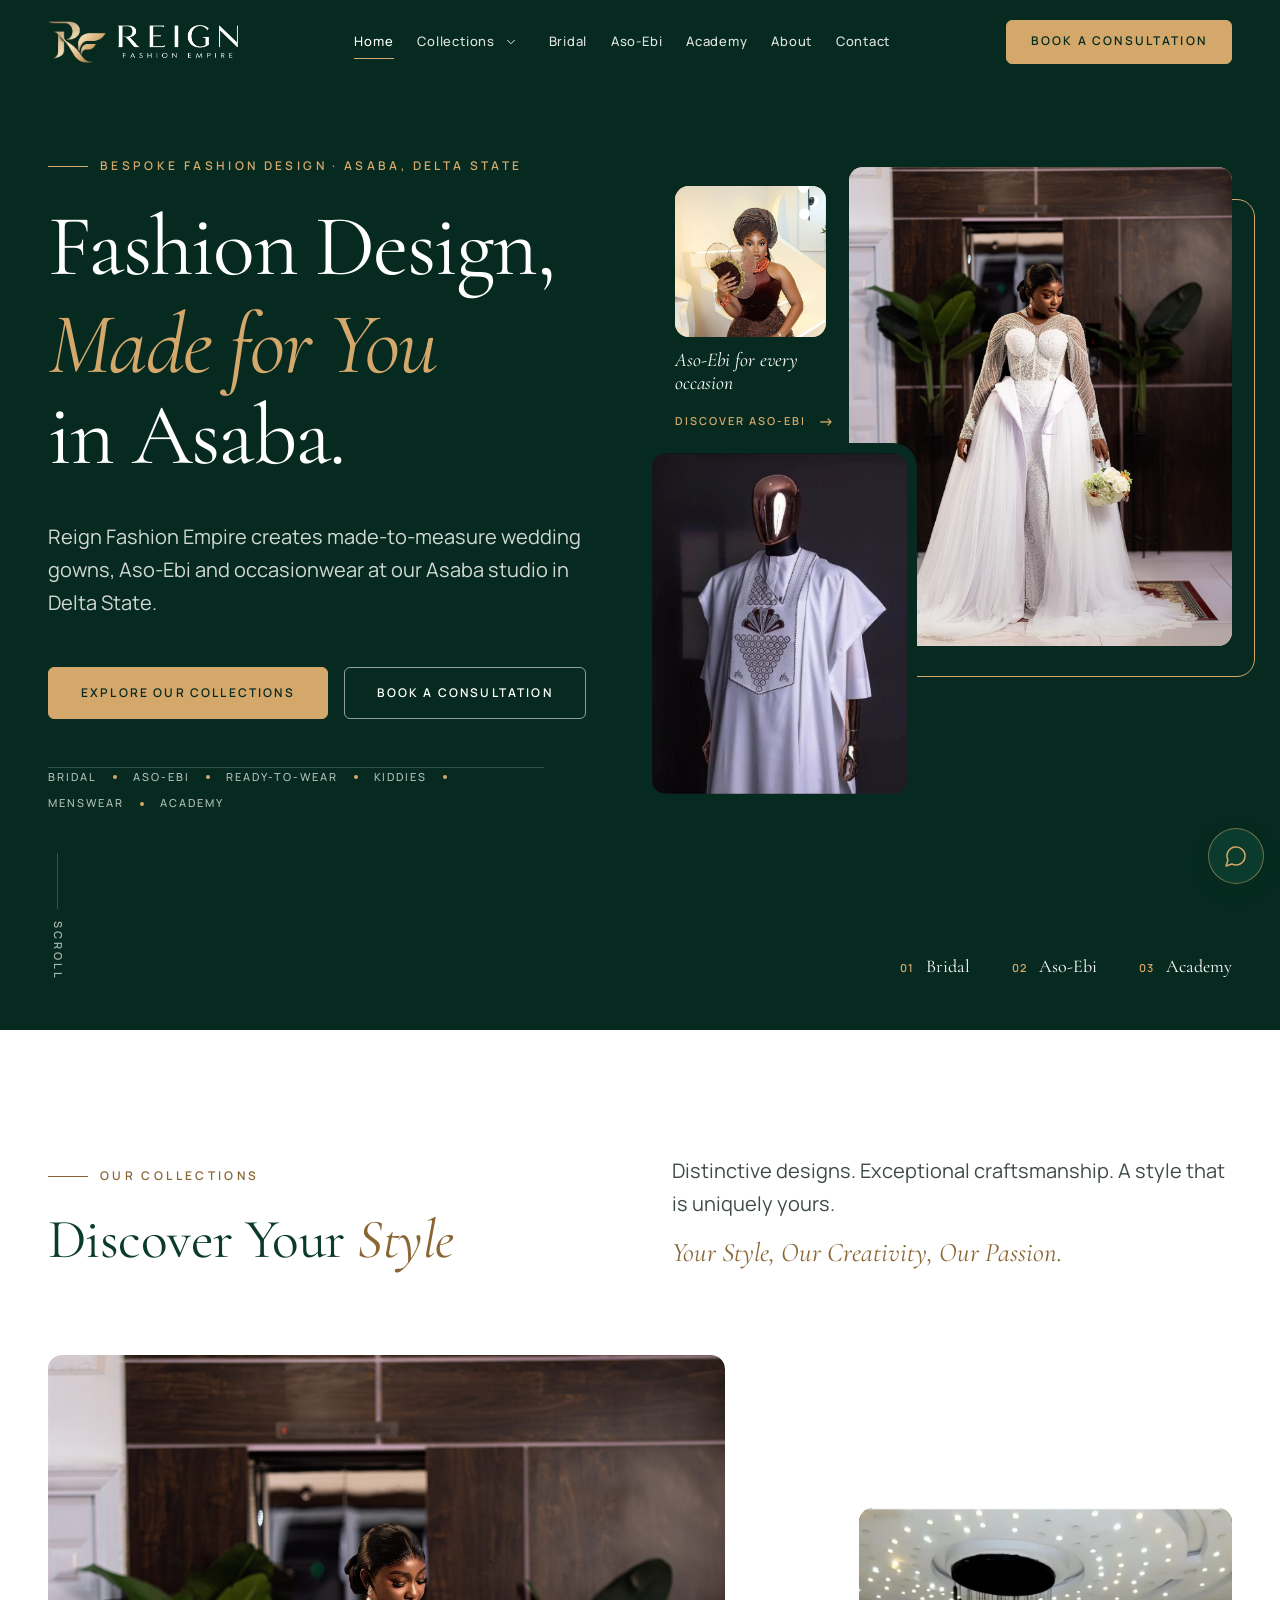
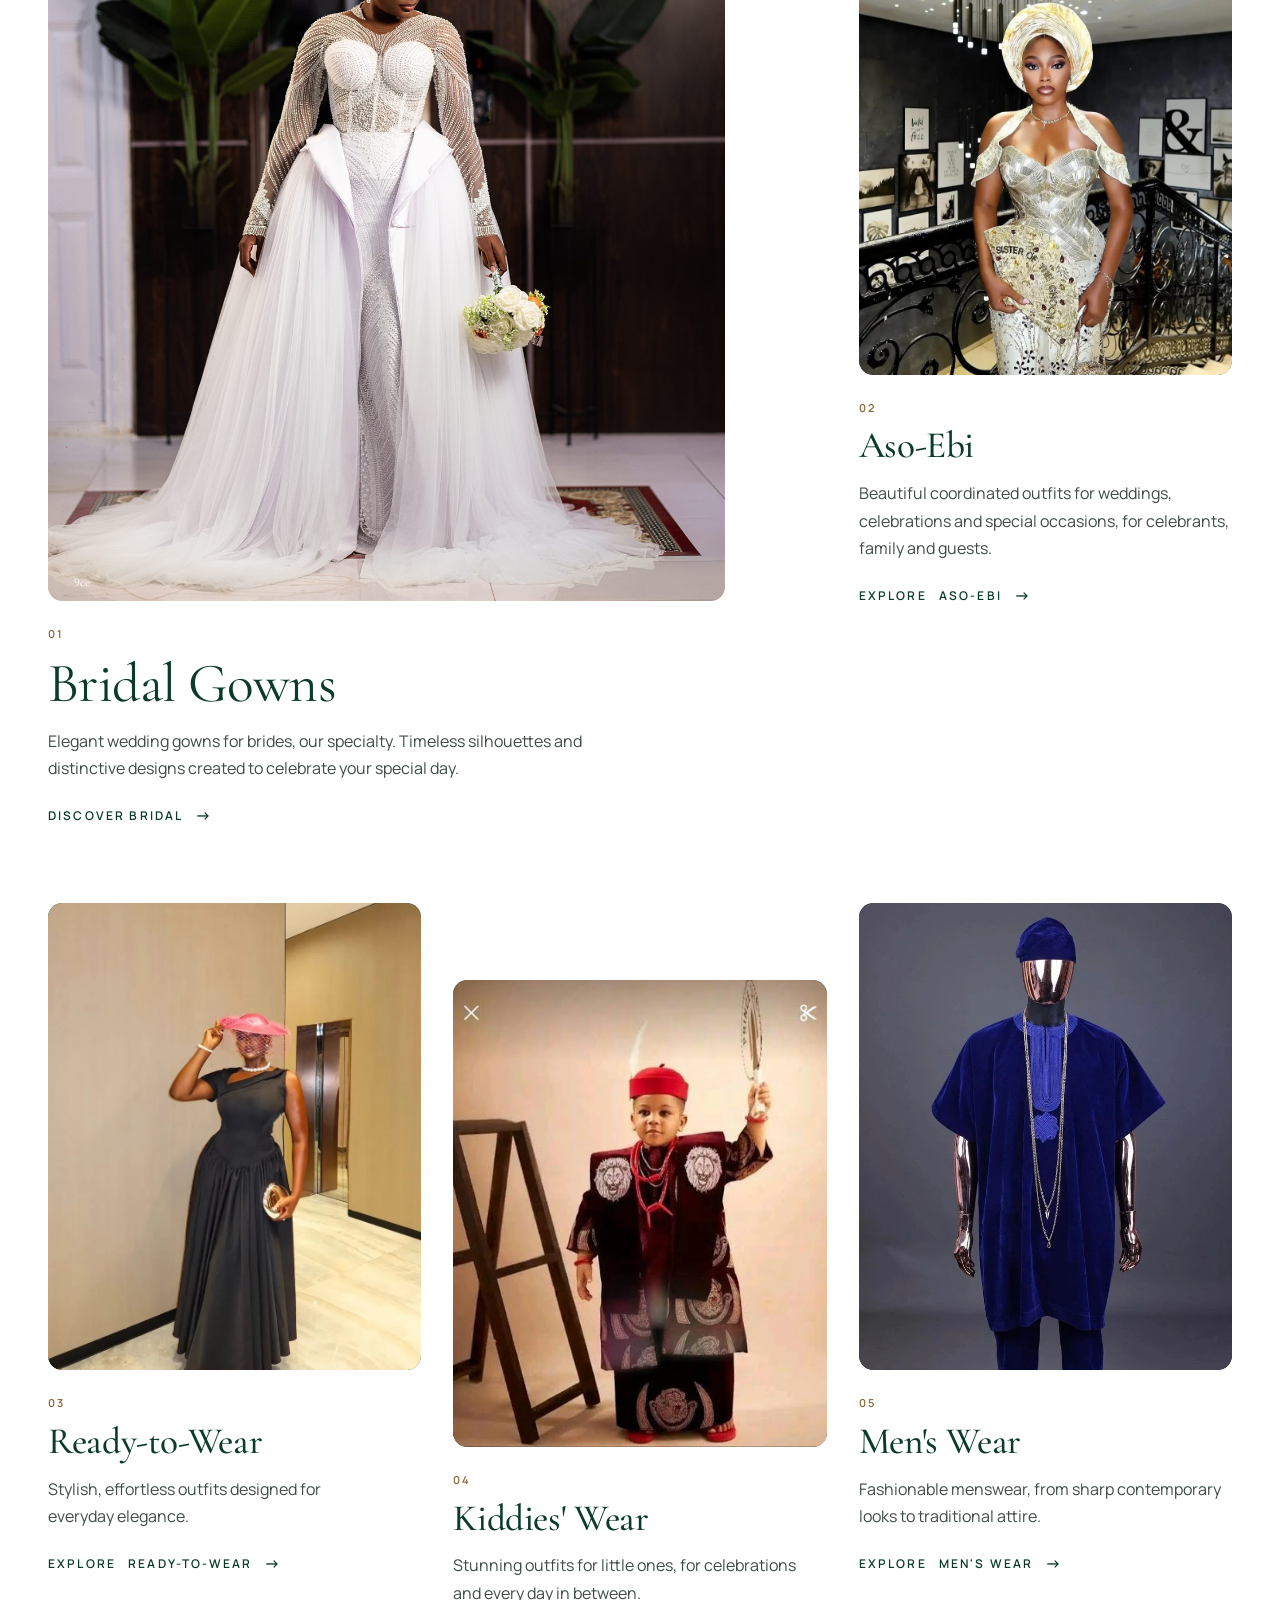
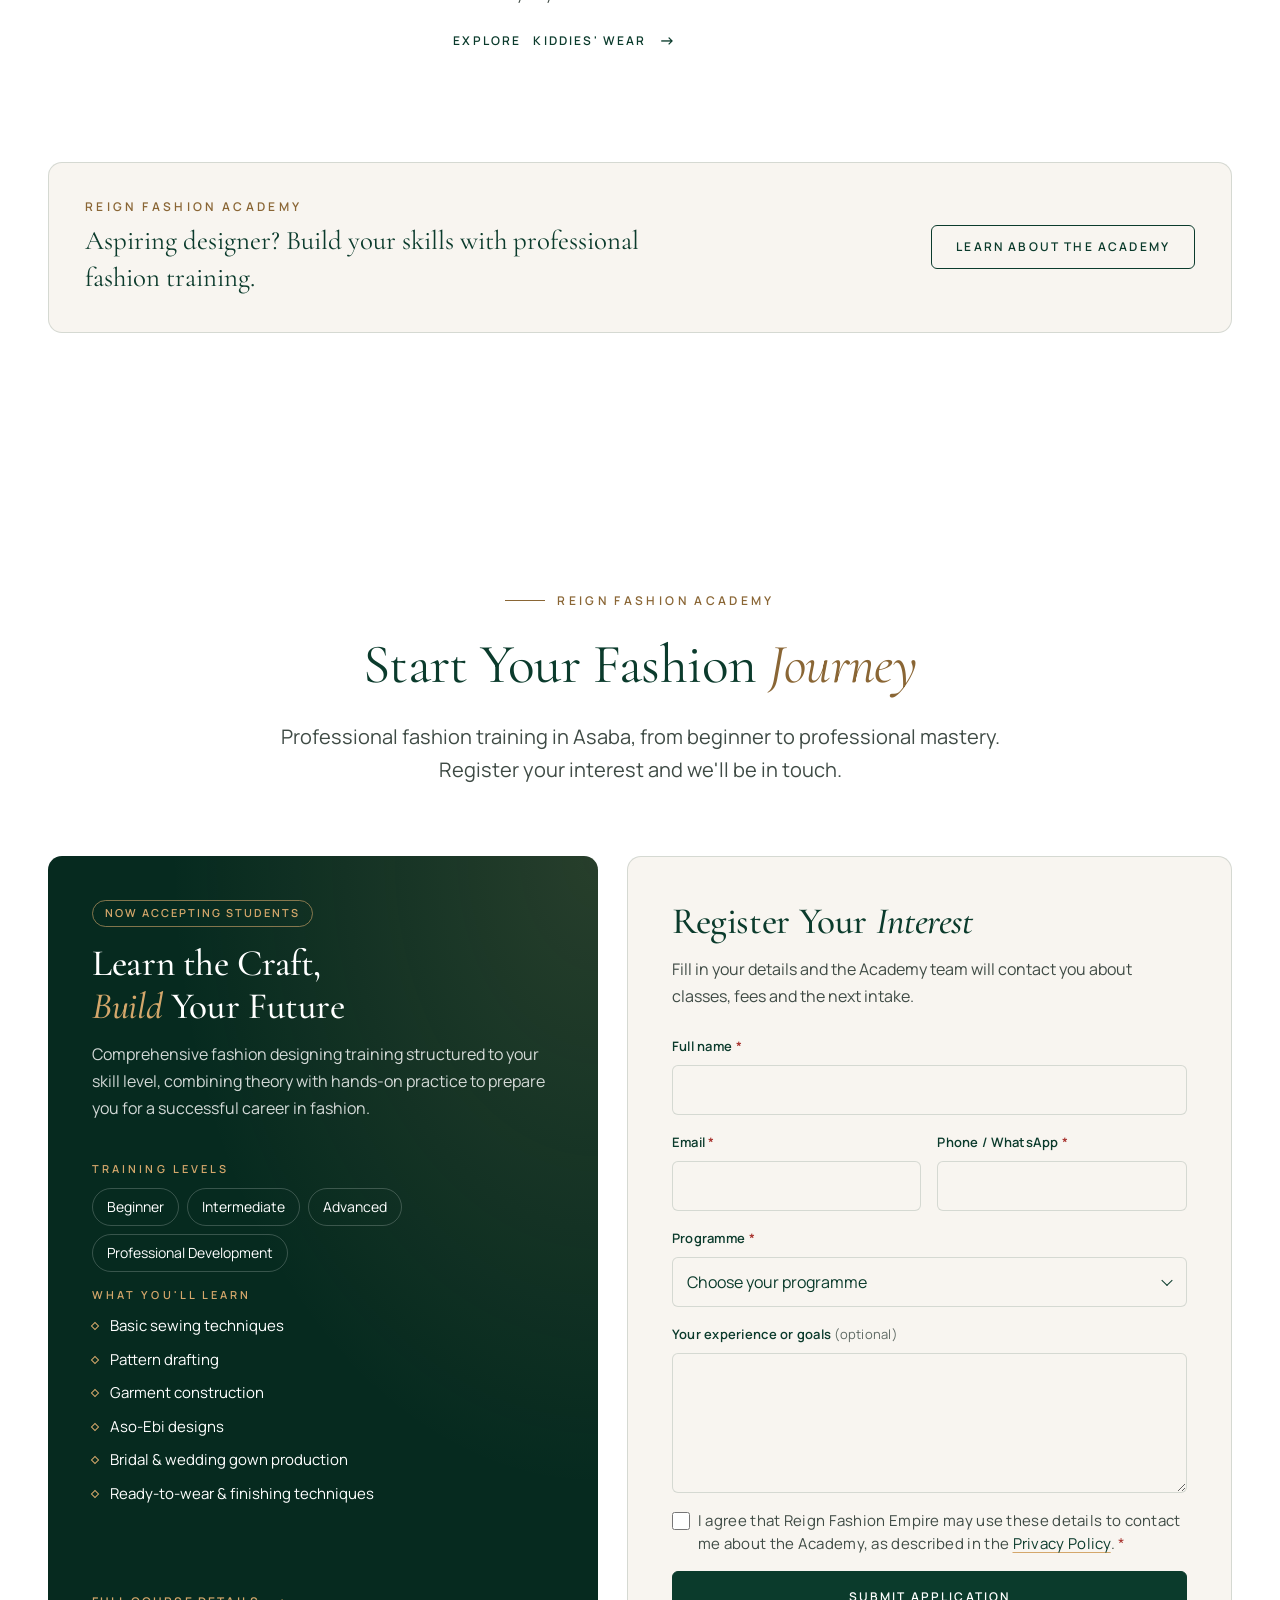
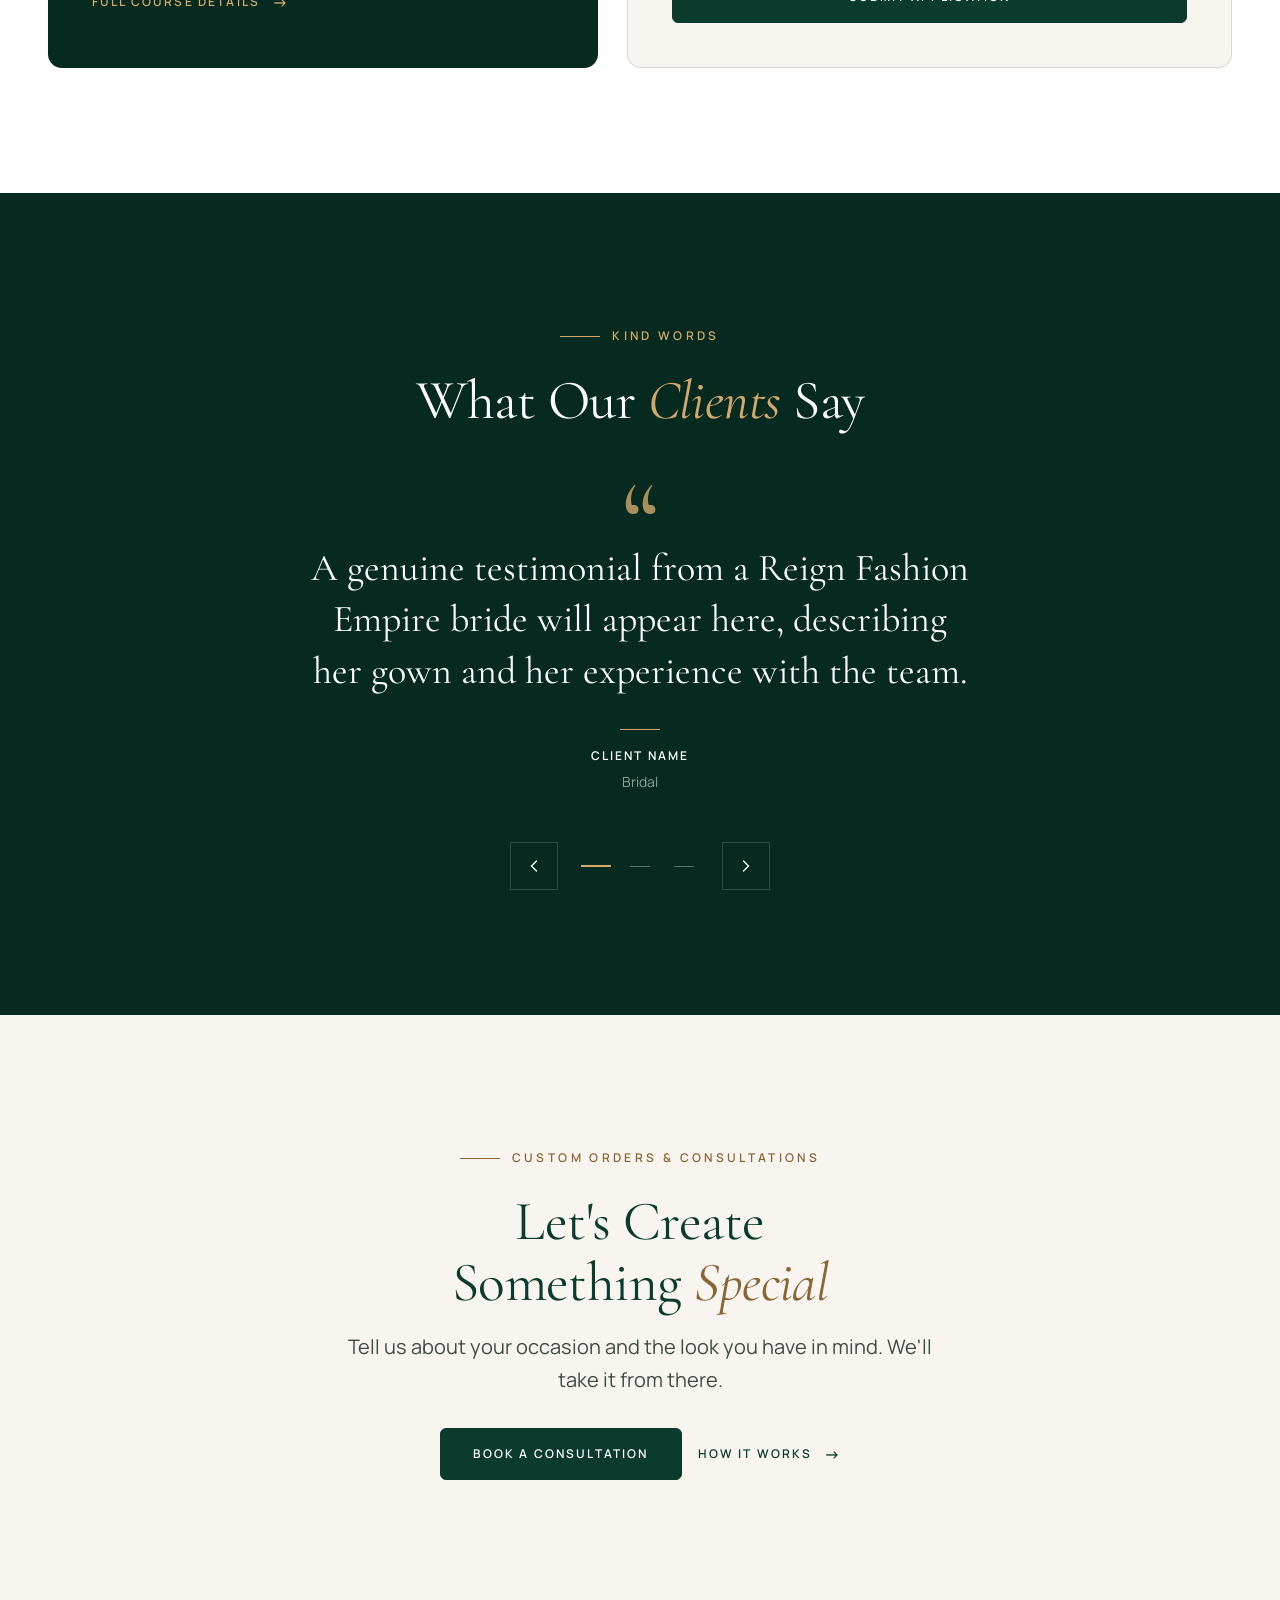
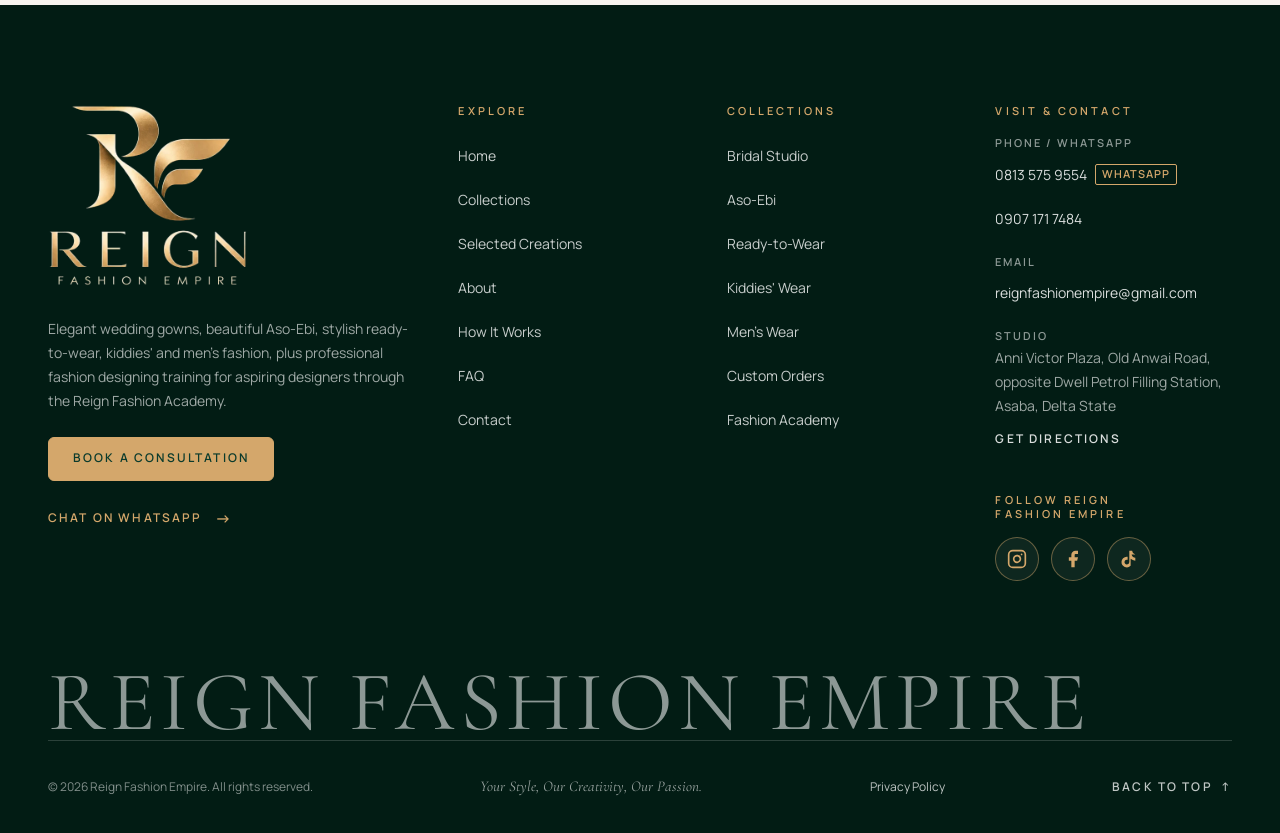
<file: index.html>
<!DOCTYPE html>
<html lang="en">
<head>
  <meta charset="UTF-8">
  <meta name="viewport" content="width=device-width, initial-scale=1">

  <title>Fashion Designer in Asaba | Reign Fashion Empire</title>
  <meta name="description" content="Reign Fashion Empire creates bespoke wedding gowns, Aso-Ebi and made-to-measure fashion in Asaba, Delta State. Explore our designs and book a consultation.">
  <meta name="keywords" content="Reignfashionempire, Reign Fashion Empire, Reign Fashion, fashion designing Asaba, fashion designer Delta State, wedding gowns Asaba, bridal dresses Asaba, Aso-Ebi styles Asaba, Nigerian fashion designer, bespoke fashion designing, Reign Fashion Academy">
  <meta name="theme-color" content="#062A1F">

  <!-- Flags JS support so entrance animations never hide content when JS is off -->
  <script>document.documentElement.classList.add('js');</script>

  <link rel="canonical" href="https://reignfashionempire.com/">

  <!-- Social sharing previews (WhatsApp, Facebook, X, LinkedIn) -->
  <meta property="og:type" content="website">
  <meta property="og:site_name" content="Reign Fashion Empire">
  <meta property="og:locale" content="en_NG">
  <meta property="og:title" content="Fashion Designer in Asaba | Reign Fashion Empire">
  <meta property="og:description" content="Reign Fashion Empire creates bespoke wedding gowns, Aso-Ebi and made-to-measure fashion in Asaba, Delta State. Explore our designs and book a consultation.">
  <meta property="og:url" content="https://reignfashionempire.com/">
  <meta property="og:image" content="https://reignfashionempire.com/assets/images/brand/og-image.jpg">
  <meta property="og:image:width" content="1200">
  <meta property="og:image:height" content="630">
  <meta property="og:image:alt" content="Reign Fashion Empire logo in gold on deep green">
  <meta name="twitter:card" content="summary_large_image">
  <meta name="twitter:title" content="Fashion Designer in Asaba | Reign Fashion Empire">
  <meta name="twitter:description" content="Reign Fashion Empire creates bespoke wedding gowns, Aso-Ebi and made-to-measure fashion in Asaba, Delta State. Explore our designs and book a consultation.">
  <meta name="twitter:image" content="https://reignfashionempire.com/assets/images/brand/og-image.jpg">

  <!-- STRUCTURED DATA (generated): business, academy and FAQ details -->
  <script type="application/ld+json">
  {
    "@context": "https://schema.org",
    "@type": "ClothingStore",
    "@id": "https://reignfashionempire.com/#business",
    "name": "Reign Fashion Empire",
    "alternateName": "Reignfashionempire",
    "url": "https://reignfashionempire.com/",
    "logo": "https://reignfashionempire.com/assets/images/brand/logo-full-gold.png",
    "image": "https://reignfashionempire.com/assets/images/brand/og-image.jpg",
    "description": "Reign Fashion Empire is a fashion design studio in Asaba, Delta State, creating bespoke wedding gowns, Aso-Ebi and made-to-measure fashion, with professional training at Reign Fashion Academy.",
    "slogan": "Your Style, Our Creativity, Our Passion.",
    "telephone": "+2348135759554",
    "email": "reignfashionempire@gmail.com",
    "address": {
      "@type": "PostalAddress",
      "streetAddress": "Anni Victor Plaza, Old Anwai Road, opposite Dwell Petrol Filling Station",
      "addressLocality": "Asaba",
      "addressRegion": "Delta State",
      "addressCountry": "NG"
    },
    "areaServed": [
      {
        "@type": "City",
        "name": "Asaba"
      },
      {
        "@type": "AdministrativeArea",
        "name": "Delta State"
      }
    ],
    "department": {
      "@id": "https://reignfashionempire.com/academy#organization"
    },
    "contactPoint": [
      {
        "@type": "ContactPoint",
        "telephone": "+2348135759554",
        "contactType": "customer service",
        "availableLanguage": "English"
      },
      {
        "@type": "ContactPoint",
        "telephone": "+2349071717484",
        "contactType": "customer service",
        "availableLanguage": "English"
      }
    ],
    "sameAs": [
      "https://www.instagram.com/reign_fashion_empire/",
      "https://www.facebook.com/Reign-Fashion-Empire",
      "https://www.tiktok.com/@reignfashionacademy"
    ]
  }
  </script>
  <!-- /STRUCTURED DATA -->

  <!-- Icons: gold RF monogram on brand green (generated from the logo) -->
  <link rel="icon" href="assets/favicon-48.png" type="image/png" sizes="48x48">
  <link rel="apple-touch-icon" href="assets/apple-touch-icon.png">

  <!-- Fonts -->
  <link rel="preconnect" href="https://fonts.googleapis.com">
  <link rel="preconnect" href="https://fonts.gstatic.com" crossorigin>
  <!-- Fonts load without blocking the page; text shows in a fallback font first -->
  <link rel="preload" as="style" href="https://fonts.googleapis.com/css2?family=Cormorant+Garamond:ital,wght@0,400;0,500;0,600;1,400;1,500&family=Manrope:wght@300;400;500;600&display=swap" onload="this.onload=null;this.rel='stylesheet'">
  <noscript><link rel="stylesheet" href="https://fonts.googleapis.com/css2?family=Cormorant+Garamond:ital,wght@0,400;0,500;0,600;1,400;1,500&family=Manrope:wght@300;400;500;600&display=swap"></noscript>

  <link rel="stylesheet" href="css/style.css">

</head>
<body data-page="home">

  <!-- LAYOUT:TOP (generated by tools/build-layout.js: edit there, not here) -->
  <a class="skip-link" href="#main">Skip to main content</a>

  <header class="site-header" id="site-header">
    <div class="container header-inner">
      <a href="./" class="wordmark brand">
        <span class="brand__mark" aria-hidden="true"></span>
        <span class="brand__word" aria-hidden="true"></span>
        <span class="visually-hidden">Reign Fashion Empire, home</span>
      </a>

      <nav class="primary-nav" aria-label="Primary">
        <ul class="nav-list">
          <li><a href="./" class="nav-link is-active" aria-current="page">Home</a></li>
          <li class="nav-item has-sub">
            <a href="collections" class="nav-link">Collections</a>
            <button type="button" class="nav-sub-toggle" aria-expanded="false" aria-controls="sub-collections" aria-label="Show collections menu"><svg class="icon icon--chevron" viewBox="0 0 24 24" aria-hidden="true" focusable="false"><path d="m6 9 6 6 6-6"/></svg></button>
            <ul class="nav-sub" id="sub-collections">
              <li><a href="women" class="nav-sub-link">Women's Collection</a></li>
              <li><a href="men" class="nav-sub-link">Men's Collection</a></li>
              <li><a href="kids" class="nav-sub-link">Kiddies' Collection</a></li>
              <li><a href="collections" class="nav-sub-link">All Collections</a></li>
            </ul>
          </li>
          <li><a href="bridal" class="nav-link">Bridal</a></li>
          <li><a href="aso-ebi" class="nav-link">Aso-Ebi</a></li>
          <li><a href="academy" class="nav-link">Academy</a></li>
          <li><a href="about" class="nav-link">About</a></li>
          <li><a href="contact" class="nav-link">Contact</a></li>
        </ul>
      </nav>

      <a href="contact" class="btn btn--dark btn--sm header-cta">Book a Consultation</a>

      <button class="menu-toggle" id="menu-toggle" type="button"
              aria-expanded="false" aria-controls="mobile-menu" aria-label="Open menu">
        <span class="menu-toggle__bar"></span>
        <span class="menu-toggle__bar"></span>
      </button>
    </div>
  </header>

  <div class="mobile-menu" id="mobile-menu" role="dialog" aria-modal="true" aria-label="Site menu" hidden>
    <div class="mobile-menu__inner container">
      <nav aria-label="Mobile">
        <ul class="mobile-nav-list">
          <li><a href="./" class="mobile-nav-link is-active" aria-current="page">Home</a></li>
          <li><a href="collections" class="mobile-nav-link">Collections</a>
            <ul class="mobile-sub-list">
              <li><a href="women" class="mobile-sub-link">Women's Collection</a></li>
              <li><a href="men" class="mobile-sub-link">Men's Collection</a></li>
              <li><a href="kids" class="mobile-sub-link">Kiddies' Collection</a></li>
            </ul>
          </li>
          <li><a href="bridal" class="mobile-nav-link">Bridal</a></li>
          <li><a href="aso-ebi" class="mobile-nav-link">Aso-Ebi</a></li>
          <li><a href="academy" class="mobile-nav-link">Academy</a></li>
          <li><a href="about" class="mobile-nav-link">About</a></li>
          <li><a href="contact" class="mobile-nav-link">Contact</a></li>
        </ul>
      </nav>
      <div class="mobile-menu__footer">
        <a href="contact" class="btn btn--gold mobile-nav-link">Book a Consultation</a>
        <p class="mobile-menu__note">Bridal · Aso-Ebi · Ready-to-Wear · Academy</p>
      </div>
    </div>
  </div>
  <!-- /LAYOUT:TOP -->

  <main id="main">

    <!-- ============================================================
         HERO
         ============================================================ -->
    <section id="home" class="hero" aria-labelledby="hero-title">
      <div class="container hero__grid">

        <div class="hero__content">
          <p class="eyebrow hero-anim" style="--d: 100ms" data-edit="home-t1">Bespoke Fashion Design · Asaba, Delta State</p>

          <h1 id="hero-title" class="display hero__title">
            <span class="hero__line"><span class="hero-anim hero-anim--rise" style="--d: 200ms">Fashion Design,</span></span>
            <span class="hero__line"><span class="hero-anim hero-anim--rise" style="--d: 320ms"><em>Made for You</em> in Asaba.</span></span>
          </h1>

          <p class="lead hero__lead hero-anim" style="--d: 520ms" data-edit="home-t2">
            Reign Fashion Empire creates made-to-measure wedding gowns, Aso-Ebi and occasionwear
            at our Asaba studio in Delta State.
          </p>

          <div class="btn-row hero-anim" style="--d: 640ms">
            <a href="#collections" class="btn btn--dark" data-edit="home-t3">Explore Our Collections</a>
            <a href="contact" class="btn btn--outline" data-edit="home-t4">Book a Consultation</a>
          </div>

          <ul class="hero__tags hero-anim" style="--d: 760ms" aria-label="What we create">
            <li data-edit="home-t5">Bridal</li>
            <li data-edit="home-t6">Aso-Ebi</li>
            <li data-edit="home-t7">Ready-to-Wear</li>
            <li data-edit="home-t8">Kiddies</li>
            <li data-edit="home-t9">Menswear</li>
            <li data-edit="home-t10">Academy</li>
          </ul>
        </div>

        <!-- Editorial image composition.
             To use real photos, place an <img> inside each .img-slot, e.g.
             <img src="assets/images/hero-bridal.jpg" alt="…" width="1200" height="1500" fetchpriority="high">
             The placeholder label hides automatically once an <img> is present. -->
        <div class="hero__visual">
          <span class="hero__frame" aria-hidden="true"></span>

          <!-- IMAGE SLOT: hero-bridal — assets/images/bridal/gown-pearl-mermaid-veil.webp (owner photo) (portrait 4:5, min. 1200×1500)
               Lead image: wedding gowns are the brand's specialty. -->
          <figure class="hero__img hero__img--main">
            <div class="img-slot img-slot--warm ratio-portrait hero-reveal" style="--d: 300ms"
                 data-label="Hero · Bridal gown · 4:5"><img src="assets/images/bridal/bridal-pearl-mermaid-overskirt.jpg" alt="Reign Fashion Empire bridal: long-sleeve pearl-beaded mermaid gown with a sheer corset bodice and a detachable tulle overskirt with satin lapels" width="1200" height="1500" fetchpriority="high" decoding="async" style="object-position: 50% 20%" data-edit="home-img1"></div>
          </figure>

          <!-- IMAGE SLOT: hero-men — assets/images/men/men-white-agbada.webp (owner photo) (portrait 3:4, min. 900×1200) -->
          <figure class="hero__img hero__img--overlap">
            <div class="img-slot img-slot--dark hero-reveal" style="--d: 500ms; aspect-ratio: 3 / 4"
                 data-label="Hero · Men's wear · 3:4"><img src="assets/images/men/men-white-agbada.webp" alt="Reign Fashion Empire menswear: white agbada with an ornate embroidered front panel" width="735" height="916" loading="lazy" decoding="async" style="object-position: 50% 22%" data-edit="home-img2"></div>
          </figure>

          <!-- IMAGE SLOT: hero-aso-ebi — assets/images/aso-ebi/aso-ebi-champagne-rose.jpg (square 1:1) -->
          <figure class="hero__img hero__img--small">
            <div class="img-slot img-slot--warm ratio-square hero-reveal" style="--d: 700ms"
                 data-label="Hero · Aso‑Ebi · 1:1"><img src="assets/images/aso-ebi/aso-ebi-chocolate-velvet-fan.jpg" alt="Reign Fashion Empire Aso-Ebi: chocolate velvet halter bodice with a beaded lace skirt, brown gele, coral beads and a beaded hand fan" width="1066" height="1600" decoding="async" style="object-position: 50% 30%" data-edit="home-img3"></div>
            <figcaption class="hero__caption hero-anim" style="--d: 1000ms">
              <span class="hero__caption-kicker">Aso-Ebi for every occasion</span>
              <a href="aso-ebi" class="link-arrow" data-edit="home-t11">Discover Aso-Ebi</a>
            </figcaption>
          </figure>
        </div>
      </div>

      <div class="container hero__foot">
        <a href="#collections" class="scroll-cue" aria-label="Scroll to collections">
          <span class="scroll-cue__line" aria-hidden="true"></span>
          <span class="scroll-cue__text">Scroll</span>
        </a>
        <nav class="hero__index" aria-label="Collections shortcuts">
          <a href="bridal"><span>01</span> Bridal</a>
          <a href="#aso-ebi"><span>02</span> Aso-Ebi</a>
          <a href="academy"><span>03</span> Academy</a>
        </nav>
      </div>
    </section>

    <!-- ============================================================
         COLLECTIONS
         Each "Explore" link points to the gallery and carries a
         data-gallery-filter value; the gallery (built later) uses it
         to pre-select the matching category.
         ============================================================ -->
    <section id="collections" class="section section--white collections" aria-labelledby="collections-title">
      <div class="container">

        <header class="collections__head">
          <div>
            <p class="eyebrow reveal" data-edit="collections-t1">Our Collections</p>
            <h2 id="collections-title" class="h2 reveal" style="--d: 80ms" data-edit="collections-t11">Discover Your <em>Style</em></h2>
          </div>
          <div class="collections__intro reveal" style="--d: 160ms">
            <p class="lead" data-edit="collections-t2">Distinctive designs. Exceptional craftsmanship. A style that is uniquely yours.</p>
            <p class="collections__motto" data-edit="collections-t3">Your Style, Our Creativity, Our Passion.</p>
          </div>
        </header>

        <div class="collections__grid">

          <!-- 01 — Bridal (feature panel) -->
          <article class="collection collection--feature reveal" aria-labelledby="col-bridal-title">
            <div class="collection__media">
              <!-- IMAGE SLOT: collection-bridal — assets/images/bridal/gown-crystal-cape.webp (owner photo) (portrait 4:5, min. 1400×1750) -->
              <div class="img-slot img-slot--warm" data-label="Collection · Wedding gowns · 4:5"><img src="assets/images/bridal/bridal-pearl-mermaid-overskirt.jpg" alt="Reign Fashion Empire bridal: long-sleeve pearl-beaded mermaid gown with a sheer corset bodice and a detachable tulle overskirt with satin lapels" width="1200" height="1500" loading="lazy" decoding="async" style="object-position: 50% 20%" data-edit="collections-img1"></div>
            </div>
            <div class="collection__body">
              <span class="collection__index">01</span>
              <h3 id="col-bridal-title" class="collection__title" data-edit="collections-t12">Bridal Gowns</h3>
              <p class="collection__text" data-edit="collections-t4">
                Elegant wedding gowns for brides, our specialty. Timeless silhouettes and
                distinctive designs created to celebrate your special day.
              </p>
              <a href="bridal" class="link-arrow collection__link" data-edit="collections-t5">Discover Bridal</a>
            </div>
          </article>

          <!-- 02 — Aso-Ebi -->
          <article class="collection collection--offset reveal" style="--d: 120ms" id="aso-ebi" aria-labelledby="col-asoebi-title">
            <div class="collection__media">
              <!-- IMAGE SLOT: collection-aso-ebi — assets/images/aso-ebi/aso-ebi-emerald-corset.jpg (portrait 4:5) -->
              <div class="img-slot img-slot--wine" data-label="Collection · Aso‑Ebi · 4:5"><img src="assets/images/aso-ebi/aso-ebi-silver-sister-groom.jpg" alt="Reign Fashion Empire Aso-Ebi: silver and gold sculpted corset gown with off-shoulder straps, gold gele and a “Sister of the Groom” fan" width="961" height="1172" loading="lazy" decoding="async" style="object-position: 50% 14%" data-edit="collections-img2"></div>
            </div>
            <div class="collection__body">
              <span class="collection__index">02</span>
              <h3 id="col-asoebi-title" class="collection__title" data-edit="collections-t13">Aso-Ebi</h3>
              <p class="collection__text" data-edit="collections-t6">
                Beautiful coordinated outfits for weddings, celebrations and special
                occasions, for celebrants, family and guests.
              </p>
              <a href="aso-ebi" class="link-arrow collection__link" data-gallery-filter="aso-ebi">Explore <span class="collection__link-cat">Aso-Ebi</span></a>
            </div>
          </article>

          <!-- 03 — Ready-to-Wear -->
          <article class="collection reveal" id="ready-to-wear" aria-labelledby="col-rtw-title">
            <div class="collection__media">
              <!-- IMAGE SLOT: collection-ready-to-wear — assets/images/ready-to-wear/ready-to-wear-burgundy-jumpsuit.jpg (portrait 4:5) -->
              <div class="img-slot img-slot--wine" data-label="Collection · Ready-to-wear · 4:5"><img src="assets/images/ready-to-wear/ready-to-wear-black-gown-pink-hat.jpg" alt="Reign Fashion Empire ready-to-wear: black asymmetric drop-waist gown styled with a pink veiled hat and pearls" width="853" height="1068" loading="lazy" decoding="async" style="object-position: 50% 25%" data-edit="collections-img3"></div>
            </div>
            <div class="collection__body">
              <span class="collection__index">03</span>
              <h3 id="col-rtw-title" class="collection__title" data-edit="collections-t14">Ready-to-Wear</h3>
              <p class="collection__text" data-edit="collections-t7">Stylish, effortless outfits designed for everyday elegance.</p>
              <a href="collections?filter=ready-to-wear#gallery" class="link-arrow collection__link" data-gallery-filter="ready-to-wear">Explore <span class="collection__link-cat">Ready-to-Wear</span></a>
            </div>
          </article>

          <!-- 04 — Kiddies' Wear -->
          <article class="collection collection--offset-sm reveal" style="--d: 120ms" id="kids" aria-labelledby="col-kids-title">
            <div class="collection__media">
              <!-- IMAGE SLOT: collection-kids — assets/images/kids/kids-royal-isiagu.jpg (portrait 4:5) -->
              <div class="img-slot img-slot--wine" data-label="Collection · Kiddies' wear · 4:5"><img src="assets/images/kids/kids-royal-isiagu.jpg" alt="Reign Fashion Empire kiddies: Young boy in royal burgundy Isiagu outfit with red cap, coral beads and ceremonial fan" width="507" height="604" loading="lazy" decoding="async" style="object-position: 50% 15%" data-edit="collections-img4"></div>
            </div>
            <div class="collection__body">
              <span class="collection__index">04</span>
              <h3 id="col-kids-title" class="collection__title" data-edit="collections-t15">Kiddies' Wear</h3>
              <p class="collection__text" data-edit="collections-t8">Stunning outfits for little ones, for celebrations and every day in between.</p>
              <a href="kids" class="link-arrow collection__link">Explore <span class="collection__link-cat">Kiddies' Wear</span></a>
            </div>
          </article>

          <!-- 05 — Men's Wear -->
          <article class="collection reveal" style="--d: 240ms" id="men" aria-labelledby="col-men-title">
            <div class="collection__media">
              <!-- IMAGE SLOT: collection-men — assets/images/men/men-royal-velvet.webp (owner photo) (portrait 4:5, min. 900×1125) -->
              <div class="img-slot img-slot--dark" data-label="Collection · Men's wear · 4:5"><img src="assets/images/men/men-royal-velvet.webp" alt="Reign Fashion Empire menswear: royal blue velvet kaftan with an embroidered neckline and matching cap" width="735" height="909" loading="lazy" decoding="async" style="object-position: 50% 25%" data-edit="collections-img5"></div>
            </div>
            <div class="collection__body">
              <span class="collection__index">05</span>
              <h3 id="col-men-title" class="collection__title" data-edit="collections-t16">Men's Wear</h3>
              <p class="collection__text" data-edit="collections-t9">Fashionable menswear, from sharp contemporary looks to traditional attire.</p>
              <a href="men" class="link-arrow collection__link">Explore <span class="collection__link-cat">Men's Wear</span></a>
            </div>
          </article>

        </div>

        <!-- Academy teaser: full section follows in a later step -->
        <aside class="collections__academy reveal" aria-label="Reign Fashion Academy">
          <p class="collections__academy-text">
            <span class="collections__academy-kicker">Reign Fashion Academy</span>
            Aspiring designer? Build your skills with professional fashion training.
          </p>
          <a href="academy" class="btn btn--outline btn--sm" data-edit="collections-t10">Learn About the Academy</a>
        </aside>

      </div>
    </section>

    <!-- ============================================================
         ACADEMY REGISTRATION (home page)
         Left card: class advert. Right card: registration form, posted to
         api/academy-register.php and listed in admin/academy.php.
         ============================================================ -->
    <section id="academy-register" class="section section--white academy-reg" aria-labelledby="academy-reg-title">
      <div class="container">
        <header class="section-head section-head--center">
          <p class="eyebrow reveal" data-edit="academy-register-t1">Reign Fashion Academy</p>
          <h2 id="academy-reg-title" class="h2 reveal" style="--d: 80ms" data-edit="academy-register-t20">Start Your Fashion <em>Journey</em></h2>
          <p class="lead reveal" style="--d: 160ms" data-edit="academy-register-t2">Professional fashion training in Asaba, from beginner to professional mastery. Register your interest and we'll be in touch.</p>
        </header>

        <div class="academy-reg__grid">
          <!-- Card 1: advert -->
          <article class="reg-card reg-card--advert reveal" aria-labelledby="advert-title">
            <p class="reg-card__kicker" data-edit="academy-register-t3">Now accepting students</p>
            <h3 id="advert-title" class="reg-card__title" data-edit="academy-register-t21">Learn the Craft, <em>Build</em> Your Future</h3>
            <p class="reg-card__text" data-edit="academy-register-t4">Comprehensive fashion designing training structured to your skill level, combining theory with hands-on practice to prepare you for a successful career in fashion.</p>

            <h4 class="reg-card__label" data-edit="academy-register-t5">Training levels</h4>
            <ul class="reg-levels">
              <li data-edit="academy-register-t6">Beginner</li>
              <li data-edit="academy-register-t7">Intermediate</li>
              <li data-edit="academy-register-t8">Advanced</li>
              <li data-edit="academy-register-t9">Professional Development</li>
            </ul>

            <h4 class="reg-card__label" data-edit="academy-register-t10">What you'll learn</h4>
            <ul class="reg-topics">
              <li data-edit="academy-register-t11">Basic sewing techniques</li>
              <li data-edit="academy-register-t12">Pattern drafting</li>
              <li data-edit="academy-register-t13">Garment construction</li>
              <li data-edit="academy-register-t14">Aso-Ebi designs</li>
              <li data-edit="academy-register-t15">Bridal &amp; wedding gown production</li>
              <li data-edit="academy-register-t16">Ready-to-wear &amp; finishing techniques</li>
            </ul>

            <a href="academy" class="link-arrow reg-card__more" data-edit="academy-register-t17">Full Course Details</a>
          </article>

          <!-- Card 2: registration form -->
          <div class="reg-card reg-card--form reveal" style="--d: 120ms">
            <h3 class="reg-card__title" data-edit="academy-register-t18">Register Your <em>Interest</em></h3>
            <p class="reg-card__text" data-edit="academy-register-t19">Fill in your details and the Academy team will contact you about classes, fees and the next intake.</p>

            <form class="reg-form" id="academy-form" novalidate>
              <div class="field">
                <label for="a-name">Full name <span class="req" aria-hidden="true">*</span></label>
                <input id="a-name" name="name" type="text" autocomplete="name" required aria-describedby="a-name-err">
                <p class="field__error" id="a-name-err"></p>
              </div>
              <div class="reg-form__row">
                <div class="field">
                  <label for="a-email">Email <span class="req" aria-hidden="true">*</span></label>
                  <input id="a-email" name="email" type="email" autocomplete="email" inputmode="email" required aria-describedby="a-email-err">
                  <p class="field__error" id="a-email-err"></p>
                </div>
                <div class="field">
                  <label for="a-phone">Phone / WhatsApp <span class="req" aria-hidden="true">*</span></label>
                  <input id="a-phone" name="phone" type="tel" autocomplete="tel" inputmode="tel" required aria-describedby="a-phone-err">
                  <p class="field__error" id="a-phone-err"></p>
                </div>
              </div>
              <div class="field">
                <label for="a-level">Programme <span class="req" aria-hidden="true">*</span></label>
                <div class="select-wrap">
                  <select id="a-level" name="level" required aria-describedby="a-level-err">
                    <option value="">Choose your programme</option>
                    <option value="beginner" data-tuition-option="Beginners to Advanced (6 months)">Beginners to Advanced (6 months)</option>
                    <option value="intermediate" data-tuition-option="Upgrade: Intermediate &amp; Advanced (4 months)">Upgrade: Intermediate &amp; Advanced (4 months)</option>
                  </select>
                </div>
                <p class="field__error" id="a-level-err"></p>
              </div>
              <!-- Both programmes run Mon–Fri; the backend still records a schedule -->
              <input type="hidden" name="schedule" value="weekdays">
              <div class="field">
                <label for="a-experience">Your experience or goals <span class="field__optional">(optional)</span></label>
                <textarea id="a-experience" name="experience" rows="3" maxlength="1500"></textarea>
              </div>
              <div class="field field--consent">
                <label class="choice choice--consent">
                  <input type="checkbox" name="consent" value="yes" required aria-describedby="a-consent-err">
                  <span>I agree that Reign Fashion Empire may use these details to contact me about the Academy, as described in the <a href="privacy" target="_blank" rel="noopener">Privacy Policy</a>. <span class="req" aria-hidden="true">*</span></span>
                </label>
                <p class="field__error" id="a-consent-err"></p>
              </div>
              <div class="hp" aria-hidden="true">
                <label for="a-website">Leave this field empty</label>
                <input id="a-website" name="website" type="text" tabindex="-1" autocomplete="off">
              </div>
              <button type="submit" class="btn btn--dark reg-form__submit">Submit Application</button>
              <div class="form-status" id="academy-status" role="status" aria-live="polite" tabindex="-1" hidden></div>
            </form>
          </div>
        </div>
      </div>
    </section>

    <!-- ============================================================
         TESTIMONIALS
         DRAFT EXAMPLES ONLY — replace each slide with genuine client
         feedback shared with the client's permission. Do not add invented
         names, photos or star ratings.
         To add or remove a testimonial, copy or delete an <li> slide;
         the script builds the dots and counter automatically.
         ============================================================ -->
    <section id="testimonials" class="section section--dark testimonials on-dark" aria-labelledby="testimonials-title">
      <div class="container">

        <header class="section-head section-head--center">
          <p class="eyebrow reveal" data-edit="testimonials-t1">Kind Words</p>
          <h2 id="testimonials-title" class="h2 reveal" style="--d: 80ms" data-edit="testimonials-t2">What Our <em>Clients</em> Say</h2>
        </header>

        <div class="carousel reveal" style="--d: 160ms" aria-roledescription="carousel" aria-label="Client testimonials">
          <span class="testimonial__mark" aria-hidden="true">&ldquo;</span>

          <div class="carousel__viewport">
            <ul class="carousel__track" aria-live="polite">
              <li class="carousel__slide" aria-roledescription="slide" aria-label="1 of 3">
                <figure class="testimonial">
                  <blockquote class="testimonial__quote">
                    <p>A genuine testimonial from a Reign Fashion Empire bride will appear here, describing her gown and her experience with the team.</p>
                  </blockquote>
                  <figcaption class="testimonial__cite">
                    <span class="testimonial__name">Client name</span>
                    <span class="testimonial__meta">Bridal</span>
                  </figcaption>
                </figure>
              </li>
              <li class="carousel__slide" aria-roledescription="slide" aria-label="2 of 3">
                <figure class="testimonial">
                  <blockquote class="testimonial__quote">
                    <p>Feedback from an Aso-Ebi or occasion-wear client will appear here once it has been collected and approved for use.</p>
                  </blockquote>
                  <figcaption class="testimonial__cite">
                    <span class="testimonial__name">Client name</span>
                    <span class="testimonial__meta">Aso-Ebi</span>
                  </figcaption>
                </figure>
              </li>
              <li class="carousel__slide" aria-roledescription="slide" aria-label="3 of 3">
                <figure class="testimonial">
                  <blockquote class="testimonial__quote">
                    <p>Words from a Reign Fashion Empire Academy student about their training experience will appear here.</p>
                  </blockquote>
                  <figcaption class="testimonial__cite">
                    <span class="testimonial__name">Student name</span>
                    <span class="testimonial__meta">Academy</span>
                  </figcaption>
                </figure>
              </li>
            </ul>
          </div>

          <div class="carousel__controls">
            <button type="button" class="lightbox__btn carousel__btn" data-carousel="prev" aria-label="Previous testimonial">
              <svg viewBox="0 0 24 24" aria-hidden="true" focusable="false"><path d="m15 18-6-6 6-6"/></svg>
            </button>
            <div class="carousel__dots" role="group" aria-label="Choose a testimonial"></div>
            <button type="button" class="lightbox__btn carousel__btn" data-carousel="next" aria-label="Next testimonial">
              <svg viewBox="0 0 24 24" aria-hidden="true" focusable="false"><path d="m9 18 6-6-6-6"/></svg>
            </button>
          </div>
        </div>
      </div>
    </section>

    <!-- ============================================================
         GOOGLE REVIEWS
         Filled from the Google Business Profile by api/google-reviews.php
         (Google Places API; key in backend/config.php). Stays hidden until
         reviews load. Google returns up to 5 reviews.
         ============================================================ -->
    <section id="google-reviews" class="section reviews" aria-labelledby="reviews-title" data-google-reviews hidden>
      <div class="container">
        <header class="section-head section-head--center">
          <p class="eyebrow">Google Reviews</p>
          <h2 id="reviews-title" class="h2">Loved by Our <em>Clients</em></h2>
          <p class="reviews__summary" data-reviews-summary></p>
        </header>

        <div class="reviews__carousel" role="region" aria-roledescription="carousel" aria-label="Google reviews">
          <ul class="reviews__track" role="list" tabindex="0"></ul>
          <div class="reviews__controls" hidden>
            <button type="button" class="reviews__btn" data-reviews="prev" aria-label="Previous review">
              <svg viewBox="0 0 24 24" aria-hidden="true" focusable="false"><path d="m15 18-6-6 6-6"/></svg>
            </button>
            <div class="reviews__dots" role="group" aria-label="Choose a review"></div>
            <button type="button" class="reviews__btn" data-reviews="next" aria-label="Next review">
              <svg viewBox="0 0 24 24" aria-hidden="true" focusable="false"><path d="m9 18 6-6-6-6"/></svg>
            </button>
          </div>
        </div>

        <div class="btn-row reviews__actions">
          <a class="btn btn--dark" href="https://g.page/r/CQWysc0SiqdZEAI/review" data-reviews-write target="_blank" rel="noopener">Write a Review</a>
          <a class="link-arrow" href="https://maps.google.com/?cid=6460284003851284997" data-reviews-all target="_blank" rel="noopener">See All Reviews on Google</a>
        </div>
        <p class="reviews__source">Reviews from Google Maps</p>
      </div>
    </section>

    <!-- ============================================================
         IN MOTION: videos of clients wearing Reign Fashion Empire designs
         Filled from Admin → Videos (api/videos.php). Stays hidden until
         at least one video is published. Same section on collections.html.
         ============================================================ -->
    <section id="in-motion" class="section motion" aria-labelledby="motion-title" data-design-videos hidden>
      <div class="container">
        <header class="section-head section-head--center">
          <p class="eyebrow">In Motion</p>
          <h2 id="motion-title" class="h2">Our Designs, <em>Worn by Our Clients</em></h2>
          <p class="lead">See how every drape, bead and train moves. Real clients wearing Reign Fashion Empire on their big days.</p>
        </header>
        <ul class="motion__grid" role="list"></ul>
      </div>
    </section>

    <!-- ============================================================
         HOME CALL TO ACTION
         ============================================================ -->
    <section class="section home-cta" aria-labelledby="home-cta-title">
      <div class="container home-cta__inner">
        <p class="eyebrow reveal" data-edit="main-t1">Custom Orders &amp; Consultations</p>
        <h2 id="home-cta-title" class="h2 reveal" style="--d: 80ms" data-edit="main-t5">Let's Create Something <em>Special</em></h2>
        <p class="lead reveal" style="--d: 160ms" data-edit="main-t2">Tell us about your occasion and the look you have in mind. We'll take it from there.</p>
        <div class="btn-row reveal" style="--d: 240ms">
          <a href="contact" class="btn btn--dark" data-edit="main-t3">Book a Consultation</a>
          <a href="about" class="link-arrow" data-edit="main-t4">How It Works</a>
        </div>
      </div>
    </section>

    <!-- Floating WhatsApp shortcut (shown by script only when a number is configured) -->
    <a class="wa-float" data-whatsapp target="_blank" rel="noopener" aria-label="Chat with Reign Fashion Empire on WhatsApp" hidden>
      <svg class="icon" viewBox="0 0 24 24" aria-hidden="true" focusable="false"><path d="M7.9 20A9 9 0 1 0 4 16.1L2 22Z"/></svg>
    </a>

  </main>

  <!-- LAYOUT:FOOTER (generated by tools/build-layout.js from tools/layout/footer.html) -->
  <!-- ============================================================
       FOOTER
       Contact details and social links are filled from SITE_CONFIG in
       js/script.js. Privacy / terms links are intentionally omitted until
       those pages exist.
       ============================================================ -->
  <footer class="site-footer on-dark" aria-labelledby="footer-title">
    <h2 id="footer-title" class="visually-hidden">Reign Fashion Empire site footer</h2>
    <div class="container">

      <div class="footer__top">
        <div class="footer__brand">
          <!-- LOGO: full stacked logo in metallic gold, transparent background -->
          <a href="./" class="footer__logo">
            <picture>
              <source srcset="assets/images/brand/logo-full-gold.webp" type="image/webp">
              <img src="assets/images/brand/logo-full-gold.png" alt="Reign Fashion Empire, back to top"
                   width="480" height="438" loading="lazy" decoding="async">
            </picture>
          </a>
          <p class="footer__desc">
            Elegant wedding gowns, beautiful Aso-Ebi, stylish ready-to-wear, kiddies' and men's
            fashion, plus professional fashion designing training for aspiring designers through the Reign Fashion Academy.
          </p>
          <div class="btn-row">
            <a href="contact" class="btn btn--gold btn--sm">Book a Consultation</a>
            <a class="link-arrow footer__wa" data-whatsapp target="_blank" rel="noopener" hidden>Chat on WhatsApp</a>
          </div>
        </div>

        <nav class="footer__col" aria-label="Footer: explore">
          <h3 class="footer__heading">Explore</h3>
          <ul class="footer__links">
            <li><a href="./">Home</a></li>
            <li><a href="collections">Collections</a></li>
            <li><a href="collections#gallery">Selected Creations</a></li>
            <li><a href="about">About</a></li>
            <li><a href="about#process">How It Works</a></li>
            <li><a href="about#faq">FAQ</a></li>
            <li><a href="contact">Contact</a></li>
          </ul>
        </nav>

        <nav class="footer__col" aria-label="Footer: collections and services">
          <h3 class="footer__heading">Collections</h3>
          <ul class="footer__links">
            <li><a href="bridal">Bridal Studio</a></li>
            <li><a href="aso-ebi">Aso-Ebi</a></li>
            <li><a href="collections#ready-to-wear">Ready-to-Wear</a></li>
            <li><a href="collections#kids">Kiddies' Wear</a></li>
            <li><a href="collections#men">Men's Wear</a></li>
            <li><a href="collections#services">Custom Orders</a></li>
            <li><a href="academy">Fashion Academy</a></li>
          </ul>
        </nav>

        <div class="footer__col">
          <h3 class="footer__heading">Visit &amp; Contact</h3>
          <ul class="footer__contact">
            <li><span class="footer__label">Phone / WhatsApp</span><span data-contact="phone">To be confirmed</span></li>
            <li><span class="footer__label">Email</span><span data-contact="email">To be confirmed</span></li>
            <li><span class="footer__label">Studio</span><span data-contact="address">To be confirmed</span></li>
          </ul>
          <h3 class="footer__heading footer__heading--follow">Follow Reign Fashion Empire</h3>
          <ul class="social__list footer__social" data-contact="social">
            <li>
              <a href="https://www.instagram.com/reign_fashion_empire/" target="_blank" rel="noopener noreferrer" class="social-link social-link--instagram" aria-label="Instagram: @reign_fashion_empire (opens in a new tab)" title="Instagram: @reign_fashion_empire">
                <svg class="social-icon" viewBox="0 0 24 24" width="20" height="20" fill="none" stroke="currentColor" stroke-width="2" stroke-linecap="round" stroke-linejoin="round" aria-hidden="true" focusable="false"><rect width="20" height="20" x="2" y="2" rx="5" ry="5"/><path d="M16 11.37A4 4 0 1 1 12.63 8 4 4 0 0 1 16 11.37z"/><line x1="17.5" x2="17.51" y1="6.5" y2="6.5"/></svg>
                <span class="visually-hidden">Instagram</span>
              </a>
            </li>
            <li>
              <a href="https://www.facebook.com/Reign-Fashion-Empire" target="_blank" rel="noopener noreferrer" class="social-link social-link--facebook" aria-label="Facebook: @Reign-Fashion-Empire (opens in a new tab)" title="Facebook: @Reign-Fashion-Empire">
                <svg class="social-icon" viewBox="0 0 24 24" width="20" height="20" fill="currentColor" aria-hidden="true" focusable="false"><path d="M18 2h-3a5 5 0 0 0-5 5v3H7v4h3v8h4v-8h3l1-4h-4V7a1 1 0 0 1 1-1h3z"/></svg>
                <span class="visually-hidden">Facebook</span>
              </a>
            </li>
            <li>
              <a href="https://www.tiktok.com/@reignfashionacademy" target="_blank" rel="noopener noreferrer" class="social-link social-link--tiktok" aria-label="TikTok: @#Reign-Fashion-Academy Asaba (opens in a new tab)" title="TikTok: @#Reign-Fashion-Academy Asaba">
                <svg class="social-icon" viewBox="0 0 24 24" width="20" height="20" fill="currentColor" aria-hidden="true" focusable="false"><path d="M19.59 6.69a4.83 4.83 0 0 1-3.77-4.25V2h-3.45v13.67a2.89 2.89 0 0 1-5.2 1.74 2.89 2.89 0 0 1 2.31-4.64c.298-.002.595.042.88.13V9.4a6.33 6.33 0 0 0-1-.08A6.34 6.34 0 0 0 3 15.66a6.34 6.34 0 0 0 10.86 4.43c.03-.03.06-.06.09-.09V11.8a8.16 8.16 0 0 0 5.64 2.2V10.5a4.88 4.88 0 0 1-3-1.07 4.78 4.78 0 0 1-1.46-2.74h-.01z"/></svg>
                <span class="visually-hidden">TikTok</span>
              </a>
            </li>
          </ul>
        </div>
      </div>

      <p class="footer__mark" aria-hidden="true">REIGN FASHION EMPIRE</p>

      <div class="footer__bottom">
        <p>&copy; <span data-year>2026</span> Reign Fashion Empire. All rights reserved.</p>
        <p class="footer__motto">Your Style, Our Creativity, Our Passion.</p>
        <a href="privacy" class="footer__legal">Privacy Policy</a>
        <a href="#main" class="footer__top-link">Back to top <span aria-hidden="true">↑</span></a>
      </div>
    </div>
  </footer>
  <!-- /LAYOUT:FOOTER -->

  <script src="js/script.js" defer></script>
</body>
</html>
</file>
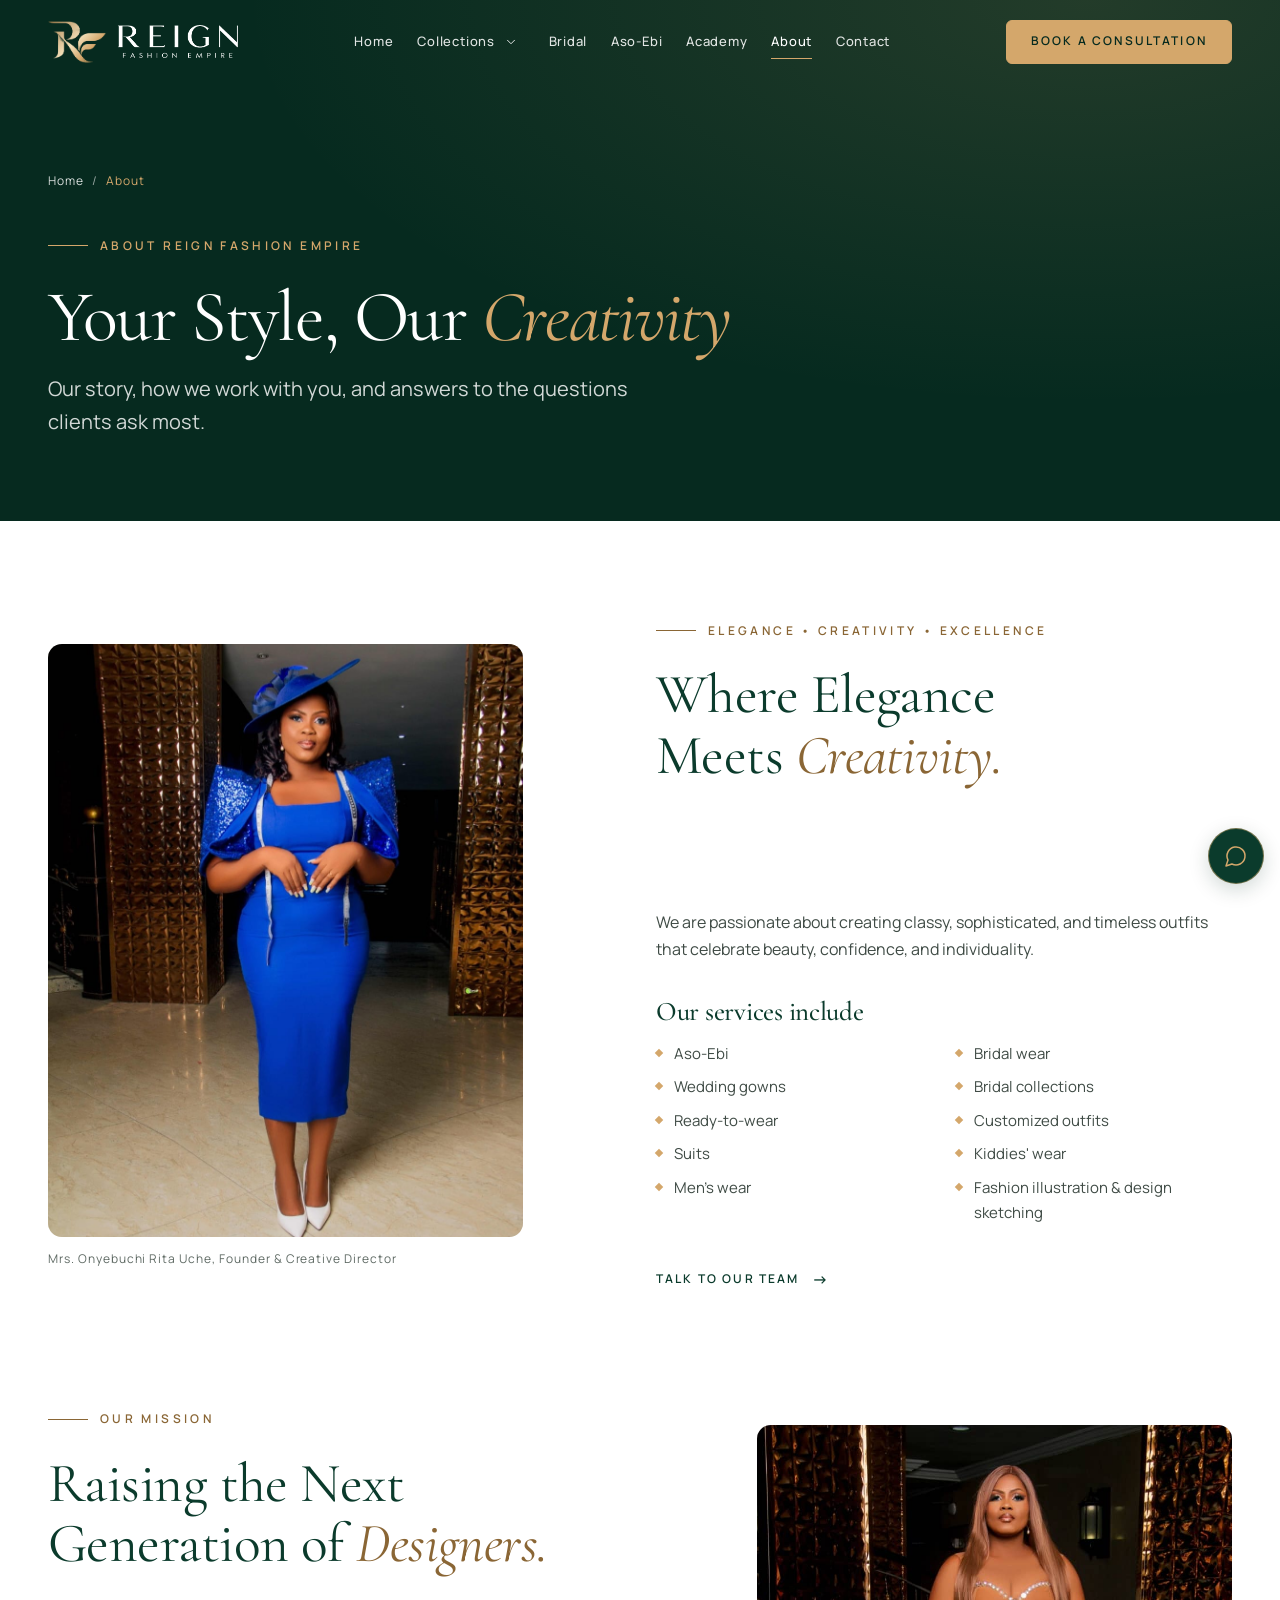
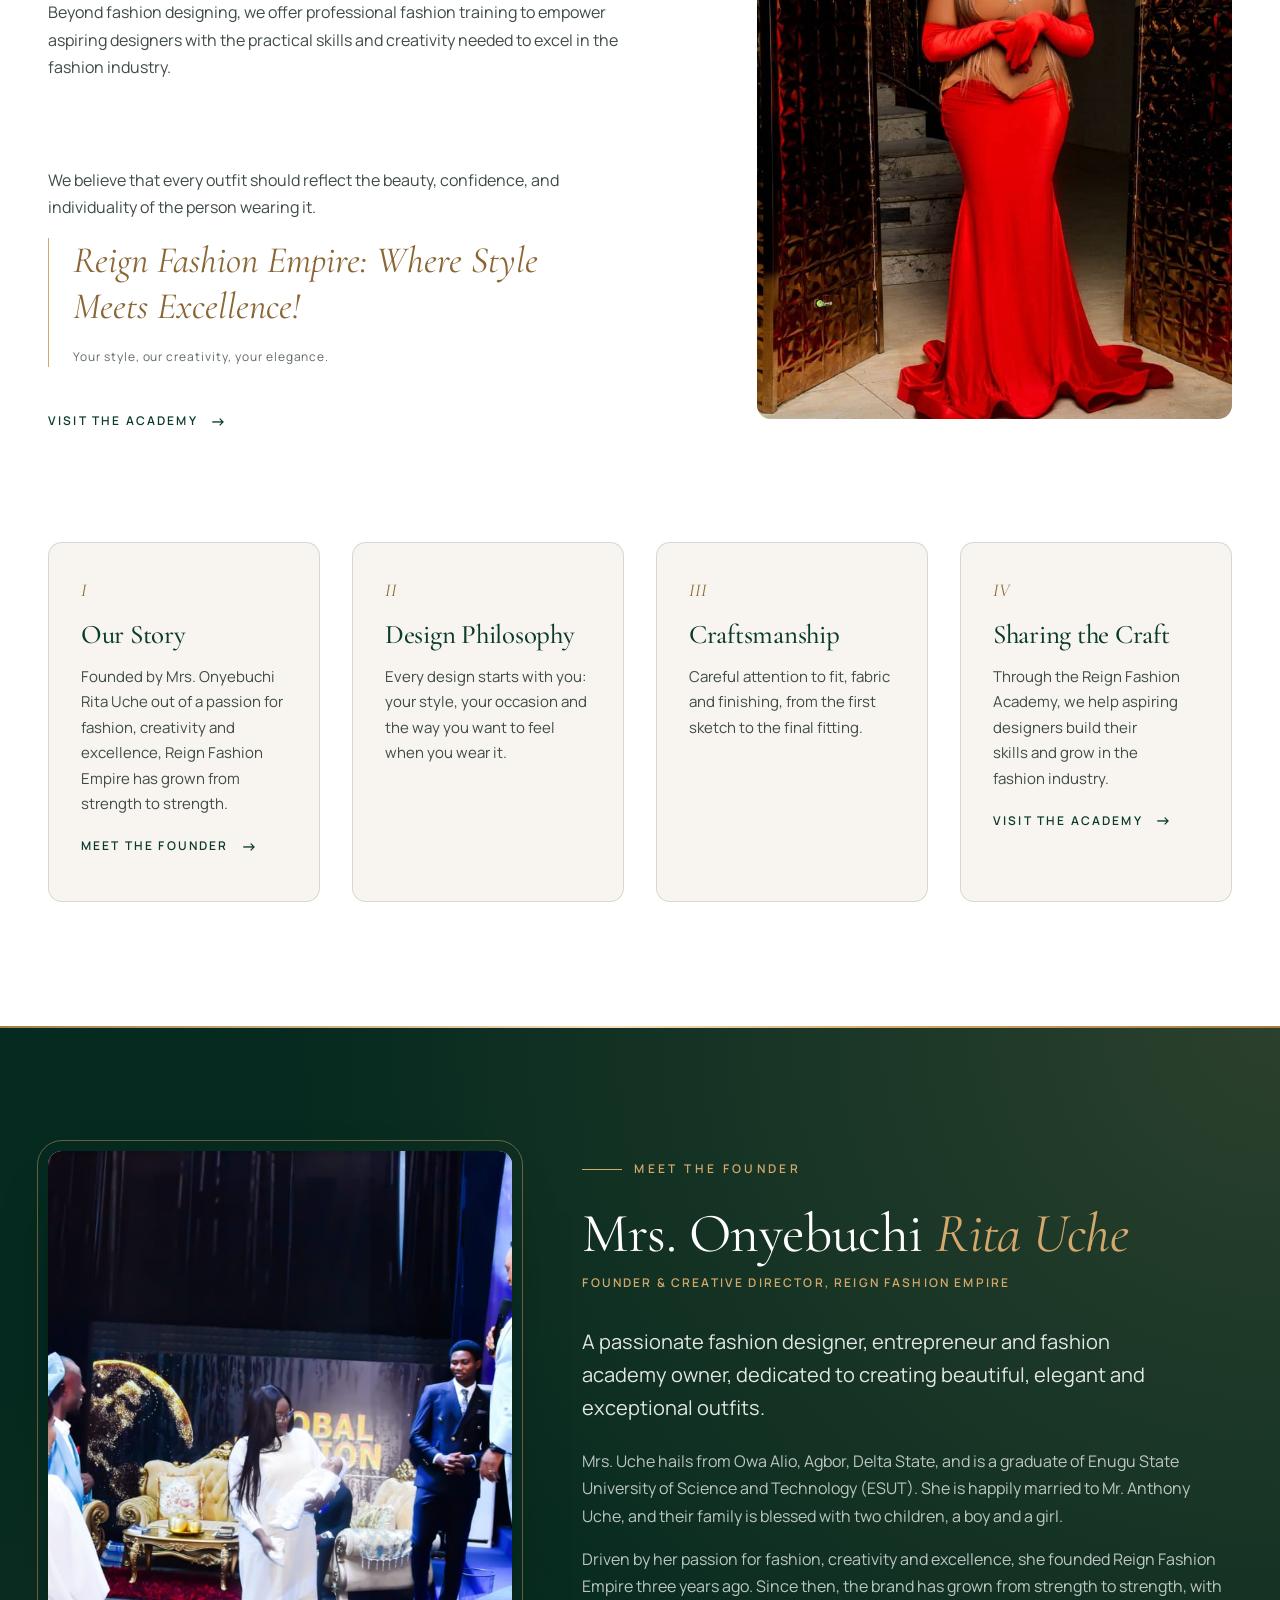
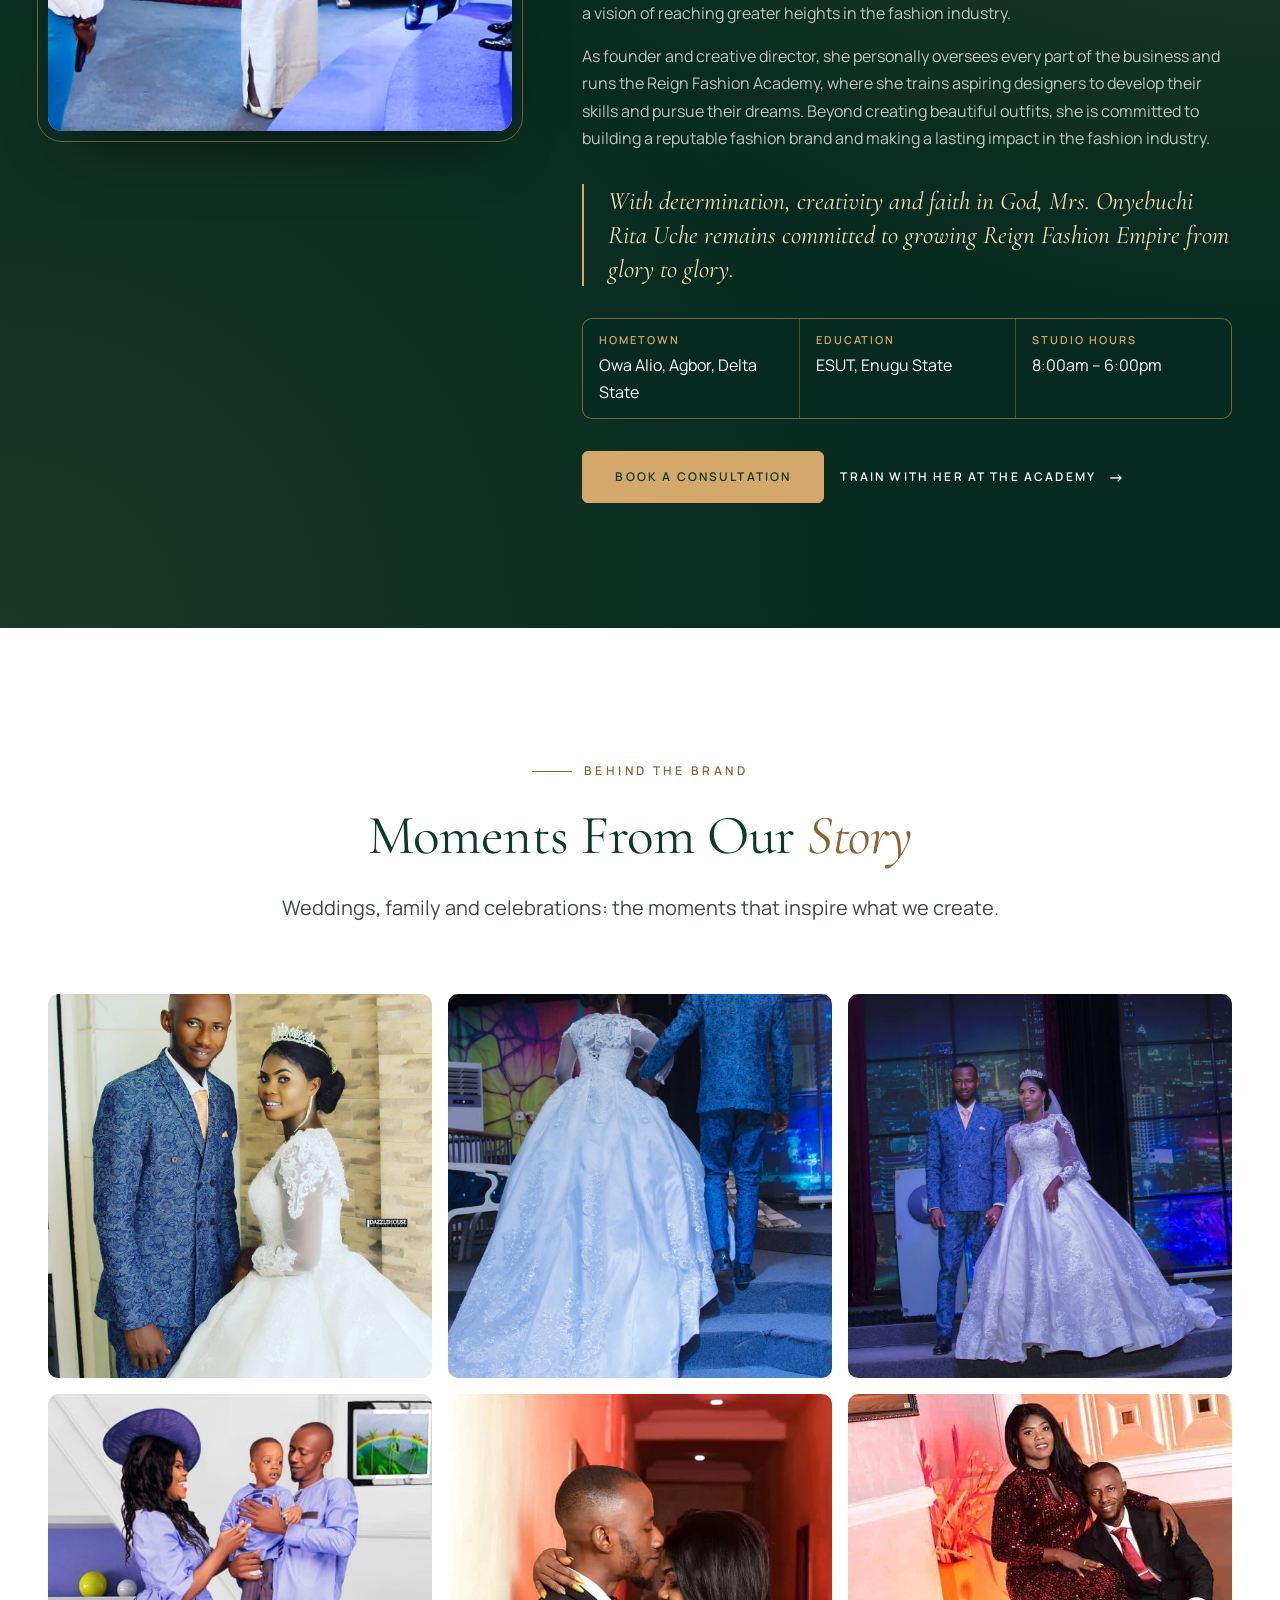
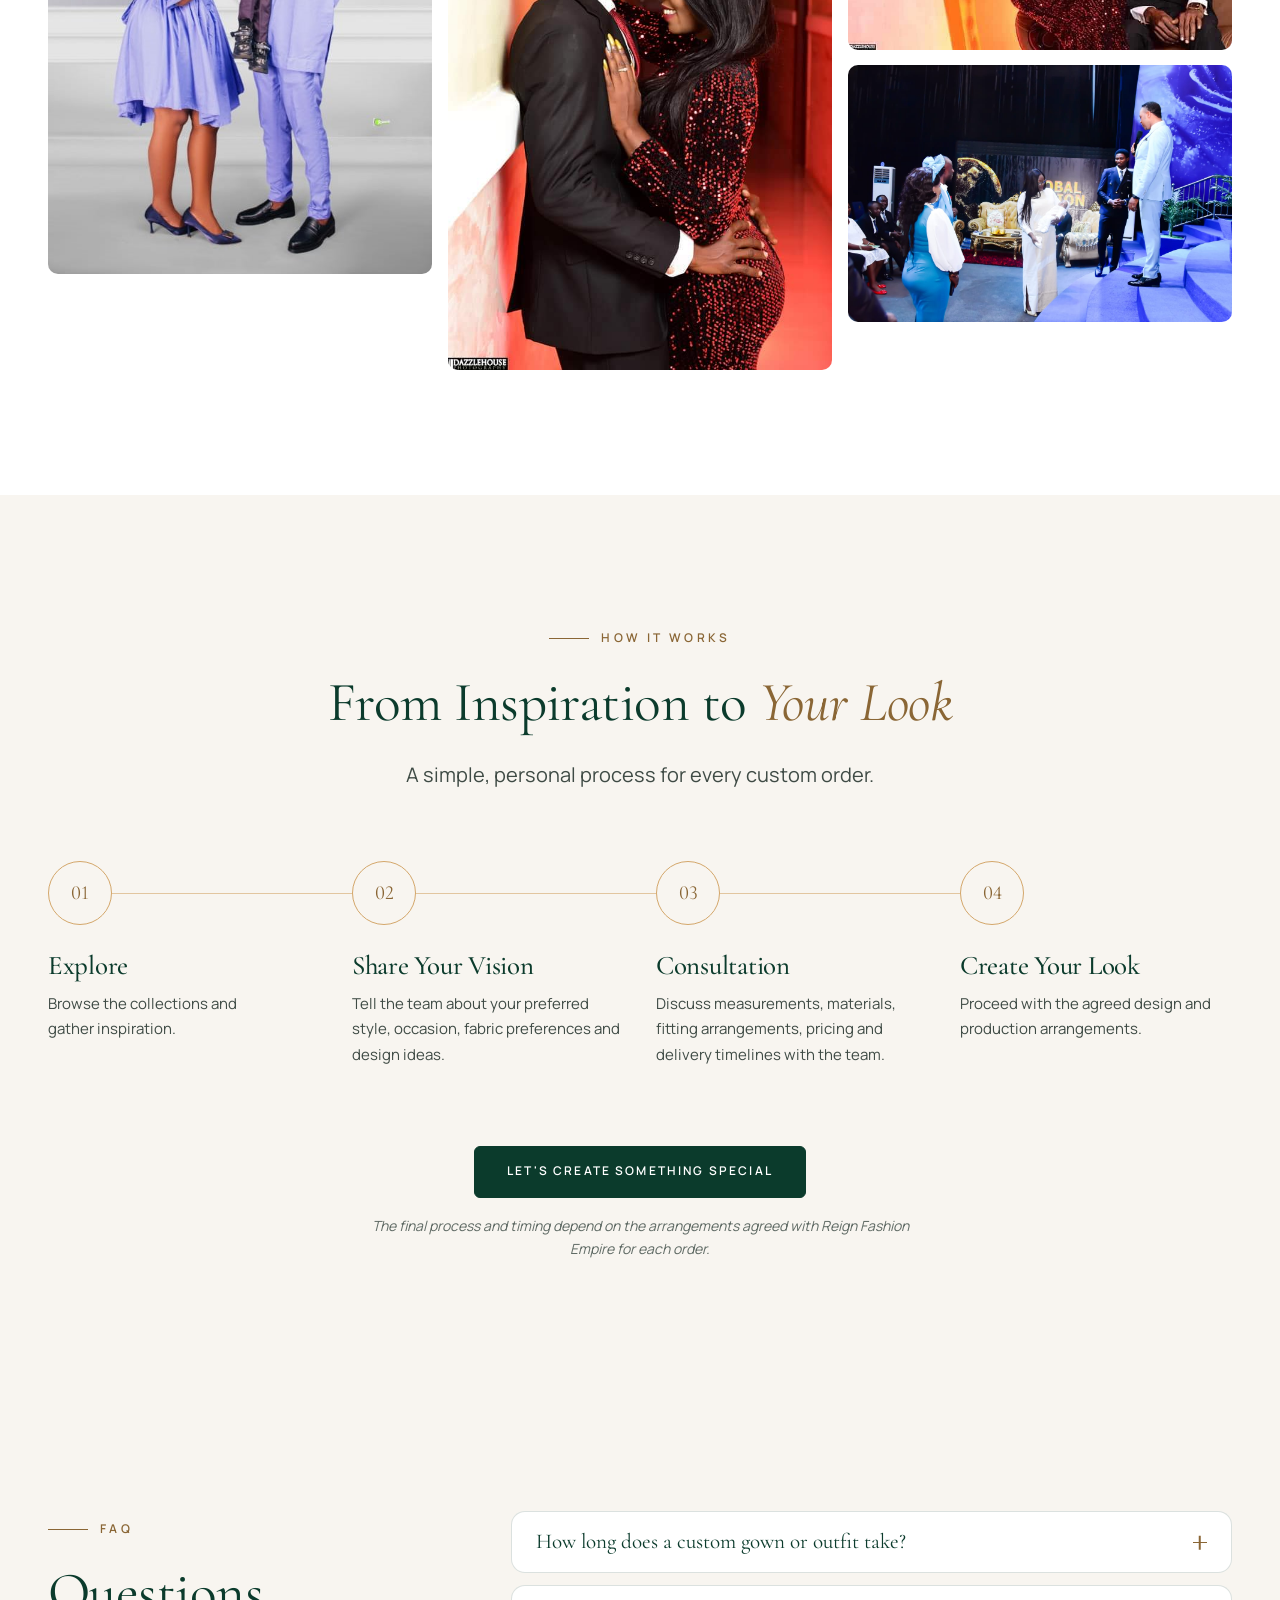
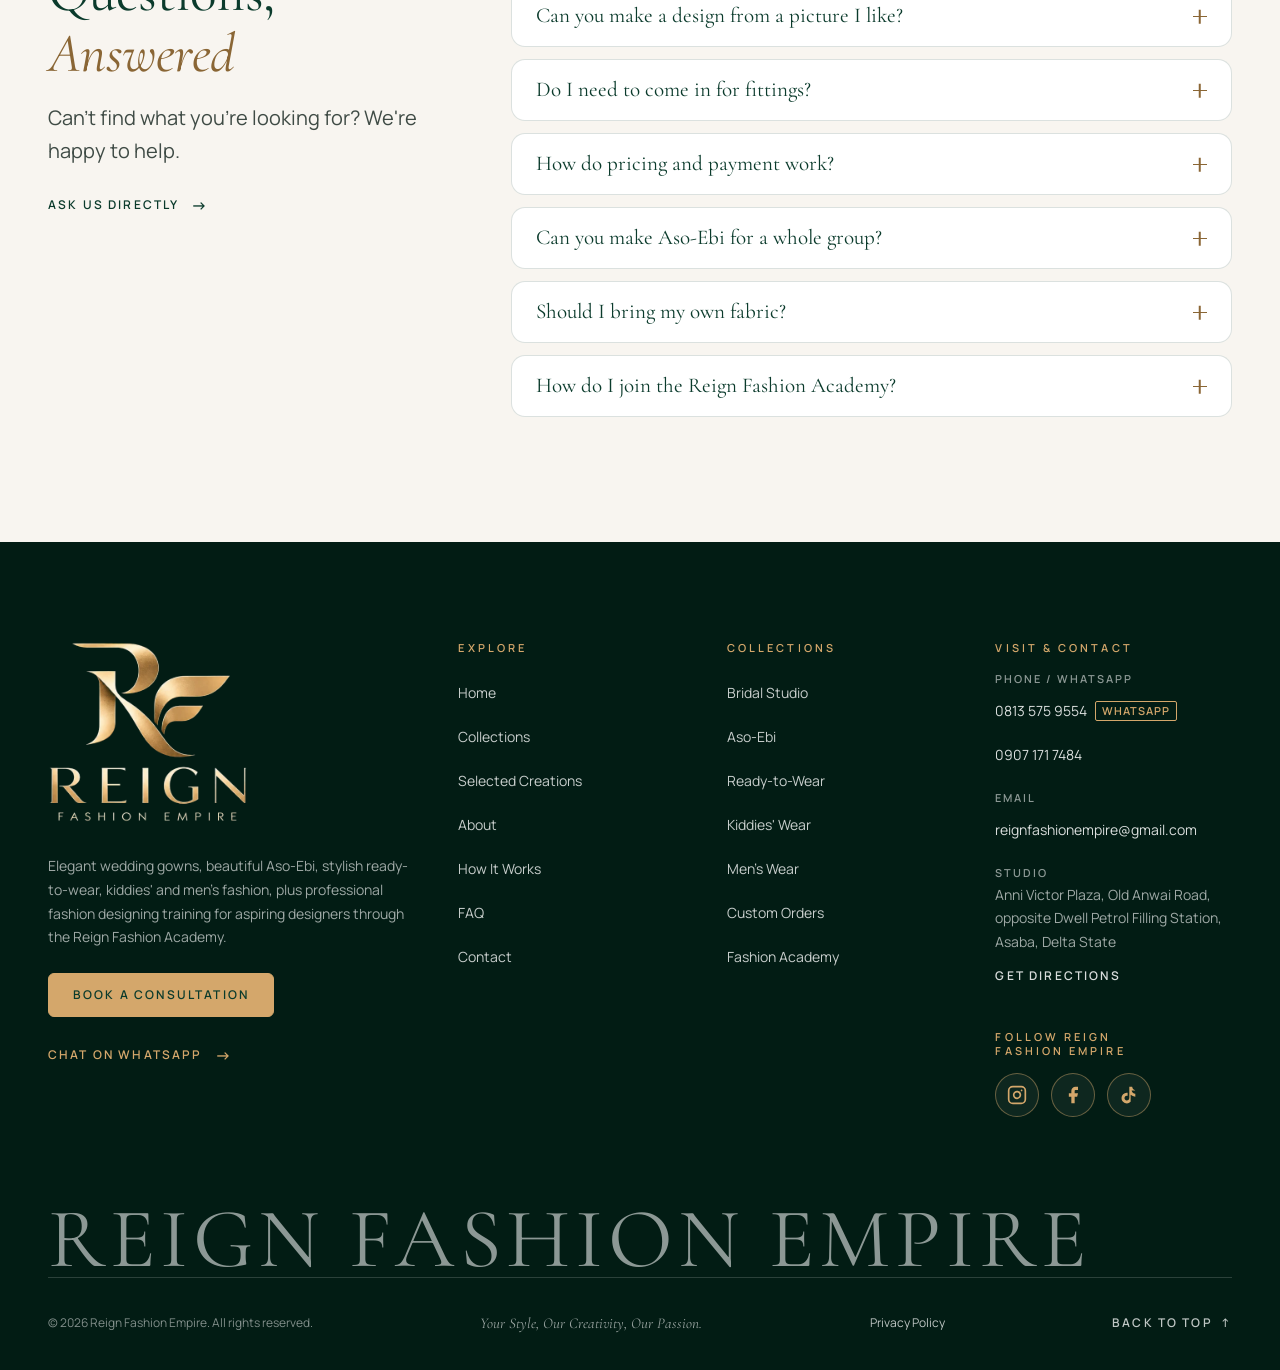
<file: about.html>
<!DOCTYPE html>
<html lang="en">
<head>
  <meta charset="UTF-8">
  <meta name="viewport" content="width=device-width, initial-scale=1">

  <title>About Us | Reign Fashion Empire (Reignfashionempire), Asaba</title>
  <meta name="description" content="Meet Reign Fashion Empire and its founder, Mrs. Onyebuchi Rita Uche: our story, mission and craftsmanship, how custom orders work, and answers to common questions.">
  <meta name="keywords" content="About Reign Fashion Empire, Reignfashionempire, about fashion designer Asaba, fashion designing studio Asaba">
  <meta name="theme-color" content="#062A1F">

  <!-- Flags JS support so entrance animations never hide content when JS is off -->
  <script>document.documentElement.classList.add('js');</script>

  <link rel="canonical" href="https://reignfashionempire.com/about">

  <!-- Social sharing previews (WhatsApp, Facebook, X, LinkedIn) -->
  <meta property="og:type" content="website">
  <meta property="og:site_name" content="Reign Fashion Empire">
  <meta property="og:locale" content="en_NG">
  <meta property="og:title" content="About Us | Reign Fashion Empire, Asaba">
  <meta property="og:description" content="Meet Reign Fashion Empire and its founder, Mrs. Onyebuchi Rita Uche: our story, mission and craftsmanship, how custom orders work, and answers to common questions.">
  <meta property="og:url" content="https://reignfashionempire.com/about">
  <meta property="og:image" content="https://reignfashionempire.com/assets/images/brand/og-image.jpg">
  <meta property="og:image:width" content="1200">
  <meta property="og:image:height" content="630">
  <meta property="og:image:alt" content="Reign Fashion Empire logo in gold on deep green">
  <meta name="twitter:card" content="summary_large_image">
  <meta name="twitter:title" content="About Us | Reign Fashion Empire, Asaba">
  <meta name="twitter:description" content="Meet Reign Fashion Empire and its founder, Mrs. Onyebuchi Rita Uche: our story, mission and craftsmanship, how custom orders work, and answers to common questions.">
  <meta name="twitter:image" content="https://reignfashionempire.com/assets/images/brand/og-image.jpg">

  <!-- STRUCTURED DATA (generated): business, academy and FAQ details -->
  <script type="application/ld+json">
  {
    "@context": "https://schema.org",
    "@type": "FAQPage",
    "mainEntity": [
      {
        "@type": "Question",
        "name": "How long does a custom gown or outfit take?",
        "acceptedAnswer": {
          "@type": "Answer",
          "text": "It depends on the design, the fabric and the number of fittings needed. We agree a timeline with you at your consultation. For weddings and special events, we recommend getting in touch as early as possible."
        }
      },
      {
        "@type": "Question",
        "name": "Can you make a design from a picture I like?",
        "acceptedAnswer": {
          "@type": "Answer",
          "text": "Yes. Attach your inspiration pictures to your enquiry and we'll discuss recreating the look in your choice of fabric, colours and measurements."
        }
      },
      {
        "@type": "Question",
        "name": "Do I need to come in for fittings?",
        "acceptedAnswer": {
          "@type": "Answer",
          "text": "Fitting arrangements are agreed during your consultation at our studio in Asaba. If you live outside Asaba, mention it in your enquiry and we'll discuss what's possible."
        }
      },
      {
        "@type": "Question",
        "name": "How do pricing and payment work?",
        "acceptedAnswer": {
          "@type": "Answer",
          "text": "Every piece is made to order, so pricing depends on your design and fabric. Prices, deposits and payment arrangements are agreed with you during your consultation, before any work begins."
        }
      },
      {
        "@type": "Question",
        "name": "Can you make Aso-Ebi for a whole group?",
        "acceptedAnswer": {
          "@type": "Answer",
          "text": "Yes. We coordinate Aso-Ebi for celebrants, families and guests. Tell us the occasion, the date and roughly how many outfits you need in your enquiry."
        }
      },
      {
        "@type": "Question",
        "name": "Should I bring my own fabric?",
        "acceptedAnswer": {
          "@type": "Answer",
          "text": "Let us know in your enquiry whether you already have fabric or would like guidance on choosing one, and we'll advise you during your consultation."
        }
      },
      {
        "@type": "Question",
        "name": "How do I join the Reign Fashion Academy?",
        "acceptedAnswer": {
          "@type": "Answer",
          "text": "Send an enquiry and choose Fashion Academy (Training) as the service. Training is offered from beginner to professional mastery level, and we'll share course details, fees and the next intake with you."
        }
      }
    ]
  }
  </script>
  <!-- /STRUCTURED DATA -->

  <!-- Icons: gold RF monogram on brand green (generated from the logo) -->
  <link rel="icon" href="assets/favicon-48.png" type="image/png" sizes="48x48">
  <link rel="apple-touch-icon" href="assets/apple-touch-icon.png">

  <!-- Fonts -->
  <link rel="preconnect" href="https://fonts.googleapis.com">
  <link rel="preconnect" href="https://fonts.gstatic.com" crossorigin>
  <!-- Fonts load without blocking the page; text shows in a fallback font first -->
  <link rel="preload" as="style" href="https://fonts.googleapis.com/css2?family=Cormorant+Garamond:ital,wght@0,400;0,500;0,600;1,400;1,500&family=Manrope:wght@300;400;500;600&display=swap" onload="this.onload=null;this.rel='stylesheet'">
  <noscript><link rel="stylesheet" href="https://fonts.googleapis.com/css2?family=Cormorant+Garamond:ital,wght@0,400;0,500;0,600;1,400;1,500&family=Manrope:wght@300;400;500;600&display=swap"></noscript>

  <link rel="stylesheet" href="css/style.css">

</head>
<body data-page="about">

  <!-- LAYOUT:TOP (generated by tools/build-layout.js: edit there, not here) -->
  <a class="skip-link" href="#main">Skip to main content</a>

  <header class="site-header" id="site-header">
    <div class="container header-inner">
      <a href="./" class="wordmark brand">
        <span class="brand__mark" aria-hidden="true"></span>
        <span class="brand__word" aria-hidden="true"></span>
        <span class="visually-hidden">Reign Fashion Empire, home</span>
      </a>

      <nav class="primary-nav" aria-label="Primary">
        <ul class="nav-list">
          <li><a href="./" class="nav-link">Home</a></li>
          <li class="nav-item has-sub">
            <a href="collections" class="nav-link">Collections</a>
            <button type="button" class="nav-sub-toggle" aria-expanded="false" aria-controls="sub-collections" aria-label="Show collections menu"><svg class="icon icon--chevron" viewBox="0 0 24 24" aria-hidden="true" focusable="false"><path d="m6 9 6 6 6-6"/></svg></button>
            <ul class="nav-sub" id="sub-collections">
              <li><a href="women" class="nav-sub-link">Women's Collection</a></li>
              <li><a href="men" class="nav-sub-link">Men's Collection</a></li>
              <li><a href="kids" class="nav-sub-link">Kiddies' Collection</a></li>
              <li><a href="collections" class="nav-sub-link">All Collections</a></li>
            </ul>
          </li>
          <li><a href="bridal" class="nav-link">Bridal</a></li>
          <li><a href="aso-ebi" class="nav-link">Aso-Ebi</a></li>
          <li><a href="academy" class="nav-link">Academy</a></li>
          <li><a href="about" class="nav-link is-active" aria-current="page">About</a></li>
          <li><a href="contact" class="nav-link">Contact</a></li>
        </ul>
      </nav>

      <a href="contact" class="btn btn--dark btn--sm header-cta">Book a Consultation</a>

      <button class="menu-toggle" id="menu-toggle" type="button"
              aria-expanded="false" aria-controls="mobile-menu" aria-label="Open menu">
        <span class="menu-toggle__bar"></span>
        <span class="menu-toggle__bar"></span>
      </button>
    </div>
  </header>

  <div class="mobile-menu" id="mobile-menu" role="dialog" aria-modal="true" aria-label="Site menu" hidden>
    <div class="mobile-menu__inner container">
      <nav aria-label="Mobile">
        <ul class="mobile-nav-list">
          <li><a href="./" class="mobile-nav-link">Home</a></li>
          <li><a href="collections" class="mobile-nav-link">Collections</a>
            <ul class="mobile-sub-list">
              <li><a href="women" class="mobile-sub-link">Women's Collection</a></li>
              <li><a href="men" class="mobile-sub-link">Men's Collection</a></li>
              <li><a href="kids" class="mobile-sub-link">Kiddies' Collection</a></li>
            </ul>
          </li>
          <li><a href="bridal" class="mobile-nav-link">Bridal</a></li>
          <li><a href="aso-ebi" class="mobile-nav-link">Aso-Ebi</a></li>
          <li><a href="academy" class="mobile-nav-link">Academy</a></li>
          <li><a href="about" class="mobile-nav-link is-active" aria-current="page">About</a></li>
          <li><a href="contact" class="mobile-nav-link">Contact</a></li>
        </ul>
      </nav>
      <div class="mobile-menu__footer">
        <a href="contact" class="btn btn--gold mobile-nav-link">Book a Consultation</a>
        <p class="mobile-menu__note">Bridal · Aso-Ebi · Ready-to-Wear · Academy</p>
      </div>
    </div>
  </div>
  <!-- /LAYOUT:TOP -->

  <main id="main">

    <!-- ============================================================
         PAGE BANNER
         ============================================================ -->
    <section class="page-hero" aria-labelledby="page-title">
      <div class="container">
        <nav class="crumbs" aria-label="Breadcrumb"><a href="./">Home</a><span aria-hidden="true">/</span><span aria-current="page">About</span></nav>
        <p class="eyebrow" data-edit="main-t1">About Reign Fashion Empire</p>
        <h1 id="page-title" class="display page-hero__title" data-edit="main-t3">Your Style, Our <em>Creativity</em></h1>
        <p class="lead page-hero__lead" data-edit="main-t2">Our story, how we work with you, and answers to the questions clients ask most.</p>
      </div>
    </section>

    <!-- ============================================================
         ABOUT — owner-supplied copy and CEO photographs
         ============================================================ -->
    <section id="about" class="section section--white about" aria-labelledby="about-title">
      <div class="container">

        <div class="about__grid">
          <figure class="about__media reveal">
            <div class="img-slot ratio-portrait"><img src="assets/images/about/ceo-royal-blue.jpg" alt="Mrs. Onyebuchi Rita Uche, founder of Reign Fashion Empire, in a royal blue midi dress with sequinned statement shoulders, a matching hat and a tape measure draped at the neck" width="993" height="1280" loading="lazy" decoding="async" style="object-position: 50% 30%" data-edit="about-img1"></div>
            <figcaption class="about__caption" data-edit="about-t1">Mrs. Onyebuchi Rita Uche, Founder &amp; Creative Director</figcaption>
          </figure>

          <div class="about__content">
            <p class="eyebrow reveal" data-edit="about-t2">Elegance &bull; Creativity &bull; Excellence</p>
            <h2 id="about-title" class="h2 reveal" style="--d: 80ms" data-edit="about-t34">Where Elegance Meets <em>Creativity.</em></h2>
            <p class="lead reveal" style="--d: 160ms" data-edit="about-t3">
              Welcome to Reign Fashion Empire, where elegance meets creativity and style becomes a statement.
            </p>
            <p class="reveal" style="--d: 200ms" data-edit="about-t4">
              We are passionate about creating classy, sophisticated, and timeless outfits that
              celebrate beauty, confidence, and individuality.
            </p>

            <h3 class="about__subhead reveal" style="--d: 240ms" data-edit="about-t5">Our services include</h3>
            <ul class="about__services reveal" style="--d: 280ms">
              <li data-edit="about-t6">Aso-Ebi</li>
              <li data-edit="about-t7">Bridal wear</li>
              <li data-edit="about-t8">Wedding gowns</li>
              <li data-edit="about-t9">Bridal collections</li>
              <li data-edit="about-t10">Ready-to-wear</li>
              <li data-edit="about-t11">Customized outfits</li>
              <li data-edit="about-t12">Suits</li>
              <li data-edit="about-t13">Kiddies' wear</li>
              <li data-edit="about-t14">Men's wear</li>
              <li data-edit="about-t15">Fashion illustration &amp; design sketching</li>
            </ul>

            <a href="contact" class="link-arrow reveal" style="--d: 320ms" data-edit="about-t16">Talk to Our Team</a>
          </div>
        </div>

        <div class="about__grid about__grid--reverse">
          <figure class="about__media reveal">
            <div class="img-slot ratio-portrait"><img src="assets/images/about/ceo-red-gown.jpg" alt="Mrs. Onyebuchi Rita Uche, founder of Reign Fashion Empire, in a red satin mermaid gown with a crystal-trimmed nude corset and red opera gloves" width="834" height="1080" loading="lazy" decoding="async" style="object-position: 50% 30%" data-edit="about-img2"></div>
          </figure>

          <div class="about__content">
            <p class="eyebrow reveal" data-edit="about-t17">Our Mission</p>
            <h2 class="h2 reveal" style="--d: 80ms" data-edit="about-t18">Raising the Next Generation of <em>Designers.</em></h2>
            <p class="reveal" style="--d: 160ms" data-edit="about-t19">
              Beyond fashion designing, we offer professional fashion training to empower aspiring
              designers with the practical skills and creativity needed to excel in the fashion industry.
            </p>
            <p class="reveal" style="--d: 200ms" data-edit="about-t20">
              At Reign Fashion Empire, our mission is to deliver exceptional craftsmanship, inspire
              creativity, and raise the next generation of talented fashion designers.
            </p>
            <p class="reveal" style="--d: 220ms" data-edit="about-t21">
              We believe that every outfit should reflect the beauty, confidence, and individuality
              of the person wearing it.
            </p>

            <blockquote class="about__quote reveal" style="--d: 240ms">
              <p data-edit="about-t22">Reign Fashion Empire: Where Style Meets Excellence!</p>
              <footer class="about__quote-sub">Your style, our creativity, your elegance.</footer>
            </blockquote>

            <a href="academy" class="link-arrow reveal" style="--d: 320ms" data-edit="about-t23">Visit the Academy</a>
          </div>
        </div>

        <ul class="about__pillars">
          <li class="pillar reveal">
            <span class="pillar__num">I</span>
            <h3 class="pillar__title" data-edit="about-t24">Our Story</h3>
            <p data-edit="about-t25">Founded by Mrs. Onyebuchi Rita Uche out of a passion for fashion, creativity and excellence, Reign Fashion Empire has grown from strength to strength.</p>
            <a href="#founder" class="link-arrow pillar__link" data-edit="about-t26">Meet the Founder</a>
          </li>
          <li class="pillar reveal" style="--d: 80ms">
            <span class="pillar__num">II</span>
            <h3 class="pillar__title" data-edit="about-t27">Design Philosophy</h3>
            <p data-edit="about-t28">Every design starts with you: your style, your occasion and the way you want to feel when you wear it.</p>
          </li>
          <li class="pillar reveal" style="--d: 160ms">
            <span class="pillar__num">III</span>
            <h3 class="pillar__title" data-edit="about-t29">Craftsmanship</h3>
            <p data-edit="about-t30">Careful attention to fit, fabric and finishing, from the first sketch to the final fitting.</p>
          </li>
          <li class="pillar reveal" style="--d: 240ms">
            <span class="pillar__num">IV</span>
            <h3 class="pillar__title" data-edit="about-t31">Sharing the Craft</h3>
            <p data-edit="about-t32">Through the Reign Fashion Academy, we help aspiring designers build their skills and grow in the fashion industry.</p>
            <a href="academy" class="link-arrow pillar__link" data-edit="about-t33">Visit the Academy</a>
          </li>
        </ul>
      </div>
    </section>

    <!-- ============================================================
         MEET THE FOUNDER — biography supplied by the owner (Oct 2026)
         ============================================================ -->
    <section id="founder" class="section section--dark academy-band founder" aria-labelledby="founder-title">
      <div class="container founder__grid">

        <figure class="founder__media reveal">
          <div class="img-slot ratio-portrait"><img src="assets/images/about/founder-white-gown-dedication.jpg" alt="Mrs. Onyebuchi Rita Uche, founder and creative director of Reign Fashion Empire, in a long white gown, holding a baby on stage at a church service" width="1280" height="853" loading="lazy" decoding="async" style="object-position: 50% 50%" data-edit="founder-img1"></div>
        </figure>

        <div class="founder__content">
          <p class="eyebrow reveal" data-edit="founder-t1">Meet the Founder</p>
          <h2 id="founder-title" class="h2 reveal" style="--d: 80ms" data-edit="founder-t16">Mrs. Onyebuchi <em>Rita Uche</em></h2>
          <p class="founder__role reveal" style="--d: 120ms" data-edit="founder-t2">Founder &amp; Creative Director, Reign Fashion Empire</p>

          <p class="lead reveal" style="--d: 160ms" data-edit="founder-t3">
            A passionate fashion designer, entrepreneur and fashion academy owner, dedicated to
            creating beautiful, elegant and exceptional outfits.
          </p>
          <p class="reveal" style="--d: 200ms" data-edit="founder-t4">
            Mrs. Uche hails from Owa Alio, Agbor, Delta State, and is a graduate of Enugu State
            University of Science and Technology (ESUT). She is happily married to Mr. Anthony Uche,
            and their family is blessed with two children, a boy and a girl.
          </p>
          <p class="reveal" style="--d: 220ms" data-edit="founder-t5">
            Driven by her passion for fashion, creativity and excellence, she founded Reign Fashion
            Empire three years ago. Since then, the brand has grown from strength to strength, with
            a vision of reaching greater heights in the fashion industry.
          </p>
          <p class="reveal" style="--d: 240ms" data-edit="founder-t6">
            As founder and creative director, she personally oversees every part of the business and
            runs the Reign Fashion Academy, where she trains aspiring designers to develop their
            skills and pursue their dreams. Beyond creating beautiful outfits, she is committed to
            building a reputable fashion brand and making a lasting impact in the fashion industry.
          </p>

          <blockquote class="founder__quote reveal" style="--d: 280ms">
            <p data-edit="founder-t7">With determination, creativity and faith in God, Mrs. Onyebuchi Rita Uche remains committed to growing Reign Fashion Empire from glory to glory.</p>
          </blockquote>

          <dl class="founder__facts reveal" style="--d: 320ms">
            <div><dt data-edit="founder-t8">Hometown</dt><dd data-edit="founder-t9">Owa Alio, Agbor, Delta State</dd></div>
            <div><dt data-edit="founder-t10">Education</dt><dd data-edit="founder-t11">ESUT, Enugu State</dd></div>
            <div><dt data-edit="founder-t12">Studio hours</dt><dd data-edit="founder-t13">8:00am – 6:00pm</dd></div>
          </dl>

          <div class="btn-row reveal" style="--d: 360ms">
            <a href="contact" class="btn btn--gold" data-edit="founder-t14">Book a Consultation</a>
            <a href="academy" class="link-arrow" data-edit="founder-t15">Train With Her at the Academy</a>
          </div>
        </div>

      </div>
    </section>

    <!-- ============================================================
         MOMENTS — owner-supplied personal photographs (Oct 2026)
         ============================================================ -->
    <section id="moments" class="section section--white moments" aria-labelledby="moments-title">
      <div class="container">

        <header class="section-head section-head--center">
          <p class="eyebrow reveal" data-edit="moments-t1">Behind the Brand</p>
          <h2 id="moments-title" class="h2 reveal" style="--d: 80ms" data-edit="moments-t3">Moments From Our <em>Story</em></h2>
          <p class="lead reveal" style="--d: 160ms" data-edit="moments-t2">Weddings, family and celebrations: the moments that inspire what we create.</p>
        </header>

        <ul class="moments__grid">
          <li class="moments__item reveal">
            <img src="assets/images/about/founder-wedding-lace-gown-portrait.jpg" alt="A bride in a long-sleeved lace ball gown and crystal tiara beside a groom in a blue brocade double-breasted suit with a peach tie" width="1080" height="1080" loading="lazy" decoding="async" data-edit="moments-img1">
          </li>
          <li class="moments__item reveal" style="--d: 80ms">
            <img src="assets/images/about/founder-family-lilac.jpg" alt="A family dressed in matching lilac: a pleated dress with a wide-brim hat, a native kaftan and trousers, and a little boy's outfit" width="540" height="674" loading="lazy" decoding="async" data-edit="moments-img2">
          </li>
          <li class="moments__item reveal" style="--d: 160ms">
            <img src="assets/images/about/founder-wedding-lace-train-back.jpg" alt="Back view of a lace-appliqué satin ball gown with sheer sleeves and corset lacing, walking hand in hand with a groom in blue brocade" width="1080" height="1080" loading="lazy" decoding="async" data-edit="moments-img3">
          </li>
          <li class="moments__item reveal">
            <img src="assets/images/about/founder-red-sequin-couple.jpg" alt="A couple embracing in a red corridor, she in a long-sleeved red sequin dress, he in a black suit and red tie" width="640" height="960" loading="lazy" decoding="async" data-edit="moments-img4">
          </li>
          <li class="moments__item reveal" style="--d: 80ms">
            <img src="assets/images/about/founder-wedding-ballgown-couple.jpg" alt="A bride and groom on stage, she in a lace ball gown with veil and tiara, he in a blue brocade suit" width="1080" height="1080" loading="lazy" decoding="async" data-edit="moments-img5">
          </li>
          <li class="moments__item reveal" style="--d: 160ms">
            <img src="assets/images/about/founder-red-sequin-seated.jpg" alt="A couple seated together, she in a red sequin keyhole-neck dress, he in a black suit and red tie" width="720" height="480" loading="lazy" decoding="async" data-edit="moments-img6">
          </li>
          <li class="moments__item reveal">
            <img src="assets/images/about/founder-white-gown-dedication.jpg" alt="Mrs. Onyebuchi Rita Uche in a long white gown holding a baby on a church stage, with family in powder blue looking on" width="1280" height="853" loading="lazy" decoding="async" data-edit="moments-img7">
          </li>
        </ul>

      </div>
    </section>

    <!-- ============================================================
         HOW IT WORKS — custom-order process
         ============================================================ -->
    <section id="process" class="section process" aria-labelledby="process-title">
      <div class="container">

        <header class="section-head section-head--center">
          <p class="eyebrow reveal" data-edit="process-t1">How It Works</p>
          <h2 id="process-title" class="h2 reveal" style="--d: 80ms" data-edit="process-t9">From Inspiration to <em>Your Look</em></h2>
          <p class="lead reveal" style="--d: 160ms" data-edit="process-t2">A simple, personal process for every custom order.</p>
        </header>

        <ol class="process__steps">
          <li class="process-step reveal">
            <span class="process-step__num" aria-hidden="true">01</span>
            <h3 class="process-step__title"><span class="visually-hidden">Step 1: </span>Explore</h3>
            <p data-edit="process-t3">Browse the collections and gather inspiration.</p>
          </li>
          <li class="process-step reveal" style="--d: 100ms">
            <span class="process-step__num" aria-hidden="true">02</span>
            <h3 class="process-step__title"><span class="visually-hidden">Step 2: </span>Share Your Vision</h3>
            <p data-edit="process-t4">Tell the team about your preferred style, occasion, fabric preferences and design ideas.</p>
          </li>
          <li class="process-step reveal" style="--d: 200ms">
            <span class="process-step__num" aria-hidden="true">03</span>
            <h3 class="process-step__title"><span class="visually-hidden">Step 3: </span>Consultation</h3>
            <p data-edit="process-t5">Discuss measurements, materials, fitting arrangements, pricing and delivery timelines with the team.</p>
          </li>
          <li class="process-step reveal" style="--d: 300ms">
            <span class="process-step__num" aria-hidden="true">04</span>
            <h3 class="process-step__title"><span class="visually-hidden">Step 4: </span>Create Your Look</h3>
            <p data-edit="process-t6">Proceed with the agreed design and production arrangements.</p>
          </li>
        </ol>

        <div class="process__cta reveal">
          <a href="contact" class="btn btn--dark" data-edit="process-t7">Let's Create Something Special</a>
          <p class="process__note" data-edit="process-t8">
            The final process and timing depend on the arrangements agreed with Reign Fashion Empire for each order.
          </p>
        </div>
      </div>
    </section>

    <!-- ============================================================
         FAQ
         DRAFT ANSWERS for the owner to review. They only state what the
         rest of the site already says (timelines, prices and fittings are
         agreed at consultation). Where the owner has firm policies —
         typical lead times, deposit amounts, delivery outside Asaba —
         add them to the relevant answer.
         ============================================================ -->
    <section id="faq" class="section faq" aria-labelledby="faq-title">
      <div class="container faq__grid">
        <header class="faq__head">
          <p class="eyebrow reveal" data-edit="faq-t1">FAQ</p>
          <h2 id="faq-title" class="h2 reveal" style="--d: 80ms" data-edit="faq-t18">Questions, <em>Answered</em></h2>
          <p class="lead reveal" style="--d: 160ms" data-edit="faq-t2">Can't find what you're looking for? We're happy to help.</p>
          <a href="contact" class="link-arrow reveal" style="--d: 220ms" data-edit="faq-t3">Ask Us Directly</a>
        </header>

        <div class="faq__list reveal" style="--d: 120ms">
          <details class="faq__item">
            <summary data-edit="faq-t4">How long does a custom gown or outfit take?</summary>
            <div class="faq__answer">
              <p data-edit="faq-t5">It depends on the design, the fabric and the number of fittings needed. We agree a timeline with you at your consultation. For weddings and special events, we recommend getting in touch as early as possible.</p>
            </div>
          </details>
          <details class="faq__item">
            <summary data-edit="faq-t6">Can you make a design from a picture I like?</summary>
            <div class="faq__answer">
              <p data-edit="faq-t7">Yes. Attach your inspiration pictures to your enquiry and we'll discuss recreating the look in your choice of fabric, colours and measurements.</p>
            </div>
          </details>
          <details class="faq__item">
            <summary data-edit="faq-t8">Do I need to come in for fittings?</summary>
            <div class="faq__answer">
              <p data-edit="faq-t9">Fitting arrangements are agreed during your consultation at our studio in Asaba. If you live outside Asaba, mention it in your enquiry and we'll discuss what's possible.</p>
            </div>
          </details>
          <details class="faq__item">
            <summary data-edit="faq-t10">How do pricing and payment work?</summary>
            <div class="faq__answer">
              <p data-edit="faq-t11">Every piece is made to order, so pricing depends on your design and fabric. Prices, deposits and payment arrangements are agreed with you during your consultation, before any work begins.</p>
            </div>
          </details>
          <details class="faq__item">
            <summary data-edit="faq-t12">Can you make Aso-Ebi for a whole group?</summary>
            <div class="faq__answer">
              <p data-edit="faq-t13">Yes. We coordinate Aso-Ebi for celebrants, families and guests. Tell us the occasion, the date and roughly how many outfits you need in your enquiry.</p>
            </div>
          </details>
          <details class="faq__item">
            <summary data-edit="faq-t14">Should I bring my own fabric?</summary>
            <div class="faq__answer">
              <p data-edit="faq-t15">Let us know in your enquiry whether you already have fabric or would like guidance on choosing one, and we'll advise you during your consultation.</p>
            </div>
          </details>
          <details class="faq__item">
            <summary data-edit="faq-t16">How do I join the Reign Fashion Academy?</summary>
            <div class="faq__answer">
              <p data-edit="faq-t17">Send an enquiry and choose <strong>Fashion Academy (Training)</strong> as the service. Training is offered from beginner to professional mastery level, and we'll share course details, fees and the next intake with you.</p>
            </div>
          </details>
        </div>
      </div>
    </section>

    <!-- Floating WhatsApp shortcut (shown by script only when a number is configured) -->
    <a class="wa-float" data-whatsapp target="_blank" rel="noopener" aria-label="Chat with Reign Fashion Empire on WhatsApp" hidden>
      <svg class="icon" viewBox="0 0 24 24" aria-hidden="true" focusable="false"><path d="M7.9 20A9 9 0 1 0 4 16.1L2 22Z"/></svg>
    </a>

  </main>

  <!-- LAYOUT:FOOTER (generated by tools/build-layout.js from tools/layout/footer.html) -->
  <!-- ============================================================
       FOOTER
       Contact details and social links are filled from SITE_CONFIG in
       js/script.js. Privacy / terms links are intentionally omitted until
       those pages exist.
       ============================================================ -->
  <footer class="site-footer on-dark" aria-labelledby="footer-title">
    <h2 id="footer-title" class="visually-hidden">Reign Fashion Empire site footer</h2>
    <div class="container">

      <div class="footer__top">
        <div class="footer__brand">
          <!-- LOGO: full stacked logo in metallic gold, transparent background -->
          <a href="./" class="footer__logo">
            <picture>
              <source srcset="assets/images/brand/logo-full-gold.webp" type="image/webp">
              <img src="assets/images/brand/logo-full-gold.png" alt="Reign Fashion Empire, back to top"
                   width="480" height="438" loading="lazy" decoding="async">
            </picture>
          </a>
          <p class="footer__desc">
            Elegant wedding gowns, beautiful Aso-Ebi, stylish ready-to-wear, kiddies' and men's
            fashion, plus professional fashion designing training for aspiring designers through the Reign Fashion Academy.
          </p>
          <div class="btn-row">
            <a href="contact" class="btn btn--gold btn--sm">Book a Consultation</a>
            <a class="link-arrow footer__wa" data-whatsapp target="_blank" rel="noopener" hidden>Chat on WhatsApp</a>
          </div>
        </div>

        <nav class="footer__col" aria-label="Footer: explore">
          <h3 class="footer__heading">Explore</h3>
          <ul class="footer__links">
            <li><a href="./">Home</a></li>
            <li><a href="collections">Collections</a></li>
            <li><a href="collections#gallery">Selected Creations</a></li>
            <li><a href="about">About</a></li>
            <li><a href="about#process">How It Works</a></li>
            <li><a href="about#faq">FAQ</a></li>
            <li><a href="contact">Contact</a></li>
          </ul>
        </nav>

        <nav class="footer__col" aria-label="Footer: collections and services">
          <h3 class="footer__heading">Collections</h3>
          <ul class="footer__links">
            <li><a href="bridal">Bridal Studio</a></li>
            <li><a href="aso-ebi">Aso-Ebi</a></li>
            <li><a href="collections#ready-to-wear">Ready-to-Wear</a></li>
            <li><a href="collections#kids">Kiddies' Wear</a></li>
            <li><a href="collections#men">Men's Wear</a></li>
            <li><a href="collections#services">Custom Orders</a></li>
            <li><a href="academy">Fashion Academy</a></li>
          </ul>
        </nav>

        <div class="footer__col">
          <h3 class="footer__heading">Visit &amp; Contact</h3>
          <ul class="footer__contact">
            <li><span class="footer__label">Phone / WhatsApp</span><span data-contact="phone">To be confirmed</span></li>
            <li><span class="footer__label">Email</span><span data-contact="email">To be confirmed</span></li>
            <li><span class="footer__label">Studio</span><span data-contact="address">To be confirmed</span></li>
          </ul>
          <h3 class="footer__heading footer__heading--follow">Follow Reign Fashion Empire</h3>
          <ul class="social__list footer__social" data-contact="social">
            <li>
              <a href="https://www.instagram.com/reign_fashion_empire/" target="_blank" rel="noopener noreferrer" class="social-link social-link--instagram" aria-label="Instagram: @reign_fashion_empire (opens in a new tab)" title="Instagram: @reign_fashion_empire">
                <svg class="social-icon" viewBox="0 0 24 24" width="20" height="20" fill="none" stroke="currentColor" stroke-width="2" stroke-linecap="round" stroke-linejoin="round" aria-hidden="true" focusable="false"><rect width="20" height="20" x="2" y="2" rx="5" ry="5"/><path d="M16 11.37A4 4 0 1 1 12.63 8 4 4 0 0 1 16 11.37z"/><line x1="17.5" x2="17.51" y1="6.5" y2="6.5"/></svg>
                <span class="visually-hidden">Instagram</span>
              </a>
            </li>
            <li>
              <a href="https://www.facebook.com/Reign-Fashion-Empire" target="_blank" rel="noopener noreferrer" class="social-link social-link--facebook" aria-label="Facebook: @Reign-Fashion-Empire (opens in a new tab)" title="Facebook: @Reign-Fashion-Empire">
                <svg class="social-icon" viewBox="0 0 24 24" width="20" height="20" fill="currentColor" aria-hidden="true" focusable="false"><path d="M18 2h-3a5 5 0 0 0-5 5v3H7v4h3v8h4v-8h3l1-4h-4V7a1 1 0 0 1 1-1h3z"/></svg>
                <span class="visually-hidden">Facebook</span>
              </a>
            </li>
            <li>
              <a href="https://www.tiktok.com/@reignfashionacademy" target="_blank" rel="noopener noreferrer" class="social-link social-link--tiktok" aria-label="TikTok: @#Reign-Fashion-Academy Asaba (opens in a new tab)" title="TikTok: @#Reign-Fashion-Academy Asaba">
                <svg class="social-icon" viewBox="0 0 24 24" width="20" height="20" fill="currentColor" aria-hidden="true" focusable="false"><path d="M19.59 6.69a4.83 4.83 0 0 1-3.77-4.25V2h-3.45v13.67a2.89 2.89 0 0 1-5.2 1.74 2.89 2.89 0 0 1 2.31-4.64c.298-.002.595.042.88.13V9.4a6.33 6.33 0 0 0-1-.08A6.34 6.34 0 0 0 3 15.66a6.34 6.34 0 0 0 10.86 4.43c.03-.03.06-.06.09-.09V11.8a8.16 8.16 0 0 0 5.64 2.2V10.5a4.88 4.88 0 0 1-3-1.07 4.78 4.78 0 0 1-1.46-2.74h-.01z"/></svg>
                <span class="visually-hidden">TikTok</span>
              </a>
            </li>
          </ul>
        </div>
      </div>

      <p class="footer__mark" aria-hidden="true">REIGN FASHION EMPIRE</p>

      <div class="footer__bottom">
        <p>&copy; <span data-year>2026</span> Reign Fashion Empire. All rights reserved.</p>
        <p class="footer__motto">Your Style, Our Creativity, Our Passion.</p>
        <a href="privacy" class="footer__legal">Privacy Policy</a>
        <a href="#main" class="footer__top-link">Back to top <span aria-hidden="true">↑</span></a>
      </div>
    </div>
  </footer>
  <!-- /LAYOUT:FOOTER -->

  <script src="js/script.js" defer></script>
</body>
</html>
</file>
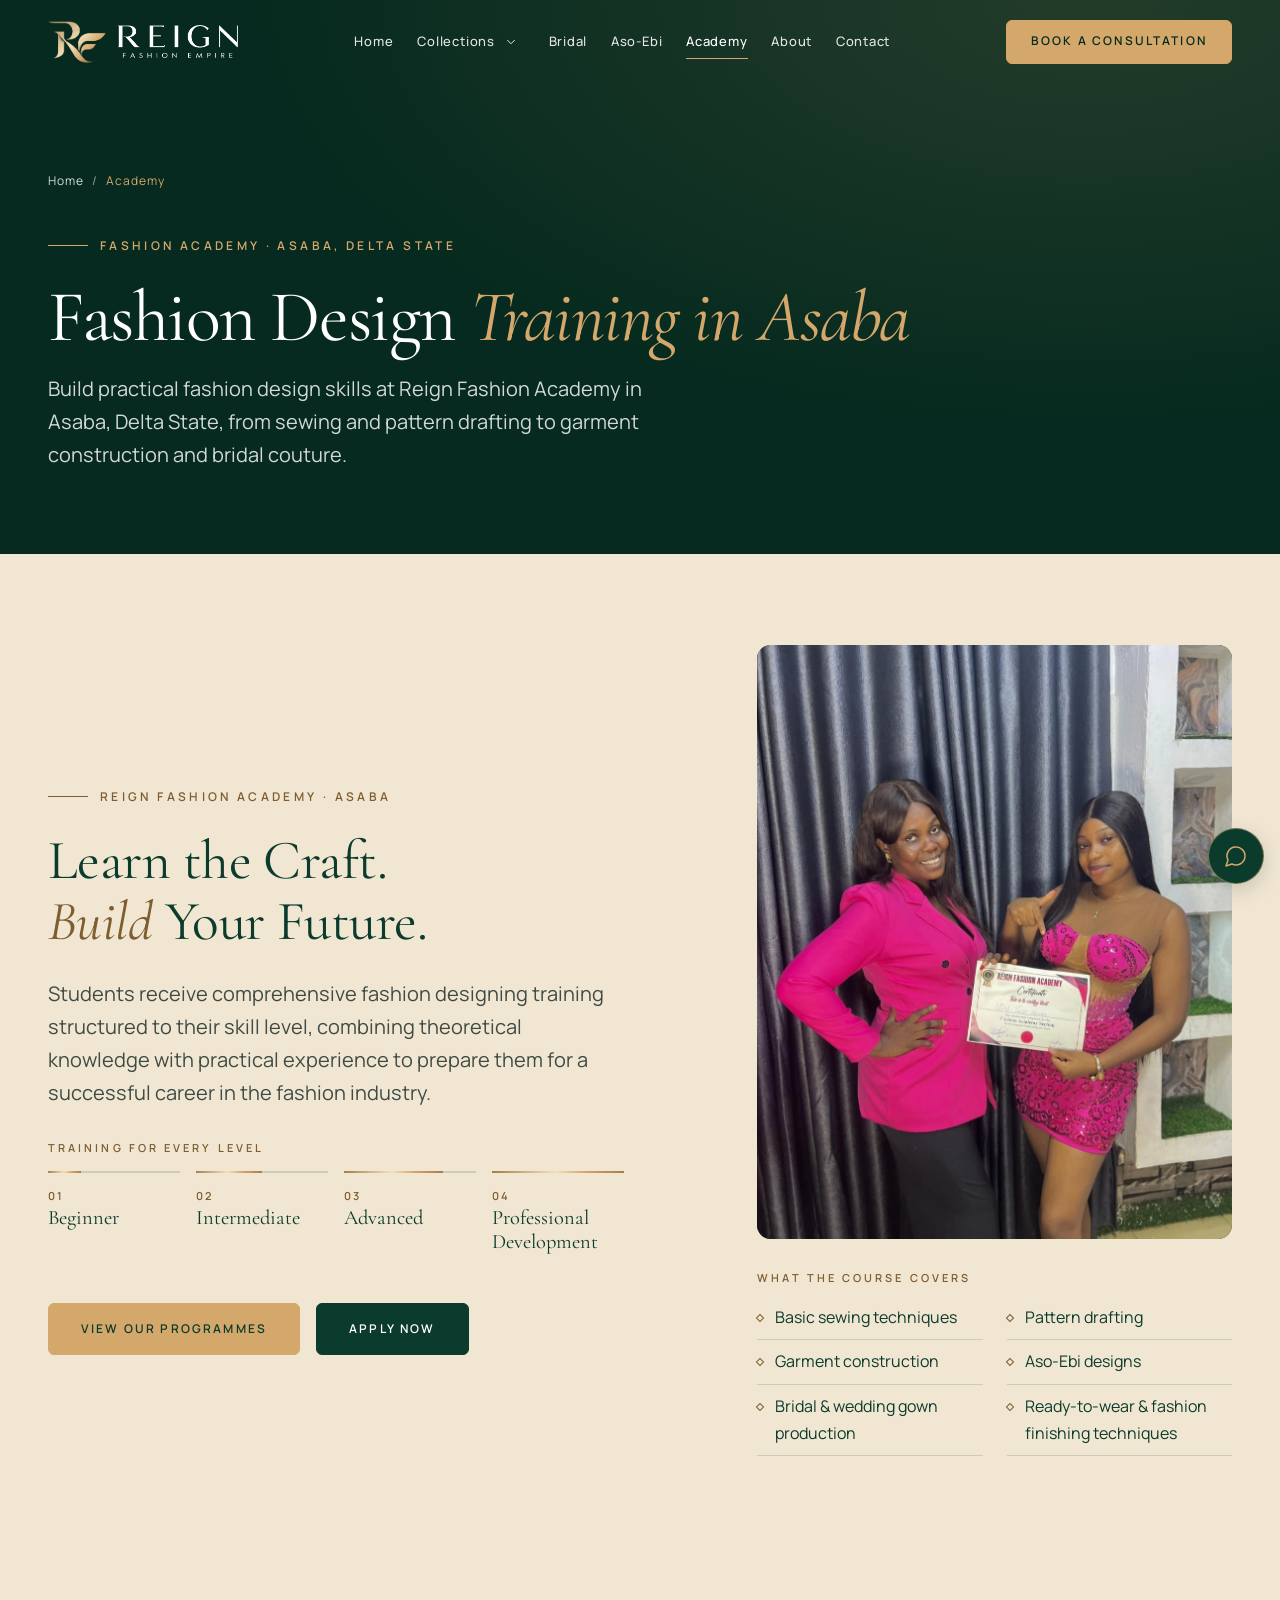
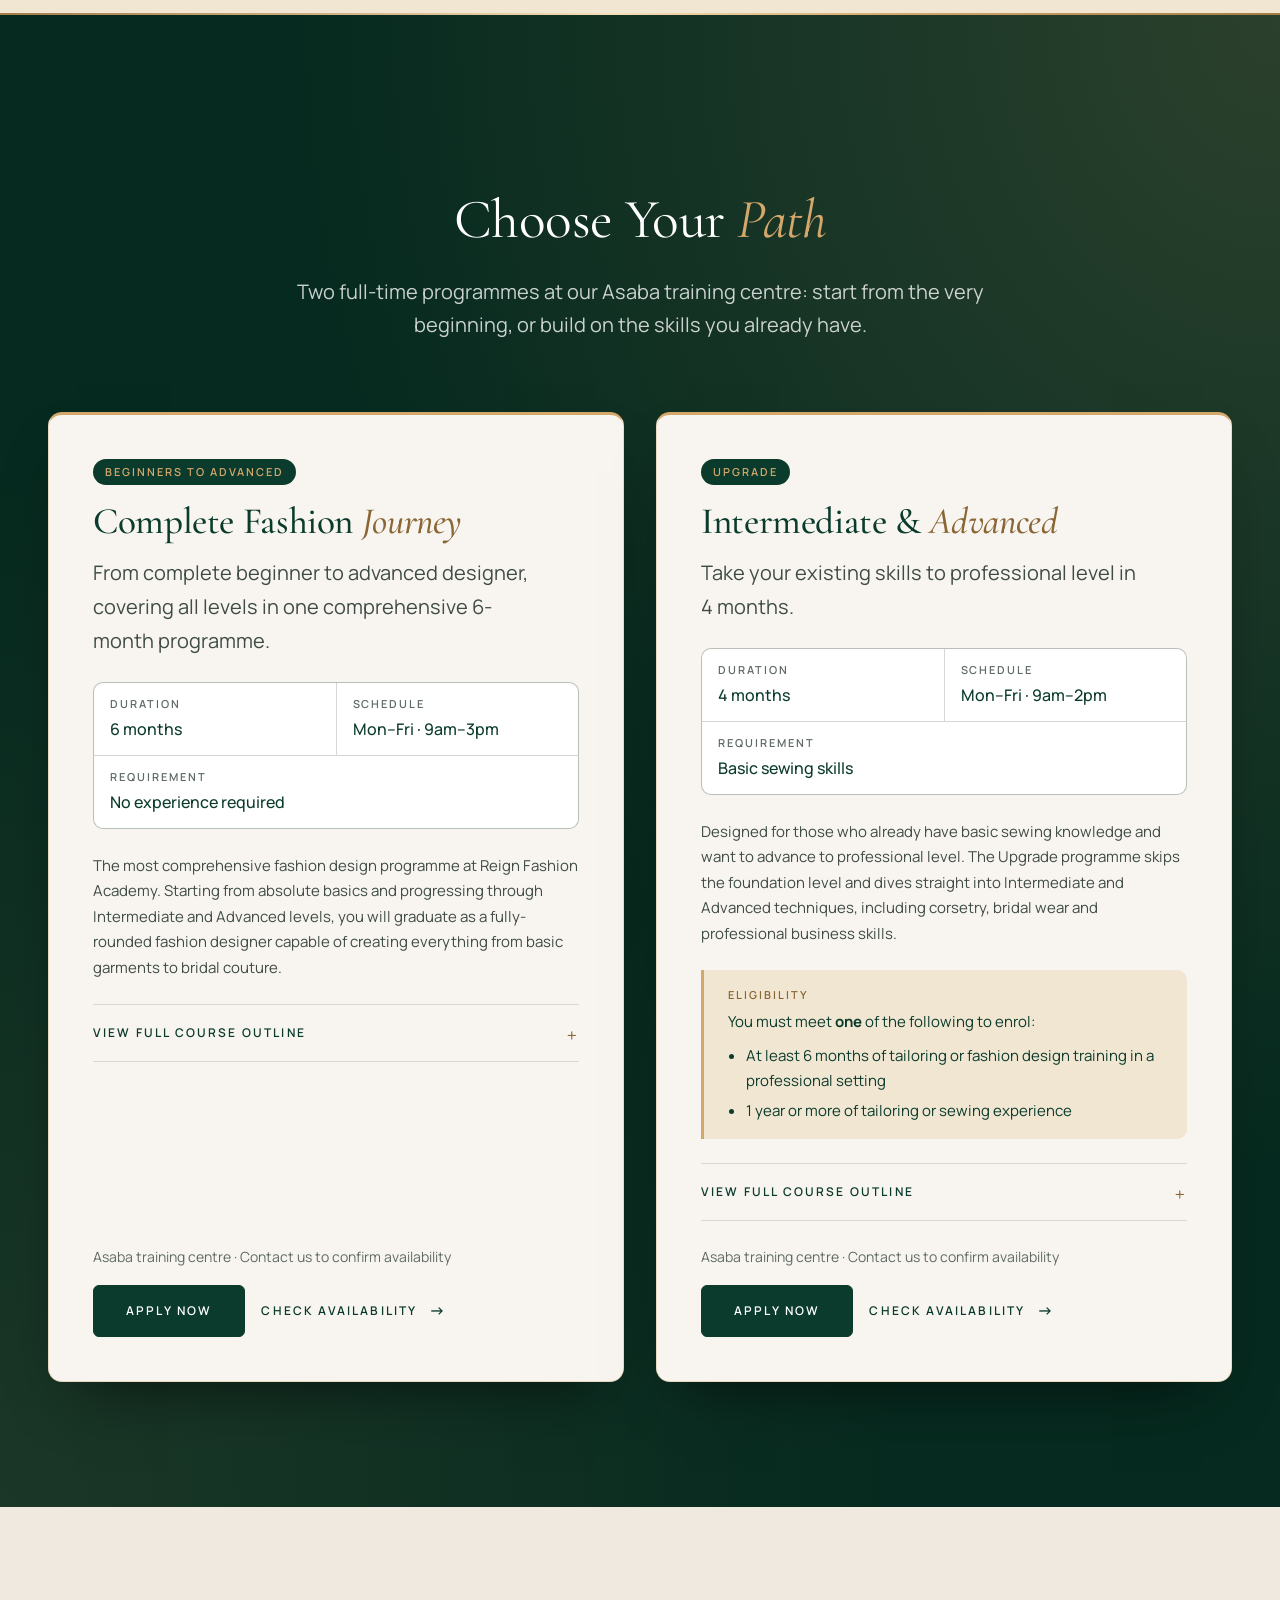
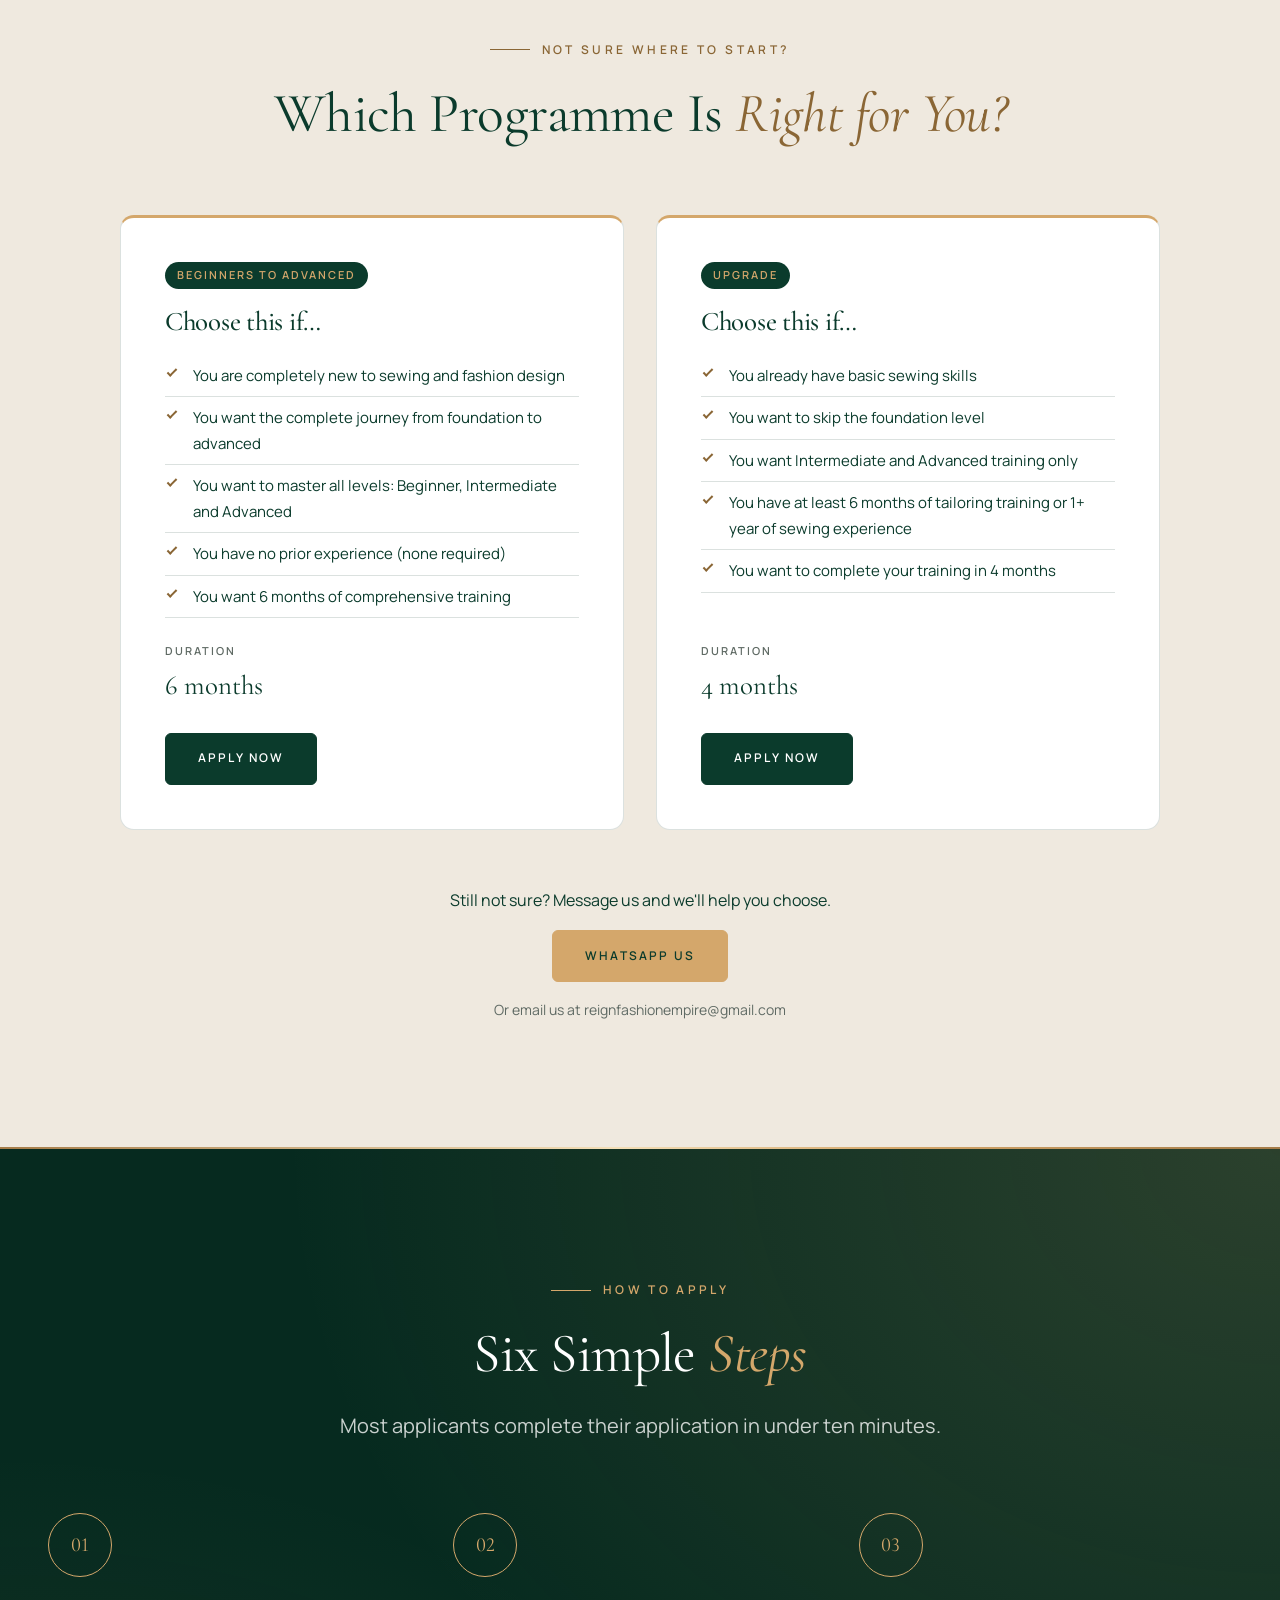
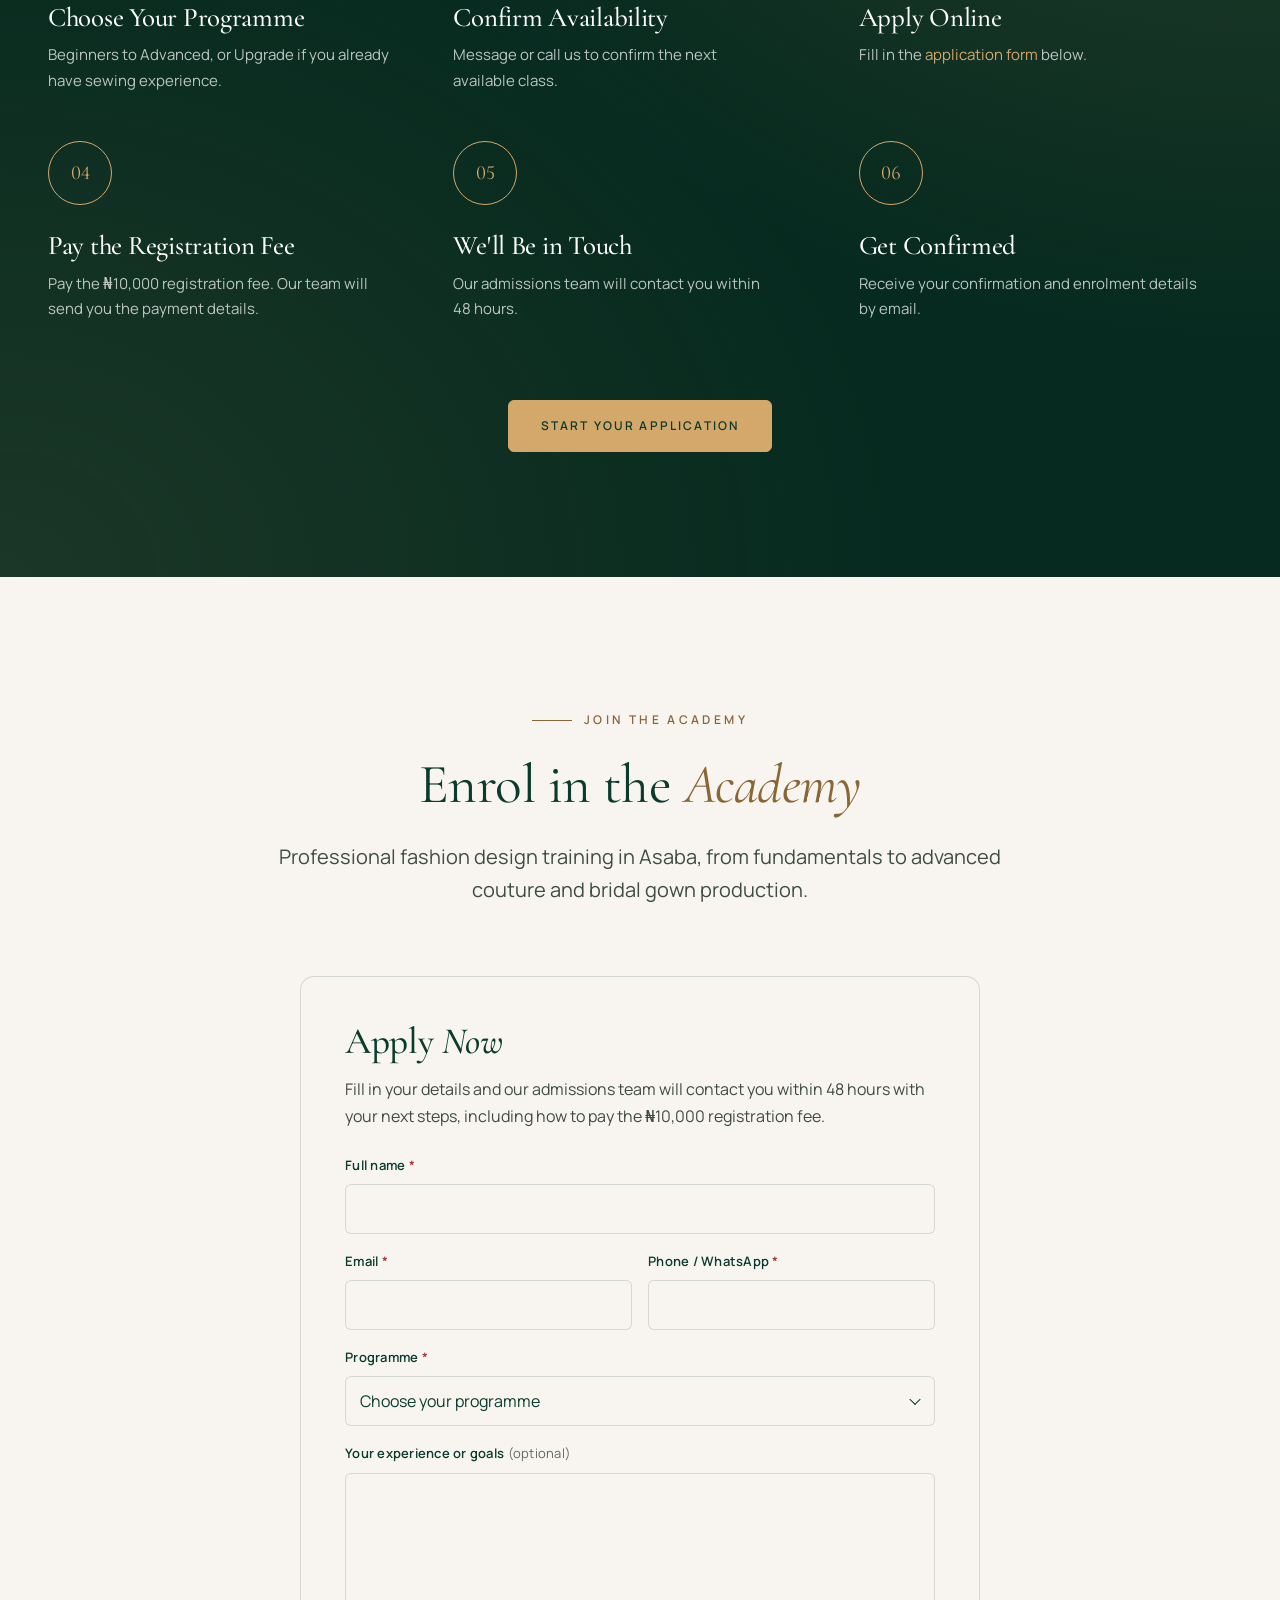
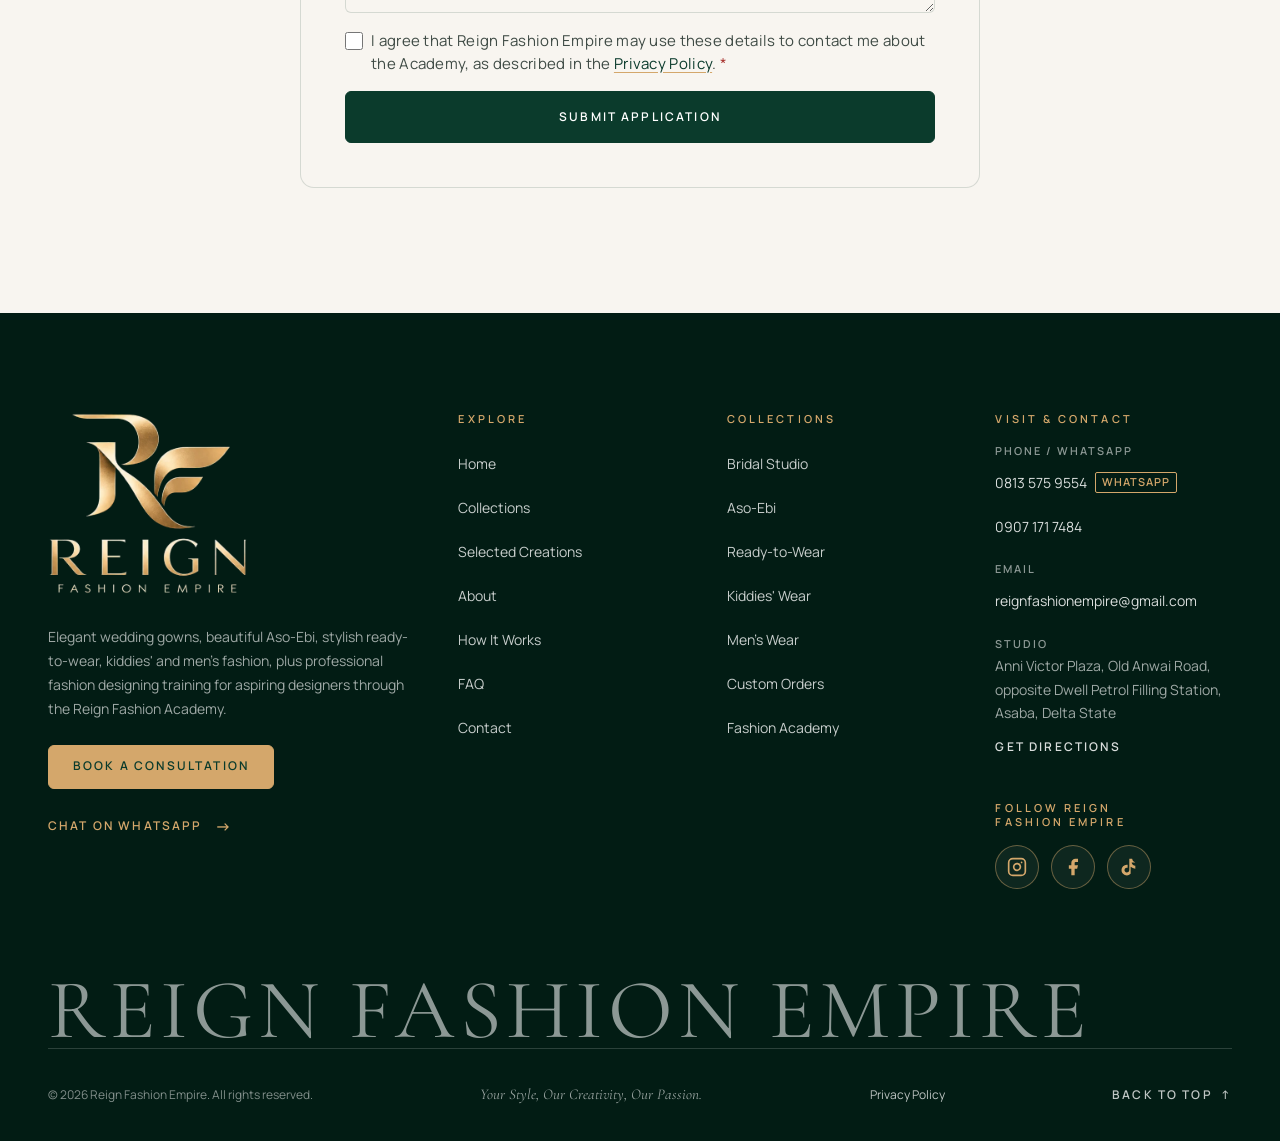
<file: academy.html>
<!DOCTYPE html>
<html lang="en">
<head>
  <meta charset="UTF-8">
  <meta name="viewport" content="width=device-width, initial-scale=1">

  <title>Fashion Academy in Delta State | Reign Fashion Academy</title>
  <meta name="description" content="Learn fashion design at Reign Fashion Academy, Asaba, Delta State. Full-time courses cover sewing, pattern drafting, garment construction, bridal and Aso-Ebi.">
  <meta name="keywords" content="Reign Fashion Academy, Reignfashionempire, fashion designing school Asaba, learn fashion designing Asaba, pattern drafting Asaba, fashion academy Delta State">
  <meta name="theme-color" content="#062A1F">

  <!-- Flags JS support so entrance animations never hide content when JS is off -->
  <script>document.documentElement.classList.add('js');</script>

  <link rel="canonical" href="https://reignfashionempire.com/academy">

  <!-- Social sharing previews (WhatsApp, Facebook, X, LinkedIn) -->
  <meta property="og:type" content="website">
  <meta property="og:site_name" content="Reign Fashion Empire">
  <meta property="og:locale" content="en_NG">
  <meta property="og:title" content="Fashion Academy in Delta State | Reign Fashion Academy">
  <meta property="og:description" content="Learn fashion design at Reign Fashion Academy, Asaba, Delta State. Full-time courses cover sewing, pattern drafting, garment construction, bridal and Aso-Ebi.">
  <meta property="og:url" content="https://reignfashionempire.com/academy">
  <meta property="og:image" content="https://reignfashionempire.com/assets/images/brand/og-image.jpg">
  <meta property="og:image:width" content="1200">
  <meta property="og:image:height" content="630">
  <meta property="og:image:alt" content="Reign Fashion Empire logo in gold on deep green">
  <meta name="twitter:card" content="summary_large_image">
  <meta name="twitter:title" content="Fashion Academy in Delta State | Reign Fashion Academy">
  <meta name="twitter:description" content="Learn fashion design at Reign Fashion Academy, Asaba, Delta State. Full-time courses cover sewing, pattern drafting, garment construction, bridal and Aso-Ebi.">
  <meta name="twitter:image" content="https://reignfashionempire.com/assets/images/brand/og-image.jpg">

  <!-- STRUCTURED DATA (generated): business, academy and FAQ details -->
  <script type="application/ld+json">
  {
    "@context": "https://schema.org",
    "@type": "EducationalOrganization",
    "@id": "https://reignfashionempire.com/academy#organization",
    "name": "Reign Fashion Academy",
    "url": "https://reignfashionempire.com/academy",
    "description": "Full-time fashion design training in Asaba, Delta State, covering sewing, pattern drafting, garment construction, bridal couture and Aso-Ebi design.",
    "parentOrganization": {
      "@id": "https://reignfashionempire.com/#business"
    },
    "address": {
      "@type": "PostalAddress",
      "streetAddress": "Anni Victor Plaza, Old Anwai Road, opposite Dwell Petrol Filling Station",
      "addressLocality": "Asaba",
      "addressRegion": "Delta State",
      "addressCountry": "NG"
    },
    "areaServed": [
      {
        "@type": "City",
        "name": "Asaba"
      },
      {
        "@type": "AdministrativeArea",
        "name": "Delta State"
      }
    ],
    "telephone": "+2348135759554",
    "email": "reignfashionempire@gmail.com"
  }
  </script>
  <!-- /STRUCTURED DATA -->

  <!-- Icons: gold RF monogram on brand green (generated from the logo) -->
  <link rel="icon" href="assets/favicon-48.png" type="image/png" sizes="48x48">
  <link rel="apple-touch-icon" href="assets/apple-touch-icon.png">

  <!-- Fonts -->
  <link rel="preconnect" href="https://fonts.googleapis.com">
  <link rel="preconnect" href="https://fonts.gstatic.com" crossorigin>
  <!-- Fonts load without blocking the page; text shows in a fallback font first -->
  <link rel="preload" as="style" href="https://fonts.googleapis.com/css2?family=Cormorant+Garamond:ital,wght@0,400;0,500;0,600;1,400;1,500&family=Manrope:wght@300;400;500;600&display=swap" onload="this.onload=null;this.rel='stylesheet'">
  <noscript><link rel="stylesheet" href="https://fonts.googleapis.com/css2?family=Cormorant+Garamond:ital,wght@0,400;0,500;0,600;1,400;1,500&family=Manrope:wght@300;400;500;600&display=swap"></noscript>

  <link rel="stylesheet" href="css/style.css">

</head>
<body data-page="academy">

  <!-- LAYOUT:TOP (generated by tools/build-layout.js: edit there, not here) -->
  <a class="skip-link" href="#main">Skip to main content</a>

  <header class="site-header" id="site-header">
    <div class="container header-inner">
      <a href="./" class="wordmark brand">
        <span class="brand__mark" aria-hidden="true"></span>
        <span class="brand__word" aria-hidden="true"></span>
        <span class="visually-hidden">Reign Fashion Empire, home</span>
      </a>

      <nav class="primary-nav" aria-label="Primary">
        <ul class="nav-list">
          <li><a href="./" class="nav-link">Home</a></li>
          <li class="nav-item has-sub">
            <a href="collections" class="nav-link">Collections</a>
            <button type="button" class="nav-sub-toggle" aria-expanded="false" aria-controls="sub-collections" aria-label="Show collections menu"><svg class="icon icon--chevron" viewBox="0 0 24 24" aria-hidden="true" focusable="false"><path d="m6 9 6 6 6-6"/></svg></button>
            <ul class="nav-sub" id="sub-collections">
              <li><a href="women" class="nav-sub-link">Women's Collection</a></li>
              <li><a href="men" class="nav-sub-link">Men's Collection</a></li>
              <li><a href="kids" class="nav-sub-link">Kiddies' Collection</a></li>
              <li><a href="collections" class="nav-sub-link">All Collections</a></li>
            </ul>
          </li>
          <li><a href="bridal" class="nav-link">Bridal</a></li>
          <li><a href="aso-ebi" class="nav-link">Aso-Ebi</a></li>
          <li><a href="academy" class="nav-link is-active" aria-current="page">Academy</a></li>
          <li><a href="about" class="nav-link">About</a></li>
          <li><a href="contact" class="nav-link">Contact</a></li>
        </ul>
      </nav>

      <a href="contact" class="btn btn--dark btn--sm header-cta">Book a Consultation</a>

      <button class="menu-toggle" id="menu-toggle" type="button"
              aria-expanded="false" aria-controls="mobile-menu" aria-label="Open menu">
        <span class="menu-toggle__bar"></span>
        <span class="menu-toggle__bar"></span>
      </button>
    </div>
  </header>

  <div class="mobile-menu" id="mobile-menu" role="dialog" aria-modal="true" aria-label="Site menu" hidden>
    <div class="mobile-menu__inner container">
      <nav aria-label="Mobile">
        <ul class="mobile-nav-list">
          <li><a href="./" class="mobile-nav-link">Home</a></li>
          <li><a href="collections" class="mobile-nav-link">Collections</a>
            <ul class="mobile-sub-list">
              <li><a href="women" class="mobile-sub-link">Women's Collection</a></li>
              <li><a href="men" class="mobile-sub-link">Men's Collection</a></li>
              <li><a href="kids" class="mobile-sub-link">Kiddies' Collection</a></li>
            </ul>
          </li>
          <li><a href="bridal" class="mobile-nav-link">Bridal</a></li>
          <li><a href="aso-ebi" class="mobile-nav-link">Aso-Ebi</a></li>
          <li><a href="academy" class="mobile-nav-link is-active" aria-current="page">Academy</a></li>
          <li><a href="about" class="mobile-nav-link">About</a></li>
          <li><a href="contact" class="mobile-nav-link">Contact</a></li>
        </ul>
      </nav>
      <div class="mobile-menu__footer">
        <a href="contact" class="btn btn--gold mobile-nav-link">Book a Consultation</a>
        <p class="mobile-menu__note">Bridal · Aso-Ebi · Ready-to-Wear · Academy</p>
      </div>
    </div>
  </div>
  <!-- /LAYOUT:TOP -->

  <main id="main">

    <!-- ============================================================
         PAGE BANNER
         ============================================================ -->
    <section class="page-hero" aria-labelledby="page-title">
      <div class="container">
        <nav class="crumbs" aria-label="Breadcrumb"><a href="./">Home</a><span aria-hidden="true">/</span><span aria-current="page">Academy</span></nav>
        <p class="eyebrow" data-edit="main-t1">Fashion Academy · Asaba, Delta State</p>
        <h1 id="page-title" class="display page-hero__title" data-edit="main-t3">Fashion Design <em>Training in Asaba</em></h1>
        <p class="lead page-hero__lead" data-edit="main-t2">Build practical fashion design skills at Reign Fashion Academy in Asaba, Delta State, from sewing and pattern drafting to garment construction and bridal couture.</p>
      </div>
    </section>

    <!-- ============================================================
         REIGN FASHION ACADEMY (Asaba)
         Programmes, fees, schedules, course outlines and application
         steps are as supplied by the owner (Oct 2026). The Advanced and
         Professional Development topic lists are still to come.
         ============================================================ -->
    <section id="academy" class="section academy" aria-labelledby="academy-title">
      <div class="container academy__grid">

        <div class="academy__content">
          <p class="eyebrow reveal" data-edit="academy-t1">Reign Fashion Academy · Asaba</p>
          <h2 id="academy-title" class="h2 reveal" style="--d: 80ms" data-edit="academy-t13">Learn the Craft. <em>Build</em> Your Future.</h2>
          <p class="lead reveal" style="--d: 160ms" data-edit="academy-t2">
            Students receive comprehensive fashion designing training structured to their skill level, combining theoretical knowledge with practical experience to prepare them for a successful career in the fashion industry.
          </p>

          <div class="academy__levels reveal" style="--d: 220ms">
            <h3 class="academy__subhead" data-edit="academy-t3">Training for every level</h3>
            <ol class="levels">
              <li><span class="levels__num" aria-hidden="true">01</span>Beginner</li>
              <li><span class="levels__num" aria-hidden="true">02</span>Intermediate</li>
              <li><span class="levels__num" aria-hidden="true">03</span>Advanced</li>
              <li><span class="levels__num" aria-hidden="true">04</span>Professional Development</li>
            </ol>
          </div>

          <div class="btn-row reveal" style="--d: 300ms">
            <a href="#programmes" class="btn btn--gold" data-edit="academy-t4">View Our Programmes</a>
            <a href="#register" class="btn btn--dark" data-edit="academy-t5">Apply Now</a>
          </div>
        </div>

        <div class="academy__aside">
          <!-- Academy photo: a graduate receiving her Reign Fashion Academy certificate (portrait 4:5) -->
          <div class="img-slot img-slot--wine ratio-portrait academy__img reveal"><img src="assets/images/academy-graduate-certificate.jpg" alt="A Reign Fashion Academy graduate holding her certificate beside her instructor at the Asaba studio" width="959" height="1280" loading="lazy" decoding="async" style="object-position: 50% 30%" data-edit="academy-img1"></div>

          <div class="academy__curriculum reveal" style="--d: 100ms">
            <h3 class="academy__subhead" data-edit="academy-t6">What the course covers</h3>
            <ul class="curriculum">
              <li data-edit="academy-t7">Basic sewing techniques</li>
              <li data-edit="academy-t8">Pattern drafting</li>
              <li data-edit="academy-t9">Garment construction</li>
              <li data-edit="academy-t10">Aso-Ebi designs</li>
              <li data-edit="academy-t11">Bridal &amp; wedding gown production</li>
              <li data-edit="academy-t12">Ready-to-wear &amp; fashion finishing techniques</li>
            </ul>
          </div>
        </div>

      </div>
    </section>

    <!-- ============================================================
         PROGRAMMES — two courses, each with a collapsible outline
         ============================================================ -->
    <section id="programmes" class="section section--dark academy-band programmes" aria-labelledby="programmes-title">
      <div class="container">
        <header class="section-head section-head--center">
          <p class="eyebrow reveal" data-edit="programmes-t1">Our Programmes</p>
          <h2 id="programmes-title" class="h2 reveal" style="--d: 80ms" data-edit="programmes-t100">Choose Your <em>Path</em></h2>
          <p class="lead reveal" style="--d: 160ms" data-edit="programmes-t2">Two full-time programmes at our Asaba training centre: start from the very beginning, or build on the skills you already have.</p>
        </header>

        <div class="programmes__grid">

          <!-- Beginners to Advanced -->
          <article class="programme reveal" aria-labelledby="prog-b2a">
            <p class="programme__tag" data-edit="programmes-t3">Beginners to Advanced</p>
            <h3 id="prog-b2a" class="programme__title" data-edit="programmes-t101">Complete Fashion <em>Journey</em></h3>
            <p class="programme__sub" data-edit="programmes-t4">From complete beginner to advanced designer, covering all levels in one comprehensive 6-month programme.</p>

            <dl class="programme__facts">
              <div><dt data-edit="programmes-t5">Duration</dt><dd data-edit="programmes-t6">6 months</dd></div>
              <div><dt data-edit="programmes-t7">Schedule</dt><dd data-edit="programmes-t8">Mon–Fri · 9am–3pm</dd></div>
              <div><dt data-edit="programmes-t11">Requirement</dt><dd data-edit="programmes-t12">No experience required</dd></div>
              <div data-tuition-row="beginner" hidden><dt data-edit="programmes-t9">Tuition</dt><dd data-tuition="beginner"></dd></div>
            </dl>

            <p class="programme__desc" data-edit="programmes-t13">
              The most comprehensive fashion design programme at Reign Fashion Academy. Starting from
              absolute basics and progressing through Intermediate and Advanced levels, you will graduate
              as a fully-rounded fashion designer capable of creating everything from basic garments to
              bridal couture.
            </p>

            <details class="outline">
              <summary class="outline__toggle" data-edit="programmes-t14">View full course outline</summary>
              <div class="outline__body">
                <section class="outline__level">
                  <h4 class="outline__level-title"><span>01</span>Beginner Level</h4>
                  <div class="outline__groups">
                    <div class="outline__group"><h5>Introduction to Fashion Designing</h5><ul><li data-edit="programmes-t15">What is Fashion Design</li><li data-edit="programmes-t16">Key Terms in Fashion Design</li><li data-edit="programmes-t17">Concept of Fashion</li><li data-edit="programmes-t18">Primary Types of Fashion Design</li><li data-edit="programmes-t19">Careers in Fashion</li></ul></div>
                    <div class="outline__group"><h5>Basic Tools &amp; Techniques</h5><ul><li data-edit="programmes-t20">Parts of a Sewing Machine and Their Functions</li><li data-edit="programmes-t21">Pedalling the Machine</li><li data-edit="programmes-t22">Sewing Straight Lines</li><li data-edit="programmes-t23">Sewing Curves and Sharp Edges</li><li data-edit="programmes-t24">Basic Hand Stitches</li></ul></div>
                    <div class="outline__group"><h5>Design Fundamentals</h5><ul><li data-edit="programmes-t25">Types of Body Shapes</li><li data-edit="programmes-t26">Importance of Body Shape in Fashion Design</li><li data-edit="programmes-t27">Colour, Patterns and Lines</li><li data-edit="programmes-t28">Mood Board Development</li></ul></div>
                    <div class="outline__group"><h5>Fabric Knowledge</h5><ul><li data-edit="programmes-t29">Types of Fabrics and Their Uses</li></ul></div>
                    <div class="outline__group"><h5>Garment Techniques</h5><ul><li data-edit="programmes-t30">Methods of Reducing and Controlling Fullness</li><li data-edit="programmes-t31">Basic Necklines</li><li data-edit="programmes-t32">Turning of Neckline</li><li data-edit="programmes-t33">Top Stitching</li></ul></div>
                    <div class="outline__group"><h5>Garment Construction</h5><ul><li data-edit="programmes-t34">Types of Pleats</li><li data-edit="programmes-t35">Types of Gathers</li><li data-edit="programmes-t36">Flare Skirt</li><li data-edit="programmes-t37">Bubble Skirt</li><li data-edit="programmes-t38">Boubou Dress</li><li data-edit="programmes-t39">Smocking Dresses</li></ul></div>
                  </div>
                </section>
                <section class="outline__level">
                  <h4 class="outline__level-title"><span>02</span>Intermediate Level</h4>
                  <div class="outline__groups">
                    <div class="outline__group"><h5>Measurements &amp; Pattern Making</h5><ul><li data-edit="programmes-t40">Tape Reading / Body Measurement</li><li data-edit="programmes-t41">Introduction to Pattern Drafting</li><li data-edit="programmes-t42">Basic Garment Blocks</li><li data-edit="programmes-t43">Basic Sleeve</li><li data-edit="programmes-t44">Basic Skirt</li><li data-edit="programmes-t45">Neckline Variations</li></ul></div>
                    <div class="outline__group"><h5>Garment Development</h5><ul><li data-edit="programmes-t46">Types of Sleeves</li><li data-edit="programmes-t47">Types of Skirts</li><li data-edit="programmes-t48">Six-Piece Skirt</li><li data-edit="programmes-t49">Mermaid Skirt</li></ul></div>
                    <div class="outline__group"><h5>Shirt Making</h5><ul><li data-edit="programmes-t50">Shirt and Collar Construction</li></ul></div>
                    <div class="outline__group"><h5>Advanced Techniques</h5><ul><li data-edit="programmes-t51">Dart Manipulation / Dart Transfer</li><li data-edit="programmes-t52">Flare, Flounce and Cone Techniques</li></ul></div>
                    <div class="outline__group"><h5>Garment Categories</h5><ul><li data-edit="programmes-t53">Types of Pants</li><li data-edit="programmes-t54">Playsuit and Bodysuit</li><li data-edit="programmes-t55">Blazer Construction</li></ul></div>
                    <div class="outline__group"><h5>Creative &amp; Design Skills</h5><ul><li data-edit="programmes-t56">Fabric Painting</li><li data-edit="programmes-t57">Pencil Illustration</li><li data-edit="programmes-t58">Streetwear Design</li></ul></div>
                  </div>
                </section>
                <section class="outline__level">
                  <h4 class="outline__level-title"><span>03</span>Advanced Level</h4>
                  <p class="outline__pending" data-edit="programmes-t59">Full topic list shared on enrolment.</p>
                </section>
                <section class="outline__level">
                  <h4 class="outline__level-title"><span>04</span>Professional Development</h4>
                  <p class="outline__pending" data-edit="programmes-t60">Full topic list shared on enrolment.</p>
                </section>
              </div>
            </details>

            <p class="programme__where" data-edit="programmes-t61">Asaba training centre · Contact us to confirm availability</p>
            <div class="btn-row programme__actions">
              <a href="#register" class="btn btn--dark" data-programme="beginner">Apply Now</a>
              <a href="contact?service=academy" class="link-arrow" data-service="academy">Check Availability</a>
            </div>
          </article>

          <!-- Upgrade -->
          <article class="programme reveal" style="--d: 100ms" aria-labelledby="prog-upgrade">
            <p class="programme__tag" data-edit="programmes-t62">Upgrade</p>
            <h3 id="prog-upgrade" class="programme__title" data-edit="programmes-t102">Intermediate &amp; <em>Advanced</em></h3>
            <p class="programme__sub" data-edit="programmes-t63">Take your existing skills to professional level in 4 months.</p>

            <dl class="programme__facts">
              <div><dt data-edit="programmes-t64">Duration</dt><dd data-edit="programmes-t65">4 months</dd></div>
              <div><dt data-edit="programmes-t66">Schedule</dt><dd data-edit="programmes-t67">Mon–Fri · 9am–2pm</dd></div>
              <div><dt data-edit="programmes-t70">Requirement</dt><dd data-edit="programmes-t71">Basic sewing skills</dd></div>
              <div data-tuition-row="intermediate" hidden><dt data-edit="programmes-t68">Tuition</dt><dd data-tuition="intermediate"></dd></div>
            </dl>

            <p class="programme__desc" data-edit="programmes-t72">
              Designed for those who already have basic sewing knowledge and want to advance to
              professional level. The Upgrade programme skips the foundation level and dives straight into
              Intermediate and Advanced techniques, including corsetry, bridal wear and professional
              business skills.
            </p>

            <div class="programme__notice" role="note">
              <p class="programme__notice-title" data-edit="programmes-t73">Eligibility</p>
              <p data-edit="programmes-t74">You must meet <strong>one</strong> of the following to enrol:</p>
              <ul>
                <li data-edit="programmes-t75">At least 6 months of tailoring or fashion design training in a professional setting</li>
                <li data-edit="programmes-t76">1 year or more of tailoring or sewing experience</li>
              </ul>
            </div>

            <details class="outline">
              <summary class="outline__toggle" data-edit="programmes-t77">View full course outline</summary>
              <div class="outline__body">
                <section class="outline__level">
                  <h4 class="outline__level-title"><span>01</span>Intermediate Level</h4>
                  <div class="outline__groups">
                    <div class="outline__group"><h5>Measurements &amp; Pattern Making</h5><ul><li data-edit="programmes-t78">Tape Reading / Body Measurement</li><li data-edit="programmes-t79">Introduction to Pattern Drafting</li><li data-edit="programmes-t80">Basic Garment Blocks</li><li data-edit="programmes-t81">Basic Sleeve</li><li data-edit="programmes-t82">Basic Skirt</li><li data-edit="programmes-t83">Neckline Variations</li></ul></div>
                    <div class="outline__group"><h5>Garment Development</h5><ul><li data-edit="programmes-t84">Types of Sleeves</li><li data-edit="programmes-t85">Types of Skirts</li><li data-edit="programmes-t86">Six-Piece Skirt</li><li data-edit="programmes-t87">Mermaid Skirt</li></ul></div>
                    <div class="outline__group"><h5>Shirt Making</h5><ul><li data-edit="programmes-t88">Shirt and Collar Construction</li></ul></div>
                    <div class="outline__group"><h5>Advanced Techniques</h5><ul><li data-edit="programmes-t89">Dart Manipulation / Dart Transfer</li><li data-edit="programmes-t90">Flare, Flounce and Cone Techniques</li></ul></div>
                    <div class="outline__group"><h5>Garment Categories</h5><ul><li data-edit="programmes-t91">Types of Pants</li><li data-edit="programmes-t92">Playsuit and Bodysuit</li><li data-edit="programmes-t93">Blazer Construction</li></ul></div>
                    <div class="outline__group"><h5>Creative &amp; Design Skills</h5><ul><li data-edit="programmes-t94">Fabric Painting</li><li data-edit="programmes-t95">Pencil Illustration</li><li data-edit="programmes-t96">Streetwear Design</li></ul></div>
                  </div>
                </section>
                <section class="outline__level">
                  <h4 class="outline__level-title"><span>02</span>Advanced Level</h4>
                  <p class="outline__pending" data-edit="programmes-t97">Full topic list shared on enrolment.</p>
                </section>
                <section class="outline__level">
                  <h4 class="outline__level-title"><span>03</span>Professional Development</h4>
                  <p class="outline__pending" data-edit="programmes-t98">Full topic list shared on enrolment.</p>
                </section>
              </div>
            </details>

            <p class="programme__where" data-edit="programmes-t99">Asaba training centre · Contact us to confirm availability</p>
            <div class="btn-row programme__actions">
              <a href="#register" class="btn btn--dark" data-programme="intermediate">Apply Now</a>
              <a href="contact?service=academy" class="link-arrow" data-service="academy">Check Availability</a>
            </div>
          </article>

        </div>
      </div>
    </section>

    <!-- ============================================================
         WHICH PROGRAMME IS RIGHT FOR YOU?
         ============================================================ -->
    <section id="compare" class="section compare" aria-labelledby="compare-title">
      <div class="container">
        <header class="section-head section-head--center">
          <p class="eyebrow reveal" data-edit="compare-t1">Not Sure Where to Start?</p>
          <h2 id="compare-title" class="h2 reveal" style="--d: 80ms" data-edit="compare-t25">Which Programme Is <em>Right for You?</em></h2>
        </header>

        <div class="compare__grid">
          <div class="compare-card reveal">
            <p class="programme__tag" data-edit="compare-t2">Beginners to Advanced</p>
            <h3 class="compare-card__title" data-edit="compare-t3">Choose this if…</h3>
            <ul class="checklist">
              <li data-edit="compare-t4">You are completely new to sewing and fashion design</li>
              <li data-edit="compare-t5">You want the complete journey from foundation to advanced</li>
              <li data-edit="compare-t6">You want to master all levels: Beginner, Intermediate and Advanced</li>
              <li data-edit="compare-t7">You have no prior experience (none required)</li>
              <li data-edit="compare-t8">You want 6 months of comprehensive training</li>
            </ul>
            <dl class="compare-card__facts">
              <div><dt data-edit="compare-t9">Duration</dt><dd data-edit="compare-t10">6 months</dd></div>
              <div data-tuition-row="beginner" hidden><dt data-edit="compare-t11">Tuition</dt><dd data-tuition="beginner"></dd></div>
            </dl>
            <a href="#register" class="btn btn--dark" data-programme="beginner">Apply Now</a>
          </div>

          <div class="compare-card reveal" style="--d: 100ms">
            <p class="programme__tag" data-edit="compare-t13">Upgrade</p>
            <h3 class="compare-card__title" data-edit="compare-t14">Choose this if…</h3>
            <ul class="checklist">
              <li data-edit="compare-t15">You already have basic sewing skills</li>
              <li data-edit="compare-t16">You want to skip the foundation level</li>
              <li data-edit="compare-t17">You want Intermediate and Advanced training only</li>
              <li data-edit="compare-t18">You have at least 6 months of tailoring training or 1+ year of sewing experience</li>
              <li data-edit="compare-t19">You want to complete your training in 4 months</li>
            </ul>
            <dl class="compare-card__facts">
              <div><dt data-edit="compare-t20">Duration</dt><dd data-edit="compare-t21">4 months</dd></div>
              <div data-tuition-row="intermediate" hidden><dt data-edit="compare-t22">Tuition</dt><dd data-tuition="intermediate"></dd></div>
            </dl>
            <a href="#register" class="btn btn--dark" data-programme="intermediate">Apply Now</a>
          </div>
        </div>

        <div class="compare__help reveal">
          <p data-edit="compare-t24">Still not sure? Message us and we'll help you choose.</p>
          <a class="btn btn--gold" data-whatsapp data-service="academy" target="_blank" rel="noopener" hidden>WhatsApp Us</a>
          <p class="compare__email">Or email us at <span data-contact="email">reignfashionempire@gmail.com</span></p>
        </div>
      </div>
    </section>

    <!-- ============================================================
         HOW TO APPLY — six steps
         ============================================================ -->
    <section id="how-to-apply" class="section section--dark academy-band process" aria-labelledby="apply-title">
      <div class="container">
        <header class="section-head section-head--center">
          <p class="eyebrow reveal" data-edit="how-to-apply-t1">How to Apply</p>
          <h2 id="apply-title" class="h2 reveal" style="--d: 80ms" data-edit="how-to-apply-t9">Six Simple <em>Steps</em></h2>
          <p class="lead reveal" style="--d: 160ms" data-edit="how-to-apply-t2">Most applicants complete their application in under ten minutes.</p>
        </header>

        <ol class="process__steps process__steps--grid">
          <li class="process-step reveal">
            <span class="process-step__num" aria-hidden="true">01</span>
            <h3 class="process-step__title"><span class="visually-hidden">Step 1: </span>Choose Your Programme</h3>
            <p data-edit="how-to-apply-t3">Beginners to Advanced, or Upgrade if you already have sewing experience.</p>
          </li>
          <li class="process-step reveal" style="--d: 80ms">
            <span class="process-step__num" aria-hidden="true">02</span>
            <h3 class="process-step__title"><span class="visually-hidden">Step 2: </span>Confirm Availability</h3>
            <p data-edit="how-to-apply-t4">Message or call us to confirm the next available class.</p>
          </li>
          <li class="process-step reveal" style="--d: 160ms">
            <span class="process-step__num" aria-hidden="true">03</span>
            <h3 class="process-step__title"><span class="visually-hidden">Step 3: </span>Apply Online</h3>
            <p>Fill in the <a href="#register">application form</a> below.</p>
          </li>
          <li class="process-step reveal" style="--d: 240ms">
            <span class="process-step__num" aria-hidden="true">04</span>
            <h3 class="process-step__title"><span class="visually-hidden">Step 4: </span>Pay the Registration Fee</h3>
            <p data-edit="how-to-apply-t5">Pay the ₦10,000 registration fee. Our team will send you the payment details.</p>
          </li>
          <li class="process-step reveal" style="--d: 320ms">
            <span class="process-step__num" aria-hidden="true">05</span>
            <h3 class="process-step__title"><span class="visually-hidden">Step 5: </span>We'll Be in Touch</h3>
            <p data-edit="how-to-apply-t6">Our admissions team will contact you within 48 hours.</p>
          </li>
          <li class="process-step reveal" style="--d: 400ms">
            <span class="process-step__num" aria-hidden="true">06</span>
            <h3 class="process-step__title"><span class="visually-hidden">Step 6: </span>Get Confirmed</h3>
            <p data-edit="how-to-apply-t7">Receive your confirmation and enrolment details by email.</p>
          </li>
        </ol>

        <div class="process__cta reveal">
          <a href="#register" class="btn btn--gold" data-edit="how-to-apply-t8">Start Your Application</a>
        </div>
      </div>
    </section>

    <!-- ============================================================
         ACADEMY REGISTRATION FORM
         ============================================================ -->
    <section id="register" class="section section--champagne reg" aria-labelledby="reg-title">
      <div class="container">
        <header class="section-head section-head--center">
          <p class="eyebrow reveal" data-edit="register-t1">Join the Academy</p>
          <h2 id="reg-title" class="h2 reveal" style="--d: 80ms" data-edit="register-t5">Enrol in the <em>Academy</em></h2>
          <p class="lead reveal" style="--d: 160ms" data-edit="register-t2">Professional fashion design training in Asaba, from fundamentals to advanced couture and bridal gown production.</p>
        </header>

        <div class="reg__grid">
          <div class="reg-card reg-card--form reveal" style="--d: 120ms; max-width: 680px; margin: 0 auto; width: 100%;">
            <h3 class="reg-card__title" data-edit="register-t3">Apply <em>Now</em></h3>
            <p class="reg-card__text" data-edit="register-t4">Fill in your details and our admissions team will contact you within 48 hours with your next steps, including how to pay the ₦10,000 registration fee.</p>

            <form class="reg-form" id="academy-form" novalidate>
              <div class="field">
                <label for="a-name">Full name <span class="req" aria-hidden="true">*</span></label>
                <input id="a-name" name="name" type="text" autocomplete="name" required aria-describedby="a-name-err">
                <p class="field__error" id="a-name-err"></p>
              </div>
              <div class="reg-form__row">
                <div class="field">
                  <label for="a-email">Email <span class="req" aria-hidden="true">*</span></label>
                  <input id="a-email" name="email" type="email" autocomplete="email" inputmode="email" required aria-describedby="a-email-err">
                  <p class="field__error" id="a-email-err"></p>
                </div>
                <div class="field">
                  <label for="a-phone">Phone / WhatsApp <span class="req" aria-hidden="true">*</span></label>
                  <input id="a-phone" name="phone" type="tel" autocomplete="tel" inputmode="tel" required aria-describedby="a-phone-err">
                  <p class="field__error" id="a-phone-err"></p>
                </div>
              </div>
              <div class="field">
                <label for="a-level">Programme <span class="req" aria-hidden="true">*</span></label>
                <div class="select-wrap">
                  <select id="a-level" name="level" required aria-describedby="a-level-err">
                    <option value="">Choose your programme</option>
                    <option value="beginner" data-tuition-option="Beginners to Advanced (6 months)">Beginners to Advanced (6 months)</option>
                    <option value="intermediate" data-tuition-option="Upgrade: Intermediate &amp; Advanced (4 months)">Upgrade: Intermediate &amp; Advanced (4 months)</option>
                  </select>
                </div>
                <p class="field__error" id="a-level-err"></p>
              </div>
              <!-- Both programmes run Mon–Fri; the backend still records a schedule -->
              <input type="hidden" name="schedule" value="weekdays">
              <div class="field">
                <label for="a-experience">Your experience or goals <span class="field__optional">(optional)</span></label>
                <textarea id="a-experience" name="experience" rows="3" maxlength="1500"></textarea>
              </div>
              <div class="field field--consent">
                <label class="choice choice--consent">
                  <input type="checkbox" name="consent" value="yes" required aria-describedby="a-consent-err">
                  <span>I agree that Reign Fashion Empire may use these details to contact me about the Academy, as described in the <a href="privacy" target="_blank" rel="noopener">Privacy Policy</a>. <span class="req" aria-hidden="true">*</span></span>
                </label>
                <p class="field__error" id="a-consent-err"></p>
              </div>
              <div class="hp" aria-hidden="true">
                <label for="a-website">Leave this field empty</label>
                <input id="a-website" name="website" type="text" tabindex="-1" autocomplete="off">
              </div>
              <button type="submit" class="btn btn--dark reg-form__submit">Submit Application</button>
              <div class="form-status" id="academy-status" role="status" aria-live="polite" tabindex="-1" hidden></div>
            </form>
          </div>
        </div>
      </div>
    </section>

    <!-- Floating WhatsApp shortcut (shown by script only when a number is configured) -->
    <a class="wa-float" data-whatsapp target="_blank" rel="noopener" aria-label="Chat with Reign Fashion Empire on WhatsApp" hidden>
      <svg class="icon" viewBox="0 0 24 24" aria-hidden="true" focusable="false"><path d="M7.9 20A9 9 0 1 0 4 16.1L2 22Z"/></svg>
    </a>

  </main>

  <!-- LAYOUT:FOOTER (generated by tools/build-layout.js from tools/layout/footer.html) -->
  <!-- ============================================================
       FOOTER
       Contact details and social links are filled from SITE_CONFIG in
       js/script.js. Privacy / terms links are intentionally omitted until
       those pages exist.
       ============================================================ -->
  <footer class="site-footer on-dark" aria-labelledby="footer-title">
    <h2 id="footer-title" class="visually-hidden">Reign Fashion Empire site footer</h2>
    <div class="container">

      <div class="footer__top">
        <div class="footer__brand">
          <!-- LOGO: full stacked logo in metallic gold, transparent background -->
          <a href="./" class="footer__logo">
            <picture>
              <source srcset="assets/images/brand/logo-full-gold.webp" type="image/webp">
              <img src="assets/images/brand/logo-full-gold.png" alt="Reign Fashion Empire, back to top"
                   width="480" height="438" loading="lazy" decoding="async">
            </picture>
          </a>
          <p class="footer__desc">
            Elegant wedding gowns, beautiful Aso-Ebi, stylish ready-to-wear, kiddies' and men's
            fashion, plus professional fashion designing training for aspiring designers through the Reign Fashion Academy.
          </p>
          <div class="btn-row">
            <a href="contact" class="btn btn--gold btn--sm">Book a Consultation</a>
            <a class="link-arrow footer__wa" data-whatsapp target="_blank" rel="noopener" hidden>Chat on WhatsApp</a>
          </div>
        </div>

        <nav class="footer__col" aria-label="Footer: explore">
          <h3 class="footer__heading">Explore</h3>
          <ul class="footer__links">
            <li><a href="./">Home</a></li>
            <li><a href="collections">Collections</a></li>
            <li><a href="collections#gallery">Selected Creations</a></li>
            <li><a href="about">About</a></li>
            <li><a href="about#process">How It Works</a></li>
            <li><a href="about#faq">FAQ</a></li>
            <li><a href="contact">Contact</a></li>
          </ul>
        </nav>

        <nav class="footer__col" aria-label="Footer: collections and services">
          <h3 class="footer__heading">Collections</h3>
          <ul class="footer__links">
            <li><a href="bridal">Bridal Studio</a></li>
            <li><a href="aso-ebi">Aso-Ebi</a></li>
            <li><a href="collections#ready-to-wear">Ready-to-Wear</a></li>
            <li><a href="collections#kids">Kiddies' Wear</a></li>
            <li><a href="collections#men">Men's Wear</a></li>
            <li><a href="collections#services">Custom Orders</a></li>
            <li><a href="academy">Fashion Academy</a></li>
          </ul>
        </nav>

        <div class="footer__col">
          <h3 class="footer__heading">Visit &amp; Contact</h3>
          <ul class="footer__contact">
            <li><span class="footer__label">Phone / WhatsApp</span><span data-contact="phone">To be confirmed</span></li>
            <li><span class="footer__label">Email</span><span data-contact="email">To be confirmed</span></li>
            <li><span class="footer__label">Studio</span><span data-contact="address">To be confirmed</span></li>
          </ul>
          <h3 class="footer__heading footer__heading--follow">Follow Reign Fashion Empire</h3>
          <ul class="social__list footer__social" data-contact="social">
            <li>
              <a href="https://www.instagram.com/reign_fashion_empire/" target="_blank" rel="noopener noreferrer" class="social-link social-link--instagram" aria-label="Instagram: @reign_fashion_empire (opens in a new tab)" title="Instagram: @reign_fashion_empire">
                <svg class="social-icon" viewBox="0 0 24 24" width="20" height="20" fill="none" stroke="currentColor" stroke-width="2" stroke-linecap="round" stroke-linejoin="round" aria-hidden="true" focusable="false"><rect width="20" height="20" x="2" y="2" rx="5" ry="5"/><path d="M16 11.37A4 4 0 1 1 12.63 8 4 4 0 0 1 16 11.37z"/><line x1="17.5" x2="17.51" y1="6.5" y2="6.5"/></svg>
                <span class="visually-hidden">Instagram</span>
              </a>
            </li>
            <li>
              <a href="https://www.facebook.com/Reign-Fashion-Empire" target="_blank" rel="noopener noreferrer" class="social-link social-link--facebook" aria-label="Facebook: @Reign-Fashion-Empire (opens in a new tab)" title="Facebook: @Reign-Fashion-Empire">
                <svg class="social-icon" viewBox="0 0 24 24" width="20" height="20" fill="currentColor" aria-hidden="true" focusable="false"><path d="M18 2h-3a5 5 0 0 0-5 5v3H7v4h3v8h4v-8h3l1-4h-4V7a1 1 0 0 1 1-1h3z"/></svg>
                <span class="visually-hidden">Facebook</span>
              </a>
            </li>
            <li>
              <a href="https://www.tiktok.com/@reignfashionacademy" target="_blank" rel="noopener noreferrer" class="social-link social-link--tiktok" aria-label="TikTok: @#Reign-Fashion-Academy Asaba (opens in a new tab)" title="TikTok: @#Reign-Fashion-Academy Asaba">
                <svg class="social-icon" viewBox="0 0 24 24" width="20" height="20" fill="currentColor" aria-hidden="true" focusable="false"><path d="M19.59 6.69a4.83 4.83 0 0 1-3.77-4.25V2h-3.45v13.67a2.89 2.89 0 0 1-5.2 1.74 2.89 2.89 0 0 1 2.31-4.64c.298-.002.595.042.88.13V9.4a6.33 6.33 0 0 0-1-.08A6.34 6.34 0 0 0 3 15.66a6.34 6.34 0 0 0 10.86 4.43c.03-.03.06-.06.09-.09V11.8a8.16 8.16 0 0 0 5.64 2.2V10.5a4.88 4.88 0 0 1-3-1.07 4.78 4.78 0 0 1-1.46-2.74h-.01z"/></svg>
                <span class="visually-hidden">TikTok</span>
              </a>
            </li>
          </ul>
        </div>
      </div>

      <p class="footer__mark" aria-hidden="true">REIGN FASHION EMPIRE</p>

      <div class="footer__bottom">
        <p>&copy; <span data-year>2026</span> Reign Fashion Empire. All rights reserved.</p>
        <p class="footer__motto">Your Style, Our Creativity, Our Passion.</p>
        <a href="privacy" class="footer__legal">Privacy Policy</a>
        <a href="#main" class="footer__top-link">Back to top <span aria-hidden="true">↑</span></a>
      </div>
    </div>
  </footer>
  <!-- /LAYOUT:FOOTER -->

  <script src="js/script.js" defer></script>
</body>
</html>
</file>
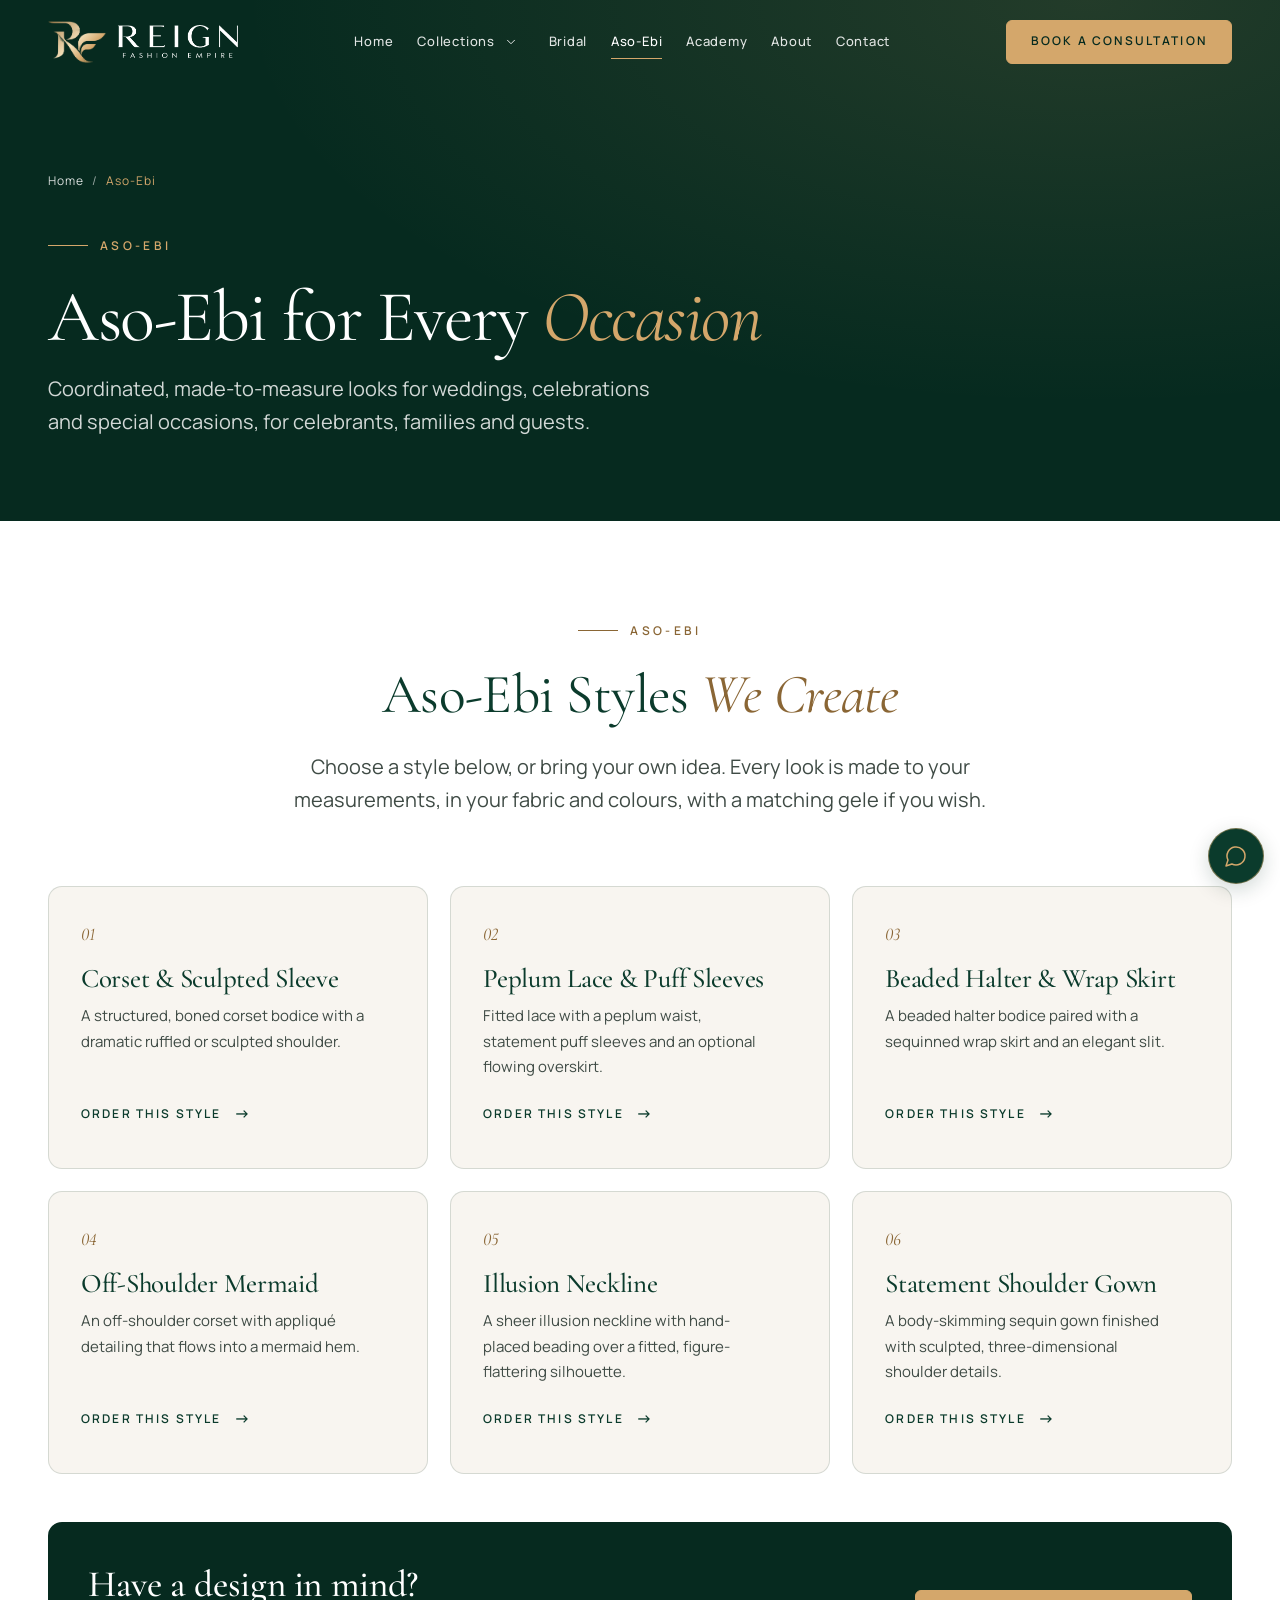
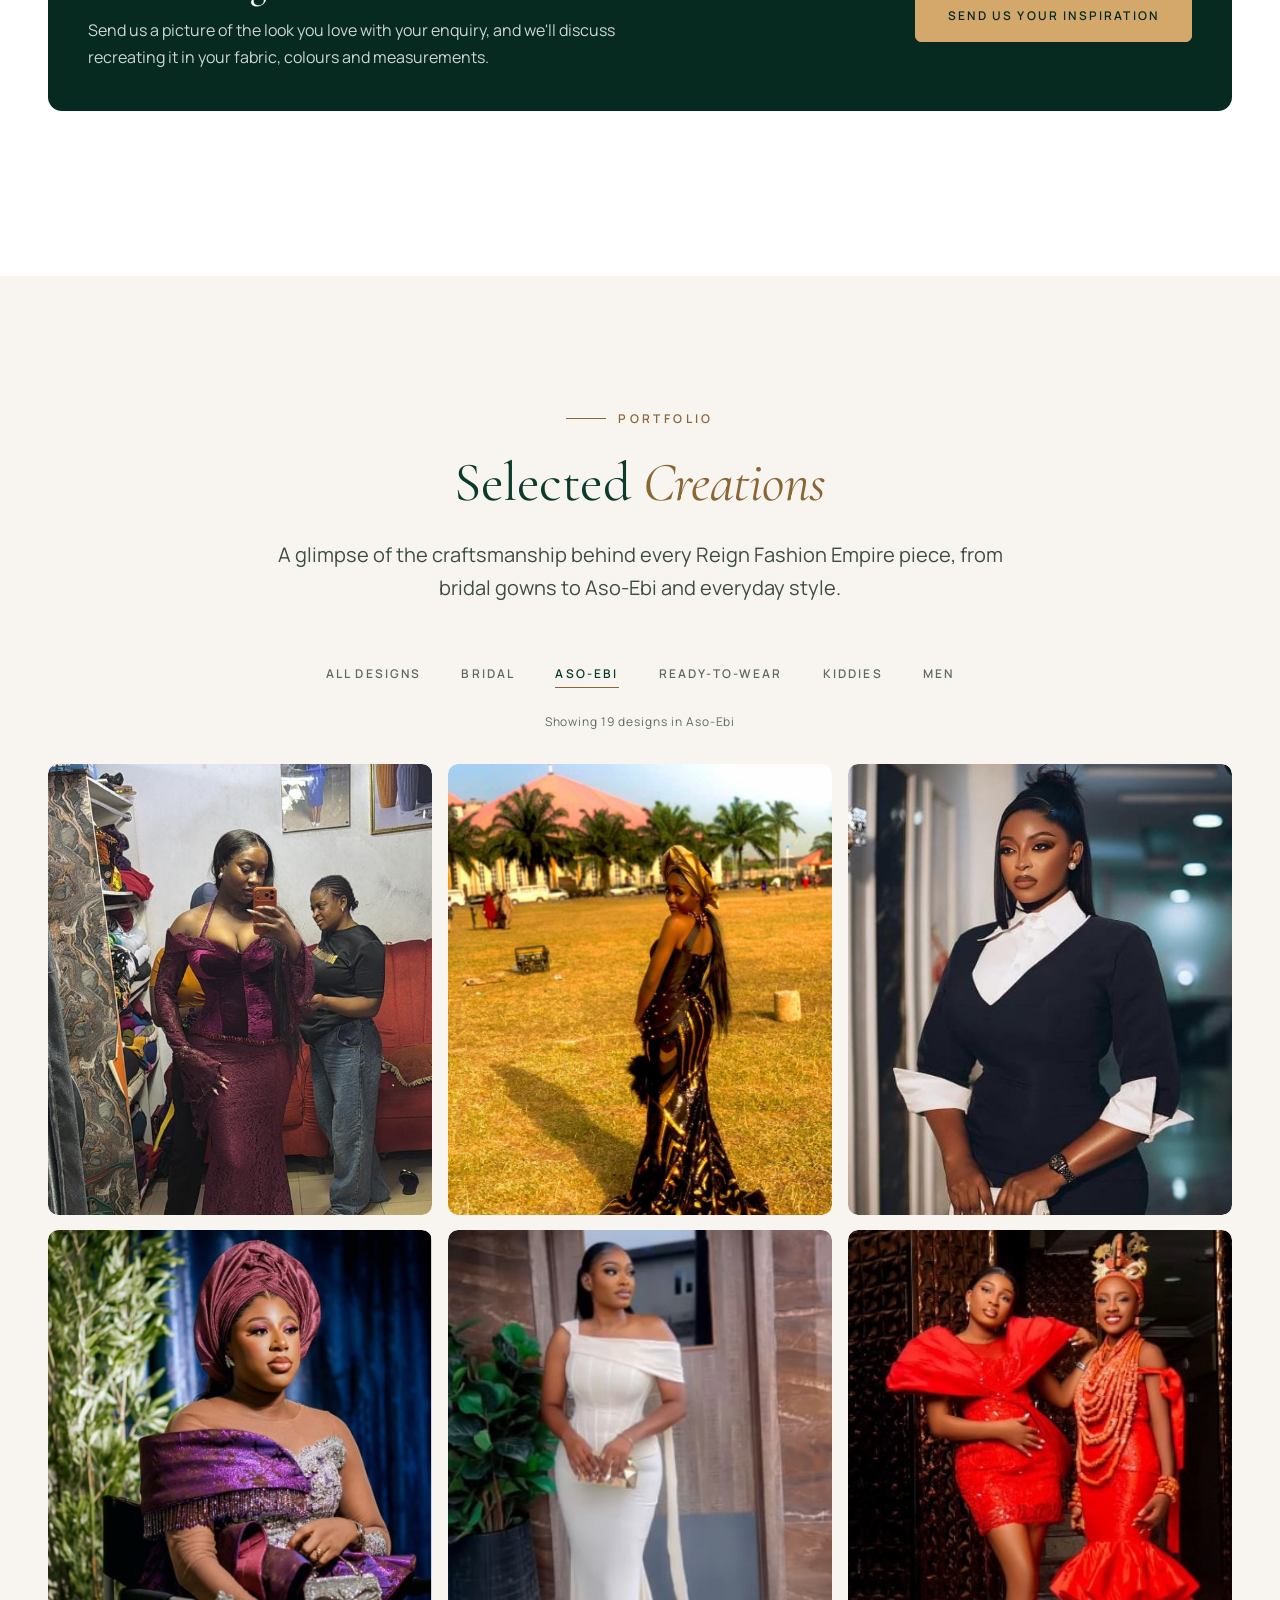
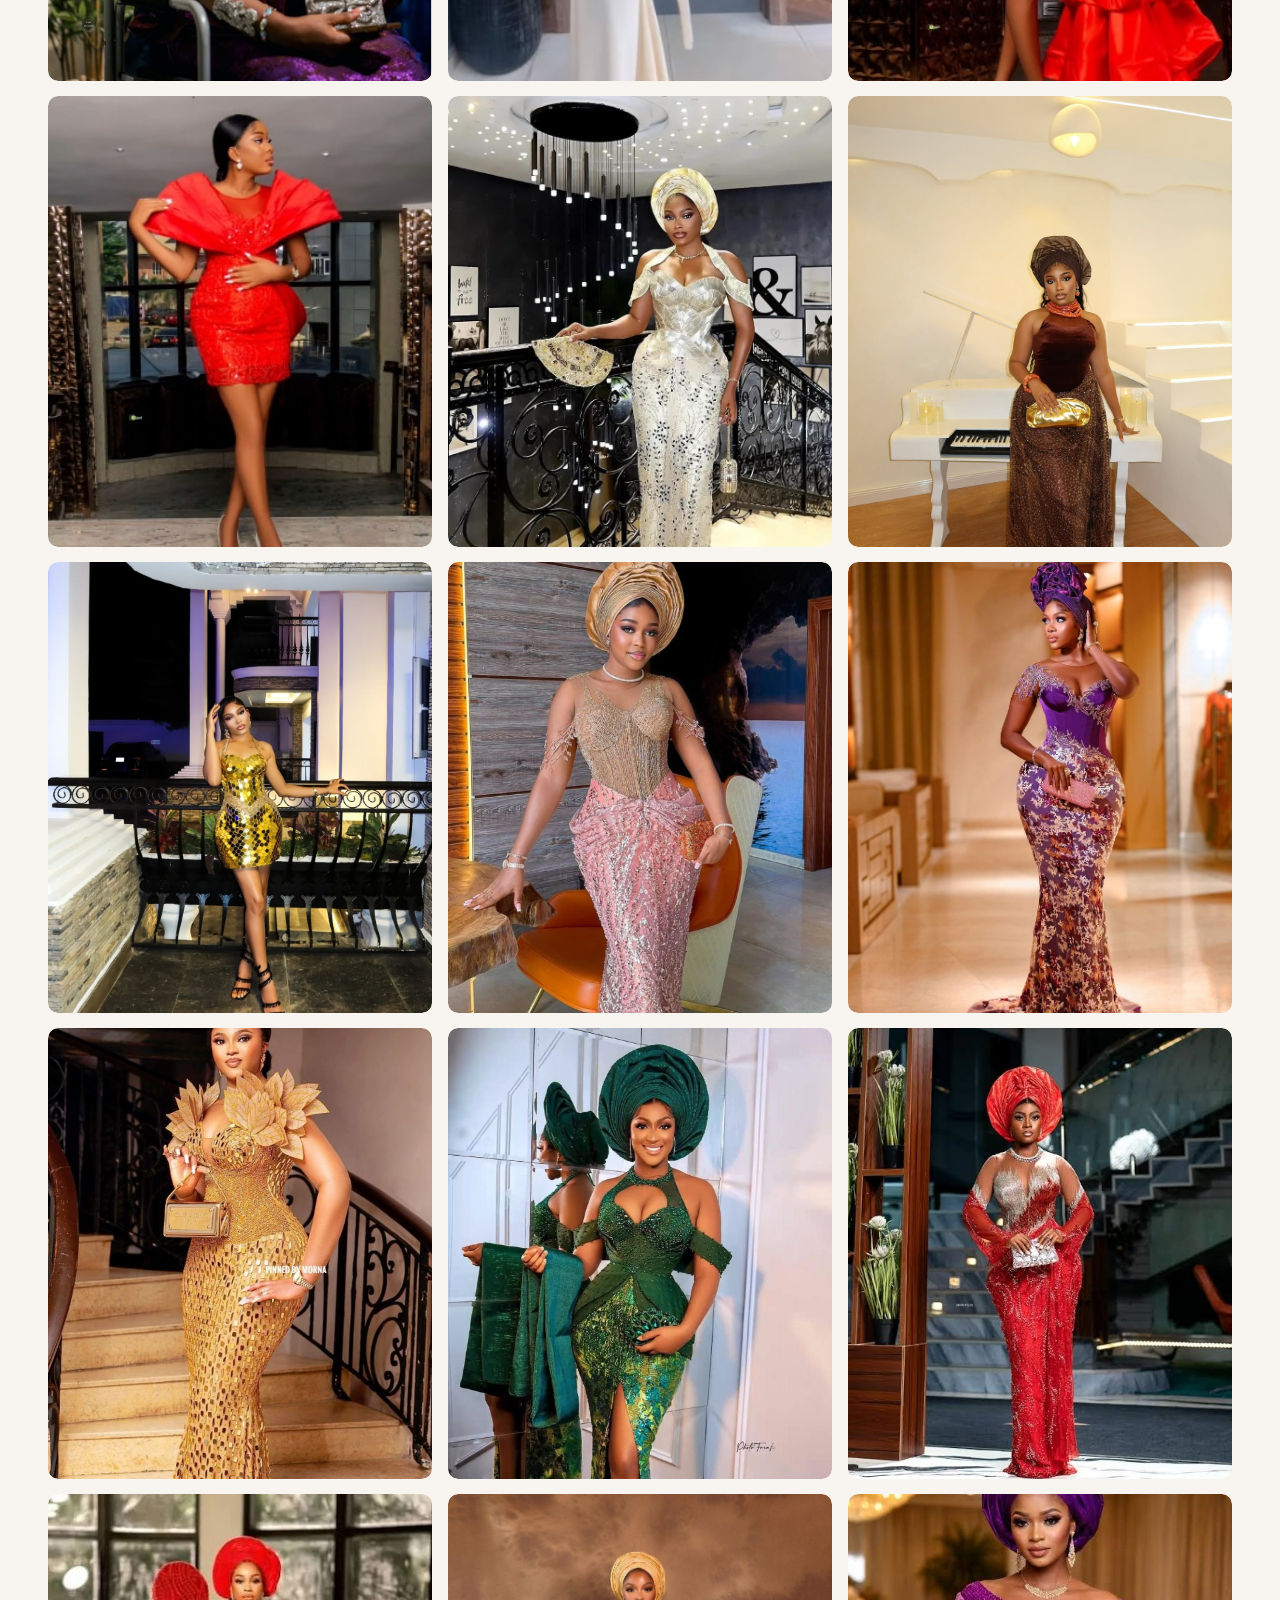
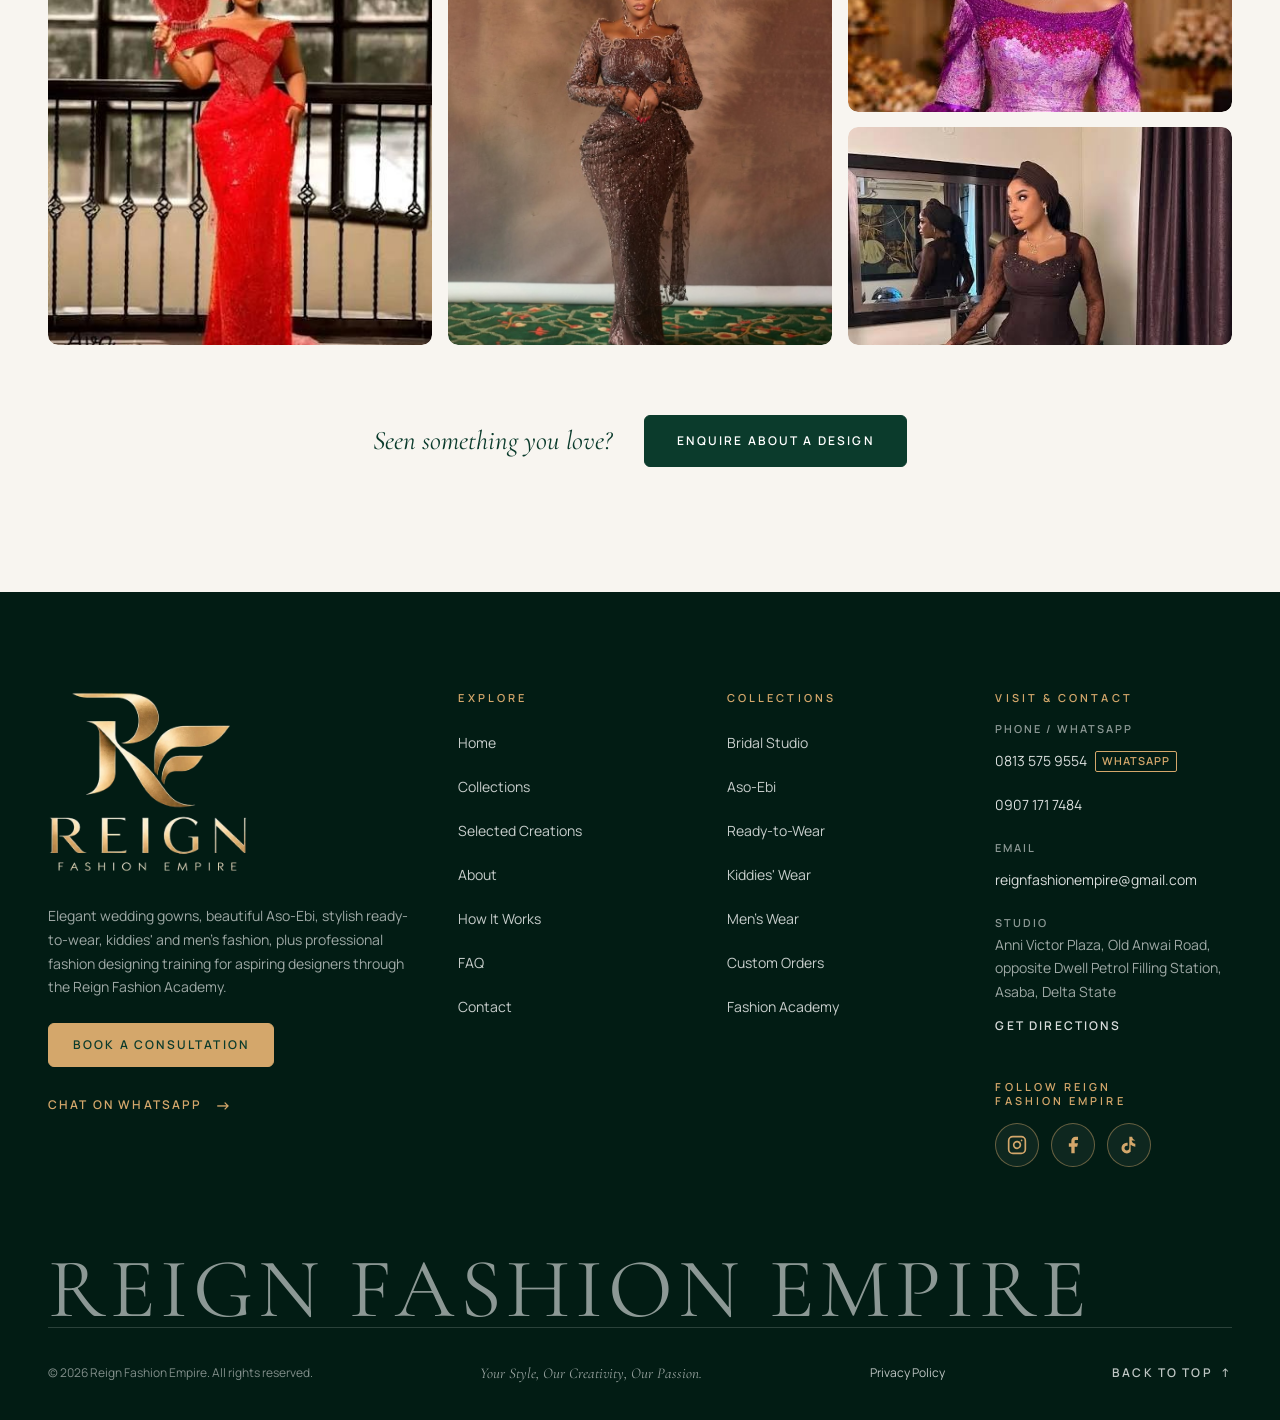
<file: aso-ebi.html>
<!DOCTYPE html>
<html lang="en">
<head>
  <meta charset="UTF-8">
  <meta name="viewport" content="width=device-width, initial-scale=1">

  <title>Aso-Ebi Styles in Asaba | Reign Fashion Empire (Reignfashionempire)</title>
  <meta name="description" content="Beautiful Aso-Ebi made to measure in Asaba: corset, peplum lace, mermaid and statement styles for celebrants, family and guests. Order a style or send your own design.">
  <meta name="keywords" content="Aso-Ebi styles Asaba, Nigerian wedding guest attire, lace styles Asaba, Reignfashionempire, Reign Fashion Empire">
  <meta name="theme-color" content="#062A1F">

  <!-- Flags JS support so entrance animations never hide content when JS is off -->
  <script>document.documentElement.classList.add('js');</script>

  <link rel="canonical" href="https://reignfashionempire.com/aso-ebi">

  <!-- Social sharing previews (WhatsApp, Facebook, X, LinkedIn) -->
  <meta property="og:type" content="website">
  <meta property="og:site_name" content="Reign Fashion Empire">
  <meta property="og:locale" content="en_NG">
  <meta property="og:title" content="Aso-Ebi Styles in Asaba | Reign Fashion Empire">
  <meta property="og:description" content="Beautiful Aso-Ebi made to measure in Asaba: corset, peplum lace, mermaid and statement styles for celebrants, family and guests. Order a style or send your own design.">
  <meta property="og:url" content="https://reignfashionempire.com/aso-ebi">
  <meta property="og:image" content="https://reignfashionempire.com/assets/images/brand/og-image.jpg">
  <meta property="og:image:width" content="1200">
  <meta property="og:image:height" content="630">
  <meta property="og:image:alt" content="Reign Fashion Empire logo in gold on deep green">
  <meta name="twitter:card" content="summary_large_image">
  <meta name="twitter:title" content="Aso-Ebi Styles in Asaba | Reign Fashion Empire">
  <meta name="twitter:description" content="Beautiful Aso-Ebi made to measure in Asaba: corset, peplum lace, mermaid and statement styles for celebrants, family and guests. Order a style or send your own design.">
  <meta name="twitter:image" content="https://reignfashionempire.com/assets/images/brand/og-image.jpg">

  <!-- STRUCTURED DATA (generated): business details + FAQ for Google -->
  <!-- /STRUCTURED DATA -->

  <!-- Icons: gold RF monogram on brand green (generated from the logo) -->
  <link rel="icon" href="assets/favicon-48.png" type="image/png" sizes="48x48">
  <link rel="apple-touch-icon" href="assets/apple-touch-icon.png">

  <!-- Fonts -->
  <link rel="preconnect" href="https://fonts.googleapis.com">
  <link rel="preconnect" href="https://fonts.gstatic.com" crossorigin>
  <!-- Fonts load without blocking the page; text shows in a fallback font first -->
  <link rel="preload" as="style" href="https://fonts.googleapis.com/css2?family=Cormorant+Garamond:ital,wght@0,400;0,500;0,600;1,400;1,500&family=Manrope:wght@300;400;500;600&display=swap" onload="this.onload=null;this.rel='stylesheet'">
  <noscript><link rel="stylesheet" href="https://fonts.googleapis.com/css2?family=Cormorant+Garamond:ital,wght@0,400;0,500;0,600;1,400;1,500&family=Manrope:wght@300;400;500;600&display=swap"></noscript>

  <link rel="stylesheet" href="css/style.css">

</head>
<body data-page="aso-ebi" data-gallery-filter="aso-ebi">

  <!-- LAYOUT:TOP (generated by tools/build-layout.js: edit there, not here) -->
  <a class="skip-link" href="#main">Skip to main content</a>

  <header class="site-header" id="site-header">
    <div class="container header-inner">
      <a href="./" class="wordmark brand">
        <span class="brand__mark" aria-hidden="true"></span>
        <span class="brand__word" aria-hidden="true"></span>
        <span class="visually-hidden">Reign Fashion Empire, home</span>
      </a>

      <nav class="primary-nav" aria-label="Primary">
        <ul class="nav-list">
          <li><a href="./" class="nav-link">Home</a></li>
          <li class="nav-item has-sub">
            <a href="collections" class="nav-link">Collections</a>
            <button type="button" class="nav-sub-toggle" aria-expanded="false" aria-controls="sub-collections" aria-label="Show collections menu"><svg class="icon icon--chevron" viewBox="0 0 24 24" aria-hidden="true" focusable="false"><path d="m6 9 6 6 6-6"/></svg></button>
            <ul class="nav-sub" id="sub-collections">
              <li><a href="women" class="nav-sub-link">Women's Collection</a></li>
              <li><a href="men" class="nav-sub-link">Men's Collection</a></li>
              <li><a href="kids" class="nav-sub-link">Kiddies' Collection</a></li>
              <li><a href="collections" class="nav-sub-link">All Collections</a></li>
            </ul>
          </li>
          <li><a href="bridal" class="nav-link">Bridal</a></li>
          <li><a href="aso-ebi" class="nav-link is-active" aria-current="page">Aso-Ebi</a></li>
          <li><a href="academy" class="nav-link">Academy</a></li>
          <li><a href="about" class="nav-link">About</a></li>
          <li><a href="contact" class="nav-link">Contact</a></li>
        </ul>
      </nav>

      <a href="contact" class="btn btn--dark btn--sm header-cta">Book a Consultation</a>

      <button class="menu-toggle" id="menu-toggle" type="button"
              aria-expanded="false" aria-controls="mobile-menu" aria-label="Open menu">
        <span class="menu-toggle__bar"></span>
        <span class="menu-toggle__bar"></span>
      </button>
    </div>
  </header>

  <div class="mobile-menu" id="mobile-menu" role="dialog" aria-modal="true" aria-label="Site menu" hidden>
    <div class="mobile-menu__inner container">
      <nav aria-label="Mobile">
        <ul class="mobile-nav-list">
          <li><a href="./" class="mobile-nav-link">Home</a></li>
          <li><a href="collections" class="mobile-nav-link">Collections</a>
            <ul class="mobile-sub-list">
              <li><a href="women" class="mobile-sub-link">Women's Collection</a></li>
              <li><a href="men" class="mobile-sub-link">Men's Collection</a></li>
              <li><a href="kids" class="mobile-sub-link">Kiddies' Collection</a></li>
            </ul>
          </li>
          <li><a href="bridal" class="mobile-nav-link">Bridal</a></li>
          <li><a href="aso-ebi" class="mobile-nav-link is-active" aria-current="page">Aso-Ebi</a></li>
          <li><a href="academy" class="mobile-nav-link">Academy</a></li>
          <li><a href="about" class="mobile-nav-link">About</a></li>
          <li><a href="contact" class="mobile-nav-link">Contact</a></li>
        </ul>
      </nav>
      <div class="mobile-menu__footer">
        <a href="contact" class="btn btn--gold mobile-nav-link">Book a Consultation</a>
        <p class="mobile-menu__note">Bridal · Aso-Ebi · Ready-to-Wear · Academy</p>
      </div>
    </div>
  </div>
  <!-- /LAYOUT:TOP -->

  <main id="main">

    <!-- ============================================================
         PAGE BANNER
         ============================================================ -->
    <section class="page-hero" aria-labelledby="page-title">
      <div class="container">
        <nav class="crumbs" aria-label="Breadcrumb"><a href="./">Home</a><span aria-hidden="true">/</span><span aria-current="page">Aso-Ebi</span></nav>
        <p class="eyebrow" data-edit="main-t1">Aso-Ebi</p>
        <h1 id="page-title" class="display page-hero__title" data-edit="main-t3">Aso-Ebi for Every <em>Occasion</em></h1>
        <p class="lead page-hero__lead" data-edit="main-t2">Coordinated, made-to-measure looks for weddings, celebrations and special occasions, for celebrants, families and guests.</p>
      </div>
    </section>

    <!-- ============================================================
         ASO-EBI STYLES WE CREATE
         Style descriptions only (no photos): each "Order this style"
         link pre-selects Aso-Ebi in the enquiry form and pre-fills the
         style name. Edit the six cards freely to match the owner's range.
         ============================================================ -->
    <section id="aso-ebi-styles" class="section section--white styles" aria-labelledby="styles-title">
      <div class="container">
        <header class="section-head section-head--center">
          <p class="eyebrow reveal" data-edit="aso-ebi-styles-t1">Aso-Ebi</p>
          <h2 id="styles-title" class="h2 reveal" style="--d: 80ms" data-edit="aso-ebi-styles-t18">Aso-Ebi Styles <em>We Create</em></h2>
          <p class="lead reveal" style="--d: 160ms" data-edit="aso-ebi-styles-t2">
            Choose a style below, or bring your own idea. Every look is made to your
            measurements, in your fabric and colours, with a matching gele if you wish.
          </p>
        </header>

        <ul class="styles__grid">
          <li class="style-card reveal">
            <span class="style-card__num">01</span>
            <h3 class="style-card__title" data-edit="aso-ebi-styles-t3">Corset &amp; Sculpted Sleeve</h3>
            <p class="style-card__text" data-edit="aso-ebi-styles-t4">A structured, boned corset bodice with a dramatic ruffled or sculpted shoulder.</p>
            <a href="contact?service=aso-ebi&amp;design=Aso-Ebi+style%3A+Corset+%26+Sculpted+Sleeve" class="link-arrow style-card__link" data-service="aso-ebi" data-design="Aso-Ebi style: Corset &amp; Sculpted Sleeve">Order this style</a>
          </li>
          <li class="style-card reveal" style="--d: 80ms">
            <span class="style-card__num">02</span>
            <h3 class="style-card__title" data-edit="aso-ebi-styles-t5">Peplum Lace &amp; Puff Sleeves</h3>
            <p class="style-card__text" data-edit="aso-ebi-styles-t6">Fitted lace with a peplum waist, statement puff sleeves and an optional flowing overskirt.</p>
            <a href="contact?service=aso-ebi&amp;design=Aso-Ebi+style%3A+Peplum+Lace+%26+Puff+Sleeves" class="link-arrow style-card__link" data-service="aso-ebi" data-design="Aso-Ebi style: Peplum Lace &amp; Puff Sleeves">Order this style</a>
          </li>
          <li class="style-card reveal" style="--d: 160ms">
            <span class="style-card__num">03</span>
            <h3 class="style-card__title" data-edit="aso-ebi-styles-t7">Beaded Halter &amp; Wrap Skirt</h3>
            <p class="style-card__text" data-edit="aso-ebi-styles-t8">A beaded halter bodice paired with a sequinned wrap skirt and an elegant slit.</p>
            <a href="contact?service=aso-ebi&amp;design=Aso-Ebi+style%3A+Beaded+Halter+%26+Wrap+Skirt" class="link-arrow style-card__link" data-service="aso-ebi" data-design="Aso-Ebi style: Beaded Halter &amp; Wrap Skirt">Order this style</a>
          </li>
          <li class="style-card reveal">
            <span class="style-card__num">04</span>
            <h3 class="style-card__title" data-edit="aso-ebi-styles-t9">Off-Shoulder Mermaid</h3>
            <p class="style-card__text" data-edit="aso-ebi-styles-t10">An off-shoulder corset with appliqué detailing that flows into a mermaid hem.</p>
            <a href="contact?service=aso-ebi&amp;design=Aso-Ebi+style%3A+Off-Shoulder+Mermaid" class="link-arrow style-card__link" data-service="aso-ebi" data-design="Aso-Ebi style: Off-Shoulder Mermaid">Order this style</a>
          </li>
          <li class="style-card reveal" style="--d: 80ms">
            <span class="style-card__num">05</span>
            <h3 class="style-card__title" data-edit="aso-ebi-styles-t11">Illusion Neckline</h3>
            <p class="style-card__text" data-edit="aso-ebi-styles-t12">A sheer illusion neckline with hand-placed beading over a fitted, figure-flattering silhouette.</p>
            <a href="contact?service=aso-ebi&amp;design=Aso-Ebi+style%3A+Illusion+Neckline" class="link-arrow style-card__link" data-service="aso-ebi" data-design="Aso-Ebi style: Illusion Neckline">Order this style</a>
          </li>
          <li class="style-card reveal" style="--d: 160ms">
            <span class="style-card__num">06</span>
            <h3 class="style-card__title" data-edit="aso-ebi-styles-t13">Statement Shoulder Gown</h3>
            <p class="style-card__text" data-edit="aso-ebi-styles-t14">A body-skimming sequin gown finished with sculpted, three-dimensional shoulder details.</p>
            <a href="contact?service=aso-ebi&amp;design=Aso-Ebi+style%3A+Statement+Shoulder+Gown" class="link-arrow style-card__link" data-service="aso-ebi" data-design="Aso-Ebi style: Statement Shoulder Gown">Order this style</a>
          </li>
        </ul>

        <div class="styles__own reveal">
          <div>
            <h3 class="styles__own-title" data-edit="aso-ebi-styles-t15">Have a design in mind?</h3>
            <p data-edit="aso-ebi-styles-t16">Send us a picture of the look you love with your enquiry, and we'll discuss recreating it in your fabric, colours and measurements.</p>
          </div>
          <a href="contact?service=aso-ebi&amp;design=My+own+Aso-Ebi+design+%28picture+attached%29" class="btn btn--dark" data-service="aso-ebi" data-design="My own Aso-Ebi design (picture attached)">Send Us Your Inspiration</a>
        </div>
        <p class="styles__note reveal" data-edit="aso-ebi-styles-t17">Pricing and timelines are agreed with you during your consultation.</p>
      </div>
    </section>

    <!-- ============================================================
         GALLERY — "Selected Creations"
         Every tile is a PLACEHOLDER. To add a real design:
           1. Put an <img> inside the tile's .img-slot, e.g.
              <img src="assets/images/gallery/bridal-01.jpg" alt="Ivory lace wedding gown with cathedral train"
                   width="800" height="1200" loading="lazy" data-full="assets/images/gallery/bridal-01-large.jpg">
              (data-full is optional: a larger file used in the lightbox)
           2. Update the title in .g-item__title.
         data-category must be one of: bridal, aso-ebi, ready-to-wear, kids, men.
         Tile sizes: g-item--tall (portrait), g-item--wide (landscape), none (standard).
         ============================================================ -->
    <section id="gallery" class="section gallery" aria-labelledby="gallery-title">
      <div class="container">

        <header class="section-head section-head--center">
          <p class="eyebrow reveal" data-edit="gallery-t1">Portfolio</p>
          <h2 id="gallery-title" class="h2 reveal" style="--d: 80ms" data-edit="gallery-t5">Selected <em>Creations</em></h2>
          <p class="lead reveal" style="--d: 160ms" data-edit="gallery-t2">
            A glimpse of the craftsmanship behind every Reign Fashion Empire piece, from bridal gowns to Aso-Ebi and everyday style.
          </p>
        </header>

        <div class="gallery__filters reveal" role="group" aria-label="Filter designs by category">
          <button type="button" class="filter-btn" data-filter="all" aria-pressed="true">All Designs</button>
          <button type="button" class="filter-btn" data-filter="bridal" aria-pressed="false">Bridal</button>
          <button type="button" class="filter-btn" data-filter="aso-ebi" aria-pressed="false">Aso-Ebi</button>
          <button type="button" class="filter-btn" data-filter="ready-to-wear" aria-pressed="false">Ready-to-Wear</button>
          <button type="button" class="filter-btn" data-filter="kids" aria-pressed="false">Kiddies</button>
          <button type="button" class="filter-btn" data-filter="men" aria-pressed="false">Men</button>
        </div>

        <p class="gallery__status" id="gallery-status" aria-live="polite">Showing 54 designs</p>

        <ul class="gallery__grid" id="gallery-grid">
          <!-- Newest designs, added 27 Oct 2026 -->
          <li class="g-item g-item--tall" data-category="bridal">
            <button type="button" class="g-item__btn">
              <span class="img-slot"><img src="assets/images/bridal/bridal-pearl-overskirt-couple.jpg" alt="Reign Fashion Empire bridal: sleeveless pearl-beaded mermaid gown with a sculpted sweetheart bodice and a white satin overskirt, worn with a white lily bouquet beside the groom" width="768" height="1020" loading="lazy" decoding="async" style="object-position: 50% 25%"></span>
              <span class="g-item__caption"><span class="g-item__cat">Bridal</span><span class="g-item__title">Pearl Sweetheart Mermaid &amp; Groom</span></span>
            </button>
          </li>
          <li class="g-item g-item--tall" data-category="bridal">
            <button type="button" class="g-item__btn">
              <span class="img-slot"><img src="assets/images/bridal/bridal-pearl-sweetheart-overskirt.jpg" alt="Reign Fashion Empire bridal: sleeveless pearl-beaded mermaid gown with a sculpted sweetheart bodice, sheer illusion neckline and a sweeping white satin overskirt" width="899" height="1080" loading="lazy" decoding="async" style="object-position: 50% 20%"></span>
              <span class="g-item__caption"><span class="g-item__cat">Bridal</span><span class="g-item__title">Pearl Sweetheart Mermaid with Satin Overskirt</span></span>
            </button>
          </li>
          <li class="g-item g-item--tall" data-category="aso-ebi">
            <button type="button" class="g-item__btn">
              <span class="img-slot"><img src="assets/images/aso-ebi/aso-ebi-wine-velvet-lace-mermaid.jpg" alt="Reign Fashion Empire Aso-Ebi: wine velvet off-shoulder corset with lace bell sleeves, a beaded waistband and a wine lace mermaid skirt, at a studio fitting" width="608" height="1080" loading="lazy" decoding="async" style="object-position: 50% 20%"></span>
              <span class="g-item__caption"><span class="g-item__cat">Aso-Ebi</span><span class="g-item__title">Wine Velvet &amp; Lace Mermaid Gown</span></span>
            </button>
          </li>
          <li class="g-item g-item--tall" data-category="aso-ebi">
            <button type="button" class="g-item__btn">
              <span class="img-slot"><img src="assets/images/aso-ebi/aso-ebi-black-gold-sequin-mermaid.jpg" alt="Reign Fashion Empire Aso-Ebi: black and gold striped sequin mermaid gown with a halter corset bodice, worn with a gold gele" width="810" height="1080" loading="lazy" decoding="async" style="object-position: 50% 20%"></span>
              <span class="g-item__caption"><span class="g-item__cat">Aso-Ebi</span><span class="g-item__title">Black &amp; Gold Sequin Mermaid Gown</span></span>
            </button>
          </li>
          <li class="g-item g-item--tall" data-category="bridal">
            <button type="button" class="g-item__btn">
              <span class="img-slot"><img src="assets/images/bridal/bridal-pearl-sweetheart-overskirt-bouquet.jpg" alt="Reign Fashion Empire bridal: sleeveless pearl-beaded mermaid gown with a sculpted sweetheart bodice and a full white satin overskirt" width="482" height="856" loading="lazy" decoding="async" style="object-position: 50% 25%"></span>
              <span class="g-item__caption"><span class="g-item__cat">Bridal</span><span class="g-item__title">Pearl-Beaded Mermaid with Satin Overskirt</span></span>
            </button>
          </li>
          <!-- Added 25 Oct 2026 -->
          <li class="g-item g-item--tall" data-category="bridal">
            <button type="button" class="g-item__btn">
              <span class="img-slot"><img src="assets/images/bridal/bridal-pearl-mermaid-overskirt.jpg" alt="Reign Fashion Empire bridal: long-sleeve pearl-beaded mermaid gown with a sheer corset bodice and a detachable tulle overskirt with satin lapels" width="1200" height="1500" loading="lazy" decoding="async" style="object-position: 50% 20%"></span>
              <span class="g-item__caption"><span class="g-item__cat">Bridal</span><span class="g-item__title">Pearl Mermaid with Tulle Overskirt</span></span>
            </button>
          </li>
          <li class="g-item g-item--tall" data-category="bridal">
            <button type="button" class="g-item__btn">
              <span class="img-slot"><img src="assets/images/bridal/bridal-pearl-mermaid-staircase.jpg" alt="Reign Fashion Empire bridal: long-sleeve pearl-beaded mermaid gown with a sheer corset bodice, photographed on a grand red-carpet staircase" width="1200" height="1500" loading="lazy" decoding="async" style="object-position: 50% 25%"></span>
              <span class="g-item__caption"><span class="g-item__cat">Bridal</span><span class="g-item__title">Pearl-Beaded Long-Sleeve Mermaid Gown</span></span>
            </button>
          </li>
          <li class="g-item g-item--tall" data-category="bridal">
            <button type="button" class="g-item__btn">
              <span class="img-slot"><img src="assets/images/bridal/bridal-pearl-mermaid-doorway.jpg" alt="Reign Fashion Empire bridal: fitted pearl-beaded mermaid gown with sheer illusion sleeves, sculpted bust and a beaded choker collar" width="1200" height="1500" loading="lazy" decoding="async" style="object-position: 50% 20%"></span>
              <span class="g-item__caption"><span class="g-item__cat">Bridal</span><span class="g-item__title">Pearl Mermaid Gown &amp; Beaded Choker</span></span>
            </button>
          </li>
          <li class="g-item g-item--tall" data-category="bridal">
            <button type="button" class="g-item__btn">
              <span class="img-slot"><img src="assets/images/bridal/bridal-pearl-tulle-ballgown-back.jpg" alt="Reign Fashion Empire bridal: back view of a pearl-beaded illusion bodice with covered buttons, a sculpted satin bow and a full tulle ball-gown skirt" width="1200" height="1500" loading="lazy" decoding="async" style="object-position: 50% 20%"></span>
              <span class="g-item__caption"><span class="g-item__cat">Bridal</span><span class="g-item__title">Pearl Tulle Ball Gown with Satin Bow</span></span>
            </button>
          </li>
          <!-- Added 23 Oct 2026 -->
          <li class="g-item g-item--tall" data-category="ready-to-wear">
            <button type="button" class="g-item__btn">
              <span class="img-slot"><img src="assets/images/ready-to-wear/ready-to-wear-red-satin-mermaid-gloves.jpg" alt="Reign Fashion Empire ready-to-wear: red satin mermaid gown with a crystal-trimmed nude corset bodice and matching red opera gloves" width="834" height="1080" loading="lazy" decoding="async" style="object-position: 50% 20%"></span>
              <span class="g-item__caption"><span class="g-item__cat">Ready-to-Wear</span><span class="g-item__title">Red Satin Mermaid Gown &amp; Opera Gloves</span></span>
            </button>
          </li>
          <li class="g-item g-item--tall" data-category="ready-to-wear">
            <button type="button" class="g-item__btn">
              <span class="img-slot"><img src="assets/images/ready-to-wear/ready-to-wear-black-white-collar-pencil-walk.jpg" alt="Reign Fashion Empire ready-to-wear: black V-neck pencil midi dress layered over a white collared shirt with turned-back cuffs" width="892" height="1114" loading="lazy" decoding="async" style="object-position: 50% 20%"></span>
              <span class="g-item__caption"><span class="g-item__cat">Ready-to-Wear</span><span class="g-item__title">Black &amp; White Collared Pencil Midi</span></span>
            </button>
          </li>
          <li class="g-item g-item--tall" data-category="ready-to-wear">
            <button type="button" class="g-item__btn">
              <span class="img-slot"><img src="assets/images/ready-to-wear/ready-to-wear-royal-blue-sequin-cape.jpg" alt="Reign Fashion Empire ready-to-wear: royal blue pencil midi dress with sculpted sequinned cape shoulders, worn with a matching wide-brim fascinator" width="993" height="1280" loading="lazy" decoding="async" style="object-position: 50% 20%"></span>
              <span class="g-item__caption"><span class="g-item__cat">Ready-to-Wear</span><span class="g-item__title">Royal Blue Sequin-Cape Midi Dress</span></span>
            </button>
          </li>
          <li class="g-item g-item--tall" data-category="ready-to-wear">
            <button type="button" class="g-item__btn">
              <span class="img-slot"><img src="assets/images/ready-to-wear/ready-to-wear-royal-blue-belted-cape.jpg" alt="Reign Fashion Empire ready-to-wear: royal blue fitted dress with sequinned cape shoulders and a gold-buckle statement belt, with a feathered fascinator" width="851" height="1080" loading="lazy" decoding="async" style="object-position: 50% 20%"></span>
              <span class="g-item__caption"><span class="g-item__cat">Ready-to-Wear</span><span class="g-item__title">Royal Blue Belted Sequin-Cape Dress</span></span>
            </button>
          </li>
          <li class="g-item g-item--tall" data-category="ready-to-wear">
            <button type="button" class="g-item__btn">
              <span class="img-slot"><img src="assets/images/ready-to-wear/ready-to-wear-black-white-collar-shift.jpg" alt="Reign Fashion Empire ready-to-wear: black V-neck shift dress layered over a crisp white collared shirt with turned-back cuffs" width="1024" height="1280" loading="lazy" decoding="async" style="object-position: 50% 25%"></span>
              <span class="g-item__caption"><span class="g-item__cat">Ready-to-Wear</span><span class="g-item__title">Black &amp; White Collared Shift Dress</span></span>
            </button>
          </li>
          <li class="g-item g-item--tall" data-category="ready-to-wear">
            <button type="button" class="g-item__btn">
              <span class="img-slot"><img src="assets/images/ready-to-wear/ready-to-wear-wine-tulle-drape.jpg" alt="Reign Fashion Empire ready-to-wear: wine-red one-shoulder ruched tulle gown with a crystal-trimmed corset bodice, sequinned skirt and floor-length shoulder drape" width="1024" height="1280" loading="lazy" decoding="async" style="object-position: 50% 20%"></span>
              <span class="g-item__caption"><span class="g-item__cat">Ready-to-Wear</span><span class="g-item__title">Wine Tulle One-Shoulder Draped Gown</span></span>
            </button>
          </li>
          <li class="g-item g-item--tall" data-category="aso-ebi">
            <button type="button" class="g-item__btn">
              <span class="img-slot"><img src="assets/images/aso-ebi/aso-ebi-black-white-collar-dress.jpg" alt="Reign Fashion Empire Aso-Ebi: black fitted V-neck pencil dress over a white collared shirt with turned-back cuffs" width="476" height="655" loading="lazy" decoding="async" style="object-position: 50% 20%"></span>
              <span class="g-item__caption"><span class="g-item__cat">Aso-Ebi</span><span class="g-item__title">Black &amp; White Collared Pencil Dress</span></span>
            </button>
          </li>
          <!-- Added 21 Oct 2026 -->
          <li class="g-item g-item--tall" data-category="aso-ebi">
            <button type="button" class="g-item__btn">
              <span class="img-slot"><img src="assets/images/aso-ebi/aso-ebi-plum-fringe-offshoulder.jpg" alt="Reign Fashion Empire Aso-Ebi: plum damask off-shoulder gown with beaded fringe, crystal bodice and sleeve cuffs, with matching gele" width="471" height="594" loading="lazy" decoding="async" style="object-position: 50% 20%"></span>
              <span class="g-item__caption"><span class="g-item__cat">Aso-Ebi</span><span class="g-item__title">Plum Damask Fringed Off-Shoulder Gown</span></span>
            </button>
          </li>
          <li class="g-item g-item--tall" data-category="aso-ebi">
            <button type="button" class="g-item__btn">
              <span class="img-slot"><img src="assets/images/aso-ebi/aso-ebi-ivory-drape-mermaid.jpg" alt="Reign Fashion Empire Aso-Ebi: ivory corset mermaid gown with a draped off-shoulder neckline and long shoulder sash" width="325" height="481" loading="lazy" decoding="async" style="object-position: 50% 20%"></span>
              <span class="g-item__caption"><span class="g-item__cat">Aso-Ebi</span><span class="g-item__title">Ivory Drape-Shoulder Mermaid Gown</span></span>
            </button>
          </li>
          <li class="g-item g-item--tall" data-category="aso-ebi">
            <button type="button" class="g-item__btn">
              <span class="img-slot"><img src="assets/images/aso-ebi/aso-ebi-scarlet-coral-duo.jpg" alt="Reign Fashion Empire Aso-Ebi: two coordinated scarlet looks, a tiered mermaid gown with coral beads and a sequinned mini dress with sculpted bow shoulders" width="330" height="469" loading="lazy" decoding="async" style="object-position: 50% 20%"></span>
              <span class="g-item__caption"><span class="g-item__cat">Aso-Ebi</span><span class="g-item__title">Scarlet Tiered Mermaid &amp; Bow Mini Duo</span></span>
            </button>
          </li>
          <li class="g-item g-item--tall" data-category="aso-ebi">
            <button type="button" class="g-item__btn">
              <span class="img-slot"><img src="assets/images/aso-ebi/aso-ebi-scarlet-bow-mini.jpg" alt="Reign Fashion Empire Aso-Ebi: scarlet sequinned lace mini dress with a sculpted bow across the shoulders" width="327" height="423" loading="lazy" decoding="async" style="object-position: 50% 20%"></span>
              <span class="g-item__caption"><span class="g-item__cat">Aso-Ebi</span><span class="g-item__title">Scarlet Bow-Shoulder Lace Mini Dress</span></span>
            </button>
          </li>
          <li class="g-item g-item--tall" data-category="bridal">
            <button type="button" class="g-item__btn">
              <span class="img-slot"><img src="assets/images/bridal/bridal-pearl-bouquet.jpg" alt="Reign Fashion Empire bridal: pearl-beaded illusion gown with sheer sleeves, held with a bouquet of white roses and orange ranunculus" width="864" height="1080" loading="lazy" decoding="async" style="object-position: 50% 40%"></span>
              <span class="g-item__caption"><span class="g-item__cat">Bridal</span><span class="g-item__title">Pearl-Beaded Illusion Gown</span></span>
            </button>
          </li>
          <li class="g-item g-item--tall" data-category="aso-ebi">
            <button type="button" class="g-item__btn">
              <span class="img-slot"><img src="assets/images/aso-ebi/aso-ebi-silver-sculpted-gown.jpg" alt="Reign Fashion Empire Aso-Ebi: silver sculpted corset gown with off-shoulder straps, beaded lace skirt, gold gele and hand fan" width="826" height="1280" loading="lazy" decoding="async" style="object-position: 50% 20%"></span>
              <span class="g-item__caption"><span class="g-item__cat">Aso-Ebi</span><span class="g-item__title">Silver &amp; Gold Sculpted Corset Gown</span></span>
            </button>
          </li>
          <li class="g-item g-item--tall" data-category="aso-ebi">
            <button type="button" class="g-item__btn">
              <span class="img-slot"><img src="assets/images/aso-ebi/aso-ebi-chocolate-velvet-lace.jpg" alt="Reign Fashion Empire Aso-Ebi: Chocolate velvet halter bodice with a beaded brown lace skirt, matching gele and coral beads" width="1028" height="1600" loading="lazy" decoding="async" style="object-position: 50% 20%"></span>
              <span class="g-item__caption"><span class="g-item__cat">Aso-Ebi</span><span class="g-item__title">Chocolate Velvet &amp; Beaded Lace</span></span>
            </button>
          </li>
          <li class="g-item g-item--tall" data-category="aso-ebi">
            <button type="button" class="g-item__btn">
              <span class="img-slot"><img src="assets/images/aso-ebi/aso-ebi-gold-mirror-mini.jpg" alt="Reign Fashion Empire Aso-Ebi: Gold mirror-sequin halter mini dress with a beaded waist" width="1040" height="1280" loading="lazy" decoding="async" style="object-position: 50% 25%"></span>
              <span class="g-item__caption"><span class="g-item__cat">Aso-Ebi</span><span class="g-item__title">Gold Mirror-Sequin Mini Dress</span></span>
            </button>
          </li>
          <li class="g-item g-item--tall" data-category="ready-to-wear">
            <button type="button" class="g-item__btn">
              <span class="img-slot"><img src="assets/images/ready-to-wear/ready-to-wear-black-drop-waist-gown.jpg" alt="Reign Fashion Empire ready-to-wear: Black asymmetric-neckline fitted bodice with a gathered drop-waist maxi skirt" width="853" height="1068" loading="lazy" decoding="async" style="object-position: 50% 20%"></span>
              <span class="g-item__caption"><span class="g-item__cat">Ready-to-Wear</span><span class="g-item__title">Black Asymmetric Drop-Waist Gown</span></span>
            </button>
          </li>
          <li class="g-item g-item--tall" data-category="bridal">
            <button type="button" class="g-item__btn">
              <span class="img-slot"><img src="assets/images/bridal/gown-crystal-corset.webp" alt="Reign Fashion Empire bridal: crystal-studded corset mermaid gown with a dramatic sparkling train" width="1200" height="1500" loading="lazy" decoding="async" style="object-position: 50% 30%"></span>
              <span class="g-item__caption"><span class="g-item__cat">Bridal</span><span class="g-item__title">Crystal Corset Mermaid</span></span>
            </button>
          </li>
          <li class="g-item g-item--tall" data-category="aso-ebi">
            <button type="button" class="g-item__btn">
              <span class="img-slot"><img src="assets/images/aso-ebi/aso-ebi-champagne-rose.jpg" alt="Reign Fashion Empire Aso-Ebi: Draped champagne &amp; rose gold beaded corset gown with pleated gold gele" width="1080" height="1920" loading="lazy" decoding="async" style="object-position: 50% 15%"></span>
              <span class="g-item__caption"><span class="g-item__cat">Aso-Ebi</span><span class="g-item__title">Champagne Rose Beaded Corset</span></span>
            </button>
          </li>
          <li class="g-item g-item--tall" data-category="ready-to-wear">
            <button type="button" class="g-item__btn">
              <span class="img-slot"><img src="assets/images/ready-to-wear/ready-to-wear-burgundy-jumpsuit.jpg" alt="Reign Fashion Empire ready-to-wear: Burgundy fashion-designed peplum jumpsuit with draped shoulder sash and straight trousers" width="535" height="1024" loading="lazy" decoding="async" style="object-position: 50% 15%"></span>
              <span class="g-item__caption"><span class="g-item__cat">Ready-to-Wear</span><span class="g-item__title">Burgundy Peplum Sash Jumpsuit</span></span>
            </button>
          </li>
          <li class="g-item g-item--tall" data-category="men">
            <button type="button" class="g-item__btn">
              <span class="img-slot"><img src="assets/images/men/men-royal-velvet.webp" alt="Reign Fashion Empire menswear: royal blue velvet kaftan with an embroidered neckline and matching cap" width="735" height="909" loading="lazy" decoding="async" style="object-position: 50% 20%"></span>
              <span class="g-item__caption"><span class="g-item__cat">Men</span><span class="g-item__title">Royal Velvet Kaftan</span></span>
            </button>
          </li>
          <li class="g-item g-item--tall" data-category="kids">
            <button type="button" class="g-item__btn">
              <span class="img-slot"><img src="assets/images/kids/kids-royal-isiagu.jpg" alt="Reign Fashion Empire kiddies: Young boy in royal burgundy Isiagu outfit with red cap, coral beads and ceremonial fan" width="507" height="604" loading="lazy" decoding="async" style="object-position: 50% 15%"></span>
              <span class="g-item__caption"><span class="g-item__cat">Kiddies</span><span class="g-item__title">Royal Isiagu Ceremonial Regalia</span></span>
            </button>
          </li>
          <li class="g-item g-item--tall" data-category="aso-ebi">
            <button type="button" class="g-item__btn">
              <span class="img-slot"><img src="assets/images/aso-ebi/aso-ebi-regal-purple.jpg" alt="Reign Fashion Empire Aso-Ebi: Regal purple corset gown with floral brocade sequins and sculptured purple gele" width="1080" height="1350" loading="lazy" decoding="async" style="object-position: 50% 15%"></span>
              <span class="g-item__caption"><span class="g-item__cat">Aso-Ebi</span><span class="g-item__title">Regal Purple Brocade Corset</span></span>
            </button>
          </li>
          <li class="g-item g-item--tall" data-category="bridal">
            <button type="button" class="g-item__btn">
              <span class="img-slot"><img src="assets/images/bridal/gown-feather-ballgown.webp" alt="Reign Fashion Empire bridal: off-shoulder ball gown with feather sleeves and sequinned embroidery" width="1200" height="1500" loading="lazy" decoding="async" style="object-position: 50% 30%"></span>
              <span class="g-item__caption"><span class="g-item__cat">Bridal</span><span class="g-item__title">Feather Ball Gown</span></span>
            </button>
          </li>
          <li class="g-item g-item--tall" data-category="ready-to-wear">
            <button type="button" class="g-item__btn">
              <span class="img-slot"><img src="assets/images/ready-to-wear/ready-to-wear-sky-blue-dress.jpg" alt="Reign Fashion Empire ready-to-wear: Sky blue fashion-designed mini dress with draped satin sash and flap pockets" width="736" height="870" loading="lazy" decoding="async" style="object-position: 50% 20%"></span>
              <span class="g-item__caption"><span class="g-item__cat">Ready-to-Wear</span><span class="g-item__title">Sky Blue Draped Mini Dress</span></span>
            </button>
          </li>
          <li class="g-item g-item--tall" data-category="ready-to-wear">
            <button type="button" class="g-item__btn">
              <span class="img-slot"><img src="assets/images/ready-to-wear/ready-to-wear-burnt-orange-midi.jpg" alt="Reign Fashion Empire ready-to-wear: Burnt orange structured pencil midi dress with dramatic fluted sleeves and statement collar" width="483" height="635" loading="lazy" decoding="async" style="object-position: 50% 20%"></span>
              <span class="g-item__caption"><span class="g-item__cat">Ready-to-Wear</span><span class="g-item__title">Burnt Orange Fluted-Sleeve Midi Dress</span></span>
            </button>
          </li>
          <li class="g-item g-item--tall" data-category="ready-to-wear">
            <button type="button" class="g-item__btn">
              <span class="img-slot"><img src="assets/images/ready-to-wear/ready-to-wear-terracotta-bow-dress.jpg" alt="Reign Fashion Empire ready-to-wear: Terracotta puff-sleeve A-line dress with side bow accents and flared skirt" width="335" height="597" loading="lazy" decoding="async" style="object-position: 50% 15%"></span>
              <span class="g-item__caption"><span class="g-item__cat">Ready-to-Wear</span><span class="g-item__title">Terracotta Bow-Accent Flare Dress</span></span>
            </button>
          </li>
          <li class="g-item g-item--tall" data-category="men">
            <button type="button" class="g-item__btn">
              <span class="img-slot"><img src="assets/images/men/men-white-agbada.webp" alt="Reign Fashion Empire menswear: white agbada with an ornate embroidered front panel" width="735" height="916" loading="lazy" decoding="async" style="object-position: 50% 25%"></span>
              <span class="g-item__caption"><span class="g-item__cat">Men</span><span class="g-item__title">White Embroidered Agbada</span></span>
            </button>
          </li>
          <li class="g-item g-item--tall" data-category="kids">
            <button type="button" class="g-item__btn">
              <span class="img-slot"><img src="assets/images/kids/kids-ankara-lace-dress.jpg" alt="Reign Fashion Empire kiddies: Little girl Ankara print dress layered with white floral lace overlay and ribbon waist bow" width="720" height="886" loading="lazy" decoding="async" style="object-position: 50% 25%"></span>
              <span class="g-item__caption"><span class="g-item__cat">Kiddies</span><span class="g-item__title">Ankara &amp; Lace Party Ballgown</span></span>
            </button>
          </li>
          <li class="g-item g-item--tall" data-category="bridal">
            <button type="button" class="g-item__btn">
              <span class="img-slot"><img src="assets/images/bridal/gown-pearl-mermaid-veil.webp" alt="Reign Fashion Empire bridal: strapless pearl-encrusted mermaid gown with a full tulle skirt and pearl-edged veil" width="1200" height="1500" loading="lazy" decoding="async" style="object-position: 50% 30%"></span>
              <span class="g-item__caption"><span class="g-item__cat">Bridal</span><span class="g-item__title">Pearl Mermaid &amp; Veil</span></span>
            </button>
          </li>
          <li class="g-item g-item--tall" data-category="aso-ebi">
            <button type="button" class="g-item__btn">
              <span class="img-slot"><img src="assets/images/aso-ebi/aso-ebi-gold-sculpture.jpg" alt="Reign Fashion Empire Aso-Ebi: Architectural imperial gold mirrored gown with 3D leaf shoulder wings on staircase" width="1080" height="1920" loading="lazy" decoding="async" style="object-position: 50% 15%"></span>
              <span class="g-item__caption"><span class="g-item__cat">Aso-Ebi</span><span class="g-item__title">Architectural Gold Mirrored Gown</span></span>
            </button>
          </li>
          <li class="g-item g-item--tall" data-category="aso-ebi">
            <button type="button" class="g-item__btn">
              <span class="img-slot"><img src="assets/images/aso-ebi/aso-ebi-emerald-corset.jpg" alt="Reign Fashion Empire Aso-Ebi: Royal emerald green beaded corset gown with slit, matching hand fan and emerald gele" width="1080" height="1920" loading="lazy" decoding="async" style="object-position: 50% 15%"></span>
              <span class="g-item__caption"><span class="g-item__cat">Aso-Ebi</span><span class="g-item__title">Emerald Beaded Royal Corset</span></span>
            </button>
          </li>
          <li class="g-item g-item--tall" data-category="aso-ebi">
            <button type="button" class="g-item__btn">
              <span class="img-slot"><img src="assets/images/aso-ebi/aso-ebi-crimson-silver.jpg" alt="Reign Fashion Empire Aso-Ebi: Scarlet red lace gown with silver crystal bodice, sheer sleeves and sculpted crimson gele" width="495" height="619" loading="lazy" decoding="async" style="object-position: 50% 15%"></span>
              <span class="g-item__caption"><span class="g-item__cat">Aso-Ebi</span><span class="g-item__title">Scarlet Crystal &amp; Silver Bodice Gown</span></span>
            </button>
          </li>
          <li class="g-item g-item--tall" data-category="aso-ebi">
            <button type="button" class="g-item__btn">
              <span class="img-slot"><img src="assets/images/aso-ebi/aso-ebi-ruby-corset.jpg" alt="Reign Fashion Empire Aso-Ebi: Ruby red beaded off-shoulder gown with matching hand fan and sculpted ruby gele" width="399" height="501" loading="lazy" decoding="async" style="object-position: 50% 15%"></span>
              <span class="g-item__caption"><span class="g-item__cat">Aso-Ebi</span><span class="g-item__title">Ruby Beaded Off-Shoulder Gown</span></span>
            </button>
          </li>
          <li class="g-item g-item--tall" data-category="aso-ebi">
            <button type="button" class="g-item__btn">
              <span class="img-slot"><img src="assets/images/aso-ebi/aso-ebi-bronze-sequin.jpg" alt="Reign Fashion Empire Aso-Ebi: Bronze and chocolate beaded corset gown with ornate neckline and pleated gold gele" width="819" height="1024" loading="lazy" decoding="async" style="object-position: 50% 15%"></span>
              <span class="g-item__caption"><span class="g-item__cat">Aso-Ebi</span><span class="g-item__title">Bronze Sequinned Luxury Corset</span></span>
            </button>
          </li>
          <li class="g-item g-item--tall" data-category="aso-ebi">
            <button type="button" class="g-item__btn">
              <span class="img-slot"><img src="assets/images/aso-ebi/aso-ebi-lilac-feather.jpg" alt="Reign Fashion Empire Aso-Ebi: Lilac rose lace gown with crystal neckline, dramatic feather cuffs and royal purple gele" width="452" height="678" loading="lazy" decoding="async" style="object-position: 50% 15%"></span>
              <span class="g-item__caption"><span class="g-item__cat">Aso-Ebi</span><span class="g-item__title">Lilac Rose Lace with Feather Cuffs</span></span>
            </button>
          </li>
          <li class="g-item g-item--tall" data-category="men">
            <button type="button" class="g-item__btn">
              <span class="img-slot"><img src="assets/images/men/men-lilac-kaftan.webp" alt="Reign Fashion Empire menswear: lilac kaftan with purple placket trim and matching trousers" width="720" height="959" loading="lazy" decoding="async" style="object-position: 50% 30%"></span>
              <span class="g-item__caption"><span class="g-item__cat">Men</span><span class="g-item__title">Lilac Kaftan Set</span></span>
            </button>
          </li>
          <li class="g-item g-item--tall" data-category="aso-ebi">
            <button type="button" class="g-item__btn">
              <span class="img-slot"><img src="assets/images/aso-ebi/aso-ebi-espresso-corset.jpg" alt="Reign Fashion Empire Aso-Ebi: Espresso brown structured corset gown with sheer sleeves and matching turban" width="480" height="640" loading="lazy" decoding="async" style="object-position: 50% 20%"></span>
              <span class="g-item__caption"><span class="g-item__cat">Aso-Ebi</span><span class="g-item__title">Espresso Beaded Corset &amp; Turban</span></span>
            </button>
          </li>
          <li class="g-item" data-category="men">
            <button type="button" class="g-item__btn">
              <span class="img-slot"><img src="assets/images/men/men-white-tan-trim.webp" alt="Reign Fashion Empire menswear: white long-sleeve kaftan with tan trim and buttons" width="736" height="981" loading="lazy" decoding="async" style="object-position: 50% 25%"></span>
              <span class="g-item__caption"><span class="g-item__cat">Men</span><span class="g-item__title">White Tan-Trim Kaftan</span></span>
            </button>
          </li>
          <li class="g-item" data-category="men">
            <button type="button" class="g-item__btn">
              <span class="img-slot"><img src="assets/images/men/men-white-embellished.webp" alt="Reign Fashion Empire menswear: white kaftan with an embellished placket and embroidered pocket" width="651" height="1024" loading="lazy" decoding="async" style="object-position: 50% 25%"></span>
              <span class="g-item__caption"><span class="g-item__cat">Men</span><span class="g-item__title">Embellished White Kaftan</span></span>
            </button>
          </li>
          <li class="g-item g-item--tall" data-category="men">
            <button type="button" class="g-item__btn">
              <span class="img-slot"><img src="assets/images/men/men-powder-blue.webp" alt="Reign Fashion Empire menswear: powder-blue sleeveless tunic with pockets and matching trousers" width="736" height="1470" loading="lazy" decoding="async" style="object-position: 50% 25%"></span>
              <span class="g-item__caption"><span class="g-item__cat">Men</span><span class="g-item__title">Powder Blue Two-Piece</span></span>
            </button>
          </li>
          <li class="g-item" data-category="men">
            <button type="button" class="g-item__btn">
              <span class="img-slot"><img src="assets/images/men/men-white-geometric.webp" alt="Reign Fashion Empire menswear: white kaftan with a geometric embroidered pocket and striped cap" width="736" height="1305" loading="lazy" decoding="async" style="object-position: 50% 20%"></span>
              <span class="g-item__caption"><span class="g-item__cat">Men</span><span class="g-item__title">Geometric Pocket Kaftan</span></span>
            </button>
          </li>
          <li class="g-item" data-category="men">
            <button type="button" class="g-item__btn">
              <span class="img-slot"><img src="assets/images/men/men-white-pocket-duo.webp" alt="Reign Fashion Empire menswear: white kaftans with embroidered pockets and a striped cap" width="720" height="872" loading="lazy" decoding="async" style="object-position: 50% 30%"></span>
              <span class="g-item__caption"><span class="g-item__cat">Men</span><span class="g-item__title">Embroidered Pocket Kaftans</span></span>
            </button>
          </li>
          <li class="g-item g-item--tall" data-category="kids">
            <button type="button" class="g-item__btn">
              <span class="img-slot"><img src="assets/images/kids/kids-royal-blue-senator.jpg" alt="Reign Fashion Empire kiddies: Boy in royal blue short-sleeve senator suit with sleeve cutouts and purple bead necklace" width="576" height="1024" loading="lazy" decoding="async" style="object-position: 50% 15%"></span>
              <span class="g-item__caption"><span class="g-item__cat">Kiddies</span><span class="g-item__title">Royal Blue Senator Two-Piece</span></span>
            </button>
          </li>
          <li class="g-item g-item--tall" data-category="kids">
            <button type="button" class="g-item__btn">
              <span class="img-slot"><img src="assets/images/kids/kids-tiered-african-print.jpg" alt="Reign Fashion Empire kiddies: Young girl in yellow, green and red geometric African print flared dress with tiered skirt" width="235" height="350" loading="lazy" decoding="async" style="object-position: 50% 15%"></span>
              <span class="g-item__caption"><span class="g-item__cat">Kiddies</span><span class="g-item__title">Tiered African Print Flare Dress</span></span>
            </button>
          </li>
          <li class="g-item g-item--tall" data-category="kids">
            <button type="button" class="g-item__btn">
              <span class="img-slot"><img src="assets/images/kids/kids-one-shoulder-rosette.jpg" alt="Reign Fashion Empire kiddies: Toddler girl one-shoulder Ankara dress with navy floral lace trims and waist rosette flower" width="810" height="997" loading="lazy" decoding="async" style="object-position: 50% 20%"></span>
              <span class="g-item__caption"><span class="g-item__cat">Kiddies</span><span class="g-item__title">One-Shoulder Ankara Rosette Dress</span></span>
            </button>
          </li>
        </ul>

        <div class="gallery__cta reveal">
          <p class="gallery__cta-text" data-edit="gallery-t3">Seen something you love?</p>
          <a href="contact" class="btn btn--dark" data-edit="gallery-t4">Enquire About a Design</a>
        </div>
      </div>
    </section>

    <!-- Lightbox (native <dialog>: focus is contained and Escape closes it) -->
    <dialog class="lightbox" id="lightbox" aria-labelledby="lightbox-title">
      <div class="lightbox__inner">
        <button type="button" class="lightbox__btn lightbox__close" data-lightbox="close" aria-label="Close gallery viewer">
          <svg viewBox="0 0 24 24" aria-hidden="true" focusable="false"><path d="M18 6 6 18"/><path d="m6 6 12 12"/></svg>
        </button>

        <button type="button" class="lightbox__btn lightbox__nav lightbox__nav--prev" data-lightbox="prev" aria-label="Previous design">
          <svg viewBox="0 0 24 24" aria-hidden="true" focusable="false"><path d="m15 18-6-6 6-6"/></svg>
        </button>

        <figure class="lightbox__figure">
          <div class="lightbox__media" id="lightbox-media"></div>
          <figcaption class="lightbox__caption">
            <div>
              <p class="lightbox__cat" id="lightbox-cat"></p>
              <h3 class="lightbox__title" id="lightbox-title"></h3>
            </div>
            <div class="lightbox__meta">
              <p class="lightbox__count" id="lightbox-count"></p>
              <a href="contact" class="link-arrow lightbox__enquire" id="lightbox-enquire">Enquire</a>
            </div>
          </figcaption>
        </figure>

        <button type="button" class="lightbox__btn lightbox__nav lightbox__nav--next" data-lightbox="next" aria-label="Next design">
          <svg viewBox="0 0 24 24" aria-hidden="true" focusable="false"><path d="m9 18 6-6-6-6"/></svg>
        </button>
      </div>
    </dialog>

    <!-- Floating WhatsApp shortcut (shown by script only when a number is configured) -->
    <a class="wa-float" data-whatsapp target="_blank" rel="noopener" aria-label="Chat with Reign Fashion Empire on WhatsApp" hidden>
      <svg class="icon" viewBox="0 0 24 24" aria-hidden="true" focusable="false"><path d="M7.9 20A9 9 0 1 0 4 16.1L2 22Z"/></svg>
    </a>

  </main>

  <!-- LAYOUT:FOOTER (generated by tools/build-layout.js from tools/layout/footer.html) -->
  <!-- ============================================================
       FOOTER
       Contact details and social links are filled from SITE_CONFIG in
       js/script.js. Privacy / terms links are intentionally omitted until
       those pages exist.
       ============================================================ -->
  <footer class="site-footer on-dark" aria-labelledby="footer-title">
    <h2 id="footer-title" class="visually-hidden">Reign Fashion Empire site footer</h2>
    <div class="container">

      <div class="footer__top">
        <div class="footer__brand">
          <!-- LOGO: full stacked logo in metallic gold, transparent background -->
          <a href="./" class="footer__logo">
            <picture>
              <source srcset="assets/images/brand/logo-full-gold.webp" type="image/webp">
              <img src="assets/images/brand/logo-full-gold.png" alt="Reign Fashion Empire, back to top"
                   width="480" height="438" loading="lazy" decoding="async">
            </picture>
          </a>
          <p class="footer__desc">
            Elegant wedding gowns, beautiful Aso-Ebi, stylish ready-to-wear, kiddies' and men's
            fashion, plus professional fashion designing training for aspiring designers through the Reign Fashion Academy.
          </p>
          <div class="btn-row">
            <a href="contact" class="btn btn--gold btn--sm">Book a Consultation</a>
            <a class="link-arrow footer__wa" data-whatsapp target="_blank" rel="noopener" hidden>Chat on WhatsApp</a>
          </div>
        </div>

        <nav class="footer__col" aria-label="Footer: explore">
          <h3 class="footer__heading">Explore</h3>
          <ul class="footer__links">
            <li><a href="./">Home</a></li>
            <li><a href="collections">Collections</a></li>
            <li><a href="collections#gallery">Selected Creations</a></li>
            <li><a href="about">About</a></li>
            <li><a href="about#process">How It Works</a></li>
            <li><a href="about#faq">FAQ</a></li>
            <li><a href="contact">Contact</a></li>
          </ul>
        </nav>

        <nav class="footer__col" aria-label="Footer: collections and services">
          <h3 class="footer__heading">Collections</h3>
          <ul class="footer__links">
            <li><a href="bridal">Bridal Studio</a></li>
            <li><a href="aso-ebi">Aso-Ebi</a></li>
            <li><a href="collections#ready-to-wear">Ready-to-Wear</a></li>
            <li><a href="collections#kids">Kiddies' Wear</a></li>
            <li><a href="collections#men">Men's Wear</a></li>
            <li><a href="collections#services">Custom Orders</a></li>
            <li><a href="academy">Fashion Academy</a></li>
          </ul>
        </nav>

        <div class="footer__col">
          <h3 class="footer__heading">Visit &amp; Contact</h3>
          <ul class="footer__contact">
            <li><span class="footer__label">Phone / WhatsApp</span><span data-contact="phone">To be confirmed</span></li>
            <li><span class="footer__label">Email</span><span data-contact="email">To be confirmed</span></li>
            <li><span class="footer__label">Studio</span><span data-contact="address">To be confirmed</span></li>
          </ul>
          <h3 class="footer__heading footer__heading--follow">Follow Reign Fashion Empire</h3>
          <ul class="social__list footer__social" data-contact="social">
            <li>
              <a href="https://www.instagram.com/reign_fashion_empire/" target="_blank" rel="noopener noreferrer" class="social-link social-link--instagram" aria-label="Instagram: @reign_fashion_empire (opens in a new tab)" title="Instagram: @reign_fashion_empire">
                <svg class="social-icon" viewBox="0 0 24 24" width="20" height="20" fill="none" stroke="currentColor" stroke-width="2" stroke-linecap="round" stroke-linejoin="round" aria-hidden="true" focusable="false"><rect width="20" height="20" x="2" y="2" rx="5" ry="5"/><path d="M16 11.37A4 4 0 1 1 12.63 8 4 4 0 0 1 16 11.37z"/><line x1="17.5" x2="17.51" y1="6.5" y2="6.5"/></svg>
                <span class="visually-hidden">Instagram</span>
              </a>
            </li>
            <li>
              <a href="https://www.facebook.com/Reign-Fashion-Empire" target="_blank" rel="noopener noreferrer" class="social-link social-link--facebook" aria-label="Facebook: @Reign-Fashion-Empire (opens in a new tab)" title="Facebook: @Reign-Fashion-Empire">
                <svg class="social-icon" viewBox="0 0 24 24" width="20" height="20" fill="currentColor" aria-hidden="true" focusable="false"><path d="M18 2h-3a5 5 0 0 0-5 5v3H7v4h3v8h4v-8h3l1-4h-4V7a1 1 0 0 1 1-1h3z"/></svg>
                <span class="visually-hidden">Facebook</span>
              </a>
            </li>
            <li>
              <a href="https://www.tiktok.com/@reignfashionacademy" target="_blank" rel="noopener noreferrer" class="social-link social-link--tiktok" aria-label="TikTok: @#Reign-Fashion-Academy Asaba (opens in a new tab)" title="TikTok: @#Reign-Fashion-Academy Asaba">
                <svg class="social-icon" viewBox="0 0 24 24" width="20" height="20" fill="currentColor" aria-hidden="true" focusable="false"><path d="M19.59 6.69a4.83 4.83 0 0 1-3.77-4.25V2h-3.45v13.67a2.89 2.89 0 0 1-5.2 1.74 2.89 2.89 0 0 1 2.31-4.64c.298-.002.595.042.88.13V9.4a6.33 6.33 0 0 0-1-.08A6.34 6.34 0 0 0 3 15.66a6.34 6.34 0 0 0 10.86 4.43c.03-.03.06-.06.09-.09V11.8a8.16 8.16 0 0 0 5.64 2.2V10.5a4.88 4.88 0 0 1-3-1.07 4.78 4.78 0 0 1-1.46-2.74h-.01z"/></svg>
                <span class="visually-hidden">TikTok</span>
              </a>
            </li>
          </ul>
        </div>
      </div>

      <p class="footer__mark" aria-hidden="true">REIGN FASHION EMPIRE</p>

      <div class="footer__bottom">
        <p>&copy; <span data-year>2026</span> Reign Fashion Empire. All rights reserved.</p>
        <p class="footer__motto">Your Style, Our Creativity, Our Passion.</p>
        <a href="privacy" class="footer__legal">Privacy Policy</a>
        <a href="#main" class="footer__top-link">Back to top <span aria-hidden="true">↑</span></a>
      </div>
    </div>
  </footer>
  <!-- /LAYOUT:FOOTER -->

  <script src="js/script.js" defer></script>
</body>
</html>
</file>
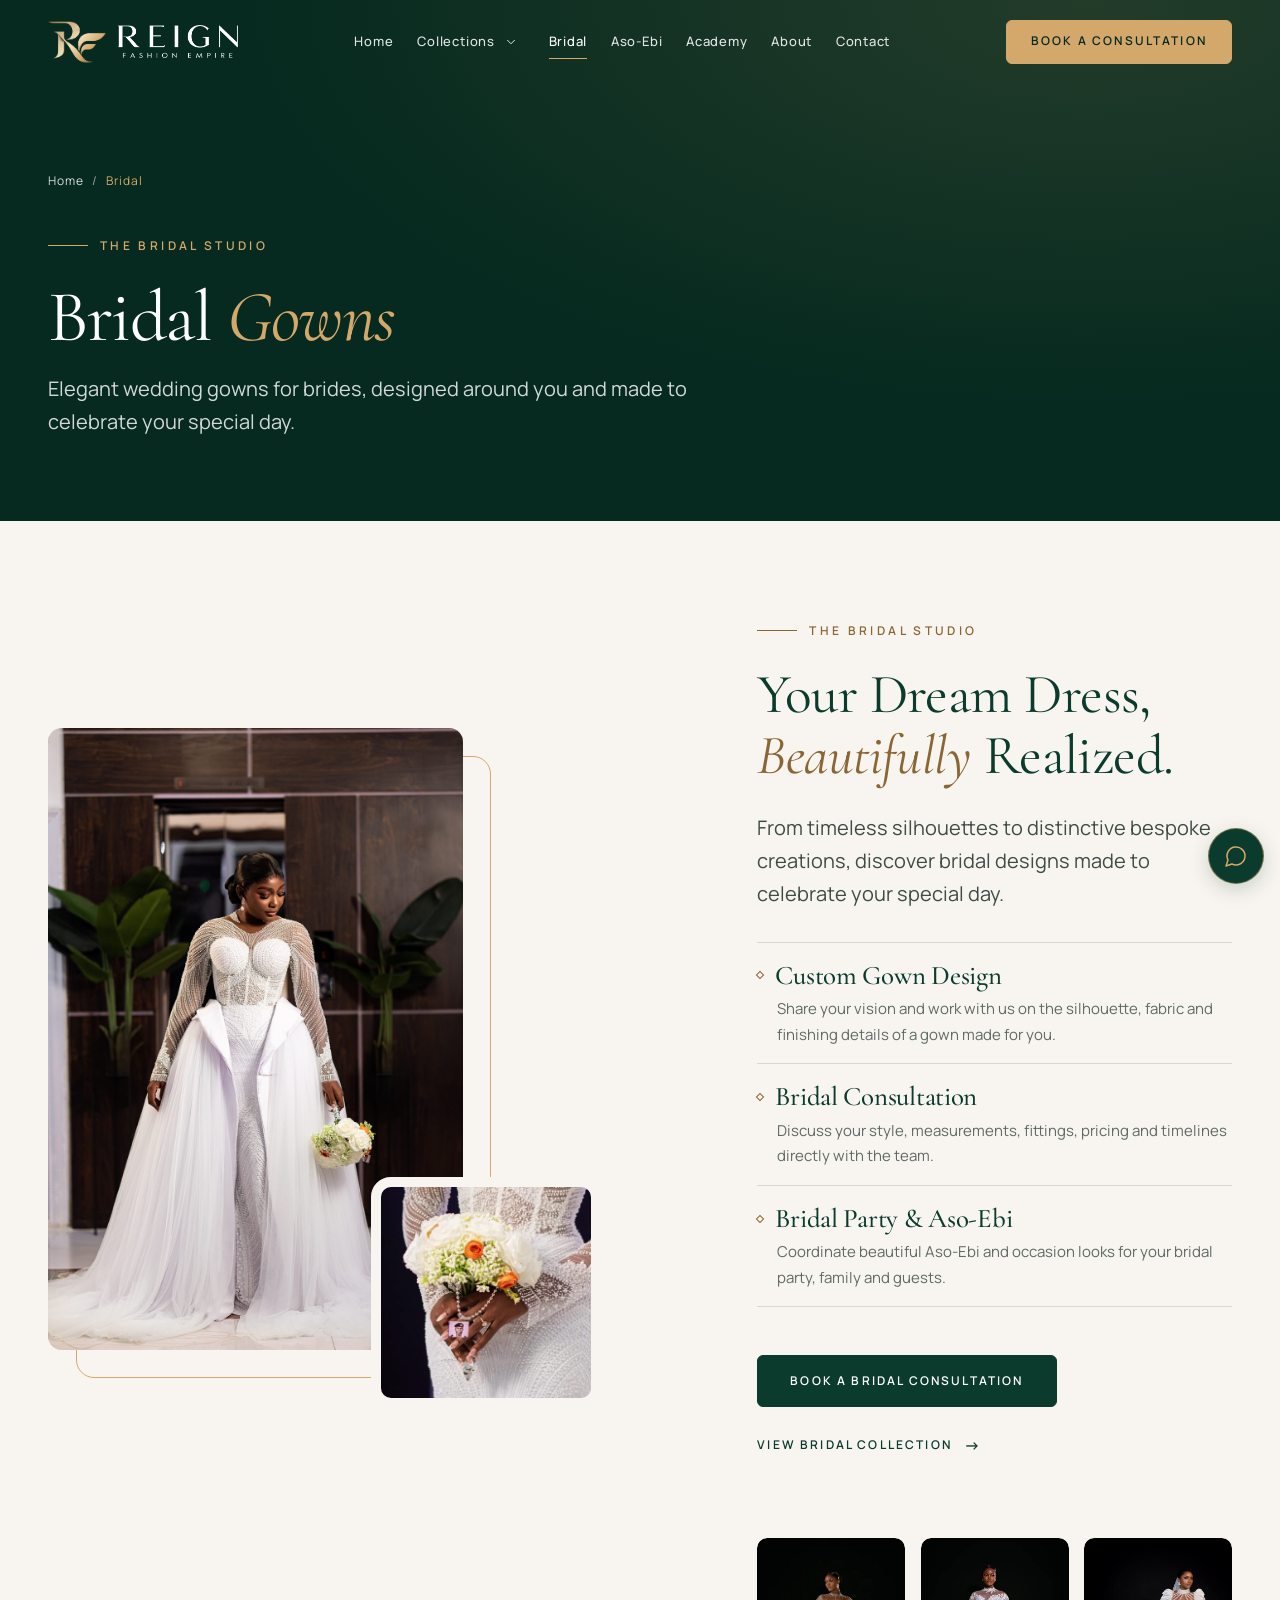
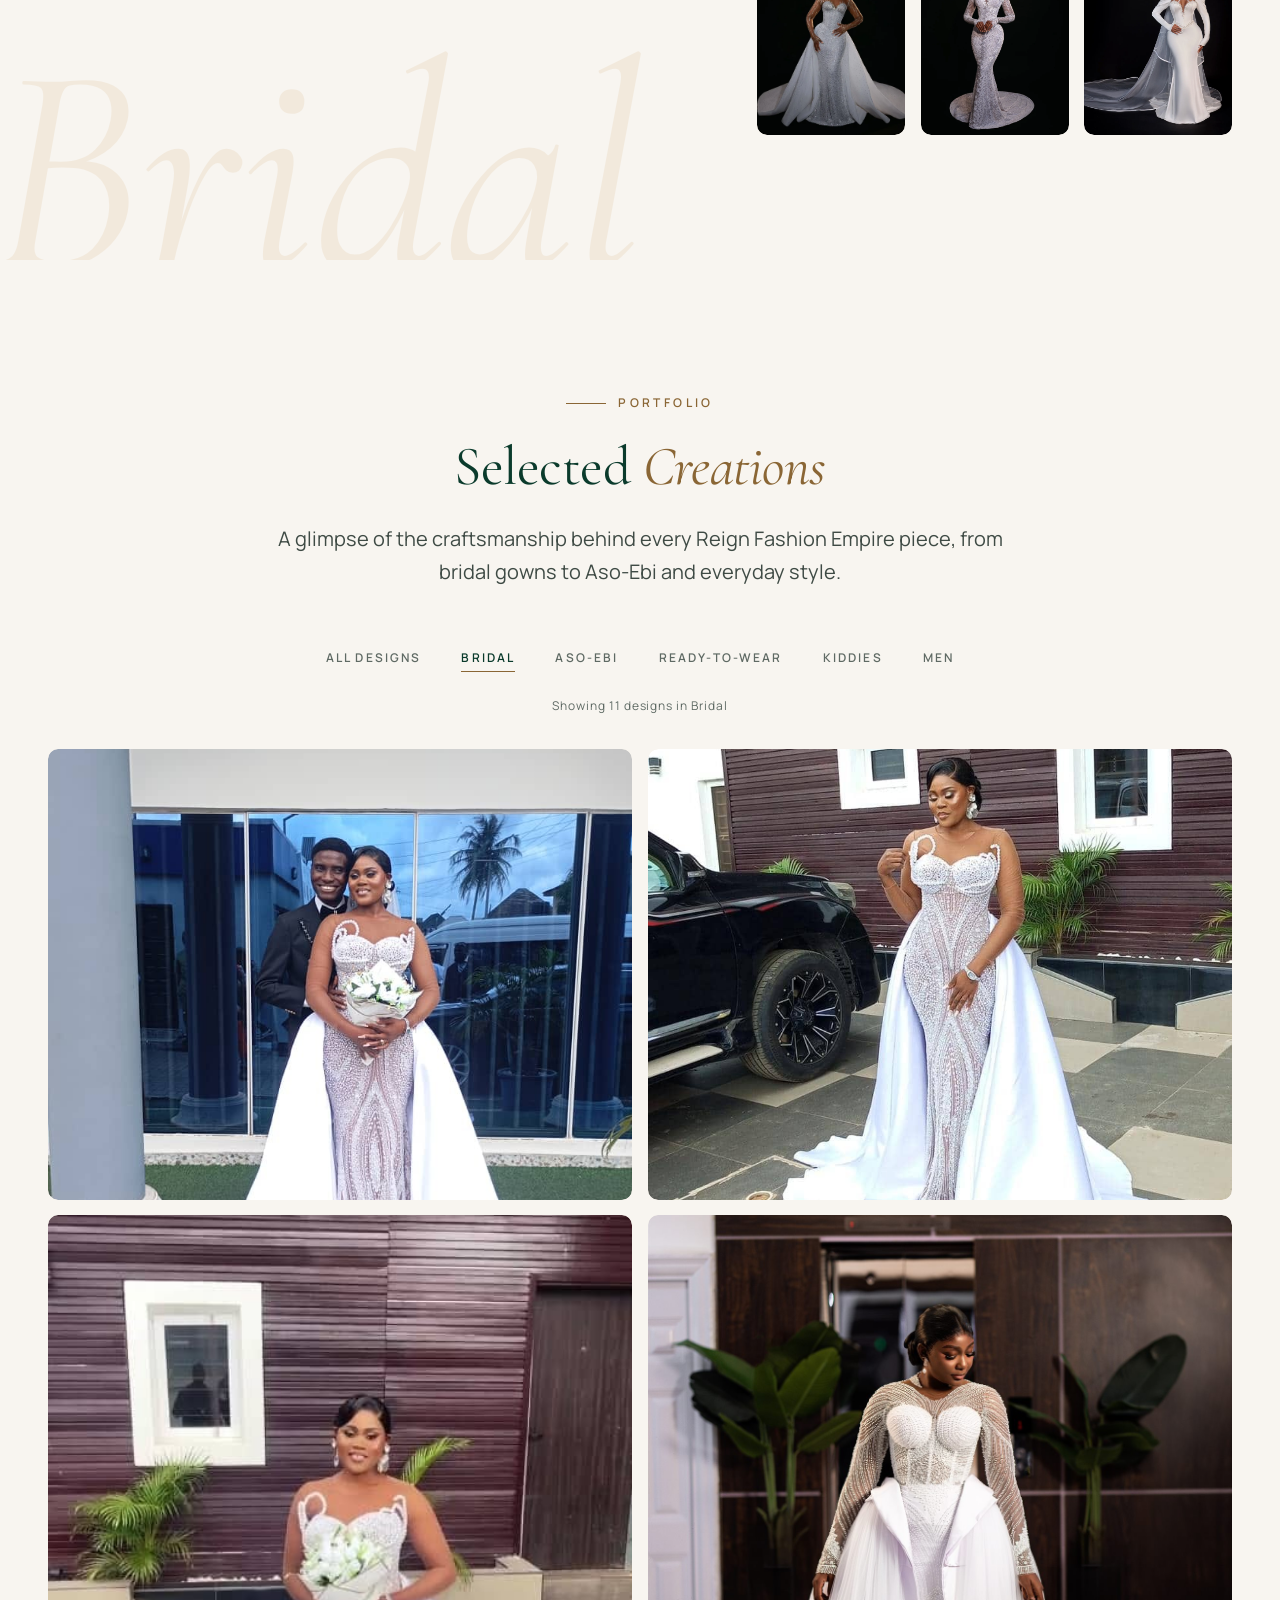
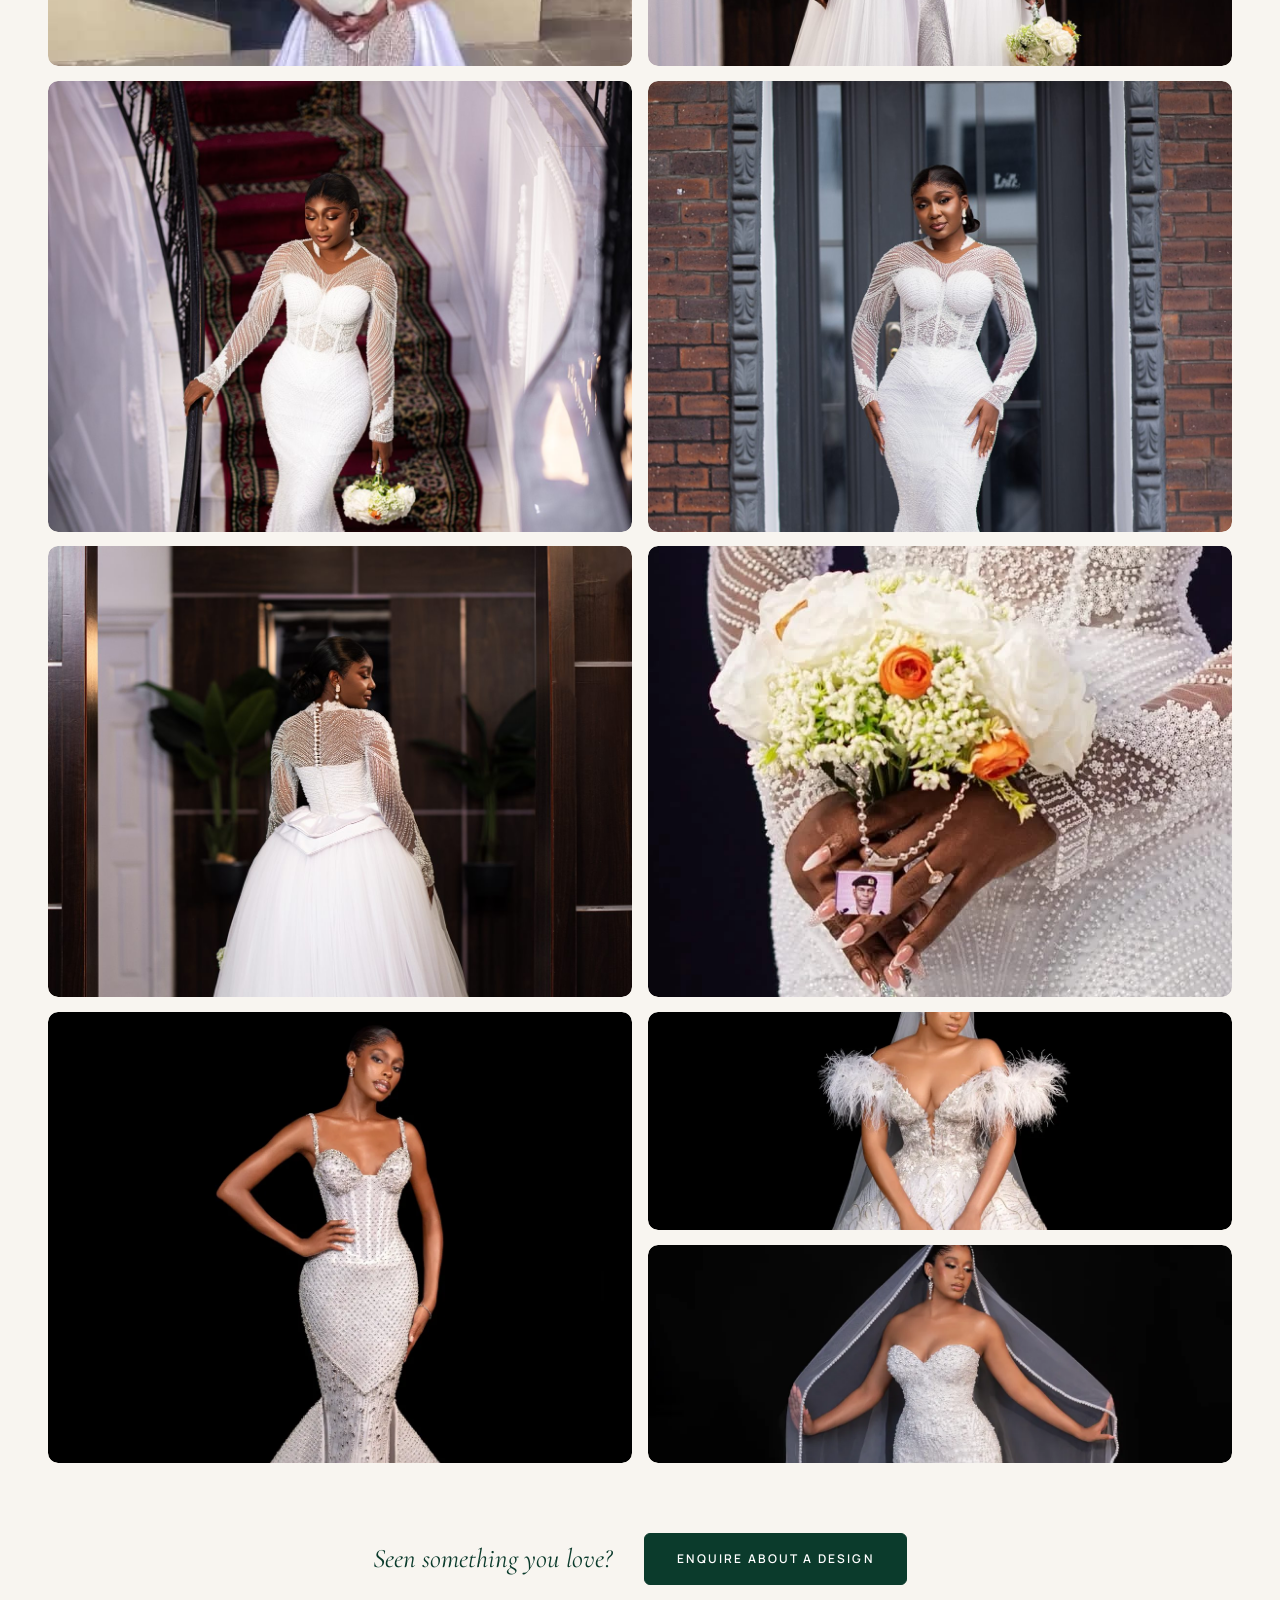
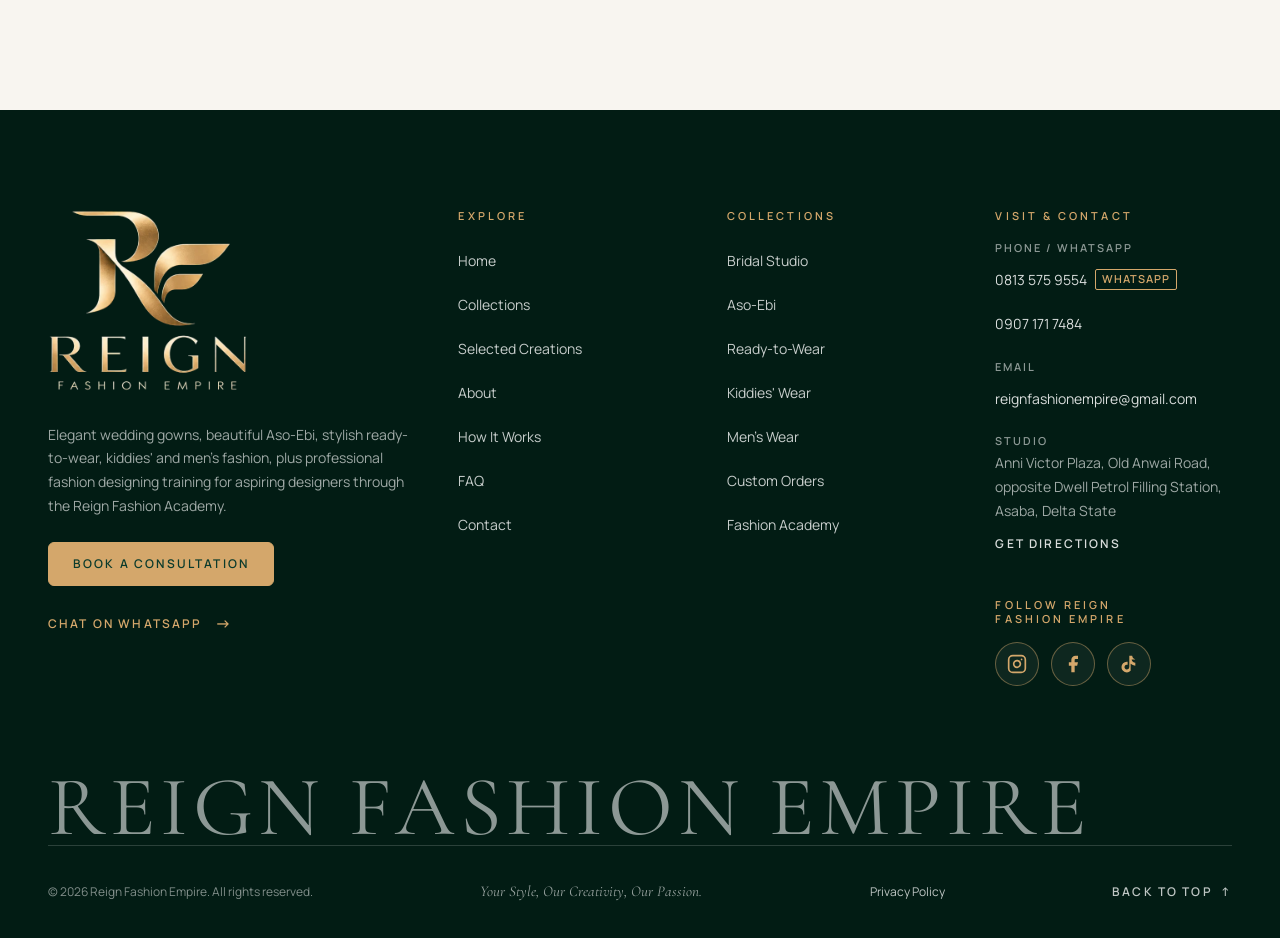
<file: bridal.html>
<!DOCTYPE html>
<html lang="en">
<head>
  <meta charset="UTF-8">
  <meta name="viewport" content="width=device-width, initial-scale=1">

  <title>Bridal Gowns &amp; Wedding Dresses in Asaba | Reign Fashion Empire (Reignfashionempire)</title>
  <meta name="description" content="Elegant custom wedding gowns by Reign Fashion Empire, Asaba. Book a bridal consultation to design the gown made for your day.">
  <meta name="keywords" content="Wedding gowns Asaba, bridal dresses Asaba, bridal fashion designing, Reignfashionempire, Reign Fashion Empire">
  <meta name="theme-color" content="#062A1F">

  <!-- Flags JS support so entrance animations never hide content when JS is off -->
  <script>document.documentElement.classList.add('js');</script>

  <link rel="canonical" href="https://reignfashionempire.com/bridal">

  <!-- Social sharing previews (WhatsApp, Facebook, X, LinkedIn) -->
  <meta property="og:type" content="website">
  <meta property="og:site_name" content="Reign Fashion Empire">
  <meta property="og:locale" content="en_NG">
  <meta property="og:title" content="Bridal Gowns & Wedding Dresses in Asaba | Reign Fashion Empire">
  <meta property="og:description" content="Elegant custom wedding gowns by Reign Fashion Empire, Asaba. Book a bridal consultation to design the gown made for your day.">
  <meta property="og:url" content="https://reignfashionempire.com/bridal">
  <meta property="og:image" content="https://reignfashionempire.com/assets/images/brand/og-image.jpg">
  <meta property="og:image:width" content="1200">
  <meta property="og:image:height" content="630">
  <meta property="og:image:alt" content="Reign Fashion Empire logo in gold on deep green">
  <meta name="twitter:card" content="summary_large_image">
  <meta name="twitter:title" content="Bridal Gowns & Wedding Dresses in Asaba | Reign Fashion Empire">
  <meta name="twitter:description" content="Elegant custom wedding gowns by Reign Fashion Empire, Asaba. Book a bridal consultation to design the gown made for your day.">
  <meta name="twitter:image" content="https://reignfashionempire.com/assets/images/brand/og-image.jpg">

  <!-- STRUCTURED DATA (generated): business details + FAQ for Google -->
  <!-- /STRUCTURED DATA -->

  <!-- Icons: gold RF monogram on brand green (generated from the logo) -->
  <link rel="icon" href="assets/favicon-48.png" type="image/png" sizes="48x48">
  <link rel="apple-touch-icon" href="assets/apple-touch-icon.png">

  <!-- Fonts -->
  <link rel="preconnect" href="https://fonts.googleapis.com">
  <link rel="preconnect" href="https://fonts.gstatic.com" crossorigin>
  <!-- Fonts load without blocking the page; text shows in a fallback font first -->
  <link rel="preload" as="style" href="https://fonts.googleapis.com/css2?family=Cormorant+Garamond:ital,wght@0,400;0,500;0,600;1,400;1,500&family=Manrope:wght@300;400;500;600&display=swap" onload="this.onload=null;this.rel='stylesheet'">
  <noscript><link rel="stylesheet" href="https://fonts.googleapis.com/css2?family=Cormorant+Garamond:ital,wght@0,400;0,500;0,600;1,400;1,500&family=Manrope:wght@300;400;500;600&display=swap"></noscript>

  <link rel="stylesheet" href="css/style.css">

</head>
<body data-page="bridal" data-gallery-filter="bridal">

  <!-- LAYOUT:TOP (generated by tools/build-layout.js: edit there, not here) -->
  <a class="skip-link" href="#main">Skip to main content</a>

  <header class="site-header" id="site-header">
    <div class="container header-inner">
      <a href="./" class="wordmark brand">
        <span class="brand__mark" aria-hidden="true"></span>
        <span class="brand__word" aria-hidden="true"></span>
        <span class="visually-hidden">Reign Fashion Empire, home</span>
      </a>

      <nav class="primary-nav" aria-label="Primary">
        <ul class="nav-list">
          <li><a href="./" class="nav-link">Home</a></li>
          <li class="nav-item has-sub">
            <a href="collections" class="nav-link">Collections</a>
            <button type="button" class="nav-sub-toggle" aria-expanded="false" aria-controls="sub-collections" aria-label="Show collections menu"><svg class="icon icon--chevron" viewBox="0 0 24 24" aria-hidden="true" focusable="false"><path d="m6 9 6 6 6-6"/></svg></button>
            <ul class="nav-sub" id="sub-collections">
              <li><a href="women" class="nav-sub-link">Women's Collection</a></li>
              <li><a href="men" class="nav-sub-link">Men's Collection</a></li>
              <li><a href="kids" class="nav-sub-link">Kiddies' Collection</a></li>
              <li><a href="collections" class="nav-sub-link">All Collections</a></li>
            </ul>
          </li>
          <li><a href="bridal" class="nav-link is-active" aria-current="page">Bridal</a></li>
          <li><a href="aso-ebi" class="nav-link">Aso-Ebi</a></li>
          <li><a href="academy" class="nav-link">Academy</a></li>
          <li><a href="about" class="nav-link">About</a></li>
          <li><a href="contact" class="nav-link">Contact</a></li>
        </ul>
      </nav>

      <a href="contact" class="btn btn--dark btn--sm header-cta">Book a Consultation</a>

      <button class="menu-toggle" id="menu-toggle" type="button"
              aria-expanded="false" aria-controls="mobile-menu" aria-label="Open menu">
        <span class="menu-toggle__bar"></span>
        <span class="menu-toggle__bar"></span>
      </button>
    </div>
  </header>

  <div class="mobile-menu" id="mobile-menu" role="dialog" aria-modal="true" aria-label="Site menu" hidden>
    <div class="mobile-menu__inner container">
      <nav aria-label="Mobile">
        <ul class="mobile-nav-list">
          <li><a href="./" class="mobile-nav-link">Home</a></li>
          <li><a href="collections" class="mobile-nav-link">Collections</a>
            <ul class="mobile-sub-list">
              <li><a href="women" class="mobile-sub-link">Women's Collection</a></li>
              <li><a href="men" class="mobile-sub-link">Men's Collection</a></li>
              <li><a href="kids" class="mobile-sub-link">Kiddies' Collection</a></li>
            </ul>
          </li>
          <li><a href="bridal" class="mobile-nav-link is-active" aria-current="page">Bridal</a></li>
          <li><a href="aso-ebi" class="mobile-nav-link">Aso-Ebi</a></li>
          <li><a href="academy" class="mobile-nav-link">Academy</a></li>
          <li><a href="about" class="mobile-nav-link">About</a></li>
          <li><a href="contact" class="mobile-nav-link">Contact</a></li>
        </ul>
      </nav>
      <div class="mobile-menu__footer">
        <a href="contact" class="btn btn--gold mobile-nav-link">Book a Consultation</a>
        <p class="mobile-menu__note">Bridal · Aso-Ebi · Ready-to-Wear · Academy</p>
      </div>
    </div>
  </div>
  <!-- /LAYOUT:TOP -->

  <main id="main">

    <!-- ============================================================
         PAGE BANNER
         ============================================================ -->
    <section class="page-hero" aria-labelledby="page-title">
      <div class="container">
        <nav class="crumbs" aria-label="Breadcrumb"><a href="./">Home</a><span aria-hidden="true">/</span><span aria-current="page">Bridal</span></nav>
        <p class="eyebrow" data-edit="main-t1">The Bridal Studio</p>
        <h1 id="page-title" class="display page-hero__title" data-edit="main-t3">Bridal <em>Gowns</em></h1>
        <p class="lead page-hero__lead" data-edit="main-t2">Elegant wedding gowns for brides, designed around you and made to celebrate your special day.</p>
      </div>
    </section>

    <!-- ============================================================
         BRIDAL STUDIO
         Service copy below is DRAFT — confirm wording with Reign Fashion.
         ============================================================ -->
    <section id="bridal" class="section bridal" aria-labelledby="bridal-title">
      <span class="bridal__watermark" aria-hidden="true">Bridal</span>

      <div class="container bridal__grid">

        <div class="bridal__media reveal">
          <span class="bridal__frame" aria-hidden="true"></span>
          <!-- IMAGE SLOT: bridal-main — assets/images/bridal/gown-pearl-overskirt.webp (owner photo) (portrait 2:3, min. 1200×1800) -->
          <div class="img-slot img-slot--warm ratio-tall bridal__main" data-label="Bridal · Wedding gown · 2:3"><img src="assets/images/bridal/bridal-pearl-mermaid-overskirt.jpg" alt="Reign Fashion Empire bridal: long-sleeve pearl-beaded mermaid gown with a sheer corset bodice and a detachable tulle overskirt with satin lapels" width="1200" height="1500" loading="lazy" decoding="async" style="object-position: 50% 20%" data-edit="bridal-img1"></div>
          <!-- IMAGE SLOT: bridal-detail — assets/images/bridal/gown-feather-ballgown.webp (owner photo) (square 1:1, min. 700×700) -->
          <div class="img-slot img-slot--blush ratio-square bridal__detail" data-label="Bridal · Gown detail · 1:1"><img src="assets/images/bridal/bridal-pearl-bouquet.jpg" alt="Reign Fashion Empire bridal: pearl-beaded illusion gown with sheer sleeves, held with a bouquet of white roses and orange ranunculus" width="864" height="1080" loading="lazy" decoding="async" style="object-position: 50% 45%" data-edit="bridal-img2"></div>
        </div>

        <div class="bridal__content">
          <p class="eyebrow reveal" data-edit="bridal-t1">The Bridal Studio</p>
          <h2 id="bridal-title" class="h2 reveal" style="--d: 80ms" data-edit="bridal-t9">
            Your Dream Dress, <em>Beautifully</em> Realized.
          </h2>
          <p class="lead reveal" style="--d: 160ms" data-edit="bridal-t2">
            From timeless silhouettes to distinctive bespoke creations, discover bridal
            designs made to celebrate your special day.
          </p>

          <ul class="bridal__services reveal" style="--d: 240ms">
            <li>
              <h3 class="bridal__service-title" data-edit="bridal-t3">Custom Gown Design</h3>
              <p data-edit="bridal-t4">Share your vision and work with us on the silhouette, fabric and finishing details of a gown made for you.</p>
            </li>
            <li>
              <h3 class="bridal__service-title" data-edit="bridal-t5">Bridal Consultation</h3>
              <p data-edit="bridal-t6">Discuss your style, measurements, fittings, pricing and timelines directly with the team.</p>
            </li>
            <li>
              <h3 class="bridal__service-title" data-edit="bridal-t7">Bridal Party &amp; Aso-Ebi</h3>
              <p data-edit="bridal-t8">Coordinate beautiful Aso-Ebi and occasion looks for your bridal party, family and guests.</p>
            </li>
          </ul>

          <div class="btn-row reveal" style="--d: 320ms">
            <a href="contact?service=bridal" class="btn btn--dark" data-service="bridal">Book a Bridal Consultation</a>
            <a href="#gallery" class="link-arrow" data-gallery-filter="bridal">View Bridal Collection</a>
          </div>

          <!-- Supporting bridal gallery -->
          <ul class="bridal__gallery" aria-label="Bridal gallery preview">
            <!-- IMAGE SLOT: bridal-gallery-1 — assets/images/bridal/gown-sheer-sparkle.webp (owner photo) (portrait 3:4) -->
            <li class="reveal" style="--d: 100ms"><div class="img-slot img-slot--warm" data-label="Bridal · 1"><img src="assets/images/bridal/gown-sheer-sparkle.webp" alt="Reign Fashion Empire bridal: crystal-embellished mermaid gown with sheer sleeves and a detachable train" width="800" height="1000" loading="lazy" decoding="async" style="object-position: 50% 35%" data-edit="bridal-img3"></div></li>
            <!-- IMAGE SLOT: bridal-gallery-2 — assets/images/bridal/gown-lace-highneck.webp (owner photo) (portrait 3:4) -->
            <li class="reveal" style="--d: 200ms"><div class="img-slot" data-label="Bridal · 2"><img src="assets/images/bridal/gown-lace-highneck.webp" alt="Reign Fashion Empire bridal: high-neck lace mermaid gown with long sleeves and a lace train" width="1200" height="1500" loading="lazy" decoding="async" style="object-position: 50% 35%" data-edit="bridal-img4"></div></li>
            <!-- IMAGE SLOT: bridal-gallery-3 — assets/images/bridal/gown-puff-sleeve-satin.webp (owner photo) (portrait 3:4) -->
            <li class="reveal" style="--d: 300ms"><div class="img-slot img-slot--blush" data-label="Bridal · 3"><img src="assets/images/bridal/gown-puff-sleeve-satin.webp" alt="Reign Fashion Empire bridal: satin mermaid gown with puff sleeves, a pearl-beaded neckline and cathedral veil" width="1200" height="1500" loading="lazy" decoding="async" style="object-position: 50% 35%" data-edit="bridal-img5"></div></li>
          </ul>
        </div>

      </div>
    </section>

    <!-- ============================================================
         GALLERY — "Selected Creations"
         Every tile is a PLACEHOLDER. To add a real design:
           1. Put an <img> inside the tile's .img-slot, e.g.
              <img src="assets/images/gallery/bridal-01.jpg" alt="Ivory lace wedding gown with cathedral train"
                   width="800" height="1200" loading="lazy" data-full="assets/images/gallery/bridal-01-large.jpg">
              (data-full is optional: a larger file used in the lightbox)
           2. Update the title in .g-item__title.
         data-category must be one of: bridal, aso-ebi, ready-to-wear, kids, men.
         Tile sizes: g-item--tall (portrait), g-item--wide (landscape), none (standard).
         ============================================================ -->
    <section id="gallery" class="section gallery" aria-labelledby="gallery-title">
      <div class="container">

        <header class="section-head section-head--center">
          <p class="eyebrow reveal" data-edit="gallery-t1">Portfolio</p>
          <h2 id="gallery-title" class="h2 reveal" style="--d: 80ms" data-edit="gallery-t5">Selected <em>Creations</em></h2>
          <p class="lead reveal" style="--d: 160ms" data-edit="gallery-t2">
            A glimpse of the craftsmanship behind every Reign Fashion Empire piece, from bridal gowns to Aso-Ebi and everyday style.
          </p>
        </header>

        <div class="gallery__filters reveal" role="group" aria-label="Filter designs by category">
          <button type="button" class="filter-btn" data-filter="all" aria-pressed="true">All Designs</button>
          <button type="button" class="filter-btn" data-filter="bridal" aria-pressed="false">Bridal</button>
          <button type="button" class="filter-btn" data-filter="aso-ebi" aria-pressed="false">Aso-Ebi</button>
          <button type="button" class="filter-btn" data-filter="ready-to-wear" aria-pressed="false">Ready-to-Wear</button>
          <button type="button" class="filter-btn" data-filter="kids" aria-pressed="false">Kiddies</button>
          <button type="button" class="filter-btn" data-filter="men" aria-pressed="false">Men</button>
        </div>

        <p class="gallery__status" id="gallery-status" aria-live="polite">Showing 54 designs</p>

        <ul class="gallery__grid" id="gallery-grid">
          <!-- Newest designs, added 27 Oct 2026 -->
          <li class="g-item g-item--tall" data-category="bridal">
            <button type="button" class="g-item__btn">
              <span class="img-slot"><img src="assets/images/bridal/bridal-pearl-overskirt-couple.jpg" alt="Reign Fashion Empire bridal: sleeveless pearl-beaded mermaid gown with a sculpted sweetheart bodice and a white satin overskirt, worn with a white lily bouquet beside the groom" width="768" height="1020" loading="lazy" decoding="async" style="object-position: 50% 25%"></span>
              <span class="g-item__caption"><span class="g-item__cat">Bridal</span><span class="g-item__title">Pearl Sweetheart Mermaid &amp; Groom</span></span>
            </button>
          </li>
          <li class="g-item g-item--tall" data-category="bridal">
            <button type="button" class="g-item__btn">
              <span class="img-slot"><img src="assets/images/bridal/bridal-pearl-sweetheart-overskirt.jpg" alt="Reign Fashion Empire bridal: sleeveless pearl-beaded mermaid gown with a sculpted sweetheart bodice, sheer illusion neckline and a sweeping white satin overskirt" width="899" height="1080" loading="lazy" decoding="async" style="object-position: 50% 20%"></span>
              <span class="g-item__caption"><span class="g-item__cat">Bridal</span><span class="g-item__title">Pearl Sweetheart Mermaid with Satin Overskirt</span></span>
            </button>
          </li>
          <li class="g-item g-item--tall" data-category="aso-ebi">
            <button type="button" class="g-item__btn">
              <span class="img-slot"><img src="assets/images/aso-ebi/aso-ebi-wine-velvet-lace-mermaid.jpg" alt="Reign Fashion Empire Aso-Ebi: wine velvet off-shoulder corset with lace bell sleeves, a beaded waistband and a wine lace mermaid skirt, at a studio fitting" width="608" height="1080" loading="lazy" decoding="async" style="object-position: 50% 20%"></span>
              <span class="g-item__caption"><span class="g-item__cat">Aso-Ebi</span><span class="g-item__title">Wine Velvet &amp; Lace Mermaid Gown</span></span>
            </button>
          </li>
          <li class="g-item g-item--tall" data-category="aso-ebi">
            <button type="button" class="g-item__btn">
              <span class="img-slot"><img src="assets/images/aso-ebi/aso-ebi-black-gold-sequin-mermaid.jpg" alt="Reign Fashion Empire Aso-Ebi: black and gold striped sequin mermaid gown with a halter corset bodice, worn with a gold gele" width="810" height="1080" loading="lazy" decoding="async" style="object-position: 50% 20%"></span>
              <span class="g-item__caption"><span class="g-item__cat">Aso-Ebi</span><span class="g-item__title">Black &amp; Gold Sequin Mermaid Gown</span></span>
            </button>
          </li>
          <li class="g-item g-item--tall" data-category="bridal">
            <button type="button" class="g-item__btn">
              <span class="img-slot"><img src="assets/images/bridal/bridal-pearl-sweetheart-overskirt-bouquet.jpg" alt="Reign Fashion Empire bridal: sleeveless pearl-beaded mermaid gown with a sculpted sweetheart bodice and a full white satin overskirt" width="482" height="856" loading="lazy" decoding="async" style="object-position: 50% 25%"></span>
              <span class="g-item__caption"><span class="g-item__cat">Bridal</span><span class="g-item__title">Pearl-Beaded Mermaid with Satin Overskirt</span></span>
            </button>
          </li>
          <!-- Added 25 Oct 2026 -->
          <li class="g-item g-item--tall" data-category="bridal">
            <button type="button" class="g-item__btn">
              <span class="img-slot"><img src="assets/images/bridal/bridal-pearl-mermaid-overskirt.jpg" alt="Reign Fashion Empire bridal: long-sleeve pearl-beaded mermaid gown with a sheer corset bodice and a detachable tulle overskirt with satin lapels" width="1200" height="1500" loading="lazy" decoding="async" style="object-position: 50% 20%"></span>
              <span class="g-item__caption"><span class="g-item__cat">Bridal</span><span class="g-item__title">Pearl Mermaid with Tulle Overskirt</span></span>
            </button>
          </li>
          <li class="g-item g-item--tall" data-category="bridal">
            <button type="button" class="g-item__btn">
              <span class="img-slot"><img src="assets/images/bridal/bridal-pearl-mermaid-staircase.jpg" alt="Reign Fashion Empire bridal: long-sleeve pearl-beaded mermaid gown with a sheer corset bodice, photographed on a grand red-carpet staircase" width="1200" height="1500" loading="lazy" decoding="async" style="object-position: 50% 25%"></span>
              <span class="g-item__caption"><span class="g-item__cat">Bridal</span><span class="g-item__title">Pearl-Beaded Long-Sleeve Mermaid Gown</span></span>
            </button>
          </li>
          <li class="g-item g-item--tall" data-category="bridal">
            <button type="button" class="g-item__btn">
              <span class="img-slot"><img src="assets/images/bridal/bridal-pearl-mermaid-doorway.jpg" alt="Reign Fashion Empire bridal: fitted pearl-beaded mermaid gown with sheer illusion sleeves, sculpted bust and a beaded choker collar" width="1200" height="1500" loading="lazy" decoding="async" style="object-position: 50% 20%"></span>
              <span class="g-item__caption"><span class="g-item__cat">Bridal</span><span class="g-item__title">Pearl Mermaid Gown &amp; Beaded Choker</span></span>
            </button>
          </li>
          <li class="g-item g-item--tall" data-category="bridal">
            <button type="button" class="g-item__btn">
              <span class="img-slot"><img src="assets/images/bridal/bridal-pearl-tulle-ballgown-back.jpg" alt="Reign Fashion Empire bridal: back view of a pearl-beaded illusion bodice with covered buttons, a sculpted satin bow and a full tulle ball-gown skirt" width="1200" height="1500" loading="lazy" decoding="async" style="object-position: 50% 20%"></span>
              <span class="g-item__caption"><span class="g-item__cat">Bridal</span><span class="g-item__title">Pearl Tulle Ball Gown with Satin Bow</span></span>
            </button>
          </li>
          <!-- Added 23 Oct 2026 -->
          <li class="g-item g-item--tall" data-category="ready-to-wear">
            <button type="button" class="g-item__btn">
              <span class="img-slot"><img src="assets/images/ready-to-wear/ready-to-wear-red-satin-mermaid-gloves.jpg" alt="Reign Fashion Empire ready-to-wear: red satin mermaid gown with a crystal-trimmed nude corset bodice and matching red opera gloves" width="834" height="1080" loading="lazy" decoding="async" style="object-position: 50% 20%"></span>
              <span class="g-item__caption"><span class="g-item__cat">Ready-to-Wear</span><span class="g-item__title">Red Satin Mermaid Gown &amp; Opera Gloves</span></span>
            </button>
          </li>
          <li class="g-item g-item--tall" data-category="ready-to-wear">
            <button type="button" class="g-item__btn">
              <span class="img-slot"><img src="assets/images/ready-to-wear/ready-to-wear-black-white-collar-pencil-walk.jpg" alt="Reign Fashion Empire ready-to-wear: black V-neck pencil midi dress layered over a white collared shirt with turned-back cuffs" width="892" height="1114" loading="lazy" decoding="async" style="object-position: 50% 20%"></span>
              <span class="g-item__caption"><span class="g-item__cat">Ready-to-Wear</span><span class="g-item__title">Black &amp; White Collared Pencil Midi</span></span>
            </button>
          </li>
          <li class="g-item g-item--tall" data-category="ready-to-wear">
            <button type="button" class="g-item__btn">
              <span class="img-slot"><img src="assets/images/ready-to-wear/ready-to-wear-royal-blue-sequin-cape.jpg" alt="Reign Fashion Empire ready-to-wear: royal blue pencil midi dress with sculpted sequinned cape shoulders, worn with a matching wide-brim fascinator" width="993" height="1280" loading="lazy" decoding="async" style="object-position: 50% 20%"></span>
              <span class="g-item__caption"><span class="g-item__cat">Ready-to-Wear</span><span class="g-item__title">Royal Blue Sequin-Cape Midi Dress</span></span>
            </button>
          </li>
          <li class="g-item g-item--tall" data-category="ready-to-wear">
            <button type="button" class="g-item__btn">
              <span class="img-slot"><img src="assets/images/ready-to-wear/ready-to-wear-royal-blue-belted-cape.jpg" alt="Reign Fashion Empire ready-to-wear: royal blue fitted dress with sequinned cape shoulders and a gold-buckle statement belt, with a feathered fascinator" width="851" height="1080" loading="lazy" decoding="async" style="object-position: 50% 20%"></span>
              <span class="g-item__caption"><span class="g-item__cat">Ready-to-Wear</span><span class="g-item__title">Royal Blue Belted Sequin-Cape Dress</span></span>
            </button>
          </li>
          <li class="g-item g-item--tall" data-category="ready-to-wear">
            <button type="button" class="g-item__btn">
              <span class="img-slot"><img src="assets/images/ready-to-wear/ready-to-wear-black-white-collar-shift.jpg" alt="Reign Fashion Empire ready-to-wear: black V-neck shift dress layered over a crisp white collared shirt with turned-back cuffs" width="1024" height="1280" loading="lazy" decoding="async" style="object-position: 50% 25%"></span>
              <span class="g-item__caption"><span class="g-item__cat">Ready-to-Wear</span><span class="g-item__title">Black &amp; White Collared Shift Dress</span></span>
            </button>
          </li>
          <li class="g-item g-item--tall" data-category="ready-to-wear">
            <button type="button" class="g-item__btn">
              <span class="img-slot"><img src="assets/images/ready-to-wear/ready-to-wear-wine-tulle-drape.jpg" alt="Reign Fashion Empire ready-to-wear: wine-red one-shoulder ruched tulle gown with a crystal-trimmed corset bodice, sequinned skirt and floor-length shoulder drape" width="1024" height="1280" loading="lazy" decoding="async" style="object-position: 50% 20%"></span>
              <span class="g-item__caption"><span class="g-item__cat">Ready-to-Wear</span><span class="g-item__title">Wine Tulle One-Shoulder Draped Gown</span></span>
            </button>
          </li>
          <li class="g-item g-item--tall" data-category="aso-ebi">
            <button type="button" class="g-item__btn">
              <span class="img-slot"><img src="assets/images/aso-ebi/aso-ebi-black-white-collar-dress.jpg" alt="Reign Fashion Empire Aso-Ebi: black fitted V-neck pencil dress over a white collared shirt with turned-back cuffs" width="476" height="655" loading="lazy" decoding="async" style="object-position: 50% 20%"></span>
              <span class="g-item__caption"><span class="g-item__cat">Aso-Ebi</span><span class="g-item__title">Black &amp; White Collared Pencil Dress</span></span>
            </button>
          </li>
          <!-- Added 21 Oct 2026 -->
          <li class="g-item g-item--tall" data-category="aso-ebi">
            <button type="button" class="g-item__btn">
              <span class="img-slot"><img src="assets/images/aso-ebi/aso-ebi-plum-fringe-offshoulder.jpg" alt="Reign Fashion Empire Aso-Ebi: plum damask off-shoulder gown with beaded fringe, crystal bodice and sleeve cuffs, with matching gele" width="471" height="594" loading="lazy" decoding="async" style="object-position: 50% 20%"></span>
              <span class="g-item__caption"><span class="g-item__cat">Aso-Ebi</span><span class="g-item__title">Plum Damask Fringed Off-Shoulder Gown</span></span>
            </button>
          </li>
          <li class="g-item g-item--tall" data-category="aso-ebi">
            <button type="button" class="g-item__btn">
              <span class="img-slot"><img src="assets/images/aso-ebi/aso-ebi-ivory-drape-mermaid.jpg" alt="Reign Fashion Empire Aso-Ebi: ivory corset mermaid gown with a draped off-shoulder neckline and long shoulder sash" width="325" height="481" loading="lazy" decoding="async" style="object-position: 50% 20%"></span>
              <span class="g-item__caption"><span class="g-item__cat">Aso-Ebi</span><span class="g-item__title">Ivory Drape-Shoulder Mermaid Gown</span></span>
            </button>
          </li>
          <li class="g-item g-item--tall" data-category="aso-ebi">
            <button type="button" class="g-item__btn">
              <span class="img-slot"><img src="assets/images/aso-ebi/aso-ebi-scarlet-coral-duo.jpg" alt="Reign Fashion Empire Aso-Ebi: two coordinated scarlet looks, a tiered mermaid gown with coral beads and a sequinned mini dress with sculpted bow shoulders" width="330" height="469" loading="lazy" decoding="async" style="object-position: 50% 20%"></span>
              <span class="g-item__caption"><span class="g-item__cat">Aso-Ebi</span><span class="g-item__title">Scarlet Tiered Mermaid &amp; Bow Mini Duo</span></span>
            </button>
          </li>
          <li class="g-item g-item--tall" data-category="aso-ebi">
            <button type="button" class="g-item__btn">
              <span class="img-slot"><img src="assets/images/aso-ebi/aso-ebi-scarlet-bow-mini.jpg" alt="Reign Fashion Empire Aso-Ebi: scarlet sequinned lace mini dress with a sculpted bow across the shoulders" width="327" height="423" loading="lazy" decoding="async" style="object-position: 50% 20%"></span>
              <span class="g-item__caption"><span class="g-item__cat">Aso-Ebi</span><span class="g-item__title">Scarlet Bow-Shoulder Lace Mini Dress</span></span>
            </button>
          </li>
          <li class="g-item g-item--tall" data-category="bridal">
            <button type="button" class="g-item__btn">
              <span class="img-slot"><img src="assets/images/bridal/bridal-pearl-bouquet.jpg" alt="Reign Fashion Empire bridal: pearl-beaded illusion gown with sheer sleeves, held with a bouquet of white roses and orange ranunculus" width="864" height="1080" loading="lazy" decoding="async" style="object-position: 50% 40%"></span>
              <span class="g-item__caption"><span class="g-item__cat">Bridal</span><span class="g-item__title">Pearl-Beaded Illusion Gown</span></span>
            </button>
          </li>
          <li class="g-item g-item--tall" data-category="aso-ebi">
            <button type="button" class="g-item__btn">
              <span class="img-slot"><img src="assets/images/aso-ebi/aso-ebi-silver-sculpted-gown.jpg" alt="Reign Fashion Empire Aso-Ebi: silver sculpted corset gown with off-shoulder straps, beaded lace skirt, gold gele and hand fan" width="826" height="1280" loading="lazy" decoding="async" style="object-position: 50% 20%"></span>
              <span class="g-item__caption"><span class="g-item__cat">Aso-Ebi</span><span class="g-item__title">Silver &amp; Gold Sculpted Corset Gown</span></span>
            </button>
          </li>
          <li class="g-item g-item--tall" data-category="aso-ebi">
            <button type="button" class="g-item__btn">
              <span class="img-slot"><img src="assets/images/aso-ebi/aso-ebi-chocolate-velvet-lace.jpg" alt="Reign Fashion Empire Aso-Ebi: Chocolate velvet halter bodice with a beaded brown lace skirt, matching gele and coral beads" width="1028" height="1600" loading="lazy" decoding="async" style="object-position: 50% 20%"></span>
              <span class="g-item__caption"><span class="g-item__cat">Aso-Ebi</span><span class="g-item__title">Chocolate Velvet &amp; Beaded Lace</span></span>
            </button>
          </li>
          <li class="g-item g-item--tall" data-category="aso-ebi">
            <button type="button" class="g-item__btn">
              <span class="img-slot"><img src="assets/images/aso-ebi/aso-ebi-gold-mirror-mini.jpg" alt="Reign Fashion Empire Aso-Ebi: Gold mirror-sequin halter mini dress with a beaded waist" width="1040" height="1280" loading="lazy" decoding="async" style="object-position: 50% 25%"></span>
              <span class="g-item__caption"><span class="g-item__cat">Aso-Ebi</span><span class="g-item__title">Gold Mirror-Sequin Mini Dress</span></span>
            </button>
          </li>
          <li class="g-item g-item--tall" data-category="ready-to-wear">
            <button type="button" class="g-item__btn">
              <span class="img-slot"><img src="assets/images/ready-to-wear/ready-to-wear-black-drop-waist-gown.jpg" alt="Reign Fashion Empire ready-to-wear: Black asymmetric-neckline fitted bodice with a gathered drop-waist maxi skirt" width="853" height="1068" loading="lazy" decoding="async" style="object-position: 50% 20%"></span>
              <span class="g-item__caption"><span class="g-item__cat">Ready-to-Wear</span><span class="g-item__title">Black Asymmetric Drop-Waist Gown</span></span>
            </button>
          </li>
          <li class="g-item g-item--tall" data-category="bridal">
            <button type="button" class="g-item__btn">
              <span class="img-slot"><img src="assets/images/bridal/gown-crystal-corset.webp" alt="Reign Fashion Empire bridal: crystal-studded corset mermaid gown with a dramatic sparkling train" width="1200" height="1500" loading="lazy" decoding="async" style="object-position: 50% 30%"></span>
              <span class="g-item__caption"><span class="g-item__cat">Bridal</span><span class="g-item__title">Crystal Corset Mermaid</span></span>
            </button>
          </li>
          <li class="g-item g-item--tall" data-category="aso-ebi">
            <button type="button" class="g-item__btn">
              <span class="img-slot"><img src="assets/images/aso-ebi/aso-ebi-champagne-rose.jpg" alt="Reign Fashion Empire Aso-Ebi: Draped champagne &amp; rose gold beaded corset gown with pleated gold gele" width="1080" height="1920" loading="lazy" decoding="async" style="object-position: 50% 15%"></span>
              <span class="g-item__caption"><span class="g-item__cat">Aso-Ebi</span><span class="g-item__title">Champagne Rose Beaded Corset</span></span>
            </button>
          </li>
          <li class="g-item g-item--tall" data-category="ready-to-wear">
            <button type="button" class="g-item__btn">
              <span class="img-slot"><img src="assets/images/ready-to-wear/ready-to-wear-burgundy-jumpsuit.jpg" alt="Reign Fashion Empire ready-to-wear: Burgundy fashion-designed peplum jumpsuit with draped shoulder sash and straight trousers" width="535" height="1024" loading="lazy" decoding="async" style="object-position: 50% 15%"></span>
              <span class="g-item__caption"><span class="g-item__cat">Ready-to-Wear</span><span class="g-item__title">Burgundy Peplum Sash Jumpsuit</span></span>
            </button>
          </li>
          <li class="g-item g-item--tall" data-category="men">
            <button type="button" class="g-item__btn">
              <span class="img-slot"><img src="assets/images/men/men-royal-velvet.webp" alt="Reign Fashion Empire menswear: royal blue velvet kaftan with an embroidered neckline and matching cap" width="735" height="909" loading="lazy" decoding="async" style="object-position: 50% 20%"></span>
              <span class="g-item__caption"><span class="g-item__cat">Men</span><span class="g-item__title">Royal Velvet Kaftan</span></span>
            </button>
          </li>
          <li class="g-item g-item--tall" data-category="kids">
            <button type="button" class="g-item__btn">
              <span class="img-slot"><img src="assets/images/kids/kids-royal-isiagu.jpg" alt="Reign Fashion Empire kiddies: Young boy in royal burgundy Isiagu outfit with red cap, coral beads and ceremonial fan" width="507" height="604" loading="lazy" decoding="async" style="object-position: 50% 15%"></span>
              <span class="g-item__caption"><span class="g-item__cat">Kiddies</span><span class="g-item__title">Royal Isiagu Ceremonial Regalia</span></span>
            </button>
          </li>
          <li class="g-item g-item--tall" data-category="aso-ebi">
            <button type="button" class="g-item__btn">
              <span class="img-slot"><img src="assets/images/aso-ebi/aso-ebi-regal-purple.jpg" alt="Reign Fashion Empire Aso-Ebi: Regal purple corset gown with floral brocade sequins and sculptured purple gele" width="1080" height="1350" loading="lazy" decoding="async" style="object-position: 50% 15%"></span>
              <span class="g-item__caption"><span class="g-item__cat">Aso-Ebi</span><span class="g-item__title">Regal Purple Brocade Corset</span></span>
            </button>
          </li>
          <li class="g-item g-item--tall" data-category="bridal">
            <button type="button" class="g-item__btn">
              <span class="img-slot"><img src="assets/images/bridal/gown-feather-ballgown.webp" alt="Reign Fashion Empire bridal: off-shoulder ball gown with feather sleeves and sequinned embroidery" width="1200" height="1500" loading="lazy" decoding="async" style="object-position: 50% 30%"></span>
              <span class="g-item__caption"><span class="g-item__cat">Bridal</span><span class="g-item__title">Feather Ball Gown</span></span>
            </button>
          </li>
          <li class="g-item g-item--tall" data-category="ready-to-wear">
            <button type="button" class="g-item__btn">
              <span class="img-slot"><img src="assets/images/ready-to-wear/ready-to-wear-sky-blue-dress.jpg" alt="Reign Fashion Empire ready-to-wear: Sky blue fashion-designed mini dress with draped satin sash and flap pockets" width="736" height="870" loading="lazy" decoding="async" style="object-position: 50% 20%"></span>
              <span class="g-item__caption"><span class="g-item__cat">Ready-to-Wear</span><span class="g-item__title">Sky Blue Draped Mini Dress</span></span>
            </button>
          </li>
          <li class="g-item g-item--tall" data-category="ready-to-wear">
            <button type="button" class="g-item__btn">
              <span class="img-slot"><img src="assets/images/ready-to-wear/ready-to-wear-burnt-orange-midi.jpg" alt="Reign Fashion Empire ready-to-wear: Burnt orange structured pencil midi dress with dramatic fluted sleeves and statement collar" width="483" height="635" loading="lazy" decoding="async" style="object-position: 50% 20%"></span>
              <span class="g-item__caption"><span class="g-item__cat">Ready-to-Wear</span><span class="g-item__title">Burnt Orange Fluted-Sleeve Midi Dress</span></span>
            </button>
          </li>
          <li class="g-item g-item--tall" data-category="ready-to-wear">
            <button type="button" class="g-item__btn">
              <span class="img-slot"><img src="assets/images/ready-to-wear/ready-to-wear-terracotta-bow-dress.jpg" alt="Reign Fashion Empire ready-to-wear: Terracotta puff-sleeve A-line dress with side bow accents and flared skirt" width="335" height="597" loading="lazy" decoding="async" style="object-position: 50% 15%"></span>
              <span class="g-item__caption"><span class="g-item__cat">Ready-to-Wear</span><span class="g-item__title">Terracotta Bow-Accent Flare Dress</span></span>
            </button>
          </li>
          <li class="g-item g-item--tall" data-category="men">
            <button type="button" class="g-item__btn">
              <span class="img-slot"><img src="assets/images/men/men-white-agbada.webp" alt="Reign Fashion Empire menswear: white agbada with an ornate embroidered front panel" width="735" height="916" loading="lazy" decoding="async" style="object-position: 50% 25%"></span>
              <span class="g-item__caption"><span class="g-item__cat">Men</span><span class="g-item__title">White Embroidered Agbada</span></span>
            </button>
          </li>
          <li class="g-item g-item--tall" data-category="kids">
            <button type="button" class="g-item__btn">
              <span class="img-slot"><img src="assets/images/kids/kids-ankara-lace-dress.jpg" alt="Reign Fashion Empire kiddies: Little girl Ankara print dress layered with white floral lace overlay and ribbon waist bow" width="720" height="886" loading="lazy" decoding="async" style="object-position: 50% 25%"></span>
              <span class="g-item__caption"><span class="g-item__cat">Kiddies</span><span class="g-item__title">Ankara &amp; Lace Party Ballgown</span></span>
            </button>
          </li>
          <li class="g-item g-item--tall" data-category="bridal">
            <button type="button" class="g-item__btn">
              <span class="img-slot"><img src="assets/images/bridal/gown-pearl-mermaid-veil.webp" alt="Reign Fashion Empire bridal: strapless pearl-encrusted mermaid gown with a full tulle skirt and pearl-edged veil" width="1200" height="1500" loading="lazy" decoding="async" style="object-position: 50% 30%"></span>
              <span class="g-item__caption"><span class="g-item__cat">Bridal</span><span class="g-item__title">Pearl Mermaid &amp; Veil</span></span>
            </button>
          </li>
          <li class="g-item g-item--tall" data-category="aso-ebi">
            <button type="button" class="g-item__btn">
              <span class="img-slot"><img src="assets/images/aso-ebi/aso-ebi-gold-sculpture.jpg" alt="Reign Fashion Empire Aso-Ebi: Architectural imperial gold mirrored gown with 3D leaf shoulder wings on staircase" width="1080" height="1920" loading="lazy" decoding="async" style="object-position: 50% 15%"></span>
              <span class="g-item__caption"><span class="g-item__cat">Aso-Ebi</span><span class="g-item__title">Architectural Gold Mirrored Gown</span></span>
            </button>
          </li>
          <li class="g-item g-item--tall" data-category="aso-ebi">
            <button type="button" class="g-item__btn">
              <span class="img-slot"><img src="assets/images/aso-ebi/aso-ebi-emerald-corset.jpg" alt="Reign Fashion Empire Aso-Ebi: Royal emerald green beaded corset gown with slit, matching hand fan and emerald gele" width="1080" height="1920" loading="lazy" decoding="async" style="object-position: 50% 15%"></span>
              <span class="g-item__caption"><span class="g-item__cat">Aso-Ebi</span><span class="g-item__title">Emerald Beaded Royal Corset</span></span>
            </button>
          </li>
          <li class="g-item g-item--tall" data-category="aso-ebi">
            <button type="button" class="g-item__btn">
              <span class="img-slot"><img src="assets/images/aso-ebi/aso-ebi-crimson-silver.jpg" alt="Reign Fashion Empire Aso-Ebi: Scarlet red lace gown with silver crystal bodice, sheer sleeves and sculpted crimson gele" width="495" height="619" loading="lazy" decoding="async" style="object-position: 50% 15%"></span>
              <span class="g-item__caption"><span class="g-item__cat">Aso-Ebi</span><span class="g-item__title">Scarlet Crystal &amp; Silver Bodice Gown</span></span>
            </button>
          </li>
          <li class="g-item g-item--tall" data-category="aso-ebi">
            <button type="button" class="g-item__btn">
              <span class="img-slot"><img src="assets/images/aso-ebi/aso-ebi-ruby-corset.jpg" alt="Reign Fashion Empire Aso-Ebi: Ruby red beaded off-shoulder gown with matching hand fan and sculpted ruby gele" width="399" height="501" loading="lazy" decoding="async" style="object-position: 50% 15%"></span>
              <span class="g-item__caption"><span class="g-item__cat">Aso-Ebi</span><span class="g-item__title">Ruby Beaded Off-Shoulder Gown</span></span>
            </button>
          </li>
          <li class="g-item g-item--tall" data-category="aso-ebi">
            <button type="button" class="g-item__btn">
              <span class="img-slot"><img src="assets/images/aso-ebi/aso-ebi-bronze-sequin.jpg" alt="Reign Fashion Empire Aso-Ebi: Bronze and chocolate beaded corset gown with ornate neckline and pleated gold gele" width="819" height="1024" loading="lazy" decoding="async" style="object-position: 50% 15%"></span>
              <span class="g-item__caption"><span class="g-item__cat">Aso-Ebi</span><span class="g-item__title">Bronze Sequinned Luxury Corset</span></span>
            </button>
          </li>
          <li class="g-item g-item--tall" data-category="aso-ebi">
            <button type="button" class="g-item__btn">
              <span class="img-slot"><img src="assets/images/aso-ebi/aso-ebi-lilac-feather.jpg" alt="Reign Fashion Empire Aso-Ebi: Lilac rose lace gown with crystal neckline, dramatic feather cuffs and royal purple gele" width="452" height="678" loading="lazy" decoding="async" style="object-position: 50% 15%"></span>
              <span class="g-item__caption"><span class="g-item__cat">Aso-Ebi</span><span class="g-item__title">Lilac Rose Lace with Feather Cuffs</span></span>
            </button>
          </li>
          <li class="g-item g-item--tall" data-category="men">
            <button type="button" class="g-item__btn">
              <span class="img-slot"><img src="assets/images/men/men-lilac-kaftan.webp" alt="Reign Fashion Empire menswear: lilac kaftan with purple placket trim and matching trousers" width="720" height="959" loading="lazy" decoding="async" style="object-position: 50% 30%"></span>
              <span class="g-item__caption"><span class="g-item__cat">Men</span><span class="g-item__title">Lilac Kaftan Set</span></span>
            </button>
          </li>
          <li class="g-item g-item--tall" data-category="aso-ebi">
            <button type="button" class="g-item__btn">
              <span class="img-slot"><img src="assets/images/aso-ebi/aso-ebi-espresso-corset.jpg" alt="Reign Fashion Empire Aso-Ebi: Espresso brown structured corset gown with sheer sleeves and matching turban" width="480" height="640" loading="lazy" decoding="async" style="object-position: 50% 20%"></span>
              <span class="g-item__caption"><span class="g-item__cat">Aso-Ebi</span><span class="g-item__title">Espresso Beaded Corset &amp; Turban</span></span>
            </button>
          </li>
          <li class="g-item" data-category="men">
            <button type="button" class="g-item__btn">
              <span class="img-slot"><img src="assets/images/men/men-white-tan-trim.webp" alt="Reign Fashion Empire menswear: white long-sleeve kaftan with tan trim and buttons" width="736" height="981" loading="lazy" decoding="async" style="object-position: 50% 25%"></span>
              <span class="g-item__caption"><span class="g-item__cat">Men</span><span class="g-item__title">White Tan-Trim Kaftan</span></span>
            </button>
          </li>
          <li class="g-item" data-category="men">
            <button type="button" class="g-item__btn">
              <span class="img-slot"><img src="assets/images/men/men-white-embellished.webp" alt="Reign Fashion Empire menswear: white kaftan with an embellished placket and embroidered pocket" width="651" height="1024" loading="lazy" decoding="async" style="object-position: 50% 25%"></span>
              <span class="g-item__caption"><span class="g-item__cat">Men</span><span class="g-item__title">Embellished White Kaftan</span></span>
            </button>
          </li>
          <li class="g-item g-item--tall" data-category="men">
            <button type="button" class="g-item__btn">
              <span class="img-slot"><img src="assets/images/men/men-powder-blue.webp" alt="Reign Fashion Empire menswear: powder-blue sleeveless tunic with pockets and matching trousers" width="736" height="1470" loading="lazy" decoding="async" style="object-position: 50% 25%"></span>
              <span class="g-item__caption"><span class="g-item__cat">Men</span><span class="g-item__title">Powder Blue Two-Piece</span></span>
            </button>
          </li>
          <li class="g-item" data-category="men">
            <button type="button" class="g-item__btn">
              <span class="img-slot"><img src="assets/images/men/men-white-geometric.webp" alt="Reign Fashion Empire menswear: white kaftan with a geometric embroidered pocket and striped cap" width="736" height="1305" loading="lazy" decoding="async" style="object-position: 50% 20%"></span>
              <span class="g-item__caption"><span class="g-item__cat">Men</span><span class="g-item__title">Geometric Pocket Kaftan</span></span>
            </button>
          </li>
          <li class="g-item" data-category="men">
            <button type="button" class="g-item__btn">
              <span class="img-slot"><img src="assets/images/men/men-white-pocket-duo.webp" alt="Reign Fashion Empire menswear: white kaftans with embroidered pockets and a striped cap" width="720" height="872" loading="lazy" decoding="async" style="object-position: 50% 30%"></span>
              <span class="g-item__caption"><span class="g-item__cat">Men</span><span class="g-item__title">Embroidered Pocket Kaftans</span></span>
            </button>
          </li>
          <li class="g-item g-item--tall" data-category="kids">
            <button type="button" class="g-item__btn">
              <span class="img-slot"><img src="assets/images/kids/kids-royal-blue-senator.jpg" alt="Reign Fashion Empire kiddies: Boy in royal blue short-sleeve senator suit with sleeve cutouts and purple bead necklace" width="576" height="1024" loading="lazy" decoding="async" style="object-position: 50% 15%"></span>
              <span class="g-item__caption"><span class="g-item__cat">Kiddies</span><span class="g-item__title">Royal Blue Senator Two-Piece</span></span>
            </button>
          </li>
          <li class="g-item g-item--tall" data-category="kids">
            <button type="button" class="g-item__btn">
              <span class="img-slot"><img src="assets/images/kids/kids-tiered-african-print.jpg" alt="Reign Fashion Empire kiddies: Young girl in yellow, green and red geometric African print flared dress with tiered skirt" width="235" height="350" loading="lazy" decoding="async" style="object-position: 50% 15%"></span>
              <span class="g-item__caption"><span class="g-item__cat">Kiddies</span><span class="g-item__title">Tiered African Print Flare Dress</span></span>
            </button>
          </li>
          <li class="g-item g-item--tall" data-category="kids">
            <button type="button" class="g-item__btn">
              <span class="img-slot"><img src="assets/images/kids/kids-one-shoulder-rosette.jpg" alt="Reign Fashion Empire kiddies: Toddler girl one-shoulder Ankara dress with navy floral lace trims and waist rosette flower" width="810" height="997" loading="lazy" decoding="async" style="object-position: 50% 20%"></span>
              <span class="g-item__caption"><span class="g-item__cat">Kiddies</span><span class="g-item__title">One-Shoulder Ankara Rosette Dress</span></span>
            </button>
          </li>
        </ul>

        <div class="gallery__cta reveal">
          <p class="gallery__cta-text" data-edit="gallery-t3">Seen something you love?</p>
          <a href="contact" class="btn btn--dark" data-edit="gallery-t4">Enquire About a Design</a>
        </div>
      </div>
    </section>

    <!-- Lightbox (native <dialog>: focus is contained and Escape closes it) -->
    <dialog class="lightbox" id="lightbox" aria-labelledby="lightbox-title">
      <div class="lightbox__inner">
        <button type="button" class="lightbox__btn lightbox__close" data-lightbox="close" aria-label="Close gallery viewer">
          <svg viewBox="0 0 24 24" aria-hidden="true" focusable="false"><path d="M18 6 6 18"/><path d="m6 6 12 12"/></svg>
        </button>

        <button type="button" class="lightbox__btn lightbox__nav lightbox__nav--prev" data-lightbox="prev" aria-label="Previous design">
          <svg viewBox="0 0 24 24" aria-hidden="true" focusable="false"><path d="m15 18-6-6 6-6"/></svg>
        </button>

        <figure class="lightbox__figure">
          <div class="lightbox__media" id="lightbox-media"></div>
          <figcaption class="lightbox__caption">
            <div>
              <p class="lightbox__cat" id="lightbox-cat"></p>
              <h3 class="lightbox__title" id="lightbox-title"></h3>
            </div>
            <div class="lightbox__meta">
              <p class="lightbox__count" id="lightbox-count"></p>
              <a href="contact" class="link-arrow lightbox__enquire" id="lightbox-enquire">Enquire</a>
            </div>
          </figcaption>
        </figure>

        <button type="button" class="lightbox__btn lightbox__nav lightbox__nav--next" data-lightbox="next" aria-label="Next design">
          <svg viewBox="0 0 24 24" aria-hidden="true" focusable="false"><path d="m9 18 6-6-6-6"/></svg>
        </button>
      </div>
    </dialog>

    <!-- Floating WhatsApp shortcut (shown by script only when a number is configured) -->
    <a class="wa-float" data-whatsapp target="_blank" rel="noopener" aria-label="Chat with Reign Fashion Empire on WhatsApp" hidden>
      <svg class="icon" viewBox="0 0 24 24" aria-hidden="true" focusable="false"><path d="M7.9 20A9 9 0 1 0 4 16.1L2 22Z"/></svg>
    </a>

  </main>

  <!-- LAYOUT:FOOTER (generated by tools/build-layout.js from tools/layout/footer.html) -->
  <!-- ============================================================
       FOOTER
       Contact details and social links are filled from SITE_CONFIG in
       js/script.js. Privacy / terms links are intentionally omitted until
       those pages exist.
       ============================================================ -->
  <footer class="site-footer on-dark" aria-labelledby="footer-title">
    <h2 id="footer-title" class="visually-hidden">Reign Fashion Empire site footer</h2>
    <div class="container">

      <div class="footer__top">
        <div class="footer__brand">
          <!-- LOGO: full stacked logo in metallic gold, transparent background -->
          <a href="./" class="footer__logo">
            <picture>
              <source srcset="assets/images/brand/logo-full-gold.webp" type="image/webp">
              <img src="assets/images/brand/logo-full-gold.png" alt="Reign Fashion Empire, back to top"
                   width="480" height="438" loading="lazy" decoding="async">
            </picture>
          </a>
          <p class="footer__desc">
            Elegant wedding gowns, beautiful Aso-Ebi, stylish ready-to-wear, kiddies' and men's
            fashion, plus professional fashion designing training for aspiring designers through the Reign Fashion Academy.
          </p>
          <div class="btn-row">
            <a href="contact" class="btn btn--gold btn--sm">Book a Consultation</a>
            <a class="link-arrow footer__wa" data-whatsapp target="_blank" rel="noopener" hidden>Chat on WhatsApp</a>
          </div>
        </div>

        <nav class="footer__col" aria-label="Footer: explore">
          <h3 class="footer__heading">Explore</h3>
          <ul class="footer__links">
            <li><a href="./">Home</a></li>
            <li><a href="collections">Collections</a></li>
            <li><a href="collections#gallery">Selected Creations</a></li>
            <li><a href="about">About</a></li>
            <li><a href="about#process">How It Works</a></li>
            <li><a href="about#faq">FAQ</a></li>
            <li><a href="contact">Contact</a></li>
          </ul>
        </nav>

        <nav class="footer__col" aria-label="Footer: collections and services">
          <h3 class="footer__heading">Collections</h3>
          <ul class="footer__links">
            <li><a href="bridal">Bridal Studio</a></li>
            <li><a href="aso-ebi">Aso-Ebi</a></li>
            <li><a href="collections#ready-to-wear">Ready-to-Wear</a></li>
            <li><a href="collections#kids">Kiddies' Wear</a></li>
            <li><a href="collections#men">Men's Wear</a></li>
            <li><a href="collections#services">Custom Orders</a></li>
            <li><a href="academy">Fashion Academy</a></li>
          </ul>
        </nav>

        <div class="footer__col">
          <h3 class="footer__heading">Visit &amp; Contact</h3>
          <ul class="footer__contact">
            <li><span class="footer__label">Phone / WhatsApp</span><span data-contact="phone">To be confirmed</span></li>
            <li><span class="footer__label">Email</span><span data-contact="email">To be confirmed</span></li>
            <li><span class="footer__label">Studio</span><span data-contact="address">To be confirmed</span></li>
          </ul>
          <h3 class="footer__heading footer__heading--follow">Follow Reign Fashion Empire</h3>
          <ul class="social__list footer__social" data-contact="social">
            <li>
              <a href="https://www.instagram.com/reign_fashion_empire/" target="_blank" rel="noopener noreferrer" class="social-link social-link--instagram" aria-label="Instagram: @reign_fashion_empire (opens in a new tab)" title="Instagram: @reign_fashion_empire">
                <svg class="social-icon" viewBox="0 0 24 24" width="20" height="20" fill="none" stroke="currentColor" stroke-width="2" stroke-linecap="round" stroke-linejoin="round" aria-hidden="true" focusable="false"><rect width="20" height="20" x="2" y="2" rx="5" ry="5"/><path d="M16 11.37A4 4 0 1 1 12.63 8 4 4 0 0 1 16 11.37z"/><line x1="17.5" x2="17.51" y1="6.5" y2="6.5"/></svg>
                <span class="visually-hidden">Instagram</span>
              </a>
            </li>
            <li>
              <a href="https://www.facebook.com/Reign-Fashion-Empire" target="_blank" rel="noopener noreferrer" class="social-link social-link--facebook" aria-label="Facebook: @Reign-Fashion-Empire (opens in a new tab)" title="Facebook: @Reign-Fashion-Empire">
                <svg class="social-icon" viewBox="0 0 24 24" width="20" height="20" fill="currentColor" aria-hidden="true" focusable="false"><path d="M18 2h-3a5 5 0 0 0-5 5v3H7v4h3v8h4v-8h3l1-4h-4V7a1 1 0 0 1 1-1h3z"/></svg>
                <span class="visually-hidden">Facebook</span>
              </a>
            </li>
            <li>
              <a href="https://www.tiktok.com/@reignfashionacademy" target="_blank" rel="noopener noreferrer" class="social-link social-link--tiktok" aria-label="TikTok: @#Reign-Fashion-Academy Asaba (opens in a new tab)" title="TikTok: @#Reign-Fashion-Academy Asaba">
                <svg class="social-icon" viewBox="0 0 24 24" width="20" height="20" fill="currentColor" aria-hidden="true" focusable="false"><path d="M19.59 6.69a4.83 4.83 0 0 1-3.77-4.25V2h-3.45v13.67a2.89 2.89 0 0 1-5.2 1.74 2.89 2.89 0 0 1 2.31-4.64c.298-.002.595.042.88.13V9.4a6.33 6.33 0 0 0-1-.08A6.34 6.34 0 0 0 3 15.66a6.34 6.34 0 0 0 10.86 4.43c.03-.03.06-.06.09-.09V11.8a8.16 8.16 0 0 0 5.64 2.2V10.5a4.88 4.88 0 0 1-3-1.07 4.78 4.78 0 0 1-1.46-2.74h-.01z"/></svg>
                <span class="visually-hidden">TikTok</span>
              </a>
            </li>
          </ul>
        </div>
      </div>

      <p class="footer__mark" aria-hidden="true">REIGN FASHION EMPIRE</p>

      <div class="footer__bottom">
        <p>&copy; <span data-year>2026</span> Reign Fashion Empire. All rights reserved.</p>
        <p class="footer__motto">Your Style, Our Creativity, Our Passion.</p>
        <a href="privacy" class="footer__legal">Privacy Policy</a>
        <a href="#main" class="footer__top-link">Back to top <span aria-hidden="true">↑</span></a>
      </div>
    </div>
  </footer>
  <!-- /LAYOUT:FOOTER -->

  <script src="js/script.js" defer></script>
</body>
</html>
</file>
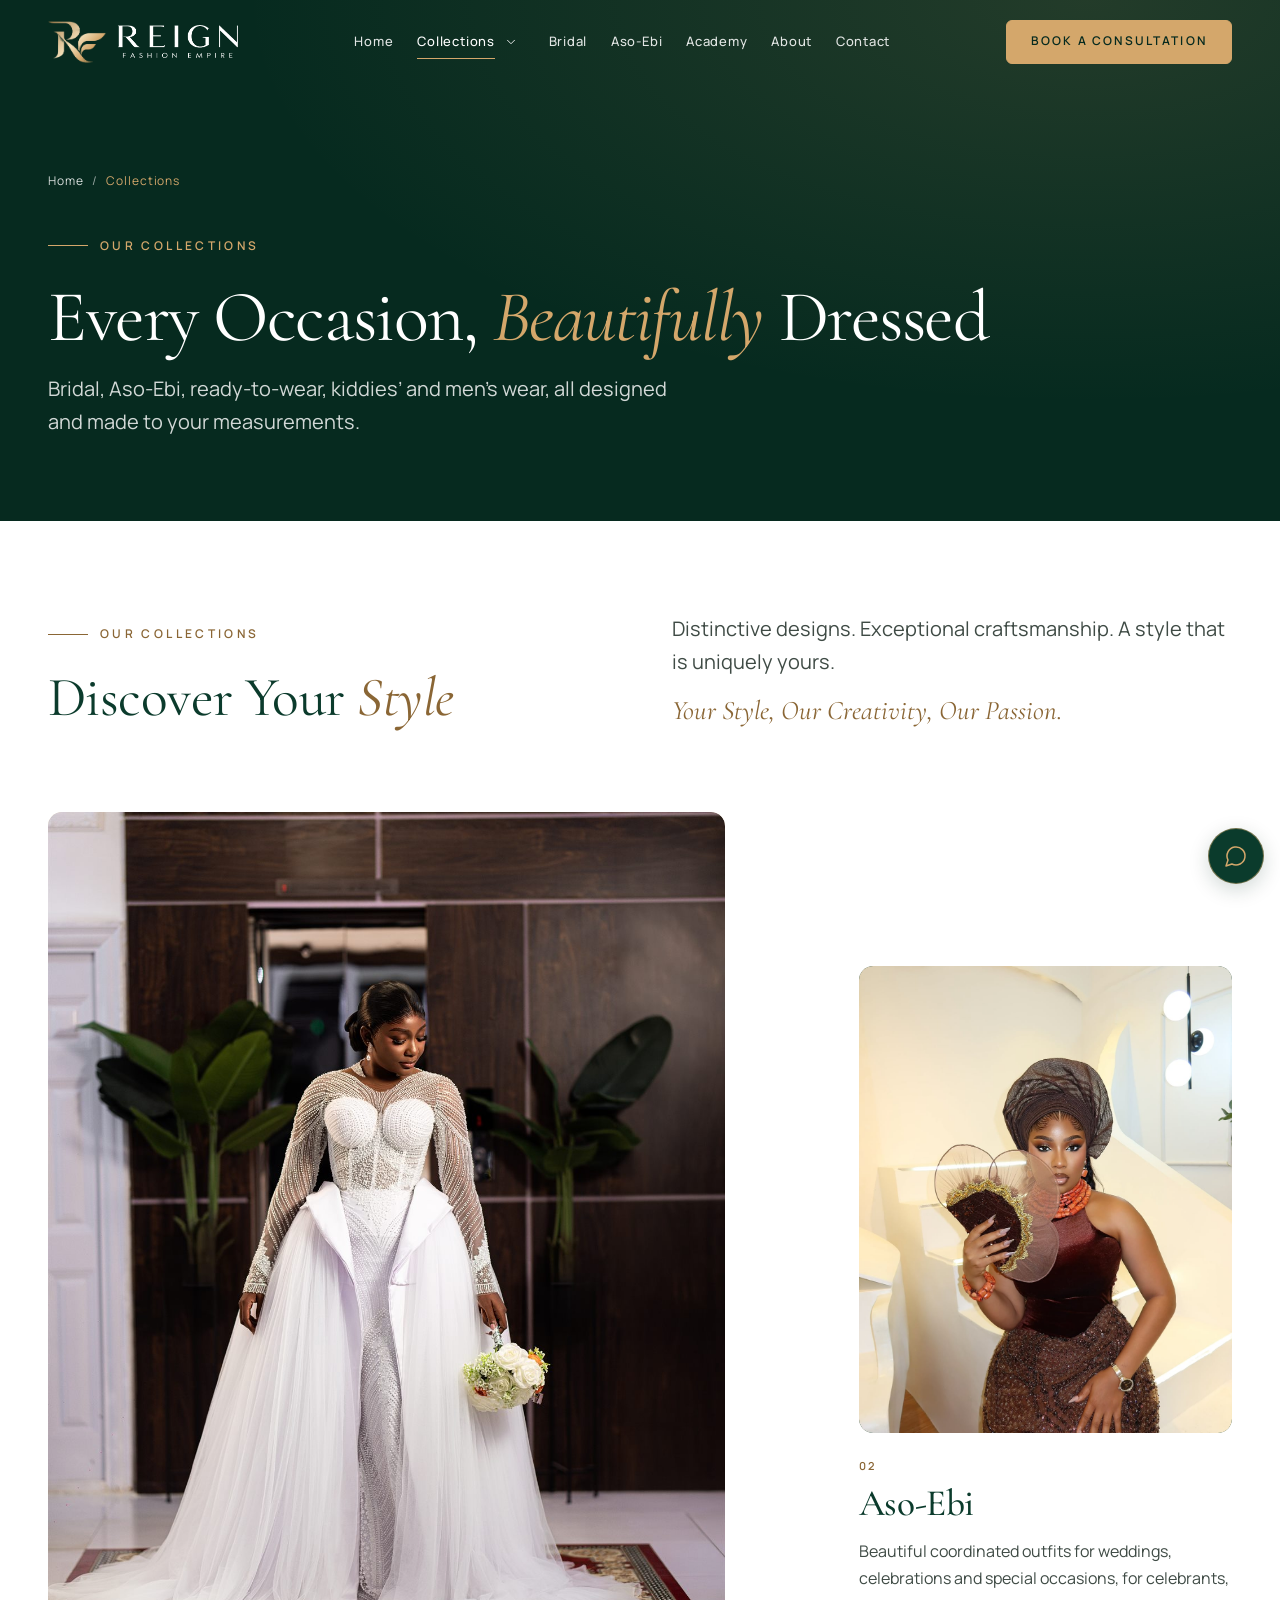
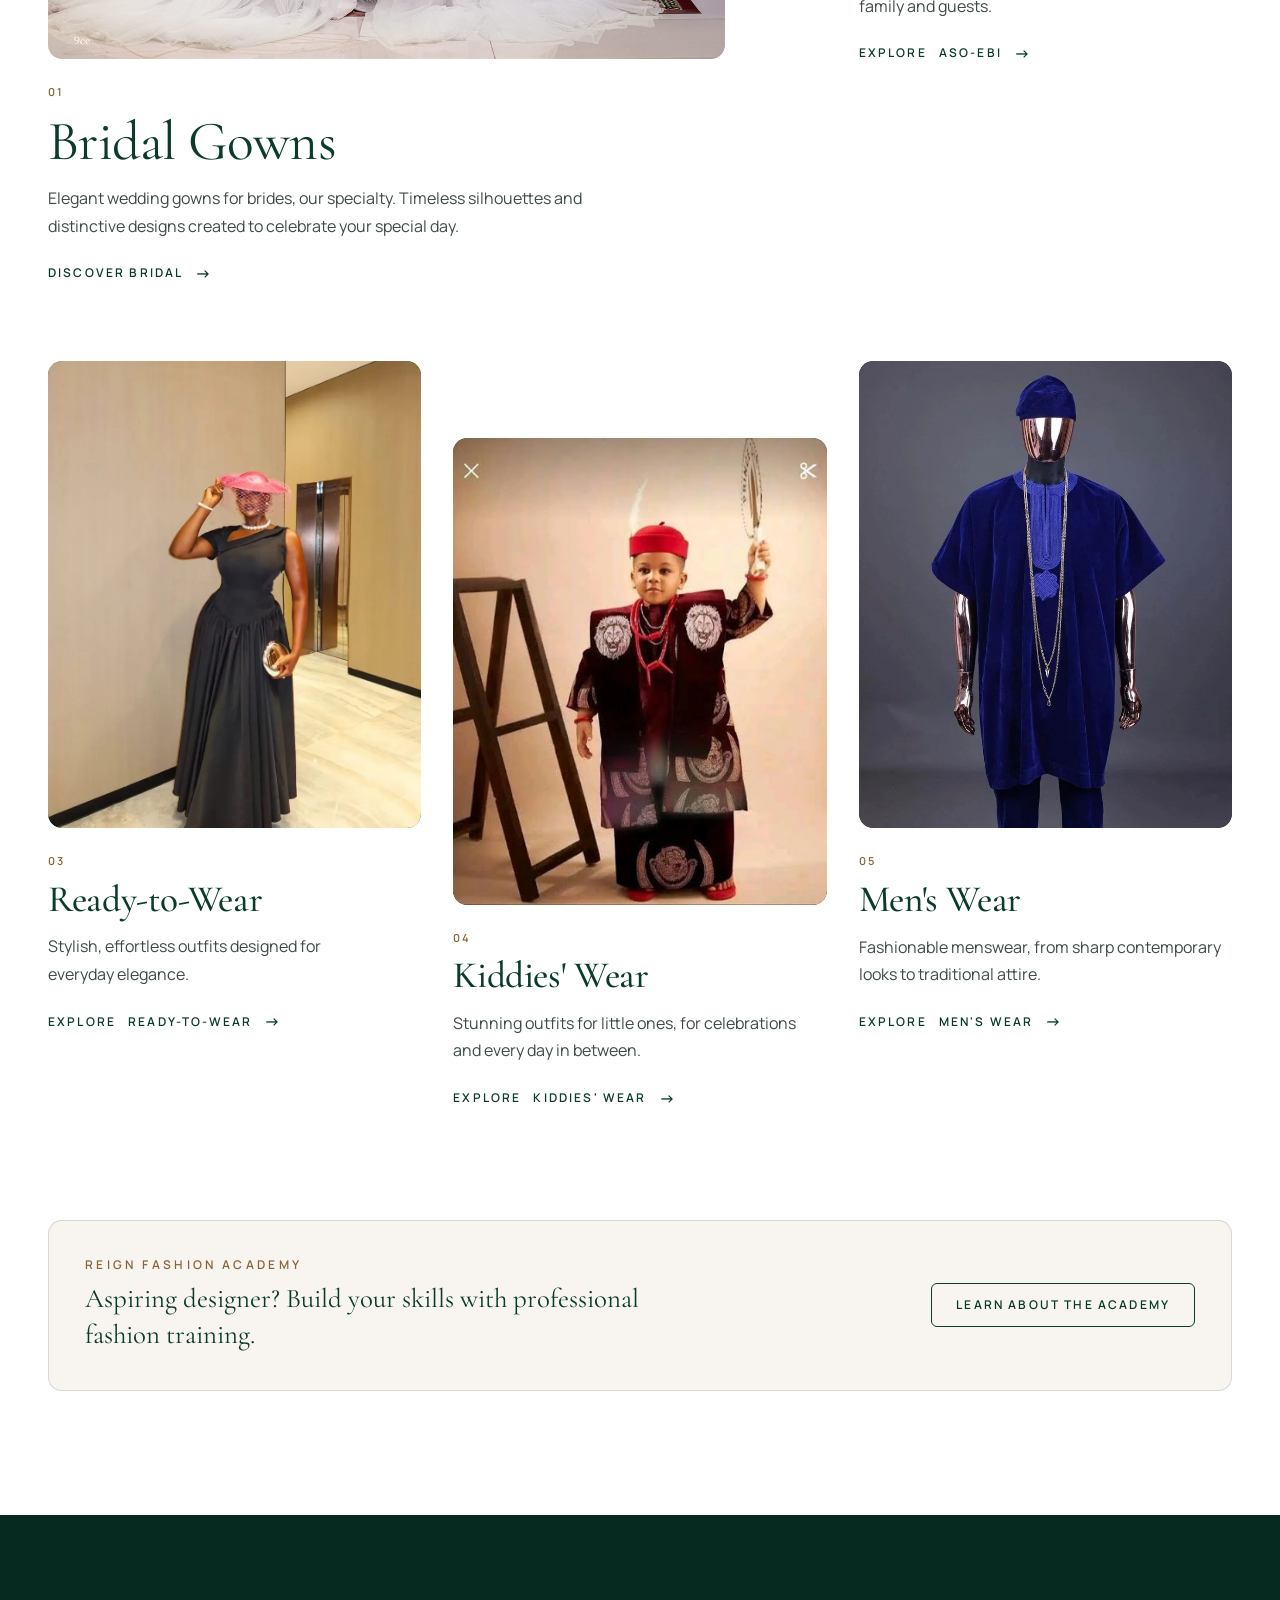
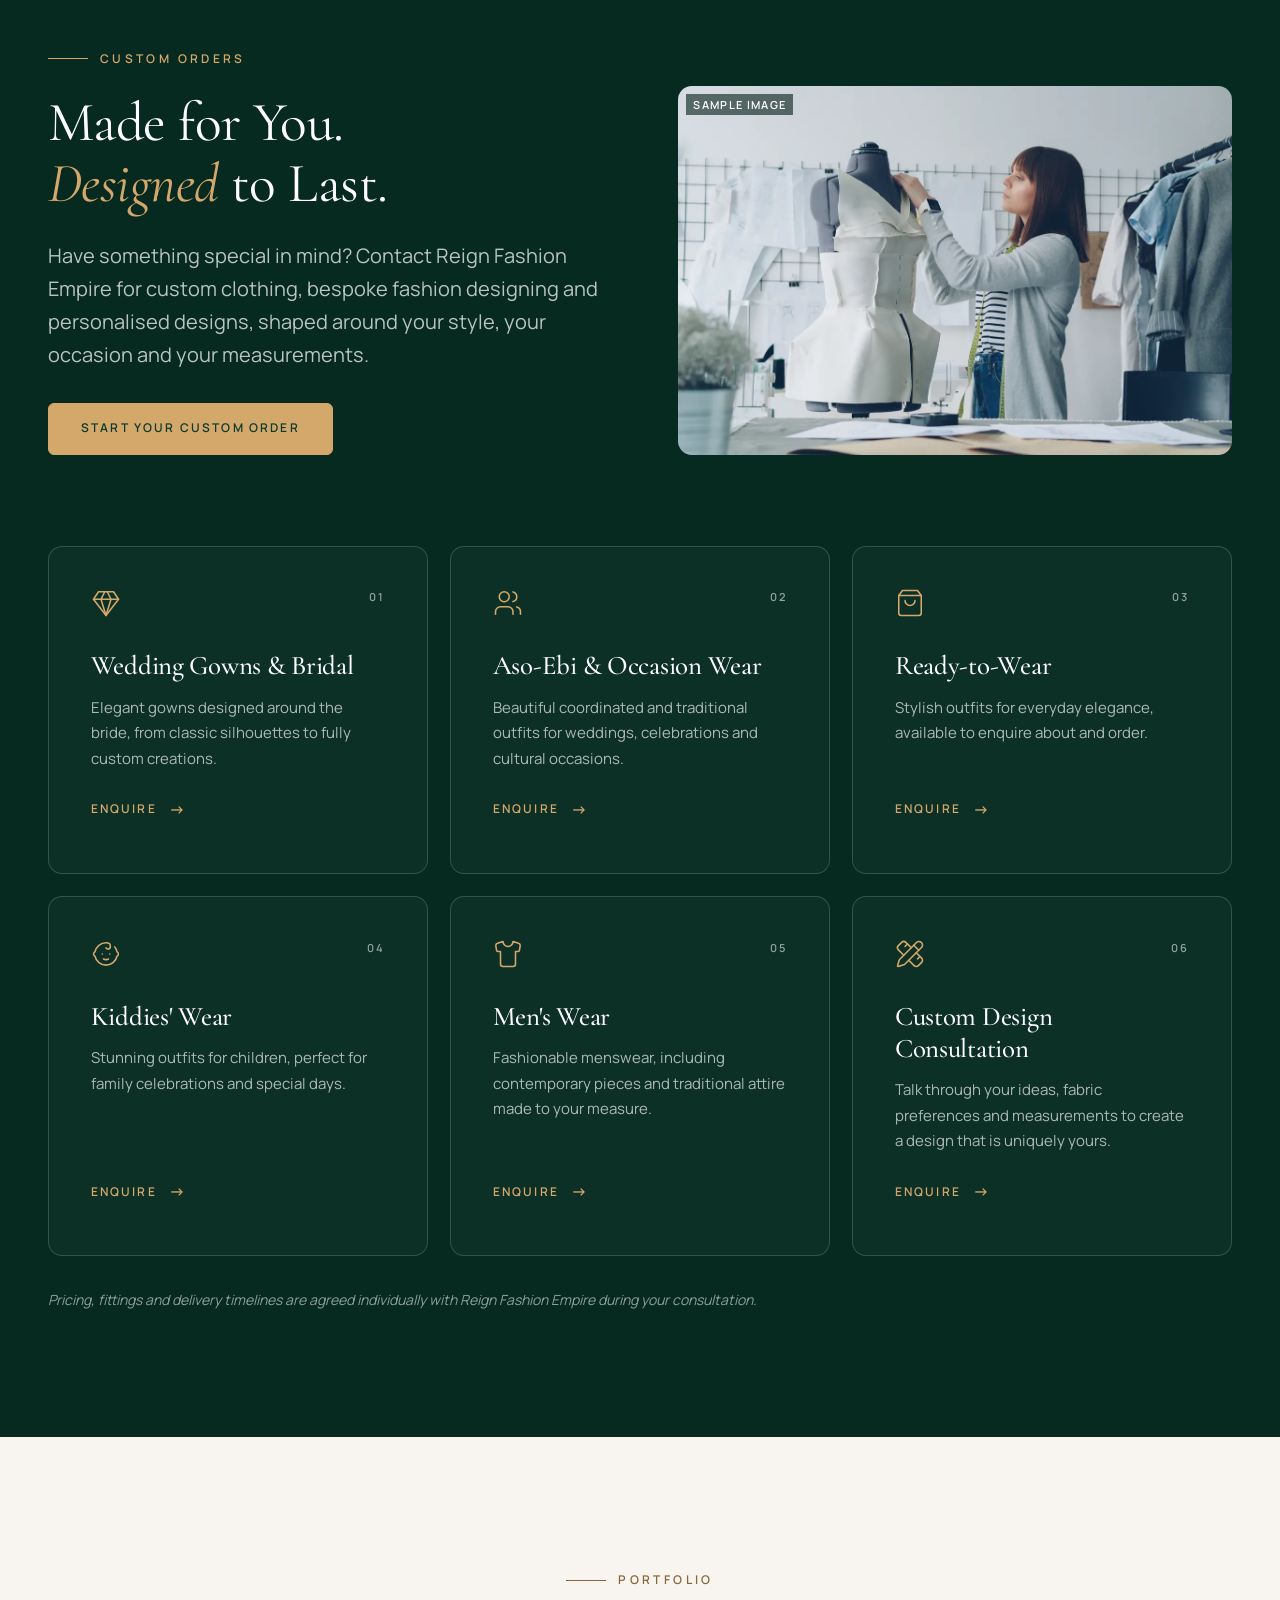
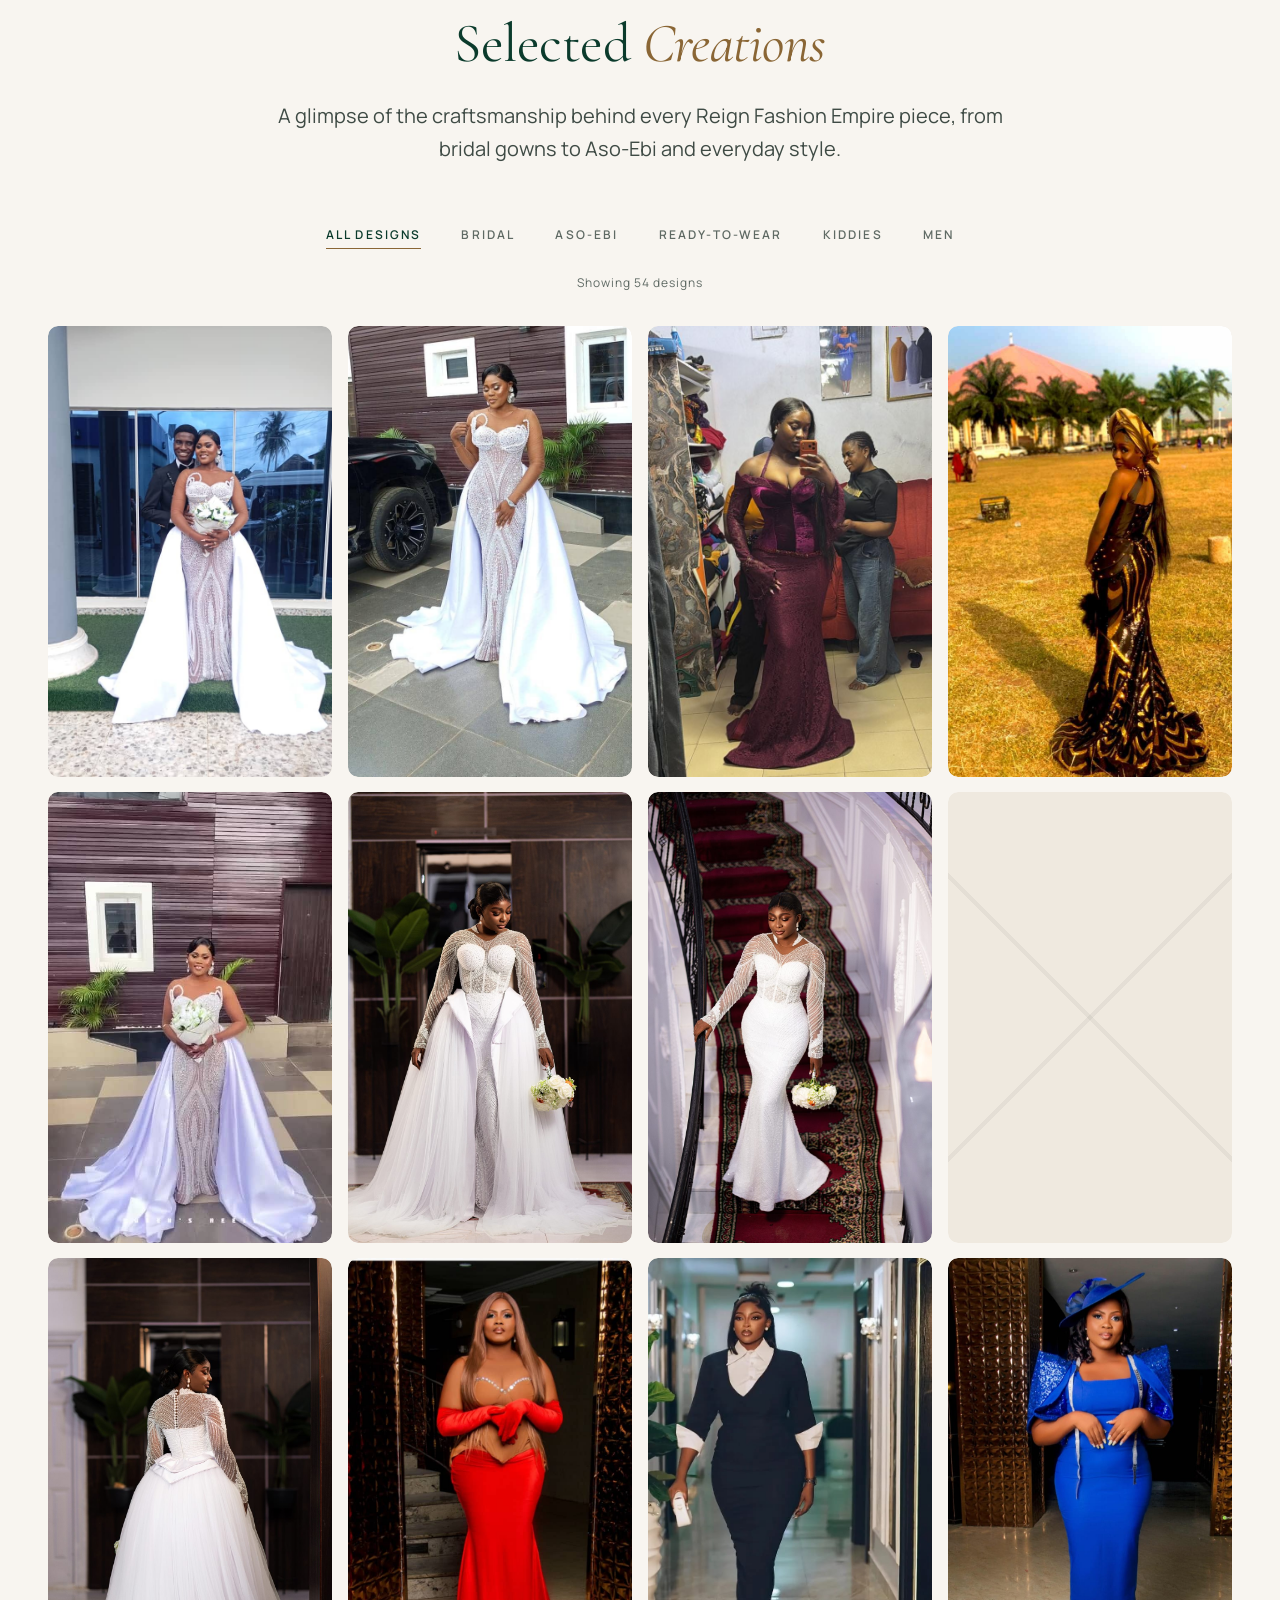
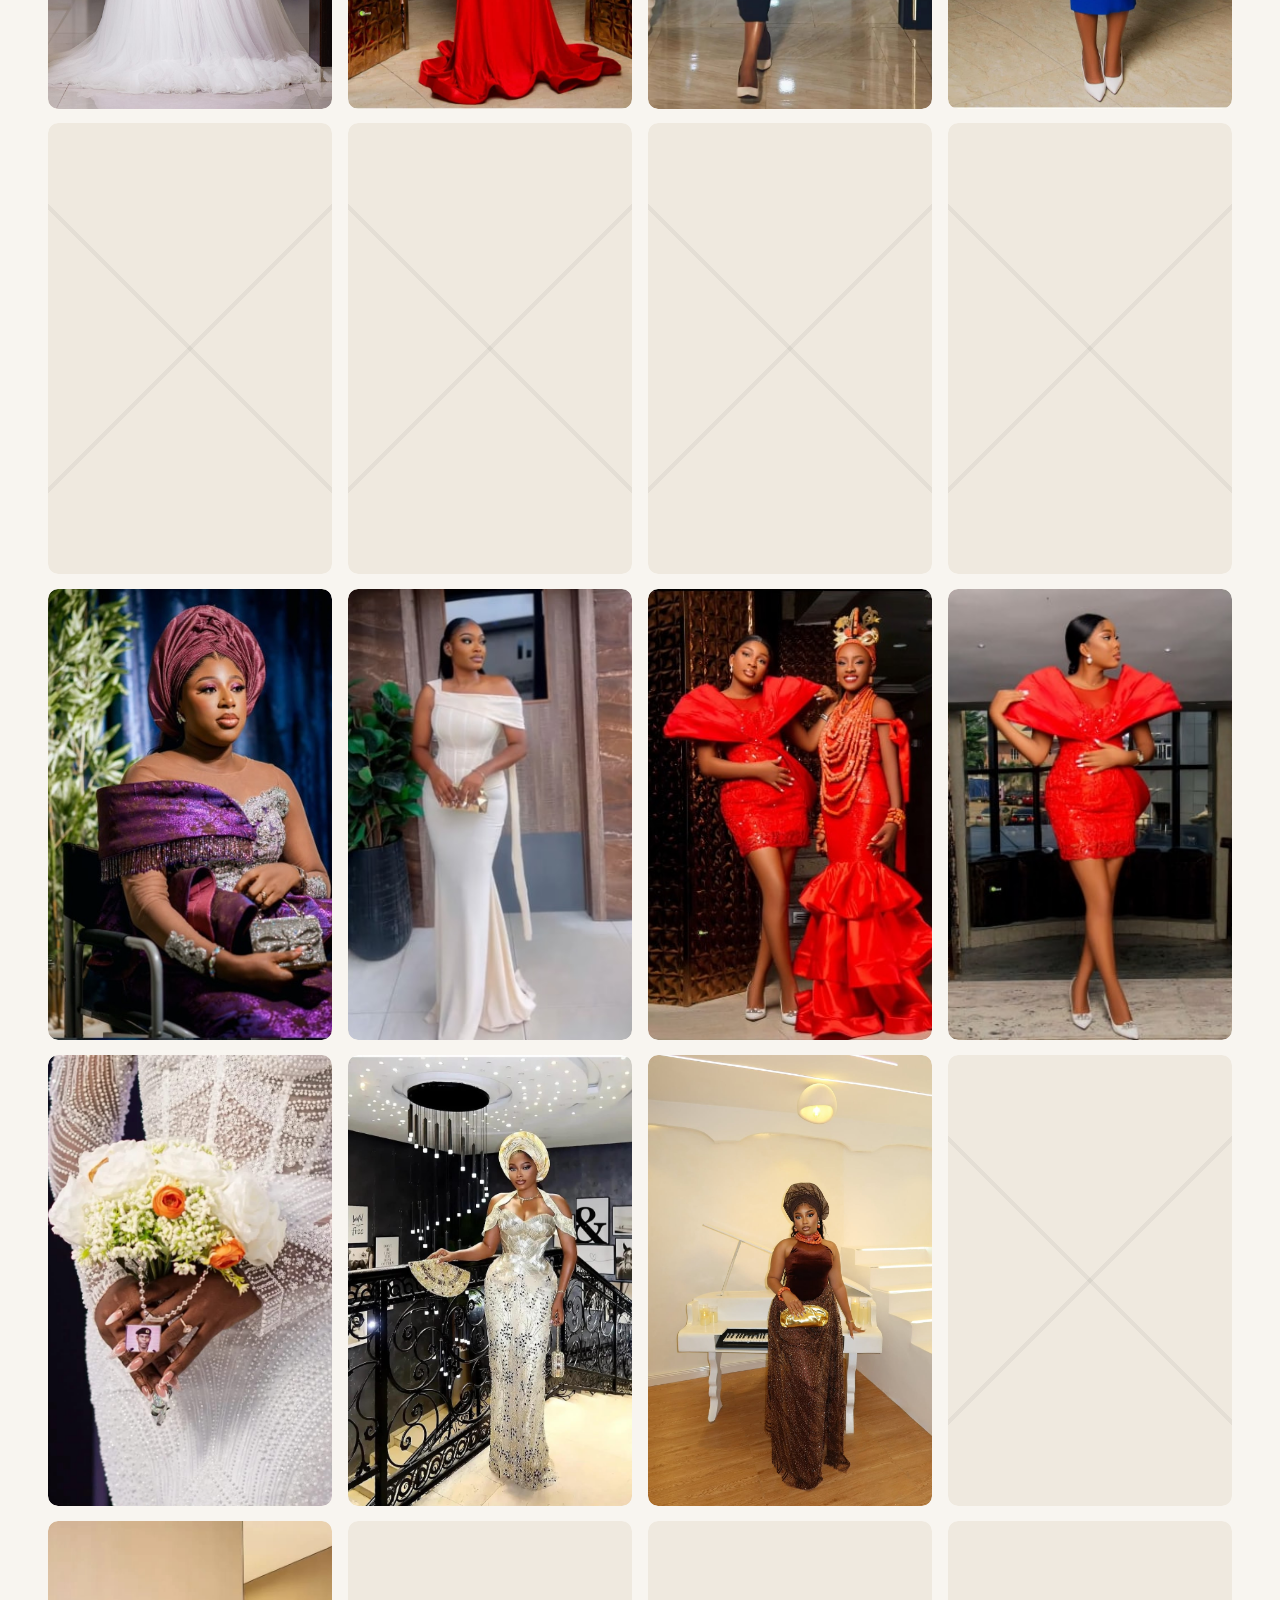
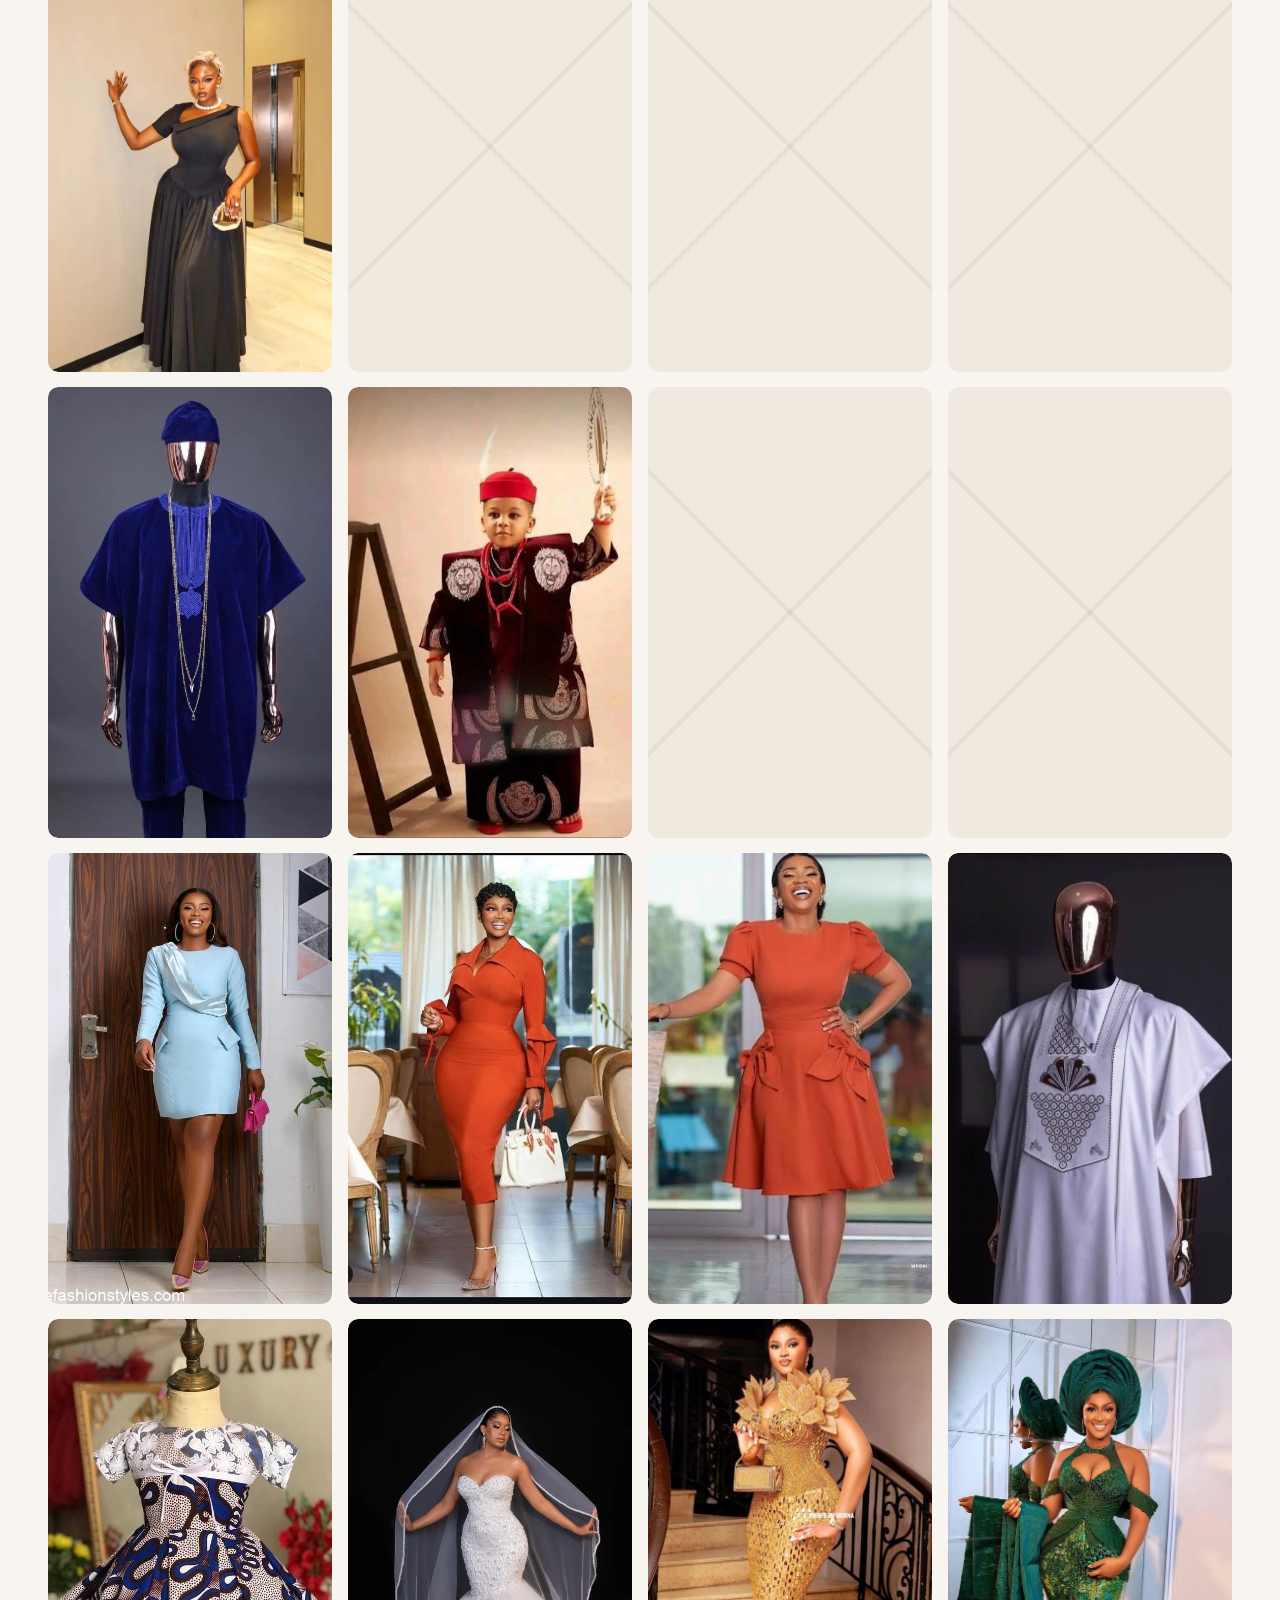
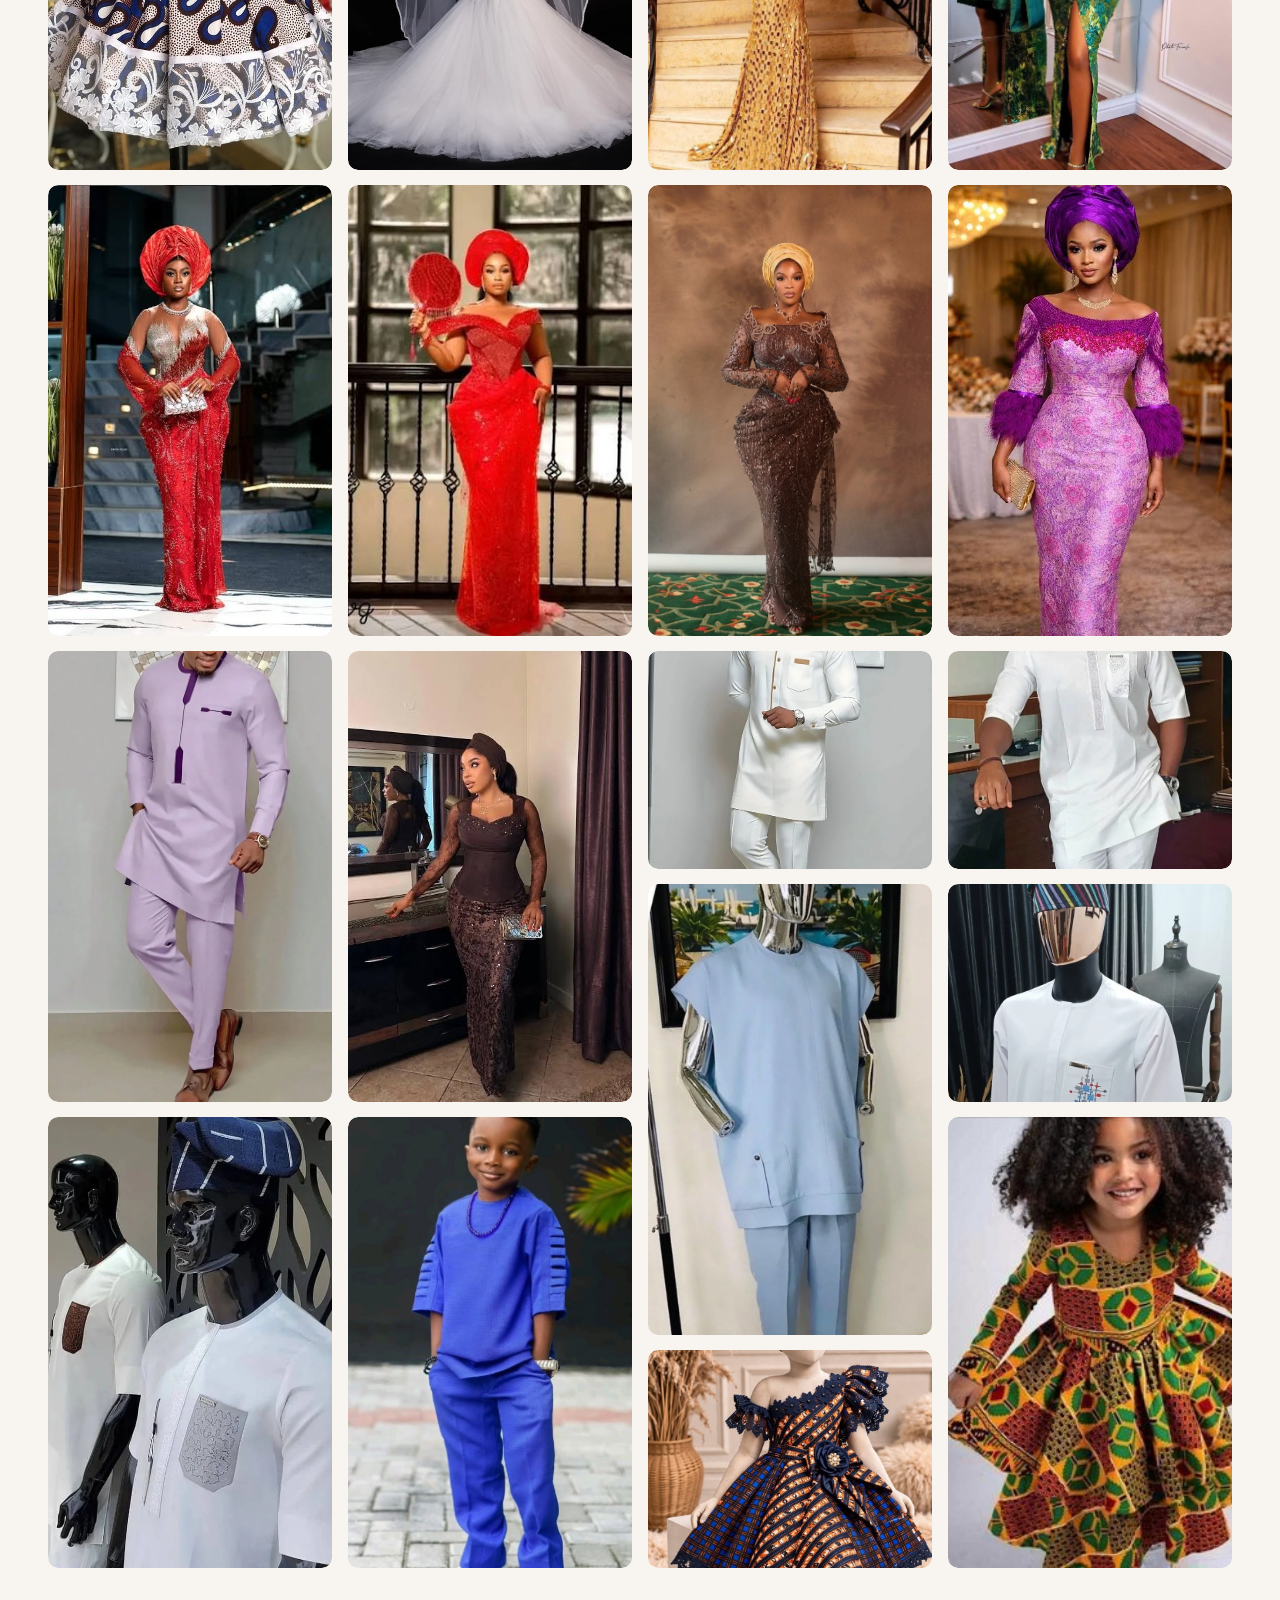
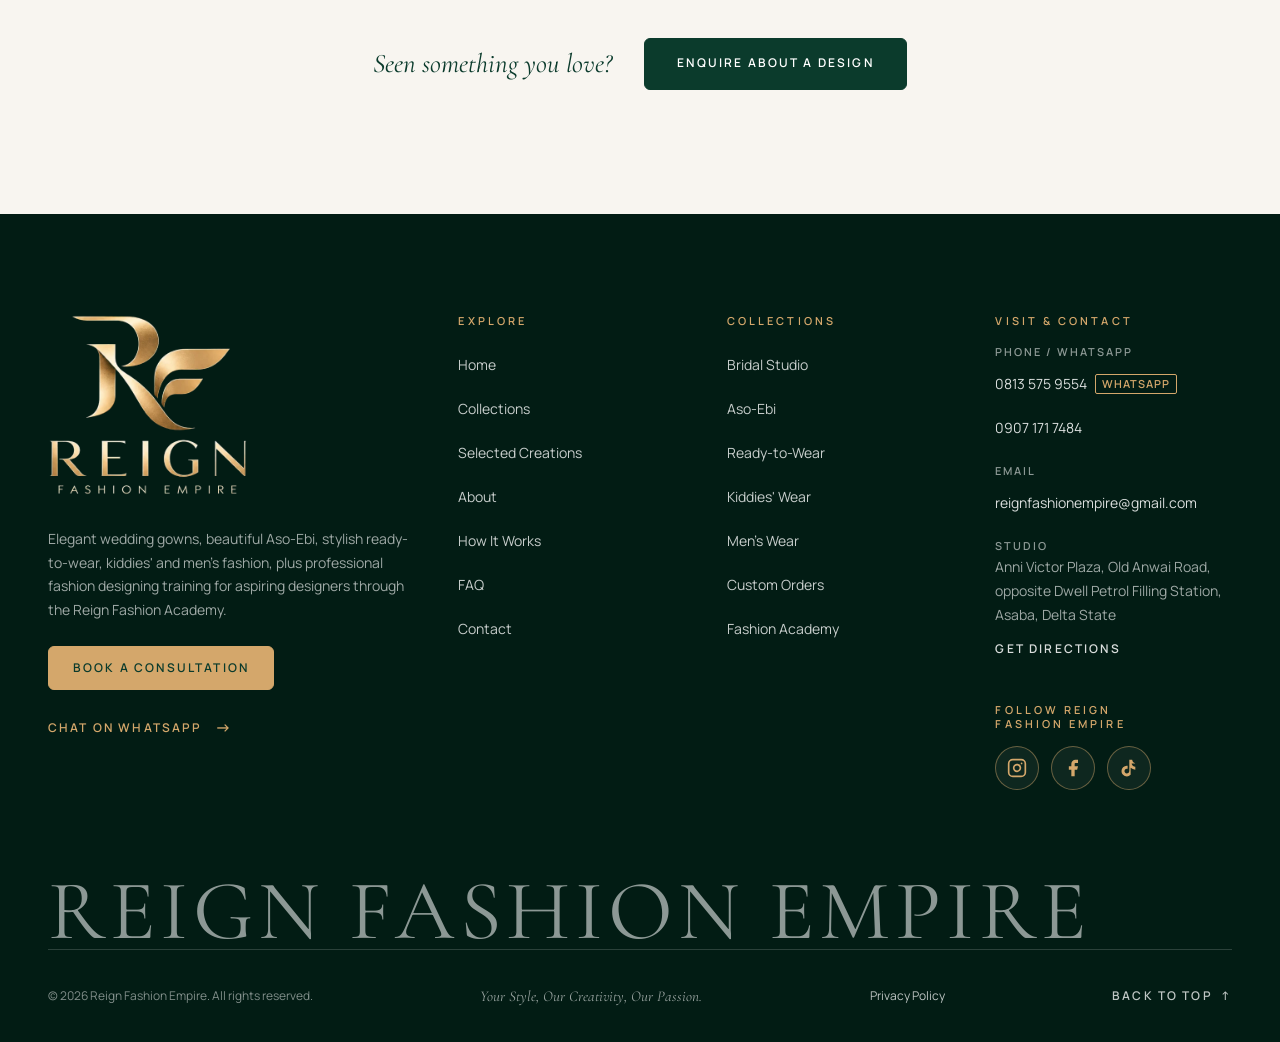
<file: collections.html>
<!DOCTYPE html>
<html lang="en">
<head>
  <meta charset="UTF-8">
  <meta name="viewport" content="width=device-width, initial-scale=1">

  <title>Collections | Reign Fashion Empire (Reignfashionempire), Asaba</title>
  <meta name="description" content="Explore Reign Fashion Empire's collections: bridal gowns, Aso-Ebi, ready-to-wear, kiddies' wear and men's wear, plus custom orders made to measure in Asaba.">
  <meta name="keywords" content="Reignfashionempire collections, Reign Fashion Empire, fashion designing collections Asaba, wedding gowns, Aso-Ebi, menswear, ready to wear">
  <meta name="theme-color" content="#062A1F">

  <!-- Flags JS support so entrance animations never hide content when JS is off -->
  <script>document.documentElement.classList.add('js');</script>

  <link rel="canonical" href="https://reignfashionempire.com/collections">

  <!-- Social sharing previews (WhatsApp, Facebook, X, LinkedIn) -->
  <meta property="og:type" content="website">
  <meta property="og:site_name" content="Reign Fashion Empire">
  <meta property="og:locale" content="en_NG">
  <meta property="og:title" content="Collections | Reign Fashion Empire, Asaba">
  <meta property="og:description" content="Explore Reign Fashion Empire's collections: bridal gowns, Aso-Ebi, ready-to-wear, kiddies' wear and men's wear, plus custom orders made to measure in Asaba.">
  <meta property="og:url" content="https://reignfashionempire.com/collections">
  <meta property="og:image" content="https://reignfashionempire.com/assets/images/brand/og-image.jpg">
  <meta property="og:image:width" content="1200">
  <meta property="og:image:height" content="630">
  <meta property="og:image:alt" content="Reign Fashion Empire logo in gold on deep green">
  <meta name="twitter:card" content="summary_large_image">
  <meta name="twitter:title" content="Collections | Reign Fashion Empire, Asaba">
  <meta name="twitter:description" content="Explore Reign Fashion Empire's collections: bridal gowns, Aso-Ebi, ready-to-wear, kiddies' wear and men's wear, plus custom orders made to measure in Asaba.">
  <meta name="twitter:image" content="https://reignfashionempire.com/assets/images/brand/og-image.jpg">

  <!-- STRUCTURED DATA (generated): business details + FAQ for Google -->
  <!-- /STRUCTURED DATA -->

  <!-- Icons: gold RF monogram on brand green (generated from the logo) -->
  <link rel="icon" href="assets/favicon-48.png" type="image/png" sizes="48x48">
  <link rel="apple-touch-icon" href="assets/apple-touch-icon.png">

  <!-- Fonts -->
  <link rel="preconnect" href="https://fonts.googleapis.com">
  <link rel="preconnect" href="https://fonts.gstatic.com" crossorigin>
  <!-- Fonts load without blocking the page; text shows in a fallback font first -->
  <link rel="preload" as="style" href="https://fonts.googleapis.com/css2?family=Cormorant+Garamond:ital,wght@0,400;0,500;0,600;1,400;1,500&family=Manrope:wght@300;400;500;600&display=swap" onload="this.onload=null;this.rel='stylesheet'">
  <noscript><link rel="stylesheet" href="https://fonts.googleapis.com/css2?family=Cormorant+Garamond:ital,wght@0,400;0,500;0,600;1,400;1,500&family=Manrope:wght@300;400;500;600&display=swap"></noscript>

  <link rel="stylesheet" href="css/style.css">

</head>
<body data-page="collections">

  <!-- LAYOUT:TOP (generated by tools/build-layout.js: edit there, not here) -->
  <a class="skip-link" href="#main">Skip to main content</a>

  <header class="site-header" id="site-header">
    <div class="container header-inner">
      <a href="./" class="wordmark brand">
        <span class="brand__mark" aria-hidden="true"></span>
        <span class="brand__word" aria-hidden="true"></span>
        <span class="visually-hidden">Reign Fashion Empire, home</span>
      </a>

      <nav class="primary-nav" aria-label="Primary">
        <ul class="nav-list">
          <li><a href="./" class="nav-link">Home</a></li>
          <li class="nav-item has-sub">
            <a href="collections" class="nav-link is-active" aria-current="page">Collections</a>
            <button type="button" class="nav-sub-toggle" aria-expanded="false" aria-controls="sub-collections" aria-label="Show collections menu"><svg class="icon icon--chevron" viewBox="0 0 24 24" aria-hidden="true" focusable="false"><path d="m6 9 6 6 6-6"/></svg></button>
            <ul class="nav-sub" id="sub-collections">
              <li><a href="women" class="nav-sub-link">Women's Collection</a></li>
              <li><a href="men" class="nav-sub-link">Men's Collection</a></li>
              <li><a href="kids" class="nav-sub-link">Kiddies' Collection</a></li>
              <li><a href="collections" class="nav-sub-link is-active" aria-current="page">All Collections</a></li>
            </ul>
          </li>
          <li><a href="bridal" class="nav-link">Bridal</a></li>
          <li><a href="aso-ebi" class="nav-link">Aso-Ebi</a></li>
          <li><a href="academy" class="nav-link">Academy</a></li>
          <li><a href="about" class="nav-link">About</a></li>
          <li><a href="contact" class="nav-link">Contact</a></li>
        </ul>
      </nav>

      <a href="contact" class="btn btn--dark btn--sm header-cta">Book a Consultation</a>

      <button class="menu-toggle" id="menu-toggle" type="button"
              aria-expanded="false" aria-controls="mobile-menu" aria-label="Open menu">
        <span class="menu-toggle__bar"></span>
        <span class="menu-toggle__bar"></span>
      </button>
    </div>
  </header>

  <div class="mobile-menu" id="mobile-menu" role="dialog" aria-modal="true" aria-label="Site menu" hidden>
    <div class="mobile-menu__inner container">
      <nav aria-label="Mobile">
        <ul class="mobile-nav-list">
          <li><a href="./" class="mobile-nav-link">Home</a></li>
          <li><a href="collections" class="mobile-nav-link is-active" aria-current="page">Collections</a>
            <ul class="mobile-sub-list">
              <li><a href="women" class="mobile-sub-link">Women's Collection</a></li>
              <li><a href="men" class="mobile-sub-link">Men's Collection</a></li>
              <li><a href="kids" class="mobile-sub-link">Kiddies' Collection</a></li>
            </ul>
          </li>
          <li><a href="bridal" class="mobile-nav-link">Bridal</a></li>
          <li><a href="aso-ebi" class="mobile-nav-link">Aso-Ebi</a></li>
          <li><a href="academy" class="mobile-nav-link">Academy</a></li>
          <li><a href="about" class="mobile-nav-link">About</a></li>
          <li><a href="contact" class="mobile-nav-link">Contact</a></li>
        </ul>
      </nav>
      <div class="mobile-menu__footer">
        <a href="contact" class="btn btn--gold mobile-nav-link">Book a Consultation</a>
        <p class="mobile-menu__note">Bridal · Aso-Ebi · Ready-to-Wear · Academy</p>
      </div>
    </div>
  </div>
  <!-- /LAYOUT:TOP -->

  <main id="main">

    <!-- ============================================================
         PAGE BANNER
         ============================================================ -->
    <section class="page-hero" aria-labelledby="page-title">
      <div class="container">
        <nav class="crumbs" aria-label="Breadcrumb"><a href="./">Home</a><span aria-hidden="true">/</span><span aria-current="page">Collections</span></nav>
        <p class="eyebrow" data-edit="main-t1">Our Collections</p>
        <h1 id="page-title" class="display page-hero__title" data-edit="main-t3">Every Occasion, <em>Beautifully</em> Dressed</h1>
        <p class="lead page-hero__lead" data-edit="main-t2">Bridal, Aso-Ebi, ready-to-wear, kiddies’ and men’s wear, all designed and made to your measurements.</p>
      </div>
    </section>

    <!-- ============================================================
         COLLECTIONS
         Each "Explore" link points to the gallery and carries a
         data-gallery-filter value; the gallery (built later) uses it
         to pre-select the matching category.
         ============================================================ -->
    <section id="collections" class="section section--white collections" aria-labelledby="collections-title">
      <div class="container">

        <header class="collections__head">
          <div>
            <p class="eyebrow reveal" data-edit="collections-t1">Our Collections</p>
            <h2 id="collections-title" class="h2 reveal" style="--d: 80ms" data-edit="collections-t11">Discover Your <em>Style</em></h2>
          </div>
          <div class="collections__intro reveal" style="--d: 160ms">
            <p class="lead" data-edit="collections-t2">Distinctive designs. Exceptional craftsmanship. A style that is uniquely yours.</p>
            <p class="collections__motto" data-edit="collections-t3">Your Style, Our Creativity, Our Passion.</p>
          </div>
        </header>

        <div class="collections__grid">

          <!-- 01 — Bridal (feature panel) -->
          <article class="collection collection--feature reveal" aria-labelledby="col-bridal-title">
            <div class="collection__media">
              <!-- IMAGE SLOT: collection-bridal — assets/images/bridal/gown-crystal-cape.webp (owner photo) (portrait 4:5, min. 1400×1750) -->
              <div class="img-slot img-slot--warm" data-label="Collection · Wedding gowns · 4:5"><img src="assets/images/bridal/bridal-pearl-mermaid-overskirt.jpg" alt="Reign Fashion Empire bridal: long-sleeve pearl-beaded mermaid gown with a sheer corset bodice and a detachable tulle overskirt with satin lapels" width="1200" height="1500" loading="lazy" decoding="async" style="object-position: 50% 20%" data-edit="collections-img1"></div>
            </div>
            <div class="collection__body">
              <span class="collection__index">01</span>
              <h3 id="col-bridal-title" class="collection__title" data-edit="collections-t12">Bridal Gowns</h3>
              <p class="collection__text" data-edit="collections-t4">
                Elegant wedding gowns for brides, our specialty. Timeless silhouettes and
                distinctive designs created to celebrate your special day.
              </p>
              <a href="bridal" class="link-arrow collection__link" data-edit="collections-t5">Discover Bridal</a>
            </div>
          </article>

          <!-- 02 — Aso-Ebi -->
          <article class="collection collection--offset reveal" style="--d: 120ms" id="aso-ebi" aria-labelledby="col-asoebi-title">
            <div class="collection__media">
              <!-- IMAGE SLOT: collection-aso-ebi — assets/images/aso-ebi/aso-ebi-emerald-corset.jpg (portrait 4:5) -->
              <div class="img-slot img-slot--wine" data-label="Collection · Aso‑Ebi · 4:5"><img src="assets/images/aso-ebi/aso-ebi-chocolate-velvet-fan.jpg" alt="Reign Fashion Empire Aso-Ebi: chocolate velvet halter bodice with a beaded lace skirt, brown gele, coral beads and a beaded hand fan" width="1066" height="1600" loading="lazy" decoding="async" style="object-position: 50% 20%" data-edit="collections-img2"></div>
            </div>
            <div class="collection__body">
              <span class="collection__index">02</span>
              <h3 id="col-asoebi-title" class="collection__title" data-edit="collections-t13">Aso-Ebi</h3>
              <p class="collection__text" data-edit="collections-t6">
                Beautiful coordinated outfits for weddings, celebrations and special
                occasions, for celebrants, family and guests.
              </p>
              <a href="aso-ebi" class="link-arrow collection__link" data-gallery-filter="aso-ebi">Explore <span class="collection__link-cat">Aso-Ebi</span></a>
            </div>
          </article>

          <!-- 03 — Ready-to-Wear -->
          <article class="collection reveal" id="ready-to-wear" aria-labelledby="col-rtw-title">
            <div class="collection__media">
              <!-- IMAGE SLOT: collection-ready-to-wear — assets/images/ready-to-wear/ready-to-wear-burgundy-jumpsuit.jpg (portrait 4:5) -->
              <div class="img-slot img-slot--wine" data-label="Collection · Ready-to-wear · 4:5"><img src="assets/images/ready-to-wear/ready-to-wear-black-gown-pink-hat.jpg" alt="Reign Fashion Empire ready-to-wear: black asymmetric drop-waist gown styled with a pink veiled hat and pearls" width="853" height="1068" loading="lazy" decoding="async" style="object-position: 50% 25%" data-edit="collections-img3"></div>
            </div>
            <div class="collection__body">
              <span class="collection__index">03</span>
              <h3 id="col-rtw-title" class="collection__title" data-edit="collections-t14">Ready-to-Wear</h3>
              <p class="collection__text" data-edit="collections-t7">Stylish, effortless outfits designed for everyday elegance.</p>
              <a href="#gallery" class="link-arrow collection__link" data-gallery-filter="ready-to-wear">Explore <span class="collection__link-cat">Ready-to-Wear</span></a>
            </div>
          </article>

          <!-- 04 — Kiddies' Wear -->
          <article class="collection collection--offset-sm reveal" style="--d: 120ms" id="kids" aria-labelledby="col-kids-title">
            <div class="collection__media">
              <!-- IMAGE SLOT: collection-kids — assets/images/kids/kids-royal-isiagu.jpg (portrait 4:5) -->
              <div class="img-slot img-slot--wine" data-label="Collection · Kiddies' wear · 4:5"><img src="assets/images/kids/kids-royal-isiagu.jpg" alt="Reign Fashion Empire kiddies: Young boy in royal burgundy Isiagu outfit with red cap, coral beads and ceremonial fan" width="507" height="604" loading="lazy" decoding="async" style="object-position: 50% 15%" data-edit="collections-img4"></div>
            </div>
            <div class="collection__body">
              <span class="collection__index">04</span>
              <h3 id="col-kids-title" class="collection__title" data-edit="collections-t15">Kiddies' Wear</h3>
              <p class="collection__text" data-edit="collections-t8">Stunning outfits for little ones, for celebrations and every day in between.</p>
              <a href="kids" class="link-arrow collection__link">Explore <span class="collection__link-cat">Kiddies' Wear</span></a>
            </div>
          </article>

          <!-- 05 — Men's Wear -->
          <article class="collection reveal" style="--d: 240ms" id="men" aria-labelledby="col-men-title">
            <div class="collection__media">
              <!-- IMAGE SLOT: collection-men — assets/images/men/men-royal-velvet.webp (owner photo) (portrait 4:5, min. 900×1125) -->
              <div class="img-slot img-slot--dark" data-label="Collection · Men's wear · 4:5"><img src="assets/images/men/men-royal-velvet.webp" alt="Reign Fashion Empire menswear: royal blue velvet kaftan with an embroidered neckline and matching cap" width="735" height="909" loading="lazy" decoding="async" style="object-position: 50% 25%" data-edit="collections-img5"></div>
            </div>
            <div class="collection__body">
              <span class="collection__index">05</span>
              <h3 id="col-men-title" class="collection__title" data-edit="collections-t16">Men's Wear</h3>
              <p class="collection__text" data-edit="collections-t9">Fashionable menswear, from sharp contemporary looks to traditional attire.</p>
              <a href="men" class="link-arrow collection__link">Explore <span class="collection__link-cat">Men's Wear</span></a>
            </div>
          </article>

        </div>

        <!-- Academy teaser: full section follows in a later step -->
        <aside class="collections__academy reveal" aria-label="Reign Fashion Academy">
          <p class="collections__academy-text">
            <span class="collections__academy-kicker">Reign Fashion Academy</span>
            Aspiring designer? Build your skills with professional fashion training.
          </p>
          <a href="academy" class="btn btn--outline btn--sm" data-edit="collections-t10">Learn About the Academy</a>
        </aside>

      </div>
    </section>

    <!-- ============================================================
         CUSTOM ORDERS & SERVICES
         DRAFT CONTENT — service descriptions to be reviewed and
         confirmed by Reign Fashion. No prices, turnaround times or
         guarantees are stated on purpose.
         Icons: inline SVG from Lucide v0.453.0 (ISC licence, lucide.dev),
         embedded directly to avoid loading the full icon library.
         ============================================================ -->
    <section id="services" class="section section--dark services on-dark" aria-labelledby="services-title">
      <div class="container">

        <div class="services__head">
          <div class="services__intro">
            <p class="eyebrow reveal" data-edit="services-t1">Custom Orders</p>
            <h2 id="services-title" class="h2 reveal" style="--d: 80ms" data-edit="services-t16">Made for You. <em>Designed</em> to Last.</h2>
            <p class="lead reveal" style="--d: 160ms" data-edit="services-t2">
              Have something special in mind? Contact Reign Fashion Empire for custom clothing, bespoke fashion designing and personalised designs, shaped around your style, your occasion and your measurements.
            </p>
            <div class="btn-row reveal" style="--d: 240ms">
              <a href="contact?service=custom" class="btn btn--gold" data-service="custom">Start Your Custom Order</a>
            </div>
          </div>

          <!-- IMAGE SLOT: services-atelier — assets/images/services-atelier.webp (landscape 3:2, min. 1400×933) -->
          <div class="services__media reveal" style="--d: 200ms">
            <div class="img-slot is-sample img-slot--dark ratio-landscape" data-label="Atelier · Fashion designing detail · 3:2"><img src="assets/images/services-atelier.webp" alt="Sample image: Designer adjusting a white dress on a mannequin in an atelier" width="1400" height="788" loading="lazy" decoding="async" style="object-position: 55% 50%" data-edit="services-img1"></div>
          </div>
        </div>

        <ul class="services__grid">
          <li class="service reveal">
            <div class="service__top">
              <svg class="service__icon" viewBox="0 0 24 24" aria-hidden="true" focusable="false"><path d="M6 3h12l4 6-10 13L2 9Z"/><path d="M11 3 8 9l4 13 4-13-3-6"/><path d="M2 9h20"/></svg>
              <span class="service__num">01</span>
            </div>
            <h3 class="service__title" data-edit="services-t3">Wedding Gowns &amp; Bridal</h3>
            <p class="service__text" data-edit="services-t4">Elegant gowns designed around the bride, from classic silhouettes to fully custom creations.</p>
            <a href="contact?service=bridal" class="link-arrow service__link" data-service="bridal">Enquire<span class="visually-hidden"> about wedding gowns</span></a>
          </li>
          <li class="service reveal" style="--d: 80ms">
            <div class="service__top">
              <svg class="service__icon" viewBox="0 0 24 24" aria-hidden="true" focusable="false"><path d="M16 21v-2a4 4 0 0 0-4-4H6a4 4 0 0 0-4 4v2"/><circle cx="9" cy="7" r="4"/><path d="M22 21v-2a4 4 0 0 0-3-3.87"/><path d="M16 3.13a4 4 0 0 1 0 7.75"/></svg>
              <span class="service__num">02</span>
            </div>
            <h3 class="service__title" data-edit="services-t5">Aso-Ebi &amp; Occasion Wear</h3>
            <p class="service__text" data-edit="services-t6">Beautiful coordinated and traditional outfits for weddings, celebrations and cultural occasions.</p>
            <a href="contact?service=aso-ebi" class="link-arrow service__link" data-service="aso-ebi">Enquire<span class="visually-hidden"> about Aso-Ebi</span></a>
          </li>
          <li class="service reveal" style="--d: 160ms">
            <div class="service__top">
              <svg class="service__icon" viewBox="0 0 24 24" aria-hidden="true" focusable="false"><path d="M6 2 3 6v14a2 2 0 0 0 2 2h14a2 2 0 0 0 2-2V6l-3-4Z"/><path d="M3 6h18"/><path d="M16 10a4 4 0 0 1-8 0"/></svg>
              <span class="service__num">03</span>
            </div>
            <h3 class="service__title" data-edit="services-t7">Ready-to-Wear</h3>
            <p class="service__text" data-edit="services-t8">Stylish outfits for everyday elegance, available to enquire about and order.</p>
            <a href="contact?service=ready-to-wear" class="link-arrow service__link" data-service="ready-to-wear">Enquire<span class="visually-hidden"> about ready-to-wear</span></a>
          </li>
          <li class="service reveal">
            <div class="service__top">
              <svg class="service__icon" viewBox="0 0 24 24" aria-hidden="true" focusable="false"><path d="M9 12h.01"/><path d="M15 12h.01"/><path d="M10 16c.5.3 1.2.5 2 .5s1.5-.2 2-.5"/><path d="M19 6.3a9 9 0 0 1 1.8 3.9 2 2 0 0 1 0 3.6 9 9 0 0 1-17.6 0 2 2 0 0 1 0-3.6A9 9 0 0 1 12 3c2 0 3.5 1.1 3.5 2.5s-.9 2.5-2 2.5c-.8 0-1.5-.4-1.5-1"/></svg>
              <span class="service__num">04</span>
            </div>
            <h3 class="service__title" data-edit="services-t9">Kiddies' Wear</h3>
            <p class="service__text" data-edit="services-t10">Stunning outfits for children, perfect for family celebrations and special days.</p>
            <a href="contact?service=kids" class="link-arrow service__link" data-service="kids">Enquire<span class="visually-hidden"> about kiddies' wear</span></a>
          </li>
          <li class="service reveal" style="--d: 80ms">
            <div class="service__top">
              <svg class="service__icon" viewBox="0 0 24 24" aria-hidden="true" focusable="false"><path d="M20.38 3.46 16 2a4 4 0 0 1-8 0L3.62 3.46a2 2 0 0 0-1.34 2.23l.58 3.47a1 1 0 0 0 .99.84H6v10c0 1.1.9 2 2 2h8a2 2 0 0 0 2-2V10h2.15a1 1 0 0 0 .99-.84l.58-3.47a2 2 0 0 0-1.34-2.23z"/></svg>
              <span class="service__num">05</span>
            </div>
            <h3 class="service__title" data-edit="services-t11">Men's Wear</h3>
            <p class="service__text" data-edit="services-t12">Fashionable menswear, including contemporary pieces and traditional attire made to your measure.</p>
            <a href="contact?service=men" class="link-arrow service__link" data-service="men">Enquire<span class="visually-hidden"> about men's wear</span></a>
          </li>
          <li class="service reveal" style="--d: 160ms">
            <div class="service__top">
              <svg class="service__icon" viewBox="0 0 24 24" aria-hidden="true" focusable="false"><path d="M13 7 8.7 2.7a2.41 2.41 0 0 0-3.4 0L2.7 5.3a2.41 2.41 0 0 0 0 3.4L7 13"/><path d="m8 6 2-2"/><path d="m18 16 2-2"/><path d="m17 11 4.3 4.3c.94.94.94 2.46 0 3.4l-2.6 2.6c-.94.94-2.46.94-3.4 0L11 17"/><path d="M21.174 6.812a1 1 0 0 0-3.986-3.987L3.842 16.174a2 2 0 0 0-.5.83l-1.321 4.352a.5.5 0 0 0 .623.622l4.353-1.32a2 2 0 0 0 .83-.497z"/><path d="m15 5 4 4"/></svg>
              <span class="service__num">06</span>
            </div>
            <h3 class="service__title" data-edit="services-t13">Custom Design Consultation</h3>
            <p class="service__text" data-edit="services-t14">Talk through your ideas, fabric preferences and measurements to create a design that is uniquely yours.</p>
            <a href="contact?service=custom" class="link-arrow service__link" data-service="custom">Enquire<span class="visually-hidden"> about a custom design</span></a>
          </li>
        </ul>

        <p class="services__note reveal" data-edit="services-t15">
          Pricing, fittings and delivery timelines are agreed individually with Reign Fashion Empire during your consultation.
        </p>
      </div>
    </section>

    <!-- ============================================================
         GALLERY — "Selected Creations"
         Every tile is a PLACEHOLDER. To add a real design:
           1. Put an <img> inside the tile's .img-slot, e.g.
              <img src="assets/images/gallery/bridal-01.jpg" alt="Ivory lace wedding gown with cathedral train"
                   width="800" height="1200" loading="lazy" data-full="assets/images/gallery/bridal-01-large.jpg">
              (data-full is optional: a larger file used in the lightbox)
           2. Update the title in .g-item__title.
         data-category must be one of: bridal, aso-ebi, ready-to-wear, kids, men.
         Tile sizes: g-item--tall (portrait), g-item--wide (landscape), none (standard).
         ============================================================ -->
    <section id="gallery" class="section gallery" aria-labelledby="gallery-title">
      <div class="container">

        <header class="section-head section-head--center">
          <p class="eyebrow reveal" data-edit="gallery-t1">Portfolio</p>
          <h2 id="gallery-title" class="h2 reveal" style="--d: 80ms" data-edit="gallery-t5">Selected <em>Creations</em></h2>
          <p class="lead reveal" style="--d: 160ms" data-edit="gallery-t2">
            A glimpse of the craftsmanship behind every Reign Fashion Empire piece, from bridal gowns to Aso-Ebi and everyday style.
          </p>
        </header>

        <div class="gallery__filters reveal" role="group" aria-label="Filter designs by category">
          <button type="button" class="filter-btn" data-filter="all" aria-pressed="true">All Designs</button>
          <button type="button" class="filter-btn" data-filter="bridal" aria-pressed="false">Bridal</button>
          <button type="button" class="filter-btn" data-filter="aso-ebi" aria-pressed="false">Aso-Ebi</button>
          <button type="button" class="filter-btn" data-filter="ready-to-wear" aria-pressed="false">Ready-to-Wear</button>
          <button type="button" class="filter-btn" data-filter="kids" aria-pressed="false">Kiddies</button>
          <button type="button" class="filter-btn" data-filter="men" aria-pressed="false">Men</button>
        </div>

        <p class="gallery__status" id="gallery-status" aria-live="polite">Showing 54 designs</p>

        <ul class="gallery__grid" id="gallery-grid">
          <!-- Newest designs, added 27 Oct 2026 -->
          <li class="g-item g-item--tall" data-category="bridal">
            <button type="button" class="g-item__btn">
              <span class="img-slot"><img src="assets/images/bridal/bridal-pearl-overskirt-couple.jpg" alt="Reign Fashion Empire bridal: sleeveless pearl-beaded mermaid gown with a sculpted sweetheart bodice and a white satin overskirt, worn with a white lily bouquet beside the groom" width="768" height="1020" loading="lazy" decoding="async" style="object-position: 50% 25%"></span>
              <span class="g-item__caption"><span class="g-item__cat">Bridal</span><span class="g-item__title">Pearl Sweetheart Mermaid &amp; Groom</span></span>
            </button>
          </li>
          <li class="g-item g-item--tall" data-category="bridal">
            <button type="button" class="g-item__btn">
              <span class="img-slot"><img src="assets/images/bridal/bridal-pearl-sweetheart-overskirt.jpg" alt="Reign Fashion Empire bridal: sleeveless pearl-beaded mermaid gown with a sculpted sweetheart bodice, sheer illusion neckline and a sweeping white satin overskirt" width="899" height="1080" loading="lazy" decoding="async" style="object-position: 50% 20%"></span>
              <span class="g-item__caption"><span class="g-item__cat">Bridal</span><span class="g-item__title">Pearl Sweetheart Mermaid with Satin Overskirt</span></span>
            </button>
          </li>
          <li class="g-item g-item--tall" data-category="aso-ebi">
            <button type="button" class="g-item__btn">
              <span class="img-slot"><img src="assets/images/aso-ebi/aso-ebi-wine-velvet-lace-mermaid.jpg" alt="Reign Fashion Empire Aso-Ebi: wine velvet off-shoulder corset with lace bell sleeves, a beaded waistband and a wine lace mermaid skirt, at a studio fitting" width="608" height="1080" loading="lazy" decoding="async" style="object-position: 50% 20%"></span>
              <span class="g-item__caption"><span class="g-item__cat">Aso-Ebi</span><span class="g-item__title">Wine Velvet &amp; Lace Mermaid Gown</span></span>
            </button>
          </li>
          <li class="g-item g-item--tall" data-category="aso-ebi">
            <button type="button" class="g-item__btn">
              <span class="img-slot"><img src="assets/images/aso-ebi/aso-ebi-black-gold-sequin-mermaid.jpg" alt="Reign Fashion Empire Aso-Ebi: black and gold striped sequin mermaid gown with a halter corset bodice, worn with a gold gele" width="810" height="1080" loading="lazy" decoding="async" style="object-position: 50% 20%"></span>
              <span class="g-item__caption"><span class="g-item__cat">Aso-Ebi</span><span class="g-item__title">Black &amp; Gold Sequin Mermaid Gown</span></span>
            </button>
          </li>
          <li class="g-item g-item--tall" data-category="bridal">
            <button type="button" class="g-item__btn">
              <span class="img-slot"><img src="assets/images/bridal/bridal-pearl-sweetheart-overskirt-bouquet.jpg" alt="Reign Fashion Empire bridal: sleeveless pearl-beaded mermaid gown with a sculpted sweetheart bodice and a full white satin overskirt" width="482" height="856" loading="lazy" decoding="async" style="object-position: 50% 25%"></span>
              <span class="g-item__caption"><span class="g-item__cat">Bridal</span><span class="g-item__title">Pearl-Beaded Mermaid with Satin Overskirt</span></span>
            </button>
          </li>
          <!-- Added 25 Oct 2026 -->
          <li class="g-item g-item--tall" data-category="bridal">
            <button type="button" class="g-item__btn">
              <span class="img-slot"><img src="assets/images/bridal/bridal-pearl-mermaid-overskirt.jpg" alt="Reign Fashion Empire bridal: long-sleeve pearl-beaded mermaid gown with a sheer corset bodice and a detachable tulle overskirt with satin lapels" width="1200" height="1500" loading="lazy" decoding="async" style="object-position: 50% 20%"></span>
              <span class="g-item__caption"><span class="g-item__cat">Bridal</span><span class="g-item__title">Pearl Mermaid with Tulle Overskirt</span></span>
            </button>
          </li>
          <li class="g-item g-item--tall" data-category="bridal">
            <button type="button" class="g-item__btn">
              <span class="img-slot"><img src="assets/images/bridal/bridal-pearl-mermaid-staircase.jpg" alt="Reign Fashion Empire bridal: long-sleeve pearl-beaded mermaid gown with a sheer corset bodice, photographed on a grand red-carpet staircase" width="1200" height="1500" loading="lazy" decoding="async" style="object-position: 50% 25%"></span>
              <span class="g-item__caption"><span class="g-item__cat">Bridal</span><span class="g-item__title">Pearl-Beaded Long-Sleeve Mermaid Gown</span></span>
            </button>
          </li>
          <li class="g-item g-item--tall" data-category="bridal">
            <button type="button" class="g-item__btn">
              <span class="img-slot"><img src="assets/images/bridal/bridal-pearl-mermaid-doorway.jpg" alt="Reign Fashion Empire bridal: fitted pearl-beaded mermaid gown with sheer illusion sleeves, sculpted bust and a beaded choker collar" width="1200" height="1500" loading="lazy" decoding="async" style="object-position: 50% 20%"></span>
              <span class="g-item__caption"><span class="g-item__cat">Bridal</span><span class="g-item__title">Pearl Mermaid Gown &amp; Beaded Choker</span></span>
            </button>
          </li>
          <li class="g-item g-item--tall" data-category="bridal">
            <button type="button" class="g-item__btn">
              <span class="img-slot"><img src="assets/images/bridal/bridal-pearl-tulle-ballgown-back.jpg" alt="Reign Fashion Empire bridal: back view of a pearl-beaded illusion bodice with covered buttons, a sculpted satin bow and a full tulle ball-gown skirt" width="1200" height="1500" loading="lazy" decoding="async" style="object-position: 50% 20%"></span>
              <span class="g-item__caption"><span class="g-item__cat">Bridal</span><span class="g-item__title">Pearl Tulle Ball Gown with Satin Bow</span></span>
            </button>
          </li>
          <!-- Added 23 Oct 2026 -->
          <li class="g-item g-item--tall" data-category="ready-to-wear">
            <button type="button" class="g-item__btn">
              <span class="img-slot"><img src="assets/images/ready-to-wear/ready-to-wear-red-satin-mermaid-gloves.jpg" alt="Reign Fashion Empire ready-to-wear: red satin mermaid gown with a crystal-trimmed nude corset bodice and matching red opera gloves" width="834" height="1080" loading="lazy" decoding="async" style="object-position: 50% 20%"></span>
              <span class="g-item__caption"><span class="g-item__cat">Ready-to-Wear</span><span class="g-item__title">Red Satin Mermaid Gown &amp; Opera Gloves</span></span>
            </button>
          </li>
          <li class="g-item g-item--tall" data-category="ready-to-wear">
            <button type="button" class="g-item__btn">
              <span class="img-slot"><img src="assets/images/ready-to-wear/ready-to-wear-black-white-collar-pencil-walk.jpg" alt="Reign Fashion Empire ready-to-wear: black V-neck pencil midi dress layered over a white collared shirt with turned-back cuffs" width="892" height="1114" loading="lazy" decoding="async" style="object-position: 50% 20%"></span>
              <span class="g-item__caption"><span class="g-item__cat">Ready-to-Wear</span><span class="g-item__title">Black &amp; White Collared Pencil Midi</span></span>
            </button>
          </li>
          <li class="g-item g-item--tall" data-category="ready-to-wear">
            <button type="button" class="g-item__btn">
              <span class="img-slot"><img src="assets/images/ready-to-wear/ready-to-wear-royal-blue-sequin-cape.jpg" alt="Reign Fashion Empire ready-to-wear: royal blue pencil midi dress with sculpted sequinned cape shoulders, worn with a matching wide-brim fascinator" width="993" height="1280" loading="lazy" decoding="async" style="object-position: 50% 20%"></span>
              <span class="g-item__caption"><span class="g-item__cat">Ready-to-Wear</span><span class="g-item__title">Royal Blue Sequin-Cape Midi Dress</span></span>
            </button>
          </li>
          <li class="g-item g-item--tall" data-category="ready-to-wear">
            <button type="button" class="g-item__btn">
              <span class="img-slot"><img src="assets/images/ready-to-wear/ready-to-wear-royal-blue-belted-cape.jpg" alt="Reign Fashion Empire ready-to-wear: royal blue fitted dress with sequinned cape shoulders and a gold-buckle statement belt, with a feathered fascinator" width="851" height="1080" loading="lazy" decoding="async" style="object-position: 50% 20%"></span>
              <span class="g-item__caption"><span class="g-item__cat">Ready-to-Wear</span><span class="g-item__title">Royal Blue Belted Sequin-Cape Dress</span></span>
            </button>
          </li>
          <li class="g-item g-item--tall" data-category="ready-to-wear">
            <button type="button" class="g-item__btn">
              <span class="img-slot"><img src="assets/images/ready-to-wear/ready-to-wear-black-white-collar-shift.jpg" alt="Reign Fashion Empire ready-to-wear: black V-neck shift dress layered over a crisp white collared shirt with turned-back cuffs" width="1024" height="1280" loading="lazy" decoding="async" style="object-position: 50% 25%"></span>
              <span class="g-item__caption"><span class="g-item__cat">Ready-to-Wear</span><span class="g-item__title">Black &amp; White Collared Shift Dress</span></span>
            </button>
          </li>
          <li class="g-item g-item--tall" data-category="ready-to-wear">
            <button type="button" class="g-item__btn">
              <span class="img-slot"><img src="assets/images/ready-to-wear/ready-to-wear-wine-tulle-drape.jpg" alt="Reign Fashion Empire ready-to-wear: wine-red one-shoulder ruched tulle gown with a crystal-trimmed corset bodice, sequinned skirt and floor-length shoulder drape" width="1024" height="1280" loading="lazy" decoding="async" style="object-position: 50% 20%"></span>
              <span class="g-item__caption"><span class="g-item__cat">Ready-to-Wear</span><span class="g-item__title">Wine Tulle One-Shoulder Draped Gown</span></span>
            </button>
          </li>
          <li class="g-item g-item--tall" data-category="aso-ebi">
            <button type="button" class="g-item__btn">
              <span class="img-slot"><img src="assets/images/aso-ebi/aso-ebi-black-white-collar-dress.jpg" alt="Reign Fashion Empire Aso-Ebi: black fitted V-neck pencil dress over a white collared shirt with turned-back cuffs" width="476" height="655" loading="lazy" decoding="async" style="object-position: 50% 20%"></span>
              <span class="g-item__caption"><span class="g-item__cat">Aso-Ebi</span><span class="g-item__title">Black &amp; White Collared Pencil Dress</span></span>
            </button>
          </li>
          <!-- Added 21 Oct 2026 -->
          <li class="g-item g-item--tall" data-category="aso-ebi">
            <button type="button" class="g-item__btn">
              <span class="img-slot"><img src="assets/images/aso-ebi/aso-ebi-plum-fringe-offshoulder.jpg" alt="Reign Fashion Empire Aso-Ebi: plum damask off-shoulder gown with beaded fringe, crystal bodice and sleeve cuffs, with matching gele" width="471" height="594" loading="lazy" decoding="async" style="object-position: 50% 20%"></span>
              <span class="g-item__caption"><span class="g-item__cat">Aso-Ebi</span><span class="g-item__title">Plum Damask Fringed Off-Shoulder Gown</span></span>
            </button>
          </li>
          <li class="g-item g-item--tall" data-category="aso-ebi">
            <button type="button" class="g-item__btn">
              <span class="img-slot"><img src="assets/images/aso-ebi/aso-ebi-ivory-drape-mermaid.jpg" alt="Reign Fashion Empire Aso-Ebi: ivory corset mermaid gown with a draped off-shoulder neckline and long shoulder sash" width="325" height="481" loading="lazy" decoding="async" style="object-position: 50% 20%"></span>
              <span class="g-item__caption"><span class="g-item__cat">Aso-Ebi</span><span class="g-item__title">Ivory Drape-Shoulder Mermaid Gown</span></span>
            </button>
          </li>
          <li class="g-item g-item--tall" data-category="aso-ebi">
            <button type="button" class="g-item__btn">
              <span class="img-slot"><img src="assets/images/aso-ebi/aso-ebi-scarlet-coral-duo.jpg" alt="Reign Fashion Empire Aso-Ebi: two coordinated scarlet looks, a tiered mermaid gown with coral beads and a sequinned mini dress with sculpted bow shoulders" width="330" height="469" loading="lazy" decoding="async" style="object-position: 50% 20%"></span>
              <span class="g-item__caption"><span class="g-item__cat">Aso-Ebi</span><span class="g-item__title">Scarlet Tiered Mermaid &amp; Bow Mini Duo</span></span>
            </button>
          </li>
          <li class="g-item g-item--tall" data-category="aso-ebi">
            <button type="button" class="g-item__btn">
              <span class="img-slot"><img src="assets/images/aso-ebi/aso-ebi-scarlet-bow-mini.jpg" alt="Reign Fashion Empire Aso-Ebi: scarlet sequinned lace mini dress with a sculpted bow across the shoulders" width="327" height="423" loading="lazy" decoding="async" style="object-position: 50% 20%"></span>
              <span class="g-item__caption"><span class="g-item__cat">Aso-Ebi</span><span class="g-item__title">Scarlet Bow-Shoulder Lace Mini Dress</span></span>
            </button>
          </li>
          <li class="g-item g-item--tall" data-category="bridal">
            <button type="button" class="g-item__btn">
              <span class="img-slot"><img src="assets/images/bridal/bridal-pearl-bouquet.jpg" alt="Reign Fashion Empire bridal: pearl-beaded illusion gown with sheer sleeves, held with a bouquet of white roses and orange ranunculus" width="864" height="1080" loading="lazy" decoding="async" style="object-position: 50% 40%"></span>
              <span class="g-item__caption"><span class="g-item__cat">Bridal</span><span class="g-item__title">Pearl-Beaded Illusion Gown</span></span>
            </button>
          </li>
          <li class="g-item g-item--tall" data-category="aso-ebi">
            <button type="button" class="g-item__btn">
              <span class="img-slot"><img src="assets/images/aso-ebi/aso-ebi-silver-sculpted-gown.jpg" alt="Reign Fashion Empire Aso-Ebi: silver sculpted corset gown with off-shoulder straps, beaded lace skirt, gold gele and hand fan" width="826" height="1280" loading="lazy" decoding="async" style="object-position: 50% 20%"></span>
              <span class="g-item__caption"><span class="g-item__cat">Aso-Ebi</span><span class="g-item__title">Silver &amp; Gold Sculpted Corset Gown</span></span>
            </button>
          </li>
          <li class="g-item g-item--tall" data-category="aso-ebi">
            <button type="button" class="g-item__btn">
              <span class="img-slot"><img src="assets/images/aso-ebi/aso-ebi-chocolate-velvet-lace.jpg" alt="Reign Fashion Empire Aso-Ebi: Chocolate velvet halter bodice with a beaded brown lace skirt, matching gele and coral beads" width="1028" height="1600" loading="lazy" decoding="async" style="object-position: 50% 20%"></span>
              <span class="g-item__caption"><span class="g-item__cat">Aso-Ebi</span><span class="g-item__title">Chocolate Velvet &amp; Beaded Lace</span></span>
            </button>
          </li>
          <li class="g-item g-item--tall" data-category="aso-ebi">
            <button type="button" class="g-item__btn">
              <span class="img-slot"><img src="assets/images/aso-ebi/aso-ebi-gold-mirror-mini.jpg" alt="Reign Fashion Empire Aso-Ebi: Gold mirror-sequin halter mini dress with a beaded waist" width="1040" height="1280" loading="lazy" decoding="async" style="object-position: 50% 25%"></span>
              <span class="g-item__caption"><span class="g-item__cat">Aso-Ebi</span><span class="g-item__title">Gold Mirror-Sequin Mini Dress</span></span>
            </button>
          </li>
          <li class="g-item g-item--tall" data-category="ready-to-wear">
            <button type="button" class="g-item__btn">
              <span class="img-slot"><img src="assets/images/ready-to-wear/ready-to-wear-black-drop-waist-gown.jpg" alt="Reign Fashion Empire ready-to-wear: Black asymmetric-neckline fitted bodice with a gathered drop-waist maxi skirt" width="853" height="1068" loading="lazy" decoding="async" style="object-position: 50% 20%"></span>
              <span class="g-item__caption"><span class="g-item__cat">Ready-to-Wear</span><span class="g-item__title">Black Asymmetric Drop-Waist Gown</span></span>
            </button>
          </li>
          <li class="g-item g-item--tall" data-category="bridal">
            <button type="button" class="g-item__btn">
              <span class="img-slot"><img src="assets/images/bridal/gown-crystal-corset.webp" alt="Reign Fashion Empire bridal: crystal-studded corset mermaid gown with a dramatic sparkling train" width="1200" height="1500" loading="lazy" decoding="async" style="object-position: 50% 30%"></span>
              <span class="g-item__caption"><span class="g-item__cat">Bridal</span><span class="g-item__title">Crystal Corset Mermaid</span></span>
            </button>
          </li>
          <li class="g-item g-item--tall" data-category="aso-ebi">
            <button type="button" class="g-item__btn">
              <span class="img-slot"><img src="assets/images/aso-ebi/aso-ebi-champagne-rose.jpg" alt="Reign Fashion Empire Aso-Ebi: Draped champagne &amp; rose gold beaded corset gown with pleated gold gele" width="1080" height="1920" loading="lazy" decoding="async" style="object-position: 50% 15%"></span>
              <span class="g-item__caption"><span class="g-item__cat">Aso-Ebi</span><span class="g-item__title">Champagne Rose Beaded Corset</span></span>
            </button>
          </li>
          <li class="g-item g-item--tall" data-category="ready-to-wear">
            <button type="button" class="g-item__btn">
              <span class="img-slot"><img src="assets/images/ready-to-wear/ready-to-wear-burgundy-jumpsuit.jpg" alt="Reign Fashion Empire ready-to-wear: Burgundy fashion-designed peplum jumpsuit with draped shoulder sash and straight trousers" width="535" height="1024" loading="lazy" decoding="async" style="object-position: 50% 15%"></span>
              <span class="g-item__caption"><span class="g-item__cat">Ready-to-Wear</span><span class="g-item__title">Burgundy Peplum Sash Jumpsuit</span></span>
            </button>
          </li>
          <li class="g-item g-item--tall" data-category="men">
            <button type="button" class="g-item__btn">
              <span class="img-slot"><img src="assets/images/men/men-royal-velvet.webp" alt="Reign Fashion Empire menswear: royal blue velvet kaftan with an embroidered neckline and matching cap" width="735" height="909" loading="lazy" decoding="async" style="object-position: 50% 20%"></span>
              <span class="g-item__caption"><span class="g-item__cat">Men</span><span class="g-item__title">Royal Velvet Kaftan</span></span>
            </button>
          </li>
          <li class="g-item g-item--tall" data-category="kids">
            <button type="button" class="g-item__btn">
              <span class="img-slot"><img src="assets/images/kids/kids-royal-isiagu.jpg" alt="Reign Fashion Empire kiddies: Young boy in royal burgundy Isiagu outfit with red cap, coral beads and ceremonial fan" width="507" height="604" loading="lazy" decoding="async" style="object-position: 50% 15%"></span>
              <span class="g-item__caption"><span class="g-item__cat">Kiddies</span><span class="g-item__title">Royal Isiagu Ceremonial Regalia</span></span>
            </button>
          </li>
          <li class="g-item g-item--tall" data-category="aso-ebi">
            <button type="button" class="g-item__btn">
              <span class="img-slot"><img src="assets/images/aso-ebi/aso-ebi-regal-purple.jpg" alt="Reign Fashion Empire Aso-Ebi: Regal purple corset gown with floral brocade sequins and sculptured purple gele" width="1080" height="1350" loading="lazy" decoding="async" style="object-position: 50% 15%"></span>
              <span class="g-item__caption"><span class="g-item__cat">Aso-Ebi</span><span class="g-item__title">Regal Purple Brocade Corset</span></span>
            </button>
          </li>
          <li class="g-item g-item--tall" data-category="bridal">
            <button type="button" class="g-item__btn">
              <span class="img-slot"><img src="assets/images/bridal/gown-feather-ballgown.webp" alt="Reign Fashion Empire bridal: off-shoulder ball gown with feather sleeves and sequinned embroidery" width="1200" height="1500" loading="lazy" decoding="async" style="object-position: 50% 30%"></span>
              <span class="g-item__caption"><span class="g-item__cat">Bridal</span><span class="g-item__title">Feather Ball Gown</span></span>
            </button>
          </li>
          <li class="g-item g-item--tall" data-category="ready-to-wear">
            <button type="button" class="g-item__btn">
              <span class="img-slot"><img src="assets/images/ready-to-wear/ready-to-wear-sky-blue-dress.jpg" alt="Reign Fashion Empire ready-to-wear: Sky blue fashion-designed mini dress with draped satin sash and flap pockets" width="736" height="870" loading="lazy" decoding="async" style="object-position: 50% 20%"></span>
              <span class="g-item__caption"><span class="g-item__cat">Ready-to-Wear</span><span class="g-item__title">Sky Blue Draped Mini Dress</span></span>
            </button>
          </li>
          <li class="g-item g-item--tall" data-category="ready-to-wear">
            <button type="button" class="g-item__btn">
              <span class="img-slot"><img src="assets/images/ready-to-wear/ready-to-wear-burnt-orange-midi.jpg" alt="Reign Fashion Empire ready-to-wear: Burnt orange structured pencil midi dress with dramatic fluted sleeves and statement collar" width="483" height="635" loading="lazy" decoding="async" style="object-position: 50% 20%"></span>
              <span class="g-item__caption"><span class="g-item__cat">Ready-to-Wear</span><span class="g-item__title">Burnt Orange Fluted-Sleeve Midi Dress</span></span>
            </button>
          </li>
          <li class="g-item g-item--tall" data-category="ready-to-wear">
            <button type="button" class="g-item__btn">
              <span class="img-slot"><img src="assets/images/ready-to-wear/ready-to-wear-terracotta-bow-dress.jpg" alt="Reign Fashion Empire ready-to-wear: Terracotta puff-sleeve A-line dress with side bow accents and flared skirt" width="335" height="597" loading="lazy" decoding="async" style="object-position: 50% 15%"></span>
              <span class="g-item__caption"><span class="g-item__cat">Ready-to-Wear</span><span class="g-item__title">Terracotta Bow-Accent Flare Dress</span></span>
            </button>
          </li>
          <li class="g-item g-item--tall" data-category="men">
            <button type="button" class="g-item__btn">
              <span class="img-slot"><img src="assets/images/men/men-white-agbada.webp" alt="Reign Fashion Empire menswear: white agbada with an ornate embroidered front panel" width="735" height="916" loading="lazy" decoding="async" style="object-position: 50% 25%"></span>
              <span class="g-item__caption"><span class="g-item__cat">Men</span><span class="g-item__title">White Embroidered Agbada</span></span>
            </button>
          </li>
          <li class="g-item g-item--tall" data-category="kids">
            <button type="button" class="g-item__btn">
              <span class="img-slot"><img src="assets/images/kids/kids-ankara-lace-dress.jpg" alt="Reign Fashion Empire kiddies: Little girl Ankara print dress layered with white floral lace overlay and ribbon waist bow" width="720" height="886" loading="lazy" decoding="async" style="object-position: 50% 25%"></span>
              <span class="g-item__caption"><span class="g-item__cat">Kiddies</span><span class="g-item__title">Ankara &amp; Lace Party Ballgown</span></span>
            </button>
          </li>
          <li class="g-item g-item--tall" data-category="bridal">
            <button type="button" class="g-item__btn">
              <span class="img-slot"><img src="assets/images/bridal/gown-pearl-mermaid-veil.webp" alt="Reign Fashion Empire bridal: strapless pearl-encrusted mermaid gown with a full tulle skirt and pearl-edged veil" width="1200" height="1500" loading="lazy" decoding="async" style="object-position: 50% 30%"></span>
              <span class="g-item__caption"><span class="g-item__cat">Bridal</span><span class="g-item__title">Pearl Mermaid &amp; Veil</span></span>
            </button>
          </li>
          <li class="g-item g-item--tall" data-category="aso-ebi">
            <button type="button" class="g-item__btn">
              <span class="img-slot"><img src="assets/images/aso-ebi/aso-ebi-gold-sculpture.jpg" alt="Reign Fashion Empire Aso-Ebi: Architectural imperial gold mirrored gown with 3D leaf shoulder wings on staircase" width="1080" height="1920" loading="lazy" decoding="async" style="object-position: 50% 15%"></span>
              <span class="g-item__caption"><span class="g-item__cat">Aso-Ebi</span><span class="g-item__title">Architectural Gold Mirrored Gown</span></span>
            </button>
          </li>
          <li class="g-item g-item--tall" data-category="aso-ebi">
            <button type="button" class="g-item__btn">
              <span class="img-slot"><img src="assets/images/aso-ebi/aso-ebi-emerald-corset.jpg" alt="Reign Fashion Empire Aso-Ebi: Royal emerald green beaded corset gown with slit, matching hand fan and emerald gele" width="1080" height="1920" loading="lazy" decoding="async" style="object-position: 50% 15%"></span>
              <span class="g-item__caption"><span class="g-item__cat">Aso-Ebi</span><span class="g-item__title">Emerald Beaded Royal Corset</span></span>
            </button>
          </li>
          <li class="g-item g-item--tall" data-category="aso-ebi">
            <button type="button" class="g-item__btn">
              <span class="img-slot"><img src="assets/images/aso-ebi/aso-ebi-crimson-silver.jpg" alt="Reign Fashion Empire Aso-Ebi: Scarlet red lace gown with silver crystal bodice, sheer sleeves and sculpted crimson gele" width="495" height="619" loading="lazy" decoding="async" style="object-position: 50% 15%"></span>
              <span class="g-item__caption"><span class="g-item__cat">Aso-Ebi</span><span class="g-item__title">Scarlet Crystal &amp; Silver Bodice Gown</span></span>
            </button>
          </li>
          <li class="g-item g-item--tall" data-category="aso-ebi">
            <button type="button" class="g-item__btn">
              <span class="img-slot"><img src="assets/images/aso-ebi/aso-ebi-ruby-corset.jpg" alt="Reign Fashion Empire Aso-Ebi: Ruby red beaded off-shoulder gown with matching hand fan and sculpted ruby gele" width="399" height="501" loading="lazy" decoding="async" style="object-position: 50% 15%"></span>
              <span class="g-item__caption"><span class="g-item__cat">Aso-Ebi</span><span class="g-item__title">Ruby Beaded Off-Shoulder Gown</span></span>
            </button>
          </li>
          <li class="g-item g-item--tall" data-category="aso-ebi">
            <button type="button" class="g-item__btn">
              <span class="img-slot"><img src="assets/images/aso-ebi/aso-ebi-bronze-sequin.jpg" alt="Reign Fashion Empire Aso-Ebi: Bronze and chocolate beaded corset gown with ornate neckline and pleated gold gele" width="819" height="1024" loading="lazy" decoding="async" style="object-position: 50% 15%"></span>
              <span class="g-item__caption"><span class="g-item__cat">Aso-Ebi</span><span class="g-item__title">Bronze Sequinned Luxury Corset</span></span>
            </button>
          </li>
          <li class="g-item g-item--tall" data-category="aso-ebi">
            <button type="button" class="g-item__btn">
              <span class="img-slot"><img src="assets/images/aso-ebi/aso-ebi-lilac-feather.jpg" alt="Reign Fashion Empire Aso-Ebi: Lilac rose lace gown with crystal neckline, dramatic feather cuffs and royal purple gele" width="452" height="678" loading="lazy" decoding="async" style="object-position: 50% 15%"></span>
              <span class="g-item__caption"><span class="g-item__cat">Aso-Ebi</span><span class="g-item__title">Lilac Rose Lace with Feather Cuffs</span></span>
            </button>
          </li>
          <li class="g-item g-item--tall" data-category="men">
            <button type="button" class="g-item__btn">
              <span class="img-slot"><img src="assets/images/men/men-lilac-kaftan.webp" alt="Reign Fashion Empire menswear: lilac kaftan with purple placket trim and matching trousers" width="720" height="959" loading="lazy" decoding="async" style="object-position: 50% 30%"></span>
              <span class="g-item__caption"><span class="g-item__cat">Men</span><span class="g-item__title">Lilac Kaftan Set</span></span>
            </button>
          </li>
          <li class="g-item g-item--tall" data-category="aso-ebi">
            <button type="button" class="g-item__btn">
              <span class="img-slot"><img src="assets/images/aso-ebi/aso-ebi-espresso-corset.jpg" alt="Reign Fashion Empire Aso-Ebi: Espresso brown structured corset gown with sheer sleeves and matching turban" width="480" height="640" loading="lazy" decoding="async" style="object-position: 50% 20%"></span>
              <span class="g-item__caption"><span class="g-item__cat">Aso-Ebi</span><span class="g-item__title">Espresso Beaded Corset &amp; Turban</span></span>
            </button>
          </li>
          <li class="g-item" data-category="men">
            <button type="button" class="g-item__btn">
              <span class="img-slot"><img src="assets/images/men/men-white-tan-trim.webp" alt="Reign Fashion Empire menswear: white long-sleeve kaftan with tan trim and buttons" width="736" height="981" loading="lazy" decoding="async" style="object-position: 50% 25%"></span>
              <span class="g-item__caption"><span class="g-item__cat">Men</span><span class="g-item__title">White Tan-Trim Kaftan</span></span>
            </button>
          </li>
          <li class="g-item" data-category="men">
            <button type="button" class="g-item__btn">
              <span class="img-slot"><img src="assets/images/men/men-white-embellished.webp" alt="Reign Fashion Empire menswear: white kaftan with an embellished placket and embroidered pocket" width="651" height="1024" loading="lazy" decoding="async" style="object-position: 50% 25%"></span>
              <span class="g-item__caption"><span class="g-item__cat">Men</span><span class="g-item__title">Embellished White Kaftan</span></span>
            </button>
          </li>
          <li class="g-item g-item--tall" data-category="men">
            <button type="button" class="g-item__btn">
              <span class="img-slot"><img src="assets/images/men/men-powder-blue.webp" alt="Reign Fashion Empire menswear: powder-blue sleeveless tunic with pockets and matching trousers" width="736" height="1470" loading="lazy" decoding="async" style="object-position: 50% 25%"></span>
              <span class="g-item__caption"><span class="g-item__cat">Men</span><span class="g-item__title">Powder Blue Two-Piece</span></span>
            </button>
          </li>
          <li class="g-item" data-category="men">
            <button type="button" class="g-item__btn">
              <span class="img-slot"><img src="assets/images/men/men-white-geometric.webp" alt="Reign Fashion Empire menswear: white kaftan with a geometric embroidered pocket and striped cap" width="736" height="1305" loading="lazy" decoding="async" style="object-position: 50% 20%"></span>
              <span class="g-item__caption"><span class="g-item__cat">Men</span><span class="g-item__title">Geometric Pocket Kaftan</span></span>
            </button>
          </li>
          <li class="g-item" data-category="men">
            <button type="button" class="g-item__btn">
              <span class="img-slot"><img src="assets/images/men/men-white-pocket-duo.webp" alt="Reign Fashion Empire menswear: white kaftans with embroidered pockets and a striped cap" width="720" height="872" loading="lazy" decoding="async" style="object-position: 50% 30%"></span>
              <span class="g-item__caption"><span class="g-item__cat">Men</span><span class="g-item__title">Embroidered Pocket Kaftans</span></span>
            </button>
          </li>
          <li class="g-item g-item--tall" data-category="kids">
            <button type="button" class="g-item__btn">
              <span class="img-slot"><img src="assets/images/kids/kids-royal-blue-senator.jpg" alt="Reign Fashion Empire kiddies: Boy in royal blue short-sleeve senator suit with sleeve cutouts and purple bead necklace" width="576" height="1024" loading="lazy" decoding="async" style="object-position: 50% 15%"></span>
              <span class="g-item__caption"><span class="g-item__cat">Kiddies</span><span class="g-item__title">Royal Blue Senator Two-Piece</span></span>
            </button>
          </li>
          <li class="g-item g-item--tall" data-category="kids">
            <button type="button" class="g-item__btn">
              <span class="img-slot"><img src="assets/images/kids/kids-tiered-african-print.jpg" alt="Reign Fashion Empire kiddies: Young girl in yellow, green and red geometric African print flared dress with tiered skirt" width="235" height="350" loading="lazy" decoding="async" style="object-position: 50% 15%"></span>
              <span class="g-item__caption"><span class="g-item__cat">Kiddies</span><span class="g-item__title">Tiered African Print Flare Dress</span></span>
            </button>
          </li>
          <li class="g-item g-item--tall" data-category="kids">
            <button type="button" class="g-item__btn">
              <span class="img-slot"><img src="assets/images/kids/kids-one-shoulder-rosette.jpg" alt="Reign Fashion Empire kiddies: Toddler girl one-shoulder Ankara dress with navy floral lace trims and waist rosette flower" width="810" height="997" loading="lazy" decoding="async" style="object-position: 50% 20%"></span>
              <span class="g-item__caption"><span class="g-item__cat">Kiddies</span><span class="g-item__title">One-Shoulder Ankara Rosette Dress</span></span>
            </button>
          </li>
        </ul>

        <div class="gallery__cta reveal">
          <p class="gallery__cta-text" data-edit="gallery-t3">Seen something you love?</p>
          <a href="contact" class="btn btn--dark" data-edit="gallery-t4">Enquire About a Design</a>
        </div>
      </div>
    </section>

    <!-- ============================================================
         IN MOTION: videos of clients wearing Reign Fashion designs
         Filled from Admin → Videos (api/videos.php). Stays hidden until
         at least one video is published. Same section on index.html.
         ============================================================ -->
    <section id="in-motion" class="section motion" aria-labelledby="motion-title" data-design-videos hidden>
      <div class="container">
        <header class="section-head section-head--center">
          <p class="eyebrow">In Motion</p>
          <h2 id="motion-title" class="h2">Our Designs, <em>Worn by Our Clients</em></h2>
          <p class="lead">See how every drape, bead and train moves. Real clients wearing Reign Fashion on their big days.</p>
        </header>
        <ul class="motion__grid" role="list"></ul>
      </div>
    </section>

    <!-- Lightbox (native <dialog>: focus is contained and Escape closes it) -->
    <dialog class="lightbox" id="lightbox" aria-labelledby="lightbox-title">
      <div class="lightbox__inner">
        <button type="button" class="lightbox__btn lightbox__close" data-lightbox="close" aria-label="Close gallery viewer">
          <svg viewBox="0 0 24 24" aria-hidden="true" focusable="false"><path d="M18 6 6 18"/><path d="m6 6 12 12"/></svg>
        </button>

        <button type="button" class="lightbox__btn lightbox__nav lightbox__nav--prev" data-lightbox="prev" aria-label="Previous design">
          <svg viewBox="0 0 24 24" aria-hidden="true" focusable="false"><path d="m15 18-6-6 6-6"/></svg>
        </button>

        <figure class="lightbox__figure">
          <div class="lightbox__media" id="lightbox-media"></div>
          <figcaption class="lightbox__caption">
            <div>
              <p class="lightbox__cat" id="lightbox-cat"></p>
              <h3 class="lightbox__title" id="lightbox-title"></h3>
            </div>
            <div class="lightbox__meta">
              <p class="lightbox__count" id="lightbox-count"></p>
              <a href="contact" class="link-arrow lightbox__enquire" id="lightbox-enquire">Enquire</a>
            </div>
          </figcaption>
        </figure>

        <button type="button" class="lightbox__btn lightbox__nav lightbox__nav--next" data-lightbox="next" aria-label="Next design">
          <svg viewBox="0 0 24 24" aria-hidden="true" focusable="false"><path d="m9 18 6-6-6-6"/></svg>
        </button>
      </div>
    </dialog>

    <!-- Floating WhatsApp shortcut (shown by script only when a number is configured) -->
    <a class="wa-float" data-whatsapp target="_blank" rel="noopener" aria-label="Chat with Reign Fashion Empire on WhatsApp" hidden>
      <svg class="icon" viewBox="0 0 24 24" aria-hidden="true" focusable="false"><path d="M7.9 20A9 9 0 1 0 4 16.1L2 22Z"/></svg>
    </a>

  </main>

  <!-- LAYOUT:FOOTER (generated by tools/build-layout.js from tools/layout/footer.html) -->
  <!-- ============================================================
       FOOTER
       Contact details and social links are filled from SITE_CONFIG in
       js/script.js. Privacy / terms links are intentionally omitted until
       those pages exist.
       ============================================================ -->
  <footer class="site-footer on-dark" aria-labelledby="footer-title">
    <h2 id="footer-title" class="visually-hidden">Reign Fashion Empire site footer</h2>
    <div class="container">

      <div class="footer__top">
        <div class="footer__brand">
          <!-- LOGO: full stacked logo in metallic gold, transparent background -->
          <a href="./" class="footer__logo">
            <picture>
              <source srcset="assets/images/brand/logo-full-gold.webp" type="image/webp">
              <img src="assets/images/brand/logo-full-gold.png" alt="Reign Fashion Empire, back to top"
                   width="480" height="438" loading="lazy" decoding="async">
            </picture>
          </a>
          <p class="footer__desc">
            Elegant wedding gowns, beautiful Aso-Ebi, stylish ready-to-wear, kiddies' and men's
            fashion, plus professional fashion designing training for aspiring designers through the Reign Fashion Academy.
          </p>
          <div class="btn-row">
            <a href="contact" class="btn btn--gold btn--sm">Book a Consultation</a>
            <a class="link-arrow footer__wa" data-whatsapp target="_blank" rel="noopener" hidden>Chat on WhatsApp</a>
          </div>
        </div>

        <nav class="footer__col" aria-label="Footer: explore">
          <h3 class="footer__heading">Explore</h3>
          <ul class="footer__links">
            <li><a href="./">Home</a></li>
            <li><a href="collections">Collections</a></li>
            <li><a href="collections#gallery">Selected Creations</a></li>
            <li><a href="about">About</a></li>
            <li><a href="about#process">How It Works</a></li>
            <li><a href="about#faq">FAQ</a></li>
            <li><a href="contact">Contact</a></li>
          </ul>
        </nav>

        <nav class="footer__col" aria-label="Footer: collections and services">
          <h3 class="footer__heading">Collections</h3>
          <ul class="footer__links">
            <li><a href="bridal">Bridal Studio</a></li>
            <li><a href="aso-ebi">Aso-Ebi</a></li>
            <li><a href="collections#ready-to-wear">Ready-to-Wear</a></li>
            <li><a href="collections#kids">Kiddies' Wear</a></li>
            <li><a href="collections#men">Men's Wear</a></li>
            <li><a href="collections#services">Custom Orders</a></li>
            <li><a href="academy">Fashion Academy</a></li>
          </ul>
        </nav>

        <div class="footer__col">
          <h3 class="footer__heading">Visit &amp; Contact</h3>
          <ul class="footer__contact">
            <li><span class="footer__label">Phone / WhatsApp</span><span data-contact="phone">To be confirmed</span></li>
            <li><span class="footer__label">Email</span><span data-contact="email">To be confirmed</span></li>
            <li><span class="footer__label">Studio</span><span data-contact="address">To be confirmed</span></li>
          </ul>
          <h3 class="footer__heading footer__heading--follow">Follow Reign Fashion Empire</h3>
          <ul class="social__list footer__social" data-contact="social">
            <li>
              <a href="https://www.instagram.com/reign_fashion_empire/" target="_blank" rel="noopener noreferrer" class="social-link social-link--instagram" aria-label="Instagram: @reign_fashion_empire (opens in a new tab)" title="Instagram: @reign_fashion_empire">
                <svg class="social-icon" viewBox="0 0 24 24" width="20" height="20" fill="none" stroke="currentColor" stroke-width="2" stroke-linecap="round" stroke-linejoin="round" aria-hidden="true" focusable="false"><rect width="20" height="20" x="2" y="2" rx="5" ry="5"/><path d="M16 11.37A4 4 0 1 1 12.63 8 4 4 0 0 1 16 11.37z"/><line x1="17.5" x2="17.51" y1="6.5" y2="6.5"/></svg>
                <span class="visually-hidden">Instagram</span>
              </a>
            </li>
            <li>
              <a href="https://www.facebook.com/Reign-Fashion-Empire" target="_blank" rel="noopener noreferrer" class="social-link social-link--facebook" aria-label="Facebook: @Reign-Fashion-Empire (opens in a new tab)" title="Facebook: @Reign-Fashion-Empire">
                <svg class="social-icon" viewBox="0 0 24 24" width="20" height="20" fill="currentColor" aria-hidden="true" focusable="false"><path d="M18 2h-3a5 5 0 0 0-5 5v3H7v4h3v8h4v-8h3l1-4h-4V7a1 1 0 0 1 1-1h3z"/></svg>
                <span class="visually-hidden">Facebook</span>
              </a>
            </li>
            <li>
              <a href="https://www.tiktok.com/@reignfashionacademy" target="_blank" rel="noopener noreferrer" class="social-link social-link--tiktok" aria-label="TikTok: @#Reign-Fashion-Academy Asaba (opens in a new tab)" title="TikTok: @#Reign-Fashion-Academy Asaba">
                <svg class="social-icon" viewBox="0 0 24 24" width="20" height="20" fill="currentColor" aria-hidden="true" focusable="false"><path d="M19.59 6.69a4.83 4.83 0 0 1-3.77-4.25V2h-3.45v13.67a2.89 2.89 0 0 1-5.2 1.74 2.89 2.89 0 0 1 2.31-4.64c.298-.002.595.042.88.13V9.4a6.33 6.33 0 0 0-1-.08A6.34 6.34 0 0 0 3 15.66a6.34 6.34 0 0 0 10.86 4.43c.03-.03.06-.06.09-.09V11.8a8.16 8.16 0 0 0 5.64 2.2V10.5a4.88 4.88 0 0 1-3-1.07 4.78 4.78 0 0 1-1.46-2.74h-.01z"/></svg>
                <span class="visually-hidden">TikTok</span>
              </a>
            </li>
          </ul>
        </div>
      </div>

      <p class="footer__mark" aria-hidden="true">REIGN FASHION EMPIRE</p>

      <div class="footer__bottom">
        <p>&copy; <span data-year>2026</span> Reign Fashion Empire. All rights reserved.</p>
        <p class="footer__motto">Your Style, Our Creativity, Our Passion.</p>
        <a href="privacy" class="footer__legal">Privacy Policy</a>
        <a href="#main" class="footer__top-link">Back to top <span aria-hidden="true">↑</span></a>
      </div>
    </div>
  </footer>
  <!-- /LAYOUT:FOOTER -->

  <script src="js/script.js" defer></script>
</body>
</html>
</file>
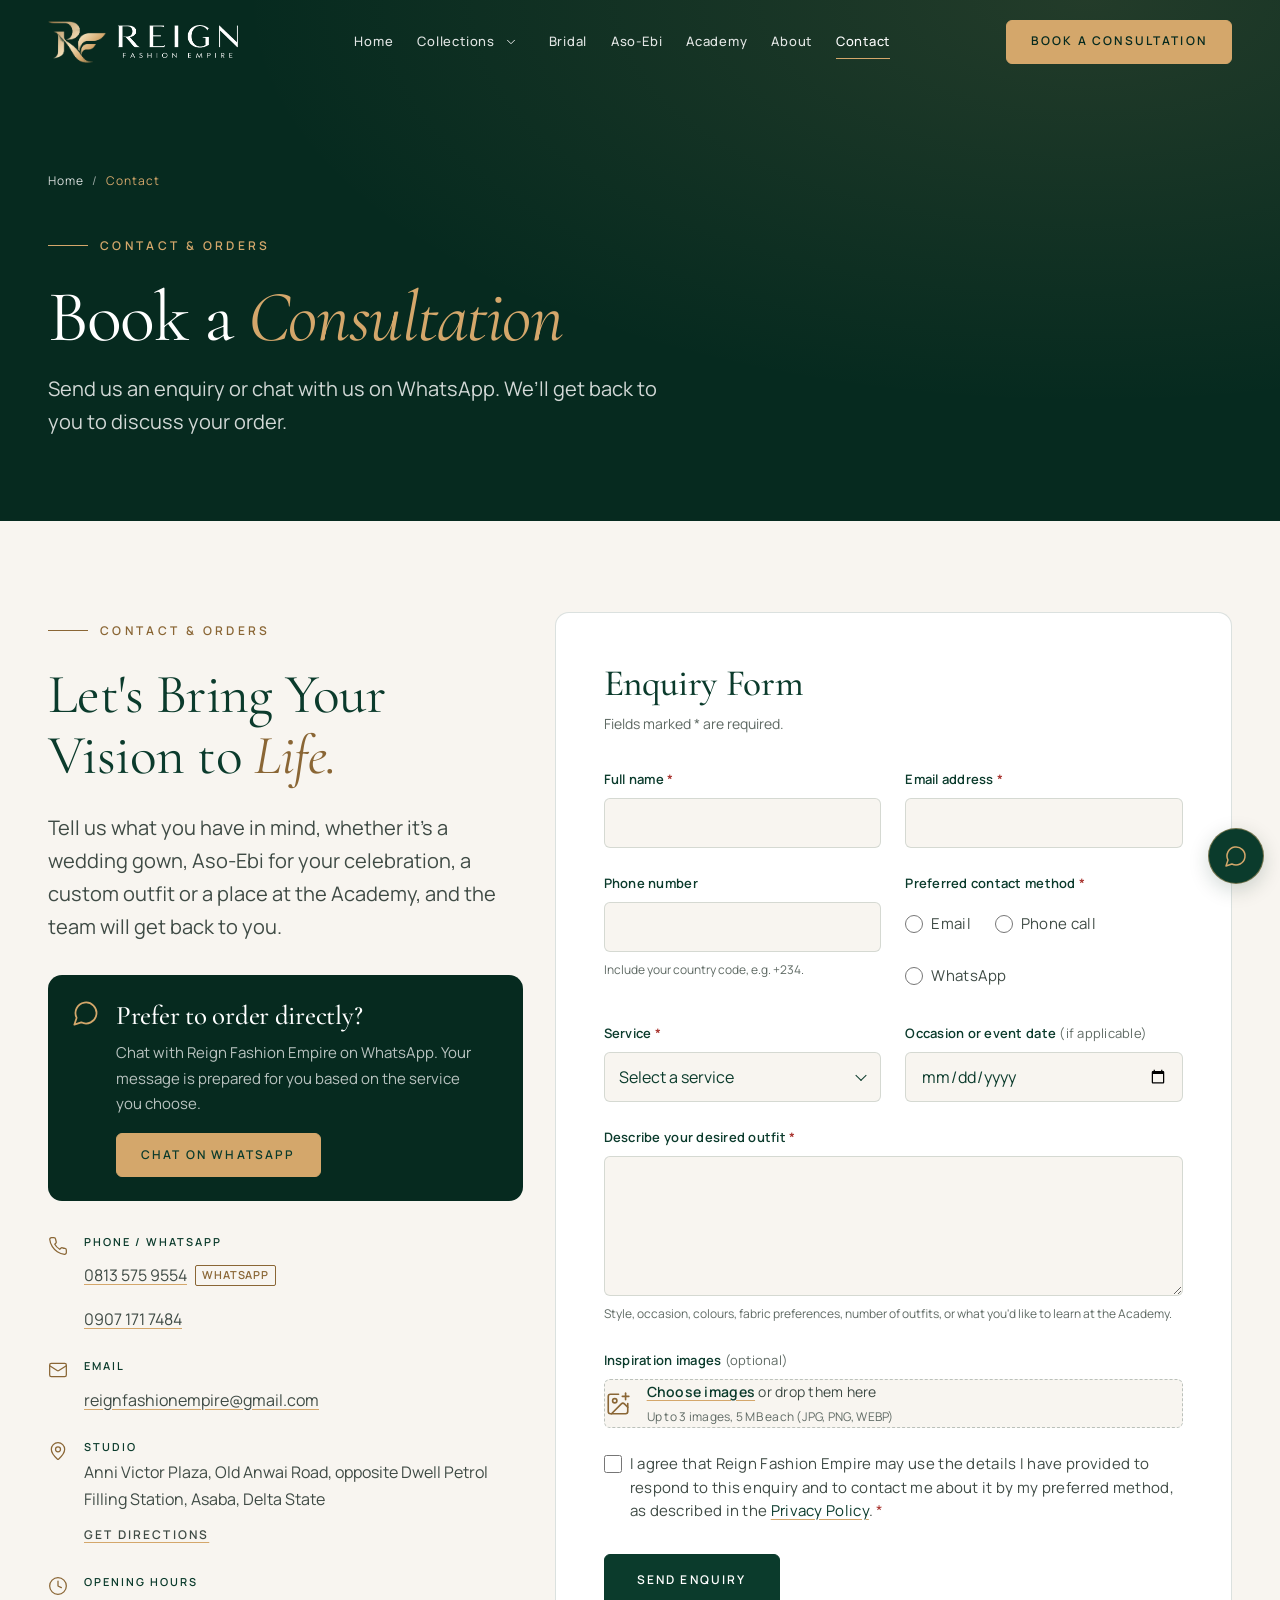
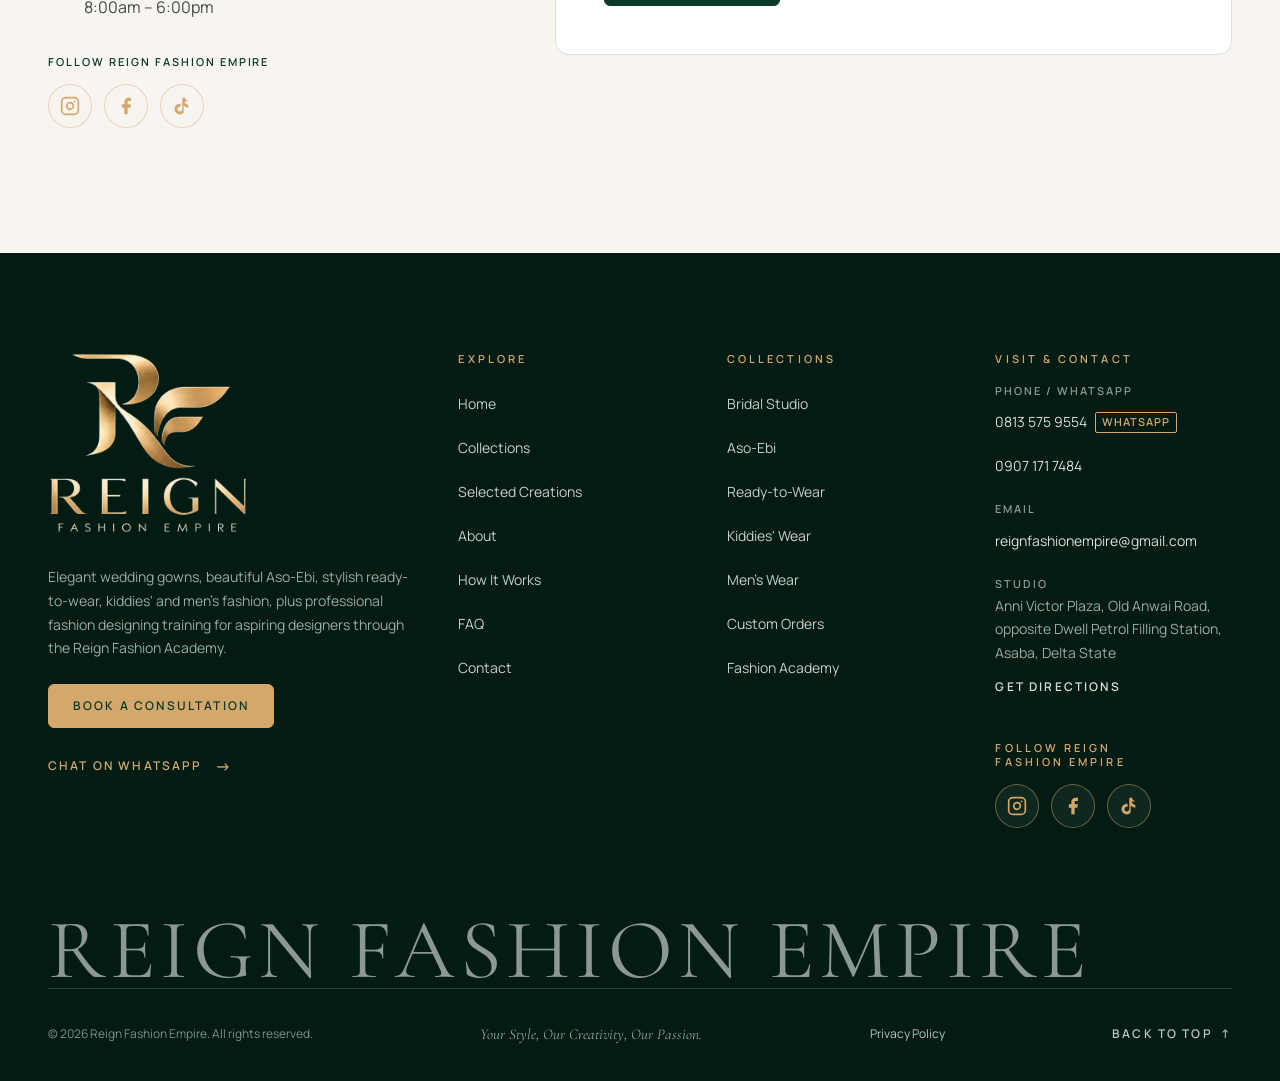
<file: contact.html>
<!DOCTYPE html>
<html lang="en">
<head>
  <meta charset="UTF-8">
  <meta name="viewport" content="width=device-width, initial-scale=1">

  <title>Contact &amp; Orders | Reign Fashion Empire (Reignfashionempire), Asaba</title>
  <meta name="description" content="Book a consultation or place an order with Reign Fashion Empire in Asaba. Send an enquiry, chat on WhatsApp, or visit our studio on Old Anwai Road.">
  <meta name="keywords" content="Contact Reign Fashion Empire, Reignfashionempire, book fashion designer Asaba, fashion designing consultation Asaba">
  <meta name="theme-color" content="#062A1F">

  <!-- Flags JS support so entrance animations never hide content when JS is off -->
  <script>document.documentElement.classList.add('js');</script>

  <link rel="canonical" href="https://reignfashionempire.com/contact">

  <!-- Social sharing previews (WhatsApp, Facebook, X, LinkedIn) -->
  <meta property="og:type" content="website">
  <meta property="og:site_name" content="Reign Fashion Empire">
  <meta property="og:locale" content="en_NG">
  <meta property="og:title" content="Contact & Orders | Reign Fashion Empire, Asaba">
  <meta property="og:description" content="Book a consultation or place an order with Reign Fashion Empire in Asaba. Send an enquiry, chat on WhatsApp, or visit our studio on Old Anwai Road.">
  <meta property="og:url" content="https://reignfashionempire.com/contact">
  <meta property="og:image" content="https://reignfashionempire.com/assets/images/brand/og-image.jpg">
  <meta property="og:image:width" content="1200">
  <meta property="og:image:height" content="630">
  <meta property="og:image:alt" content="Reign Fashion Empire logo in gold on deep green">
  <meta name="twitter:card" content="summary_large_image">
  <meta name="twitter:title" content="Contact & Orders | Reign Fashion Empire, Asaba">
  <meta name="twitter:description" content="Book a consultation or place an order with Reign Fashion Empire in Asaba. Send an enquiry, chat on WhatsApp, or visit our studio on Old Anwai Road.">
  <meta name="twitter:image" content="https://reignfashionempire.com/assets/images/brand/og-image.jpg">

  <!-- STRUCTURED DATA (generated): business, academy and FAQ details -->
  <script type="application/ld+json">
  {
    "@context": "https://schema.org",
    "@type": "ClothingStore",
    "@id": "https://reignfashionempire.com/#business",
    "name": "Reign Fashion Empire",
    "alternateName": "Reignfashionempire",
    "url": "https://reignfashionempire.com/",
    "logo": "https://reignfashionempire.com/assets/images/brand/logo-full-gold.png",
    "image": "https://reignfashionempire.com/assets/images/brand/og-image.jpg",
    "description": "Reign Fashion Empire is a fashion design studio in Asaba, Delta State, creating bespoke wedding gowns, Aso-Ebi and made-to-measure fashion, with professional training at Reign Fashion Academy.",
    "slogan": "Your Style, Our Creativity, Our Passion.",
    "telephone": "+2348135759554",
    "email": "reignfashionempire@gmail.com",
    "address": {
      "@type": "PostalAddress",
      "streetAddress": "Anni Victor Plaza, Old Anwai Road, opposite Dwell Petrol Filling Station",
      "addressLocality": "Asaba",
      "addressRegion": "Delta State",
      "addressCountry": "NG"
    },
    "areaServed": [
      {
        "@type": "City",
        "name": "Asaba"
      },
      {
        "@type": "AdministrativeArea",
        "name": "Delta State"
      }
    ],
    "department": {
      "@id": "https://reignfashionempire.com/academy#organization"
    },
    "contactPoint": [
      {
        "@type": "ContactPoint",
        "telephone": "+2348135759554",
        "contactType": "customer service",
        "availableLanguage": "English"
      },
      {
        "@type": "ContactPoint",
        "telephone": "+2349071717484",
        "contactType": "customer service",
        "availableLanguage": "English"
      }
    ],
    "sameAs": [
      "https://www.instagram.com/reign_fashion_empire/",
      "https://www.facebook.com/Reign-Fashion-Empire",
      "https://www.tiktok.com/@reignfashionacademy"
    ]
  }
  </script>
  <!-- /STRUCTURED DATA -->

  <!-- Icons: gold RF monogram on brand green (generated from the logo) -->
  <link rel="icon" href="assets/favicon-48.png" type="image/png" sizes="48x48">
  <link rel="apple-touch-icon" href="assets/apple-touch-icon.png">

  <!-- Fonts -->
  <link rel="preconnect" href="https://fonts.googleapis.com">
  <link rel="preconnect" href="https://fonts.gstatic.com" crossorigin>
  <!-- Fonts load without blocking the page; text shows in a fallback font first -->
  <link rel="preload" as="style" href="https://fonts.googleapis.com/css2?family=Cormorant+Garamond:ital,wght@0,400;0,500;0,600;1,400;1,500&family=Manrope:wght@300;400;500;600&display=swap" onload="this.onload=null;this.rel='stylesheet'">
  <noscript><link rel="stylesheet" href="https://fonts.googleapis.com/css2?family=Cormorant+Garamond:ital,wght@0,400;0,500;0,600;1,400;1,500&family=Manrope:wght@300;400;500;600&display=swap"></noscript>

  <link rel="stylesheet" href="css/style.css">

</head>
<body data-page="contact">

  <!-- LAYOUT:TOP (generated by tools/build-layout.js: edit there, not here) -->
  <a class="skip-link" href="#main">Skip to main content</a>

  <header class="site-header" id="site-header">
    <div class="container header-inner">
      <a href="./" class="wordmark brand">
        <span class="brand__mark" aria-hidden="true"></span>
        <span class="brand__word" aria-hidden="true"></span>
        <span class="visually-hidden">Reign Fashion Empire, home</span>
      </a>

      <nav class="primary-nav" aria-label="Primary">
        <ul class="nav-list">
          <li><a href="./" class="nav-link">Home</a></li>
          <li class="nav-item has-sub">
            <a href="collections" class="nav-link">Collections</a>
            <button type="button" class="nav-sub-toggle" aria-expanded="false" aria-controls="sub-collections" aria-label="Show collections menu"><svg class="icon icon--chevron" viewBox="0 0 24 24" aria-hidden="true" focusable="false"><path d="m6 9 6 6 6-6"/></svg></button>
            <ul class="nav-sub" id="sub-collections">
              <li><a href="women" class="nav-sub-link">Women's Collection</a></li>
              <li><a href="men" class="nav-sub-link">Men's Collection</a></li>
              <li><a href="kids" class="nav-sub-link">Kiddies' Collection</a></li>
              <li><a href="collections" class="nav-sub-link">All Collections</a></li>
            </ul>
          </li>
          <li><a href="bridal" class="nav-link">Bridal</a></li>
          <li><a href="aso-ebi" class="nav-link">Aso-Ebi</a></li>
          <li><a href="academy" class="nav-link">Academy</a></li>
          <li><a href="about" class="nav-link">About</a></li>
          <li><a href="contact" class="nav-link is-active" aria-current="page">Contact</a></li>
        </ul>
      </nav>

      <a href="contact" class="btn btn--dark btn--sm header-cta">Book a Consultation</a>

      <button class="menu-toggle" id="menu-toggle" type="button"
              aria-expanded="false" aria-controls="mobile-menu" aria-label="Open menu">
        <span class="menu-toggle__bar"></span>
        <span class="menu-toggle__bar"></span>
      </button>
    </div>
  </header>

  <div class="mobile-menu" id="mobile-menu" role="dialog" aria-modal="true" aria-label="Site menu" hidden>
    <div class="mobile-menu__inner container">
      <nav aria-label="Mobile">
        <ul class="mobile-nav-list">
          <li><a href="./" class="mobile-nav-link">Home</a></li>
          <li><a href="collections" class="mobile-nav-link">Collections</a>
            <ul class="mobile-sub-list">
              <li><a href="women" class="mobile-sub-link">Women's Collection</a></li>
              <li><a href="men" class="mobile-sub-link">Men's Collection</a></li>
              <li><a href="kids" class="mobile-sub-link">Kiddies' Collection</a></li>
            </ul>
          </li>
          <li><a href="bridal" class="mobile-nav-link">Bridal</a></li>
          <li><a href="aso-ebi" class="mobile-nav-link">Aso-Ebi</a></li>
          <li><a href="academy" class="mobile-nav-link">Academy</a></li>
          <li><a href="about" class="mobile-nav-link">About</a></li>
          <li><a href="contact" class="mobile-nav-link is-active" aria-current="page">Contact</a></li>
        </ul>
      </nav>
      <div class="mobile-menu__footer">
        <a href="contact" class="btn btn--gold mobile-nav-link">Book a Consultation</a>
        <p class="mobile-menu__note">Bridal · Aso-Ebi · Ready-to-Wear · Academy</p>
      </div>
    </div>
  </div>
  <!-- /LAYOUT:TOP -->

  <main id="main">

    <!-- ============================================================
         PAGE BANNER
         ============================================================ -->
    <section class="page-hero" aria-labelledby="page-title">
      <div class="container">
        <nav class="crumbs" aria-label="Breadcrumb"><a href="./">Home</a><span aria-hidden="true">/</span><span aria-current="page">Contact</span></nav>
        <p class="eyebrow" data-edit="main-t1">Contact &amp; Orders</p>
        <h1 id="page-title" class="display page-hero__title" data-edit="main-t3">Book a <em>Consultation</em></h1>
        <p class="lead page-hero__lead" data-edit="main-t2">Send us an enquiry or chat with us on WhatsApp. We’ll get back to you to discuss your order.</p>
      </div>
    </section>

    <!-- ============================================================
         CONTACT & ORDER ENQUIRY
         Contact details (WhatsApp, email, address, hours, socials) and
         the form endpoint are set in ONE place: SITE_CONFIG at the top
         of js/script.js. Elements with data-contact="…" are filled from
         it; anything not yet configured shows "To be confirmed".
         ============================================================ -->
    <section id="contact" class="section contact" aria-labelledby="contact-title">
      <div class="container contact__grid">

        <!-- Left: intro, WhatsApp, contact details -->
        <div class="contact__aside">
          <p class="eyebrow reveal" data-edit="contact-t1">Contact &amp; Orders</p>
          <h2 id="contact-title" class="h2 reveal" style="--d: 80ms" data-edit="contact-t5">Let's Bring Your Vision to <em>Life.</em></h2>
          <p class="lead reveal" style="--d: 160ms" data-edit="contact-t2">
            Tell us what you have in mind, whether it's a wedding gown, Aso-Ebi for your
            celebration, a custom outfit or a place at the Academy, and the team will get back to you.
          </p>

          <div class="wa-card reveal" style="--d: 240ms">
            <svg class="icon wa-card__icon" viewBox="0 0 24 24" aria-hidden="true" focusable="false"><path d="M7.9 20A9 9 0 1 0 4 16.1L2 22Z"/></svg>
            <div class="wa-card__body">
              <h3 class="wa-card__title" data-edit="contact-t3">Prefer to order directly?</h3>
              <p data-edit="contact-t4">Chat with Reign Fashion Empire on WhatsApp. Your message is prepared for you based on the service you choose.</p>
              <!-- Shown by script only when SITE_CONFIG.whatsappNumber is set -->
              <a class="btn btn--gold btn--sm" data-whatsapp target="_blank" rel="noopener" hidden>Chat on WhatsApp</a>
              <p class="wa-card__pending" data-whatsapp-pending>WhatsApp number to be confirmed.</p>
            </div>
          </div>

          <ul class="contact-list reveal" style="--d: 300ms">
            <li>
              <svg class="icon" viewBox="0 0 24 24" aria-hidden="true" focusable="false"><path d="M22 16.92v3a2 2 0 0 1-2.18 2 19.79 19.79 0 0 1-8.63-3.07 19.5 19.5 0 0 1-6-6 19.79 19.79 0 0 1-3.07-8.67A2 2 0 0 1 4.11 2h3a2 2 0 0 1 2 1.72 12.84 12.84 0 0 0 .7 2.81 2 2 0 0 1-.45 2.11L8.09 9.91a16 16 0 0 0 6 6l1.27-1.27a2 2 0 0 1 2.11-.45 12.84 12.84 0 0 0 2.81.7A2 2 0 0 1 22 16.92z"/></svg>
              <div><span class="contact-list__label">Phone / WhatsApp</span><span data-contact="phone">To be confirmed</span></div>
            </li>
            <li>
              <svg class="icon" viewBox="0 0 24 24" aria-hidden="true" focusable="false"><rect width="20" height="16" x="2" y="4" rx="2"/><path d="m22 7-8.97 5.7a1.94 1.94 0 0 1-2.06 0L2 7"/></svg>
              <div><span class="contact-list__label">Email</span><span data-contact="email">To be confirmed</span></div>
            </li>
            <li>
              <svg class="icon" viewBox="0 0 24 24" aria-hidden="true" focusable="false"><path d="M20 10c0 4.993-5.539 10.193-7.399 11.799a1 1 0 0 1-1.202 0C9.539 20.193 4 14.993 4 10a8 8 0 0 1 16 0"/><circle cx="12" cy="10" r="3"/></svg>
              <div><span class="contact-list__label">Studio</span><span data-contact="address">To be confirmed</span></div>
            </li>
            <li>
              <svg class="icon" viewBox="0 0 24 24" aria-hidden="true" focusable="false"><circle cx="12" cy="12" r="10"/><polyline points="12 6 12 12 16 14"/></svg>
              <div><span class="contact-list__label">Opening hours</span><span data-contact="hours">To be confirmed</span></div>
            </li>
            <!-- Shown by script once payment options are saved in Admin → Settings → Payment -->
            <li hidden>
              <svg class="icon" viewBox="0 0 24 24" aria-hidden="true" focusable="false"><rect width="20" height="14" x="2" y="5" rx="2"/><line x1="2" x2="22" y1="10" y2="10"/></svg>
              <div><span class="contact-list__label">Payment</span><span data-contact="payment"></span></div>
            </li>
          </ul>

          <div class="social reveal" style="--d: 360ms">
            <span class="contact-list__label">Follow Reign Fashion Empire</span>
            <ul class="social__list" data-contact="social">
              <li>
                <a href="https://www.instagram.com/reign_fashion_empire/" target="_blank" rel="noopener noreferrer" class="social-link social-link--instagram" aria-label="Instagram: @reign_fashion_empire (opens in a new tab)" title="Instagram: @reign_fashion_empire">
                  <svg class="social-icon" viewBox="0 0 24 24" width="20" height="20" fill="none" stroke="currentColor" stroke-width="2" stroke-linecap="round" stroke-linejoin="round" aria-hidden="true" focusable="false"><rect width="20" height="20" x="2" y="2" rx="5" ry="5"/><path d="M16 11.37A4 4 0 1 1 12.63 8 4 4 0 0 1 16 11.37z"/><line x1="17.5" x2="17.51" y1="6.5" y2="6.5"/></svg>
                  <span class="visually-hidden">Instagram</span>
                </a>
              </li>
              <li>
                <a href="https://www.facebook.com/Reign-Fashion-Empire" target="_blank" rel="noopener noreferrer" class="social-link social-link--facebook" aria-label="Facebook: @Reign-Fashion-Empire (opens in a new tab)" title="Facebook: @Reign-Fashion-Empire">
                  <svg class="social-icon" viewBox="0 0 24 24" width="20" height="20" fill="currentColor" aria-hidden="true" focusable="false"><path d="M18 2h-3a5 5 0 0 0-5 5v3H7v4h3v8h4v-8h3l1-4h-4V7a1 1 0 0 1 1-1h3z"/></svg>
                  <span class="visually-hidden">Facebook</span>
                </a>
              </li>
              <li>
                <a href="https://www.tiktok.com/@reignfashionacademy" target="_blank" rel="noopener noreferrer" class="social-link social-link--tiktok" aria-label="TikTok: @#Reign-Fashion-Academy Asaba (opens in a new tab)" title="TikTok: @#Reign-Fashion-Academy Asaba">
                  <svg class="social-icon" viewBox="0 0 24 24" width="20" height="20" fill="currentColor" aria-hidden="true" focusable="false"><path d="M19.59 6.69a4.83 4.83 0 0 1-3.77-4.25V2h-3.45v13.67a2.89 2.89 0 0 1-5.2 1.74 2.89 2.89 0 0 1 2.31-4.64c.298-.002.595.042.88.13V9.4a6.33 6.33 0 0 0-1-.08A6.34 6.34 0 0 0 3 15.66a6.34 6.34 0 0 0 10.86 4.43c.03-.03.06-.06.09-.09V11.8a8.16 8.16 0 0 0 5.64 2.2V10.5a4.88 4.88 0 0 1-3-1.07 4.78 4.78 0 0 1-1.46-2.74h-.01z"/></svg>
                  <span class="visually-hidden">TikTok</span>
                </a>
              </li>
            </ul>
          </div>
        </div>

        <!-- Right: enquiry form -->
        <div class="contact__form-wrap reveal" style="--d: 120ms">
          <form class="enquiry" id="enquiry-form" novalidate>
            <h3 class="enquiry__title">Enquiry Form</h3>
            <p class="enquiry__intro">Fields marked <span aria-hidden="true">*</span><span class="visually-hidden">with an asterisk</span> are required.</p>

            <div class="form-grid">
              <div class="field">
                <label for="f-name">Full name <span class="req" aria-hidden="true">*</span></label>
                <input id="f-name" name="name" type="text" autocomplete="name" required aria-describedby="f-name-err">
                <p class="field__error" id="f-name-err"></p>
              </div>

              <div class="field">
                <label for="f-email">Email address <span class="req" aria-hidden="true">*</span></label>
                <input id="f-email" name="email" type="email" autocomplete="email" inputmode="email" required aria-describedby="f-email-err">
                <p class="field__error" id="f-email-err"></p>
              </div>

              <div class="field">
                <label for="f-phone">Phone number <span class="req req--conditional" aria-hidden="true" hidden>*</span></label>
                <input id="f-phone" name="phone" type="tel" autocomplete="tel" inputmode="tel" aria-describedby="f-phone-hint f-phone-err">
                <p class="field__hint" id="f-phone-hint">Include your country code, e.g. +234.</p>
                <p class="field__error" id="f-phone-err"></p>
              </div>

              <fieldset class="field field--choice" aria-describedby="f-method-err">
                <legend>Preferred contact method <span class="req" aria-hidden="true">*</span></legend>
                <div class="choices">
                  <label class="choice"><input type="radio" name="contact_method" value="email" required> Email</label>
                  <label class="choice"><input type="radio" name="contact_method" value="phone"> Phone call</label>
                  <label class="choice"><input type="radio" name="contact_method" value="whatsapp"> WhatsApp</label>
                </div>
                <p class="field__error" id="f-method-err"></p>
              </fieldset>

              <div class="field">
                <label for="f-service">Service <span class="req" aria-hidden="true">*</span></label>
                <div class="select-wrap">
                  <select id="f-service" name="service" required aria-describedby="f-service-err">
                    <option value="">Select a service</option>
                    <option value="bridal">Bridal &amp; Wedding Gowns</option>
                    <option value="aso-ebi">Aso-Ebi &amp; Traditional Outfits</option>
                    <option value="ready-to-wear">Ready-to-Wear</option>
                    <option value="kids">Kiddies' Wear</option>
                    <option value="men">Men's Wear</option>
                    <option value="custom">Custom Design</option>
                    <option value="academy">Fashion Academy (Training)</option>
                    <option value="other">Other Enquiries</option>
                  </select>
                </div>
                <p class="field__error" id="f-service-err"></p>
              </div>

              <div class="field">
                <label for="f-date">Occasion or event date <span class="field__optional">(if applicable)</span></label>
                <input id="f-date" name="event_date" type="date" aria-describedby="f-date-err">
                <p class="field__error" id="f-date-err"></p>
              </div>

              <div class="field field--full">
                <label for="f-message">Describe your desired outfit <span class="req" aria-hidden="true">*</span></label>
                <textarea id="f-message" name="message" rows="5" required minlength="10"
                          aria-describedby="f-message-hint f-message-err"></textarea>
                <p class="field__hint" id="f-message-hint">Style, occasion, colours, fabric preferences, number of outfits, or what you'd like to learn at the Academy.</p>
                <p class="field__error" id="f-message-err"></p>
              </div>

              <div class="field field--full">
                <span class="field__label" id="f-files-label">Inspiration images <span class="field__optional">(optional)</span></span>
                <label class="upload" for="f-files">
                  <svg class="icon" viewBox="0 0 24 24" aria-hidden="true" focusable="false"><path d="M16 5h6"/><path d="M19 2v6"/><path d="M21 11.5V19a2 2 0 0 1-2 2H5a2 2 0 0 1-2-2V5a2 2 0 0 1 2-2h7.5"/><path d="m21 15-3.086-3.086a2 2 0 0 0-2.828 0L6 21"/><circle cx="9" cy="9" r="2"/></svg>
                  <span class="upload__text"><strong>Choose images</strong> or drop them here<br><small>Up to 3 images, 5 MB each (JPG, PNG, WEBP)</small></span>
                </label>
                <input id="f-files" class="upload__input" name="inspiration[]" type="file" accept="image/jpeg,image/png,image/webp" multiple
                       aria-labelledby="f-files-label" aria-describedby="f-files-list f-files-err">
                <ul class="upload__list" id="f-files-list" aria-live="polite"></ul>
                <p class="field__error" id="f-files-err"></p>
              </div>

              <!-- Consent wording links to privacy.html (draft policy: owner to approve) -->
              <div class="field field--full field--consent">
                <label class="choice choice--consent">
                  <input type="checkbox" name="consent" value="yes" required aria-describedby="f-consent-err">
                  <span>I agree that Reign Fashion Empire may use the details I have provided to respond to this enquiry and to contact me about it by my preferred method, as described in the <a href="privacy" target="_blank" rel="noopener">Privacy Policy</a>. <span class="req" aria-hidden="true">*</span></span>
                </label>
                <p class="field__error" id="f-consent-err"></p>
              </div>
            </div>

            <!-- Spam honeypot: hidden from people, often filled by bots -->
            <div class="hp" aria-hidden="true">
              <label for="f-website">Leave this field empty</label>
              <input id="f-website" name="website" type="text" tabindex="-1" autocomplete="off">
            </div>

            <div class="enquiry__actions">
              <button type="submit" class="btn btn--dark enquiry__submit">Send Enquiry</button>
            </div>

            <div class="form-status" id="form-status" role="status" aria-live="polite" tabindex="-1" hidden></div>
          </form>
        </div>
      </div>
    </section>

    <!-- Floating WhatsApp shortcut (shown by script only when a number is configured) -->
    <a class="wa-float" data-whatsapp target="_blank" rel="noopener" aria-label="Chat with Reign Fashion Empire on WhatsApp" hidden>
      <svg class="icon" viewBox="0 0 24 24" aria-hidden="true" focusable="false"><path d="M7.9 20A9 9 0 1 0 4 16.1L2 22Z"/></svg>
    </a>

  </main>

  <!-- LAYOUT:FOOTER (generated by tools/build-layout.js from tools/layout/footer.html) -->
  <!-- ============================================================
       FOOTER
       Contact details and social links are filled from SITE_CONFIG in
       js/script.js. Privacy / terms links are intentionally omitted until
       those pages exist.
       ============================================================ -->
  <footer class="site-footer on-dark" aria-labelledby="footer-title">
    <h2 id="footer-title" class="visually-hidden">Reign Fashion Empire site footer</h2>
    <div class="container">

      <div class="footer__top">
        <div class="footer__brand">
          <!-- LOGO: full stacked logo in metallic gold, transparent background -->
          <a href="./" class="footer__logo">
            <picture>
              <source srcset="assets/images/brand/logo-full-gold.webp" type="image/webp">
              <img src="assets/images/brand/logo-full-gold.png" alt="Reign Fashion Empire, back to top"
                   width="480" height="438" loading="lazy" decoding="async">
            </picture>
          </a>
          <p class="footer__desc">
            Elegant wedding gowns, beautiful Aso-Ebi, stylish ready-to-wear, kiddies' and men's
            fashion, plus professional fashion designing training for aspiring designers through the Reign Fashion Academy.
          </p>
          <div class="btn-row">
            <a href="contact" class="btn btn--gold btn--sm">Book a Consultation</a>
            <a class="link-arrow footer__wa" data-whatsapp target="_blank" rel="noopener" hidden>Chat on WhatsApp</a>
          </div>
        </div>

        <nav class="footer__col" aria-label="Footer: explore">
          <h3 class="footer__heading">Explore</h3>
          <ul class="footer__links">
            <li><a href="./">Home</a></li>
            <li><a href="collections">Collections</a></li>
            <li><a href="collections#gallery">Selected Creations</a></li>
            <li><a href="about">About</a></li>
            <li><a href="about#process">How It Works</a></li>
            <li><a href="about#faq">FAQ</a></li>
            <li><a href="contact">Contact</a></li>
          </ul>
        </nav>

        <nav class="footer__col" aria-label="Footer: collections and services">
          <h3 class="footer__heading">Collections</h3>
          <ul class="footer__links">
            <li><a href="bridal">Bridal Studio</a></li>
            <li><a href="aso-ebi">Aso-Ebi</a></li>
            <li><a href="collections#ready-to-wear">Ready-to-Wear</a></li>
            <li><a href="collections#kids">Kiddies' Wear</a></li>
            <li><a href="collections#men">Men's Wear</a></li>
            <li><a href="collections#services">Custom Orders</a></li>
            <li><a href="academy">Fashion Academy</a></li>
          </ul>
        </nav>

        <div class="footer__col">
          <h3 class="footer__heading">Visit &amp; Contact</h3>
          <ul class="footer__contact">
            <li><span class="footer__label">Phone / WhatsApp</span><span data-contact="phone">To be confirmed</span></li>
            <li><span class="footer__label">Email</span><span data-contact="email">To be confirmed</span></li>
            <li><span class="footer__label">Studio</span><span data-contact="address">To be confirmed</span></li>
          </ul>
          <h3 class="footer__heading footer__heading--follow">Follow Reign Fashion Empire</h3>
          <ul class="social__list footer__social" data-contact="social">
            <li>
              <a href="https://www.instagram.com/reign_fashion_empire/" target="_blank" rel="noopener noreferrer" class="social-link social-link--instagram" aria-label="Instagram: @reign_fashion_empire (opens in a new tab)" title="Instagram: @reign_fashion_empire">
                <svg class="social-icon" viewBox="0 0 24 24" width="20" height="20" fill="none" stroke="currentColor" stroke-width="2" stroke-linecap="round" stroke-linejoin="round" aria-hidden="true" focusable="false"><rect width="20" height="20" x="2" y="2" rx="5" ry="5"/><path d="M16 11.37A4 4 0 1 1 12.63 8 4 4 0 0 1 16 11.37z"/><line x1="17.5" x2="17.51" y1="6.5" y2="6.5"/></svg>
                <span class="visually-hidden">Instagram</span>
              </a>
            </li>
            <li>
              <a href="https://www.facebook.com/Reign-Fashion-Empire" target="_blank" rel="noopener noreferrer" class="social-link social-link--facebook" aria-label="Facebook: @Reign-Fashion-Empire (opens in a new tab)" title="Facebook: @Reign-Fashion-Empire">
                <svg class="social-icon" viewBox="0 0 24 24" width="20" height="20" fill="currentColor" aria-hidden="true" focusable="false"><path d="M18 2h-3a5 5 0 0 0-5 5v3H7v4h3v8h4v-8h3l1-4h-4V7a1 1 0 0 1 1-1h3z"/></svg>
                <span class="visually-hidden">Facebook</span>
              </a>
            </li>
            <li>
              <a href="https://www.tiktok.com/@reignfashionacademy" target="_blank" rel="noopener noreferrer" class="social-link social-link--tiktok" aria-label="TikTok: @#Reign-Fashion-Academy Asaba (opens in a new tab)" title="TikTok: @#Reign-Fashion-Academy Asaba">
                <svg class="social-icon" viewBox="0 0 24 24" width="20" height="20" fill="currentColor" aria-hidden="true" focusable="false"><path d="M19.59 6.69a4.83 4.83 0 0 1-3.77-4.25V2h-3.45v13.67a2.89 2.89 0 0 1-5.2 1.74 2.89 2.89 0 0 1 2.31-4.64c.298-.002.595.042.88.13V9.4a6.33 6.33 0 0 0-1-.08A6.34 6.34 0 0 0 3 15.66a6.34 6.34 0 0 0 10.86 4.43c.03-.03.06-.06.09-.09V11.8a8.16 8.16 0 0 0 5.64 2.2V10.5a4.88 4.88 0 0 1-3-1.07 4.78 4.78 0 0 1-1.46-2.74h-.01z"/></svg>
                <span class="visually-hidden">TikTok</span>
              </a>
            </li>
          </ul>
        </div>
      </div>

      <p class="footer__mark" aria-hidden="true">REIGN FASHION EMPIRE</p>

      <div class="footer__bottom">
        <p>&copy; <span data-year>2026</span> Reign Fashion Empire. All rights reserved.</p>
        <p class="footer__motto">Your Style, Our Creativity, Our Passion.</p>
        <a href="privacy" class="footer__legal">Privacy Policy</a>
        <a href="#main" class="footer__top-link">Back to top <span aria-hidden="true">↑</span></a>
      </div>
    </div>
  </footer>
  <!-- /LAYOUT:FOOTER -->

  <script src="js/script.js" defer></script>
</body>
</html>
</file>
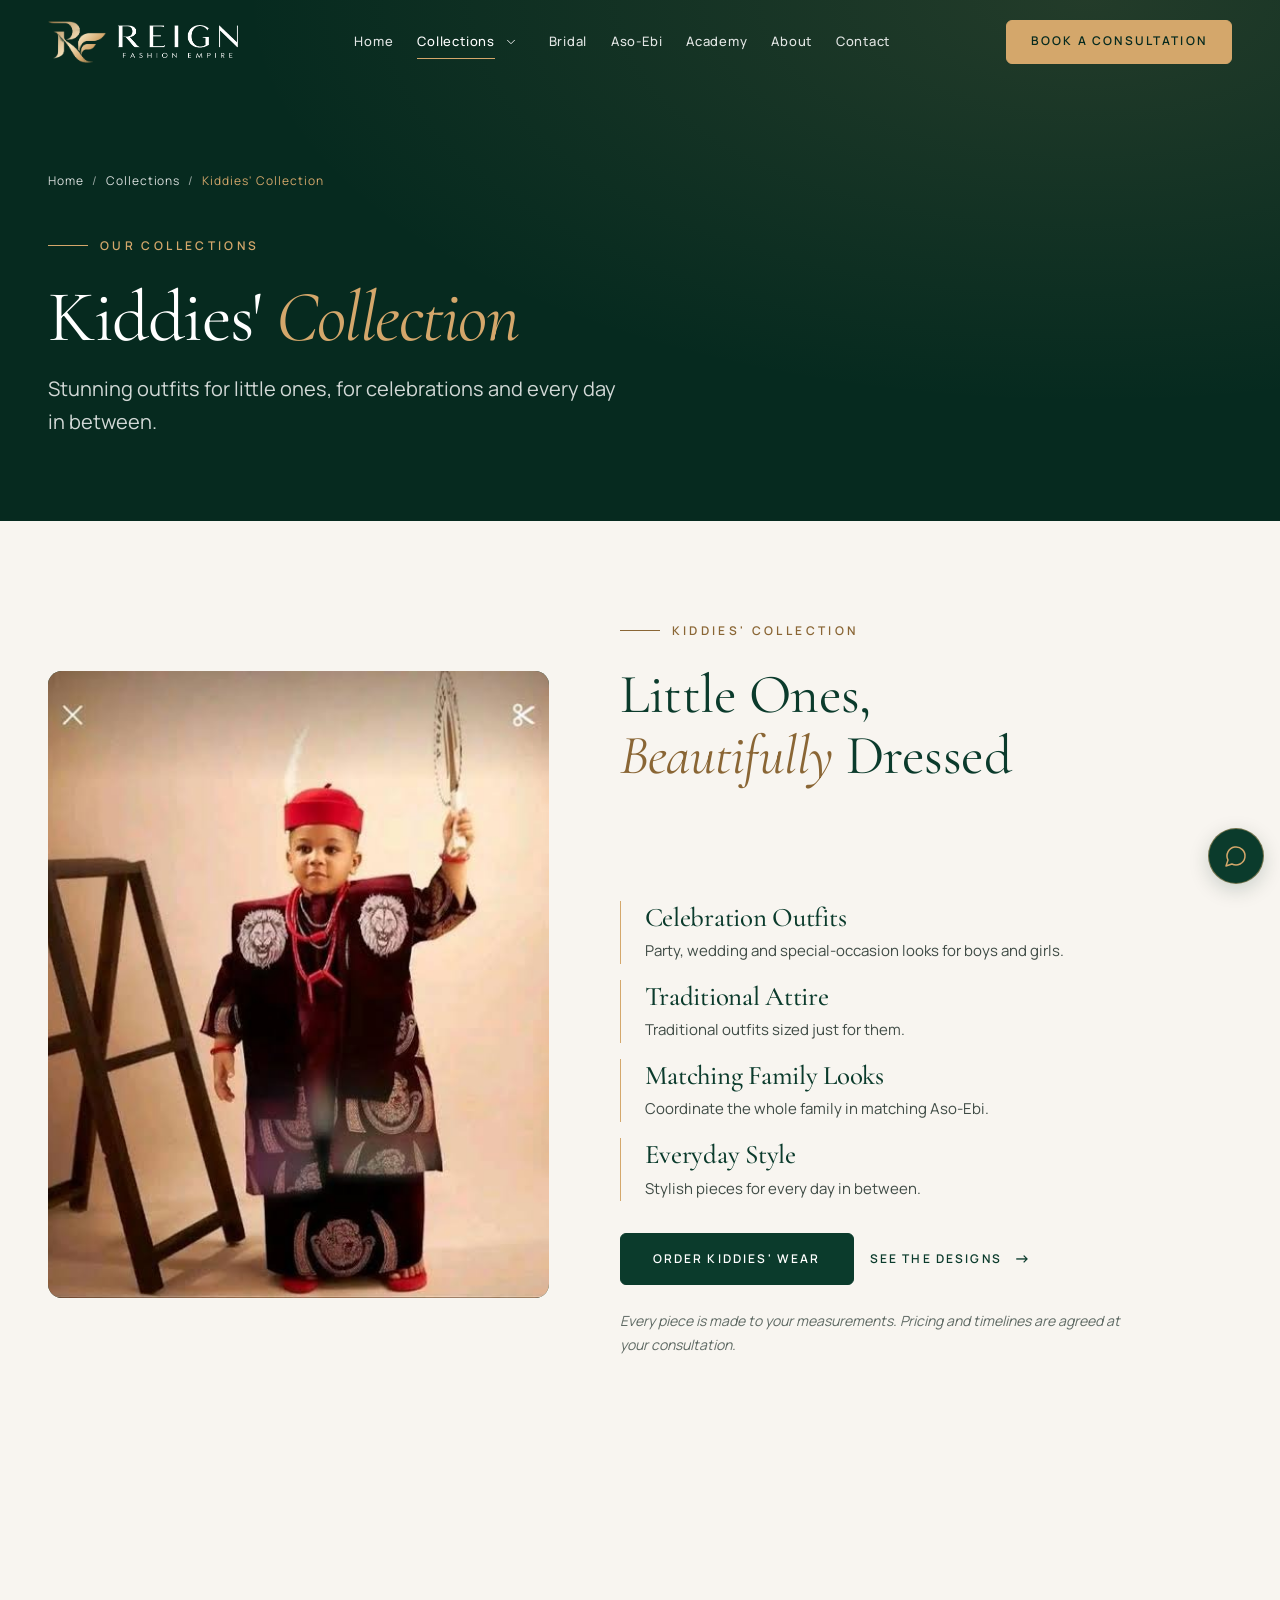
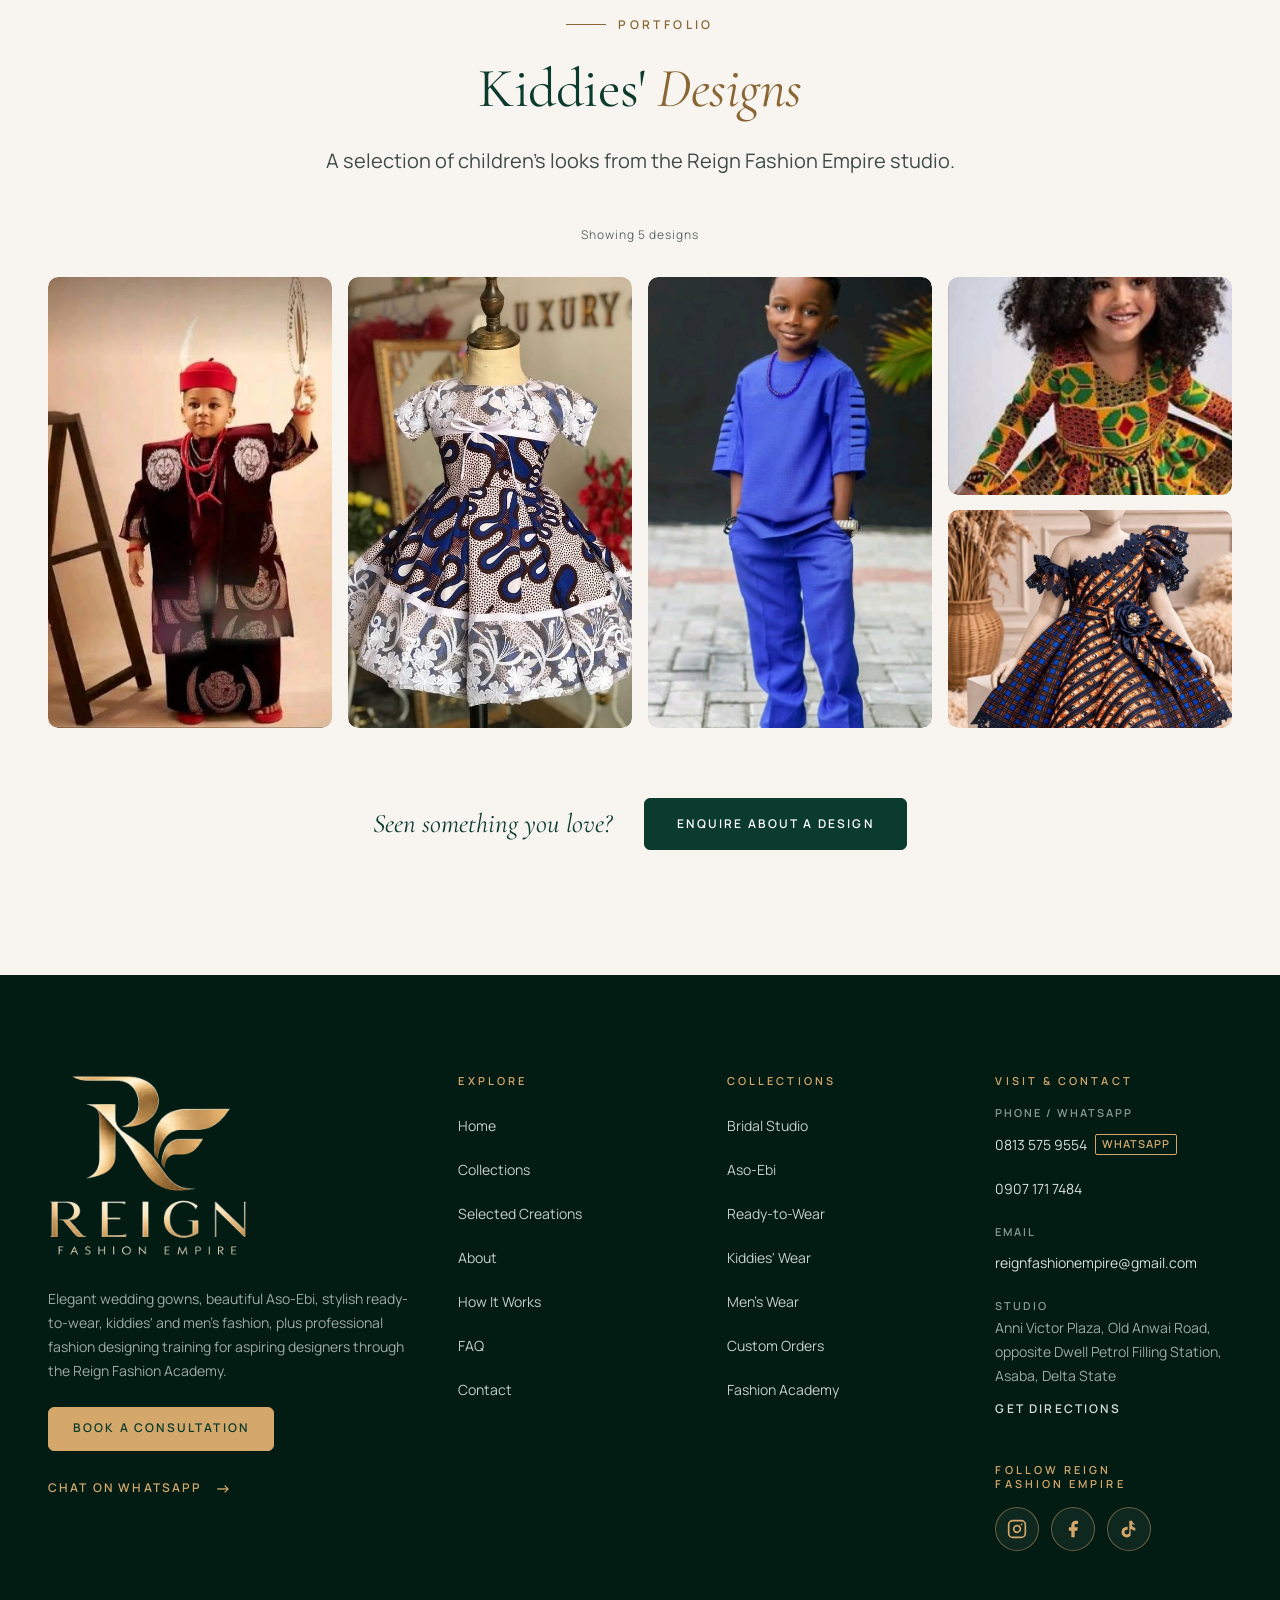
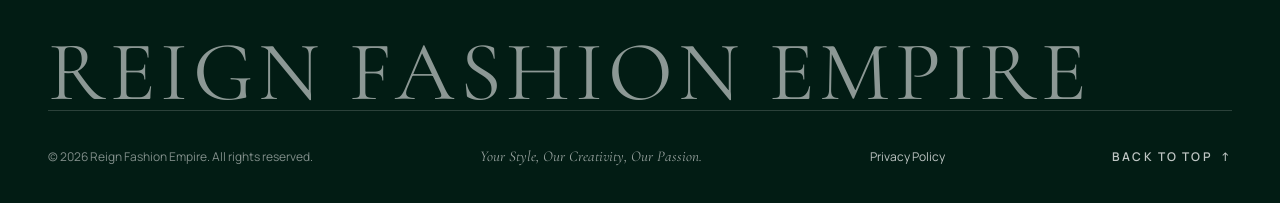
<file: kids.html>
<!DOCTYPE html>
<html lang="en">
<head>
  <meta charset="UTF-8">
  <meta name="viewport" content="width=device-width, initial-scale=1">

  <title>Kiddies' Collection | Reign Fashion Empire (Reignfashionempire), Asaba</title>
  <meta name="description" content="Stunning outfits for children in Asaba: celebration, traditional and matching family looks, made to measure by Reign Fashion Empire.">
  <meta name="keywords" content="Children fashion designing Asaba, Reign Fashion Empire kiddies, Reignfashionempire">
  <meta name="theme-color" content="#062A1F">

  <!-- Flags JS support so entrance animations never hide content when JS is off -->
  <script>document.documentElement.classList.add('js');</script>

  <link rel="canonical" href="https://reignfashionempire.com/kids">

  <!-- Social sharing previews (WhatsApp, Facebook, X, LinkedIn) -->
  <meta property="og:type" content="website">
  <meta property="og:site_name" content="Reign Fashion Empire">
  <meta property="og:locale" content="en_NG">
  <meta property="og:title" content="Kiddies' Collection | Reign Fashion Empire, Asaba">
  <meta property="og:description" content="Stunning outfits for children in Asaba: celebration, traditional and matching family looks, made to measure by Reign Fashion Empire.">
  <meta property="og:url" content="https://reignfashionempire.com/kids">
  <meta property="og:image" content="https://reignfashionempire.com/assets/images/brand/og-image.jpg">
  <meta property="og:image:width" content="1200">
  <meta property="og:image:height" content="630">
  <meta property="og:image:alt" content="Reign Fashion Empire logo in gold on deep green">
  <meta name="twitter:card" content="summary_large_image">
  <meta name="twitter:title" content="Kiddies' Collection | Reign Fashion Empire, Asaba">
  <meta name="twitter:description" content="Stunning outfits for children in Asaba: celebration, traditional and matching family looks, made to measure by Reign Fashion Empire.">
  <meta name="twitter:image" content="https://reignfashionempire.com/assets/images/brand/og-image.jpg">

  <!-- STRUCTURED DATA (generated): business details + FAQ for Google -->
  <!-- /STRUCTURED DATA -->

  <!-- Icons: gold RF monogram on brand green (generated from the logo) -->
  <link rel="icon" href="assets/favicon-48.png" type="image/png" sizes="48x48">
  <link rel="apple-touch-icon" href="assets/apple-touch-icon.png">

  <!-- Fonts -->
  <link rel="preconnect" href="https://fonts.googleapis.com">
  <link rel="preconnect" href="https://fonts.gstatic.com" crossorigin>
  <!-- Fonts load without blocking the page; text shows in a fallback font first -->
  <link rel="preload" as="style" href="https://fonts.googleapis.com/css2?family=Cormorant+Garamond:ital,wght@0,400;0,500;0,600;1,400;1,500&family=Manrope:wght@300;400;500;600&display=swap" onload="this.onload=null;this.rel='stylesheet'">
  <noscript><link rel="stylesheet" href="https://fonts.googleapis.com/css2?family=Cormorant+Garamond:ital,wght@0,400;0,500;0,600;1,400;1,500&family=Manrope:wght@300;400;500;600&display=swap"></noscript>

  <link rel="stylesheet" href="css/style.css">

</head>
<body data-page="kids" data-gallery-include="kids">

  <!-- LAYOUT:TOP (generated by tools/build-layout.js: edit there, not here) -->
  <a class="skip-link" href="#main">Skip to main content</a>

  <header class="site-header" id="site-header">
    <div class="container header-inner">
      <a href="./" class="wordmark brand">
        <span class="brand__mark" aria-hidden="true"></span>
        <span class="brand__word" aria-hidden="true"></span>
        <span class="visually-hidden">Reign Fashion Empire, home</span>
      </a>

      <nav class="primary-nav" aria-label="Primary">
        <ul class="nav-list">
          <li><a href="./" class="nav-link">Home</a></li>
          <li class="nav-item has-sub">
            <a href="collections" class="nav-link is-active">Collections</a>
            <button type="button" class="nav-sub-toggle" aria-expanded="false" aria-controls="sub-collections" aria-label="Show collections menu"><svg class="icon icon--chevron" viewBox="0 0 24 24" aria-hidden="true" focusable="false"><path d="m6 9 6 6 6-6"/></svg></button>
            <ul class="nav-sub" id="sub-collections">
              <li><a href="women" class="nav-sub-link">Women's Collection</a></li>
              <li><a href="men" class="nav-sub-link">Men's Collection</a></li>
              <li><a href="kids" class="nav-sub-link is-active" aria-current="page">Kiddies' Collection</a></li>
              <li><a href="collections" class="nav-sub-link">All Collections</a></li>
            </ul>
          </li>
          <li><a href="bridal" class="nav-link">Bridal</a></li>
          <li><a href="aso-ebi" class="nav-link">Aso-Ebi</a></li>
          <li><a href="academy" class="nav-link">Academy</a></li>
          <li><a href="about" class="nav-link">About</a></li>
          <li><a href="contact" class="nav-link">Contact</a></li>
        </ul>
      </nav>

      <a href="contact" class="btn btn--dark btn--sm header-cta">Book a Consultation</a>

      <button class="menu-toggle" id="menu-toggle" type="button"
              aria-expanded="false" aria-controls="mobile-menu" aria-label="Open menu">
        <span class="menu-toggle__bar"></span>
        <span class="menu-toggle__bar"></span>
      </button>
    </div>
  </header>

  <div class="mobile-menu" id="mobile-menu" role="dialog" aria-modal="true" aria-label="Site menu" hidden>
    <div class="mobile-menu__inner container">
      <nav aria-label="Mobile">
        <ul class="mobile-nav-list">
          <li><a href="./" class="mobile-nav-link">Home</a></li>
          <li><a href="collections" class="mobile-nav-link">Collections</a>
            <ul class="mobile-sub-list">
              <li><a href="women" class="mobile-sub-link">Women's Collection</a></li>
              <li><a href="men" class="mobile-sub-link">Men's Collection</a></li>
              <li><a href="kids" class="mobile-sub-link is-active" aria-current="page">Kiddies' Collection</a></li>
            </ul>
          </li>
          <li><a href="bridal" class="mobile-nav-link">Bridal</a></li>
          <li><a href="aso-ebi" class="mobile-nav-link">Aso-Ebi</a></li>
          <li><a href="academy" class="mobile-nav-link">Academy</a></li>
          <li><a href="about" class="mobile-nav-link">About</a></li>
          <li><a href="contact" class="mobile-nav-link">Contact</a></li>
        </ul>
      </nav>
      <div class="mobile-menu__footer">
        <a href="contact" class="btn btn--gold mobile-nav-link">Book a Consultation</a>
        <p class="mobile-menu__note">Bridal · Aso-Ebi · Ready-to-Wear · Academy</p>
      </div>
    </div>
  </div>
  <!-- /LAYOUT:TOP -->

  <main id="main">

    <section class="page-hero" aria-labelledby="page-title">
      <div class="container">
        <nav class="crumbs" aria-label="Breadcrumb"><a href="./">Home</a><span aria-hidden="true">/</span><a href="collections">Collections</a><span aria-hidden="true">/</span><span aria-current="page">Kiddies' Collection</span></nav>
        <p class="eyebrow" data-edit="main-t1">Our Collections</p>
        <h1 id="page-title" class="display page-hero__title" data-edit="main-t15">Kiddies' <em>Collection</em></h1>
        <p class="lead page-hero__lead" data-edit="main-t2">Stunning outfits for little ones, for celebrations and every day in between.</p>
      </div>
    </section>

    <!-- ============================================================
         KIDDIES' COLLECTION: INTRODUCTION
         DRAFT offering text for the owner to review.
         IMAGE SLOT: kids-feature — assets/images/collection-kids.webp
         ============================================================ -->
    <section class="section collection-intro" aria-labelledby="intro-title">
      <div class="container collection-intro__grid">
        <figure class="collection-intro__media reveal">
          <div class="img-slot img-slot--wine ratio-portrait"><img src="assets/images/kids/kids-royal-isiagu.jpg" alt="Reign Fashion Empire kiddies: Young boy in royal burgundy Isiagu outfit with red cap, coral beads and ceremonial fan" width="507" height="604" loading="lazy" decoding="async" style="object-position: 50% 15%" data-edit="main-img1"></div>
        </figure>
        <div class="collection-intro__content">
          <p class="eyebrow reveal" data-edit="main-t3">Kiddies' Collection</p>
          <h2 id="intro-title" class="h2 reveal" style="--d: 80ms" data-edit="main-t16">Little Ones, <em>Beautifully</em> Dressed</h2>
          <p class="lead reveal" style="--d: 160ms" data-edit="main-t4">Comfortable, beautifully finished outfits made to measure for children, so they look and feel special.</p>
          <ul class="collection-intro__list reveal" style="--d: 220ms">
            <li><h3 class="collection-intro__item" data-edit="main-t5">Celebration Outfits</h3><p data-edit="main-t6">Party, wedding and special-occasion looks for boys and girls.</p></li>
            <li><h3 class="collection-intro__item" data-edit="main-t7">Traditional Attire</h3><p data-edit="main-t8">Traditional outfits sized just for them.</p></li>
            <li><h3 class="collection-intro__item" data-edit="main-t9">Matching Family Looks</h3><p data-edit="main-t10">Coordinate the whole family in matching Aso-Ebi.</p></li>
            <li><h3 class="collection-intro__item" data-edit="main-t11">Everyday Style</h3><p data-edit="main-t12">Stylish pieces for every day in between.</p></li>
          </ul>
          <div class="btn-row reveal" style="--d: 280ms">
            <a href="contact?service=kids" class="btn btn--dark" data-service="kids">Order Kiddies' Wear</a>
            <a href="#gallery" class="link-arrow" data-edit="main-t13">See the Designs</a>
          </div>
          <p class="collection-intro__note reveal" data-edit="main-t14">Every piece is made to your measurements. Pricing and timelines are agreed at your consultation.</p>
        </div>
      </div>
    </section>


    <!-- ============================================================
         GALLERY — "Selected Creations"
         Every tile is a PLACEHOLDER. To add a real design:
           1. Put an <img> inside the tile's .img-slot, e.g.
              <img src="assets/images/gallery/bridal-01.jpg" alt="Ivory lace wedding gown with cathedral train"
                   width="800" height="1200" loading="lazy" data-full="assets/images/gallery/bridal-01-large.jpg">
              (data-full is optional: a larger file used in the lightbox)
           2. Update the title in .g-item__title.
         data-category must be one of: bridal, aso-ebi, ready-to-wear, kids, men.
         Tile sizes: g-item--tall (portrait), g-item--wide (landscape), none (standard).
         ============================================================ -->
    <section id="gallery" class="section gallery" aria-labelledby="gallery-title">
      <div class="container">

        <header class="section-head section-head--center">
          <p class="eyebrow reveal" data-edit="gallery-t1">Portfolio</p>
          <h2 id="gallery-title" class="h2 reveal" style="--d: 80ms" data-edit="gallery-t5">Kiddies' <em>Designs</em></h2>
          <p class="lead reveal" style="--d: 160ms" data-edit="gallery-t2">
            A selection of children’s looks from the Reign Fashion Empire studio.
          </p>
        </header>

        <div class="gallery__filters reveal" role="group" aria-label="Filter designs by category">
          <button type="button" class="filter-btn" data-filter="all" aria-pressed="true">All Designs</button>
          <button type="button" class="filter-btn" data-filter="bridal" aria-pressed="false">Bridal</button>
          <button type="button" class="filter-btn" data-filter="aso-ebi" aria-pressed="false">Aso-Ebi</button>
          <button type="button" class="filter-btn" data-filter="ready-to-wear" aria-pressed="false">Ready-to-Wear</button>
          <button type="button" class="filter-btn" data-filter="kids" aria-pressed="false">Kiddies</button>
          <button type="button" class="filter-btn" data-filter="men" aria-pressed="false">Men</button>
        </div>

        <p class="gallery__status" id="gallery-status" aria-live="polite">Showing 54 designs</p>

        <ul class="gallery__grid" id="gallery-grid">
          <!-- Newest designs, added 27 Oct 2026 -->
          <li class="g-item g-item--tall" data-category="bridal">
            <button type="button" class="g-item__btn">
              <span class="img-slot"><img src="assets/images/bridal/bridal-pearl-overskirt-couple.jpg" alt="Reign Fashion Empire bridal: sleeveless pearl-beaded mermaid gown with a sculpted sweetheart bodice and a white satin overskirt, worn with a white lily bouquet beside the groom" width="768" height="1020" loading="lazy" decoding="async" style="object-position: 50% 25%"></span>
              <span class="g-item__caption"><span class="g-item__cat">Bridal</span><span class="g-item__title">Pearl Sweetheart Mermaid &amp; Groom</span></span>
            </button>
          </li>
          <li class="g-item g-item--tall" data-category="bridal">
            <button type="button" class="g-item__btn">
              <span class="img-slot"><img src="assets/images/bridal/bridal-pearl-sweetheart-overskirt.jpg" alt="Reign Fashion Empire bridal: sleeveless pearl-beaded mermaid gown with a sculpted sweetheart bodice, sheer illusion neckline and a sweeping white satin overskirt" width="899" height="1080" loading="lazy" decoding="async" style="object-position: 50% 20%"></span>
              <span class="g-item__caption"><span class="g-item__cat">Bridal</span><span class="g-item__title">Pearl Sweetheart Mermaid with Satin Overskirt</span></span>
            </button>
          </li>
          <li class="g-item g-item--tall" data-category="aso-ebi">
            <button type="button" class="g-item__btn">
              <span class="img-slot"><img src="assets/images/aso-ebi/aso-ebi-wine-velvet-lace-mermaid.jpg" alt="Reign Fashion Empire Aso-Ebi: wine velvet off-shoulder corset with lace bell sleeves, a beaded waistband and a wine lace mermaid skirt, at a studio fitting" width="608" height="1080" loading="lazy" decoding="async" style="object-position: 50% 20%"></span>
              <span class="g-item__caption"><span class="g-item__cat">Aso-Ebi</span><span class="g-item__title">Wine Velvet &amp; Lace Mermaid Gown</span></span>
            </button>
          </li>
          <li class="g-item g-item--tall" data-category="aso-ebi">
            <button type="button" class="g-item__btn">
              <span class="img-slot"><img src="assets/images/aso-ebi/aso-ebi-black-gold-sequin-mermaid.jpg" alt="Reign Fashion Empire Aso-Ebi: black and gold striped sequin mermaid gown with a halter corset bodice, worn with a gold gele" width="810" height="1080" loading="lazy" decoding="async" style="object-position: 50% 20%"></span>
              <span class="g-item__caption"><span class="g-item__cat">Aso-Ebi</span><span class="g-item__title">Black &amp; Gold Sequin Mermaid Gown</span></span>
            </button>
          </li>
          <li class="g-item g-item--tall" data-category="bridal">
            <button type="button" class="g-item__btn">
              <span class="img-slot"><img src="assets/images/bridal/bridal-pearl-sweetheart-overskirt-bouquet.jpg" alt="Reign Fashion Empire bridal: sleeveless pearl-beaded mermaid gown with a sculpted sweetheart bodice and a full white satin overskirt" width="482" height="856" loading="lazy" decoding="async" style="object-position: 50% 25%"></span>
              <span class="g-item__caption"><span class="g-item__cat">Bridal</span><span class="g-item__title">Pearl-Beaded Mermaid with Satin Overskirt</span></span>
            </button>
          </li>
          <!-- Added 25 Oct 2026 -->
          <li class="g-item g-item--tall" data-category="bridal">
            <button type="button" class="g-item__btn">
              <span class="img-slot"><img src="assets/images/bridal/bridal-pearl-mermaid-overskirt.jpg" alt="Reign Fashion Empire bridal: long-sleeve pearl-beaded mermaid gown with a sheer corset bodice and a detachable tulle overskirt with satin lapels" width="1200" height="1500" loading="lazy" decoding="async" style="object-position: 50% 20%"></span>
              <span class="g-item__caption"><span class="g-item__cat">Bridal</span><span class="g-item__title">Pearl Mermaid with Tulle Overskirt</span></span>
            </button>
          </li>
          <li class="g-item g-item--tall" data-category="bridal">
            <button type="button" class="g-item__btn">
              <span class="img-slot"><img src="assets/images/bridal/bridal-pearl-mermaid-staircase.jpg" alt="Reign Fashion Empire bridal: long-sleeve pearl-beaded mermaid gown with a sheer corset bodice, photographed on a grand red-carpet staircase" width="1200" height="1500" loading="lazy" decoding="async" style="object-position: 50% 25%"></span>
              <span class="g-item__caption"><span class="g-item__cat">Bridal</span><span class="g-item__title">Pearl-Beaded Long-Sleeve Mermaid Gown</span></span>
            </button>
          </li>
          <li class="g-item g-item--tall" data-category="bridal">
            <button type="button" class="g-item__btn">
              <span class="img-slot"><img src="assets/images/bridal/bridal-pearl-mermaid-doorway.jpg" alt="Reign Fashion Empire bridal: fitted pearl-beaded mermaid gown with sheer illusion sleeves, sculpted bust and a beaded choker collar" width="1200" height="1500" loading="lazy" decoding="async" style="object-position: 50% 20%"></span>
              <span class="g-item__caption"><span class="g-item__cat">Bridal</span><span class="g-item__title">Pearl Mermaid Gown &amp; Beaded Choker</span></span>
            </button>
          </li>
          <li class="g-item g-item--tall" data-category="bridal">
            <button type="button" class="g-item__btn">
              <span class="img-slot"><img src="assets/images/bridal/bridal-pearl-tulle-ballgown-back.jpg" alt="Reign Fashion Empire bridal: back view of a pearl-beaded illusion bodice with covered buttons, a sculpted satin bow and a full tulle ball-gown skirt" width="1200" height="1500" loading="lazy" decoding="async" style="object-position: 50% 20%"></span>
              <span class="g-item__caption"><span class="g-item__cat">Bridal</span><span class="g-item__title">Pearl Tulle Ball Gown with Satin Bow</span></span>
            </button>
          </li>
          <!-- Added 23 Oct 2026 -->
          <li class="g-item g-item--tall" data-category="ready-to-wear">
            <button type="button" class="g-item__btn">
              <span class="img-slot"><img src="assets/images/ready-to-wear/ready-to-wear-red-satin-mermaid-gloves.jpg" alt="Reign Fashion Empire ready-to-wear: red satin mermaid gown with a crystal-trimmed nude corset bodice and matching red opera gloves" width="834" height="1080" loading="lazy" decoding="async" style="object-position: 50% 20%"></span>
              <span class="g-item__caption"><span class="g-item__cat">Ready-to-Wear</span><span class="g-item__title">Red Satin Mermaid Gown &amp; Opera Gloves</span></span>
            </button>
          </li>
          <li class="g-item g-item--tall" data-category="ready-to-wear">
            <button type="button" class="g-item__btn">
              <span class="img-slot"><img src="assets/images/ready-to-wear/ready-to-wear-black-white-collar-pencil-walk.jpg" alt="Reign Fashion Empire ready-to-wear: black V-neck pencil midi dress layered over a white collared shirt with turned-back cuffs" width="892" height="1114" loading="lazy" decoding="async" style="object-position: 50% 20%"></span>
              <span class="g-item__caption"><span class="g-item__cat">Ready-to-Wear</span><span class="g-item__title">Black &amp; White Collared Pencil Midi</span></span>
            </button>
          </li>
          <li class="g-item g-item--tall" data-category="ready-to-wear">
            <button type="button" class="g-item__btn">
              <span class="img-slot"><img src="assets/images/ready-to-wear/ready-to-wear-royal-blue-sequin-cape.jpg" alt="Reign Fashion Empire ready-to-wear: royal blue pencil midi dress with sculpted sequinned cape shoulders, worn with a matching wide-brim fascinator" width="993" height="1280" loading="lazy" decoding="async" style="object-position: 50% 20%"></span>
              <span class="g-item__caption"><span class="g-item__cat">Ready-to-Wear</span><span class="g-item__title">Royal Blue Sequin-Cape Midi Dress</span></span>
            </button>
          </li>
          <li class="g-item g-item--tall" data-category="ready-to-wear">
            <button type="button" class="g-item__btn">
              <span class="img-slot"><img src="assets/images/ready-to-wear/ready-to-wear-royal-blue-belted-cape.jpg" alt="Reign Fashion Empire ready-to-wear: royal blue fitted dress with sequinned cape shoulders and a gold-buckle statement belt, with a feathered fascinator" width="851" height="1080" loading="lazy" decoding="async" style="object-position: 50% 20%"></span>
              <span class="g-item__caption"><span class="g-item__cat">Ready-to-Wear</span><span class="g-item__title">Royal Blue Belted Sequin-Cape Dress</span></span>
            </button>
          </li>
          <li class="g-item g-item--tall" data-category="ready-to-wear">
            <button type="button" class="g-item__btn">
              <span class="img-slot"><img src="assets/images/ready-to-wear/ready-to-wear-black-white-collar-shift.jpg" alt="Reign Fashion Empire ready-to-wear: black V-neck shift dress layered over a crisp white collared shirt with turned-back cuffs" width="1024" height="1280" loading="lazy" decoding="async" style="object-position: 50% 25%"></span>
              <span class="g-item__caption"><span class="g-item__cat">Ready-to-Wear</span><span class="g-item__title">Black &amp; White Collared Shift Dress</span></span>
            </button>
          </li>
          <li class="g-item g-item--tall" data-category="ready-to-wear">
            <button type="button" class="g-item__btn">
              <span class="img-slot"><img src="assets/images/ready-to-wear/ready-to-wear-wine-tulle-drape.jpg" alt="Reign Fashion Empire ready-to-wear: wine-red one-shoulder ruched tulle gown with a crystal-trimmed corset bodice, sequinned skirt and floor-length shoulder drape" width="1024" height="1280" loading="lazy" decoding="async" style="object-position: 50% 20%"></span>
              <span class="g-item__caption"><span class="g-item__cat">Ready-to-Wear</span><span class="g-item__title">Wine Tulle One-Shoulder Draped Gown</span></span>
            </button>
          </li>
          <li class="g-item g-item--tall" data-category="aso-ebi">
            <button type="button" class="g-item__btn">
              <span class="img-slot"><img src="assets/images/aso-ebi/aso-ebi-black-white-collar-dress.jpg" alt="Reign Fashion Empire Aso-Ebi: black fitted V-neck pencil dress over a white collared shirt with turned-back cuffs" width="476" height="655" loading="lazy" decoding="async" style="object-position: 50% 20%"></span>
              <span class="g-item__caption"><span class="g-item__cat">Aso-Ebi</span><span class="g-item__title">Black &amp; White Collared Pencil Dress</span></span>
            </button>
          </li>
          <!-- Added 21 Oct 2026 -->
          <li class="g-item g-item--tall" data-category="aso-ebi">
            <button type="button" class="g-item__btn">
              <span class="img-slot"><img src="assets/images/aso-ebi/aso-ebi-plum-fringe-offshoulder.jpg" alt="Reign Fashion Empire Aso-Ebi: plum damask off-shoulder gown with beaded fringe, crystal bodice and sleeve cuffs, with matching gele" width="471" height="594" loading="lazy" decoding="async" style="object-position: 50% 20%"></span>
              <span class="g-item__caption"><span class="g-item__cat">Aso-Ebi</span><span class="g-item__title">Plum Damask Fringed Off-Shoulder Gown</span></span>
            </button>
          </li>
          <li class="g-item g-item--tall" data-category="aso-ebi">
            <button type="button" class="g-item__btn">
              <span class="img-slot"><img src="assets/images/aso-ebi/aso-ebi-ivory-drape-mermaid.jpg" alt="Reign Fashion Empire Aso-Ebi: ivory corset mermaid gown with a draped off-shoulder neckline and long shoulder sash" width="325" height="481" loading="lazy" decoding="async" style="object-position: 50% 20%"></span>
              <span class="g-item__caption"><span class="g-item__cat">Aso-Ebi</span><span class="g-item__title">Ivory Drape-Shoulder Mermaid Gown</span></span>
            </button>
          </li>
          <li class="g-item g-item--tall" data-category="aso-ebi">
            <button type="button" class="g-item__btn">
              <span class="img-slot"><img src="assets/images/aso-ebi/aso-ebi-scarlet-coral-duo.jpg" alt="Reign Fashion Empire Aso-Ebi: two coordinated scarlet looks, a tiered mermaid gown with coral beads and a sequinned mini dress with sculpted bow shoulders" width="330" height="469" loading="lazy" decoding="async" style="object-position: 50% 20%"></span>
              <span class="g-item__caption"><span class="g-item__cat">Aso-Ebi</span><span class="g-item__title">Scarlet Tiered Mermaid &amp; Bow Mini Duo</span></span>
            </button>
          </li>
          <li class="g-item g-item--tall" data-category="aso-ebi">
            <button type="button" class="g-item__btn">
              <span class="img-slot"><img src="assets/images/aso-ebi/aso-ebi-scarlet-bow-mini.jpg" alt="Reign Fashion Empire Aso-Ebi: scarlet sequinned lace mini dress with a sculpted bow across the shoulders" width="327" height="423" loading="lazy" decoding="async" style="object-position: 50% 20%"></span>
              <span class="g-item__caption"><span class="g-item__cat">Aso-Ebi</span><span class="g-item__title">Scarlet Bow-Shoulder Lace Mini Dress</span></span>
            </button>
          </li>
          <li class="g-item g-item--tall" data-category="bridal">
            <button type="button" class="g-item__btn">
              <span class="img-slot"><img src="assets/images/bridal/bridal-pearl-bouquet.jpg" alt="Reign Fashion Empire bridal: pearl-beaded illusion gown with sheer sleeves, held with a bouquet of white roses and orange ranunculus" width="864" height="1080" loading="lazy" decoding="async" style="object-position: 50% 40%"></span>
              <span class="g-item__caption"><span class="g-item__cat">Bridal</span><span class="g-item__title">Pearl-Beaded Illusion Gown</span></span>
            </button>
          </li>
          <li class="g-item g-item--tall" data-category="aso-ebi">
            <button type="button" class="g-item__btn">
              <span class="img-slot"><img src="assets/images/aso-ebi/aso-ebi-silver-sculpted-gown.jpg" alt="Reign Fashion Empire Aso-Ebi: silver sculpted corset gown with off-shoulder straps, beaded lace skirt, gold gele and hand fan" width="826" height="1280" loading="lazy" decoding="async" style="object-position: 50% 20%"></span>
              <span class="g-item__caption"><span class="g-item__cat">Aso-Ebi</span><span class="g-item__title">Silver &amp; Gold Sculpted Corset Gown</span></span>
            </button>
          </li>
          <li class="g-item g-item--tall" data-category="aso-ebi">
            <button type="button" class="g-item__btn">
              <span class="img-slot"><img src="assets/images/aso-ebi/aso-ebi-chocolate-velvet-lace.jpg" alt="Reign Fashion Empire Aso-Ebi: Chocolate velvet halter bodice with a beaded brown lace skirt, matching gele and coral beads" width="1028" height="1600" loading="lazy" decoding="async" style="object-position: 50% 20%"></span>
              <span class="g-item__caption"><span class="g-item__cat">Aso-Ebi</span><span class="g-item__title">Chocolate Velvet &amp; Beaded Lace</span></span>
            </button>
          </li>
          <li class="g-item g-item--tall" data-category="aso-ebi">
            <button type="button" class="g-item__btn">
              <span class="img-slot"><img src="assets/images/aso-ebi/aso-ebi-gold-mirror-mini.jpg" alt="Reign Fashion Empire Aso-Ebi: Gold mirror-sequin halter mini dress with a beaded waist" width="1040" height="1280" loading="lazy" decoding="async" style="object-position: 50% 25%"></span>
              <span class="g-item__caption"><span class="g-item__cat">Aso-Ebi</span><span class="g-item__title">Gold Mirror-Sequin Mini Dress</span></span>
            </button>
          </li>
          <li class="g-item g-item--tall" data-category="ready-to-wear">
            <button type="button" class="g-item__btn">
              <span class="img-slot"><img src="assets/images/ready-to-wear/ready-to-wear-black-drop-waist-gown.jpg" alt="Reign Fashion Empire ready-to-wear: Black asymmetric-neckline fitted bodice with a gathered drop-waist maxi skirt" width="853" height="1068" loading="lazy" decoding="async" style="object-position: 50% 20%"></span>
              <span class="g-item__caption"><span class="g-item__cat">Ready-to-Wear</span><span class="g-item__title">Black Asymmetric Drop-Waist Gown</span></span>
            </button>
          </li>
          <li class="g-item g-item--tall" data-category="bridal">
            <button type="button" class="g-item__btn">
              <span class="img-slot"><img src="assets/images/bridal/gown-crystal-corset.webp" alt="Reign Fashion Empire bridal: crystal-studded corset mermaid gown with a dramatic sparkling train" width="1200" height="1500" loading="lazy" decoding="async" style="object-position: 50% 30%"></span>
              <span class="g-item__caption"><span class="g-item__cat">Bridal</span><span class="g-item__title">Crystal Corset Mermaid</span></span>
            </button>
          </li>
          <li class="g-item g-item--tall" data-category="aso-ebi">
            <button type="button" class="g-item__btn">
              <span class="img-slot"><img src="assets/images/aso-ebi/aso-ebi-champagne-rose.jpg" alt="Reign Fashion Empire Aso-Ebi: Draped champagne &amp; rose gold beaded corset gown with pleated gold gele" width="1080" height="1920" loading="lazy" decoding="async" style="object-position: 50% 15%"></span>
              <span class="g-item__caption"><span class="g-item__cat">Aso-Ebi</span><span class="g-item__title">Champagne Rose Beaded Corset</span></span>
            </button>
          </li>
          <li class="g-item g-item--tall" data-category="ready-to-wear">
            <button type="button" class="g-item__btn">
              <span class="img-slot"><img src="assets/images/ready-to-wear/ready-to-wear-burgundy-jumpsuit.jpg" alt="Reign Fashion Empire ready-to-wear: Burgundy fashion-designed peplum jumpsuit with draped shoulder sash and straight trousers" width="535" height="1024" loading="lazy" decoding="async" style="object-position: 50% 15%"></span>
              <span class="g-item__caption"><span class="g-item__cat">Ready-to-Wear</span><span class="g-item__title">Burgundy Peplum Sash Jumpsuit</span></span>
            </button>
          </li>
          <li class="g-item g-item--tall" data-category="men">
            <button type="button" class="g-item__btn">
              <span class="img-slot"><img src="assets/images/men/men-royal-velvet.webp" alt="Reign Fashion Empire menswear: royal blue velvet kaftan with an embroidered neckline and matching cap" width="735" height="909" loading="lazy" decoding="async" style="object-position: 50% 20%"></span>
              <span class="g-item__caption"><span class="g-item__cat">Men</span><span class="g-item__title">Royal Velvet Kaftan</span></span>
            </button>
          </li>
          <li class="g-item g-item--tall" data-category="kids">
            <button type="button" class="g-item__btn">
              <span class="img-slot"><img src="assets/images/kids/kids-royal-isiagu.jpg" alt="Reign Fashion Empire kiddies: Young boy in royal burgundy Isiagu outfit with red cap, coral beads and ceremonial fan" width="507" height="604" loading="lazy" decoding="async" style="object-position: 50% 15%"></span>
              <span class="g-item__caption"><span class="g-item__cat">Kiddies</span><span class="g-item__title">Royal Isiagu Ceremonial Regalia</span></span>
            </button>
          </li>
          <li class="g-item g-item--tall" data-category="aso-ebi">
            <button type="button" class="g-item__btn">
              <span class="img-slot"><img src="assets/images/aso-ebi/aso-ebi-regal-purple.jpg" alt="Reign Fashion Empire Aso-Ebi: Regal purple corset gown with floral brocade sequins and sculptured purple gele" width="1080" height="1350" loading="lazy" decoding="async" style="object-position: 50% 15%"></span>
              <span class="g-item__caption"><span class="g-item__cat">Aso-Ebi</span><span class="g-item__title">Regal Purple Brocade Corset</span></span>
            </button>
          </li>
          <li class="g-item g-item--tall" data-category="bridal">
            <button type="button" class="g-item__btn">
              <span class="img-slot"><img src="assets/images/bridal/gown-feather-ballgown.webp" alt="Reign Fashion Empire bridal: off-shoulder ball gown with feather sleeves and sequinned embroidery" width="1200" height="1500" loading="lazy" decoding="async" style="object-position: 50% 30%"></span>
              <span class="g-item__caption"><span class="g-item__cat">Bridal</span><span class="g-item__title">Feather Ball Gown</span></span>
            </button>
          </li>
          <li class="g-item g-item--tall" data-category="ready-to-wear">
            <button type="button" class="g-item__btn">
              <span class="img-slot"><img src="assets/images/ready-to-wear/ready-to-wear-sky-blue-dress.jpg" alt="Reign Fashion Empire ready-to-wear: Sky blue fashion-designed mini dress with draped satin sash and flap pockets" width="736" height="870" loading="lazy" decoding="async" style="object-position: 50% 20%"></span>
              <span class="g-item__caption"><span class="g-item__cat">Ready-to-Wear</span><span class="g-item__title">Sky Blue Draped Mini Dress</span></span>
            </button>
          </li>
          <li class="g-item g-item--tall" data-category="ready-to-wear">
            <button type="button" class="g-item__btn">
              <span class="img-slot"><img src="assets/images/ready-to-wear/ready-to-wear-burnt-orange-midi.jpg" alt="Reign Fashion Empire ready-to-wear: Burnt orange structured pencil midi dress with dramatic fluted sleeves and statement collar" width="483" height="635" loading="lazy" decoding="async" style="object-position: 50% 20%"></span>
              <span class="g-item__caption"><span class="g-item__cat">Ready-to-Wear</span><span class="g-item__title">Burnt Orange Fluted-Sleeve Midi Dress</span></span>
            </button>
          </li>
          <li class="g-item g-item--tall" data-category="ready-to-wear">
            <button type="button" class="g-item__btn">
              <span class="img-slot"><img src="assets/images/ready-to-wear/ready-to-wear-terracotta-bow-dress.jpg" alt="Reign Fashion Empire ready-to-wear: Terracotta puff-sleeve A-line dress with side bow accents and flared skirt" width="335" height="597" loading="lazy" decoding="async" style="object-position: 50% 15%"></span>
              <span class="g-item__caption"><span class="g-item__cat">Ready-to-Wear</span><span class="g-item__title">Terracotta Bow-Accent Flare Dress</span></span>
            </button>
          </li>
          <li class="g-item g-item--tall" data-category="men">
            <button type="button" class="g-item__btn">
              <span class="img-slot"><img src="assets/images/men/men-white-agbada.webp" alt="Reign Fashion Empire menswear: white agbada with an ornate embroidered front panel" width="735" height="916" loading="lazy" decoding="async" style="object-position: 50% 25%"></span>
              <span class="g-item__caption"><span class="g-item__cat">Men</span><span class="g-item__title">White Embroidered Agbada</span></span>
            </button>
          </li>
          <li class="g-item g-item--tall" data-category="kids">
            <button type="button" class="g-item__btn">
              <span class="img-slot"><img src="assets/images/kids/kids-ankara-lace-dress.jpg" alt="Reign Fashion Empire kiddies: Little girl Ankara print dress layered with white floral lace overlay and ribbon waist bow" width="720" height="886" loading="lazy" decoding="async" style="object-position: 50% 25%"></span>
              <span class="g-item__caption"><span class="g-item__cat">Kiddies</span><span class="g-item__title">Ankara &amp; Lace Party Ballgown</span></span>
            </button>
          </li>
          <li class="g-item g-item--tall" data-category="bridal">
            <button type="button" class="g-item__btn">
              <span class="img-slot"><img src="assets/images/bridal/gown-pearl-mermaid-veil.webp" alt="Reign Fashion Empire bridal: strapless pearl-encrusted mermaid gown with a full tulle skirt and pearl-edged veil" width="1200" height="1500" loading="lazy" decoding="async" style="object-position: 50% 30%"></span>
              <span class="g-item__caption"><span class="g-item__cat">Bridal</span><span class="g-item__title">Pearl Mermaid &amp; Veil</span></span>
            </button>
          </li>
          <li class="g-item g-item--tall" data-category="aso-ebi">
            <button type="button" class="g-item__btn">
              <span class="img-slot"><img src="assets/images/aso-ebi/aso-ebi-gold-sculpture.jpg" alt="Reign Fashion Empire Aso-Ebi: Architectural imperial gold mirrored gown with 3D leaf shoulder wings on staircase" width="1080" height="1920" loading="lazy" decoding="async" style="object-position: 50% 15%"></span>
              <span class="g-item__caption"><span class="g-item__cat">Aso-Ebi</span><span class="g-item__title">Architectural Gold Mirrored Gown</span></span>
            </button>
          </li>
          <li class="g-item g-item--tall" data-category="aso-ebi">
            <button type="button" class="g-item__btn">
              <span class="img-slot"><img src="assets/images/aso-ebi/aso-ebi-emerald-corset.jpg" alt="Reign Fashion Empire Aso-Ebi: Royal emerald green beaded corset gown with slit, matching hand fan and emerald gele" width="1080" height="1920" loading="lazy" decoding="async" style="object-position: 50% 15%"></span>
              <span class="g-item__caption"><span class="g-item__cat">Aso-Ebi</span><span class="g-item__title">Emerald Beaded Royal Corset</span></span>
            </button>
          </li>
          <li class="g-item g-item--tall" data-category="aso-ebi">
            <button type="button" class="g-item__btn">
              <span class="img-slot"><img src="assets/images/aso-ebi/aso-ebi-crimson-silver.jpg" alt="Reign Fashion Empire Aso-Ebi: Scarlet red lace gown with silver crystal bodice, sheer sleeves and sculpted crimson gele" width="495" height="619" loading="lazy" decoding="async" style="object-position: 50% 15%"></span>
              <span class="g-item__caption"><span class="g-item__cat">Aso-Ebi</span><span class="g-item__title">Scarlet Crystal &amp; Silver Bodice Gown</span></span>
            </button>
          </li>
          <li class="g-item g-item--tall" data-category="aso-ebi">
            <button type="button" class="g-item__btn">
              <span class="img-slot"><img src="assets/images/aso-ebi/aso-ebi-ruby-corset.jpg" alt="Reign Fashion Empire Aso-Ebi: Ruby red beaded off-shoulder gown with matching hand fan and sculpted ruby gele" width="399" height="501" loading="lazy" decoding="async" style="object-position: 50% 15%"></span>
              <span class="g-item__caption"><span class="g-item__cat">Aso-Ebi</span><span class="g-item__title">Ruby Beaded Off-Shoulder Gown</span></span>
            </button>
          </li>
          <li class="g-item g-item--tall" data-category="aso-ebi">
            <button type="button" class="g-item__btn">
              <span class="img-slot"><img src="assets/images/aso-ebi/aso-ebi-bronze-sequin.jpg" alt="Reign Fashion Empire Aso-Ebi: Bronze and chocolate beaded corset gown with ornate neckline and pleated gold gele" width="819" height="1024" loading="lazy" decoding="async" style="object-position: 50% 15%"></span>
              <span class="g-item__caption"><span class="g-item__cat">Aso-Ebi</span><span class="g-item__title">Bronze Sequinned Luxury Corset</span></span>
            </button>
          </li>
          <li class="g-item g-item--tall" data-category="aso-ebi">
            <button type="button" class="g-item__btn">
              <span class="img-slot"><img src="assets/images/aso-ebi/aso-ebi-lilac-feather.jpg" alt="Reign Fashion Empire Aso-Ebi: Lilac rose lace gown with crystal neckline, dramatic feather cuffs and royal purple gele" width="452" height="678" loading="lazy" decoding="async" style="object-position: 50% 15%"></span>
              <span class="g-item__caption"><span class="g-item__cat">Aso-Ebi</span><span class="g-item__title">Lilac Rose Lace with Feather Cuffs</span></span>
            </button>
          </li>
          <li class="g-item g-item--tall" data-category="men">
            <button type="button" class="g-item__btn">
              <span class="img-slot"><img src="assets/images/men/men-lilac-kaftan.webp" alt="Reign Fashion Empire menswear: lilac kaftan with purple placket trim and matching trousers" width="720" height="959" loading="lazy" decoding="async" style="object-position: 50% 30%"></span>
              <span class="g-item__caption"><span class="g-item__cat">Men</span><span class="g-item__title">Lilac Kaftan Set</span></span>
            </button>
          </li>
          <li class="g-item g-item--tall" data-category="aso-ebi">
            <button type="button" class="g-item__btn">
              <span class="img-slot"><img src="assets/images/aso-ebi/aso-ebi-espresso-corset.jpg" alt="Reign Fashion Empire Aso-Ebi: Espresso brown structured corset gown with sheer sleeves and matching turban" width="480" height="640" loading="lazy" decoding="async" style="object-position: 50% 20%"></span>
              <span class="g-item__caption"><span class="g-item__cat">Aso-Ebi</span><span class="g-item__title">Espresso Beaded Corset &amp; Turban</span></span>
            </button>
          </li>
          <li class="g-item" data-category="men">
            <button type="button" class="g-item__btn">
              <span class="img-slot"><img src="assets/images/men/men-white-tan-trim.webp" alt="Reign Fashion Empire menswear: white long-sleeve kaftan with tan trim and buttons" width="736" height="981" loading="lazy" decoding="async" style="object-position: 50% 25%"></span>
              <span class="g-item__caption"><span class="g-item__cat">Men</span><span class="g-item__title">White Tan-Trim Kaftan</span></span>
            </button>
          </li>
          <li class="g-item" data-category="men">
            <button type="button" class="g-item__btn">
              <span class="img-slot"><img src="assets/images/men/men-white-embellished.webp" alt="Reign Fashion Empire menswear: white kaftan with an embellished placket and embroidered pocket" width="651" height="1024" loading="lazy" decoding="async" style="object-position: 50% 25%"></span>
              <span class="g-item__caption"><span class="g-item__cat">Men</span><span class="g-item__title">Embellished White Kaftan</span></span>
            </button>
          </li>
          <li class="g-item g-item--tall" data-category="men">
            <button type="button" class="g-item__btn">
              <span class="img-slot"><img src="assets/images/men/men-powder-blue.webp" alt="Reign Fashion Empire menswear: powder-blue sleeveless tunic with pockets and matching trousers" width="736" height="1470" loading="lazy" decoding="async" style="object-position: 50% 25%"></span>
              <span class="g-item__caption"><span class="g-item__cat">Men</span><span class="g-item__title">Powder Blue Two-Piece</span></span>
            </button>
          </li>
          <li class="g-item" data-category="men">
            <button type="button" class="g-item__btn">
              <span class="img-slot"><img src="assets/images/men/men-white-geometric.webp" alt="Reign Fashion Empire menswear: white kaftan with a geometric embroidered pocket and striped cap" width="736" height="1305" loading="lazy" decoding="async" style="object-position: 50% 20%"></span>
              <span class="g-item__caption"><span class="g-item__cat">Men</span><span class="g-item__title">Geometric Pocket Kaftan</span></span>
            </button>
          </li>
          <li class="g-item" data-category="men">
            <button type="button" class="g-item__btn">
              <span class="img-slot"><img src="assets/images/men/men-white-pocket-duo.webp" alt="Reign Fashion Empire menswear: white kaftans with embroidered pockets and a striped cap" width="720" height="872" loading="lazy" decoding="async" style="object-position: 50% 30%"></span>
              <span class="g-item__caption"><span class="g-item__cat">Men</span><span class="g-item__title">Embroidered Pocket Kaftans</span></span>
            </button>
          </li>
          <li class="g-item g-item--tall" data-category="kids">
            <button type="button" class="g-item__btn">
              <span class="img-slot"><img src="assets/images/kids/kids-royal-blue-senator.jpg" alt="Reign Fashion Empire kiddies: Boy in royal blue short-sleeve senator suit with sleeve cutouts and purple bead necklace" width="576" height="1024" loading="lazy" decoding="async" style="object-position: 50% 15%"></span>
              <span class="g-item__caption"><span class="g-item__cat">Kiddies</span><span class="g-item__title">Royal Blue Senator Two-Piece</span></span>
            </button>
          </li>
          <li class="g-item g-item--tall" data-category="kids">
            <button type="button" class="g-item__btn">
              <span class="img-slot"><img src="assets/images/kids/kids-tiered-african-print.jpg" alt="Reign Fashion Empire kiddies: Young girl in yellow, green and red geometric African print flared dress with tiered skirt" width="235" height="350" loading="lazy" decoding="async" style="object-position: 50% 15%"></span>
              <span class="g-item__caption"><span class="g-item__cat">Kiddies</span><span class="g-item__title">Tiered African Print Flare Dress</span></span>
            </button>
          </li>
          <li class="g-item g-item--tall" data-category="kids">
            <button type="button" class="g-item__btn">
              <span class="img-slot"><img src="assets/images/kids/kids-one-shoulder-rosette.jpg" alt="Reign Fashion Empire kiddies: Toddler girl one-shoulder Ankara dress with navy floral lace trims and waist rosette flower" width="810" height="997" loading="lazy" decoding="async" style="object-position: 50% 20%"></span>
              <span class="g-item__caption"><span class="g-item__cat">Kiddies</span><span class="g-item__title">One-Shoulder Ankara Rosette Dress</span></span>
            </button>
          </li>
        </ul>

        <div class="gallery__cta reveal">
          <p class="gallery__cta-text" data-edit="gallery-t3">Seen something you love?</p>
          <a href="contact" class="btn btn--dark" data-edit="gallery-t4">Enquire About a Design</a>
        </div>
      </div>
    </section>

    <!-- Lightbox (native <dialog>: focus is contained and Escape closes it) -->
    <dialog class="lightbox" id="lightbox" aria-labelledby="lightbox-title">
      <div class="lightbox__inner">
        <button type="button" class="lightbox__btn lightbox__close" data-lightbox="close" aria-label="Close gallery viewer">
          <svg viewBox="0 0 24 24" aria-hidden="true" focusable="false"><path d="M18 6 6 18"/><path d="m6 6 12 12"/></svg>
        </button>

        <button type="button" class="lightbox__btn lightbox__nav lightbox__nav--prev" data-lightbox="prev" aria-label="Previous design">
          <svg viewBox="0 0 24 24" aria-hidden="true" focusable="false"><path d="m15 18-6-6 6-6"/></svg>
        </button>

        <figure class="lightbox__figure">
          <div class="lightbox__media" id="lightbox-media"></div>
          <figcaption class="lightbox__caption">
            <div>
              <p class="lightbox__cat" id="lightbox-cat"></p>
              <h3 class="lightbox__title" id="lightbox-title"></h3>
            </div>
            <div class="lightbox__meta">
              <p class="lightbox__count" id="lightbox-count"></p>
              <a href="contact" class="link-arrow lightbox__enquire" id="lightbox-enquire">Enquire</a>
            </div>
          </figcaption>
        </figure>

        <button type="button" class="lightbox__btn lightbox__nav lightbox__nav--next" data-lightbox="next" aria-label="Next design">
          <svg viewBox="0 0 24 24" aria-hidden="true" focusable="false"><path d="m9 18 6-6-6-6"/></svg>
        </button>
      </div>
    </dialog>

    <!-- Floating WhatsApp shortcut (shown by script only when a number is configured) -->
    <a class="wa-float" data-whatsapp target="_blank" rel="noopener" aria-label="Chat with Reign Fashion Empire on WhatsApp" hidden>
      <svg class="icon" viewBox="0 0 24 24" aria-hidden="true" focusable="false"><path d="M7.9 20A9 9 0 1 0 4 16.1L2 22Z"/></svg>
    </a>

  </main>

  <!-- LAYOUT:FOOTER (generated by tools/build-layout.js from tools/layout/footer.html) -->
  <!-- ============================================================
       FOOTER
       Contact details and social links are filled from SITE_CONFIG in
       js/script.js. Privacy / terms links are intentionally omitted until
       those pages exist.
       ============================================================ -->
  <footer class="site-footer on-dark" aria-labelledby="footer-title">
    <h2 id="footer-title" class="visually-hidden">Reign Fashion Empire site footer</h2>
    <div class="container">

      <div class="footer__top">
        <div class="footer__brand">
          <!-- LOGO: full stacked logo in metallic gold, transparent background -->
          <a href="./" class="footer__logo">
            <picture>
              <source srcset="assets/images/brand/logo-full-gold.webp" type="image/webp">
              <img src="assets/images/brand/logo-full-gold.png" alt="Reign Fashion Empire, back to top"
                   width="480" height="438" loading="lazy" decoding="async">
            </picture>
          </a>
          <p class="footer__desc">
            Elegant wedding gowns, beautiful Aso-Ebi, stylish ready-to-wear, kiddies' and men's
            fashion, plus professional fashion designing training for aspiring designers through the Reign Fashion Academy.
          </p>
          <div class="btn-row">
            <a href="contact" class="btn btn--gold btn--sm">Book a Consultation</a>
            <a class="link-arrow footer__wa" data-whatsapp target="_blank" rel="noopener" hidden>Chat on WhatsApp</a>
          </div>
        </div>

        <nav class="footer__col" aria-label="Footer: explore">
          <h3 class="footer__heading">Explore</h3>
          <ul class="footer__links">
            <li><a href="./">Home</a></li>
            <li><a href="collections">Collections</a></li>
            <li><a href="collections#gallery">Selected Creations</a></li>
            <li><a href="about">About</a></li>
            <li><a href="about#process">How It Works</a></li>
            <li><a href="about#faq">FAQ</a></li>
            <li><a href="contact">Contact</a></li>
          </ul>
        </nav>

        <nav class="footer__col" aria-label="Footer: collections and services">
          <h3 class="footer__heading">Collections</h3>
          <ul class="footer__links">
            <li><a href="bridal">Bridal Studio</a></li>
            <li><a href="aso-ebi">Aso-Ebi</a></li>
            <li><a href="collections#ready-to-wear">Ready-to-Wear</a></li>
            <li><a href="collections#kids">Kiddies' Wear</a></li>
            <li><a href="collections#men">Men's Wear</a></li>
            <li><a href="collections#services">Custom Orders</a></li>
            <li><a href="academy">Fashion Academy</a></li>
          </ul>
        </nav>

        <div class="footer__col">
          <h3 class="footer__heading">Visit &amp; Contact</h3>
          <ul class="footer__contact">
            <li><span class="footer__label">Phone / WhatsApp</span><span data-contact="phone">To be confirmed</span></li>
            <li><span class="footer__label">Email</span><span data-contact="email">To be confirmed</span></li>
            <li><span class="footer__label">Studio</span><span data-contact="address">To be confirmed</span></li>
          </ul>
          <h3 class="footer__heading footer__heading--follow">Follow Reign Fashion Empire</h3>
          <ul class="social__list footer__social" data-contact="social">
            <li>
              <a href="https://www.instagram.com/reign_fashion_empire/" target="_blank" rel="noopener noreferrer" class="social-link social-link--instagram" aria-label="Instagram: @reign_fashion_empire (opens in a new tab)" title="Instagram: @reign_fashion_empire">
                <svg class="social-icon" viewBox="0 0 24 24" width="20" height="20" fill="none" stroke="currentColor" stroke-width="2" stroke-linecap="round" stroke-linejoin="round" aria-hidden="true" focusable="false"><rect width="20" height="20" x="2" y="2" rx="5" ry="5"/><path d="M16 11.37A4 4 0 1 1 12.63 8 4 4 0 0 1 16 11.37z"/><line x1="17.5" x2="17.51" y1="6.5" y2="6.5"/></svg>
                <span class="visually-hidden">Instagram</span>
              </a>
            </li>
            <li>
              <a href="https://www.facebook.com/Reign-Fashion-Empire" target="_blank" rel="noopener noreferrer" class="social-link social-link--facebook" aria-label="Facebook: @Reign-Fashion-Empire (opens in a new tab)" title="Facebook: @Reign-Fashion-Empire">
                <svg class="social-icon" viewBox="0 0 24 24" width="20" height="20" fill="currentColor" aria-hidden="true" focusable="false"><path d="M18 2h-3a5 5 0 0 0-5 5v3H7v4h3v8h4v-8h3l1-4h-4V7a1 1 0 0 1 1-1h3z"/></svg>
                <span class="visually-hidden">Facebook</span>
              </a>
            </li>
            <li>
              <a href="https://www.tiktok.com/@reignfashionacademy" target="_blank" rel="noopener noreferrer" class="social-link social-link--tiktok" aria-label="TikTok: @#Reign-Fashion-Academy Asaba (opens in a new tab)" title="TikTok: @#Reign-Fashion-Academy Asaba">
                <svg class="social-icon" viewBox="0 0 24 24" width="20" height="20" fill="currentColor" aria-hidden="true" focusable="false"><path d="M19.59 6.69a4.83 4.83 0 0 1-3.77-4.25V2h-3.45v13.67a2.89 2.89 0 0 1-5.2 1.74 2.89 2.89 0 0 1 2.31-4.64c.298-.002.595.042.88.13V9.4a6.33 6.33 0 0 0-1-.08A6.34 6.34 0 0 0 3 15.66a6.34 6.34 0 0 0 10.86 4.43c.03-.03.06-.06.09-.09V11.8a8.16 8.16 0 0 0 5.64 2.2V10.5a4.88 4.88 0 0 1-3-1.07 4.78 4.78 0 0 1-1.46-2.74h-.01z"/></svg>
                <span class="visually-hidden">TikTok</span>
              </a>
            </li>
          </ul>
        </div>
      </div>

      <p class="footer__mark" aria-hidden="true">REIGN FASHION EMPIRE</p>

      <div class="footer__bottom">
        <p>&copy; <span data-year>2026</span> Reign Fashion Empire. All rights reserved.</p>
        <p class="footer__motto">Your Style, Our Creativity, Our Passion.</p>
        <a href="privacy" class="footer__legal">Privacy Policy</a>
        <a href="#main" class="footer__top-link">Back to top <span aria-hidden="true">↑</span></a>
      </div>
    </div>
  </footer>
  <!-- /LAYOUT:FOOTER -->

  <script src="js/script.js" defer></script>
</body>
</html>
</file>
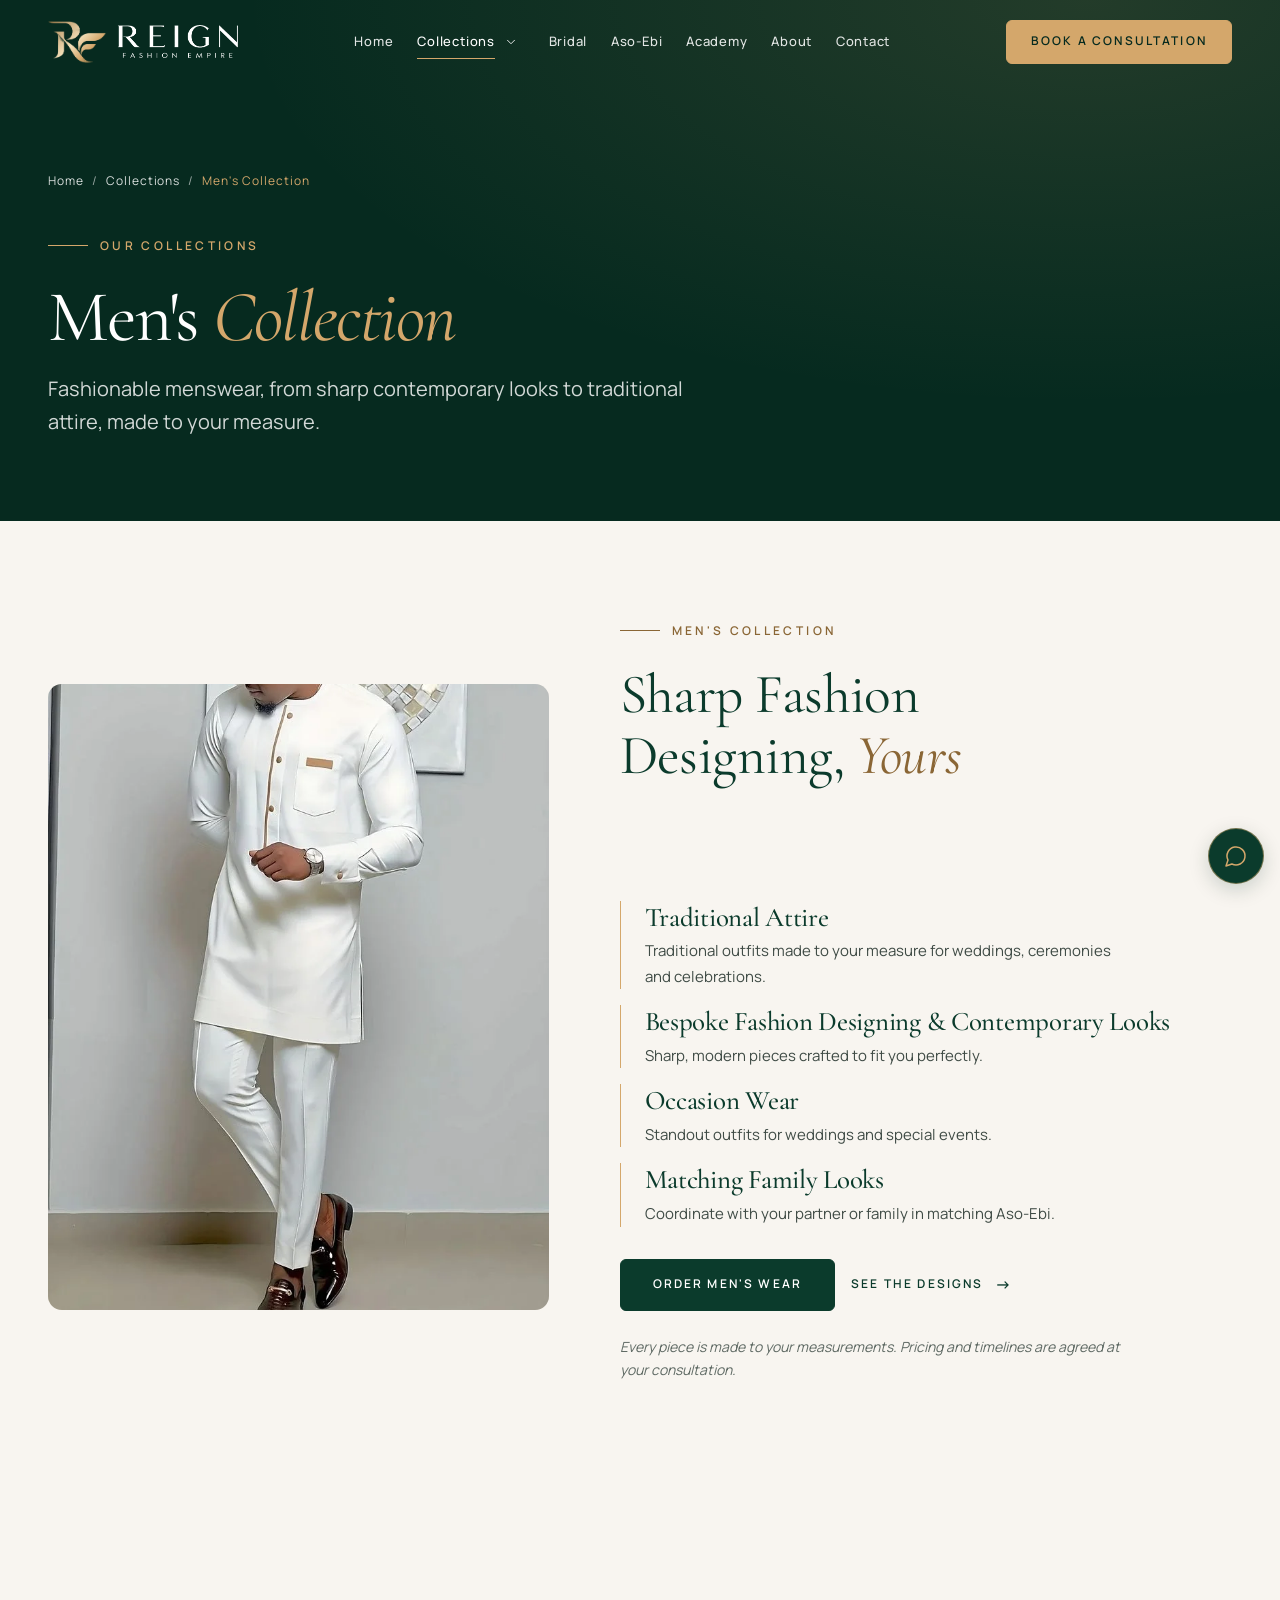
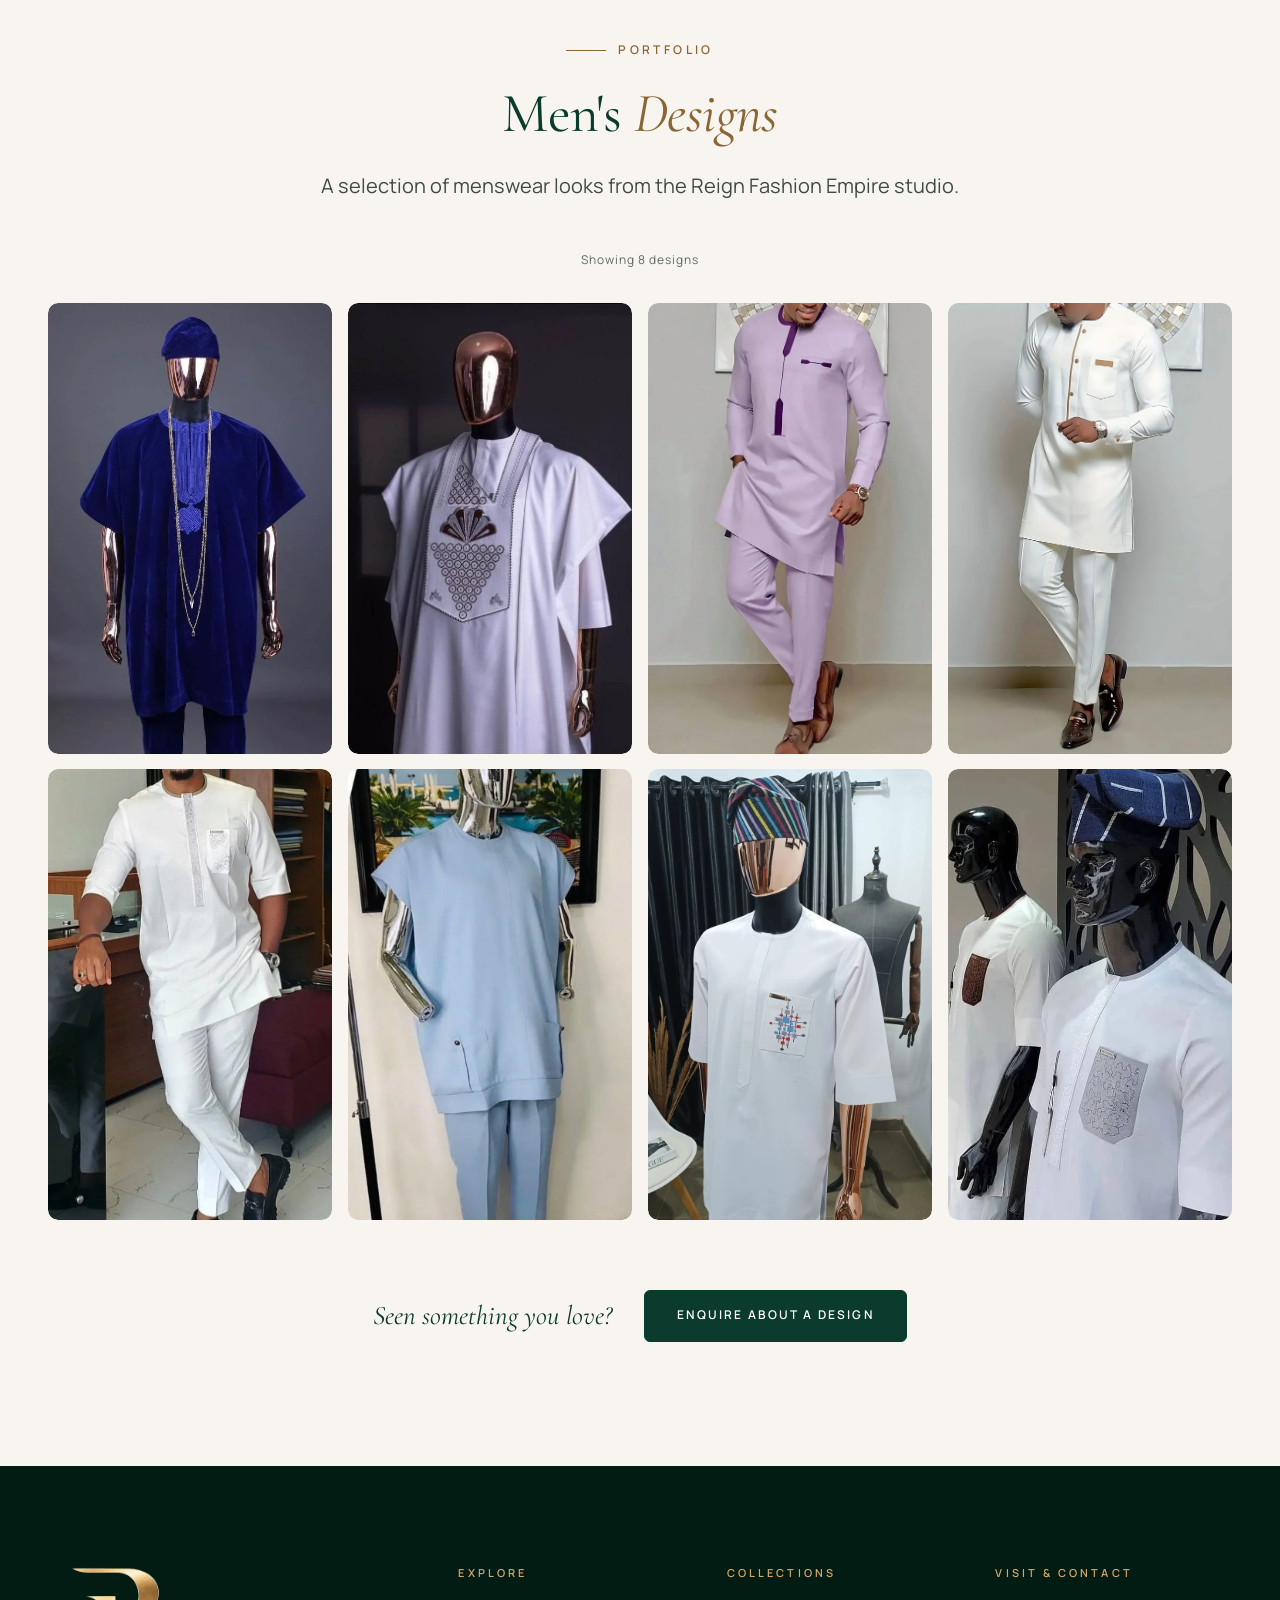
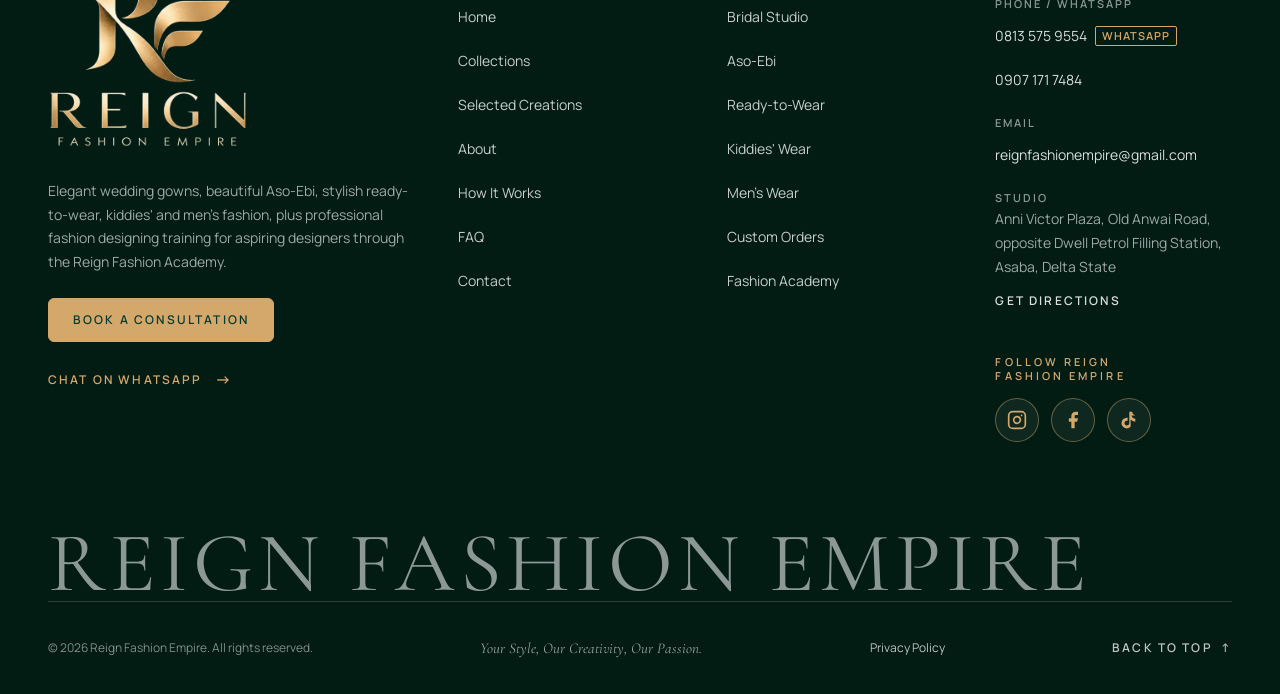
<file: men.html>
<!DOCTYPE html>
<html lang="en">
<head>
  <meta charset="UTF-8">
  <meta name="viewport" content="width=device-width, initial-scale=1">

  <title>Men's Collection | Reign Fashion Empire (Reignfashionempire), Asaba</title>
  <meta name="description" content="Fashionable men's wear made to measure in Asaba: traditional attire, bespoke fashion designing and occasion outfits by Reign Fashion Empire (Reignfashionempire).">
  <meta name="keywords" content="Reignfashionempire men, Reign Fashion Empire menswear, men fashion designing Asaba, agbada Asaba, senator wear, bespoke men fashion designer">
  <meta name="theme-color" content="#062A1F">

  <!-- Flags JS support so entrance animations never hide content when JS is off -->
  <script>document.documentElement.classList.add('js');</script>

  <link rel="canonical" href="https://reignfashionempire.com/men">

  <!-- Social sharing previews (WhatsApp, Facebook, X, LinkedIn) -->
  <meta property="og:type" content="website">
  <meta property="og:site_name" content="Reign Fashion Empire">
  <meta property="og:locale" content="en_NG">
  <meta property="og:title" content="Men's Collection | Reign Fashion Empire, Asaba">
  <meta property="og:description" content="Fashionable men's wear made to measure in Asaba: traditional attire, bespoke fashion designing and occasion outfits by Reign Fashion Empire (Reignfashionempire).">
  <meta property="og:url" content="https://reignfashionempire.com/men">
  <meta property="og:image" content="https://reignfashionempire.com/assets/images/brand/og-image.jpg">
  <meta property="og:image:width" content="1200">
  <meta property="og:image:height" content="630">
  <meta property="og:image:alt" content="Reign Fashion Empire logo in gold on deep green">
  <meta name="twitter:card" content="summary_large_image">
  <meta name="twitter:title" content="Men's Collection | Reign Fashion Empire, Asaba">
  <meta name="twitter:description" content="Fashionable men's wear made to measure in Asaba: traditional attire, bespoke fashion designing and occasion outfits by Reign Fashion Empire (Reignfashionempire).">
  <meta name="twitter:image" content="https://reignfashionempire.com/assets/images/brand/og-image.jpg">

  <!-- STRUCTURED DATA (generated): business details + FAQ for Google -->
  <!-- /STRUCTURED DATA -->

  <!-- Icons: gold RF monogram on brand green (generated from the logo) -->
  <link rel="icon" href="assets/favicon-48.png" type="image/png" sizes="48x48">
  <link rel="apple-touch-icon" href="assets/apple-touch-icon.png">

  <!-- Fonts -->
  <link rel="preconnect" href="https://fonts.googleapis.com">
  <link rel="preconnect" href="https://fonts.gstatic.com" crossorigin>
  <!-- Fonts load without blocking the page; text shows in a fallback font first -->
  <link rel="preload" as="style" href="https://fonts.googleapis.com/css2?family=Cormorant+Garamond:ital,wght@0,400;0,500;0,600;1,400;1,500&family=Manrope:wght@300;400;500;600&display=swap" onload="this.onload=null;this.rel='stylesheet'">
  <noscript><link rel="stylesheet" href="https://fonts.googleapis.com/css2?family=Cormorant+Garamond:ital,wght@0,400;0,500;0,600;1,400;1,500&family=Manrope:wght@300;400;500;600&display=swap"></noscript>

  <link rel="stylesheet" href="css/style.css">

</head>
<body data-page="men" data-gallery-include="men">

  <!-- LAYOUT:TOP (generated by tools/build-layout.js: edit there, not here) -->
  <a class="skip-link" href="#main">Skip to main content</a>

  <header class="site-header" id="site-header">
    <div class="container header-inner">
      <a href="./" class="wordmark brand">
        <span class="brand__mark" aria-hidden="true"></span>
        <span class="brand__word" aria-hidden="true"></span>
        <span class="visually-hidden">Reign Fashion Empire, home</span>
      </a>

      <nav class="primary-nav" aria-label="Primary">
        <ul class="nav-list">
          <li><a href="./" class="nav-link">Home</a></li>
          <li class="nav-item has-sub">
            <a href="collections" class="nav-link is-active">Collections</a>
            <button type="button" class="nav-sub-toggle" aria-expanded="false" aria-controls="sub-collections" aria-label="Show collections menu"><svg class="icon icon--chevron" viewBox="0 0 24 24" aria-hidden="true" focusable="false"><path d="m6 9 6 6 6-6"/></svg></button>
            <ul class="nav-sub" id="sub-collections">
              <li><a href="women" class="nav-sub-link">Women's Collection</a></li>
              <li><a href="men" class="nav-sub-link is-active" aria-current="page">Men's Collection</a></li>
              <li><a href="kids" class="nav-sub-link">Kiddies' Collection</a></li>
              <li><a href="collections" class="nav-sub-link">All Collections</a></li>
            </ul>
          </li>
          <li><a href="bridal" class="nav-link">Bridal</a></li>
          <li><a href="aso-ebi" class="nav-link">Aso-Ebi</a></li>
          <li><a href="academy" class="nav-link">Academy</a></li>
          <li><a href="about" class="nav-link">About</a></li>
          <li><a href="contact" class="nav-link">Contact</a></li>
        </ul>
      </nav>

      <a href="contact" class="btn btn--dark btn--sm header-cta">Book a Consultation</a>

      <button class="menu-toggle" id="menu-toggle" type="button"
              aria-expanded="false" aria-controls="mobile-menu" aria-label="Open menu">
        <span class="menu-toggle__bar"></span>
        <span class="menu-toggle__bar"></span>
      </button>
    </div>
  </header>

  <div class="mobile-menu" id="mobile-menu" role="dialog" aria-modal="true" aria-label="Site menu" hidden>
    <div class="mobile-menu__inner container">
      <nav aria-label="Mobile">
        <ul class="mobile-nav-list">
          <li><a href="./" class="mobile-nav-link">Home</a></li>
          <li><a href="collections" class="mobile-nav-link">Collections</a>
            <ul class="mobile-sub-list">
              <li><a href="women" class="mobile-sub-link">Women's Collection</a></li>
              <li><a href="men" class="mobile-sub-link is-active" aria-current="page">Men's Collection</a></li>
              <li><a href="kids" class="mobile-sub-link">Kiddies' Collection</a></li>
            </ul>
          </li>
          <li><a href="bridal" class="mobile-nav-link">Bridal</a></li>
          <li><a href="aso-ebi" class="mobile-nav-link">Aso-Ebi</a></li>
          <li><a href="academy" class="mobile-nav-link">Academy</a></li>
          <li><a href="about" class="mobile-nav-link">About</a></li>
          <li><a href="contact" class="mobile-nav-link">Contact</a></li>
        </ul>
      </nav>
      <div class="mobile-menu__footer">
        <a href="contact" class="btn btn--gold mobile-nav-link">Book a Consultation</a>
        <p class="mobile-menu__note">Bridal · Aso-Ebi · Ready-to-Wear · Academy</p>
      </div>
    </div>
  </div>
  <!-- /LAYOUT:TOP -->

  <main id="main">

    <section class="page-hero" aria-labelledby="page-title">
      <div class="container">
        <nav class="crumbs" aria-label="Breadcrumb"><a href="./">Home</a><span aria-hidden="true">/</span><a href="collections">Collections</a><span aria-hidden="true">/</span><span aria-current="page">Men's Collection</span></nav>
        <p class="eyebrow" data-edit="main-t1">Our Collections</p>
        <h1 id="page-title" class="display page-hero__title" data-edit="main-t15">Men's <em>Collection</em></h1>
        <p class="lead page-hero__lead" data-edit="main-t2">Fashionable menswear, from sharp contemporary looks to traditional attire, made to your measure.</p>
      </div>
    </section>

    <!-- ============================================================
         MEN'S COLLECTION: INTRODUCTION
         DRAFT offering text for the owner to review.
         IMAGE SLOT: men-feature — assets/images/men/men-white-tan-trim.webp (owner photo)
         ============================================================ -->
    <section class="section collection-intro" aria-labelledby="intro-title">
      <div class="container collection-intro__grid">
        <figure class="collection-intro__media reveal">
          <div class="img-slot ratio-portrait"><img src="assets/images/men/men-white-tan-trim.webp" alt="Reign Fashion Empire menswear: white long-sleeve kaftan with tan trim and buttons" width="736" height="981" loading="lazy" decoding="async" style="object-position: 50% 25%" data-edit="main-img1"></div>
        </figure>
        <div class="collection-intro__content">
          <p class="eyebrow reveal" data-edit="main-t3">Men's Collection</p>
          <h2 id="intro-title" class="h2 reveal" style="--d: 80ms" data-edit="main-t16">Sharp Fashion Designing, <em>Yours</em></h2>
          <p class="lead reveal" style="--d: 160ms" data-edit="main-t4">Menswear cut to your measurements and finished with care, for celebrations, ceremonies and everyday style.</p>
          <ul class="collection-intro__list reveal" style="--d: 220ms">
            <li><h3 class="collection-intro__item" data-edit="main-t5">Traditional Attire</h3><p data-edit="main-t6">Traditional outfits made to your measure for weddings, ceremonies and celebrations.</p></li>
            <li><h3 class="collection-intro__item" data-edit="main-t7">Bespoke Fashion Designing &amp; Contemporary Looks</h3><p data-edit="main-t8">Sharp, modern pieces crafted to fit you perfectly.</p></li>
            <li><h3 class="collection-intro__item" data-edit="main-t9">Occasion Wear</h3><p data-edit="main-t10">Standout outfits for weddings and special events.</p></li>
            <li><h3 class="collection-intro__item" data-edit="main-t11">Matching Family Looks</h3><p data-edit="main-t12">Coordinate with your partner or family in matching Aso-Ebi.</p></li>
          </ul>
          <div class="btn-row reveal" style="--d: 280ms">
            <a href="contact?service=men" class="btn btn--dark" data-service="men">Order Men's Wear</a>
            <a href="#gallery" class="link-arrow" data-edit="main-t13">See the Designs</a>
          </div>
          <p class="collection-intro__note reveal" data-edit="main-t14">Every piece is made to your measurements. Pricing and timelines are agreed at your consultation.</p>
        </div>
      </div>
    </section>


    <!-- ============================================================
         GALLERY — "Selected Creations"
         Every tile is a PLACEHOLDER. To add a real design:
           1. Put an <img> inside the tile's .img-slot, e.g.
              <img src="assets/images/gallery/bridal-01.jpg" alt="Ivory lace wedding gown with cathedral train"
                   width="800" height="1200" loading="lazy" data-full="assets/images/gallery/bridal-01-large.jpg">
              (data-full is optional: a larger file used in the lightbox)
           2. Update the title in .g-item__title.
         data-category must be one of: bridal, aso-ebi, ready-to-wear, kids, men.
         Tile sizes: g-item--tall (portrait), g-item--wide (landscape), none (standard).
         ============================================================ -->
    <section id="gallery" class="section gallery" aria-labelledby="gallery-title">
      <div class="container">

        <header class="section-head section-head--center">
          <p class="eyebrow reveal" data-edit="gallery-t1">Portfolio</p>
          <h2 id="gallery-title" class="h2 reveal" style="--d: 80ms" data-edit="gallery-t5">Men's <em>Designs</em></h2>
          <p class="lead reveal" style="--d: 160ms" data-edit="gallery-t2">
            A selection of menswear looks from the Reign Fashion Empire studio.
          </p>
        </header>

        <div class="gallery__filters reveal" role="group" aria-label="Filter designs by category">
          <button type="button" class="filter-btn" data-filter="all" aria-pressed="true">All Designs</button>
          <button type="button" class="filter-btn" data-filter="bridal" aria-pressed="false">Bridal</button>
          <button type="button" class="filter-btn" data-filter="aso-ebi" aria-pressed="false">Aso-Ebi</button>
          <button type="button" class="filter-btn" data-filter="ready-to-wear" aria-pressed="false">Ready-to-Wear</button>
          <button type="button" class="filter-btn" data-filter="kids" aria-pressed="false">Kiddies</button>
          <button type="button" class="filter-btn" data-filter="men" aria-pressed="false">Men</button>
        </div>

        <p class="gallery__status" id="gallery-status" aria-live="polite">Showing 54 designs</p>

        <ul class="gallery__grid" id="gallery-grid">
          <!-- Newest designs, added 27 Oct 2026 -->
          <li class="g-item g-item--tall" data-category="bridal">
            <button type="button" class="g-item__btn">
              <span class="img-slot"><img src="assets/images/bridal/bridal-pearl-overskirt-couple.jpg" alt="Reign Fashion Empire bridal: sleeveless pearl-beaded mermaid gown with a sculpted sweetheart bodice and a white satin overskirt, worn with a white lily bouquet beside the groom" width="768" height="1020" loading="lazy" decoding="async" style="object-position: 50% 25%"></span>
              <span class="g-item__caption"><span class="g-item__cat">Bridal</span><span class="g-item__title">Pearl Sweetheart Mermaid &amp; Groom</span></span>
            </button>
          </li>
          <li class="g-item g-item--tall" data-category="bridal">
            <button type="button" class="g-item__btn">
              <span class="img-slot"><img src="assets/images/bridal/bridal-pearl-sweetheart-overskirt.jpg" alt="Reign Fashion Empire bridal: sleeveless pearl-beaded mermaid gown with a sculpted sweetheart bodice, sheer illusion neckline and a sweeping white satin overskirt" width="899" height="1080" loading="lazy" decoding="async" style="object-position: 50% 20%"></span>
              <span class="g-item__caption"><span class="g-item__cat">Bridal</span><span class="g-item__title">Pearl Sweetheart Mermaid with Satin Overskirt</span></span>
            </button>
          </li>
          <li class="g-item g-item--tall" data-category="aso-ebi">
            <button type="button" class="g-item__btn">
              <span class="img-slot"><img src="assets/images/aso-ebi/aso-ebi-wine-velvet-lace-mermaid.jpg" alt="Reign Fashion Empire Aso-Ebi: wine velvet off-shoulder corset with lace bell sleeves, a beaded waistband and a wine lace mermaid skirt, at a studio fitting" width="608" height="1080" loading="lazy" decoding="async" style="object-position: 50% 20%"></span>
              <span class="g-item__caption"><span class="g-item__cat">Aso-Ebi</span><span class="g-item__title">Wine Velvet &amp; Lace Mermaid Gown</span></span>
            </button>
          </li>
          <li class="g-item g-item--tall" data-category="aso-ebi">
            <button type="button" class="g-item__btn">
              <span class="img-slot"><img src="assets/images/aso-ebi/aso-ebi-black-gold-sequin-mermaid.jpg" alt="Reign Fashion Empire Aso-Ebi: black and gold striped sequin mermaid gown with a halter corset bodice, worn with a gold gele" width="810" height="1080" loading="lazy" decoding="async" style="object-position: 50% 20%"></span>
              <span class="g-item__caption"><span class="g-item__cat">Aso-Ebi</span><span class="g-item__title">Black &amp; Gold Sequin Mermaid Gown</span></span>
            </button>
          </li>
          <li class="g-item g-item--tall" data-category="bridal">
            <button type="button" class="g-item__btn">
              <span class="img-slot"><img src="assets/images/bridal/bridal-pearl-sweetheart-overskirt-bouquet.jpg" alt="Reign Fashion Empire bridal: sleeveless pearl-beaded mermaid gown with a sculpted sweetheart bodice and a full white satin overskirt" width="482" height="856" loading="lazy" decoding="async" style="object-position: 50% 25%"></span>
              <span class="g-item__caption"><span class="g-item__cat">Bridal</span><span class="g-item__title">Pearl-Beaded Mermaid with Satin Overskirt</span></span>
            </button>
          </li>
          <!-- Added 25 Oct 2026 -->
          <li class="g-item g-item--tall" data-category="bridal">
            <button type="button" class="g-item__btn">
              <span class="img-slot"><img src="assets/images/bridal/bridal-pearl-mermaid-overskirt.jpg" alt="Reign Fashion Empire bridal: long-sleeve pearl-beaded mermaid gown with a sheer corset bodice and a detachable tulle overskirt with satin lapels" width="1200" height="1500" loading="lazy" decoding="async" style="object-position: 50% 20%"></span>
              <span class="g-item__caption"><span class="g-item__cat">Bridal</span><span class="g-item__title">Pearl Mermaid with Tulle Overskirt</span></span>
            </button>
          </li>
          <li class="g-item g-item--tall" data-category="bridal">
            <button type="button" class="g-item__btn">
              <span class="img-slot"><img src="assets/images/bridal/bridal-pearl-mermaid-staircase.jpg" alt="Reign Fashion Empire bridal: long-sleeve pearl-beaded mermaid gown with a sheer corset bodice, photographed on a grand red-carpet staircase" width="1200" height="1500" loading="lazy" decoding="async" style="object-position: 50% 25%"></span>
              <span class="g-item__caption"><span class="g-item__cat">Bridal</span><span class="g-item__title">Pearl-Beaded Long-Sleeve Mermaid Gown</span></span>
            </button>
          </li>
          <li class="g-item g-item--tall" data-category="bridal">
            <button type="button" class="g-item__btn">
              <span class="img-slot"><img src="assets/images/bridal/bridal-pearl-mermaid-doorway.jpg" alt="Reign Fashion Empire bridal: fitted pearl-beaded mermaid gown with sheer illusion sleeves, sculpted bust and a beaded choker collar" width="1200" height="1500" loading="lazy" decoding="async" style="object-position: 50% 20%"></span>
              <span class="g-item__caption"><span class="g-item__cat">Bridal</span><span class="g-item__title">Pearl Mermaid Gown &amp; Beaded Choker</span></span>
            </button>
          </li>
          <li class="g-item g-item--tall" data-category="bridal">
            <button type="button" class="g-item__btn">
              <span class="img-slot"><img src="assets/images/bridal/bridal-pearl-tulle-ballgown-back.jpg" alt="Reign Fashion Empire bridal: back view of a pearl-beaded illusion bodice with covered buttons, a sculpted satin bow and a full tulle ball-gown skirt" width="1200" height="1500" loading="lazy" decoding="async" style="object-position: 50% 20%"></span>
              <span class="g-item__caption"><span class="g-item__cat">Bridal</span><span class="g-item__title">Pearl Tulle Ball Gown with Satin Bow</span></span>
            </button>
          </li>
          <!-- Added 23 Oct 2026 -->
          <li class="g-item g-item--tall" data-category="ready-to-wear">
            <button type="button" class="g-item__btn">
              <span class="img-slot"><img src="assets/images/ready-to-wear/ready-to-wear-red-satin-mermaid-gloves.jpg" alt="Reign Fashion Empire ready-to-wear: red satin mermaid gown with a crystal-trimmed nude corset bodice and matching red opera gloves" width="834" height="1080" loading="lazy" decoding="async" style="object-position: 50% 20%"></span>
              <span class="g-item__caption"><span class="g-item__cat">Ready-to-Wear</span><span class="g-item__title">Red Satin Mermaid Gown &amp; Opera Gloves</span></span>
            </button>
          </li>
          <li class="g-item g-item--tall" data-category="ready-to-wear">
            <button type="button" class="g-item__btn">
              <span class="img-slot"><img src="assets/images/ready-to-wear/ready-to-wear-black-white-collar-pencil-walk.jpg" alt="Reign Fashion Empire ready-to-wear: black V-neck pencil midi dress layered over a white collared shirt with turned-back cuffs" width="892" height="1114" loading="lazy" decoding="async" style="object-position: 50% 20%"></span>
              <span class="g-item__caption"><span class="g-item__cat">Ready-to-Wear</span><span class="g-item__title">Black &amp; White Collared Pencil Midi</span></span>
            </button>
          </li>
          <li class="g-item g-item--tall" data-category="ready-to-wear">
            <button type="button" class="g-item__btn">
              <span class="img-slot"><img src="assets/images/ready-to-wear/ready-to-wear-royal-blue-sequin-cape.jpg" alt="Reign Fashion Empire ready-to-wear: royal blue pencil midi dress with sculpted sequinned cape shoulders, worn with a matching wide-brim fascinator" width="993" height="1280" loading="lazy" decoding="async" style="object-position: 50% 20%"></span>
              <span class="g-item__caption"><span class="g-item__cat">Ready-to-Wear</span><span class="g-item__title">Royal Blue Sequin-Cape Midi Dress</span></span>
            </button>
          </li>
          <li class="g-item g-item--tall" data-category="ready-to-wear">
            <button type="button" class="g-item__btn">
              <span class="img-slot"><img src="assets/images/ready-to-wear/ready-to-wear-royal-blue-belted-cape.jpg" alt="Reign Fashion Empire ready-to-wear: royal blue fitted dress with sequinned cape shoulders and a gold-buckle statement belt, with a feathered fascinator" width="851" height="1080" loading="lazy" decoding="async" style="object-position: 50% 20%"></span>
              <span class="g-item__caption"><span class="g-item__cat">Ready-to-Wear</span><span class="g-item__title">Royal Blue Belted Sequin-Cape Dress</span></span>
            </button>
          </li>
          <li class="g-item g-item--tall" data-category="ready-to-wear">
            <button type="button" class="g-item__btn">
              <span class="img-slot"><img src="assets/images/ready-to-wear/ready-to-wear-black-white-collar-shift.jpg" alt="Reign Fashion Empire ready-to-wear: black V-neck shift dress layered over a crisp white collared shirt with turned-back cuffs" width="1024" height="1280" loading="lazy" decoding="async" style="object-position: 50% 25%"></span>
              <span class="g-item__caption"><span class="g-item__cat">Ready-to-Wear</span><span class="g-item__title">Black &amp; White Collared Shift Dress</span></span>
            </button>
          </li>
          <li class="g-item g-item--tall" data-category="ready-to-wear">
            <button type="button" class="g-item__btn">
              <span class="img-slot"><img src="assets/images/ready-to-wear/ready-to-wear-wine-tulle-drape.jpg" alt="Reign Fashion Empire ready-to-wear: wine-red one-shoulder ruched tulle gown with a crystal-trimmed corset bodice, sequinned skirt and floor-length shoulder drape" width="1024" height="1280" loading="lazy" decoding="async" style="object-position: 50% 20%"></span>
              <span class="g-item__caption"><span class="g-item__cat">Ready-to-Wear</span><span class="g-item__title">Wine Tulle One-Shoulder Draped Gown</span></span>
            </button>
          </li>
          <li class="g-item g-item--tall" data-category="aso-ebi">
            <button type="button" class="g-item__btn">
              <span class="img-slot"><img src="assets/images/aso-ebi/aso-ebi-black-white-collar-dress.jpg" alt="Reign Fashion Empire Aso-Ebi: black fitted V-neck pencil dress over a white collared shirt with turned-back cuffs" width="476" height="655" loading="lazy" decoding="async" style="object-position: 50% 20%"></span>
              <span class="g-item__caption"><span class="g-item__cat">Aso-Ebi</span><span class="g-item__title">Black &amp; White Collared Pencil Dress</span></span>
            </button>
          </li>
          <!-- Added 21 Oct 2026 -->
          <li class="g-item g-item--tall" data-category="aso-ebi">
            <button type="button" class="g-item__btn">
              <span class="img-slot"><img src="assets/images/aso-ebi/aso-ebi-plum-fringe-offshoulder.jpg" alt="Reign Fashion Empire Aso-Ebi: plum damask off-shoulder gown with beaded fringe, crystal bodice and sleeve cuffs, with matching gele" width="471" height="594" loading="lazy" decoding="async" style="object-position: 50% 20%"></span>
              <span class="g-item__caption"><span class="g-item__cat">Aso-Ebi</span><span class="g-item__title">Plum Damask Fringed Off-Shoulder Gown</span></span>
            </button>
          </li>
          <li class="g-item g-item--tall" data-category="aso-ebi">
            <button type="button" class="g-item__btn">
              <span class="img-slot"><img src="assets/images/aso-ebi/aso-ebi-ivory-drape-mermaid.jpg" alt="Reign Fashion Empire Aso-Ebi: ivory corset mermaid gown with a draped off-shoulder neckline and long shoulder sash" width="325" height="481" loading="lazy" decoding="async" style="object-position: 50% 20%"></span>
              <span class="g-item__caption"><span class="g-item__cat">Aso-Ebi</span><span class="g-item__title">Ivory Drape-Shoulder Mermaid Gown</span></span>
            </button>
          </li>
          <li class="g-item g-item--tall" data-category="aso-ebi">
            <button type="button" class="g-item__btn">
              <span class="img-slot"><img src="assets/images/aso-ebi/aso-ebi-scarlet-coral-duo.jpg" alt="Reign Fashion Empire Aso-Ebi: two coordinated scarlet looks, a tiered mermaid gown with coral beads and a sequinned mini dress with sculpted bow shoulders" width="330" height="469" loading="lazy" decoding="async" style="object-position: 50% 20%"></span>
              <span class="g-item__caption"><span class="g-item__cat">Aso-Ebi</span><span class="g-item__title">Scarlet Tiered Mermaid &amp; Bow Mini Duo</span></span>
            </button>
          </li>
          <li class="g-item g-item--tall" data-category="aso-ebi">
            <button type="button" class="g-item__btn">
              <span class="img-slot"><img src="assets/images/aso-ebi/aso-ebi-scarlet-bow-mini.jpg" alt="Reign Fashion Empire Aso-Ebi: scarlet sequinned lace mini dress with a sculpted bow across the shoulders" width="327" height="423" loading="lazy" decoding="async" style="object-position: 50% 20%"></span>
              <span class="g-item__caption"><span class="g-item__cat">Aso-Ebi</span><span class="g-item__title">Scarlet Bow-Shoulder Lace Mini Dress</span></span>
            </button>
          </li>
          <li class="g-item g-item--tall" data-category="bridal">
            <button type="button" class="g-item__btn">
              <span class="img-slot"><img src="assets/images/bridal/bridal-pearl-bouquet.jpg" alt="Reign Fashion Empire bridal: pearl-beaded illusion gown with sheer sleeves, held with a bouquet of white roses and orange ranunculus" width="864" height="1080" loading="lazy" decoding="async" style="object-position: 50% 40%"></span>
              <span class="g-item__caption"><span class="g-item__cat">Bridal</span><span class="g-item__title">Pearl-Beaded Illusion Gown</span></span>
            </button>
          </li>
          <li class="g-item g-item--tall" data-category="aso-ebi">
            <button type="button" class="g-item__btn">
              <span class="img-slot"><img src="assets/images/aso-ebi/aso-ebi-silver-sculpted-gown.jpg" alt="Reign Fashion Empire Aso-Ebi: silver sculpted corset gown with off-shoulder straps, beaded lace skirt, gold gele and hand fan" width="826" height="1280" loading="lazy" decoding="async" style="object-position: 50% 20%"></span>
              <span class="g-item__caption"><span class="g-item__cat">Aso-Ebi</span><span class="g-item__title">Silver &amp; Gold Sculpted Corset Gown</span></span>
            </button>
          </li>
          <li class="g-item g-item--tall" data-category="aso-ebi">
            <button type="button" class="g-item__btn">
              <span class="img-slot"><img src="assets/images/aso-ebi/aso-ebi-chocolate-velvet-lace.jpg" alt="Reign Fashion Empire Aso-Ebi: Chocolate velvet halter bodice with a beaded brown lace skirt, matching gele and coral beads" width="1028" height="1600" loading="lazy" decoding="async" style="object-position: 50% 20%"></span>
              <span class="g-item__caption"><span class="g-item__cat">Aso-Ebi</span><span class="g-item__title">Chocolate Velvet &amp; Beaded Lace</span></span>
            </button>
          </li>
          <li class="g-item g-item--tall" data-category="aso-ebi">
            <button type="button" class="g-item__btn">
              <span class="img-slot"><img src="assets/images/aso-ebi/aso-ebi-gold-mirror-mini.jpg" alt="Reign Fashion Empire Aso-Ebi: Gold mirror-sequin halter mini dress with a beaded waist" width="1040" height="1280" loading="lazy" decoding="async" style="object-position: 50% 25%"></span>
              <span class="g-item__caption"><span class="g-item__cat">Aso-Ebi</span><span class="g-item__title">Gold Mirror-Sequin Mini Dress</span></span>
            </button>
          </li>
          <li class="g-item g-item--tall" data-category="ready-to-wear">
            <button type="button" class="g-item__btn">
              <span class="img-slot"><img src="assets/images/ready-to-wear/ready-to-wear-black-drop-waist-gown.jpg" alt="Reign Fashion Empire ready-to-wear: Black asymmetric-neckline fitted bodice with a gathered drop-waist maxi skirt" width="853" height="1068" loading="lazy" decoding="async" style="object-position: 50% 20%"></span>
              <span class="g-item__caption"><span class="g-item__cat">Ready-to-Wear</span><span class="g-item__title">Black Asymmetric Drop-Waist Gown</span></span>
            </button>
          </li>
          <li class="g-item g-item--tall" data-category="bridal">
            <button type="button" class="g-item__btn">
              <span class="img-slot"><img src="assets/images/bridal/gown-crystal-corset.webp" alt="Reign Fashion Empire bridal: crystal-studded corset mermaid gown with a dramatic sparkling train" width="1200" height="1500" loading="lazy" decoding="async" style="object-position: 50% 30%"></span>
              <span class="g-item__caption"><span class="g-item__cat">Bridal</span><span class="g-item__title">Crystal Corset Mermaid</span></span>
            </button>
          </li>
          <li class="g-item g-item--tall" data-category="aso-ebi">
            <button type="button" class="g-item__btn">
              <span class="img-slot"><img src="assets/images/aso-ebi/aso-ebi-champagne-rose.jpg" alt="Reign Fashion Empire Aso-Ebi: Draped champagne &amp; rose gold beaded corset gown with pleated gold gele" width="1080" height="1920" loading="lazy" decoding="async" style="object-position: 50% 15%"></span>
              <span class="g-item__caption"><span class="g-item__cat">Aso-Ebi</span><span class="g-item__title">Champagne Rose Beaded Corset</span></span>
            </button>
          </li>
          <li class="g-item g-item--tall" data-category="ready-to-wear">
            <button type="button" class="g-item__btn">
              <span class="img-slot"><img src="assets/images/ready-to-wear/ready-to-wear-burgundy-jumpsuit.jpg" alt="Reign Fashion Empire ready-to-wear: Burgundy fashion-designed peplum jumpsuit with draped shoulder sash and straight trousers" width="535" height="1024" loading="lazy" decoding="async" style="object-position: 50% 15%"></span>
              <span class="g-item__caption"><span class="g-item__cat">Ready-to-Wear</span><span class="g-item__title">Burgundy Peplum Sash Jumpsuit</span></span>
            </button>
          </li>
          <li class="g-item g-item--tall" data-category="men">
            <button type="button" class="g-item__btn">
              <span class="img-slot"><img src="assets/images/men/men-royal-velvet.webp" alt="Reign Fashion Empire menswear: royal blue velvet kaftan with an embroidered neckline and matching cap" width="735" height="909" loading="lazy" decoding="async" style="object-position: 50% 20%"></span>
              <span class="g-item__caption"><span class="g-item__cat">Men</span><span class="g-item__title">Royal Velvet Kaftan</span></span>
            </button>
          </li>
          <li class="g-item g-item--tall" data-category="kids">
            <button type="button" class="g-item__btn">
              <span class="img-slot"><img src="assets/images/kids/kids-royal-isiagu.jpg" alt="Reign Fashion Empire kiddies: Young boy in royal burgundy Isiagu outfit with red cap, coral beads and ceremonial fan" width="507" height="604" loading="lazy" decoding="async" style="object-position: 50% 15%"></span>
              <span class="g-item__caption"><span class="g-item__cat">Kiddies</span><span class="g-item__title">Royal Isiagu Ceremonial Regalia</span></span>
            </button>
          </li>
          <li class="g-item g-item--tall" data-category="aso-ebi">
            <button type="button" class="g-item__btn">
              <span class="img-slot"><img src="assets/images/aso-ebi/aso-ebi-regal-purple.jpg" alt="Reign Fashion Empire Aso-Ebi: Regal purple corset gown with floral brocade sequins and sculptured purple gele" width="1080" height="1350" loading="lazy" decoding="async" style="object-position: 50% 15%"></span>
              <span class="g-item__caption"><span class="g-item__cat">Aso-Ebi</span><span class="g-item__title">Regal Purple Brocade Corset</span></span>
            </button>
          </li>
          <li class="g-item g-item--tall" data-category="bridal">
            <button type="button" class="g-item__btn">
              <span class="img-slot"><img src="assets/images/bridal/gown-feather-ballgown.webp" alt="Reign Fashion Empire bridal: off-shoulder ball gown with feather sleeves and sequinned embroidery" width="1200" height="1500" loading="lazy" decoding="async" style="object-position: 50% 30%"></span>
              <span class="g-item__caption"><span class="g-item__cat">Bridal</span><span class="g-item__title">Feather Ball Gown</span></span>
            </button>
          </li>
          <li class="g-item g-item--tall" data-category="ready-to-wear">
            <button type="button" class="g-item__btn">
              <span class="img-slot"><img src="assets/images/ready-to-wear/ready-to-wear-sky-blue-dress.jpg" alt="Reign Fashion Empire ready-to-wear: Sky blue fashion-designed mini dress with draped satin sash and flap pockets" width="736" height="870" loading="lazy" decoding="async" style="object-position: 50% 20%"></span>
              <span class="g-item__caption"><span class="g-item__cat">Ready-to-Wear</span><span class="g-item__title">Sky Blue Draped Mini Dress</span></span>
            </button>
          </li>
          <li class="g-item g-item--tall" data-category="ready-to-wear">
            <button type="button" class="g-item__btn">
              <span class="img-slot"><img src="assets/images/ready-to-wear/ready-to-wear-burnt-orange-midi.jpg" alt="Reign Fashion Empire ready-to-wear: Burnt orange structured pencil midi dress with dramatic fluted sleeves and statement collar" width="483" height="635" loading="lazy" decoding="async" style="object-position: 50% 20%"></span>
              <span class="g-item__caption"><span class="g-item__cat">Ready-to-Wear</span><span class="g-item__title">Burnt Orange Fluted-Sleeve Midi Dress</span></span>
            </button>
          </li>
          <li class="g-item g-item--tall" data-category="ready-to-wear">
            <button type="button" class="g-item__btn">
              <span class="img-slot"><img src="assets/images/ready-to-wear/ready-to-wear-terracotta-bow-dress.jpg" alt="Reign Fashion Empire ready-to-wear: Terracotta puff-sleeve A-line dress with side bow accents and flared skirt" width="335" height="597" loading="lazy" decoding="async" style="object-position: 50% 15%"></span>
              <span class="g-item__caption"><span class="g-item__cat">Ready-to-Wear</span><span class="g-item__title">Terracotta Bow-Accent Flare Dress</span></span>
            </button>
          </li>
          <li class="g-item g-item--tall" data-category="men">
            <button type="button" class="g-item__btn">
              <span class="img-slot"><img src="assets/images/men/men-white-agbada.webp" alt="Reign Fashion Empire menswear: white agbada with an ornate embroidered front panel" width="735" height="916" loading="lazy" decoding="async" style="object-position: 50% 25%"></span>
              <span class="g-item__caption"><span class="g-item__cat">Men</span><span class="g-item__title">White Embroidered Agbada</span></span>
            </button>
          </li>
          <li class="g-item g-item--tall" data-category="kids">
            <button type="button" class="g-item__btn">
              <span class="img-slot"><img src="assets/images/kids/kids-ankara-lace-dress.jpg" alt="Reign Fashion Empire kiddies: Little girl Ankara print dress layered with white floral lace overlay and ribbon waist bow" width="720" height="886" loading="lazy" decoding="async" style="object-position: 50% 25%"></span>
              <span class="g-item__caption"><span class="g-item__cat">Kiddies</span><span class="g-item__title">Ankara &amp; Lace Party Ballgown</span></span>
            </button>
          </li>
          <li class="g-item g-item--tall" data-category="bridal">
            <button type="button" class="g-item__btn">
              <span class="img-slot"><img src="assets/images/bridal/gown-pearl-mermaid-veil.webp" alt="Reign Fashion Empire bridal: strapless pearl-encrusted mermaid gown with a full tulle skirt and pearl-edged veil" width="1200" height="1500" loading="lazy" decoding="async" style="object-position: 50% 30%"></span>
              <span class="g-item__caption"><span class="g-item__cat">Bridal</span><span class="g-item__title">Pearl Mermaid &amp; Veil</span></span>
            </button>
          </li>
          <li class="g-item g-item--tall" data-category="aso-ebi">
            <button type="button" class="g-item__btn">
              <span class="img-slot"><img src="assets/images/aso-ebi/aso-ebi-gold-sculpture.jpg" alt="Reign Fashion Empire Aso-Ebi: Architectural imperial gold mirrored gown with 3D leaf shoulder wings on staircase" width="1080" height="1920" loading="lazy" decoding="async" style="object-position: 50% 15%"></span>
              <span class="g-item__caption"><span class="g-item__cat">Aso-Ebi</span><span class="g-item__title">Architectural Gold Mirrored Gown</span></span>
            </button>
          </li>
          <li class="g-item g-item--tall" data-category="aso-ebi">
            <button type="button" class="g-item__btn">
              <span class="img-slot"><img src="assets/images/aso-ebi/aso-ebi-emerald-corset.jpg" alt="Reign Fashion Empire Aso-Ebi: Royal emerald green beaded corset gown with slit, matching hand fan and emerald gele" width="1080" height="1920" loading="lazy" decoding="async" style="object-position: 50% 15%"></span>
              <span class="g-item__caption"><span class="g-item__cat">Aso-Ebi</span><span class="g-item__title">Emerald Beaded Royal Corset</span></span>
            </button>
          </li>
          <li class="g-item g-item--tall" data-category="aso-ebi">
            <button type="button" class="g-item__btn">
              <span class="img-slot"><img src="assets/images/aso-ebi/aso-ebi-crimson-silver.jpg" alt="Reign Fashion Empire Aso-Ebi: Scarlet red lace gown with silver crystal bodice, sheer sleeves and sculpted crimson gele" width="495" height="619" loading="lazy" decoding="async" style="object-position: 50% 15%"></span>
              <span class="g-item__caption"><span class="g-item__cat">Aso-Ebi</span><span class="g-item__title">Scarlet Crystal &amp; Silver Bodice Gown</span></span>
            </button>
          </li>
          <li class="g-item g-item--tall" data-category="aso-ebi">
            <button type="button" class="g-item__btn">
              <span class="img-slot"><img src="assets/images/aso-ebi/aso-ebi-ruby-corset.jpg" alt="Reign Fashion Empire Aso-Ebi: Ruby red beaded off-shoulder gown with matching hand fan and sculpted ruby gele" width="399" height="501" loading="lazy" decoding="async" style="object-position: 50% 15%"></span>
              <span class="g-item__caption"><span class="g-item__cat">Aso-Ebi</span><span class="g-item__title">Ruby Beaded Off-Shoulder Gown</span></span>
            </button>
          </li>
          <li class="g-item g-item--tall" data-category="aso-ebi">
            <button type="button" class="g-item__btn">
              <span class="img-slot"><img src="assets/images/aso-ebi/aso-ebi-bronze-sequin.jpg" alt="Reign Fashion Empire Aso-Ebi: Bronze and chocolate beaded corset gown with ornate neckline and pleated gold gele" width="819" height="1024" loading="lazy" decoding="async" style="object-position: 50% 15%"></span>
              <span class="g-item__caption"><span class="g-item__cat">Aso-Ebi</span><span class="g-item__title">Bronze Sequinned Luxury Corset</span></span>
            </button>
          </li>
          <li class="g-item g-item--tall" data-category="aso-ebi">
            <button type="button" class="g-item__btn">
              <span class="img-slot"><img src="assets/images/aso-ebi/aso-ebi-lilac-feather.jpg" alt="Reign Fashion Empire Aso-Ebi: Lilac rose lace gown with crystal neckline, dramatic feather cuffs and royal purple gele" width="452" height="678" loading="lazy" decoding="async" style="object-position: 50% 15%"></span>
              <span class="g-item__caption"><span class="g-item__cat">Aso-Ebi</span><span class="g-item__title">Lilac Rose Lace with Feather Cuffs</span></span>
            </button>
          </li>
          <li class="g-item g-item--tall" data-category="men">
            <button type="button" class="g-item__btn">
              <span class="img-slot"><img src="assets/images/men/men-lilac-kaftan.webp" alt="Reign Fashion Empire menswear: lilac kaftan with purple placket trim and matching trousers" width="720" height="959" loading="lazy" decoding="async" style="object-position: 50% 30%"></span>
              <span class="g-item__caption"><span class="g-item__cat">Men</span><span class="g-item__title">Lilac Kaftan Set</span></span>
            </button>
          </li>
          <li class="g-item g-item--tall" data-category="aso-ebi">
            <button type="button" class="g-item__btn">
              <span class="img-slot"><img src="assets/images/aso-ebi/aso-ebi-espresso-corset.jpg" alt="Reign Fashion Empire Aso-Ebi: Espresso brown structured corset gown with sheer sleeves and matching turban" width="480" height="640" loading="lazy" decoding="async" style="object-position: 50% 20%"></span>
              <span class="g-item__caption"><span class="g-item__cat">Aso-Ebi</span><span class="g-item__title">Espresso Beaded Corset &amp; Turban</span></span>
            </button>
          </li>
          <li class="g-item" data-category="men">
            <button type="button" class="g-item__btn">
              <span class="img-slot"><img src="assets/images/men/men-white-tan-trim.webp" alt="Reign Fashion Empire menswear: white long-sleeve kaftan with tan trim and buttons" width="736" height="981" loading="lazy" decoding="async" style="object-position: 50% 25%"></span>
              <span class="g-item__caption"><span class="g-item__cat">Men</span><span class="g-item__title">White Tan-Trim Kaftan</span></span>
            </button>
          </li>
          <li class="g-item" data-category="men">
            <button type="button" class="g-item__btn">
              <span class="img-slot"><img src="assets/images/men/men-white-embellished.webp" alt="Reign Fashion Empire menswear: white kaftan with an embellished placket and embroidered pocket" width="651" height="1024" loading="lazy" decoding="async" style="object-position: 50% 25%"></span>
              <span class="g-item__caption"><span class="g-item__cat">Men</span><span class="g-item__title">Embellished White Kaftan</span></span>
            </button>
          </li>
          <li class="g-item g-item--tall" data-category="men">
            <button type="button" class="g-item__btn">
              <span class="img-slot"><img src="assets/images/men/men-powder-blue.webp" alt="Reign Fashion Empire menswear: powder-blue sleeveless tunic with pockets and matching trousers" width="736" height="1470" loading="lazy" decoding="async" style="object-position: 50% 25%"></span>
              <span class="g-item__caption"><span class="g-item__cat">Men</span><span class="g-item__title">Powder Blue Two-Piece</span></span>
            </button>
          </li>
          <li class="g-item" data-category="men">
            <button type="button" class="g-item__btn">
              <span class="img-slot"><img src="assets/images/men/men-white-geometric.webp" alt="Reign Fashion Empire menswear: white kaftan with a geometric embroidered pocket and striped cap" width="736" height="1305" loading="lazy" decoding="async" style="object-position: 50% 20%"></span>
              <span class="g-item__caption"><span class="g-item__cat">Men</span><span class="g-item__title">Geometric Pocket Kaftan</span></span>
            </button>
          </li>
          <li class="g-item" data-category="men">
            <button type="button" class="g-item__btn">
              <span class="img-slot"><img src="assets/images/men/men-white-pocket-duo.webp" alt="Reign Fashion Empire menswear: white kaftans with embroidered pockets and a striped cap" width="720" height="872" loading="lazy" decoding="async" style="object-position: 50% 30%"></span>
              <span class="g-item__caption"><span class="g-item__cat">Men</span><span class="g-item__title">Embroidered Pocket Kaftans</span></span>
            </button>
          </li>
          <li class="g-item g-item--tall" data-category="kids">
            <button type="button" class="g-item__btn">
              <span class="img-slot"><img src="assets/images/kids/kids-royal-blue-senator.jpg" alt="Reign Fashion Empire kiddies: Boy in royal blue short-sleeve senator suit with sleeve cutouts and purple bead necklace" width="576" height="1024" loading="lazy" decoding="async" style="object-position: 50% 15%"></span>
              <span class="g-item__caption"><span class="g-item__cat">Kiddies</span><span class="g-item__title">Royal Blue Senator Two-Piece</span></span>
            </button>
          </li>
          <li class="g-item g-item--tall" data-category="kids">
            <button type="button" class="g-item__btn">
              <span class="img-slot"><img src="assets/images/kids/kids-tiered-african-print.jpg" alt="Reign Fashion Empire kiddies: Young girl in yellow, green and red geometric African print flared dress with tiered skirt" width="235" height="350" loading="lazy" decoding="async" style="object-position: 50% 15%"></span>
              <span class="g-item__caption"><span class="g-item__cat">Kiddies</span><span class="g-item__title">Tiered African Print Flare Dress</span></span>
            </button>
          </li>
          <li class="g-item g-item--tall" data-category="kids">
            <button type="button" class="g-item__btn">
              <span class="img-slot"><img src="assets/images/kids/kids-one-shoulder-rosette.jpg" alt="Reign Fashion Empire kiddies: Toddler girl one-shoulder Ankara dress with navy floral lace trims and waist rosette flower" width="810" height="997" loading="lazy" decoding="async" style="object-position: 50% 20%"></span>
              <span class="g-item__caption"><span class="g-item__cat">Kiddies</span><span class="g-item__title">One-Shoulder Ankara Rosette Dress</span></span>
            </button>
          </li>
        </ul>

        <div class="gallery__cta reveal">
          <p class="gallery__cta-text" data-edit="gallery-t3">Seen something you love?</p>
          <a href="contact" class="btn btn--dark" data-edit="gallery-t4">Enquire About a Design</a>
        </div>
      </div>
    </section>

    <!-- Lightbox (native <dialog>: focus is contained and Escape closes it) -->
    <dialog class="lightbox" id="lightbox" aria-labelledby="lightbox-title">
      <div class="lightbox__inner">
        <button type="button" class="lightbox__btn lightbox__close" data-lightbox="close" aria-label="Close gallery viewer">
          <svg viewBox="0 0 24 24" aria-hidden="true" focusable="false"><path d="M18 6 6 18"/><path d="m6 6 12 12"/></svg>
        </button>

        <button type="button" class="lightbox__btn lightbox__nav lightbox__nav--prev" data-lightbox="prev" aria-label="Previous design">
          <svg viewBox="0 0 24 24" aria-hidden="true" focusable="false"><path d="m15 18-6-6 6-6"/></svg>
        </button>

        <figure class="lightbox__figure">
          <div class="lightbox__media" id="lightbox-media"></div>
          <figcaption class="lightbox__caption">
            <div>
              <p class="lightbox__cat" id="lightbox-cat"></p>
              <h3 class="lightbox__title" id="lightbox-title"></h3>
            </div>
            <div class="lightbox__meta">
              <p class="lightbox__count" id="lightbox-count"></p>
              <a href="contact" class="link-arrow lightbox__enquire" id="lightbox-enquire">Enquire</a>
            </div>
          </figcaption>
        </figure>

        <button type="button" class="lightbox__btn lightbox__nav lightbox__nav--next" data-lightbox="next" aria-label="Next design">
          <svg viewBox="0 0 24 24" aria-hidden="true" focusable="false"><path d="m9 18 6-6-6-6"/></svg>
        </button>
      </div>
    </dialog>

    <!-- Floating WhatsApp shortcut (shown by script only when a number is configured) -->
    <a class="wa-float" data-whatsapp target="_blank" rel="noopener" aria-label="Chat with Reign Fashion Empire on WhatsApp" hidden>
      <svg class="icon" viewBox="0 0 24 24" aria-hidden="true" focusable="false"><path d="M7.9 20A9 9 0 1 0 4 16.1L2 22Z"/></svg>
    </a>

  </main>

  <!-- LAYOUT:FOOTER (generated by tools/build-layout.js from tools/layout/footer.html) -->
  <!-- ============================================================
       FOOTER
       Contact details and social links are filled from SITE_CONFIG in
       js/script.js. Privacy / terms links are intentionally omitted until
       those pages exist.
       ============================================================ -->
  <footer class="site-footer on-dark" aria-labelledby="footer-title">
    <h2 id="footer-title" class="visually-hidden">Reign Fashion Empire site footer</h2>
    <div class="container">

      <div class="footer__top">
        <div class="footer__brand">
          <!-- LOGO: full stacked logo in metallic gold, transparent background -->
          <a href="./" class="footer__logo">
            <picture>
              <source srcset="assets/images/brand/logo-full-gold.webp" type="image/webp">
              <img src="assets/images/brand/logo-full-gold.png" alt="Reign Fashion Empire, back to top"
                   width="480" height="438" loading="lazy" decoding="async">
            </picture>
          </a>
          <p class="footer__desc">
            Elegant wedding gowns, beautiful Aso-Ebi, stylish ready-to-wear, kiddies' and men's
            fashion, plus professional fashion designing training for aspiring designers through the Reign Fashion Academy.
          </p>
          <div class="btn-row">
            <a href="contact" class="btn btn--gold btn--sm">Book a Consultation</a>
            <a class="link-arrow footer__wa" data-whatsapp target="_blank" rel="noopener" hidden>Chat on WhatsApp</a>
          </div>
        </div>

        <nav class="footer__col" aria-label="Footer: explore">
          <h3 class="footer__heading">Explore</h3>
          <ul class="footer__links">
            <li><a href="./">Home</a></li>
            <li><a href="collections">Collections</a></li>
            <li><a href="collections#gallery">Selected Creations</a></li>
            <li><a href="about">About</a></li>
            <li><a href="about#process">How It Works</a></li>
            <li><a href="about#faq">FAQ</a></li>
            <li><a href="contact">Contact</a></li>
          </ul>
        </nav>

        <nav class="footer__col" aria-label="Footer: collections and services">
          <h3 class="footer__heading">Collections</h3>
          <ul class="footer__links">
            <li><a href="bridal">Bridal Studio</a></li>
            <li><a href="aso-ebi">Aso-Ebi</a></li>
            <li><a href="collections#ready-to-wear">Ready-to-Wear</a></li>
            <li><a href="collections#kids">Kiddies' Wear</a></li>
            <li><a href="collections#men">Men's Wear</a></li>
            <li><a href="collections#services">Custom Orders</a></li>
            <li><a href="academy">Fashion Academy</a></li>
          </ul>
        </nav>

        <div class="footer__col">
          <h3 class="footer__heading">Visit &amp; Contact</h3>
          <ul class="footer__contact">
            <li><span class="footer__label">Phone / WhatsApp</span><span data-contact="phone">To be confirmed</span></li>
            <li><span class="footer__label">Email</span><span data-contact="email">To be confirmed</span></li>
            <li><span class="footer__label">Studio</span><span data-contact="address">To be confirmed</span></li>
          </ul>
          <h3 class="footer__heading footer__heading--follow">Follow Reign Fashion Empire</h3>
          <ul class="social__list footer__social" data-contact="social">
            <li>
              <a href="https://www.instagram.com/reign_fashion_empire/" target="_blank" rel="noopener noreferrer" class="social-link social-link--instagram" aria-label="Instagram: @reign_fashion_empire (opens in a new tab)" title="Instagram: @reign_fashion_empire">
                <svg class="social-icon" viewBox="0 0 24 24" width="20" height="20" fill="none" stroke="currentColor" stroke-width="2" stroke-linecap="round" stroke-linejoin="round" aria-hidden="true" focusable="false"><rect width="20" height="20" x="2" y="2" rx="5" ry="5"/><path d="M16 11.37A4 4 0 1 1 12.63 8 4 4 0 0 1 16 11.37z"/><line x1="17.5" x2="17.51" y1="6.5" y2="6.5"/></svg>
                <span class="visually-hidden">Instagram</span>
              </a>
            </li>
            <li>
              <a href="https://www.facebook.com/Reign-Fashion-Empire" target="_blank" rel="noopener noreferrer" class="social-link social-link--facebook" aria-label="Facebook: @Reign-Fashion-Empire (opens in a new tab)" title="Facebook: @Reign-Fashion-Empire">
                <svg class="social-icon" viewBox="0 0 24 24" width="20" height="20" fill="currentColor" aria-hidden="true" focusable="false"><path d="M18 2h-3a5 5 0 0 0-5 5v3H7v4h3v8h4v-8h3l1-4h-4V7a1 1 0 0 1 1-1h3z"/></svg>
                <span class="visually-hidden">Facebook</span>
              </a>
            </li>
            <li>
              <a href="https://www.tiktok.com/@reignfashionacademy" target="_blank" rel="noopener noreferrer" class="social-link social-link--tiktok" aria-label="TikTok: @#Reign-Fashion-Academy Asaba (opens in a new tab)" title="TikTok: @#Reign-Fashion-Academy Asaba">
                <svg class="social-icon" viewBox="0 0 24 24" width="20" height="20" fill="currentColor" aria-hidden="true" focusable="false"><path d="M19.59 6.69a4.83 4.83 0 0 1-3.77-4.25V2h-3.45v13.67a2.89 2.89 0 0 1-5.2 1.74 2.89 2.89 0 0 1 2.31-4.64c.298-.002.595.042.88.13V9.4a6.33 6.33 0 0 0-1-.08A6.34 6.34 0 0 0 3 15.66a6.34 6.34 0 0 0 10.86 4.43c.03-.03.06-.06.09-.09V11.8a8.16 8.16 0 0 0 5.64 2.2V10.5a4.88 4.88 0 0 1-3-1.07 4.78 4.78 0 0 1-1.46-2.74h-.01z"/></svg>
                <span class="visually-hidden">TikTok</span>
              </a>
            </li>
          </ul>
        </div>
      </div>

      <p class="footer__mark" aria-hidden="true">REIGN FASHION EMPIRE</p>

      <div class="footer__bottom">
        <p>&copy; <span data-year>2026</span> Reign Fashion Empire. All rights reserved.</p>
        <p class="footer__motto">Your Style, Our Creativity, Our Passion.</p>
        <a href="privacy" class="footer__legal">Privacy Policy</a>
        <a href="#main" class="footer__top-link">Back to top <span aria-hidden="true">↑</span></a>
      </div>
    </div>
  </footer>
  <!-- /LAYOUT:FOOTER -->

  <script src="js/script.js" defer></script>
</body>
</html>
</file>
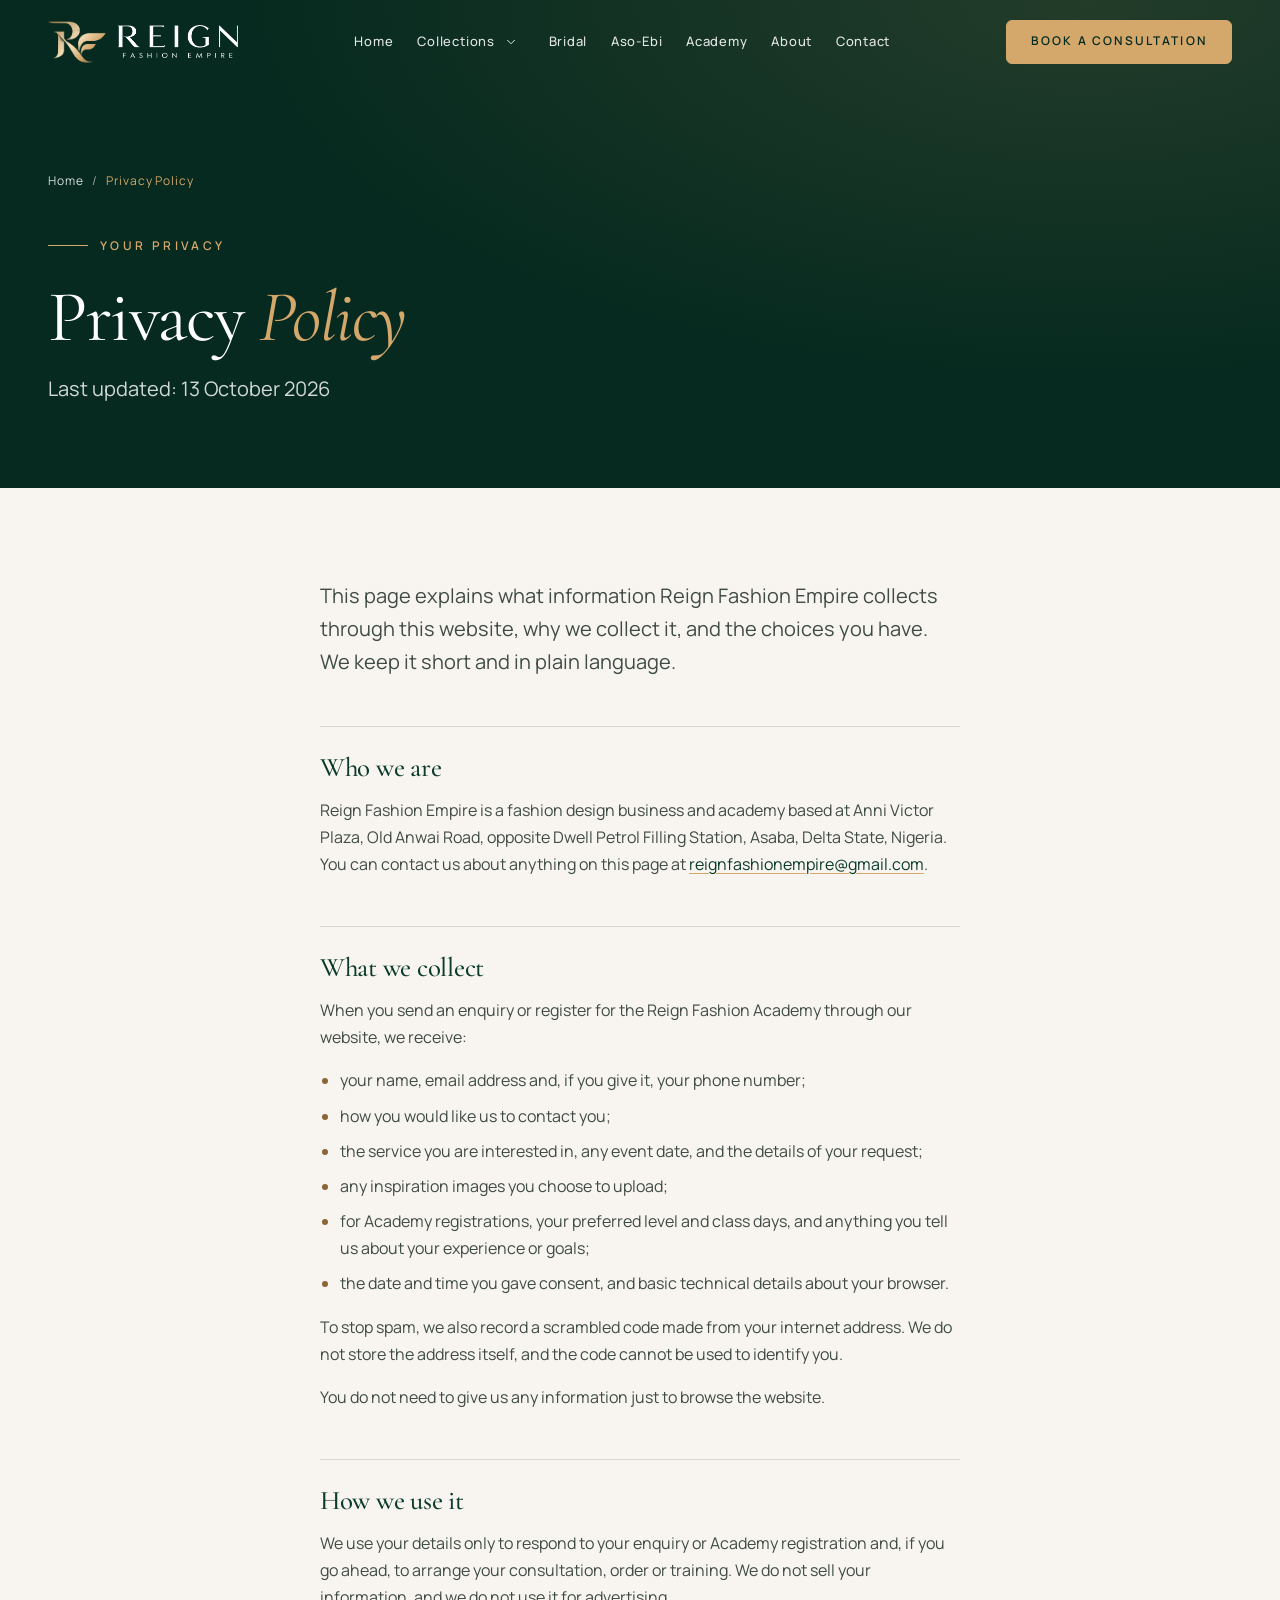
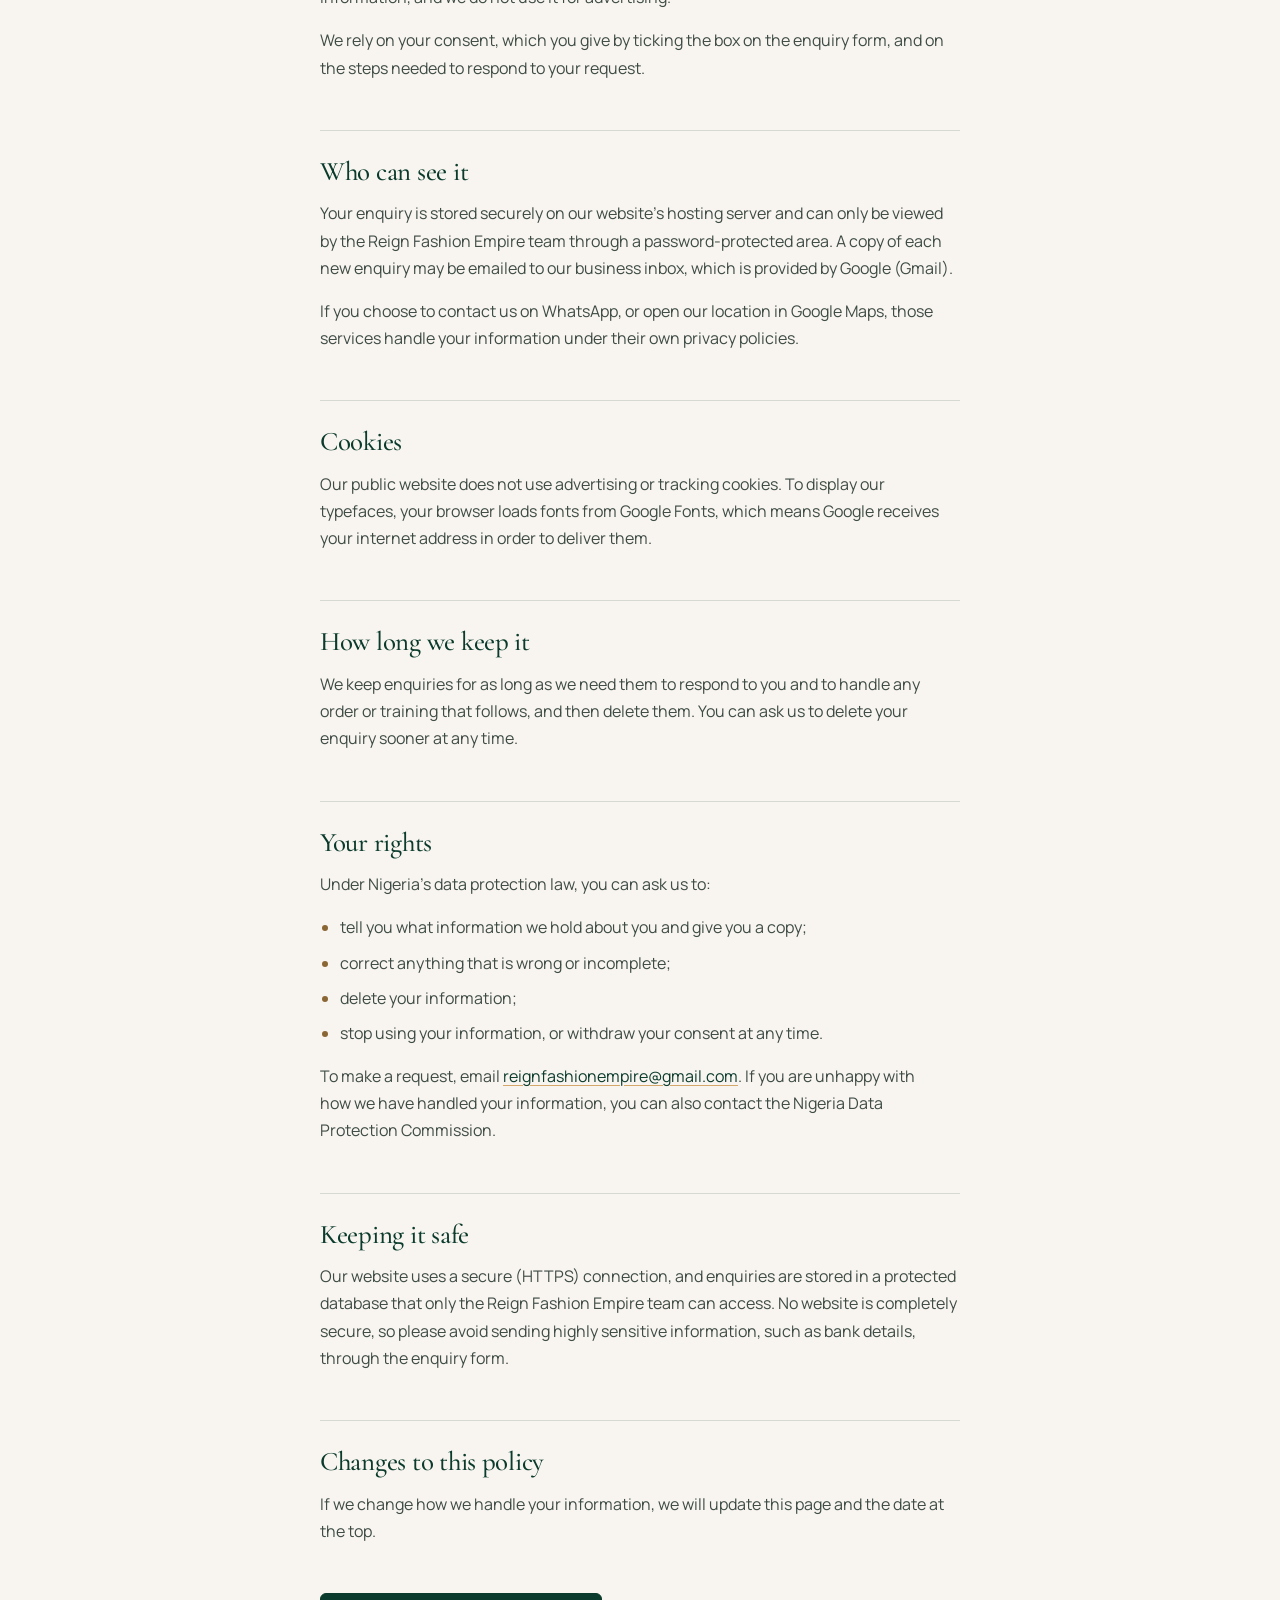
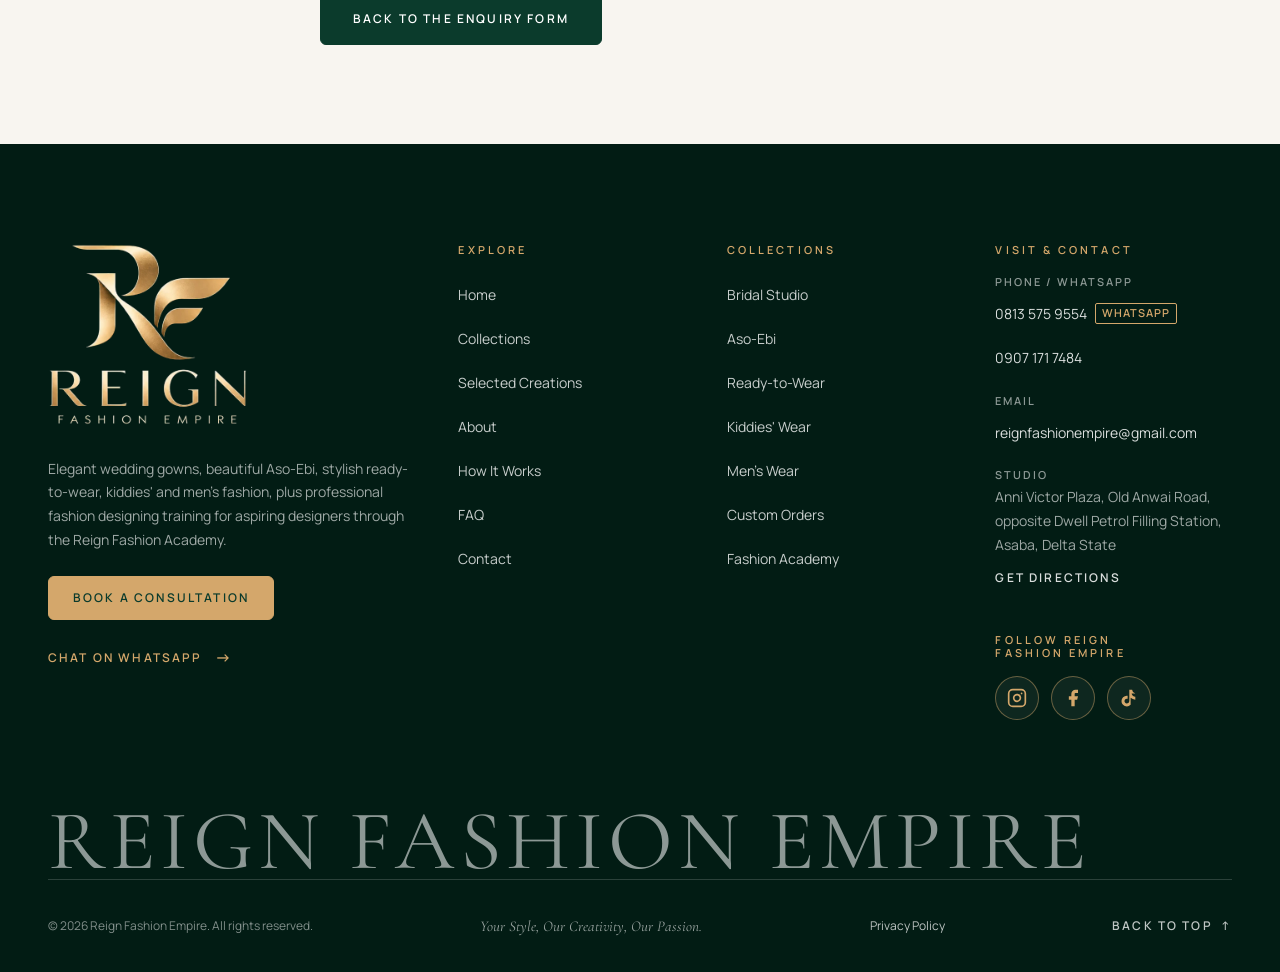
<file: privacy.html>
<!DOCTYPE html>
<html lang="en">
<head>
  <meta charset="UTF-8">
  <meta name="viewport" content="width=device-width, initial-scale=1">
  <title>Privacy Policy | Reign Fashion Empire (Reignfashionempire)</title>
  <meta name="description" content="How Reign Fashion Empire collects, uses and protects the details you share through our website enquiry form.">
  <meta name="theme-color" content="#062A1F">
  <link rel="canonical" href="https://reignfashionempire.com/privacy">
  <link rel="icon" href="assets/favicon-48.png" type="image/png" sizes="48x48">
  <link rel="apple-touch-icon" href="assets/apple-touch-icon.png">
  <link rel="preconnect" href="https://fonts.googleapis.com">
  <link rel="preconnect" href="https://fonts.gstatic.com" crossorigin>
  <!-- Fonts load without blocking the page; text shows in a fallback font first -->
  <link rel="preload" as="style" href="https://fonts.googleapis.com/css2?family=Cormorant+Garamond:ital,wght@0,400;0,500;0,600;1,400;1,500&family=Manrope:wght@300;400;500;600&display=swap" onload="this.onload=null;this.rel='stylesheet'">
  <noscript><link rel="stylesheet" href="https://fonts.googleapis.com/css2?family=Cormorant+Garamond:ital,wght@0,400;0,500;0,600;1,400;1,500&family=Manrope:wght@300;400;500;600&display=swap"></noscript>
  <link rel="stylesheet" href="css/style.css">
</head>
<!--
  DRAFT PRIVACY POLICY — to be reviewed and approved by Reign Fashion Empire
  before launch. It describes what this website actually does (checked
  against api/enquiry.php and the database schema). If the business changes
  how it handles data, update this page and the "Last updated" date.
  This is a plain-language notice, not legal advice.
-->
<body data-page="privacy">
  <!-- LAYOUT:TOP (generated by tools/build-layout.js: edit there, not here) -->
  <a class="skip-link" href="#main">Skip to main content</a>

  <header class="site-header" id="site-header">
    <div class="container header-inner">
      <a href="./" class="wordmark brand">
        <span class="brand__mark" aria-hidden="true"></span>
        <span class="brand__word" aria-hidden="true"></span>
        <span class="visually-hidden">Reign Fashion Empire, home</span>
      </a>

      <nav class="primary-nav" aria-label="Primary">
        <ul class="nav-list">
          <li><a href="./" class="nav-link">Home</a></li>
          <li class="nav-item has-sub">
            <a href="collections" class="nav-link">Collections</a>
            <button type="button" class="nav-sub-toggle" aria-expanded="false" aria-controls="sub-collections" aria-label="Show collections menu"><svg class="icon icon--chevron" viewBox="0 0 24 24" aria-hidden="true" focusable="false"><path d="m6 9 6 6 6-6"/></svg></button>
            <ul class="nav-sub" id="sub-collections">
              <li><a href="women" class="nav-sub-link">Women's Collection</a></li>
              <li><a href="men" class="nav-sub-link">Men's Collection</a></li>
              <li><a href="kids" class="nav-sub-link">Kiddies' Collection</a></li>
              <li><a href="collections" class="nav-sub-link">All Collections</a></li>
            </ul>
          </li>
          <li><a href="bridal" class="nav-link">Bridal</a></li>
          <li><a href="aso-ebi" class="nav-link">Aso-Ebi</a></li>
          <li><a href="academy" class="nav-link">Academy</a></li>
          <li><a href="about" class="nav-link">About</a></li>
          <li><a href="contact" class="nav-link">Contact</a></li>
        </ul>
      </nav>

      <a href="contact" class="btn btn--dark btn--sm header-cta">Book a Consultation</a>

      <button class="menu-toggle" id="menu-toggle" type="button"
              aria-expanded="false" aria-controls="mobile-menu" aria-label="Open menu">
        <span class="menu-toggle__bar"></span>
        <span class="menu-toggle__bar"></span>
      </button>
    </div>
  </header>

  <div class="mobile-menu" id="mobile-menu" role="dialog" aria-modal="true" aria-label="Site menu" hidden>
    <div class="mobile-menu__inner container">
      <nav aria-label="Mobile">
        <ul class="mobile-nav-list">
          <li><a href="./" class="mobile-nav-link">Home</a></li>
          <li><a href="collections" class="mobile-nav-link">Collections</a>
            <ul class="mobile-sub-list">
              <li><a href="women" class="mobile-sub-link">Women's Collection</a></li>
              <li><a href="men" class="mobile-sub-link">Men's Collection</a></li>
              <li><a href="kids" class="mobile-sub-link">Kiddies' Collection</a></li>
            </ul>
          </li>
          <li><a href="bridal" class="mobile-nav-link">Bridal</a></li>
          <li><a href="aso-ebi" class="mobile-nav-link">Aso-Ebi</a></li>
          <li><a href="academy" class="mobile-nav-link">Academy</a></li>
          <li><a href="about" class="mobile-nav-link">About</a></li>
          <li><a href="contact" class="mobile-nav-link">Contact</a></li>
        </ul>
      </nav>
      <div class="mobile-menu__footer">
        <a href="contact" class="btn btn--gold mobile-nav-link">Book a Consultation</a>
        <p class="mobile-menu__note">Bridal · Aso-Ebi · Ready-to-Wear · Academy</p>
      </div>
    </div>
  </div>
  <!-- /LAYOUT:TOP -->

  <main id="main">
    <section class="page-hero" aria-labelledby="page-title">
      <div class="container">
        <nav class="crumbs" aria-label="Breadcrumb"><a href="./">Home</a><span aria-hidden="true">/</span><span aria-current="page">Privacy Policy</span></nav>
        <p class="eyebrow" data-edit="main-t1">Your privacy</p>
        <h1 id="page-title" class="display page-hero__title" data-edit="main-t36">Privacy <em>Policy</em></h1>
        <p class="lead page-hero__lead" data-edit="main-t2">Last updated: 13 October 2026</p>
      </div>
    </section>

    <section class="section legal">
    <div class="container legal__inner">

      <p class="lead" data-edit="main-t3">This page explains what information Reign Fashion Empire collects through this website, why we collect it, and the choices you have. We keep it short and in plain language.</p>

      <h2 data-edit="main-t4">Who we are</h2>
      <p>Reign Fashion Empire is a fashion design business and academy based at Anni Victor Plaza, Old Anwai Road, opposite Dwell Petrol Filling Station, Asaba, Delta State, Nigeria. You can contact us about anything on this page at <a href="mailto:reignfashionempire@gmail.com">reignfashionempire@gmail.com</a>.</p>

      <h2 data-edit="main-t5">What we collect</h2>
      <p data-edit="main-t6">When you send an enquiry or register for the Reign Fashion Academy through our website, we receive:</p>
      <ul>
        <li data-edit="main-t7">your name, email address and, if you give it, your phone number;</li>
        <li data-edit="main-t8">how you would like us to contact you;</li>
        <li data-edit="main-t9">the service you are interested in, any event date, and the details of your request;</li>
        <li data-edit="main-t10">any inspiration images you choose to upload;</li>
        <li data-edit="main-t11">for Academy registrations, your preferred level and class days, and anything you tell us about your experience or goals;</li>
        <li data-edit="main-t12">the date and time you gave consent, and basic technical details about your browser.</li>
      </ul>
      <p data-edit="main-t13">To stop spam, we also record a scrambled code made from your internet address. We do not store the address itself, and the code cannot be used to identify you.</p>
      <p data-edit="main-t14">You do not need to give us any information just to browse the website.</p>

      <h2 data-edit="main-t15">How we use it</h2>
      <p data-edit="main-t16">We use your details only to respond to your enquiry or Academy registration and, if you go ahead, to arrange your consultation, order or training. We do not sell your information, and we do not use it for advertising.</p>
      <p data-edit="main-t17">We rely on your consent, which you give by ticking the box on the enquiry form, and on the steps needed to respond to your request.</p>

      <h2 data-edit="main-t18">Who can see it</h2>
      <p data-edit="main-t19">Your enquiry is stored securely on our website's hosting server and can only be viewed by the Reign Fashion Empire team through a password-protected area. A copy of each new enquiry may be emailed to our business inbox, which is provided by Google (Gmail).</p>
      <p data-edit="main-t20">If you choose to contact us on WhatsApp, or open our location in Google Maps, those services handle your information under their own privacy policies.</p>

      <h2 data-edit="main-t21">Cookies</h2>
      <p data-edit="main-t22">Our public website does not use advertising or tracking cookies. To display our typefaces, your browser loads fonts from Google Fonts, which means Google receives your internet address in order to deliver them.</p>

      <h2 data-edit="main-t23">How long we keep it</h2>
      <p data-edit="main-t24">We keep enquiries for as long as we need them to respond to you and to handle any order or training that follows, and then delete them. You can ask us to delete your enquiry sooner at any time.</p>

      <h2 data-edit="main-t25">Your rights</h2>
      <p data-edit="main-t26">Under Nigeria's data protection law, you can ask us to:</p>
      <ul>
        <li data-edit="main-t27">tell you what information we hold about you and give you a copy;</li>
        <li data-edit="main-t28">correct anything that is wrong or incomplete;</li>
        <li data-edit="main-t29">delete your information;</li>
        <li data-edit="main-t30">stop using your information, or withdraw your consent at any time.</li>
      </ul>
      <p>To make a request, email <a href="mailto:reignfashionempire@gmail.com">reignfashionempire@gmail.com</a>. If you are unhappy with how we have handled your information, you can also contact the Nigeria Data Protection Commission.</p>

      <h2 data-edit="main-t31">Keeping it safe</h2>
      <p data-edit="main-t32">Our website uses a secure (HTTPS) connection, and enquiries are stored in a protected database that only the Reign Fashion Empire team can access. No website is completely secure, so please avoid sending highly sensitive information, such as bank details, through the enquiry form.</p>

      <h2 data-edit="main-t33">Changes to this policy</h2>
      <p data-edit="main-t34">If we change how we handle your information, we will update this page and the date at the top.</p>

      <p class="legal__back"><a href="contact" class="btn btn--dark" data-edit="main-t35">Back to the Enquiry Form</a></p>
    </div>
    </section>
  </main>

  <!-- LAYOUT:FOOTER (generated by tools/build-layout.js from tools/layout/footer.html) -->
  <!-- ============================================================
       FOOTER
       Contact details and social links are filled from SITE_CONFIG in
       js/script.js. Privacy / terms links are intentionally omitted until
       those pages exist.
       ============================================================ -->
  <footer class="site-footer on-dark" aria-labelledby="footer-title">
    <h2 id="footer-title" class="visually-hidden">Reign Fashion Empire site footer</h2>
    <div class="container">

      <div class="footer__top">
        <div class="footer__brand">
          <!-- LOGO: full stacked logo in metallic gold, transparent background -->
          <a href="./" class="footer__logo">
            <picture>
              <source srcset="assets/images/brand/logo-full-gold.webp" type="image/webp">
              <img src="assets/images/brand/logo-full-gold.png" alt="Reign Fashion Empire, back to top"
                   width="480" height="438" loading="lazy" decoding="async">
            </picture>
          </a>
          <p class="footer__desc">
            Elegant wedding gowns, beautiful Aso-Ebi, stylish ready-to-wear, kiddies' and men's
            fashion, plus professional fashion designing training for aspiring designers through the Reign Fashion Academy.
          </p>
          <div class="btn-row">
            <a href="contact" class="btn btn--gold btn--sm">Book a Consultation</a>
            <a class="link-arrow footer__wa" data-whatsapp target="_blank" rel="noopener" hidden>Chat on WhatsApp</a>
          </div>
        </div>

        <nav class="footer__col" aria-label="Footer: explore">
          <h3 class="footer__heading">Explore</h3>
          <ul class="footer__links">
            <li><a href="./">Home</a></li>
            <li><a href="collections">Collections</a></li>
            <li><a href="collections#gallery">Selected Creations</a></li>
            <li><a href="about">About</a></li>
            <li><a href="about#process">How It Works</a></li>
            <li><a href="about#faq">FAQ</a></li>
            <li><a href="contact">Contact</a></li>
          </ul>
        </nav>

        <nav class="footer__col" aria-label="Footer: collections and services">
          <h3 class="footer__heading">Collections</h3>
          <ul class="footer__links">
            <li><a href="bridal">Bridal Studio</a></li>
            <li><a href="aso-ebi">Aso-Ebi</a></li>
            <li><a href="collections#ready-to-wear">Ready-to-Wear</a></li>
            <li><a href="collections#kids">Kiddies' Wear</a></li>
            <li><a href="collections#men">Men's Wear</a></li>
            <li><a href="collections#services">Custom Orders</a></li>
            <li><a href="academy">Fashion Academy</a></li>
          </ul>
        </nav>

        <div class="footer__col">
          <h3 class="footer__heading">Visit &amp; Contact</h3>
          <ul class="footer__contact">
            <li><span class="footer__label">Phone / WhatsApp</span><span data-contact="phone">To be confirmed</span></li>
            <li><span class="footer__label">Email</span><span data-contact="email">To be confirmed</span></li>
            <li><span class="footer__label">Studio</span><span data-contact="address">To be confirmed</span></li>
          </ul>
          <h3 class="footer__heading footer__heading--follow">Follow Reign Fashion Empire</h3>
          <ul class="social__list footer__social" data-contact="social">
            <li>
              <a href="https://www.instagram.com/reign_fashion_empire/" target="_blank" rel="noopener noreferrer" class="social-link social-link--instagram" aria-label="Instagram: @reign_fashion_empire (opens in a new tab)" title="Instagram: @reign_fashion_empire">
                <svg class="social-icon" viewBox="0 0 24 24" width="20" height="20" fill="none" stroke="currentColor" stroke-width="2" stroke-linecap="round" stroke-linejoin="round" aria-hidden="true" focusable="false"><rect width="20" height="20" x="2" y="2" rx="5" ry="5"/><path d="M16 11.37A4 4 0 1 1 12.63 8 4 4 0 0 1 16 11.37z"/><line x1="17.5" x2="17.51" y1="6.5" y2="6.5"/></svg>
                <span class="visually-hidden">Instagram</span>
              </a>
            </li>
            <li>
              <a href="https://www.facebook.com/Reign-Fashion-Empire" target="_blank" rel="noopener noreferrer" class="social-link social-link--facebook" aria-label="Facebook: @Reign-Fashion-Empire (opens in a new tab)" title="Facebook: @Reign-Fashion-Empire">
                <svg class="social-icon" viewBox="0 0 24 24" width="20" height="20" fill="currentColor" aria-hidden="true" focusable="false"><path d="M18 2h-3a5 5 0 0 0-5 5v3H7v4h3v8h4v-8h3l1-4h-4V7a1 1 0 0 1 1-1h3z"/></svg>
                <span class="visually-hidden">Facebook</span>
              </a>
            </li>
            <li>
              <a href="https://www.tiktok.com/@reignfashionacademy" target="_blank" rel="noopener noreferrer" class="social-link social-link--tiktok" aria-label="TikTok: @#Reign-Fashion-Academy Asaba (opens in a new tab)" title="TikTok: @#Reign-Fashion-Academy Asaba">
                <svg class="social-icon" viewBox="0 0 24 24" width="20" height="20" fill="currentColor" aria-hidden="true" focusable="false"><path d="M19.59 6.69a4.83 4.83 0 0 1-3.77-4.25V2h-3.45v13.67a2.89 2.89 0 0 1-5.2 1.74 2.89 2.89 0 0 1 2.31-4.64c.298-.002.595.042.88.13V9.4a6.33 6.33 0 0 0-1-.08A6.34 6.34 0 0 0 3 15.66a6.34 6.34 0 0 0 10.86 4.43c.03-.03.06-.06.09-.09V11.8a8.16 8.16 0 0 0 5.64 2.2V10.5a4.88 4.88 0 0 1-3-1.07 4.78 4.78 0 0 1-1.46-2.74h-.01z"/></svg>
                <span class="visually-hidden">TikTok</span>
              </a>
            </li>
          </ul>
        </div>
      </div>

      <p class="footer__mark" aria-hidden="true">REIGN FASHION EMPIRE</p>

      <div class="footer__bottom">
        <p>&copy; <span data-year>2026</span> Reign Fashion Empire. All rights reserved.</p>
        <p class="footer__motto">Your Style, Our Creativity, Our Passion.</p>
        <a href="privacy" class="footer__legal">Privacy Policy</a>
        <a href="#main" class="footer__top-link">Back to top <span aria-hidden="true">↑</span></a>
      </div>
    </div>
  </footer>
  <!-- /LAYOUT:FOOTER -->

  <script src="js/script.js" defer></script>
</body>
</html>
</file>
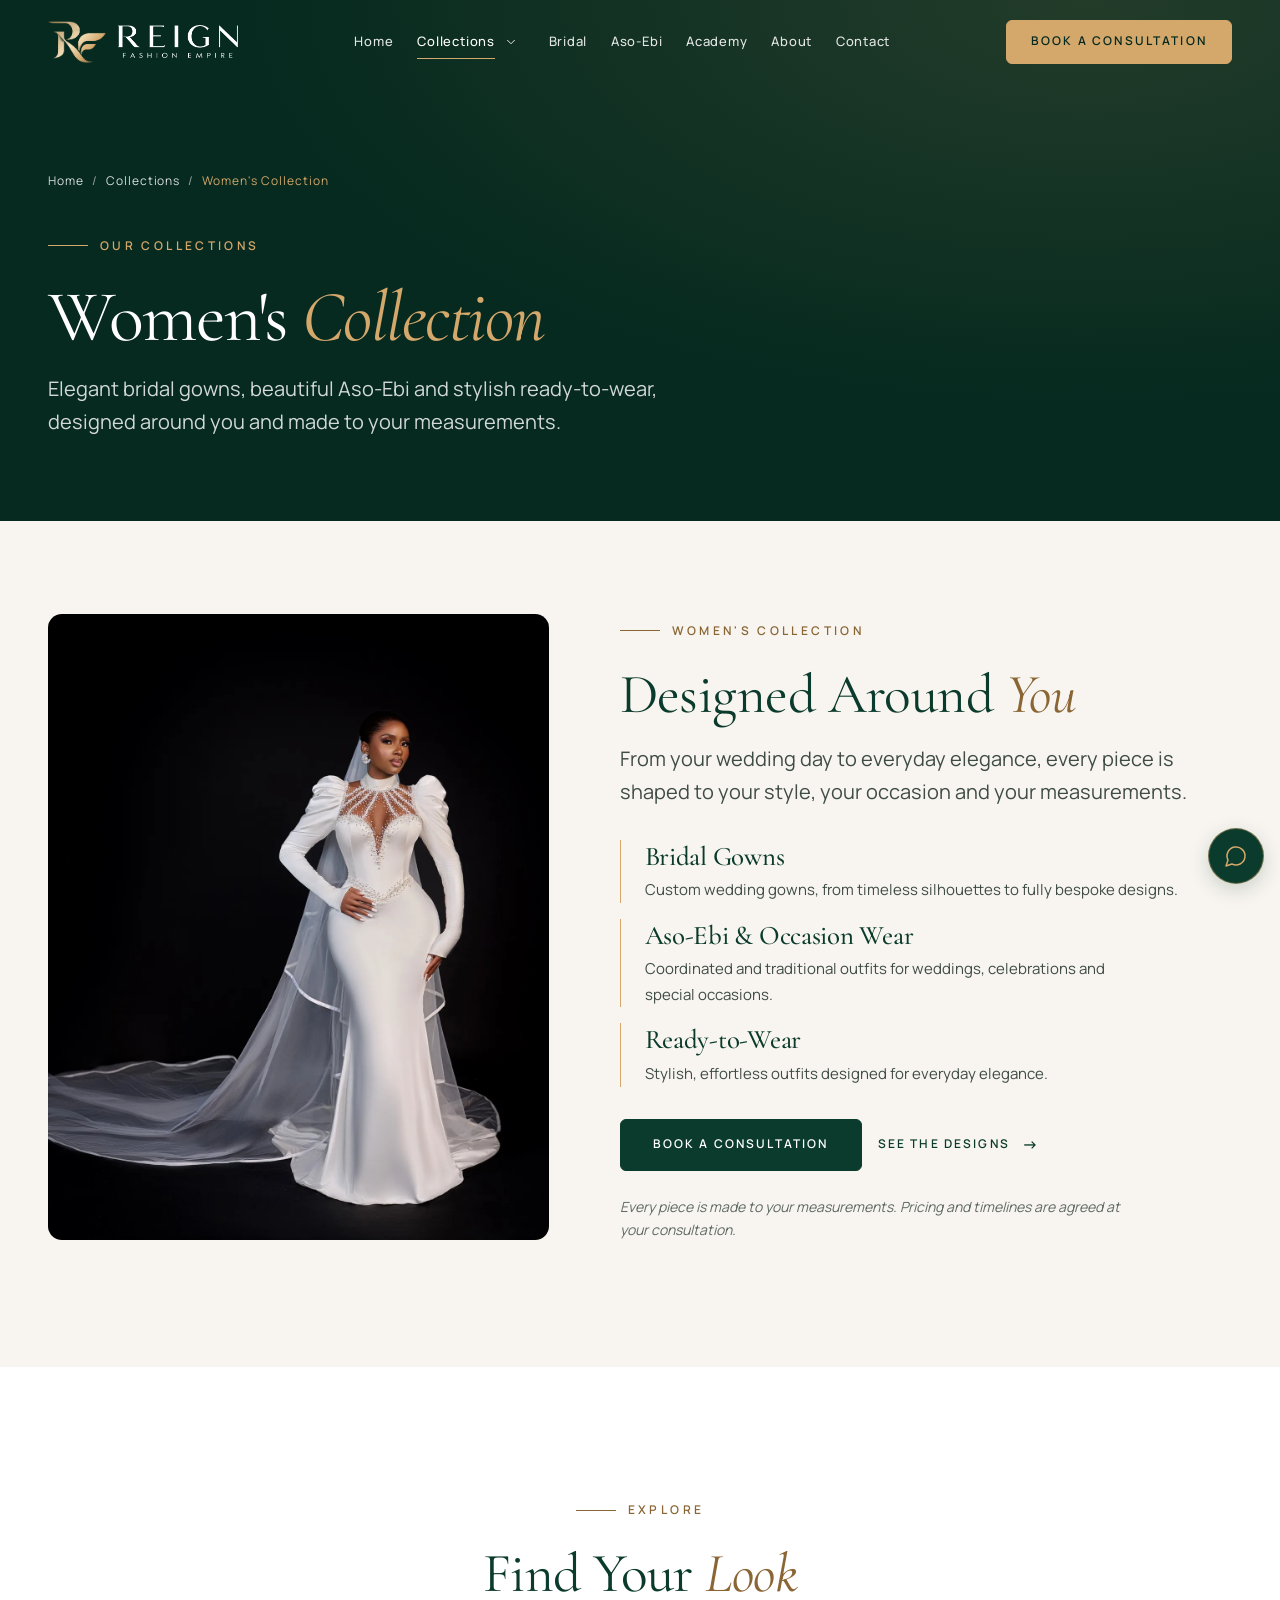
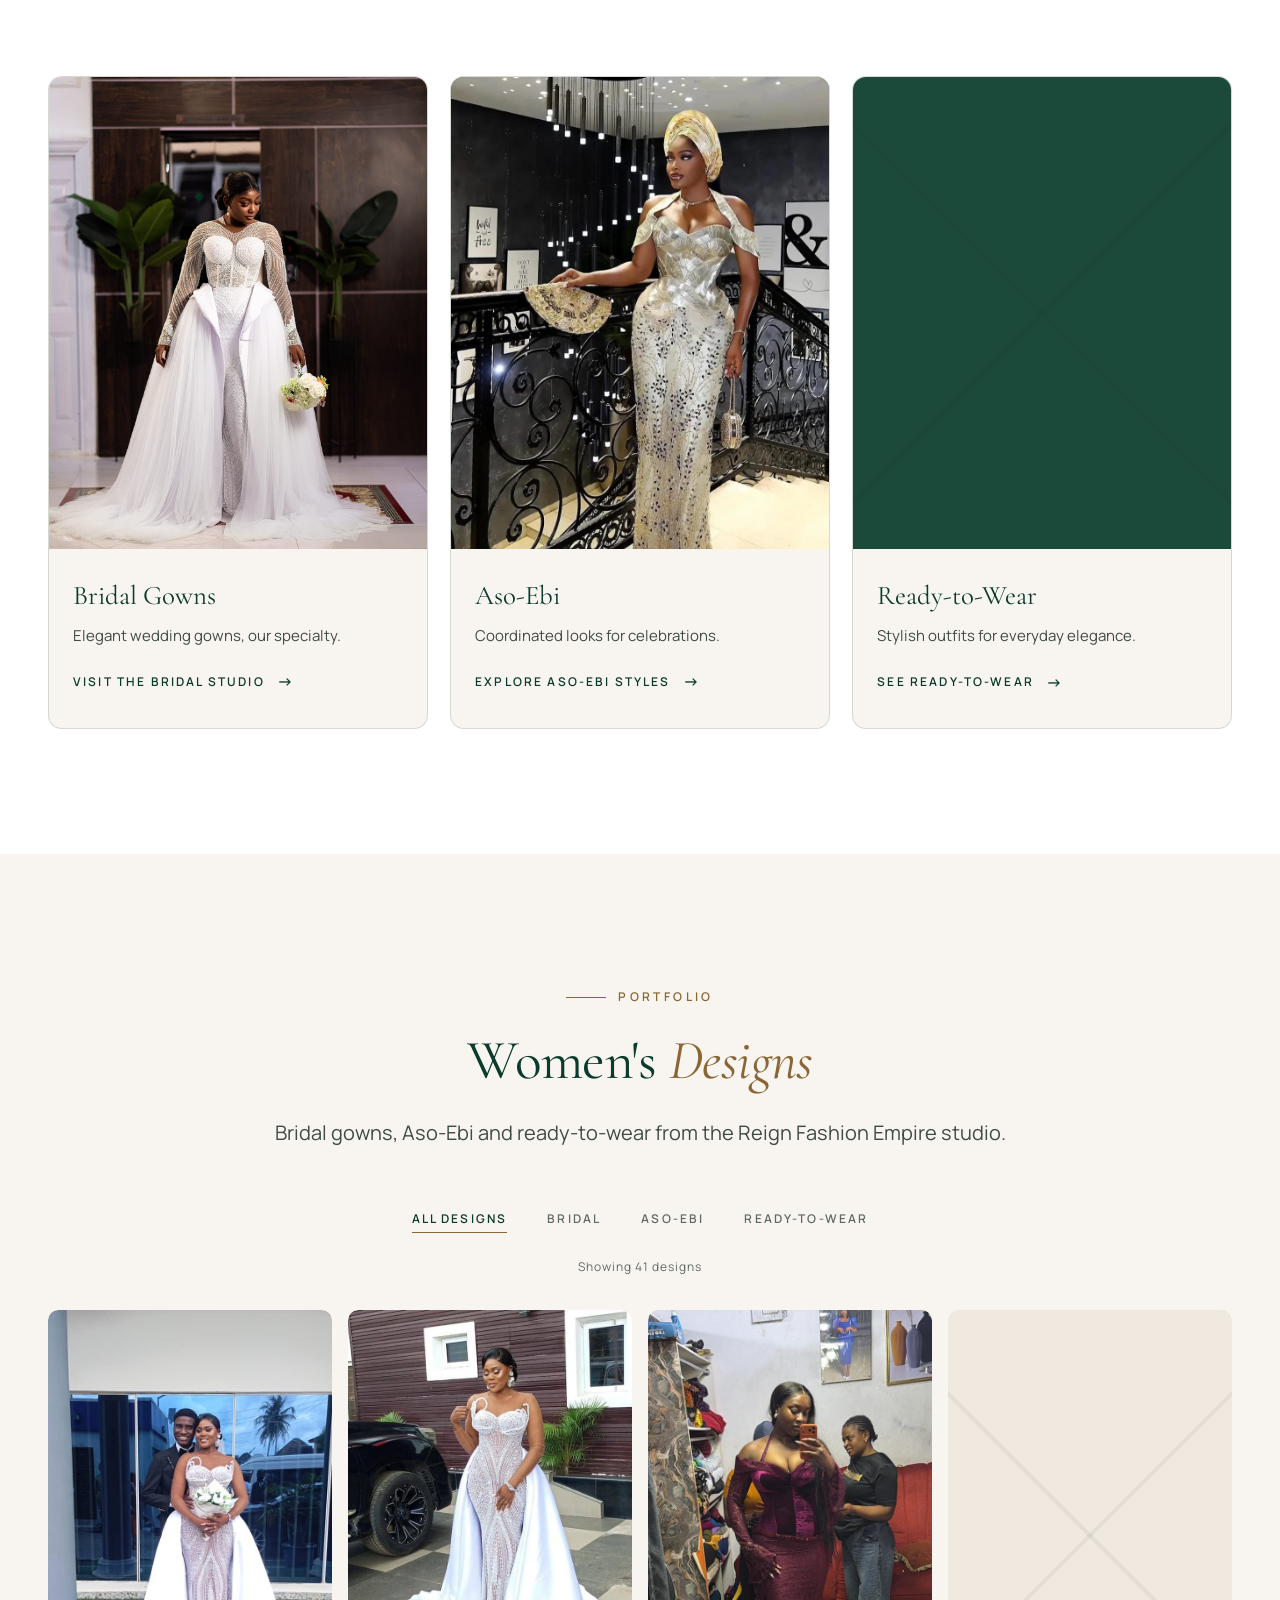
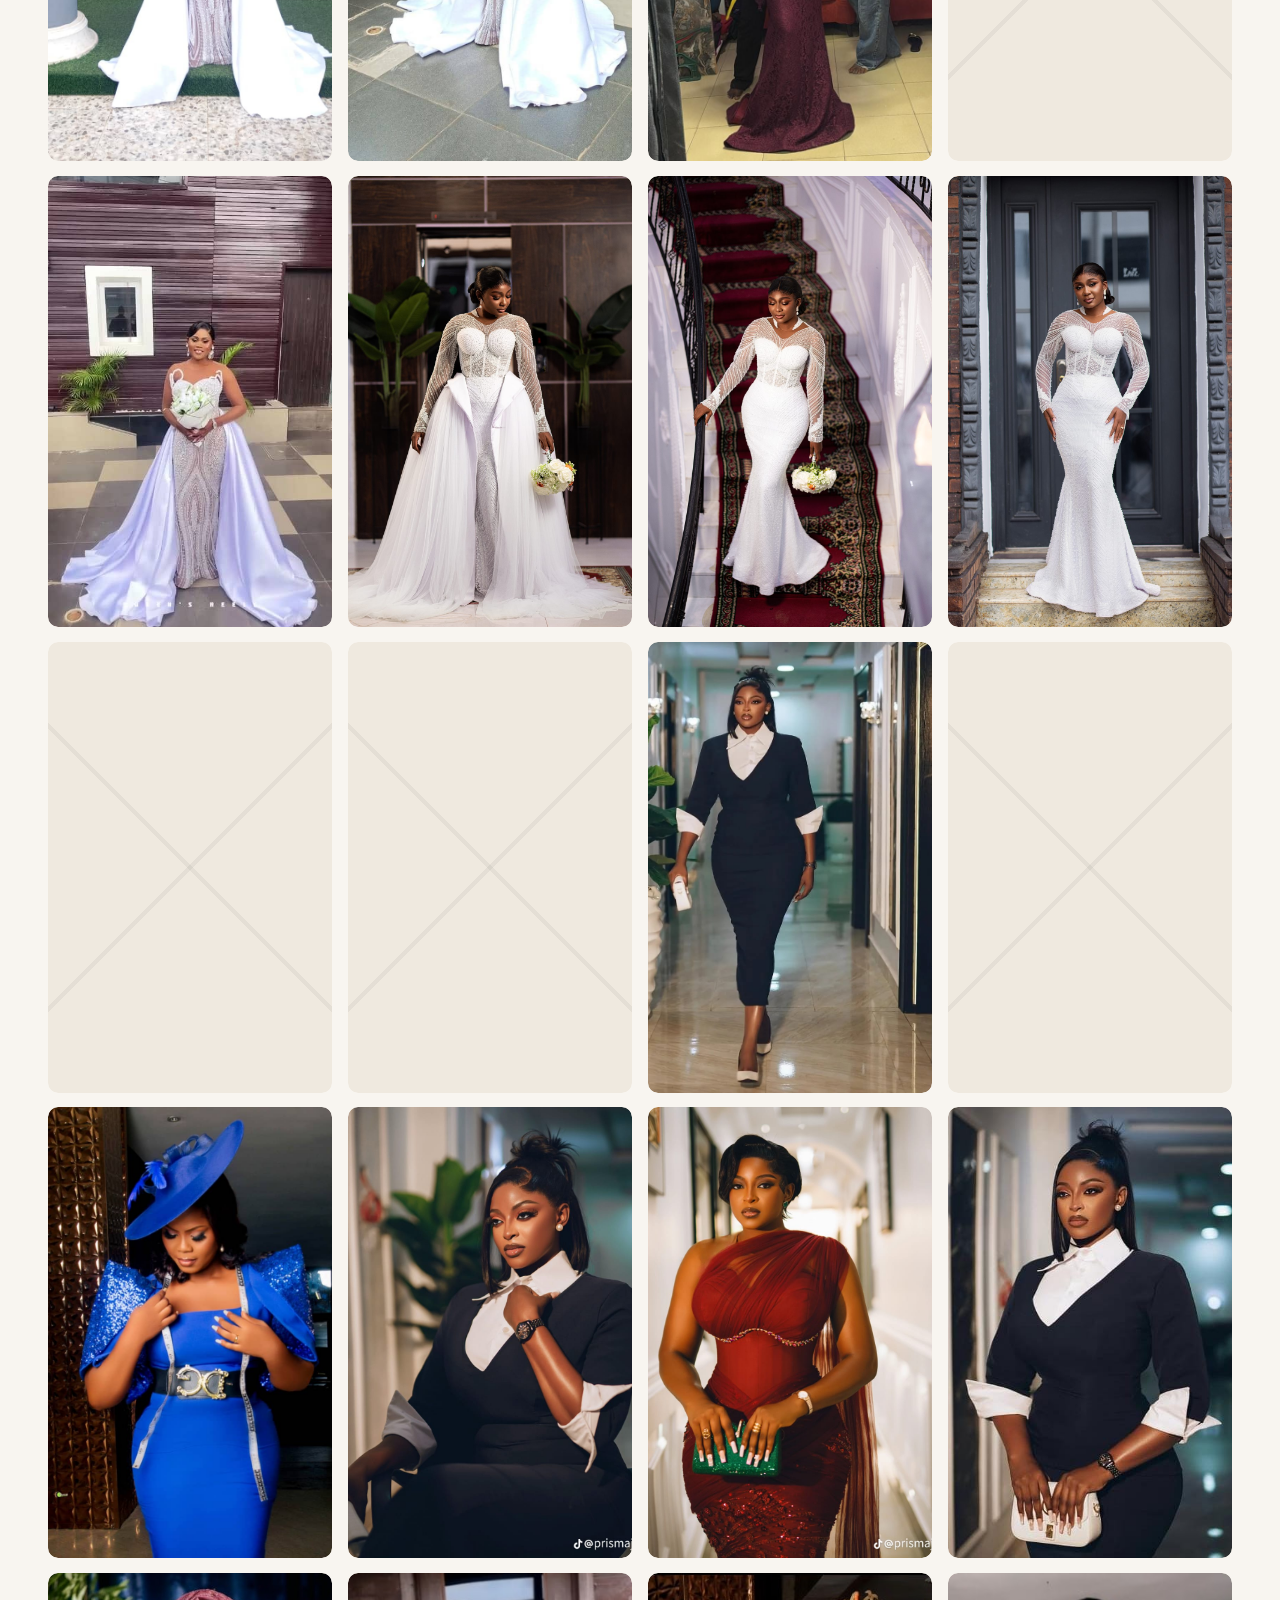
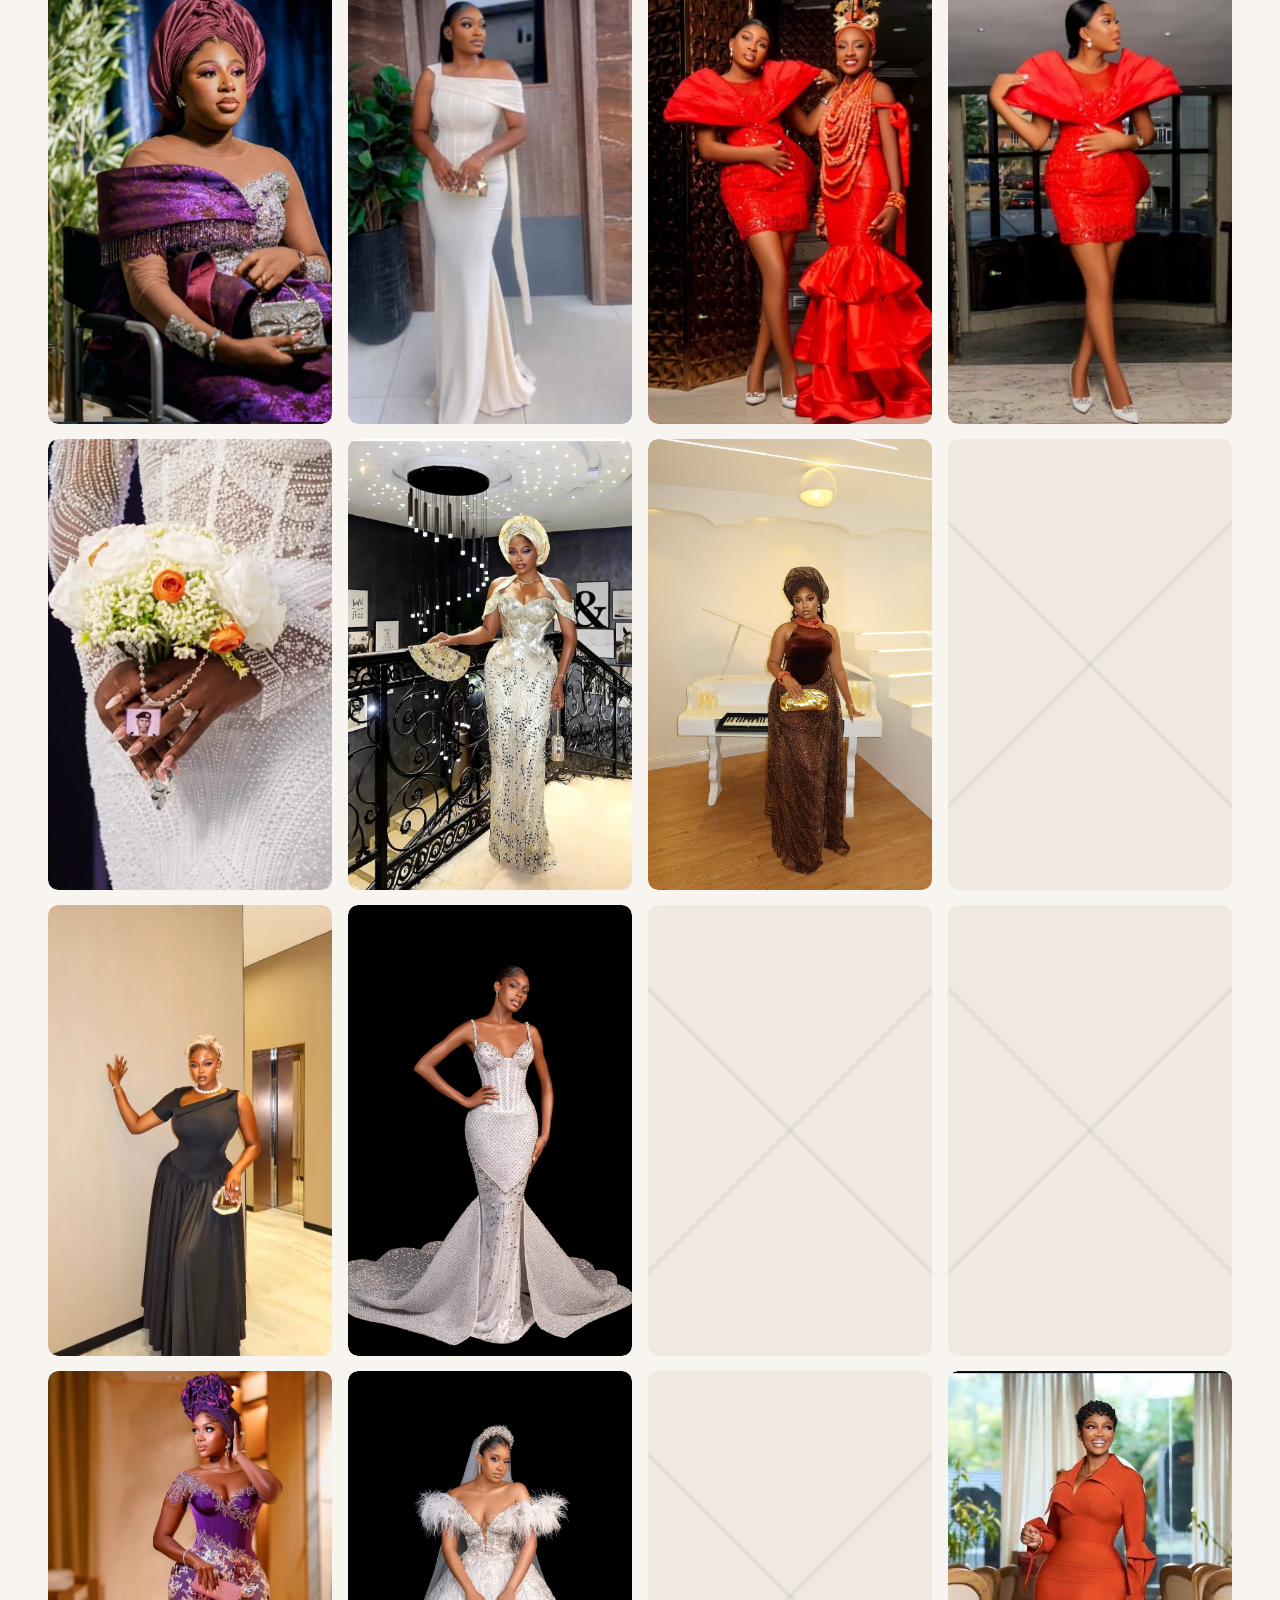
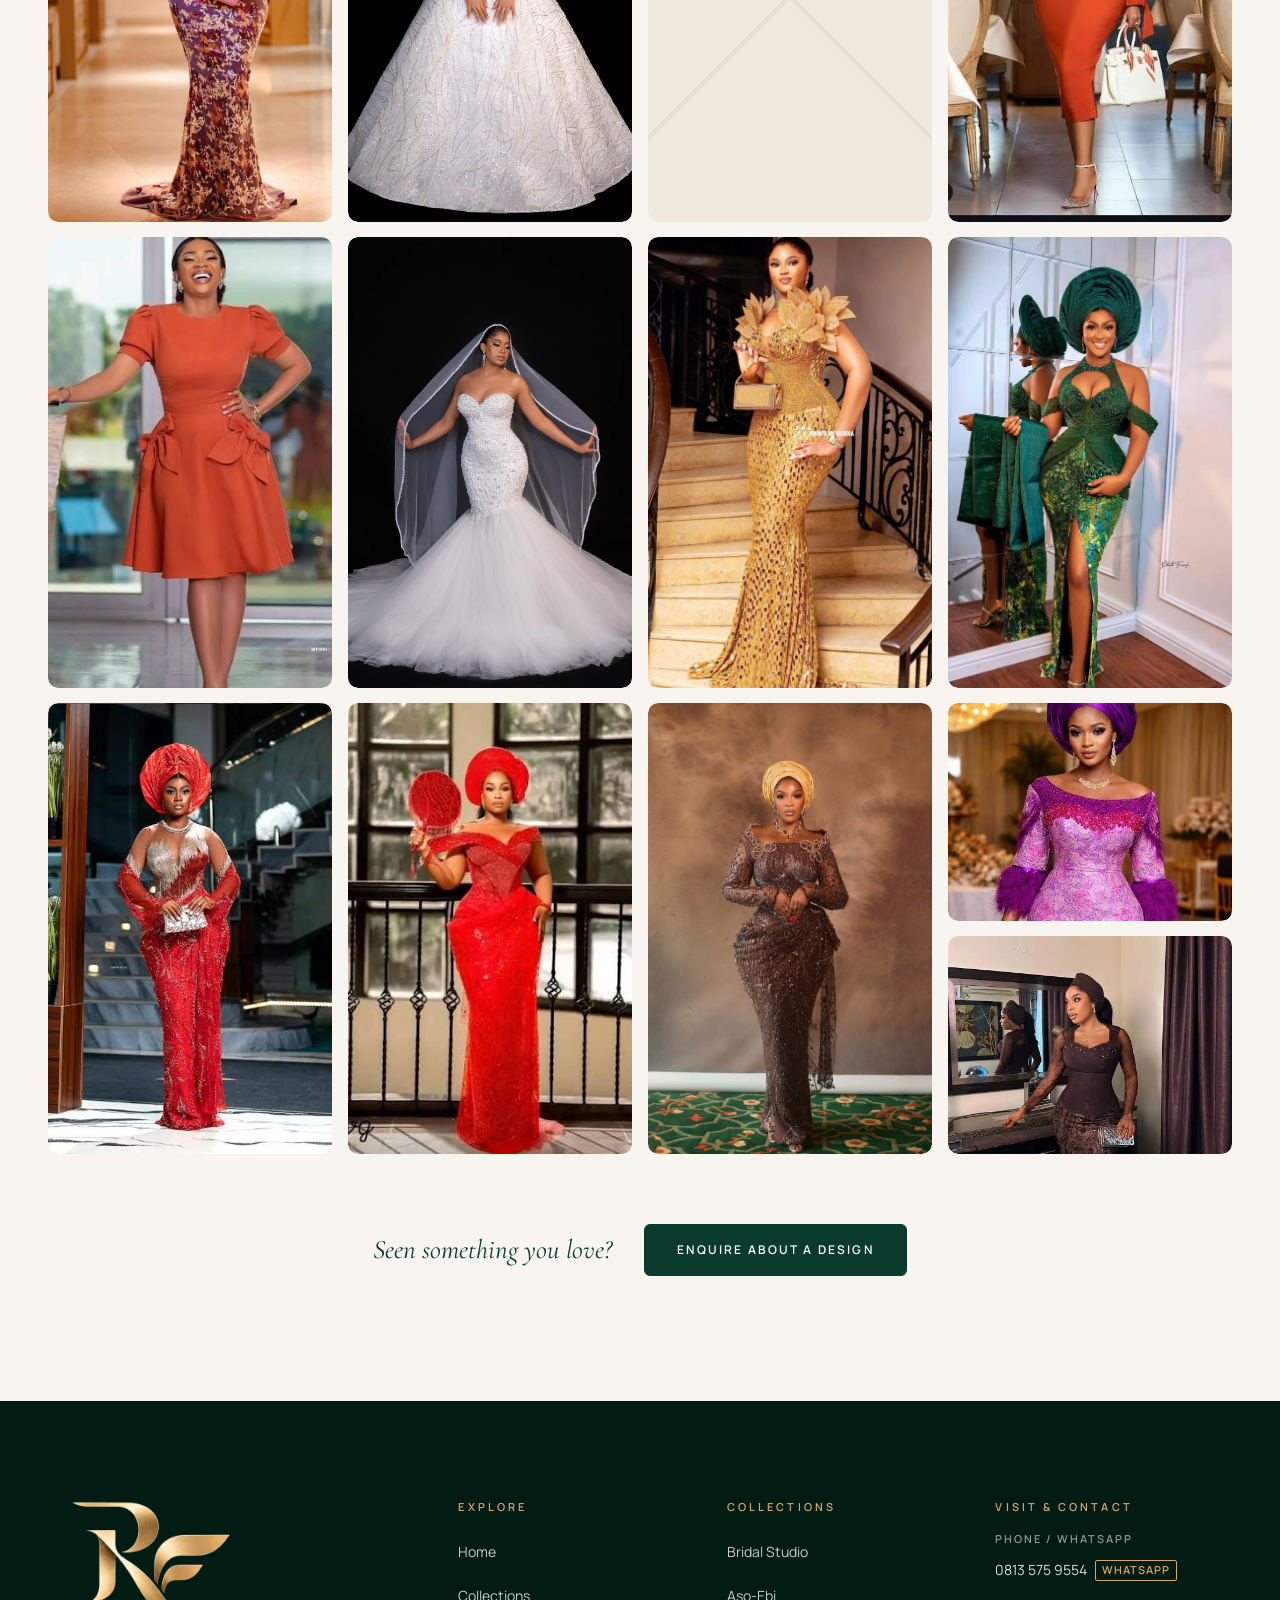
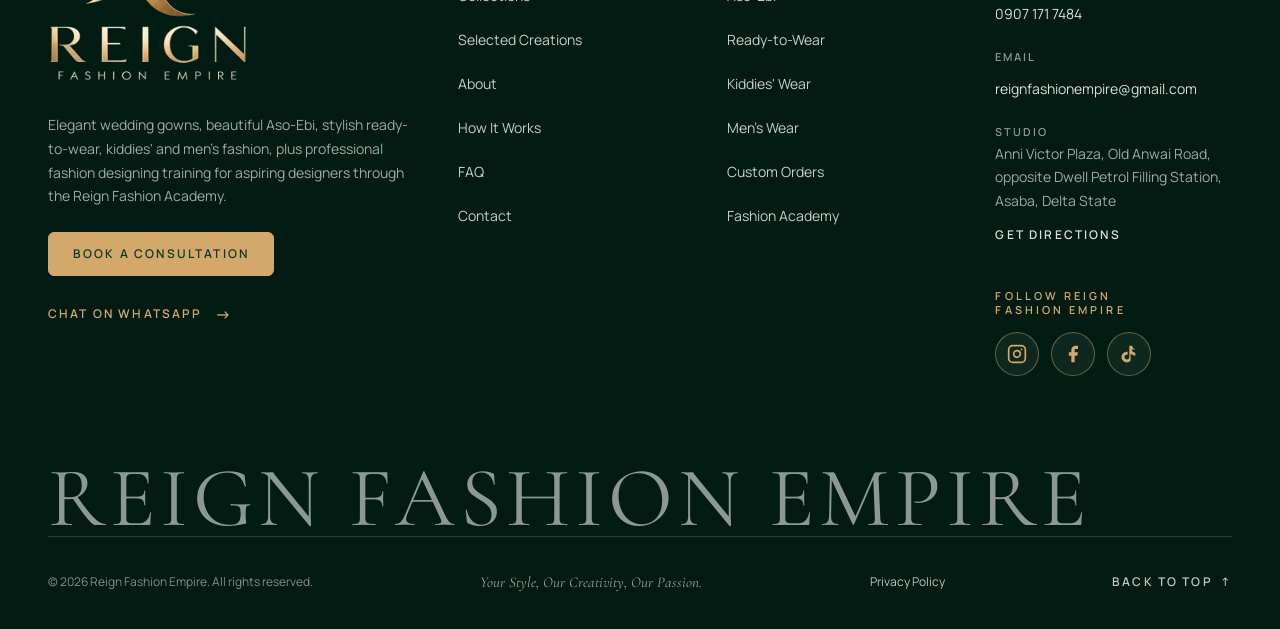
<file: women.html>
<!DOCTYPE html>
<html lang="en">
<head>
  <meta charset="UTF-8">
  <meta name="viewport" content="width=device-width, initial-scale=1">

  <title>Women's Collection | Reign Fashion Empire (Reignfashionempire), Asaba</title>
  <meta name="description" content="Women's fashion by Reign Fashion Empire in Asaba: elegant bridal gowns, beautiful Aso-Ebi and stylish ready-to-wear, all made to measure.">
  <meta name="keywords" content="Women fashion designing Asaba, Reign Fashion Empire women, bridal gowns Asaba, Aso-Ebi styles, Reignfashionempire">
  <meta name="theme-color" content="#062A1F">

  <!-- Flags JS support so entrance animations never hide content when JS is off -->
  <script>document.documentElement.classList.add('js');</script>

  <link rel="canonical" href="https://reignfashionempire.com/women">

  <!-- Social sharing previews (WhatsApp, Facebook, X, LinkedIn) -->
  <meta property="og:type" content="website">
  <meta property="og:site_name" content="Reign Fashion Empire">
  <meta property="og:locale" content="en_NG">
  <meta property="og:title" content="Women's Collection | Reign Fashion Empire, Asaba">
  <meta property="og:description" content="Women's fashion by Reign Fashion Empire in Asaba: elegant bridal gowns, beautiful Aso-Ebi and stylish ready-to-wear, all made to measure.">
  <meta property="og:url" content="https://reignfashionempire.com/women">
  <meta property="og:image" content="https://reignfashionempire.com/assets/images/brand/og-image.jpg">
  <meta property="og:image:width" content="1200">
  <meta property="og:image:height" content="630">
  <meta property="og:image:alt" content="Reign Fashion Empire logo in gold on deep green">
  <meta name="twitter:card" content="summary_large_image">
  <meta name="twitter:title" content="Women's Collection | Reign Fashion Empire, Asaba">
  <meta name="twitter:description" content="Women's fashion by Reign Fashion Empire in Asaba: elegant bridal gowns, beautiful Aso-Ebi and stylish ready-to-wear, all made to measure.">
  <meta name="twitter:image" content="https://reignfashionempire.com/assets/images/brand/og-image.jpg">

  <!-- STRUCTURED DATA (generated): business details + FAQ for Google -->
  <!-- /STRUCTURED DATA -->

  <!-- Icons: gold RF monogram on brand green (generated from the logo) -->
  <link rel="icon" href="assets/favicon-48.png" type="image/png" sizes="48x48">
  <link rel="apple-touch-icon" href="assets/apple-touch-icon.png">

  <!-- Fonts -->
  <link rel="preconnect" href="https://fonts.googleapis.com">
  <link rel="preconnect" href="https://fonts.gstatic.com" crossorigin>
  <!-- Fonts load without blocking the page; text shows in a fallback font first -->
  <link rel="preload" as="style" href="https://fonts.googleapis.com/css2?family=Cormorant+Garamond:ital,wght@0,400;0,500;0,600;1,400;1,500&family=Manrope:wght@300;400;500;600&display=swap" onload="this.onload=null;this.rel='stylesheet'">
  <noscript><link rel="stylesheet" href="https://fonts.googleapis.com/css2?family=Cormorant+Garamond:ital,wght@0,400;0,500;0,600;1,400;1,500&family=Manrope:wght@300;400;500;600&display=swap"></noscript>

  <link rel="stylesheet" href="css/style.css">

</head>
<body data-page="women" data-gallery-include="bridal,aso-ebi,ready-to-wear">

  <!-- LAYOUT:TOP (generated by tools/build-layout.js: edit there, not here) -->
  <a class="skip-link" href="#main">Skip to main content</a>

  <header class="site-header" id="site-header">
    <div class="container header-inner">
      <a href="./" class="wordmark brand">
        <span class="brand__mark" aria-hidden="true"></span>
        <span class="brand__word" aria-hidden="true"></span>
        <span class="visually-hidden">Reign Fashion Empire, home</span>
      </a>

      <nav class="primary-nav" aria-label="Primary">
        <ul class="nav-list">
          <li><a href="./" class="nav-link">Home</a></li>
          <li class="nav-item has-sub">
            <a href="collections" class="nav-link is-active">Collections</a>
            <button type="button" class="nav-sub-toggle" aria-expanded="false" aria-controls="sub-collections" aria-label="Show collections menu"><svg class="icon icon--chevron" viewBox="0 0 24 24" aria-hidden="true" focusable="false"><path d="m6 9 6 6 6-6"/></svg></button>
            <ul class="nav-sub" id="sub-collections">
              <li><a href="women" class="nav-sub-link is-active" aria-current="page">Women's Collection</a></li>
              <li><a href="men" class="nav-sub-link">Men's Collection</a></li>
              <li><a href="kids" class="nav-sub-link">Kiddies' Collection</a></li>
              <li><a href="collections" class="nav-sub-link">All Collections</a></li>
            </ul>
          </li>
          <li><a href="bridal" class="nav-link">Bridal</a></li>
          <li><a href="aso-ebi" class="nav-link">Aso-Ebi</a></li>
          <li><a href="academy" class="nav-link">Academy</a></li>
          <li><a href="about" class="nav-link">About</a></li>
          <li><a href="contact" class="nav-link">Contact</a></li>
        </ul>
      </nav>

      <a href="contact" class="btn btn--dark btn--sm header-cta">Book a Consultation</a>

      <button class="menu-toggle" id="menu-toggle" type="button"
              aria-expanded="false" aria-controls="mobile-menu" aria-label="Open menu">
        <span class="menu-toggle__bar"></span>
        <span class="menu-toggle__bar"></span>
      </button>
    </div>
  </header>

  <div class="mobile-menu" id="mobile-menu" role="dialog" aria-modal="true" aria-label="Site menu" hidden>
    <div class="mobile-menu__inner container">
      <nav aria-label="Mobile">
        <ul class="mobile-nav-list">
          <li><a href="./" class="mobile-nav-link">Home</a></li>
          <li><a href="collections" class="mobile-nav-link">Collections</a>
            <ul class="mobile-sub-list">
              <li><a href="women" class="mobile-sub-link is-active" aria-current="page">Women's Collection</a></li>
              <li><a href="men" class="mobile-sub-link">Men's Collection</a></li>
              <li><a href="kids" class="mobile-sub-link">Kiddies' Collection</a></li>
            </ul>
          </li>
          <li><a href="bridal" class="mobile-nav-link">Bridal</a></li>
          <li><a href="aso-ebi" class="mobile-nav-link">Aso-Ebi</a></li>
          <li><a href="academy" class="mobile-nav-link">Academy</a></li>
          <li><a href="about" class="mobile-nav-link">About</a></li>
          <li><a href="contact" class="mobile-nav-link">Contact</a></li>
        </ul>
      </nav>
      <div class="mobile-menu__footer">
        <a href="contact" class="btn btn--gold mobile-nav-link">Book a Consultation</a>
        <p class="mobile-menu__note">Bridal · Aso-Ebi · Ready-to-Wear · Academy</p>
      </div>
    </div>
  </div>
  <!-- /LAYOUT:TOP -->

  <main id="main">

    <section class="page-hero" aria-labelledby="page-title">
      <div class="container">
        <nav class="crumbs" aria-label="Breadcrumb"><a href="./">Home</a><span aria-hidden="true">/</span><a href="collections">Collections</a><span aria-hidden="true">/</span><span aria-current="page">Women's Collection</span></nav>
        <p class="eyebrow" data-edit="main-t1">Our Collections</p>
        <h1 id="page-title" class="display page-hero__title" data-edit="main-t14">Women's <em>Collection</em></h1>
        <p class="lead page-hero__lead" data-edit="main-t2">Elegant bridal gowns, beautiful Aso-Ebi and stylish ready-to-wear, designed around you and made to your measurements.</p>
      </div>
    </section>

    <!-- ============================================================
         WOMEN'S COLLECTION: INTRODUCTION
         DRAFT offering text for the owner to review.
         IMAGE SLOT: women-feature — assets/images/bridal/gown-puff-sleeve-satin.webp
         ============================================================ -->
    <section class="section collection-intro" aria-labelledby="intro-title">
      <div class="container collection-intro__grid">
        <figure class="collection-intro__media reveal">
          <div class="img-slot ratio-portrait"><img src="assets/images/bridal/gown-puff-sleeve-satin.webp" alt="Reign Fashion Empire bridal: satin mermaid gown with puff sleeves, a pearl-beaded neckline and cathedral veil" width="1200" height="1500" loading="lazy" decoding="async" style="object-position: 50% 25%" data-edit="main-img1"></div>
        </figure>
        <div class="collection-intro__content">
          <p class="eyebrow reveal" data-edit="main-t3">Women's Collection</p>
          <h2 id="intro-title" class="h2 reveal" style="--d: 80ms" data-edit="main-t15">Designed Around <em>You</em></h2>
          <p class="lead reveal" style="--d: 160ms" data-edit="main-t4">From your wedding day to everyday elegance, every piece is shaped to your style, your occasion and your measurements.</p>
          <ul class="collection-intro__list reveal" style="--d: 220ms">
            <li><h3 class="collection-intro__item" data-edit="main-t5">Bridal Gowns</h3><p data-edit="main-t6">Custom wedding gowns, from timeless silhouettes to fully bespoke designs.</p></li>
            <li><h3 class="collection-intro__item" data-edit="main-t7">Aso-Ebi &amp; Occasion Wear</h3><p data-edit="main-t8">Coordinated and traditional outfits for weddings, celebrations and special occasions.</p></li>
            <li><h3 class="collection-intro__item" data-edit="main-t9">Ready-to-Wear</h3><p data-edit="main-t10">Stylish, effortless outfits designed for everyday elegance.</p></li>
          </ul>
          <div class="btn-row reveal" style="--d: 280ms">
            <a href="contact?service=ready-to-wear" class="btn btn--dark" data-service="ready-to-wear">Book a Consultation</a>
            <a href="#gallery" class="link-arrow" data-edit="main-t11">See the Designs</a>
          </div>
          <p class="collection-intro__note reveal" data-edit="main-t12">Every piece is made to your measurements. Pricing and timelines are agreed at your consultation.</p>
        </div>
      </div>
    </section>

    <!-- ============================================================
         WOMEN: THE THREE LINES
         ============================================================ -->
    <section class="section section--white women-lines" aria-labelledby="lines-title">
      <div class="container">
        <header class="section-head section-head--center">
          <p class="eyebrow reveal" data-edit="main-t13">Explore</p>
          <h2 id="lines-title" class="h2 reveal" style="--d: 80ms" data-edit="main-t16">Find Your <em>Look</em></h2>
        </header>
        <ul class="women-lines__grid">
          <li class="line-card reveal">
            <a href="bridal" class="line-card__link">
              <span class="line-card__media"><div class="img-slot ratio-portrait"><img src="assets/images/bridal/bridal-pearl-mermaid-overskirt.jpg" alt="Reign Fashion Empire bridal: long-sleeve pearl-beaded mermaid gown with a sheer corset bodice and a detachable tulle overskirt with satin lapels" width="1200" height="1500" loading="lazy" decoding="async" style="object-position: 50% 20%" data-edit="main-img2"></div></span>
              <span class="line-card__body"><span class="line-card__title">Bridal Gowns</span><span class="line-card__text">Elegant wedding gowns, our specialty.</span><span class="link-arrow">Visit the Bridal Studio</span></span>
            </a>
          </li>
          <li class="line-card reveal" style="--d: 100ms">
            <a href="aso-ebi" class="line-card__link">
              <span class="line-card__media"><div class="img-slot img-slot--wine ratio-portrait"><img src="assets/images/aso-ebi/aso-ebi-silver-gown-fan.jpg" alt="Reign Fashion Empire Aso-Ebi: silver sculpted corset gown with a beaded lace skirt, gold gele and embellished hand fan" width="862" height="1280" loading="lazy" decoding="async" style="object-position: 50% 20%" data-edit="main-img3"></div></span>
              <span class="line-card__body"><span class="line-card__title">Aso-Ebi</span><span class="line-card__text">Coordinated looks for celebrations.</span><span class="link-arrow">Explore Aso-Ebi Styles</span></span>
            </a>
          </li>
          <li class="line-card reveal" style="--d: 200ms">
            <a href="#gallery" class="line-card__link" data-gallery-filter="ready-to-wear">
              <span class="line-card__media"><div class="img-slot img-slot--wine ratio-portrait"><img src="assets/images/ready-to-wear/ready-to-wear-black-gown-pink-hat.jpg" alt="Reign Fashion Empire ready-to-wear: black asymmetric drop-waist gown styled with a pink veiled hat and pearls" width="853" height="1068" loading="lazy" decoding="async" style="object-position: 50% 25%" data-edit="main-img4"></div></span>
              <span class="line-card__body"><span class="line-card__title">Ready-to-Wear</span><span class="line-card__text">Stylish outfits for everyday elegance.</span><span class="link-arrow">See Ready-to-Wear</span></span>
            </a>
          </li>
        </ul>
      </div>
    </section>

    <!-- ============================================================
         GALLERY — "Selected Creations"
         Every tile is a PLACEHOLDER. To add a real design:
           1. Put an <img> inside the tile's .img-slot, e.g.
              <img src="assets/images/gallery/bridal-01.jpg" alt="Ivory lace wedding gown with cathedral train"
                   width="800" height="1200" loading="lazy" data-full="assets/images/gallery/bridal-01-large.jpg">
              (data-full is optional: a larger file used in the lightbox)
           2. Update the title in .g-item__title.
         data-category must be one of: bridal, aso-ebi, ready-to-wear, kids, men.
         Tile sizes: g-item--tall (portrait), g-item--wide (landscape), none (standard).
         ============================================================ -->
    <section id="gallery" class="section gallery" aria-labelledby="gallery-title">
      <div class="container">

        <header class="section-head section-head--center">
          <p class="eyebrow reveal" data-edit="gallery-t1">Portfolio</p>
          <h2 id="gallery-title" class="h2 reveal" style="--d: 80ms" data-edit="gallery-t5">Women's <em>Designs</em></h2>
          <p class="lead reveal" style="--d: 160ms" data-edit="gallery-t2">
            Bridal gowns, Aso-Ebi and ready-to-wear from the Reign Fashion Empire studio.
          </p>
        </header>

        <div class="gallery__filters reveal" role="group" aria-label="Filter designs by category">
          <button type="button" class="filter-btn" data-filter="all" aria-pressed="true">All Designs</button>
          <button type="button" class="filter-btn" data-filter="bridal" aria-pressed="false">Bridal</button>
          <button type="button" class="filter-btn" data-filter="aso-ebi" aria-pressed="false">Aso-Ebi</button>
          <button type="button" class="filter-btn" data-filter="ready-to-wear" aria-pressed="false">Ready-to-Wear</button>
          <button type="button" class="filter-btn" data-filter="kids" aria-pressed="false">Kiddies</button>
          <button type="button" class="filter-btn" data-filter="men" aria-pressed="false">Men</button>
        </div>

        <p class="gallery__status" id="gallery-status" aria-live="polite">Showing 54 designs</p>

        <ul class="gallery__grid" id="gallery-grid">
          <!-- Newest designs, added 27 Oct 2026 -->
          <li class="g-item g-item--tall" data-category="bridal">
            <button type="button" class="g-item__btn">
              <span class="img-slot"><img src="assets/images/bridal/bridal-pearl-overskirt-couple.jpg" alt="Reign Fashion Empire bridal: sleeveless pearl-beaded mermaid gown with a sculpted sweetheart bodice and a white satin overskirt, worn with a white lily bouquet beside the groom" width="768" height="1020" loading="lazy" decoding="async" style="object-position: 50% 25%"></span>
              <span class="g-item__caption"><span class="g-item__cat">Bridal</span><span class="g-item__title">Pearl Sweetheart Mermaid &amp; Groom</span></span>
            </button>
          </li>
          <li class="g-item g-item--tall" data-category="bridal">
            <button type="button" class="g-item__btn">
              <span class="img-slot"><img src="assets/images/bridal/bridal-pearl-sweetheart-overskirt.jpg" alt="Reign Fashion Empire bridal: sleeveless pearl-beaded mermaid gown with a sculpted sweetheart bodice, sheer illusion neckline and a sweeping white satin overskirt" width="899" height="1080" loading="lazy" decoding="async" style="object-position: 50% 20%"></span>
              <span class="g-item__caption"><span class="g-item__cat">Bridal</span><span class="g-item__title">Pearl Sweetheart Mermaid with Satin Overskirt</span></span>
            </button>
          </li>
          <li class="g-item g-item--tall" data-category="aso-ebi">
            <button type="button" class="g-item__btn">
              <span class="img-slot"><img src="assets/images/aso-ebi/aso-ebi-wine-velvet-lace-mermaid.jpg" alt="Reign Fashion Empire Aso-Ebi: wine velvet off-shoulder corset with lace bell sleeves, a beaded waistband and a wine lace mermaid skirt, at a studio fitting" width="608" height="1080" loading="lazy" decoding="async" style="object-position: 50% 20%"></span>
              <span class="g-item__caption"><span class="g-item__cat">Aso-Ebi</span><span class="g-item__title">Wine Velvet &amp; Lace Mermaid Gown</span></span>
            </button>
          </li>
          <li class="g-item g-item--tall" data-category="aso-ebi">
            <button type="button" class="g-item__btn">
              <span class="img-slot"><img src="assets/images/aso-ebi/aso-ebi-black-gold-sequin-mermaid.jpg" alt="Reign Fashion Empire Aso-Ebi: black and gold striped sequin mermaid gown with a halter corset bodice, worn with a gold gele" width="810" height="1080" loading="lazy" decoding="async" style="object-position: 50% 20%"></span>
              <span class="g-item__caption"><span class="g-item__cat">Aso-Ebi</span><span class="g-item__title">Black &amp; Gold Sequin Mermaid Gown</span></span>
            </button>
          </li>
          <li class="g-item g-item--tall" data-category="bridal">
            <button type="button" class="g-item__btn">
              <span class="img-slot"><img src="assets/images/bridal/bridal-pearl-sweetheart-overskirt-bouquet.jpg" alt="Reign Fashion Empire bridal: sleeveless pearl-beaded mermaid gown with a sculpted sweetheart bodice and a full white satin overskirt" width="482" height="856" loading="lazy" decoding="async" style="object-position: 50% 25%"></span>
              <span class="g-item__caption"><span class="g-item__cat">Bridal</span><span class="g-item__title">Pearl-Beaded Mermaid with Satin Overskirt</span></span>
            </button>
          </li>
          <!-- Added 25 Oct 2026 -->
          <li class="g-item g-item--tall" data-category="bridal">
            <button type="button" class="g-item__btn">
              <span class="img-slot"><img src="assets/images/bridal/bridal-pearl-mermaid-overskirt.jpg" alt="Reign Fashion Empire bridal: long-sleeve pearl-beaded mermaid gown with a sheer corset bodice and a detachable tulle overskirt with satin lapels" width="1200" height="1500" loading="lazy" decoding="async" style="object-position: 50% 20%"></span>
              <span class="g-item__caption"><span class="g-item__cat">Bridal</span><span class="g-item__title">Pearl Mermaid with Tulle Overskirt</span></span>
            </button>
          </li>
          <li class="g-item g-item--tall" data-category="bridal">
            <button type="button" class="g-item__btn">
              <span class="img-slot"><img src="assets/images/bridal/bridal-pearl-mermaid-staircase.jpg" alt="Reign Fashion Empire bridal: long-sleeve pearl-beaded mermaid gown with a sheer corset bodice, photographed on a grand red-carpet staircase" width="1200" height="1500" loading="lazy" decoding="async" style="object-position: 50% 25%"></span>
              <span class="g-item__caption"><span class="g-item__cat">Bridal</span><span class="g-item__title">Pearl-Beaded Long-Sleeve Mermaid Gown</span></span>
            </button>
          </li>
          <li class="g-item g-item--tall" data-category="bridal">
            <button type="button" class="g-item__btn">
              <span class="img-slot"><img src="assets/images/bridal/bridal-pearl-mermaid-doorway.jpg" alt="Reign Fashion Empire bridal: fitted pearl-beaded mermaid gown with sheer illusion sleeves, sculpted bust and a beaded choker collar" width="1200" height="1500" loading="lazy" decoding="async" style="object-position: 50% 20%"></span>
              <span class="g-item__caption"><span class="g-item__cat">Bridal</span><span class="g-item__title">Pearl Mermaid Gown &amp; Beaded Choker</span></span>
            </button>
          </li>
          <li class="g-item g-item--tall" data-category="bridal">
            <button type="button" class="g-item__btn">
              <span class="img-slot"><img src="assets/images/bridal/bridal-pearl-tulle-ballgown-back.jpg" alt="Reign Fashion Empire bridal: back view of a pearl-beaded illusion bodice with covered buttons, a sculpted satin bow and a full tulle ball-gown skirt" width="1200" height="1500" loading="lazy" decoding="async" style="object-position: 50% 20%"></span>
              <span class="g-item__caption"><span class="g-item__cat">Bridal</span><span class="g-item__title">Pearl Tulle Ball Gown with Satin Bow</span></span>
            </button>
          </li>
          <!-- Added 23 Oct 2026 -->
          <li class="g-item g-item--tall" data-category="ready-to-wear">
            <button type="button" class="g-item__btn">
              <span class="img-slot"><img src="assets/images/ready-to-wear/ready-to-wear-red-satin-mermaid-gloves.jpg" alt="Reign Fashion Empire ready-to-wear: red satin mermaid gown with a crystal-trimmed nude corset bodice and matching red opera gloves" width="834" height="1080" loading="lazy" decoding="async" style="object-position: 50% 20%"></span>
              <span class="g-item__caption"><span class="g-item__cat">Ready-to-Wear</span><span class="g-item__title">Red Satin Mermaid Gown &amp; Opera Gloves</span></span>
            </button>
          </li>
          <li class="g-item g-item--tall" data-category="ready-to-wear">
            <button type="button" class="g-item__btn">
              <span class="img-slot"><img src="assets/images/ready-to-wear/ready-to-wear-black-white-collar-pencil-walk.jpg" alt="Reign Fashion Empire ready-to-wear: black V-neck pencil midi dress layered over a white collared shirt with turned-back cuffs" width="892" height="1114" loading="lazy" decoding="async" style="object-position: 50% 20%"></span>
              <span class="g-item__caption"><span class="g-item__cat">Ready-to-Wear</span><span class="g-item__title">Black &amp; White Collared Pencil Midi</span></span>
            </button>
          </li>
          <li class="g-item g-item--tall" data-category="ready-to-wear">
            <button type="button" class="g-item__btn">
              <span class="img-slot"><img src="assets/images/ready-to-wear/ready-to-wear-royal-blue-sequin-cape.jpg" alt="Reign Fashion Empire ready-to-wear: royal blue pencil midi dress with sculpted sequinned cape shoulders, worn with a matching wide-brim fascinator" width="993" height="1280" loading="lazy" decoding="async" style="object-position: 50% 20%"></span>
              <span class="g-item__caption"><span class="g-item__cat">Ready-to-Wear</span><span class="g-item__title">Royal Blue Sequin-Cape Midi Dress</span></span>
            </button>
          </li>
          <li class="g-item g-item--tall" data-category="ready-to-wear">
            <button type="button" class="g-item__btn">
              <span class="img-slot"><img src="assets/images/ready-to-wear/ready-to-wear-royal-blue-belted-cape.jpg" alt="Reign Fashion Empire ready-to-wear: royal blue fitted dress with sequinned cape shoulders and a gold-buckle statement belt, with a feathered fascinator" width="851" height="1080" loading="lazy" decoding="async" style="object-position: 50% 20%"></span>
              <span class="g-item__caption"><span class="g-item__cat">Ready-to-Wear</span><span class="g-item__title">Royal Blue Belted Sequin-Cape Dress</span></span>
            </button>
          </li>
          <li class="g-item g-item--tall" data-category="ready-to-wear">
            <button type="button" class="g-item__btn">
              <span class="img-slot"><img src="assets/images/ready-to-wear/ready-to-wear-black-white-collar-shift.jpg" alt="Reign Fashion Empire ready-to-wear: black V-neck shift dress layered over a crisp white collared shirt with turned-back cuffs" width="1024" height="1280" loading="lazy" decoding="async" style="object-position: 50% 25%"></span>
              <span class="g-item__caption"><span class="g-item__cat">Ready-to-Wear</span><span class="g-item__title">Black &amp; White Collared Shift Dress</span></span>
            </button>
          </li>
          <li class="g-item g-item--tall" data-category="ready-to-wear">
            <button type="button" class="g-item__btn">
              <span class="img-slot"><img src="assets/images/ready-to-wear/ready-to-wear-wine-tulle-drape.jpg" alt="Reign Fashion Empire ready-to-wear: wine-red one-shoulder ruched tulle gown with a crystal-trimmed corset bodice, sequinned skirt and floor-length shoulder drape" width="1024" height="1280" loading="lazy" decoding="async" style="object-position: 50% 20%"></span>
              <span class="g-item__caption"><span class="g-item__cat">Ready-to-Wear</span><span class="g-item__title">Wine Tulle One-Shoulder Draped Gown</span></span>
            </button>
          </li>
          <li class="g-item g-item--tall" data-category="aso-ebi">
            <button type="button" class="g-item__btn">
              <span class="img-slot"><img src="assets/images/aso-ebi/aso-ebi-black-white-collar-dress.jpg" alt="Reign Fashion Empire Aso-Ebi: black fitted V-neck pencil dress over a white collared shirt with turned-back cuffs" width="476" height="655" loading="lazy" decoding="async" style="object-position: 50% 20%"></span>
              <span class="g-item__caption"><span class="g-item__cat">Aso-Ebi</span><span class="g-item__title">Black &amp; White Collared Pencil Dress</span></span>
            </button>
          </li>
          <!-- Added 21 Oct 2026 -->
          <li class="g-item g-item--tall" data-category="aso-ebi">
            <button type="button" class="g-item__btn">
              <span class="img-slot"><img src="assets/images/aso-ebi/aso-ebi-plum-fringe-offshoulder.jpg" alt="Reign Fashion Empire Aso-Ebi: plum damask off-shoulder gown with beaded fringe, crystal bodice and sleeve cuffs, with matching gele" width="471" height="594" loading="lazy" decoding="async" style="object-position: 50% 20%"></span>
              <span class="g-item__caption"><span class="g-item__cat">Aso-Ebi</span><span class="g-item__title">Plum Damask Fringed Off-Shoulder Gown</span></span>
            </button>
          </li>
          <li class="g-item g-item--tall" data-category="aso-ebi">
            <button type="button" class="g-item__btn">
              <span class="img-slot"><img src="assets/images/aso-ebi/aso-ebi-ivory-drape-mermaid.jpg" alt="Reign Fashion Empire Aso-Ebi: ivory corset mermaid gown with a draped off-shoulder neckline and long shoulder sash" width="325" height="481" loading="lazy" decoding="async" style="object-position: 50% 20%"></span>
              <span class="g-item__caption"><span class="g-item__cat">Aso-Ebi</span><span class="g-item__title">Ivory Drape-Shoulder Mermaid Gown</span></span>
            </button>
          </li>
          <li class="g-item g-item--tall" data-category="aso-ebi">
            <button type="button" class="g-item__btn">
              <span class="img-slot"><img src="assets/images/aso-ebi/aso-ebi-scarlet-coral-duo.jpg" alt="Reign Fashion Empire Aso-Ebi: two coordinated scarlet looks, a tiered mermaid gown with coral beads and a sequinned mini dress with sculpted bow shoulders" width="330" height="469" loading="lazy" decoding="async" style="object-position: 50% 20%"></span>
              <span class="g-item__caption"><span class="g-item__cat">Aso-Ebi</span><span class="g-item__title">Scarlet Tiered Mermaid &amp; Bow Mini Duo</span></span>
            </button>
          </li>
          <li class="g-item g-item--tall" data-category="aso-ebi">
            <button type="button" class="g-item__btn">
              <span class="img-slot"><img src="assets/images/aso-ebi/aso-ebi-scarlet-bow-mini.jpg" alt="Reign Fashion Empire Aso-Ebi: scarlet sequinned lace mini dress with a sculpted bow across the shoulders" width="327" height="423" loading="lazy" decoding="async" style="object-position: 50% 20%"></span>
              <span class="g-item__caption"><span class="g-item__cat">Aso-Ebi</span><span class="g-item__title">Scarlet Bow-Shoulder Lace Mini Dress</span></span>
            </button>
          </li>
          <li class="g-item g-item--tall" data-category="bridal">
            <button type="button" class="g-item__btn">
              <span class="img-slot"><img src="assets/images/bridal/bridal-pearl-bouquet.jpg" alt="Reign Fashion Empire bridal: pearl-beaded illusion gown with sheer sleeves, held with a bouquet of white roses and orange ranunculus" width="864" height="1080" loading="lazy" decoding="async" style="object-position: 50% 40%"></span>
              <span class="g-item__caption"><span class="g-item__cat">Bridal</span><span class="g-item__title">Pearl-Beaded Illusion Gown</span></span>
            </button>
          </li>
          <li class="g-item g-item--tall" data-category="aso-ebi">
            <button type="button" class="g-item__btn">
              <span class="img-slot"><img src="assets/images/aso-ebi/aso-ebi-silver-sculpted-gown.jpg" alt="Reign Fashion Empire Aso-Ebi: silver sculpted corset gown with off-shoulder straps, beaded lace skirt, gold gele and hand fan" width="826" height="1280" loading="lazy" decoding="async" style="object-position: 50% 20%"></span>
              <span class="g-item__caption"><span class="g-item__cat">Aso-Ebi</span><span class="g-item__title">Silver &amp; Gold Sculpted Corset Gown</span></span>
            </button>
          </li>
          <li class="g-item g-item--tall" data-category="aso-ebi">
            <button type="button" class="g-item__btn">
              <span class="img-slot"><img src="assets/images/aso-ebi/aso-ebi-chocolate-velvet-lace.jpg" alt="Reign Fashion Empire Aso-Ebi: Chocolate velvet halter bodice with a beaded brown lace skirt, matching gele and coral beads" width="1028" height="1600" loading="lazy" decoding="async" style="object-position: 50% 20%"></span>
              <span class="g-item__caption"><span class="g-item__cat">Aso-Ebi</span><span class="g-item__title">Chocolate Velvet &amp; Beaded Lace</span></span>
            </button>
          </li>
          <li class="g-item g-item--tall" data-category="aso-ebi">
            <button type="button" class="g-item__btn">
              <span class="img-slot"><img src="assets/images/aso-ebi/aso-ebi-gold-mirror-mini.jpg" alt="Reign Fashion Empire Aso-Ebi: Gold mirror-sequin halter mini dress with a beaded waist" width="1040" height="1280" loading="lazy" decoding="async" style="object-position: 50% 25%"></span>
              <span class="g-item__caption"><span class="g-item__cat">Aso-Ebi</span><span class="g-item__title">Gold Mirror-Sequin Mini Dress</span></span>
            </button>
          </li>
          <li class="g-item g-item--tall" data-category="ready-to-wear">
            <button type="button" class="g-item__btn">
              <span class="img-slot"><img src="assets/images/ready-to-wear/ready-to-wear-black-drop-waist-gown.jpg" alt="Reign Fashion Empire ready-to-wear: Black asymmetric-neckline fitted bodice with a gathered drop-waist maxi skirt" width="853" height="1068" loading="lazy" decoding="async" style="object-position: 50% 20%"></span>
              <span class="g-item__caption"><span class="g-item__cat">Ready-to-Wear</span><span class="g-item__title">Black Asymmetric Drop-Waist Gown</span></span>
            </button>
          </li>
          <li class="g-item g-item--tall" data-category="bridal">
            <button type="button" class="g-item__btn">
              <span class="img-slot"><img src="assets/images/bridal/gown-crystal-corset.webp" alt="Reign Fashion Empire bridal: crystal-studded corset mermaid gown with a dramatic sparkling train" width="1200" height="1500" loading="lazy" decoding="async" style="object-position: 50% 30%"></span>
              <span class="g-item__caption"><span class="g-item__cat">Bridal</span><span class="g-item__title">Crystal Corset Mermaid</span></span>
            </button>
          </li>
          <li class="g-item g-item--tall" data-category="aso-ebi">
            <button type="button" class="g-item__btn">
              <span class="img-slot"><img src="assets/images/aso-ebi/aso-ebi-champagne-rose.jpg" alt="Reign Fashion Empire Aso-Ebi: Draped champagne &amp; rose gold beaded corset gown with pleated gold gele" width="1080" height="1920" loading="lazy" decoding="async" style="object-position: 50% 15%"></span>
              <span class="g-item__caption"><span class="g-item__cat">Aso-Ebi</span><span class="g-item__title">Champagne Rose Beaded Corset</span></span>
            </button>
          </li>
          <li class="g-item g-item--tall" data-category="ready-to-wear">
            <button type="button" class="g-item__btn">
              <span class="img-slot"><img src="assets/images/ready-to-wear/ready-to-wear-burgundy-jumpsuit.jpg" alt="Reign Fashion Empire ready-to-wear: Burgundy fashion-designed peplum jumpsuit with draped shoulder sash and straight trousers" width="535" height="1024" loading="lazy" decoding="async" style="object-position: 50% 15%"></span>
              <span class="g-item__caption"><span class="g-item__cat">Ready-to-Wear</span><span class="g-item__title">Burgundy Peplum Sash Jumpsuit</span></span>
            </button>
          </li>
          <li class="g-item g-item--tall" data-category="men">
            <button type="button" class="g-item__btn">
              <span class="img-slot"><img src="assets/images/men/men-royal-velvet.webp" alt="Reign Fashion Empire menswear: royal blue velvet kaftan with an embroidered neckline and matching cap" width="735" height="909" loading="lazy" decoding="async" style="object-position: 50% 20%"></span>
              <span class="g-item__caption"><span class="g-item__cat">Men</span><span class="g-item__title">Royal Velvet Kaftan</span></span>
            </button>
          </li>
          <li class="g-item g-item--tall" data-category="kids">
            <button type="button" class="g-item__btn">
              <span class="img-slot"><img src="assets/images/kids/kids-royal-isiagu.jpg" alt="Reign Fashion Empire kiddies: Young boy in royal burgundy Isiagu outfit with red cap, coral beads and ceremonial fan" width="507" height="604" loading="lazy" decoding="async" style="object-position: 50% 15%"></span>
              <span class="g-item__caption"><span class="g-item__cat">Kiddies</span><span class="g-item__title">Royal Isiagu Ceremonial Regalia</span></span>
            </button>
          </li>
          <li class="g-item g-item--tall" data-category="aso-ebi">
            <button type="button" class="g-item__btn">
              <span class="img-slot"><img src="assets/images/aso-ebi/aso-ebi-regal-purple.jpg" alt="Reign Fashion Empire Aso-Ebi: Regal purple corset gown with floral brocade sequins and sculptured purple gele" width="1080" height="1350" loading="lazy" decoding="async" style="object-position: 50% 15%"></span>
              <span class="g-item__caption"><span class="g-item__cat">Aso-Ebi</span><span class="g-item__title">Regal Purple Brocade Corset</span></span>
            </button>
          </li>
          <li class="g-item g-item--tall" data-category="bridal">
            <button type="button" class="g-item__btn">
              <span class="img-slot"><img src="assets/images/bridal/gown-feather-ballgown.webp" alt="Reign Fashion Empire bridal: off-shoulder ball gown with feather sleeves and sequinned embroidery" width="1200" height="1500" loading="lazy" decoding="async" style="object-position: 50% 30%"></span>
              <span class="g-item__caption"><span class="g-item__cat">Bridal</span><span class="g-item__title">Feather Ball Gown</span></span>
            </button>
          </li>
          <li class="g-item g-item--tall" data-category="ready-to-wear">
            <button type="button" class="g-item__btn">
              <span class="img-slot"><img src="assets/images/ready-to-wear/ready-to-wear-sky-blue-dress.jpg" alt="Reign Fashion Empire ready-to-wear: Sky blue fashion-designed mini dress with draped satin sash and flap pockets" width="736" height="870" loading="lazy" decoding="async" style="object-position: 50% 20%"></span>
              <span class="g-item__caption"><span class="g-item__cat">Ready-to-Wear</span><span class="g-item__title">Sky Blue Draped Mini Dress</span></span>
            </button>
          </li>
          <li class="g-item g-item--tall" data-category="ready-to-wear">
            <button type="button" class="g-item__btn">
              <span class="img-slot"><img src="assets/images/ready-to-wear/ready-to-wear-burnt-orange-midi.jpg" alt="Reign Fashion Empire ready-to-wear: Burnt orange structured pencil midi dress with dramatic fluted sleeves and statement collar" width="483" height="635" loading="lazy" decoding="async" style="object-position: 50% 20%"></span>
              <span class="g-item__caption"><span class="g-item__cat">Ready-to-Wear</span><span class="g-item__title">Burnt Orange Fluted-Sleeve Midi Dress</span></span>
            </button>
          </li>
          <li class="g-item g-item--tall" data-category="ready-to-wear">
            <button type="button" class="g-item__btn">
              <span class="img-slot"><img src="assets/images/ready-to-wear/ready-to-wear-terracotta-bow-dress.jpg" alt="Reign Fashion Empire ready-to-wear: Terracotta puff-sleeve A-line dress with side bow accents and flared skirt" width="335" height="597" loading="lazy" decoding="async" style="object-position: 50% 15%"></span>
              <span class="g-item__caption"><span class="g-item__cat">Ready-to-Wear</span><span class="g-item__title">Terracotta Bow-Accent Flare Dress</span></span>
            </button>
          </li>
          <li class="g-item g-item--tall" data-category="men">
            <button type="button" class="g-item__btn">
              <span class="img-slot"><img src="assets/images/men/men-white-agbada.webp" alt="Reign Fashion Empire menswear: white agbada with an ornate embroidered front panel" width="735" height="916" loading="lazy" decoding="async" style="object-position: 50% 25%"></span>
              <span class="g-item__caption"><span class="g-item__cat">Men</span><span class="g-item__title">White Embroidered Agbada</span></span>
            </button>
          </li>
          <li class="g-item g-item--tall" data-category="kids">
            <button type="button" class="g-item__btn">
              <span class="img-slot"><img src="assets/images/kids/kids-ankara-lace-dress.jpg" alt="Reign Fashion Empire kiddies: Little girl Ankara print dress layered with white floral lace overlay and ribbon waist bow" width="720" height="886" loading="lazy" decoding="async" style="object-position: 50% 25%"></span>
              <span class="g-item__caption"><span class="g-item__cat">Kiddies</span><span class="g-item__title">Ankara &amp; Lace Party Ballgown</span></span>
            </button>
          </li>
          <li class="g-item g-item--tall" data-category="bridal">
            <button type="button" class="g-item__btn">
              <span class="img-slot"><img src="assets/images/bridal/gown-pearl-mermaid-veil.webp" alt="Reign Fashion Empire bridal: strapless pearl-encrusted mermaid gown with a full tulle skirt and pearl-edged veil" width="1200" height="1500" loading="lazy" decoding="async" style="object-position: 50% 30%"></span>
              <span class="g-item__caption"><span class="g-item__cat">Bridal</span><span class="g-item__title">Pearl Mermaid &amp; Veil</span></span>
            </button>
          </li>
          <li class="g-item g-item--tall" data-category="aso-ebi">
            <button type="button" class="g-item__btn">
              <span class="img-slot"><img src="assets/images/aso-ebi/aso-ebi-gold-sculpture.jpg" alt="Reign Fashion Empire Aso-Ebi: Architectural imperial gold mirrored gown with 3D leaf shoulder wings on staircase" width="1080" height="1920" loading="lazy" decoding="async" style="object-position: 50% 15%"></span>
              <span class="g-item__caption"><span class="g-item__cat">Aso-Ebi</span><span class="g-item__title">Architectural Gold Mirrored Gown</span></span>
            </button>
          </li>
          <li class="g-item g-item--tall" data-category="aso-ebi">
            <button type="button" class="g-item__btn">
              <span class="img-slot"><img src="assets/images/aso-ebi/aso-ebi-emerald-corset.jpg" alt="Reign Fashion Empire Aso-Ebi: Royal emerald green beaded corset gown with slit, matching hand fan and emerald gele" width="1080" height="1920" loading="lazy" decoding="async" style="object-position: 50% 15%"></span>
              <span class="g-item__caption"><span class="g-item__cat">Aso-Ebi</span><span class="g-item__title">Emerald Beaded Royal Corset</span></span>
            </button>
          </li>
          <li class="g-item g-item--tall" data-category="aso-ebi">
            <button type="button" class="g-item__btn">
              <span class="img-slot"><img src="assets/images/aso-ebi/aso-ebi-crimson-silver.jpg" alt="Reign Fashion Empire Aso-Ebi: Scarlet red lace gown with silver crystal bodice, sheer sleeves and sculpted crimson gele" width="495" height="619" loading="lazy" decoding="async" style="object-position: 50% 15%"></span>
              <span class="g-item__caption"><span class="g-item__cat">Aso-Ebi</span><span class="g-item__title">Scarlet Crystal &amp; Silver Bodice Gown</span></span>
            </button>
          </li>
          <li class="g-item g-item--tall" data-category="aso-ebi">
            <button type="button" class="g-item__btn">
              <span class="img-slot"><img src="assets/images/aso-ebi/aso-ebi-ruby-corset.jpg" alt="Reign Fashion Empire Aso-Ebi: Ruby red beaded off-shoulder gown with matching hand fan and sculpted ruby gele" width="399" height="501" loading="lazy" decoding="async" style="object-position: 50% 15%"></span>
              <span class="g-item__caption"><span class="g-item__cat">Aso-Ebi</span><span class="g-item__title">Ruby Beaded Off-Shoulder Gown</span></span>
            </button>
          </li>
          <li class="g-item g-item--tall" data-category="aso-ebi">
            <button type="button" class="g-item__btn">
              <span class="img-slot"><img src="assets/images/aso-ebi/aso-ebi-bronze-sequin.jpg" alt="Reign Fashion Empire Aso-Ebi: Bronze and chocolate beaded corset gown with ornate neckline and pleated gold gele" width="819" height="1024" loading="lazy" decoding="async" style="object-position: 50% 15%"></span>
              <span class="g-item__caption"><span class="g-item__cat">Aso-Ebi</span><span class="g-item__title">Bronze Sequinned Luxury Corset</span></span>
            </button>
          </li>
          <li class="g-item g-item--tall" data-category="aso-ebi">
            <button type="button" class="g-item__btn">
              <span class="img-slot"><img src="assets/images/aso-ebi/aso-ebi-lilac-feather.jpg" alt="Reign Fashion Empire Aso-Ebi: Lilac rose lace gown with crystal neckline, dramatic feather cuffs and royal purple gele" width="452" height="678" loading="lazy" decoding="async" style="object-position: 50% 15%"></span>
              <span class="g-item__caption"><span class="g-item__cat">Aso-Ebi</span><span class="g-item__title">Lilac Rose Lace with Feather Cuffs</span></span>
            </button>
          </li>
          <li class="g-item g-item--tall" data-category="men">
            <button type="button" class="g-item__btn">
              <span class="img-slot"><img src="assets/images/men/men-lilac-kaftan.webp" alt="Reign Fashion Empire menswear: lilac kaftan with purple placket trim and matching trousers" width="720" height="959" loading="lazy" decoding="async" style="object-position: 50% 30%"></span>
              <span class="g-item__caption"><span class="g-item__cat">Men</span><span class="g-item__title">Lilac Kaftan Set</span></span>
            </button>
          </li>
          <li class="g-item g-item--tall" data-category="aso-ebi">
            <button type="button" class="g-item__btn">
              <span class="img-slot"><img src="assets/images/aso-ebi/aso-ebi-espresso-corset.jpg" alt="Reign Fashion Empire Aso-Ebi: Espresso brown structured corset gown with sheer sleeves and matching turban" width="480" height="640" loading="lazy" decoding="async" style="object-position: 50% 20%"></span>
              <span class="g-item__caption"><span class="g-item__cat">Aso-Ebi</span><span class="g-item__title">Espresso Beaded Corset &amp; Turban</span></span>
            </button>
          </li>
          <li class="g-item" data-category="men">
            <button type="button" class="g-item__btn">
              <span class="img-slot"><img src="assets/images/men/men-white-tan-trim.webp" alt="Reign Fashion Empire menswear: white long-sleeve kaftan with tan trim and buttons" width="736" height="981" loading="lazy" decoding="async" style="object-position: 50% 25%"></span>
              <span class="g-item__caption"><span class="g-item__cat">Men</span><span class="g-item__title">White Tan-Trim Kaftan</span></span>
            </button>
          </li>
          <li class="g-item" data-category="men">
            <button type="button" class="g-item__btn">
              <span class="img-slot"><img src="assets/images/men/men-white-embellished.webp" alt="Reign Fashion Empire menswear: white kaftan with an embellished placket and embroidered pocket" width="651" height="1024" loading="lazy" decoding="async" style="object-position: 50% 25%"></span>
              <span class="g-item__caption"><span class="g-item__cat">Men</span><span class="g-item__title">Embellished White Kaftan</span></span>
            </button>
          </li>
          <li class="g-item g-item--tall" data-category="men">
            <button type="button" class="g-item__btn">
              <span class="img-slot"><img src="assets/images/men/men-powder-blue.webp" alt="Reign Fashion Empire menswear: powder-blue sleeveless tunic with pockets and matching trousers" width="736" height="1470" loading="lazy" decoding="async" style="object-position: 50% 25%"></span>
              <span class="g-item__caption"><span class="g-item__cat">Men</span><span class="g-item__title">Powder Blue Two-Piece</span></span>
            </button>
          </li>
          <li class="g-item" data-category="men">
            <button type="button" class="g-item__btn">
              <span class="img-slot"><img src="assets/images/men/men-white-geometric.webp" alt="Reign Fashion Empire menswear: white kaftan with a geometric embroidered pocket and striped cap" width="736" height="1305" loading="lazy" decoding="async" style="object-position: 50% 20%"></span>
              <span class="g-item__caption"><span class="g-item__cat">Men</span><span class="g-item__title">Geometric Pocket Kaftan</span></span>
            </button>
          </li>
          <li class="g-item" data-category="men">
            <button type="button" class="g-item__btn">
              <span class="img-slot"><img src="assets/images/men/men-white-pocket-duo.webp" alt="Reign Fashion Empire menswear: white kaftans with embroidered pockets and a striped cap" width="720" height="872" loading="lazy" decoding="async" style="object-position: 50% 30%"></span>
              <span class="g-item__caption"><span class="g-item__cat">Men</span><span class="g-item__title">Embroidered Pocket Kaftans</span></span>
            </button>
          </li>
          <li class="g-item g-item--tall" data-category="kids">
            <button type="button" class="g-item__btn">
              <span class="img-slot"><img src="assets/images/kids/kids-royal-blue-senator.jpg" alt="Reign Fashion Empire kiddies: Boy in royal blue short-sleeve senator suit with sleeve cutouts and purple bead necklace" width="576" height="1024" loading="lazy" decoding="async" style="object-position: 50% 15%"></span>
              <span class="g-item__caption"><span class="g-item__cat">Kiddies</span><span class="g-item__title">Royal Blue Senator Two-Piece</span></span>
            </button>
          </li>
          <li class="g-item g-item--tall" data-category="kids">
            <button type="button" class="g-item__btn">
              <span class="img-slot"><img src="assets/images/kids/kids-tiered-african-print.jpg" alt="Reign Fashion Empire kiddies: Young girl in yellow, green and red geometric African print flared dress with tiered skirt" width="235" height="350" loading="lazy" decoding="async" style="object-position: 50% 15%"></span>
              <span class="g-item__caption"><span class="g-item__cat">Kiddies</span><span class="g-item__title">Tiered African Print Flare Dress</span></span>
            </button>
          </li>
          <li class="g-item g-item--tall" data-category="kids">
            <button type="button" class="g-item__btn">
              <span class="img-slot"><img src="assets/images/kids/kids-one-shoulder-rosette.jpg" alt="Reign Fashion Empire kiddies: Toddler girl one-shoulder Ankara dress with navy floral lace trims and waist rosette flower" width="810" height="997" loading="lazy" decoding="async" style="object-position: 50% 20%"></span>
              <span class="g-item__caption"><span class="g-item__cat">Kiddies</span><span class="g-item__title">One-Shoulder Ankara Rosette Dress</span></span>
            </button>
          </li>
        </ul>

        <div class="gallery__cta reveal">
          <p class="gallery__cta-text" data-edit="gallery-t3">Seen something you love?</p>
          <a href="contact" class="btn btn--dark" data-edit="gallery-t4">Enquire About a Design</a>
        </div>
      </div>
    </section>

    <!-- Lightbox (native <dialog>: focus is contained and Escape closes it) -->
    <dialog class="lightbox" id="lightbox" aria-labelledby="lightbox-title">
      <div class="lightbox__inner">
        <button type="button" class="lightbox__btn lightbox__close" data-lightbox="close" aria-label="Close gallery viewer">
          <svg viewBox="0 0 24 24" aria-hidden="true" focusable="false"><path d="M18 6 6 18"/><path d="m6 6 12 12"/></svg>
        </button>

        <button type="button" class="lightbox__btn lightbox__nav lightbox__nav--prev" data-lightbox="prev" aria-label="Previous design">
          <svg viewBox="0 0 24 24" aria-hidden="true" focusable="false"><path d="m15 18-6-6 6-6"/></svg>
        </button>

        <figure class="lightbox__figure">
          <div class="lightbox__media" id="lightbox-media"></div>
          <figcaption class="lightbox__caption">
            <div>
              <p class="lightbox__cat" id="lightbox-cat"></p>
              <h3 class="lightbox__title" id="lightbox-title"></h3>
            </div>
            <div class="lightbox__meta">
              <p class="lightbox__count" id="lightbox-count"></p>
              <a href="contact" class="link-arrow lightbox__enquire" id="lightbox-enquire">Enquire</a>
            </div>
          </figcaption>
        </figure>

        <button type="button" class="lightbox__btn lightbox__nav lightbox__nav--next" data-lightbox="next" aria-label="Next design">
          <svg viewBox="0 0 24 24" aria-hidden="true" focusable="false"><path d="m9 18 6-6-6-6"/></svg>
        </button>
      </div>
    </dialog>

    <!-- Floating WhatsApp shortcut (shown by script only when a number is configured) -->
    <a class="wa-float" data-whatsapp target="_blank" rel="noopener" aria-label="Chat with Reign Fashion Empire on WhatsApp" hidden>
      <svg class="icon" viewBox="0 0 24 24" aria-hidden="true" focusable="false"><path d="M7.9 20A9 9 0 1 0 4 16.1L2 22Z"/></svg>
    </a>

  </main>

  <!-- LAYOUT:FOOTER (generated by tools/build-layout.js from tools/layout/footer.html) -->
  <!-- ============================================================
       FOOTER
       Contact details and social links are filled from SITE_CONFIG in
       js/script.js. Privacy / terms links are intentionally omitted until
       those pages exist.
       ============================================================ -->
  <footer class="site-footer on-dark" aria-labelledby="footer-title">
    <h2 id="footer-title" class="visually-hidden">Reign Fashion Empire site footer</h2>
    <div class="container">

      <div class="footer__top">
        <div class="footer__brand">
          <!-- LOGO: full stacked logo in metallic gold, transparent background -->
          <a href="./" class="footer__logo">
            <picture>
              <source srcset="assets/images/brand/logo-full-gold.webp" type="image/webp">
              <img src="assets/images/brand/logo-full-gold.png" alt="Reign Fashion Empire, back to top"
                   width="480" height="438" loading="lazy" decoding="async">
            </picture>
          </a>
          <p class="footer__desc">
            Elegant wedding gowns, beautiful Aso-Ebi, stylish ready-to-wear, kiddies' and men's
            fashion, plus professional fashion designing training for aspiring designers through the Reign Fashion Academy.
          </p>
          <div class="btn-row">
            <a href="contact" class="btn btn--gold btn--sm">Book a Consultation</a>
            <a class="link-arrow footer__wa" data-whatsapp target="_blank" rel="noopener" hidden>Chat on WhatsApp</a>
          </div>
        </div>

        <nav class="footer__col" aria-label="Footer: explore">
          <h3 class="footer__heading">Explore</h3>
          <ul class="footer__links">
            <li><a href="./">Home</a></li>
            <li><a href="collections">Collections</a></li>
            <li><a href="collections#gallery">Selected Creations</a></li>
            <li><a href="about">About</a></li>
            <li><a href="about#process">How It Works</a></li>
            <li><a href="about#faq">FAQ</a></li>
            <li><a href="contact">Contact</a></li>
          </ul>
        </nav>

        <nav class="footer__col" aria-label="Footer: collections and services">
          <h3 class="footer__heading">Collections</h3>
          <ul class="footer__links">
            <li><a href="bridal">Bridal Studio</a></li>
            <li><a href="aso-ebi">Aso-Ebi</a></li>
            <li><a href="collections#ready-to-wear">Ready-to-Wear</a></li>
            <li><a href="collections#kids">Kiddies' Wear</a></li>
            <li><a href="collections#men">Men's Wear</a></li>
            <li><a href="collections#services">Custom Orders</a></li>
            <li><a href="academy">Fashion Academy</a></li>
          </ul>
        </nav>

        <div class="footer__col">
          <h3 class="footer__heading">Visit &amp; Contact</h3>
          <ul class="footer__contact">
            <li><span class="footer__label">Phone / WhatsApp</span><span data-contact="phone">To be confirmed</span></li>
            <li><span class="footer__label">Email</span><span data-contact="email">To be confirmed</span></li>
            <li><span class="footer__label">Studio</span><span data-contact="address">To be confirmed</span></li>
          </ul>
          <h3 class="footer__heading footer__heading--follow">Follow Reign Fashion Empire</h3>
          <ul class="social__list footer__social" data-contact="social">
            <li>
              <a href="https://www.instagram.com/reign_fashion_empire/" target="_blank" rel="noopener noreferrer" class="social-link social-link--instagram" aria-label="Instagram: @reign_fashion_empire (opens in a new tab)" title="Instagram: @reign_fashion_empire">
                <svg class="social-icon" viewBox="0 0 24 24" width="20" height="20" fill="none" stroke="currentColor" stroke-width="2" stroke-linecap="round" stroke-linejoin="round" aria-hidden="true" focusable="false"><rect width="20" height="20" x="2" y="2" rx="5" ry="5"/><path d="M16 11.37A4 4 0 1 1 12.63 8 4 4 0 0 1 16 11.37z"/><line x1="17.5" x2="17.51" y1="6.5" y2="6.5"/></svg>
                <span class="visually-hidden">Instagram</span>
              </a>
            </li>
            <li>
              <a href="https://www.facebook.com/Reign-Fashion-Empire" target="_blank" rel="noopener noreferrer" class="social-link social-link--facebook" aria-label="Facebook: @Reign-Fashion-Empire (opens in a new tab)" title="Facebook: @Reign-Fashion-Empire">
                <svg class="social-icon" viewBox="0 0 24 24" width="20" height="20" fill="currentColor" aria-hidden="true" focusable="false"><path d="M18 2h-3a5 5 0 0 0-5 5v3H7v4h3v8h4v-8h3l1-4h-4V7a1 1 0 0 1 1-1h3z"/></svg>
                <span class="visually-hidden">Facebook</span>
              </a>
            </li>
            <li>
              <a href="https://www.tiktok.com/@reignfashionacademy" target="_blank" rel="noopener noreferrer" class="social-link social-link--tiktok" aria-label="TikTok: @#Reign-Fashion-Academy Asaba (opens in a new tab)" title="TikTok: @#Reign-Fashion-Academy Asaba">
                <svg class="social-icon" viewBox="0 0 24 24" width="20" height="20" fill="currentColor" aria-hidden="true" focusable="false"><path d="M19.59 6.69a4.83 4.83 0 0 1-3.77-4.25V2h-3.45v13.67a2.89 2.89 0 0 1-5.2 1.74 2.89 2.89 0 0 1 2.31-4.64c.298-.002.595.042.88.13V9.4a6.33 6.33 0 0 0-1-.08A6.34 6.34 0 0 0 3 15.66a6.34 6.34 0 0 0 10.86 4.43c.03-.03.06-.06.09-.09V11.8a8.16 8.16 0 0 0 5.64 2.2V10.5a4.88 4.88 0 0 1-3-1.07 4.78 4.78 0 0 1-1.46-2.74h-.01z"/></svg>
                <span class="visually-hidden">TikTok</span>
              </a>
            </li>
          </ul>
        </div>
      </div>

      <p class="footer__mark" aria-hidden="true">REIGN FASHION EMPIRE</p>

      <div class="footer__bottom">
        <p>&copy; <span data-year>2026</span> Reign Fashion Empire. All rights reserved.</p>
        <p class="footer__motto">Your Style, Our Creativity, Our Passion.</p>
        <a href="privacy" class="footer__legal">Privacy Policy</a>
        <a href="#main" class="footer__top-link">Back to top <span aria-hidden="true">↑</span></a>
      </div>
    </div>
  </footer>
  <!-- /LAYOUT:FOOTER -->

  <script src="js/script.js" defer></script>
</body>
</html>
</file>
<file: css/style.css>
/* ==========================================================================
   REIGN FASHION EMPIRE — Main stylesheet
   Mobile-first. Breakpoints: 600px (large phone), 768px (tablet),
   1024px (laptop), 1180px (desktop nav), 1440px (wide).
   ========================================================================== */

/* --------------------------------------------------------------------------
   1. Design tokens
   -------------------------------------------------------------------------- */
:root {
  /* Brand palette — deep green and gold, sampled from the Reign Fashion Empire logo */
  --c-green:          #0B3B2C;   /* primary: buttons, headings (11.5:1 on ivory) */
  --c-green-dark:     #062A1F;   /* dark sections, mobile menu */
  --c-green-deepest:  #021C14;   /* logo background: footer, lightbox */
  --c-green-hover:    #145440;
  --c-gold:           #D4A76B;   /* logo gold: accents on green (5.7–7:1) */
  --c-gold-deep:      #8A6635;   /* gold for small text on light backgrounds (4.8:1 on ivory) */
  --c-gold-light:     #F3DFB8;   /* highlight in metallic gradients */
  --c-champagne:      #F1E6D2;   /* light gold-tinted background (Academy) */
  --c-ivory:          #F8F5F0;
  --c-ivory-deep:     #EFE9DF;
  --c-white:          #FFFFFF;
  --c-error:          #A8322D;   /* form errors only (6.1:1 on ivory) */

  /* Text and lines derived from the palette */
  --c-ink:        var(--c-green);
  --c-ink-soft:   #3F4B45;   /* body text on ivory (8.4:1) */
  --c-ink-muted:  #5F6A64;   /* secondary text (5.2:1) */
  --c-line:       rgba(6, 42, 31, 0.14);
  --c-line-light: rgba(255, 255, 255, 0.16);

  /* Metallic gold, matching the logo */
  --gold-metal: linear-gradient(135deg, #A57C48 0%, var(--c-gold-light) 48%, #D4A76B 70%, #A57C48 100%);

  /* Typography */
  --f-serif: "Cormorant Garamond", "Playfair Display", Georgia, "Times New Roman", serif;
  --f-sans:  "Manrope", "Inter", system-ui, -apple-system, "Segoe UI", Roboto, sans-serif;

  --fs-xs:   0.75rem;                                  /* labels, eyebrows */
  --fs-sm:   0.875rem;
  --fs-base: 1rem;
  --fs-lg:   clamp(1.0625rem, 0.98rem + 0.35vw, 1.25rem);
  --fs-h4:   clamp(1.375rem, 1.2rem + 0.6vw, 1.75rem);
  --fs-h3:   clamp(1.75rem, 1.45rem + 1.1vw, 2.375rem);
  --fs-h2:   clamp(2.25rem, 1.7rem + 2.2vw, 3.75rem);
  --fs-display: clamp(2.875rem, 1.9rem + 4.4vw, 6rem);

  --lh-tight: 1.05;
  --lh-snug:  1.25;
  --lh-body:  1.7;

  --tracking-wide:  0.18em;
  --tracking-wider: 0.28em;

  /* Spacing scale */
  --space-1: 0.25rem;
  --space-2: 0.5rem;
  --space-3: 0.75rem;
  --space-4: 1rem;
  --space-5: 1.5rem;
  --space-6: 2rem;
  --space-7: 3rem;
  --space-8: 4rem;
  --space-9: 6rem;
  --section-y: clamp(4.5rem, 3rem + 6vw, 9rem);

  /* Layout */
  --container: 1320px;
  --gutter: clamp(1.25rem, 0.6rem + 3vw, 3rem);
  --header-h: 72px;

  /* Motion */
  --ease: cubic-bezier(0.22, 0.61, 0.36, 1);
  --ease-out: cubic-bezier(0.16, 1, 0.3, 1);
  --dur-fast: 200ms;
  --dur: 400ms;
  --dur-slow: 900ms;

  /* Misc */
  --radius: 6px;          /* buttons, inputs */
  --radius-card: 14px;     /* cards and images */
  --radius-sm: 10px;       /* small cards, tiles */
  --lift: 0 -6px;          /* hover lift (uses the `translate` property, independent of transform-based animations) */
  --shadow-hover: 0 22px 40px -22px rgba(6, 42, 31, 0.45);
  --focus-ring: 0 0 0 2px var(--c-ivory), 0 0 0 4px var(--c-green);
}

@media (min-width: 1024px) {
  :root { --header-h: 84px; }
}

/* --------------------------------------------------------------------------
   2. Reset & base
   -------------------------------------------------------------------------- */
*, *::before, *::after { box-sizing: border-box; }

* { margin: 0; }

html {
  -webkit-text-size-adjust: 100%;
  scroll-behavior: smooth;
  scroll-padding-top: var(--header-h);
}

body {
  min-height: 100vh;
  font-family: var(--f-sans);
  font-size: var(--fs-base);
  font-weight: 400;
  line-height: var(--lh-body);
  color: var(--c-ink-soft);
  background-color: var(--c-ivory);
  -webkit-font-smoothing: antialiased;
  -moz-osx-font-smoothing: grayscale;
  overflow-x: hidden;
}

body.is-locked { overflow: hidden; }

img, picture, svg, video { display: block; max-width: 100%; height: auto; }

input, button, textarea, select { font: inherit; color: inherit; }

button { cursor: pointer; background: none; border: 0; padding: 0; }

a { color: inherit; text-decoration: none; }

ul[class], ol[class] { list-style: none; padding: 0; }

h1, h2, h3, h4 {
  font-family: var(--f-serif);
  font-weight: 500;
  color: var(--c-ink);
  line-height: var(--lh-snug);
  letter-spacing: -0.01em;
  text-wrap: balance;
  font-variant-numeric: lining-nums; /* Cormorant's old-style "01" reads as "oı" */
}
.g-item__title { font-variant-numeric: lining-nums; }

p { text-wrap: pretty; }

::selection { background: var(--c-gold); color: var(--c-green); }

/* Visible, consistent focus indicator for keyboard users */
:focus-visible {
  outline: 2px solid var(--c-green);
  outline-offset: 3px;
}
.on-dark :focus-visible,
.mobile-menu :focus-visible {
  outline-color: var(--c-gold);
}

[hidden] { display: none !important; }

.visually-hidden {
  position: absolute !important;
  width: 1px; height: 1px;
  padding: 0; margin: -1px;
  overflow: hidden; clip: rect(0 0 0 0);
  white-space: nowrap; border: 0;
}

.skip-link {
  position: fixed;
  top: var(--space-3);
  left: var(--space-3);
  z-index: 1000;
  padding: var(--space-3) var(--space-5);
  background: var(--c-green);
  color: var(--c-white);
  font-size: var(--fs-sm);
  transform: translateY(-200%);
  transition: transform var(--dur-fast) var(--ease);
}
.skip-link:focus { transform: translateY(0); }

/* --------------------------------------------------------------------------
   3. Layout utilities
   -------------------------------------------------------------------------- */
.container {
  width: 100%;
  max-width: var(--container);
  margin-inline: auto;
  padding-inline: var(--gutter);
}

.section {
  padding-block: var(--section-y);
  position: relative;
}

.section--white { background-color: var(--c-white); }
.section--dark  { background-color: var(--c-green-dark); color: rgba(255, 255, 255, 0.72); }
.section--dark h1,
.section--dark h2,
.section--dark h3,
.section--dark h4 { color: var(--c-white); }

/* --------------------------------------------------------------------------
   4. Typography components
   -------------------------------------------------------------------------- */
.eyebrow {
  display: inline-flex;
  align-items: center;
  gap: var(--space-3);
  font-family: var(--f-sans);
  font-size: var(--fs-xs);
  font-weight: 600;
  letter-spacing: var(--tracking-wider);
  text-transform: uppercase;
  color: var(--c-gold-deep);
  margin-bottom: var(--space-5);
}
.eyebrow::before {
  content: "";
  width: 2.5rem;
  height: 1px;
  background: currentColor;
}
.section--dark .eyebrow { color: var(--c-gold); }

.display {
  font-size: var(--fs-display);
  line-height: var(--lh-tight);
  font-weight: 400;
  letter-spacing: -0.02em;
}
.display em,
.h2 em { font-style: italic; color: var(--c-gold-deep); }
.section--dark .display em,
.section--dark .h2 em { color: var(--c-gold); }

.h2 { font-size: var(--fs-h2); line-height: 1.1; font-weight: 400; }
.h3 { font-size: var(--fs-h3); }

.lead {
  font-size: var(--fs-lg);
  line-height: 1.65;
  color: var(--c-ink-soft);
  max-width: 38em;
}
.section--dark .lead { color: rgba(255, 255, 255, 0.72); }

.section-head {
  max-width: 46rem;
  margin-bottom: clamp(2.5rem, 2rem + 3vw, 5rem);
}
.section-head--center {
  margin-inline: auto;
  text-align: center;
}
.section-head--center .eyebrow { justify-content: center; }
.section-head .h2 { margin-bottom: var(--space-5); }
.section-head--center .lead { margin-inline: auto; }

/* --------------------------------------------------------------------------
   5. Buttons & links
   -------------------------------------------------------------------------- */
.btn {
  --btn-bg: transparent;
  --btn-fg: var(--c-ink);
  --btn-border: var(--c-ink);

  position: relative;
  display: inline-flex;
  align-items: center;
  justify-content: center;
  gap: var(--space-3);
  min-height: 52px;                      /* touch-friendly */
  padding: 0 var(--space-6);
  font-family: var(--f-sans);
  font-size: var(--fs-xs);
  font-weight: 600;
  letter-spacing: var(--tracking-wide);
  text-transform: uppercase;
  white-space: nowrap;
  color: var(--btn-fg);
  background-color: var(--btn-bg);
  border: 1px solid var(--btn-border);
  border-radius: var(--radius);
  overflow: hidden;
  isolation: isolate;
  transition: color var(--dur) var(--ease), border-color var(--dur) var(--ease);
}
/* Fill sweep on hover */
.btn::before {
  content: "";
  position: absolute;
  inset: 0;
  z-index: -1;
  background: var(--btn-hover-bg, var(--c-ink));
  transform: scaleX(0);
  transform-origin: right;
  transition: transform var(--dur) var(--ease);
}
.btn:hover::before,
.btn:focus-visible::before { transform: scaleX(1); transform-origin: left; }
.btn:hover,
.btn:focus-visible { color: var(--btn-hover-fg, var(--c-white)); border-color: var(--btn-hover-bg, var(--c-ink)); }

.btn--dark {
  --btn-bg: var(--c-green);
  --btn-fg: var(--c-white);
  --btn-border: var(--c-green);
  --btn-hover-bg: var(--c-gold);
  --btn-hover-fg: var(--c-green-dark);
}
.btn--outline {
  --btn-hover-bg: var(--c-green);
  --btn-hover-fg: var(--c-white);
}
.btn--gold {
  --btn-bg: var(--c-gold);
  --btn-fg: var(--c-green);
  --btn-border: var(--c-gold);
  --btn-hover-bg: var(--c-white);
  --btn-hover-fg: var(--c-green);
}
.btn--sm { min-height: 44px; padding: 0 var(--space-5); }

.btn-row {
  display: flex;
  flex-wrap: wrap;
  align-items: center;
  gap: var(--space-4);
}

/* Text link with animated arrow + underline */
.link-arrow {
  position: relative;
  display: inline-flex;
  align-items: center;
  gap: var(--space-3);
  min-height: 44px;
  font-size: var(--fs-xs);
  font-weight: 600;
  letter-spacing: var(--tracking-wide);
  text-transform: uppercase;
  color: var(--c-ink);
}
.link-arrow::after {
  content: "→";
  font-size: 1rem;
  letter-spacing: 0;
  transition: transform var(--dur) var(--ease);
}
.link-arrow:hover::after,
.link-arrow:focus-visible::after { transform: translateX(6px); }

/* --------------------------------------------------------------------------
   6. Image placeholders
   Every image slot uses .img-slot + a ratio class. When a real photo is
   available, place an <img> inside the slot — it fills the frame and the
   placeholder label is hidden automatically.
   -------------------------------------------------------------------------- */
.img-slot {
  position: relative;
  overflow: hidden;
  background-color: var(--c-ivory-deep);
  background-image:
    linear-gradient(135deg, transparent 49.6%, rgba(23,23,23,0.05) 49.6%, rgba(23,23,23,0.05) 50.4%, transparent 50.4%),
    linear-gradient(45deg,  transparent 49.6%, rgba(23,23,23,0.05) 49.6%, rgba(23,23,23,0.05) 50.4%, transparent 50.4%);
  isolation: isolate;
}
.img-slot--dark {
  background-color: #0E3326;
  background-image:
    linear-gradient(135deg, transparent 49.6%, rgba(255,255,255,0.05) 49.6%, rgba(255,255,255,0.05) 50.4%, transparent 50.4%),
    linear-gradient(45deg,  transparent 49.6%, rgba(255,255,255,0.05) 49.6%, rgba(255,255,255,0.05) 50.4%, transparent 50.4%);
}
.img-slot--warm  { background-color: #E6DACA; }
.img-slot--blush { background-color: #EADCD6; }
.img-slot--wine  { background-color: #1B4A3A; }

/* Placeholder label */
.img-slot::after {
  content: attr(data-label);
  position: absolute;
  left: 50%;
  top: 50%;
  transform: translate(-50%, -50%);
  max-width: 80%;
  padding: var(--space-2) var(--space-4);
  font-family: var(--f-sans);
  font-size: 0.6875rem;
  font-weight: 500;
  letter-spacing: 0.2em;
  text-transform: uppercase;
  text-align: center;
  line-height: 1.5;
  color: var(--c-ink-muted);
  border: 1px solid var(--c-line);
  background: rgba(248, 245, 240, 0.8);
  pointer-events: none;
}
.img-slot--dark::after,
.img-slot--wine::after {
  color: rgba(255, 255, 255, 0.7);
  border-color: var(--c-line-light);
  background: rgba(6, 42, 31, 0.5);
}

/* Real image inside a slot: fill + hide placeholder label */
.img-slot > img {
  position: absolute;
  inset: 0;
  width: 100%;
  height: 100%;
  object-fit: cover;
  transition: transform 1.2s var(--ease-out); /* hover zoom on cards */
}
.img-slot:has(> img)::after { display: none; }

/* TEMPORARY licensed stock photos are marked so they aren't mistaken for Reign
   Fashion's own work. Remove the "is-sample" class from a slot when its real photo goes in. */
.img-slot.is-sample::before {
  content: "Sample image";
  position: absolute;
  z-index: 2;
  top: 8px;
  left: 8px;
  padding: 2px 7px;
  font-family: var(--f-sans);
  font-size: 0.5625rem;
  font-weight: 600;
  letter-spacing: 0.12em;
  text-transform: uppercase;
  line-height: 1.6;
  color: var(--c-white);
  background: rgba(2, 28, 20, 0.6);
  pointer-events: none;
}

/* Aspect ratios (prevent layout shift) */
.ratio-portrait  { aspect-ratio: 4 / 5; }
.ratio-tall      { aspect-ratio: 2 / 3; }
.ratio-square    { aspect-ratio: 1 / 1; }
.ratio-landscape { aspect-ratio: 3 / 2; }

/* --------------------------------------------------------------------------
   7. Header
   -------------------------------------------------------------------------- */
.site-header {
  position: fixed;
  inset: 0 0 auto 0;
  z-index: 100;
  height: var(--header-h);
  background-color: transparent;
  border-bottom: 1px solid transparent;
  transition: background-color var(--dur) var(--ease),
              border-color var(--dur) var(--ease),
              height var(--dur) var(--ease);
}
.site-header.is-scrolled {
  background-color: rgba(248, 245, 240, 0.94);
  border-bottom-color: var(--c-line);
  -webkit-backdrop-filter: saturate(140%) blur(10px);
  backdrop-filter: saturate(140%) blur(10px);
}

.header-inner {
  height: 100%;
  display: flex;
  align-items: center;
  justify-content: space-between;
  gap: var(--space-5);
}

/* Logo lockup: monogram + wordmark. Each part is a transparent PNG used as a
   CSS mask, so its colour (or metallic gradient) is set here per context. */
.brand {
  --logo-gold: linear-gradient(135deg, #8A6635 0%, #C99A5B 50%, #8A6635 100%); /* logo gold, deepened for the ivory header */
  --logo-ink: var(--c-ink);
  --mark-h: 34px;
  --word-h: 29px;
  display: inline-flex;
  align-items: center;
  gap: clamp(0.5rem, 0.4rem + 0.4vw, 0.75rem);
  padding-block: var(--space-2);
  flex: none;
}
.brand__mark,
.brand__word {
  display: block;
  -webkit-mask-position: center;
  mask-position: center;
  -webkit-mask-size: contain;
  mask-size: contain;
  -webkit-mask-repeat: no-repeat;
  mask-repeat: no-repeat;
}
.brand__mark {
  height: var(--mark-h);
  aspect-ratio: 300 / 219;
  -webkit-mask-image: url("../assets/images/brand/logo-mark-mask.png");
  mask-image: url("../assets/images/brand/logo-mark-mask.png");
  background: var(--logo-gold);
}
.brand__word {
  height: var(--word-h);
  aspect-ratio: 480 / 138;
  -webkit-mask-image: url("../assets/images/brand/logo-wordmark-mask.png");
  mask-image: url("../assets/images/brand/logo-wordmark-mask.png");
  background: var(--logo-ink);
  transition: background-color var(--dur) var(--ease);
}

@media (min-width: 1024px) {
  .brand { --mark-h: 42px; --word-h: 35px; }
}

.primary-nav { display: none; }

.nav-list {
  display: flex;
  align-items: center;
  gap: clamp(1.25rem, 0.2rem + 1.6vw, 2.25rem);
}

.nav-link {
  position: relative;
  display: inline-block;
  padding-block: var(--space-2);
  font-size: 0.8125rem;
  font-weight: 500;
  letter-spacing: 0.06em;
  color: var(--c-ink);
}
/* Underline transition */
.nav-link::after {
  content: "";
  position: absolute;
  left: 0;
  right: 0;
  bottom: 2px;
  height: 1px;
  background: var(--c-gold-deep);
  transform: scaleX(0);
  transform-origin: right;
  transition: transform var(--dur) var(--ease);
}
.nav-link:hover::after,
.nav-link:focus-visible::after,
.nav-link.is-active::after { transform: scaleX(1); transform-origin: left; }

.header-cta { display: none; margin-left: auto; }

/* Hamburger toggle */
.menu-toggle {
  position: relative;
  z-index: 110;
  width: 44px;
  height: 44px;
  display: inline-flex;
  flex-direction: column;
  align-items: center;
  justify-content: center;
  gap: 7px;
  margin-right: -10px;
}
.menu-toggle__bar {
  display: block;
  width: 26px;
  height: 1.5px;
  background: var(--c-ink);
  transition: transform var(--dur) var(--ease), background-color var(--dur) var(--ease);
}
.menu-toggle[aria-expanded="true"] .menu-toggle__bar { background: var(--c-white); }
.menu-toggle[aria-expanded="true"] .menu-toggle__bar:nth-child(1) { transform: translateY(4.25px) rotate(45deg); }
.menu-toggle[aria-expanded="true"] .menu-toggle__bar:nth-child(2) { transform: translateY(-4.25px) rotate(-45deg); }
.menu-toggle:focus-visible { outline-offset: 0; }

/* When the mobile menu is open, header items sit on the dark overlay */
body.menu-open .site-header { background: transparent; border-color: transparent; backdrop-filter: none; -webkit-backdrop-filter: none; }
body.menu-open .brand {
  --logo-gold: var(--gold-metal); /* full metallic gold on green */
  --logo-ink: var(--c-white);
}
body.menu-open .menu-toggle:focus-visible { outline-color: var(--c-gold); }
body.menu-open .wordmark:focus-visible { outline-color: var(--c-gold); }

@media (min-width: 768px) {
  .header-cta { display: inline-flex; }
  body.menu-open .header-cta { visibility: hidden; }
}

@media (min-width: 1180px) {
  .primary-nav { display: block; margin-left: auto; }
  .menu-toggle { display: none; }
}

/* --------------------------------------------------------------------------
   8. Mobile menu
   -------------------------------------------------------------------------- */
.mobile-menu {
  position: fixed;
  inset: 0;
  z-index: 90;
  background: var(--c-green-dark);
  color: var(--c-white);
  overflow-y: auto;
  opacity: 0;
  visibility: hidden;
  transition: opacity var(--dur) var(--ease), visibility 0s linear var(--dur);
}
.mobile-menu.is-open {
  opacity: 1;
  visibility: visible;
  transition: opacity var(--dur) var(--ease), visibility 0s;
}

.mobile-menu__inner {
  min-height: 100%;
  display: flex;
  flex-direction: column;
  justify-content: space-between;
  gap: var(--space-7);
  padding-top: calc(var(--header-h) + var(--space-6));
  padding-bottom: var(--space-7);
}

.mobile-nav-list {
  display: flex;
  flex-direction: column;
}
.mobile-nav-list li {
  border-bottom: 1px solid var(--c-line-light);
  opacity: 0;
  transform: translateY(12px);
  transition: opacity var(--dur) var(--ease), transform var(--dur) var(--ease-out);
}
.mobile-menu.is-open .mobile-nav-list li { opacity: 1; transform: none; }
.mobile-menu.is-open .mobile-nav-list li:nth-child(1) { transition-delay: 60ms; }
.mobile-menu.is-open .mobile-nav-list li:nth-child(2) { transition-delay: 100ms; }
.mobile-menu.is-open .mobile-nav-list li:nth-child(3) { transition-delay: 140ms; }
.mobile-menu.is-open .mobile-nav-list li:nth-child(4) { transition-delay: 180ms; }
.mobile-menu.is-open .mobile-nav-list li:nth-child(5) { transition-delay: 220ms; }
.mobile-menu.is-open .mobile-nav-list li:nth-child(6) { transition-delay: 260ms; }
.mobile-menu.is-open .mobile-nav-list li:nth-child(7) { transition-delay: 300ms; }

.mobile-nav-list .mobile-nav-link {
  display: flex;
  align-items: center;
  justify-content: space-between;
  padding-block: var(--space-4);
  font-family: var(--f-serif);
  font-size: clamp(1.75rem, 1.4rem + 2vw, 2.5rem);
  font-weight: 400;
  line-height: 1.2;
  color: var(--c-white);
  transition: color var(--dur-fast) var(--ease), padding var(--dur) var(--ease);
}
.mobile-nav-list .mobile-nav-link::after {
  content: "→";
  font-family: var(--f-sans);
  font-size: 1rem;
  color: var(--c-gold);
  opacity: 0;
  transform: translateX(-8px);
  transition: opacity var(--dur) var(--ease), transform var(--dur) var(--ease);
}
.mobile-nav-list .mobile-nav-link:hover,
.mobile-nav-list .mobile-nav-link:focus-visible { color: var(--c-gold); padding-left: var(--space-3); }
.mobile-nav-list .mobile-nav-link:hover::after,
.mobile-nav-list .mobile-nav-link:focus-visible::after { opacity: 1; transform: none; }

.mobile-menu__footer {
  display: flex;
  flex-direction: column;
  gap: var(--space-4);
}
.mobile-menu__note {
  font-size: var(--fs-xs);
  letter-spacing: var(--tracking-wide);
  text-transform: uppercase;
  color: rgba(255, 255, 255, 0.5);
}

@media (min-width: 1180px) {
  .mobile-menu { display: none !important; }
}

/* --------------------------------------------------------------------------
   9. Hero
   -------------------------------------------------------------------------- */
.hero {
  position: relative;
  display: flex;
  flex-direction: column;
  padding-top: calc(var(--header-h) + clamp(2rem, 1rem + 4vw, 4rem));
  padding-bottom: var(--space-4);
  overflow: hidden;
}

/* Colour-block panel behind the image composition (desktop) */
.hero::before {
  content: "";
  position: absolute;
  z-index: -1;
  top: 0;
  right: 0;
  bottom: 0;
  width: 0;
  background: var(--c-ivory-deep);
}

.hero__grid {
  flex: 1;
  display: grid;
  gap: clamp(3rem, 2rem + 4vw, 4.5rem);
  align-items: center;
}

/* Content column */
.hero__title { margin-bottom: var(--space-6); }
.hero__line { display: block; overflow: hidden; padding-bottom: 0.08em; }
.hero__line > span { display: inline-block; }
.hero__title em { font-weight: 400; }

.hero__lead { margin-bottom: var(--space-7); max-width: 31em; }

.hero__tags {
  display: flex;
  flex-wrap: wrap;
  row-gap: var(--space-2);
  margin-top: var(--space-7);
  padding-top: var(--space-5);
  border-top: 1px solid var(--c-line);
  max-width: 31rem;
  font-size: 0.6875rem;
  font-weight: 500;
  letter-spacing: var(--tracking-wide);
  text-transform: uppercase;
  color: var(--c-ink-muted);
}
.hero__tags li { display: flex; align-items: center; }
/* Trailing dot (a wrapped line never starts with a separator) */
.hero__tags li:not(:last-child)::after {
  content: "";
  width: 4px;
  height: 4px;
  margin-inline: var(--space-4);
  border-radius: 50%;
  background: var(--c-gold);
}

/* Visual composition — children are placed by percentage of this box,
   so the arrangement scales cleanly at every width. */
.hero__visual {
  position: relative;
  width: 100%;
  max-width: 640px;
  margin-inline: auto;
  aspect-ratio: 1 / 1.08;
}

.hero__img {
  position: absolute;
  margin: 0;
}
.hero__img .img-slot {
  width: 100%;
}

.hero__img--main {
  top: 0;
  right: 0;
  width: 66%;
  z-index: 1;
}

/* Ivory "mat" (padding) separates the overlapping men's image from the women's */
.hero__img--overlap {
  --mat: clamp(6px, 1vw, 10px);
  left: calc(var(--mat) * -1);
  bottom: calc(var(--mat) * -1);
  width: calc(44% + var(--mat) * 2);
  padding: var(--mat);
  background: var(--c-ivory);
  z-index: 2;
  transition: translate var(--dur-normal) var(--ease),
              box-shadow var(--dur-normal) var(--ease),
              z-index 0s;
}

.hero__img--overlap:hover {
  translate: 0 -8px;
  z-index: 5;
}
.hero__img--overlap:hover .img-slot {
  box-shadow: 0 20px 42px -10px rgba(2, 28, 20, 0.65),
              0 0 24px rgba(212, 167, 107, 0.32);
}
.hero__img--overlap:hover img {
  transform: scale(1.06);
  filter: brightness(1.04);
}

.hero__img--small {
  top: 3%;
  left: 0;
  width: 30%;
  z-index: 1;
}

.hero__img--small:hover {
  translate: 0 -6px;
  z-index: 4;
}
.hero__img--small:hover .img-slot {
  box-shadow: 0 16px 32px -8px rgba(2, 28, 20, 0.55),
              0 0 20px rgba(212, 167, 107, 0.32);
}
.hero__img--small:hover img {
  transform: scale(1.07);
  filter: brightness(1.03);
}

/* Small slots: compact placeholder label */
.hero__img--small .img-slot::after,
.hero__img--overlap .img-slot::after {
  font-size: 0.5625rem;
  letter-spacing: 0.14em;
  padding: var(--space-1) var(--space-2);
}
.hero__caption .link-arrow { display: none; }

.hero__caption {
  display: flex;
  flex-direction: column;
  gap: var(--space-1);
  margin-top: var(--space-3);
}
.hero__caption-kicker {
  font-family: var(--f-serif);
  font-size: clamp(1rem, 0.9rem + 0.4vw, 1.25rem);
  font-style: italic;
  color: var(--c-ink);
  line-height: 1.2;
}
.hero__caption .link-arrow { min-height: 32px; font-size: 0.625rem; }

/* Fine gold frame offset behind the main image */
.hero__frame {
  position: absolute;
  top: 5%;
  right: -4%;
  width: 66%;
  aspect-ratio: 4 / 5;
  border: 1px solid var(--c-gold);
  pointer-events: none;
}

/* Foot bar: scroll cue + collection index (from 600px; on phones the hero
   content already flows straight into the next section) */
.hero__foot {
  display: none;
  align-items: flex-end;
  justify-content: space-between;
  gap: var(--space-5);
  padding-top: var(--space-7);
  padding-bottom: var(--space-5);
}

.scroll-cue {
  display: inline-flex;
  flex-direction: column;
  align-items: center;
  gap: var(--space-3);
  padding: var(--space-2);
  margin-left: calc(var(--space-2) * -1);
  color: var(--c-ink-muted);
}
.scroll-cue__text {
  font-size: 0.625rem;
  font-weight: 600;
  letter-spacing: var(--tracking-wider);
  text-transform: uppercase;
  writing-mode: vertical-rl;
}
.scroll-cue__line {
  position: relative;
  width: 1px;
  height: 56px;
  background: var(--c-line);
  overflow: hidden;
}
.scroll-cue__line::after {
  content: "";
  position: absolute;
  inset: 0;
  background: var(--c-ink);
  transform: translateY(-100%);
  animation: scroll-cue 2.4s var(--ease) infinite;
}
.scroll-cue:hover { color: var(--c-ink); }

@keyframes scroll-cue {
  0%   { transform: translateY(-100%); }
  50%  { transform: translateY(0); }
  100% { transform: translateY(100%); }
}

.hero__index {
  display: none;
  gap: clamp(1.5rem, 1rem + 2vw, 3rem);
}
.hero__index a {
  position: relative;
  display: inline-flex;
  align-items: baseline;
  gap: var(--space-3);
  padding-block: var(--space-2);
  font-family: var(--f-serif);
  font-size: 1.125rem;
  color: var(--c-ink);
}
.hero__index a span {
  font-family: var(--f-sans);
  font-size: 0.625rem;
  font-weight: 600;
  letter-spacing: 0.1em;
  color: var(--c-gold-deep);
}
.hero__index a::after {
  content: "";
  position: absolute;
  left: 0; right: 0; bottom: 0;
  height: 1px;
  background: currentColor;
  transform: scaleX(0);
  transform-origin: right;
  transition: transform var(--dur) var(--ease);
}
.hero__index a:hover::after,
.hero__index a:focus-visible::after { transform: scaleX(1); transform-origin: left; }

@media (min-width: 600px) {
  .hero__foot,
  .hero__index { display: flex; }
  .hero__img--small { left: 4%; width: 26%; }
  .hero__caption .link-arrow { display: inline-flex; }
  .hero__img--small .img-slot::after,
  .hero__img--overlap .img-slot::after {
    font-size: 0.625rem;
    letter-spacing: 0.18em;
    padding: var(--space-2) var(--space-3);
  }
}

@media (min-width: 1024px) {
  .hero {
    min-height: 100vh;
    min-height: 100svh;
  }
  .hero::before { width: 36%; }

  .hero__grid {
    grid-template-columns: minmax(0, 1fr) minmax(0, 1.05fr);
    gap: clamp(2rem, 4vw, 5rem);
  }
  .hero__visual { max-width: none; }
  .hero__foot { padding-top: var(--space-6); }
}

/* Hero entrance animations (only when JS is available) */
.js .hero-anim {
  opacity: 0;
  transform: translateY(16px);
  transition: opacity var(--dur-slow) var(--ease-out), transform var(--dur-slow) var(--ease-out);
  transition-delay: var(--d, 0ms);
}
.js .hero-anim--rise { transform: translateY(105%); opacity: 1; }
.js .hero-reveal {
  clip-path: inset(100% 0 0 0);
  transition: clip-path 1.3s var(--ease-out);
  transition-delay: var(--d, 0ms);
}
.js .hero__frame {
  opacity: 0;
  transition: opacity 1.4s var(--ease) 900ms;
}
.js body.is-loaded .hero-anim { opacity: 1; transform: none; }
.js body.is-loaded .hero-reveal { clip-path: inset(0 0 0 0); }
.js body.is-loaded .hero__frame { opacity: 1; }

/* Keep above-the-fold content visible immediately for a faster LCP. */
.js .hero__content .hero-anim {
  opacity: 1;
  transform: none;
  transition: none;
}
.js .hero__img--main .hero-reveal {
  clip-path: inset(0);
  transition: none;
}

/* --------------------------------------------------------------------------
   9b. Hero on brand green
   The hero sits on the logo's deep green. While the page is at the top, the
   transparent header switches to light text and the full metallic logo;
   once scrolled, it returns to the ivory bar.
   -------------------------------------------------------------------------- */
.hero {
  background-color: var(--c-green-dark);
  color: rgba(255, 255, 255, 0.82);
}
.hero::before { background: var(--c-green); }           /* panel behind the photos */
.hero .eyebrow { color: var(--c-gold); }
.hero .display { color: var(--c-white); }
.hero .display em { color: var(--c-gold); }
.hero .lead { color: rgba(255, 255, 255, 0.82); }

/* Buttons: gold primary, light outline secondary */
.hero .btn--dark {
  --btn-bg: var(--c-gold);
  --btn-fg: var(--c-green-dark);
  --btn-border: var(--c-gold);
  --btn-hover-bg: var(--c-white);
  --btn-hover-fg: var(--c-green-dark);
}
.hero .btn--outline {
  --btn-fg: var(--c-white);
  --btn-border: rgba(255, 255, 255, 0.55);
  --btn-hover-bg: var(--c-white);
  --btn-hover-fg: var(--c-green-dark);
}

.hero__tags { border-top-color: rgba(255, 255, 255, 0.18); color: rgba(255, 255, 255, 0.7); }
.hero__img--overlap { background: var(--c-green-dark); }  /* the "mat" now matches the green */
.hero__caption-kicker { color: var(--c-white); }
.hero__caption .link-arrow { color: var(--c-gold); }

.scroll-cue { color: rgba(255, 255, 255, 0.65); }
.scroll-cue:hover { color: var(--c-white); }
.scroll-cue__line { background: rgba(255, 255, 255, 0.2); }
.scroll-cue__line::after { background: var(--c-gold); }
.hero__index a { color: var(--c-white); }
.hero__index a span { color: var(--c-gold); }

.hero :focus-visible { outline-color: var(--c-gold); }
.hero .img-slot:not(:has(> img))::after { color: rgba(255, 255, 255, 0.7); border-color: rgba(255, 255, 255, 0.2); background: rgba(2, 28, 20, 0.5); }

/* Header over the green hero (top of the page, menu closed) */
.site-header:not(.is-scrolled) .brand {
  --logo-gold: var(--gold-metal);
  --logo-ink: var(--c-white);
}
.site-header:not(.is-scrolled) .nav-link { color: rgba(255, 255, 255, 0.88); }
.site-header:not(.is-scrolled) .nav-link:hover,
.site-header:not(.is-scrolled) .nav-link.is-active { color: var(--c-white); }
.site-header:not(.is-scrolled) .nav-link::after { background: var(--c-gold); }
.site-header:not(.is-scrolled) .menu-toggle__bar { background: var(--c-white); }
.site-header:not(.is-scrolled) .header-cta {
  --btn-bg: var(--c-gold);
  --btn-fg: var(--c-green-dark);
  --btn-border: var(--c-gold);
  --btn-hover-bg: var(--c-white);
  --btn-hover-fg: var(--c-green-dark);
}
.site-header:not(.is-scrolled) :focus-visible { outline-color: var(--c-gold); }

/* --------------------------------------------------------------------------
   10. Scroll reveal (generic — add .reveal and optional style="--d: 120ms")
   -------------------------------------------------------------------------- */
.js .reveal {
  opacity: 0;
  transform: translateY(28px);
  transition: opacity var(--dur-slow) var(--ease-out), transform var(--dur-slow) var(--ease-out);
  transition-delay: var(--d, 0ms);
}
.js .reveal.is-visible { opacity: 1; transform: none; }

/* --------------------------------------------------------------------------
   11. Collections
   -------------------------------------------------------------------------- */
.collections__head {
  display: grid;
  gap: var(--space-5);
  margin-bottom: clamp(3rem, 2rem + 4vw, 6rem);
}
.collections__head .h2 { margin-bottom: 0; }
.collections__intro .lead { margin-bottom: var(--space-4); }
.collections__motto {
  font-family: var(--f-serif);
  font-size: var(--fs-h4);
  font-style: italic;
  line-height: 1.3;
  color: var(--c-gold-deep);
}

.collections__grid {
  display: grid;
  gap: clamp(3rem, 2.5rem + 2vw, 4.5rem) var(--space-6);
}

/* Single collection panel */
.collection { position: relative; }

.collection__media {
  position: relative;
  overflow: hidden;
  aspect-ratio: 4 / 5;
  background: var(--c-ivory-deep);
}
.collection__media > .img-slot {
  position: absolute;
  inset: 0;
  /* zoom is applied to the photo inside, so "Sample image" tags stay in place */
}
/* Fine inset frame that appears on hover */
.collection__media::after {
  content: "";
  position: absolute;
  inset: clamp(10px, 1.2vw, 16px);
  border: 1px solid rgba(255, 255, 255, 0.7);
  opacity: 0;
  transform: scale(1.03);
  transition: opacity var(--dur) var(--ease), transform var(--dur-slow) var(--ease-out);
  pointer-events: none;
}
.collection:hover .collection__media .img-slot > img { transform: scale(1.05); }
.collection:hover .collection__media::after { opacity: 1; transform: none; }

.collection__body {
  padding-top: var(--space-5);
  max-width: 34rem;
}
.collection__index {
  display: block;
  margin-bottom: var(--space-2);
  font-size: 0.6875rem;
  font-weight: 600;
  letter-spacing: var(--tracking-wide);
  color: var(--c-gold-deep);
}
.collection__title {
  font-size: var(--fs-h3);
  line-height: 1.15;
  margin-bottom: var(--space-3);
  transition: color var(--dur) var(--ease);
}
.collection:hover .collection__title { color: var(--c-gold-deep); }
.collection__text { margin-bottom: var(--space-3); }

/* Whole panel is clickable through its single link (one tab stop, one announcement) */
.collection__link { position: static; }
.collection__link::before {
  content: "";
  position: absolute;
  inset: 0;
  z-index: 1;
}
.collection:hover .collection__link::after { transform: translateX(6px); }
.collection__link:focus-visible { outline: none; }
.collection:has(.collection__link:focus-visible) {
  outline: 2px solid var(--c-green);
  outline-offset: 6px;
}

/* Feature panel title is larger */
.collection--feature .collection__title { font-size: var(--fs-h2); font-weight: 400; }

/* Academy teaser strip */
.collections__academy {
  display: flex;
  flex-direction: column;
  align-items: flex-start;
  gap: var(--space-5);
  margin-top: clamp(4rem, 3rem + 4vw, 7rem);
  padding-block: var(--space-6);
  border-block: 1px solid var(--c-line);
}
.collections__academy-text {
  font-family: var(--f-serif);
  font-size: var(--fs-h4);
  line-height: 1.35;
  color: var(--c-ink);
}
.collections__academy-kicker {
  display: block;
  margin-bottom: var(--space-2);
  font-family: var(--f-sans);
  font-size: var(--fs-xs);
  font-weight: 600;
  letter-spacing: var(--tracking-wider);
  text-transform: uppercase;
  color: var(--c-gold-deep);
}

/* Tablet: feature panel side-by-side, others in a 2-column grid */
@media (min-width: 768px) {
  .collections__grid { grid-template-columns: repeat(2, minmax(0, 1fr)); }

  .collection--feature {
    grid-column: 1 / -1;
    display: grid;
    grid-template-columns: minmax(0, 1.2fr) minmax(0, 1fr);
    gap: var(--space-7);
    align-items: end;
  }
  .collection--feature .collection__body { padding-top: 0; padding-bottom: var(--space-4); }

  .collections__academy {
    flex-direction: row;
    align-items: center;
    justify-content: space-between;
  }
  .collections__academy-text { max-width: 36rem; }
  .collections__academy .btn { flex-shrink: 0; }
}

/* Desktop: asymmetric 12-column editorial layout */
@media (min-width: 1024px) {
  .collections__head {
    grid-template-columns: minmax(0, 1fr) minmax(0, 1fr);
    align-items: end;
    gap: var(--space-8);
  }

  .collections__grid {
    grid-template-columns: repeat(12, minmax(0, 1fr));
    column-gap: clamp(1.5rem, 2.5vw, 2.5rem);
  }

  .collection { grid-column: span 4; }

  .collection--feature {
    grid-column: 1 / 8;
    display: block;
  }
  .collection--feature .collection__body { padding-top: var(--space-5); padding-bottom: 0; }

  .collection--offset {
    grid-column: 9 / 13;
    margin-top: clamp(6rem, 12vw, 11rem);
  }
  .collection--offset-sm { margin-top: clamp(3rem, 6vw, 6rem); }
}

/* --------------------------------------------------------------------------
   12. Bridal Studio
   -------------------------------------------------------------------------- */
.bridal {
  overflow: hidden;
  isolation: isolate;
}

/* Oversized italic word — a quiet, romantic backdrop */
.bridal__watermark {
  position: absolute;
  z-index: -1;
  bottom: -0.2em;
  left: -0.04em;
  font-family: var(--f-serif);
  font-style: italic;
  font-size: clamp(7rem, 4rem + 18vw, 20rem);
  line-height: 1;
  color: var(--c-gold);
  opacity: 0.14;
  pointer-events: none;
  user-select: none;
  white-space: nowrap;
}

.bridal__grid {
  display: grid;
  gap: clamp(3.5rem, 2.5rem + 4vw, 5rem);
  align-items: center;
}

/* Media composition: tall gown image + overlapping detail + gold frame */
.bridal__media {
  position: relative;
  isolation: isolate;
  width: 100%;
  max-width: 600px;
  padding-bottom: 12%;
}
.bridal__main { width: 82%; }
.bridal__frame {
  position: absolute;
  z-index: -1;
  top: clamp(14px, 2.2vw, 28px);
  left: clamp(14px, 2.2vw, 28px);
  width: 82%;
  aspect-ratio: 2 / 3;
  border: 1px solid var(--c-gold);
}
.bridal__detail {
  position: absolute;
  right: 0;
  bottom: 0;
  width: 44%;
  border: clamp(6px, 1vw, 10px) solid var(--c-ivory);
}

/* Content */
.bridal__content .h2 { margin-bottom: var(--space-5); }
.bridal__content .lead { margin-bottom: var(--space-6); }

.bridal__services {
  margin-bottom: var(--space-7);
  border-bottom: 1px solid var(--c-line);
}
.bridal__services li {
  display: grid;
  gap: var(--space-1);
  padding-block: var(--space-4);
  border-top: 1px solid var(--c-line);
}
.bridal__service-title {
  display: flex;
  align-items: center;
  gap: var(--space-3);
  font-size: var(--fs-h4);
  line-height: 1.25;
}
.bridal__service-title::before {
  content: "";
  flex: none;
  width: 6px;
  height: 6px;
  transform: rotate(45deg);
  border: 1px solid var(--c-gold-deep);
}
.bridal__services p {
  padding-left: calc(6px + var(--space-3) + 2px);
  font-size: 0.9375rem;
  color: var(--c-ink-muted);
}

/* Supporting gallery strip */
.bridal__gallery {
  display: grid;
  grid-template-columns: repeat(3, minmax(0, 1fr));
  gap: clamp(0.5rem, 1.2vw, 1rem);
  margin-top: clamp(3rem, 2rem + 3vw, 4.5rem);
}
.bridal__gallery li { overflow: hidden; }
.bridal__gallery .img-slot {
  aspect-ratio: 3 / 4;

}
.bridal__gallery li:hover .img-slot > img { transform: scale(1.05); }
.bridal__gallery .img-slot::after,
.bridal__detail::after {
  font-size: 0.5625rem;
  letter-spacing: 0.14em;
  padding: var(--space-1) var(--space-2);
}

@media (min-width: 768px) {
  .bridal__media { margin-inline: auto; }
}

@media (min-width: 1024px) {
  .bridal__grid {
    grid-template-columns: repeat(12, minmax(0, 1fr));
    column-gap: clamp(1.5rem, 2.5vw, 2.5rem);
    align-items: start;
  }
  /* Images stay in view while the longer text column scrolls past */
  .bridal__media {
    grid-column: 1 / 7;
    max-width: none;
    margin: 0;
    position: sticky;
    top: calc(var(--header-h) + var(--space-6));
    padding-bottom: 10%;
  }
  /* Keep the sticky composition shorter than a typical laptop viewport */
  .bridal__main,
  .bridal__frame { width: 72%; }
  .bridal__detail { width: 40%; right: 4%; }
  .bridal__content { grid-column: 8 / 13; }
}

/* --------------------------------------------------------------------------
   13. Custom Orders & Services (dark section)
   -------------------------------------------------------------------------- */
.section--dark .link-arrow { color: var(--c-white); }
.on-dark :focus-visible { outline-color: var(--c-gold); }

.services__head {
  display: grid;
  gap: var(--space-7);
  margin-bottom: clamp(3.5rem, 2.5rem + 4vw, 6rem);
}
.services__intro .h2 { margin-bottom: var(--space-5); }
.services__intro .lead { margin-bottom: var(--space-6); }

/* Hairline grid: 1px gaps over a line-coloured background read as fine rules */
.services__grid {
  display: grid;
  gap: 1px;
  background: var(--c-line-light);
  border: 1px solid var(--c-line-light);
}

.service {
  position: relative;
  display: flex;
  flex-direction: column;
  padding: clamp(1.75rem, 1.4rem + 1.5vw, 2.75rem);
  background: var(--c-green);
  transition: background-color var(--dur) var(--ease);
}
/* Gold rule that draws across the top on hover */
.service::before {
  content: "";
  position: absolute;
  top: -1px;
  left: -1px;
  right: -1px;
  height: 2px;
  background: var(--c-gold);
  transform: scaleX(0);
  transform-origin: left;
  transition: transform var(--dur-slow) var(--ease-out);
}
.service:hover { background-color: #0A3326; }
.service:hover::before,
.service:focus-within::before { transform: scaleX(1); }

.service__top {
  display: flex;
  align-items: flex-start;
  justify-content: space-between;
  margin-bottom: var(--space-6);
}
.service__icon {
  width: 30px;
  height: 30px;
  fill: none;
  stroke: var(--c-gold);
  stroke-width: 1.25;
  stroke-linecap: round;
  stroke-linejoin: round;
  transition: transform var(--dur) var(--ease);
}
.service:hover .service__icon { transform: translateY(-3px); }
.service__num {
  font-size: 0.6875rem;
  font-weight: 600;
  letter-spacing: var(--tracking-wide);
  color: rgba(255, 255, 255, 0.55);
}
.service__title {
  font-size: var(--fs-h4);
  line-height: 1.2;
  margin-bottom: var(--space-3);
}
.service__text {
  flex: 1;
  font-size: 0.9375rem;
  color: rgba(255, 255, 255, 0.66);
  margin-bottom: var(--space-4);
}
.service__link { align-self: flex-start; color: var(--c-gold); }
.section--dark .service__link { color: var(--c-gold); }

.services__note {
  margin-top: var(--space-6);
  font-size: var(--fs-sm);
  font-style: italic;
  color: rgba(255, 255, 255, 0.55);
}

@media (min-width: 768px) {
  .services__grid { grid-template-columns: repeat(2, minmax(0, 1fr)); }
}

@media (min-width: 1024px) {
  .services__head {
    grid-template-columns: minmax(0, 1fr) minmax(0, 1fr);
    align-items: end;
    gap: clamp(3rem, 6vw, 6rem);
  }
  .services__grid { grid-template-columns: repeat(3, minmax(0, 1fr)); }
}

/* --------------------------------------------------------------------------
   14. Gallery
   -------------------------------------------------------------------------- */
.gallery .section-head { margin-bottom: clamp(2rem, 1.5rem + 2vw, 3rem); }

/* Filters: a single scrollable row on phones, centred and wrapping from tablet */
.gallery__filters {
  display: flex;
  gap: var(--space-2);
  margin-inline: calc(var(--gutter) * -1);
  padding-inline: var(--gutter);
  overflow-x: auto;
  scrollbar-width: none;
  -webkit-overflow-scrolling: touch;
}
.gallery__filters::-webkit-scrollbar { display: none; }

.filter-btn {
  position: relative;
  flex: none;
  min-height: 44px;
  padding: 0 var(--space-4);
  font-size: var(--fs-xs);
  font-weight: 600;
  letter-spacing: var(--tracking-wide);
  text-transform: uppercase;
  white-space: nowrap;
  color: var(--c-ink-muted);
  transition: color var(--dur-fast) var(--ease);
}
.filter-btn::after {
  content: "";
  position: absolute;
  left: var(--space-4);
  right: var(--space-4);
  bottom: 8px;
  height: 1px;
  background: var(--c-gold-deep);
  transform: scaleX(0);
  transition: transform var(--dur) var(--ease);
}
.filter-btn:hover { color: var(--c-ink); }
.filter-btn[aria-pressed="true"] { color: var(--c-ink); }
.filter-btn[aria-pressed="true"]::after { transform: scaleX(1); }
.filter-btn:focus-visible { outline-offset: -2px; }

.gallery__status {
  margin: var(--space-4) 0 var(--space-6);
  text-align: center;
  font-size: var(--fs-xs);
  letter-spacing: 0.08em;
  color: var(--c-ink-muted);
}

/* Editorial grid: tall / wide tiles + dense packing keep it gap-free when filtered */
.gallery__grid {
  display: grid;
  grid-template-columns: repeat(2, minmax(0, 1fr));
  grid-auto-rows: clamp(150px, 40vw, 220px);
  grid-auto-flow: dense;
  gap: clamp(0.5rem, 1.2vw, 1rem);
}
.g-item--tall { grid-row: span 2; }
.g-item--wide { grid-column: span 2; }
/* Tiles total 20 cells: an even fit for 2 and 4 columns. On 3-column tablets the
   wide tile spans the full row (21 cells) so the grid ends without gaps. */
@media (min-width: 768px) and (max-width: 1023px) {
  .g-item--wide { grid-column: 1 / -1; }
}

.g-item__btn {
  position: relative;
  display: block;
  width: 100%;
  height: 100%;
  overflow: hidden;
  text-align: left;
  cursor: zoom-in;
}
.g-item__btn .img-slot {
  position: absolute;
  inset: 0;
  display: block;

}
.g-item__btn:hover .img-slot > img,
.g-item__btn:focus-visible .img-slot > img { transform: scale(1.05); }
.g-item__btn:focus-visible { outline-offset: 3px; }

.g-item__caption {
  position: absolute;
  left: 0;
  right: 0;
  bottom: 0;
  z-index: 1;
  display: flex;
  flex-direction: column;
  gap: 2px;
  padding: var(--space-6) var(--space-4) var(--space-4);
  background: linear-gradient(to top, rgba(6, 42, 31, 0.78), rgba(6, 42, 31, 0));
  color: var(--c-white);
  opacity: 0;
  transform: translateY(8px);
  transition: opacity var(--dur) var(--ease), transform var(--dur) var(--ease);
}
.g-item__btn:hover .g-item__caption,
.g-item__btn:focus-visible .g-item__caption { opacity: 1; transform: none; }

.g-item__cat {
  font-size: 0.625rem;
  font-weight: 600;
  letter-spacing: var(--tracking-wide);
  text-transform: uppercase;
  color: var(--c-gold);
}
.g-item__title {
  font-family: var(--f-serif);
  font-size: clamp(1rem, 0.9rem + 0.4vw, 1.25rem);
  line-height: 1.2;
}

/* Touch screens have no hover: keep captions visible */
@media (hover: none) {
  .g-item__caption { opacity: 1; transform: none; }
}

/* Small tiles: compact placeholder label */
.g-item .img-slot::after {
  font-size: 0.5625rem;
  letter-spacing: 0.14em;
  padding: var(--space-1) var(--space-2);
  top: 42%;
}

/* Tiles fade in after a filter change */
.g-item.is-entering { animation: g-in 600ms var(--ease-out) both; }
@keyframes g-in {
  from { opacity: 0; transform: scale(0.97); }
  to   { opacity: 1; transform: none; }
}

.gallery__cta {
  display: flex;
  flex-direction: column;
  align-items: center;
  gap: var(--space-4);
  margin-top: clamp(3rem, 2rem + 3vw, 4.5rem);
  text-align: center;
}
.gallery__cta-text {
  font-family: var(--f-serif);
  font-size: var(--fs-h4);
  font-style: italic;
  color: var(--c-ink);
}

@media (min-width: 768px) {
  .gallery__filters {
    flex-wrap: wrap;
    justify-content: center;
    margin-inline: 0;
    padding-inline: 0;
    overflow: visible;
  }
  .gallery__grid {
    grid-template-columns: repeat(3, minmax(0, 1fr));
    grid-auto-rows: 220px;
  }
  .gallery__cta { flex-direction: row; justify-content: center; gap: var(--space-6); }
}

@media (min-width: 1024px) {
  .gallery__grid {
    grid-template-columns: repeat(4, minmax(0, 1fr));
    grid-auto-rows: clamp(200px, 17vw, 270px);
  }
}

/* --------------------------------------------------------------------------
   15. Lightbox
   -------------------------------------------------------------------------- */
.lightbox {
  width: 100%;
  max-width: 100%;
  height: 100%;
  max-height: 100%;
  margin: 0;
  padding: 0;
  border: 0;
  background: rgba(2, 28, 20, 0.97);
  color: var(--c-white);
  overscroll-behavior: contain;
}
.lightbox::backdrop { background: rgba(2, 28, 20, 0.9); }
.lightbox[open] { animation: lb-in var(--dur) var(--ease) both; }
@keyframes lb-in { from { opacity: 0; } to { opacity: 1; } }

.lightbox__inner {
  position: relative;
  display: flex;
  align-items: center;
  justify-content: center;
  min-height: 100%;
  padding: var(--space-8) var(--space-4) var(--space-6);
}

/* --ar (width / height) is set from the selected tile by script; the figure
   is sized so the image fits ~66% of the viewport height */
.lightbox__figure {
  --ar: 0.8;
  width: min(100%, calc(66vh * var(--ar)), 900px);
  width: min(100%, calc(66svh * var(--ar)), 900px);
  margin: 0;
}

.lightbox__media {
  position: relative;
  width: 100%;
  aspect-ratio: var(--ar);
  touch-action: pan-y;
}
.lightbox__media > .img-slot {
  position: absolute;
  inset: 0;
  display: block;
}
.lightbox__media > .img-slot::after { font-size: 0.6875rem; padding: var(--space-2) var(--space-4); top: 50%; }

.lightbox__caption {
  display: flex;
  flex-wrap: wrap;
  align-items: flex-end;
  justify-content: space-between;
  gap: var(--space-3) var(--space-6);
  width: 100%;
  padding-top: var(--space-4);
  border-top: 1px solid var(--c-line-light);
  margin-top: var(--space-4);
}
.lightbox__cat {
  font-size: 0.625rem;
  font-weight: 600;
  letter-spacing: var(--tracking-wider);
  text-transform: uppercase;
  color: var(--c-gold);
}
.lightbox__title {
  font-size: var(--fs-h4);
  color: var(--c-white);
}
.lightbox__meta {
  display: flex;
  align-items: center;
  gap: var(--space-5);
}
.lightbox__count {
  font-size: var(--fs-xs);
  letter-spacing: 0.1em;
  color: rgba(255, 255, 255, 0.55);
}
.lightbox__enquire { color: var(--c-gold); }

.lightbox__btn {
  display: inline-flex;
  align-items: center;
  justify-content: center;
  width: 48px;
  height: 48px;
  border: 1px solid var(--c-line-light);
  color: var(--c-white);
  transition: border-color var(--dur-fast) var(--ease), background-color var(--dur-fast) var(--ease), color var(--dur-fast) var(--ease);
}
.lightbox__btn svg {
  width: 20px;
  height: 20px;
  fill: none;
  stroke: currentColor;
  stroke-width: 1.5;
  stroke-linecap: round;
  stroke-linejoin: round;
}
.lightbox__btn:hover { border-color: var(--c-gold); color: var(--c-gold); }
.lightbox__btn:focus-visible { outline: 2px solid var(--c-gold); outline-offset: 2px; }

.lightbox__close {
  position: absolute;
  top: var(--space-4);
  right: var(--space-4);
  z-index: 2;
}

/* Phones: prev/next sit over the lower corners of the image area */
.lightbox__nav {
  position: absolute;
  z-index: 2;
  top: var(--space-4);
  background: rgba(2, 28, 20, 0.6);
}
.lightbox__nav--prev { left: var(--space-4); }
.lightbox__nav--next { left: calc(var(--space-4) + 56px); }

@media (min-width: 768px) {
  .lightbox__inner { padding: var(--space-8) 96px var(--space-7); }
  .lightbox__nav {
    top: 50%;
    transform: translateY(-50%);
    background: transparent;
  }
  .lightbox__nav--prev { left: var(--space-6); }
  .lightbox__nav--next { left: auto; right: var(--space-6); }
  .lightbox__close { top: var(--space-6); right: var(--space-6); }
}

/* --------------------------------------------------------------------------
   16. About
   -------------------------------------------------------------------------- */
.about__grid {
  display: grid;
  gap: clamp(3rem, 2rem + 4vw, 5rem);
  align-items: center;
}

.about__media { margin: 0; max-width: 560px; }
.about__caption {
  margin-top: var(--space-3);
  font-size: var(--fs-xs);
  letter-spacing: 0.08em;
  color: var(--c-ink-muted);
}

.about__content .h2 { margin-bottom: var(--space-5); }
.about__content .lead { margin-bottom: var(--space-6); }

.about__quote {
  margin: 0 0 var(--space-6);
  padding-left: var(--space-5);
  border-left: 1px solid var(--c-gold);
}
.about__quote p {
  font-family: var(--f-serif);
  font-size: var(--fs-h3);
  font-style: italic;
  line-height: 1.25;
  color: var(--c-gold-deep);
}

.about__grid + .about__grid { margin-top: clamp(4rem, 3rem + 4vw, 7rem); }
.about__content p:not(.lead):not(.eyebrow) { margin-bottom: var(--space-4); }
.about__subhead {
  margin: var(--space-6) 0 var(--space-3);
  font-size: var(--fs-h4);
}
.about__services {
  display: grid;
  grid-template-columns: repeat(2, minmax(0, 1fr));
  gap: var(--space-2) var(--space-5);
  margin: 0 0 var(--space-6);
  padding: 0;
  list-style: none;
}
.about__services li {
  position: relative;
  padding-left: 1.125rem;
  font-size: 0.9375rem;
}
.about__services li::before {
  content: "";
  position: absolute;
  left: 0;
  top: 0.6em;
  width: 6px;
  height: 6px;
  transform: rotate(45deg);
  background: var(--c-gold);
}
.about__quote-sub {
  margin-top: var(--space-2);
  font-size: var(--fs-xs);
  letter-spacing: 0.08em;
  color: var(--c-ink-muted);
}

.about__pillars {
  display: grid;
  gap: var(--space-6) var(--space-6);
  margin-top: clamp(4rem, 3rem + 4vw, 7rem);
}
.pillar {
  padding-top: var(--space-5);
  border-top: 1px solid var(--c-line);
}
.pillar__num {
  display: block;
  margin-bottom: var(--space-3);
  font-family: var(--f-serif);
  font-size: 1.125rem;
  font-style: italic;
  color: var(--c-gold-deep);
}
.pillar__title {
  font-size: var(--fs-h4);
  margin-bottom: var(--space-3);
}
.pillar p { font-size: 0.9375rem; }
.pillar__link { margin-top: var(--space-2); }

@media (min-width: 600px) {
  .about__pillars { grid-template-columns: repeat(2, minmax(0, 1fr)); }
}

@media (min-width: 1024px) {
  .about__grid {
    grid-template-columns: repeat(12, minmax(0, 1fr));
    column-gap: clamp(1.5rem, 2.5vw, 2.5rem);
  }
  .about__media { grid-column: 1 / 6; max-width: none; }
  .about__content { grid-column: 7 / 13; }
  .about__grid--reverse .about__media { grid-column: 8 / 13; grid-row: 1; }
  .about__grid--reverse .about__content { grid-column: 1 / 7; grid-row: 1; }
  .about__pillars { grid-template-columns: repeat(4, minmax(0, 1fr)); }
}

/* --------------------------------------------------------------------------
   17. How It Works
   -------------------------------------------------------------------------- */
.process { background: var(--c-ivory); }

/* Phones: vertical timeline. Desktop: horizontal row joined by a fine line. */
.process__steps {
  --dot: 56px;
  position: relative;
  display: grid;
  gap: var(--space-6);
  list-style: none;
  padding: 0;
}
.process__steps::before {
  content: "";
  position: absolute;
  top: calc(var(--dot) / 2);
  bottom: calc(var(--dot) / 2);
  left: calc(var(--dot) / 2);
  width: 1px;
  background: var(--c-gold);
  opacity: 0.6;
}

.process-step {
  position: relative;
  display: grid;
  grid-template-columns: var(--dot) minmax(0, 1fr);
  column-gap: var(--space-5);
  align-items: start;
}
.process-step__num {
  grid-row: span 2;
  display: grid;
  place-items: center;
  width: var(--dot);
  height: var(--dot);
  border: 1px solid var(--c-gold);
  border-radius: 50%;
  background: var(--c-ivory);
  font-family: var(--f-serif);
  font-size: 1.25rem;
  font-variant-numeric: lining-nums;
  color: var(--c-gold-deep);
  transition: background-color var(--dur) var(--ease), color var(--dur) var(--ease);
}
.process-step:hover .process-step__num { background: var(--c-green); color: var(--c-gold); border-color: var(--c-green); }
.process-step__title {
  font-size: var(--fs-h4);
  margin: 0.6rem 0 var(--space-2);
}
.process-step p { font-size: 0.9375rem; max-width: 22rem; }

.process__cta {
  display: flex;
  flex-direction: column;
  align-items: center;
  gap: var(--space-4);
  margin-top: clamp(3.5rem, 2.5rem + 3vw, 5rem);
  text-align: center;
}
.process__note {
  max-width: 34rem;
  font-size: var(--fs-sm);
  font-style: italic;
  color: var(--c-ink-muted);
}

@media (min-width: 1024px) {
  .process__steps {
    --dot: 64px;
    grid-template-columns: repeat(4, minmax(0, 1fr));
    gap: var(--space-6);
  }
  .process__steps::before {
    top: calc(var(--dot) / 2);
    bottom: auto;
    left: calc(var(--dot) / 2);
    /* end at the centre of the last circle: one column width minus half a dot */
    right: calc((100% - 3 * var(--space-6)) / 4 - var(--dot) / 2);
    width: auto;
    height: 1px;
  }
  .process-step {
    display: block;
  }
  .process-step__num { margin-bottom: var(--space-5); }
  .process-step__title { margin-top: 0; }
}

/* --------------------------------------------------------------------------
   18. Testimonials carousel
   -------------------------------------------------------------------------- */
.testimonials .section-head { margin-bottom: var(--space-6); }

.carousel {
  position: relative;
  max-width: 54rem;
  margin-inline: auto;
  text-align: center;
}

.testimonial__mark {
  display: block;
  height: 0.55em;
  font-family: var(--f-serif);
  font-size: clamp(5rem, 4rem + 4vw, 8rem);
  line-height: 1;
  color: var(--c-gold);
  opacity: 0.8;
  margin-bottom: var(--space-4);
}

.carousel__viewport { overflow: hidden; }
.carousel__track {
  display: flex;
  transition: transform 700ms var(--ease-out);
  touch-action: pan-y;
}
.carousel__slide {
  flex: 0 0 100%;
  min-width: 0;
  padding-inline: var(--space-2);
}

.testimonial { margin: 0; }
.testimonial__tag {
  display: inline-block;
  margin-bottom: var(--space-5);
  padding: 2px var(--space-3);
  border: 1px dashed rgba(212, 167, 107, 0.6);
  font-size: 0.625rem;
  font-weight: 600;
  letter-spacing: var(--tracking-wide);
  text-transform: uppercase;
  color: var(--c-gold);
}
.testimonial__quote { margin: 0 0 var(--space-6); }
.testimonial__quote p {
  font-family: var(--f-serif);
  font-size: clamp(1.5rem, 1.15rem + 1.6vw, 2.375rem);
  font-weight: 400;
  line-height: 1.35;
  color: var(--c-white);
  text-wrap: balance;
}
.testimonial__cite {
  display: flex;
  flex-direction: column;
  align-items: center;
  gap: var(--space-1);
}
.testimonial__cite::before {
  content: "";
  width: 2.5rem;
  height: 1px;
  margin-bottom: var(--space-3);
  background: var(--c-gold);
}
.testimonial__name {
  font-size: var(--fs-xs);
  font-weight: 600;
  letter-spacing: var(--tracking-wide);
  text-transform: uppercase;
  color: var(--c-white);
}
.testimonial__meta {
  font-size: var(--fs-sm);
  color: rgba(255, 255, 255, 0.55);
}

.carousel__controls {
  display: flex;
  align-items: center;
  justify-content: center;
  gap: var(--space-4);
  margin-top: var(--space-7);
}
.carousel__dots { display: flex; }
.carousel__dot {
  display: grid;
  place-items: center;
  width: 36px;
  height: 44px;
}
.carousel__dot::before {
  content: "";
  width: 20px;
  height: 1px;
  background: rgba(255, 255, 255, 0.35);
  transition: width var(--dur) var(--ease), background-color var(--dur) var(--ease);
}
.carousel__dot:hover::before { background: rgba(255, 255, 255, 0.8); }
.carousel__dot[aria-current="true"]::before { width: 30px; height: 2px; background: var(--c-gold); }

/* --------------------------------------------------------------------------
   18b. In Motion (videos of clients wearing our designs, from Admin → Videos)
   Phones: a swipeable row. Tablets and up: a grid of portrait cards.
   -------------------------------------------------------------------------- */
.motion[hidden] { display: none; }
.motion .section-head { margin-bottom: var(--space-7); }
.motion .motion__grid {
  list-style: none;
  margin: 0;
  padding: 0;
  display: grid;
  grid-auto-flow: column;
  grid-auto-columns: min(80%, 20rem);
  gap: var(--space-4);
  /* The row runs to the screen edges; cards still line up with the text */
  margin-inline: calc(var(--gutter) * -1);
  padding-inline: var(--gutter);
  scroll-padding-inline: var(--gutter);
  overflow-x: auto;
  overscroll-behavior-x: contain;
  scroll-snap-type: x mandatory;
  scrollbar-width: none;
  -webkit-overflow-scrolling: touch;
}
.motion__grid::-webkit-scrollbar { display: none; }
/* A single video fills the width (up to a comfortable size), centred */
.motion__grid[data-count="1"] { grid-auto-columns: min(100%, 24rem); justify-content: center; }
.motion__dots { display: flex; justify-content: center; gap: var(--space-1); margin-top: var(--space-4); }
.motion__dot {
  display: grid;
  place-items: center;
  width: 28px;
  height: 28px;
  padding: 0;
  border: 0;
  background: none;
  cursor: pointer;
}
.motion__dot::before {
  content: "";
  width: 8px;
  height: 8px;
  border-radius: 999px;
  background: rgba(10, 61, 46, 0.25);
  transition: width var(--dur) var(--ease), background-color var(--dur) var(--ease);
}
.motion__dot[aria-current="true"]::before { width: 24px; background: var(--c-gold-deep); }
.motion__dot:focus-visible { outline: 2px solid var(--c-gold); outline-offset: 2px; border-radius: 6px; }
.motion-card { scroll-snap-align: start; display: flex; flex-direction: column; gap: var(--space-3); min-width: 0; }
.motion-card__media {
  position: relative;
  aspect-ratio: 4 / 5;
  border-radius: var(--radius-card);
  overflow: hidden;
  background: linear-gradient(160deg, var(--c-green) 0%, var(--c-green-deepest) 100%);
}
.motion-card__media video { width: 100%; height: 100%; display: block; object-fit: cover; background: #000; }
.motion-card.is-playing .motion-card__media video { object-fit: contain; }
.motion-card__play {
  position: absolute;
  inset: 0;
  display: grid;
  place-items: center;
  border: 0;
  background: linear-gradient(180deg, rgba(2, 28, 20, 0) 45%, rgba(2, 28, 20, 0.55) 100%);
  cursor: pointer;
}
.motion-card__play-icon {
  display: grid;
  place-items: center;
  width: 4.25rem;
  height: 4.25rem;
  border-radius: 50%;
  background: rgba(248, 245, 240, 0.92);
  color: var(--c-green);
  box-shadow: 0 10px 30px rgba(2, 28, 20, 0.35);
  transition: transform var(--dur) var(--ease), background-color var(--dur) var(--ease);
}
.motion-card__play-icon svg { width: 1.6rem; height: 1.6rem; margin-left: 4px; fill: currentColor; }
.motion-card__play:hover .motion-card__play-icon,
.motion-card__play:focus-visible .motion-card__play-icon { transform: scale(1.08); background: var(--c-gold); }
.motion-card__play:focus-visible { outline: 2px solid var(--c-gold); outline-offset: -4px; }
.motion-card__duration {
  position: absolute;
  right: var(--space-3);
  bottom: var(--space-3);
  padding: 2px var(--space-2);
  border-radius: 4px;
  background: rgba(2, 28, 20, 0.7);
  color: var(--c-white);
  font-size: 0.75rem;
  font-weight: 600;
  letter-spacing: 0.04em;
  pointer-events: none;
}
.motion-card.is-playing .motion-card__play,
.motion-card.is-playing .motion-card__duration { display: none; }
.motion-card__caption {
  margin: 0;
  font-family: var(--f-serif);
  font-size: 1.2rem;
  line-height: 1.3;
  color: var(--c-green);
}
.motion-card__meta { font-size: 0.8125rem; letter-spacing: var(--tracking-wide); text-transform: uppercase; color: var(--c-gold-deep); }

@media (min-width: 48rem) {
  .motion .motion__grid {
    grid-auto-flow: row;
    grid-auto-columns: auto;
    /* Cards up to 20rem wide; a row that isn't full stays centred */
    grid-template-columns: repeat(auto-fit, minmax(15rem, 20rem));
    justify-content: center;
    gap: var(--space-6) var(--space-5);
    margin-inline: 0;
    padding-inline: 0;
    overflow: visible;
  }
  .motion__dots { display: none; }
}

/* --------------------------------------------------------------------------
   18c. Google reviews (from the Google Business Profile, api/google-reviews.php)
   A swipeable row of cards: 1 on phones, 2 on tablets, 3 on desktops.
   -------------------------------------------------------------------------- */
.reviews[hidden] { display: none; }
.reviews { background-color: var(--c-ivory-deep); }
.reviews .section-head { margin-bottom: var(--space-6); }

.reviews__summary {
  display: inline-flex;
  flex-wrap: wrap;
  align-items: center;
  justify-content: center;
  gap: var(--space-2) var(--space-3);
  margin-top: var(--space-4);
  color: var(--c-ink-soft);
}
.reviews__summary:empty { display: none; }
.reviews__score {
  font-family: var(--f-serif);
  font-size: 2.25rem;
  font-weight: 600;
  line-height: 1;
  color: var(--c-green);
}

/* Stars: one row of glyphs, filled to the rating with a gradient */
.stars {
  --fill: 100%;
  display: inline-block;
  font-size: 1.1rem;
  line-height: 1;
  letter-spacing: 0.12em;
  background: linear-gradient(90deg, #C9932F var(--fill), rgba(6, 42, 31, 0.2) var(--fill));
  -webkit-background-clip: text;
  background-clip: text;
  color: transparent;
}

.reviews .reviews__track {
  list-style: none;
  margin: 0;
  padding: var(--space-1) var(--gutter) var(--space-3);
  display: grid;
  grid-auto-flow: column;
  grid-auto-columns: min(86%, 24rem);
  gap: var(--space-4);
  /* The row runs to the screen edges; cards still line up with the text */
  margin-inline: calc(var(--gutter) * -1);
  scroll-padding-inline: var(--gutter);
  overflow-x: auto;
  overscroll-behavior-x: contain;
  scroll-snap-type: x mandatory;
  scrollbar-width: none;
  -webkit-overflow-scrolling: touch;
}
.reviews__track::-webkit-scrollbar { display: none; }
.reviews__track:focus-visible { outline: 2px solid var(--c-gold-deep); outline-offset: 4px; border-radius: var(--radius-card); }
.reviews__track[data-count="1"] { justify-content: center; }

.review-card {
  scroll-snap-align: start;
  display: flex;
  flex-direction: column;
  gap: var(--space-3);
  min-width: 0;
  padding: var(--space-5);
  border: 1px solid var(--c-line);
  border-radius: var(--radius-card);
  background: var(--c-white);
  box-shadow: 0 10px 30px rgba(6, 42, 31, 0.06);
}
.review-card__head { display: flex; align-items: center; gap: var(--space-3); }
.review-card__photo,
.review-card__initial {
  flex: none;
  width: 44px;
  height: 44px;
  border-radius: 50%;
  object-fit: cover;
}
.review-card__initial {
  display: grid;
  place-items: center;
  background: var(--c-green);
  color: var(--c-gold);
  font-weight: 600;
}
.review-card__who { display: flex; flex-direction: column; min-width: 0; }
.review-card__author {
  font-weight: 600;
  color: var(--c-green);
  overflow: hidden;
  text-overflow: ellipsis;
  white-space: nowrap;
}
a.review-card__author:hover { text-decoration: underline; }
.review-card__time { font-size: var(--fs-sm); color: var(--c-ink-muted); }
.review-card__g { flex: none; width: 22px; height: 22px; margin-left: auto; }
.review-card__text {
  margin: 0;
  color: var(--c-ink-soft);
  line-height: 1.65;
  display: -webkit-box;
  -webkit-box-orient: vertical;
  -webkit-line-clamp: 7;
  line-clamp: 7;
  overflow: hidden;
}
.review-card__more {
  margin-top: auto;
  font-size: var(--fs-sm);
  font-weight: 600;
  color: var(--c-gold-deep);
}
.review-card__more:hover { text-decoration: underline; }

.reviews__controls {
  display: flex;
  align-items: center;
  justify-content: center;
  gap: var(--space-3);
  margin-top: var(--space-4);
}
.reviews__controls[hidden] { display: none; }
.reviews__btn {
  display: inline-flex;
  align-items: center;
  justify-content: center;
  width: 44px;
  height: 44px;
  border: 1px solid var(--c-line);
  border-radius: 50%;
  color: var(--c-green);
  transition: border-color var(--dur) var(--ease), color var(--dur) var(--ease), opacity var(--dur) var(--ease);
}
.reviews__btn svg { width: 20px; height: 20px; fill: none; stroke: currentColor; stroke-width: 1.5; stroke-linecap: round; stroke-linejoin: round; }
.reviews__btn:hover:not(:disabled) { border-color: var(--c-gold-deep); color: var(--c-gold-deep); }
.reviews__btn:focus-visible { outline: 2px solid var(--c-gold-deep); outline-offset: 2px; }
.reviews__btn:disabled { opacity: 0.35; cursor: default; }
.reviews__dots { display: flex; }
.reviews__dot {
  display: grid;
  place-items: center;
  width: 28px;
  height: 44px;
  padding: 0;
  border: 0;
  background: none;
  cursor: pointer;
}
.reviews__dot::before {
  content: "";
  width: 8px;
  height: 8px;
  border-radius: 999px;
  background: rgba(10, 61, 46, 0.25);
  transition: width var(--dur) var(--ease), background-color var(--dur) var(--ease);
}
.reviews__dot[aria-current="true"]::before { width: 24px; background: var(--c-gold-deep); }
.reviews__dot:focus-visible { outline: 2px solid var(--c-gold-deep); outline-offset: -6px; border-radius: 8px; }

.reviews__actions { justify-content: center; margin-top: var(--space-6); }
.reviews__source {
  margin-top: var(--space-4);
  text-align: center;
  font-size: var(--fs-xs);
  color: var(--c-ink-muted);
}

@media (min-width: 48rem) {
  .reviews .reviews__track {
    grid-auto-columns: calc((100% - var(--space-5)) / 2);
    gap: var(--space-5);
  }
}
@media (min-width: 64rem) {
  .reviews .reviews__track { grid-auto-columns: calc((100% - 2 * var(--space-5)) / 3); }
}

/* --------------------------------------------------------------------------
   19. Contact
   -------------------------------------------------------------------------- */
.icon {
  width: 20px;
  height: 20px;
  flex: none;
  fill: none;
  stroke: currentColor;
  stroke-width: 1.5;
  stroke-linecap: round;
  stroke-linejoin: round;
}

.contact__grid {
  display: grid;
  gap: clamp(3rem, 2rem + 4vw, 5rem);
}

.contact__aside .h2 { margin-bottom: var(--space-5); }
.contact__aside .lead { margin-bottom: var(--space-6); }

/* WhatsApp card */
.wa-card {
  display: flex;
  gap: var(--space-4);
  padding: var(--space-5);
  margin-bottom: var(--space-6);
  background: var(--c-green-dark);
  color: rgba(255, 255, 255, 0.72);
}
.wa-card__icon { width: 28px; height: 28px; color: var(--c-gold); }
.wa-card__title {
  font-size: var(--fs-h4);
  color: var(--c-white);
  margin-bottom: var(--space-2);
}
.wa-card__body p { font-size: 0.9375rem; margin-bottom: var(--space-4); }
.wa-card__body p:last-child { margin-bottom: 0; }
.wa-card__pending {
  display: inline-block;
  padding: 2px var(--space-3);
  border: 1px dashed rgba(212, 167, 107, 0.6);
  font-size: var(--fs-xs) !important;
  color: var(--c-gold);
}
.wa-card :focus-visible { outline-color: var(--c-gold); }

/* Contact details */
.contact-list {
  display: grid;
  gap: var(--space-4);
  margin-bottom: var(--space-6);
}
.contact-list li {
  display: flex;
  gap: var(--space-4);
  align-items: flex-start;
}
.contact-list .icon { margin-top: 3px; color: var(--c-gold-deep); }
.contact-list li > div { display: flex; flex-direction: column; }
.contact-list a { text-decoration: underline; text-decoration-color: var(--c-gold); text-underline-offset: 3px; }
.contact-list a:hover { color: var(--c-gold-deep); }
.contact-list__label {
  display: block;
  font-size: 0.6875rem;
  font-weight: 600;
  letter-spacing: var(--tracking-wide);
  text-transform: uppercase;
  color: var(--c-ink);
  margin-bottom: 2px;
}
.is-pending { color: var(--c-ink-muted); font-style: italic; }

/* Phone lines, WhatsApp tag, directions link (filled by script) */
.contact-phone { display: flex; align-items: center; flex-wrap: wrap; gap: var(--space-2); }
.contact-phone + .contact-phone { margin-top: 2px; }

/* Payment: bank accounts and terms (filled by script) */
.contact-bank { display: flex; flex-direction: column; margin-top: var(--space-2); padding-left: var(--space-3); border-left: 2px solid var(--c-gold); }
.contact-bank strong { color: var(--c-ink); font-weight: 600; }
.contact-bank__number { font-variant-numeric: tabular-nums; letter-spacing: 0.06em; font-weight: 600; color: var(--c-ink); }
.contact-pay-note { margin-top: var(--space-2); font-size: 0.875rem; color: var(--c-ink-muted); }
.contact-phone__tag {
  padding: 0 6px;
  border: 1px solid currentColor;
  border-radius: 2px;
  font-size: 0.625rem;
  font-weight: 600;
  letter-spacing: 0.08em;
  text-transform: uppercase;
  color: var(--c-gold-deep);
}
.site-footer .contact-phone__tag { color: var(--c-gold); }
.contact-directions {
  display: table;           /* own line, but only as wide as its text */
  margin-top: var(--space-1);
  font-size: var(--fs-xs);
  font-weight: 600;
  letter-spacing: var(--tracking-wide);
  text-transform: uppercase;
}
.social__name { color: var(--c-ink-soft); }
.site-footer .social__name { color: rgba(255, 255, 255, 0.78); }

.social__list {
  display: flex;
  align-items: center;
  flex-wrap: wrap;
  gap: 0.75rem;
  margin-top: var(--space-3);
  padding: 0;
  list-style: none;
}
.social-link {
  display: inline-flex;
  align-items: center;
  justify-content: center;
  width: 44px;
  height: 44px;
  border-radius: 50%;
  border: 1px solid rgba(212, 167, 107, 0.45);
  background: rgba(255, 255, 255, 0.05);
  color: var(--c-gold);
  text-decoration: none;
  transition: transform var(--dur-fast) var(--ease),
              background var(--dur-fast) var(--ease),
              color var(--dur-fast) var(--ease),
              border-color var(--dur-fast) var(--ease),
              box-shadow var(--dur-fast) var(--ease);
}
.social-link:hover,
.social-link:focus-visible {
  transform: translateY(-2px) scale(1.08);
  background: var(--c-gold);
  color: var(--c-green-deepest);
  border-color: var(--c-gold);
  box-shadow: 0 4px 16px rgba(212, 167, 107, 0.4);
  outline: none;
}
.social-icon {
  width: 20px;
  height: 20px;
  display: block;
  transition: transform var(--dur-fast) var(--ease);
}
.social-link:hover .social-icon {
  transform: scale(1.08);
}
/* When displayed in the dark footer */
.site-footer .social-link {
  border-color: rgba(212, 167, 107, 0.45);
  background: rgba(255, 255, 255, 0.05);
  color: var(--c-gold);
}
/* When displayed on light surfaces (e.g. Contact page) */
.contact__info .social-link {
  border-color: rgba(11, 59, 44, 0.25);
  background: rgba(11, 59, 44, 0.04);
  color: var(--c-green);
}
.contact__info .social-link:hover,
.contact__info .social-link:focus-visible {
  background: var(--c-green);
  color: var(--c-gold);
  border-color: var(--c-green);
  box-shadow: 0 4px 16px rgba(11, 59, 44, 0.25);
}

/* --- Enquiry form --- */
.contact__form-wrap {
  background: var(--c-white);
  border: 1px solid var(--c-line);
  padding: clamp(1.5rem, 1rem + 2.5vw, 3rem);
}
.enquiry__title { font-size: var(--fs-h3); margin-bottom: var(--space-1); }
.enquiry__intro { font-size: var(--fs-sm); color: var(--c-ink-muted); margin-bottom: var(--space-6); }

.form-grid {
  display: grid;
  gap: var(--space-5) var(--space-5);
}

.field { min-width: 0; }
fieldset.field { border: 0; padding: 0; margin: 0; }

.field label,
.field legend,
.field__label {
  display: block;
  margin-bottom: var(--space-2);
  padding: 0;
  font-size: 0.8125rem;
  font-weight: 600;
  letter-spacing: 0.02em;
  color: var(--c-ink);
}
.req { color: var(--c-error); }
.field__optional { font-weight: 400; color: var(--c-ink-muted); }

.field input:not([type="radio"]):not([type="checkbox"]):not([type="file"]),
.field select,
.field textarea {
  display: block;
  width: 100%;
  min-height: 50px;
  padding: 0.75rem 0.9rem;
  font-size: 1rem;               /* 16px prevents iOS zoom on focus */
  line-height: 1.4;
  color: var(--c-ink);
  background: var(--c-ivory);
  border: 1px solid var(--c-line);
  border-radius: var(--radius);
  transition: border-color var(--dur-fast) var(--ease), background-color var(--dur-fast) var(--ease), box-shadow var(--dur-fast) var(--ease);
}
.field textarea { resize: vertical; min-height: 140px; }
.field input:hover,
.field select:hover,
.field textarea:hover { border-color: rgba(6, 42, 31, 0.3); }
.field input:focus,
.field select:focus,
.field textarea:focus {
  outline: none;
  background: var(--c-white);
  border-color: var(--c-green);
  box-shadow: 0 0 0 1px var(--c-green);
}

.select-wrap { position: relative; }
.select-wrap::after {
  content: "";
  position: absolute;
  right: 1rem;
  top: 50%;
  width: 8px;
  height: 8px;
  border-right: 1.5px solid var(--c-ink);
  border-bottom: 1.5px solid var(--c-ink);
  transform: translateY(-70%) rotate(45deg);
  pointer-events: none;
}
.select-wrap select { appearance: none; -webkit-appearance: none; padding-right: 2.5rem; cursor: pointer; }

.choices { display: flex; flex-wrap: wrap; gap: var(--space-2) var(--space-5); }
.choice {
  display: inline-flex !important;
  align-items: center;
  gap: var(--space-2);
  min-height: 44px;
  margin: 0 !important;
  font-weight: 400 !important;
  font-size: 0.9375rem !important;
  color: var(--c-ink-soft) !important;
  cursor: pointer;
}
.choice input { width: 18px; height: 18px; margin: 0; accent-color: var(--c-green); flex: none; }
.choice--consent { align-items: flex-start !important; line-height: 1.55; }
.choice--consent input { margin-top: 3px; }

.field__hint { margin-top: var(--space-2); font-size: var(--fs-xs); color: var(--c-ink-muted); }
.field__error {
  margin-top: var(--space-2);
  font-size: var(--fs-xs);
  font-weight: 500;
  color: var(--c-error);
}
.field__error:empty { display: none; }
.field__error::before { content: "! "; font-weight: 700; }

.field.is-invalid input:not([type="radio"]):not([type="checkbox"]),
.field.is-invalid select,
.field.is-invalid textarea,
.field.is-invalid .upload { border-color: var(--c-error); }

/* Upload drop zone */
.upload {
  display: flex !important;
  align-items: center;
  gap: var(--space-4);
  margin: 0 !important;
  padding: var(--space-5);
  border: 1px dashed rgba(6, 42, 31, 0.25);
  background: var(--c-ivory);
  font-weight: 400 !important;
  cursor: pointer;
  transition: border-color var(--dur-fast) var(--ease), background-color var(--dur-fast) var(--ease);
}
.upload .icon { width: 26px; height: 26px; color: var(--c-gold-deep); }
.upload__text { font-size: var(--fs-sm); color: var(--c-ink-soft); }
.upload__text strong { color: var(--c-ink); font-weight: 600; text-decoration: underline; text-decoration-color: var(--c-gold); text-underline-offset: 3px; }
.upload__text small { font-size: var(--fs-xs); color: var(--c-ink-muted); }
.upload:hover,
.upload.is-dragover { border-color: var(--c-green); background: var(--c-white); }
/* Visually hidden but focusable; focus is shown on the drop zone */
.upload__input {
  position: absolute;
  width: 1px;
  height: 1px;
  opacity: 0;
  overflow: hidden;
}
.field:has(.upload__input:focus-visible) .upload { outline: 2px solid var(--c-green); outline-offset: 3px; }
.upload__list { display: grid; gap: var(--space-2); margin-top: var(--space-3); }
.upload__list:empty { display: none; }
.upload__list li {
  display: flex;
  align-items: center;
  justify-content: space-between;
  gap: var(--space-3);
  padding: var(--space-2) var(--space-3);
  background: var(--c-ivory);
  font-size: var(--fs-sm);
}
.upload__list span { overflow: hidden; text-overflow: ellipsis; white-space: nowrap; }
.upload__remove {
  flex: none;
  min-height: 32px;
  padding: 0 var(--space-2);
  font-size: var(--fs-xs);
  font-weight: 600;
  letter-spacing: 0.06em;
  text-transform: uppercase;
  color: var(--c-error);
}

/* Honeypot */
.hp { position: absolute; left: -9999px; width: 1px; height: 1px; overflow: hidden; }

.enquiry { position: relative; }
.enquiry__actions { margin-top: var(--space-6); }
.enquiry__submit { width: 100%; }
.enquiry__submit[aria-busy="true"] { opacity: 0.7; cursor: progress; }

/* Form status messages */
.form-status {
  margin-top: var(--space-5);
  padding: var(--space-4) var(--space-5);
  border-left: 2px solid var(--c-ink);
  background: var(--c-ivory);
  font-size: 0.9375rem;
}
.form-status:focus { outline: none; }
.form-status strong { display: block; margin-bottom: var(--space-1); color: var(--c-ink); font-weight: 600; }
.form-status p + p { margin-top: var(--space-2); }
.form-status .btn-row { margin-top: var(--space-4); gap: var(--space-3); }
.form-status--success { border-color: #2F6B4F; background: #EEF5F0; }
.form-status--error   { border-color: var(--c-error); background: #F9EDEC; }
.form-status--info    { border-color: var(--c-gold-deep); background: #FBF6EC; }

/* Floating WhatsApp shortcut */
.wa-float {
  position: fixed;
  right: clamp(1rem, 2vw, 1.75rem);
  bottom: clamp(1rem, 2vw, 1.75rem);
  z-index: 80;
  display: grid;
  place-items: center;
  width: 56px;
  height: 56px;
  border-radius: 50%;
  background: var(--c-green);
  color: var(--c-gold);
  border: 1px solid rgba(212, 167, 107, 0.5);
  box-shadow: 0 6px 20px rgba(6, 42, 31, 0.18);
  transition: transform var(--dur) var(--ease), background-color var(--dur) var(--ease);
}
.wa-float .icon { width: 24px; height: 24px; }
.wa-float:hover { transform: translateY(-3px); background: var(--c-green-hover); }
.wa-float:focus-visible { outline: 2px solid var(--c-green); outline-offset: 3px; }
body.menu-open .wa-float { display: none; }

@media (min-width: 600px) {
  .form-grid { grid-template-columns: repeat(2, minmax(0, 1fr)); }
  .field--full { grid-column: 1 / -1; }
  .enquiry__submit { width: auto; }
}

@media (min-width: 1024px) {
  .contact__grid {
    grid-template-columns: repeat(12, minmax(0, 1fr));
    column-gap: clamp(1.5rem, 2.5vw, 2.5rem);
    align-items: start;
  }
  .contact__aside { grid-column: 1 / 6; }
  .contact__form-wrap { grid-column: 6 / 13; }
}

/* --------------------------------------------------------------------------
   20. Footer
   -------------------------------------------------------------------------- */
.site-footer {
  background: var(--c-green-deepest);
  color: rgba(255, 255, 255, 0.62);
  padding-top: clamp(4rem, 3rem + 4vw, 7rem);
  font-size: var(--fs-sm);
  overflow: hidden;
}
.site-footer a { transition: color var(--dur-fast) var(--ease); }
.site-footer a:hover { color: var(--c-gold); }
.site-footer .is-pending { color: rgba(255, 255, 255, 0.55); }

.footer__top {
  display: grid;
  gap: var(--space-7) var(--space-6);
  grid-template-columns: repeat(2, minmax(0, 1fr));
}
.footer__brand { grid-column: 1 / -1; max-width: 26rem; }
.footer__top > .footer__col:last-child { grid-column: 1 / -1; } /* contact: full width on phones */
.footer__logo { display: inline-block; margin-bottom: var(--space-5); }
.footer__logo img { width: clamp(150px, 12vw + 80px, 200px); height: auto; }
.footer__logo:focus-visible { outline-color: var(--c-gold); }
.footer__desc { margin-bottom: var(--space-5); line-height: 1.7; }
.footer__wa { color: var(--c-gold); }

.footer__heading {
  margin-bottom: var(--space-4);
  font-family: var(--f-sans);
  font-size: 0.6875rem;
  font-weight: 600;
  letter-spacing: var(--tracking-wider);
  text-transform: uppercase;
  color: var(--c-gold);
}
.footer__heading--follow { margin-top: var(--space-6); }

.footer__links { display: grid; gap: var(--space-1); }
.footer__links a {
  display: inline-flex;
  align-items: center;
  min-height: 36px;
  color: rgba(255, 255, 255, 0.78);
}

.footer__contact { display: grid; gap: var(--space-3); }
.footer__contact li { display: flex; flex-direction: column; }
.footer__contact a { color: rgba(255, 255, 255, 0.85); }
.footer__label {
  font-size: 0.625rem;
  font-weight: 600;
  letter-spacing: var(--tracking-wide);
  text-transform: uppercase;
  color: rgba(255, 255, 255, 0.55);
}
.footer__social a { color: rgba(255, 255, 255, 0.85); }

/* Oversized wordmark — sized to always fit the container width */
.footer__mark {
  margin: clamp(3rem, 2rem + 4vw, 6rem) 0 0;
  font-family: var(--f-serif);
  font-size: clamp(1.25rem, 6.6vw, 6.1rem); /* ≈ container width ÷ 12.4 ("REIGN FASHION EMPIRE" width-to-size ratio) */
  font-weight: 400;
  line-height: 0.9;
  letter-spacing: 0.06em;
  color: rgba(255, 255, 255, 0.55);
  white-space: nowrap;
  user-select: none;
}

.footer__bottom {
  display: flex;
  flex-wrap: wrap;
  align-items: center;
  justify-content: space-between;
  gap: var(--space-2) var(--space-6);
  padding-block: var(--space-5);
  border-top: 1px solid var(--c-line-light);
  font-size: var(--fs-xs);
  color: rgba(255, 255, 255, 0.5);
}
.footer__motto { font-family: var(--f-serif); font-style: italic; font-size: 0.9375rem; color: rgba(255, 255, 255, 0.6); }
.footer__top-link {
  display: inline-flex;
  align-items: center;
  gap: var(--space-2);
  min-height: 44px;
  letter-spacing: var(--tracking-wide);
  text-transform: uppercase;
  font-weight: 600;
  color: rgba(255, 255, 255, 0.75);
}

@media (min-width: 768px) {
  .footer__top { grid-template-columns: repeat(3, minmax(0, 1fr)); }
  .footer__top > .footer__col:last-child { grid-column: auto; }
}

@media (min-width: 1024px) {
  .footer__top { grid-template-columns: minmax(0, 1.6fr) repeat(3, minmax(0, 1fr)); }
  .footer__brand { grid-column: auto; }
}

/* --------------------------------------------------------------------------
   21. Academy (champagne feature section: green type, gold accents)
   -------------------------------------------------------------------------- */
.academy {
  --c-gold-on-champ: #7E5D30; /* gold for small text on champagne (4.9:1) */
  background-color: var(--c-champagne);
}
.academy .eyebrow,
.academy .academy__subhead,
.academy .h2 em { color: var(--c-gold-on-champ); }

.academy__grid {
  display: grid;
  gap: clamp(3rem, 2rem + 4vw, 5rem);
}
.academy__content .h2 { margin-bottom: var(--space-5); }
.academy__content .lead { margin-bottom: var(--space-6); }

.academy__subhead {
  font-family: var(--f-sans);
  font-size: 0.6875rem;
  font-weight: 600;
  letter-spacing: var(--tracking-wider);
  text-transform: uppercase;
}

/* Skill levels: a gold bar fills a little more at each level */
.academy__levels { margin-bottom: var(--space-7); }
.academy__levels .academy__subhead { margin-bottom: var(--space-4); }
.levels {
  display: grid;
  grid-template-columns: repeat(2, minmax(0, 1fr));
  gap: var(--space-5) var(--space-4);
  list-style: none;
  padding: 0;
  margin: 0;
}
.levels li {
  position: relative;
  padding-top: var(--space-4);
  font-family: var(--f-serif);
  font-size: clamp(1.125rem, 1rem + 0.35vw, 1.3125rem);
  line-height: 1.2;
  color: var(--c-ink);
  border-top: 2px solid var(--c-line);
}
.levels li::before {
  content: "";
  position: absolute;
  top: -2px;
  left: 0;
  height: 2px;
  width: calc(var(--lvl) * 25%);
  background: var(--gold-metal);
}
.levels li:nth-child(1) { --lvl: 1; }
.levels li:nth-child(2) { --lvl: 2; }
.levels li:nth-child(3) { --lvl: 3; }
.levels li:nth-child(4) { --lvl: 4; }
.levels__num {
  display: block;
  margin-bottom: var(--space-1);
  font-family: var(--f-sans);
  font-size: 0.6875rem;
  font-weight: 600;
  letter-spacing: var(--tracking-wide);
  color: var(--c-gold-on-champ);
}

/* Course topics */
.academy__curriculum { margin-bottom: var(--space-6); }
.academy__curriculum .academy__subhead { margin-bottom: var(--space-3); }
.curriculum {
  display: grid;
  column-gap: var(--space-5);
}
.curriculum li {
  display: flex;
  align-items: baseline;
  gap: var(--space-3);
  padding-block: var(--space-2);
  border-bottom: 1px solid var(--c-line);
  color: var(--c-ink);
}
.curriculum li::before {
  content: "";
  flex: none;
  width: 6px;
  height: 6px;
  transform: translateY(-2px) rotate(45deg);
  border: 1px solid var(--c-gold-on-champ);
}

@media (min-width: 600px) {
  .levels { grid-template-columns: repeat(4, minmax(0, 1fr)); }
  .curriculum { grid-template-columns: repeat(2, minmax(0, 1fr)); }
}

.academy__img { margin-bottom: var(--space-6); }

.academy__details-head {
  display: flex;
  align-items: center;
  justify-content: space-between;
  gap: var(--space-4);
  margin-bottom: var(--space-3);
}
.academy__details-head .testimonial__tag { margin: 0; }

.academy__list { margin: 0; }
.academy__list > div {
  display: flex;
  justify-content: space-between;
  gap: var(--space-5);
  padding-block: var(--space-3);
  border-top: 1px solid var(--c-line);
}
.academy__list > div:last-child { border-bottom: 1px solid var(--c-line); }
.academy__list dt { font-size: var(--fs-sm); color: var(--c-ink-soft); }
.academy__list dd { margin: 0; text-align: right; color: var(--c-ink); }
.academy .testimonial__tag { color: var(--c-gold-on-champ); border-color: rgba(126, 93, 48, 0.55); }

@media (min-width: 1024px) {
  .academy__grid {
    grid-template-columns: repeat(12, minmax(0, 1fr));
    column-gap: clamp(1.5rem, 2.5vw, 2.5rem);
    align-items: center;
  }
  .academy__content { grid-column: 1 / 7; }
  .academy__aside { grid-column: 8 / 13; }
}

/* --------------------------------------------------------------------------
   23. Cards — rounded corners and a shared hover lift
   The lift uses the `translate` property, so it never fights the
   transform-based scroll-reveal and filter animations.
   -------------------------------------------------------------------------- */

/* Rounded image frames everywhere */
.img-slot,
.collection__media,
.bridal__gallery li,
.lightbox__media { border-radius: var(--radius-card); }
.hero__img .img-slot,
.bridal__main,
.services__media .img-slot,
.academy__img,
.about__media .img-slot { border-radius: var(--radius-card); overflow: hidden; }
.hero__frame,
.bridal__frame { border-radius: calc(var(--radius-card) + 4px); }
.hero__img--overlap { border-radius: calc(var(--radius-card) + var(--mat)); }
.bridal__detail { border-radius: calc(var(--radius-card) + 6px); }
.lightbox__media { overflow: hidden; }

/* Collection panels: image lifts and gains a soft shadow */
.collection__media { transition: translate var(--dur) var(--ease), box-shadow var(--dur) var(--ease); }
.collection__media::after { border-radius: calc(var(--radius-card) - 4px); }

/* Gallery tiles + bridal strip */
.g-item__btn { border-radius: var(--radius-sm); }
.g-item .img-slot { border-radius: var(--radius-sm); }
.g-item,
.bridal__gallery li { transition: translate var(--dur) var(--ease), box-shadow var(--dur) var(--ease); }
.g-item { border-radius: var(--radius-sm); }
.bridal__gallery li,
.bridal__gallery .img-slot { border-radius: var(--radius-sm); }

/* Service tiles: separate rounded cards instead of a hairline grid */
.services__grid {
  gap: clamp(1rem, 0.6rem + 1vw, 1.5rem);
  background: none;
  border: 0;
}
.service {
  overflow: hidden;                       /* clips the gold top rule to the rounded corners */
  border: 1px solid var(--c-line-light);
  border-radius: var(--radius-card);
  background: rgba(255, 255, 255, 0.03);
  transition: translate var(--dur) var(--ease), background-color var(--dur) var(--ease),
              border-color var(--dur) var(--ease), box-shadow var(--dur) var(--ease);
}
.service::before { top: 0; left: 0; right: 0; }
.service:hover { background-color: rgba(255, 255, 255, 0.06); }

/* About pillars as cards */
.pillar {
  padding: clamp(1.5rem, 1.2rem + 1vw, 2rem);
  border: 1px solid var(--c-line);
  border-radius: var(--radius-card);
  background: var(--c-ivory);
  transition: translate var(--dur) var(--ease), background-color var(--dur) var(--ease),
              border-color var(--dur) var(--ease), box-shadow var(--dur) var(--ease);
}

/* Academy teaser strip as a card */
.collections__academy {
  padding: clamp(1.5rem, 1rem + 2vw, 2.25rem);
  border: 1px solid var(--c-line);
  border-radius: var(--radius-card);
  background: var(--c-ivory);
  transition: translate var(--dur) var(--ease), border-color var(--dur) var(--ease), box-shadow var(--dur) var(--ease);
}

/* Contact panels */
.wa-card,
.contact__form-wrap { border-radius: var(--radius-card); }
.upload,
.form-status,
.upload__list li { border-radius: var(--radius); }

/* Shared hover: lift, gold-tinted border, soft shadow — only on devices that can hover */
@media (hover: hover) {
  .collection:hover .collection__media,
  .g-item:hover,
  .bridal__gallery li:hover,
  .pillar:hover,
  .collections__academy:hover {
    translate: var(--lift);
    box-shadow: var(--shadow-hover);
  }
  .service:hover {
    translate: var(--lift);
    border-color: rgba(212, 167, 107, 0.55);
    box-shadow: 0 24px 44px -24px rgba(0, 0, 0, 0.6);
  }
  .pillar:hover,
  .collections__academy:hover { border-color: rgba(138, 102, 53, 0.45); background-color: var(--c-white); }
}

/* Keyboard users get the same lift as mouse users */
.g-item:focus-within,
.collection:focus-within .collection__media {
  translate: var(--lift);
  box-shadow: var(--shadow-hover);
}

/* --------------------------------------------------------------------------
   24. Mobile refinements (tap targets, legibility, compact phone layouts)
   -------------------------------------------------------------------------- */

/* Minimum 11px for small uppercase labels */
.g-item__cat,
.testimonial__tag,
.contact-phone__tag,
.footer__label,
.scroll-cue__text,
.hero__index a span,
.hero__caption .link-arrow,
.img-slot.is-sample::before { font-size: 0.6875rem; white-space: nowrap; }

/* 44px tap targets for inline contact links, footer links and carousel dots */
.contact-list a:not(.contact-directions),
.contact-phone > a,
.footer__contact a {
  display: inline-flex;
  align-items: center;
  min-height: 44px;
}
.contact-phone + .contact-phone { margin-top: 0; }
.contact-directions {
  display: flex;
  width: fit-content;
  align-items: center;
  min-height: 44px;
  margin-top: 0;
}
.footer__links a { min-height: 44px; min-width: 44px; }
.hero__caption .link-arrow { min-height: 44px; }
.footer__links { gap: 0; }
.carousel__dot { width: 44px; }
.social__list a,
.social__list span { min-height: 44px; }

/* Floating WhatsApp button clears the iPhone home indicator */
.wa-float {
  right: max(1rem, env(safe-area-inset-right));
  bottom: max(1rem, env(safe-area-inset-bottom));
}

@media (max-width: 767px) {
  /* Gallery filters: fade on the edge signals the row can be swiped */
  .gallery__filters {
    -webkit-mask-image: linear-gradient(to right, #000 calc(100% - 48px), transparent);
    mask-image: linear-gradient(to right, #000 calc(100% - 48px), transparent);
    padding-right: 48px;
  }
}

@media (max-width: 599px) {
  /* Collections: Bridal stays a full-width feature; the other four sit two per row */
  .collections__grid {
    grid-template-columns: repeat(2, minmax(0, 1fr));
    gap: var(--space-7) var(--space-3);
  }
  .collection--feature { grid-column: 1 / -1; }
  .collection:not(.collection--feature) .collection__body { padding-top: var(--space-3); }
  .collection:not(.collection--feature) .collection__title { font-size: 1.375rem; margin-bottom: var(--space-1); }
  .collection:not(.collection--feature) .collection__text { display: none; }
  /* Link reads "Explore →" on phones; the full label stays for screen readers */
  .collection:not(.collection--feature) .collection__link-cat {
    position: absolute; width: 1px; height: 1px; overflow: hidden; clip: rect(0 0 0 0); white-space: nowrap;
  }
  .collection:not(.collection--feature) .collection__link { font-size: 0.6875rem; letter-spacing: 0.12em; gap: var(--space-2); }
  .collection:not(.collection--feature) .img-slot.is-sample::before { font-size: 0.5625rem; top: 6px; left: 6px; }

  /* Tighter cards */
  .service { padding: var(--space-5); }
  .service__top { margin-bottom: var(--space-4); }
  .pillar { padding: var(--space-5); }

  /* Slightly smaller floating button */
  .wa-float { width: 50px; height: 50px; }
}

/* --------------------------------------------------------------------------
   25. Aso-Ebi Styles We Create
   -------------------------------------------------------------------------- */
.styles__grid {
  display: grid;
  gap: clamp(1rem, 0.6rem + 1vw, 1.5rem);
}
.style-card {
  display: flex;
  flex-direction: column;
  padding: clamp(1.5rem, 1.2rem + 1vw, 2.25rem);
  background: var(--c-ivory);
  border: 1px solid var(--c-line);
  border-radius: var(--radius-card);
  transition: translate var(--dur) var(--ease), border-color var(--dur) var(--ease),
              background-color var(--dur) var(--ease), box-shadow var(--dur) var(--ease);
}
.style-card__num {
  font-family: var(--f-serif);
  font-size: 1.125rem;
  font-style: italic;
  font-variant-numeric: lining-nums;
  color: var(--c-gold-deep);
  margin-bottom: var(--space-3);
}
.style-card__title { font-size: var(--fs-h4); margin-bottom: var(--space-2); }
.style-card__text { flex: 1; font-size: 0.9375rem; margin-bottom: var(--space-3); }
.style-card__link { align-self: flex-start; }

@media (hover: hover) {
  .style-card:hover {
    translate: var(--lift);
    box-shadow: var(--shadow-hover);
    border-color: rgba(138, 102, 53, 0.45);
    background-color: var(--c-white);
  }
}

.styles__own {
  display: flex;
  flex-direction: column;
  align-items: flex-start;
  gap: var(--space-5);
  margin-top: clamp(2rem, 1.5rem + 2vw, 3rem);
  padding: clamp(1.5rem, 1rem + 2vw, 2.5rem);
  background: var(--c-green-dark);
  border-radius: var(--radius-card);
  color: rgba(255, 255, 255, 0.8);
}
.styles__own-title { color: var(--c-white); font-size: var(--fs-h3); margin-bottom: var(--space-2); }
.styles__own p { max-width: 36rem; }
.styles__own .btn--dark {
  --btn-bg: var(--c-gold);
  --btn-fg: var(--c-green-dark);
  --btn-border: var(--c-gold);
  --btn-hover-bg: var(--c-white);
  --btn-hover-fg: var(--c-green-dark);
  flex-shrink: 0;
}
.styles__own :focus-visible { outline-color: var(--c-gold); }
.styles__note {
  margin-top: var(--space-4);
  text-align: center;
  font-size: var(--fs-sm);
  font-style: italic;
  color: var(--c-ink-muted);
}

@media (min-width: 600px) {
  .styles__grid { grid-template-columns: repeat(2, minmax(0, 1fr)); }
}
@media (min-width: 1024px) {
  .styles__grid { grid-template-columns: repeat(3, minmax(0, 1fr)); }
  .styles__own { flex-direction: row; align-items: center; justify-content: space-between; }
}

/* --------------------------------------------------------------------------
   26. FAQ (accordion built on native <details>)
   -------------------------------------------------------------------------- */
.faq__grid { display: grid; gap: clamp(2rem, 1.5rem + 3vw, 4rem); }
.faq__head .h2 { margin-bottom: var(--space-4); }
.faq__head .lead { margin-bottom: var(--space-4); }

.faq__list { display: grid; gap: var(--space-3); }
.faq__item {
  background: var(--c-white);
  border: 1px solid var(--c-line);
  border-radius: var(--radius-card);
  transition: border-color var(--dur) var(--ease), box-shadow var(--dur) var(--ease);
}
.faq__item[open] { border-color: rgba(138, 102, 53, 0.45); box-shadow: 0 16px 32px -24px rgba(6, 42, 31, 0.45); }

.faq__item summary {
  position: relative;
  display: flex;
  align-items: center;
  min-height: 60px;
  padding: var(--space-4) calc(var(--space-5) + 32px) var(--space-4) var(--space-5);
  font-family: var(--f-serif);
  font-size: clamp(1.125rem, 1rem + 0.4vw, 1.375rem);
  line-height: 1.3;
  color: var(--c-ink);
  cursor: pointer;
  list-style: none;
  border-radius: var(--radius-card);
}
.faq__item summary::-webkit-details-marker { display: none; }

/* Plus sign that turns into a minus when open */
.faq__item summary::before,
.faq__item summary::after {
  content: "";
  position: absolute;
  right: var(--space-5);
  top: 50%;
  width: 14px;
  height: 1.5px;
  background: var(--c-gold-deep);
  transition: transform var(--dur) var(--ease);
}
.faq__item summary::after { transform: rotate(90deg); }
.faq__item[open] summary::after { transform: rotate(0deg); }
.faq__item summary:hover { color: var(--c-gold-deep); }
.faq__item summary:focus-visible { outline-offset: -3px; }

.faq__answer { padding: 0 var(--space-5) var(--space-5); }
.faq__answer p { max-width: 42rem; }
.faq__answer strong { color: var(--c-ink); font-weight: 600; }

@media (min-width: 1024px) {
  .faq__grid { grid-template-columns: minmax(0, 1fr) minmax(0, 1.8fr); align-items: start; }
  .faq__head { position: sticky; top: calc(var(--header-h) + var(--space-6)); }
}

/* --------------------------------------------------------------------------
   27. Legal pages (privacy.html)
   -------------------------------------------------------------------------- */
.legal-header { position: sticky; }
.legal-header .link-arrow { margin-left: auto; }
.legal { padding-block: clamp(3rem, 2rem + 4vw, 6rem); }
.legal__inner { max-width: 46rem; }
.legal__inner .h2 { margin-bottom: var(--space-2); }
.legal__updated { font-size: var(--fs-sm); color: var(--c-ink-muted); margin-bottom: var(--space-6); }
.legal__inner .lead { margin-bottom: var(--space-6); }
.legal__inner h2:not(.h2) {
  font-size: var(--fs-h4);
  margin: var(--space-7) 0 var(--space-3);
  padding-top: var(--space-5);
  border-top: 1px solid var(--c-line);
}
.legal__inner p { margin-bottom: var(--space-4); }
.legal__inner ul { padding-left: 1.25rem; margin-bottom: var(--space-4); display: grid; gap: var(--space-2); }
.legal__inner li::marker { color: var(--c-gold-deep); }
.legal__inner a:not(.btn) { color: var(--c-ink); text-decoration: underline; text-decoration-color: var(--c-gold); text-underline-offset: 3px; }
.legal__back { margin-top: var(--space-7); }
.legal-footer {
  padding-block: var(--space-6);
  background: var(--c-green-deepest);
  color: rgba(255, 255, 255, 0.7);
  font-size: var(--fs-sm);
}
.legal-footer a { color: var(--c-white); display: inline-flex; min-height: 44px; align-items: center; }
.legal-footer a:hover { color: var(--c-gold); }

/* Privacy link in the enquiry consent text */
.choice--consent a { color: var(--c-ink); text-decoration: underline; text-decoration-color: var(--c-gold); text-underline-offset: 3px; }
.footer__legal { color: rgba(255, 255, 255, 0.75); display: inline-flex; align-items: center; min-height: 44px; }

/* --------------------------------------------------------------------------
   28. Multi-page: page banner, breadcrumb, home call to action
   -------------------------------------------------------------------------- */
.page-hero {
  padding: calc(var(--header-h) + clamp(2.5rem, 1.5rem + 4vw, 5rem)) 0 clamp(3rem, 2rem + 4vw, 5.5rem);
  background:
    radial-gradient(ellipse at 85% 0%, rgba(212, 167, 107, 0.14), transparent 55%),
    var(--c-green-dark);
  color: rgba(255, 255, 255, 0.82);
}
.page-hero .eyebrow { color: var(--c-gold); }
.page-hero__title { color: var(--c-white); font-size: clamp(2.5rem, 1.8rem + 3.4vw, 4.75rem); margin-bottom: var(--space-4); }
.page-hero__title em { color: var(--c-gold); }
.page-hero__lead { color: rgba(255, 255, 255, 0.82); max-width: 40rem; }
.page-hero :focus-visible { outline-color: var(--c-gold); }

.crumbs {
  display: flex;
  flex-wrap: wrap;
  align-items: center;
  gap: var(--space-2);
  margin-bottom: var(--space-5);
  font-size: var(--fs-xs);
  letter-spacing: 0.08em;
  color: rgba(255, 255, 255, 0.6);
}
.crumbs a { color: rgba(255, 255, 255, 0.85); display: inline-flex; align-items: center; min-height: 44px; }
.crumbs a:hover { color: var(--c-gold); }
.crumbs [aria-current="page"] { color: var(--c-gold); }

/* The first section after a banner doesn't need extra top space */
.page-hero + .section { padding-top: clamp(3.5rem, 2.5rem + 4vw, 6rem); }

/* Current page in the phone menu */
.mobile-nav-list .mobile-nav-link.is-active { color: var(--c-gold); }

/* Home call to action */
.home-cta { background: var(--c-ivory); text-align: center; }
.home-cta__inner { max-width: 44rem; }
.home-cta .eyebrow { justify-content: center; }
.home-cta .h2 { margin-bottom: var(--space-4); }
.home-cta .lead { margin: 0 auto var(--space-6); }
.home-cta .btn-row { justify-content: center; }

/* --------------------------------------------------------------------------
   29. Header dropdown (Collections) + phone sub-menu
   -------------------------------------------------------------------------- */
.nav-item.has-sub { position: relative; display: flex; align-items: center; gap: 2px; }
.nav-sub-toggle {
  display: inline-grid;
  place-items: center;
  width: 28px;
  height: 36px;
  color: inherit;
  border-radius: 6px;
}
.nav-sub-toggle .icon--chevron { width: 14px; height: 14px; transition: transform var(--dur) var(--ease); }
.nav-item.has-sub:hover .icon--chevron,
.nav-item.has-sub.is-open .icon--chevron { transform: rotate(180deg); }
.site-header:not(.is-scrolled) .nav-sub-toggle { color: var(--c-white); }
.site-header.is-scrolled .nav-sub-toggle { color: var(--c-ink); }

.nav-sub {
  position: absolute;
  top: 100%;
  left: 50%;
  z-index: 20;
  min-width: 230px;
  margin: 0;
  padding: 18px 0 0;                 /* invisible bridge so the hover doesn't drop */
  list-style: none;
  opacity: 0;
  visibility: hidden;
  transform: translate(-50%, 8px);
  transition: opacity var(--dur-fast) var(--ease), transform var(--dur-fast) var(--ease), visibility 0s linear var(--dur-fast);
}
.nav-sub::before {                   /* the visible panel */
  content: "";
  position: absolute;
  inset: 10px 0 0;
  z-index: -1;
  background: var(--c-ivory);
  border: 1px solid var(--c-line);
  border-radius: var(--radius-card);
  box-shadow: 0 22px 44px -22px rgba(6, 42, 31, 0.45);
}
.nav-item.has-sub:hover .nav-sub,
.nav-item.has-sub:focus-within .nav-sub,
.nav-item.has-sub.is-open .nav-sub {
  opacity: 1;
  visibility: visible;
  transform: translate(-50%, 0);
  transition: opacity var(--dur-fast) var(--ease), transform var(--dur-fast) var(--ease), visibility 0s;
}
.nav-sub li:last-child { padding-bottom: 8px; }
.nav-sub li:first-child { padding-top: 8px; }
.nav-sub-link {
  display: flex;
  align-items: center;
  min-height: 44px;
  padding: 0 var(--space-5);
  font-size: 0.875rem;
  font-weight: 500;
  color: var(--c-ink);
  white-space: nowrap;
  transition: color var(--dur-fast) var(--ease), background-color var(--dur-fast) var(--ease);
}
.nav-sub-link:hover,
.nav-sub-link:focus-visible { color: var(--c-gold-deep); background: var(--c-white); }
.nav-sub-link.is-active { color: var(--c-gold-deep); font-weight: 600; }
.nav-sub li:last-child .nav-sub-link { border-top: 1px solid var(--c-line); margin-top: 4px; font-size: 0.8125rem; color: var(--c-ink-muted); }
.nav-sub :focus-visible { outline-color: var(--c-ink); outline-offset: -2px; }

/* Phone menu: collections listed under Collections */
.mobile-sub-list {
  list-style: none;
  margin: 0 0 var(--space-3);
  padding: 0 0 0 var(--space-4);
  border-left: 1px solid rgba(212, 167, 107, 0.35);
}
.mobile-nav-list .mobile-sub-list li { border: 0; opacity: 1; transform: none; }
.mobile-sub-link {
  display: flex;
  align-items: center;
  min-height: 44px;
  font-size: 1rem;
  color: rgba(255, 255, 255, 0.8);
}
.mobile-sub-link:hover,
.mobile-sub-link:focus-visible,
.mobile-sub-link.is-active { color: var(--c-gold); }

@media (prefers-reduced-motion: reduce) {
  .nav-sub { transform: translate(-50%, 0); }
}

/* --------------------------------------------------------------------------
   30. Collection pages (women / men / kids)
   -------------------------------------------------------------------------- */
.collection-intro__grid { display: grid; gap: clamp(2.5rem, 2rem + 3vw, 4.5rem); align-items: center; }
.collection-intro__media { margin: 0; max-width: 520px; }
.collection-intro__content .h2 { margin-bottom: var(--space-4); }
.collection-intro__content .lead { margin-bottom: var(--space-6); }
.collection-intro__list {
  list-style: none;
  padding: 0;
  margin: 0 0 var(--space-6);
  display: grid;
  gap: var(--space-4);
}
.collection-intro__list li { padding-left: var(--space-5); border-left: 1px solid var(--c-gold); }
.collection-intro__item { font-size: var(--fs-h4); margin-bottom: var(--space-1); }
.collection-intro__list p { font-size: 0.9375rem; color: var(--c-ink-soft); }
.collection-intro__note { margin-top: var(--space-5); font-size: var(--fs-sm); font-style: italic; color: var(--c-ink-muted); }

.women-lines__grid { list-style: none; padding: 0; margin: 0; display: grid; gap: clamp(1rem, 0.6rem + 1vw, 1.5rem); }
.line-card__link {
  display: flex;
  flex-direction: column;
  height: 100%;
  background: var(--c-ivory);
  border: 1px solid var(--c-line);
  border-radius: var(--radius-card);
  overflow: hidden;
  transition: translate var(--dur) var(--ease), box-shadow var(--dur) var(--ease), border-color var(--dur) var(--ease);
}
.line-card__media { display: block; }
.line-card__media .img-slot { border-radius: 0; }
.line-card__body { display: flex; flex-direction: column; gap: var(--space-1); padding: var(--space-5); }
.line-card__title { font-family: var(--f-serif); font-size: var(--fs-h4); color: var(--c-ink); }
.line-card__text { font-size: 0.9375rem; color: var(--c-ink-soft); }
.line-card__body .link-arrow { margin-top: var(--space-2); }
@media (hover: hover) {
  .line-card__link:hover { translate: var(--lift); box-shadow: var(--shadow-hover); border-color: rgba(138, 102, 53, 0.45); }
  .line-card__link:hover .img-slot > img { transform: scale(1.05); }
}

@media (min-width: 768px) {
  .women-lines__grid { grid-template-columns: repeat(3, minmax(0, 1fr)); }
}
@media (min-width: 1024px) {
  .collection-intro__grid { grid-template-columns: minmax(0, 0.9fr) minmax(0, 1.1fr); }
  .collection-intro__media { max-width: none; }
}

/* --------------------------------------------------------------------------
   31. Home: Academy registration (advert card + form card)
   -------------------------------------------------------------------------- */
.academy-reg__grid { display: grid; gap: clamp(1rem, 0.6rem + 1.5vw, 2rem); align-items: stretch; }
.reg-card {
  display: flex;
  flex-direction: column;
  padding: clamp(1.5rem, 1rem + 2.5vw, 2.75rem);
  border-radius: var(--radius-card);
}
.reg-card__title { font-size: var(--fs-h3); line-height: 1.15; margin-bottom: var(--space-3); }
.reg-card__title em { font-style: italic; }
.reg-card__text { margin-bottom: var(--space-5); }

/* Advert */
.reg-card--advert {
  background:
    radial-gradient(ellipse at 100% 0%, rgba(212, 167, 107, 0.16), transparent 55%),
    var(--c-green-dark);
  color: rgba(255, 255, 255, 0.82);
}
.reg-card--advert .reg-card__title { color: var(--c-white); }
.reg-card--advert .reg-card__title em { color: var(--c-gold); }
.reg-card__kicker {
  align-self: flex-start;
  margin-bottom: var(--space-4);
  padding: 3px 12px;
  border: 1px solid rgba(212, 167, 107, 0.6);
  border-radius: 999px;
  font-size: 0.6875rem;
  font-weight: 600;
  letter-spacing: var(--tracking-wide);
  text-transform: uppercase;
  color: var(--c-gold);
}
.reg-card__label {
  margin: var(--space-4) 0 var(--space-3);
  font-family: var(--f-sans);
  font-size: 0.6875rem;
  font-weight: 600;
  letter-spacing: var(--tracking-wider);
  text-transform: uppercase;
  color: var(--c-gold);
}
.reg-levels { list-style: none; padding: 0; margin: 0; display: flex; flex-wrap: wrap; gap: var(--space-2); }
.reg-levels li {
  padding: 6px 14px;
  border: 1px solid rgba(255, 255, 255, 0.2);
  border-radius: 999px;
  font-size: 0.875rem;
  color: var(--c-white);
}
.reg-topics { list-style: none; padding: 0; margin: 0; display: grid; gap: var(--space-2); }
.reg-topics li { display: flex; align-items: baseline; gap: var(--space-3); color: var(--c-white); font-size: 0.9375rem; }
.reg-topics li::before {
  content: "";
  flex: none;
  width: 6px;
  height: 6px;
  transform: translateY(-2px) rotate(45deg);
  border: 1px solid var(--c-gold);
}
.reg-facts { margin: var(--space-6) 0 var(--space-5); }
.reg-facts > div {
  display: flex;
  justify-content: space-between;
  gap: var(--space-4);
  padding-block: var(--space-2);
  border-top: 1px solid rgba(255, 255, 255, 0.16);
  font-size: 0.9375rem;
}
.reg-facts > div:last-child { border-bottom: 1px solid rgba(255, 255, 255, 0.16); }
.reg-facts dt { color: rgba(255, 255, 255, 0.7); }
.reg-facts dd { margin: 0; text-align: right; color: var(--c-white); }
.reg-facts dd.is-pending { color: rgba(255, 255, 255, 0.6); }
.reg-card__more { margin-top: auto; color: var(--c-gold); align-self: flex-start; }
.reg-card--advert :focus-visible { outline-color: var(--c-gold); }

/* Form */
.reg-card--form { background: var(--c-ivory); border: 1px solid var(--c-line); }
.reg-form { display: grid; gap: var(--space-4); }
.reg-form__row { display: grid; gap: var(--space-4); }
.reg-form__submit { width: 100%; }
.reg-form .form-status { margin-top: 0; }

@media (min-width: 600px) {
  .reg-form__row { grid-template-columns: repeat(2, minmax(0, 1fr)); }
}
@media (min-width: 960px) {
  .academy-reg__grid { grid-template-columns: minmax(0, 1fr) minmax(0, 1.1fr); }
}

/* --------------------------------------------------------------------------
   32. Gallery gap filling (classes set by fillGaps() in js/script.js)
   -------------------------------------------------------------------------- */
.gallery__grid .g-item.is-grown { grid-row: span 2; }
.gallery__grid .g-item.is-shrunk { grid-row: span 1; }

/* --------------------------------------------------------------------------
   33. Academy programmes, comparison, how to apply
   -------------------------------------------------------------------------- */
.programmes__grid,
.compare__grid {
  display: grid;
  gap: var(--space-6);
}

.programme,
.compare-card {
  display: flex;
  flex-direction: column;
  padding: clamp(1.5rem, 1rem + 2.5vw, 2.75rem);
  border: 1px solid var(--c-line);
  border-radius: var(--radius-card);
  background: var(--c-ivory);
}
.programme__tag {
  align-self: flex-start;
  margin-bottom: var(--space-4);
  padding: 4px var(--space-3);
  border-radius: 999px;
  background: var(--c-green);
  font-size: 0.6875rem;
  font-weight: 600;
  letter-spacing: var(--tracking-wide);
  text-transform: uppercase;
  color: var(--c-gold);
}
.programme__title { font-size: var(--fs-h3); line-height: 1.15; margin-bottom: var(--space-3); }
.programme__title em { color: var(--c-gold-deep); }
.programme__sub { margin-bottom: var(--space-5); font-size: var(--fs-lg); color: var(--c-ink-soft); }

.programme__facts {
  display: grid;
  grid-template-columns: repeat(2, minmax(0, 1fr));
  gap: 1px;
  margin: 0 0 var(--space-5);
  border: 1px solid var(--c-line);
  border-radius: 10px;
  overflow: hidden;
  background: var(--c-line);
}
.programme__facts > div { padding: var(--space-3) var(--space-4); background: var(--c-white); }
/* Tuition hidden (no fee set in Admin): the row above it spans the full width */
.programme__facts > div:nth-child(odd):last-child,
.programme__facts > div:nth-child(odd):has(+ [hidden]:last-child) { grid-column: 1 / -1; }
.programme__facts dt,
.compare-card__facts dt {
  margin-bottom: 2px;
  font-size: 0.6875rem;
  font-weight: 600;
  letter-spacing: var(--tracking-wide);
  text-transform: uppercase;
  color: var(--c-ink-muted);
}
.programme__facts dd { margin: 0; font-weight: 500; color: var(--c-ink); }

.programme__desc { margin-bottom: var(--space-5); font-size: 0.9375rem; }

.programme__notice {
  margin-bottom: var(--space-5);
  padding: var(--space-4) var(--space-5);
  border-left: 3px solid var(--c-gold);
  border-radius: 0 10px 10px 0;
  background: var(--c-champagne);
  font-size: 0.9375rem;
  color: var(--c-ink);
}
.programme__notice-title {
  margin-bottom: var(--space-1);
  font-size: 0.6875rem;
  font-weight: 600;
  letter-spacing: var(--tracking-wide);
  text-transform: uppercase;
  color: var(--c-gold-deep);
}
.programme__notice ul { margin: var(--space-2) 0 0; padding-left: 1.1rem; list-style: disc; }
.programme__notice li + li { margin-top: var(--space-1); }

/* Collapsible course outline */
.outline { margin-bottom: var(--space-5); border-block: 1px solid var(--c-line); }
.outline__toggle {
  display: flex;
  align-items: center;
  justify-content: space-between;
  gap: var(--space-4);
  padding-block: var(--space-4);
  cursor: pointer;
  list-style: none;
  font-size: var(--fs-xs);
  font-weight: 600;
  letter-spacing: var(--tracking-wide);
  text-transform: uppercase;
  color: var(--c-ink);
}
.outline__toggle::-webkit-details-marker { display: none; }
.outline__toggle::after {
  content: "+";
  font-family: var(--f-serif);
  font-size: 1.5rem;
  line-height: 1;
  color: var(--c-gold-deep);
}
.outline[open] .outline__toggle::after { content: "−"; }
.outline__toggle:focus-visible { outline: 2px solid var(--c-gold); outline-offset: 2px; }
.outline__body { padding-bottom: var(--space-5); }
.outline__level + .outline__level { margin-top: var(--space-6); }
.outline__level-title {
  display: flex;
  align-items: baseline;
  gap: var(--space-3);
  margin-bottom: var(--space-4);
  font-size: var(--fs-h4);
}
.outline__level-title span {
  font-family: var(--f-sans);
  font-size: 0.6875rem;
  font-weight: 600;
  letter-spacing: var(--tracking-wide);
  color: var(--c-gold-deep);
}
.outline__groups { display: grid; gap: var(--space-5); }
.outline__group h5 {
  margin-bottom: var(--space-2);
  font-family: var(--f-sans);
  font-size: var(--fs-sm);
  font-weight: 600;
  color: var(--c-ink);
}
.outline__group ul { margin: 0; padding: 0; list-style: none; }
.outline__group li {
  position: relative;
  padding: 2px 0 2px 1rem;
  font-size: var(--fs-sm);
  color: var(--c-ink-soft);
}
.outline__group li::before {
  content: "";
  position: absolute;
  left: 0;
  top: 0.75em;
  width: 5px;
  height: 5px;
  transform: rotate(45deg);
  border: 1px solid var(--c-gold-deep);
}
.outline__pending { font-size: var(--fs-sm); font-style: italic; color: var(--c-ink-muted); }

.programme__where {
  margin-top: auto;
  margin-bottom: var(--space-4);
  font-size: var(--fs-sm);
  color: var(--c-ink-muted);
}
.programme__actions { align-items: center; }

/* Brand-green bands (programmes, how to apply) with a soft gold glow */
.academy-band {
  position: relative;
  background:
    radial-gradient(ellipse at 100% 0%, rgba(212, 167, 107, 0.18), transparent 55%),
    radial-gradient(ellipse at 0% 100%, rgba(212, 167, 107, 0.10), transparent 50%),
    var(--c-green-dark);
}
.academy-band::before {
  content: "";
  position: absolute;
  inset: 0 0 auto;
  height: 2px;
  background: var(--gold-metal);
}
.academy-band .section-head .lead { color: rgba(255, 255, 255, 0.78); }

/* Cream programme cards on the green band: keep their own dark text */
.academy-band .programme {
  color: var(--c-ink-soft);
  border: 1px solid rgba(212, 167, 107, 0.35);
  border-top: 3px solid var(--c-gold);
  box-shadow: 0 30px 60px -30px rgba(0, 0, 0, 0.65);
}
.academy-band .programme h3,
.academy-band .programme h4 { color: var(--c-ink); }
.academy-band .programme .link-arrow { color: var(--c-ink); }

/* Application steps on green: gold rings, light text */
.academy-band .process-step__num { background: transparent; color: var(--c-gold); border-color: var(--c-gold); }
.academy-band .process-step:hover .process-step__num { background: var(--c-gold); color: var(--c-green-dark); border-color: var(--c-gold); }
.academy-band .process-step p { color: rgba(255, 255, 255, 0.72); }
.academy-band .process-step a { color: var(--c-gold); }
.academy-band .process__steps::before { background: var(--c-gold); opacity: 0.4; }

/* Comparison cards: gold top edge to match */
.compare-card { border-top: 3px solid var(--c-gold); }

/* Meet the Founder (About page, on the green band) */
.founder__grid {
  display: grid;
  gap: clamp(2.5rem, 2rem + 3vw, 4.5rem);
  align-items: center;
}
.founder__media { margin: 0; max-width: 520px; }
.founder__media .img-slot {
  border-radius: var(--radius-card);
  overflow: hidden;
  outline: 1px solid rgba(212, 167, 107, 0.45);
  outline-offset: 10px;
  box-shadow: 0 30px 60px -30px rgba(0, 0, 0, 0.7);
}
.founder__content .h2 { margin-bottom: var(--space-2); }
.founder__role {
  margin-bottom: var(--space-6);
  font-size: var(--fs-xs);
  font-weight: 600;
  letter-spacing: var(--tracking-wide);
  text-transform: uppercase;
  color: var(--c-gold);
}
.founder__content .lead { margin-bottom: var(--space-5); color: rgba(255, 255, 255, 0.88); }
.founder__content p:not(.lead):not(.eyebrow):not(.founder__role) { margin-bottom: var(--space-4); }
.founder__quote {
  margin: var(--space-6) 0;
  padding-left: var(--space-5);
  border-left: 2px solid var(--c-gold);
}
.founder__quote p {
  font-family: var(--f-serif);
  font-size: clamp(1.25rem, 1.1rem + 0.6vw, 1.625rem);
  font-style: italic;
  line-height: 1.35;
  color: var(--c-gold-light);
  margin: 0 !important;
}
.founder__facts {
  display: grid;
  gap: 1px;
  margin: 0 0 var(--space-6);
  border: 1px solid rgba(212, 167, 107, 0.3);
  border-radius: 10px;
  overflow: hidden;
  background: rgba(212, 167, 107, 0.3);
}
.founder__facts > div { padding: var(--space-3) var(--space-4); background: var(--c-green-dark); }
.founder__facts dt {
  margin-bottom: 2px;
  font-size: 0.6875rem;
  font-weight: 600;
  letter-spacing: var(--tracking-wide);
  text-transform: uppercase;
  color: var(--c-gold);
}
.founder__facts dd { margin: 0; color: var(--c-white); }
.founder .btn-row { align-items: center; }
.founder .link-arrow { color: var(--c-white); }

@media (min-width: 600px) {
  .founder__facts { grid-template-columns: repeat(3, minmax(0, 1fr)); }
}
@media (min-width: 1024px) {
  .founder__grid { grid-template-columns: minmax(0, 5fr) minmax(0, 7fr); }
  .founder__media { position: sticky; top: 7rem; align-self: start; max-width: none; }
}

/* Moments From Our Story (About page): masonry columns keep each photo uncropped */
.moments__grid {
  columns: 2;
  column-gap: clamp(0.5rem, 1.2vw, 1rem);
  margin: 0;
  padding: 0;
  list-style: none;
}
.moments__item {
  break-inside: avoid;
  margin-bottom: clamp(0.5rem, 1.2vw, 1rem);
  border-radius: var(--radius-sm);
  overflow: hidden;
}
.moments__item img {
  display: block;
  width: 100%;
  height: auto;
  transition: transform var(--dur) var(--ease);
}
.moments__item:hover img { transform: scale(1.04); }

@media (min-width: 900px) {
  .moments__grid { columns: 3; }
}

/* Which programme is right for you? */
.compare { background: var(--c-ivory-deep); }
.compare-card { background: var(--c-white); height: 100%; }
.compare-card__title { font-size: var(--fs-h4); margin-bottom: var(--space-4); }
.checklist { margin: 0 0 var(--space-5); padding: 0; list-style: none; }
.checklist li {
  position: relative;
  padding: var(--space-2) 0 var(--space-2) 1.75rem;
  border-bottom: 1px solid var(--c-line);
  font-size: 0.9375rem;
  color: var(--c-ink);
}
.checklist li::before {
  content: "";
  position: absolute;
  left: 2px;
  top: 0.95em;
  width: 10px;
  height: 5px;
  border-left: 2px solid var(--c-gold-deep);
  border-bottom: 2px solid var(--c-gold-deep);
  transform: rotate(-45deg);
}
.compare-card__facts {
  display: flex;
  gap: var(--space-6);
  margin: auto 0 var(--space-5);
}
.compare-card__facts dd { margin: 0; font-family: var(--f-serif); font-size: var(--fs-h4); color: var(--c-ink); }
.compare-card .btn { align-self: flex-start; }

.compare__help {
  display: flex;
  flex-direction: column;
  align-items: center;
  gap: var(--space-4);
  margin-top: clamp(2.5rem, 2rem + 2vw, 4rem);
  text-align: center;
}
.compare__help p { margin: 0; color: var(--c-ink); }
.compare__email { font-size: var(--fs-sm); color: var(--c-ink-muted) !important; }

@media (min-width: 768px) {
  .outline__groups { grid-template-columns: repeat(2, minmax(0, 1fr)); }
}

@media (min-width: 1024px) {
  .programmes__grid,
  .compare__grid { grid-template-columns: repeat(2, minmax(0, 1fr)); }
  .compare__grid { align-items: stretch; max-width: 1040px; margin: 0 auto; }

  /* Six application steps: a 3 × 2 grid instead of the single joined row */
  .process__steps--grid { grid-template-columns: repeat(3, minmax(0, 1fr)); row-gap: var(--space-7); }
  .process__steps--grid::before { content: none; }
}

/* --------------------------------------------------------------------------
   22. Reduced motion
   -------------------------------------------------------------------------- */
/* Motion is switched off outright (not shortened): a tiny duration would make
   every element with the default `transition: all` animate inherited
   properties such as visibility, briefly hiding content and blocking focus.
   The script never waits for transitionend when reduced motion is on. */
@media (prefers-reduced-motion: reduce) {
  html { scroll-behavior: auto; }
  *, *::before, *::after {
    animation: none !important;
    transition: none !important;
  }
}
</file>
